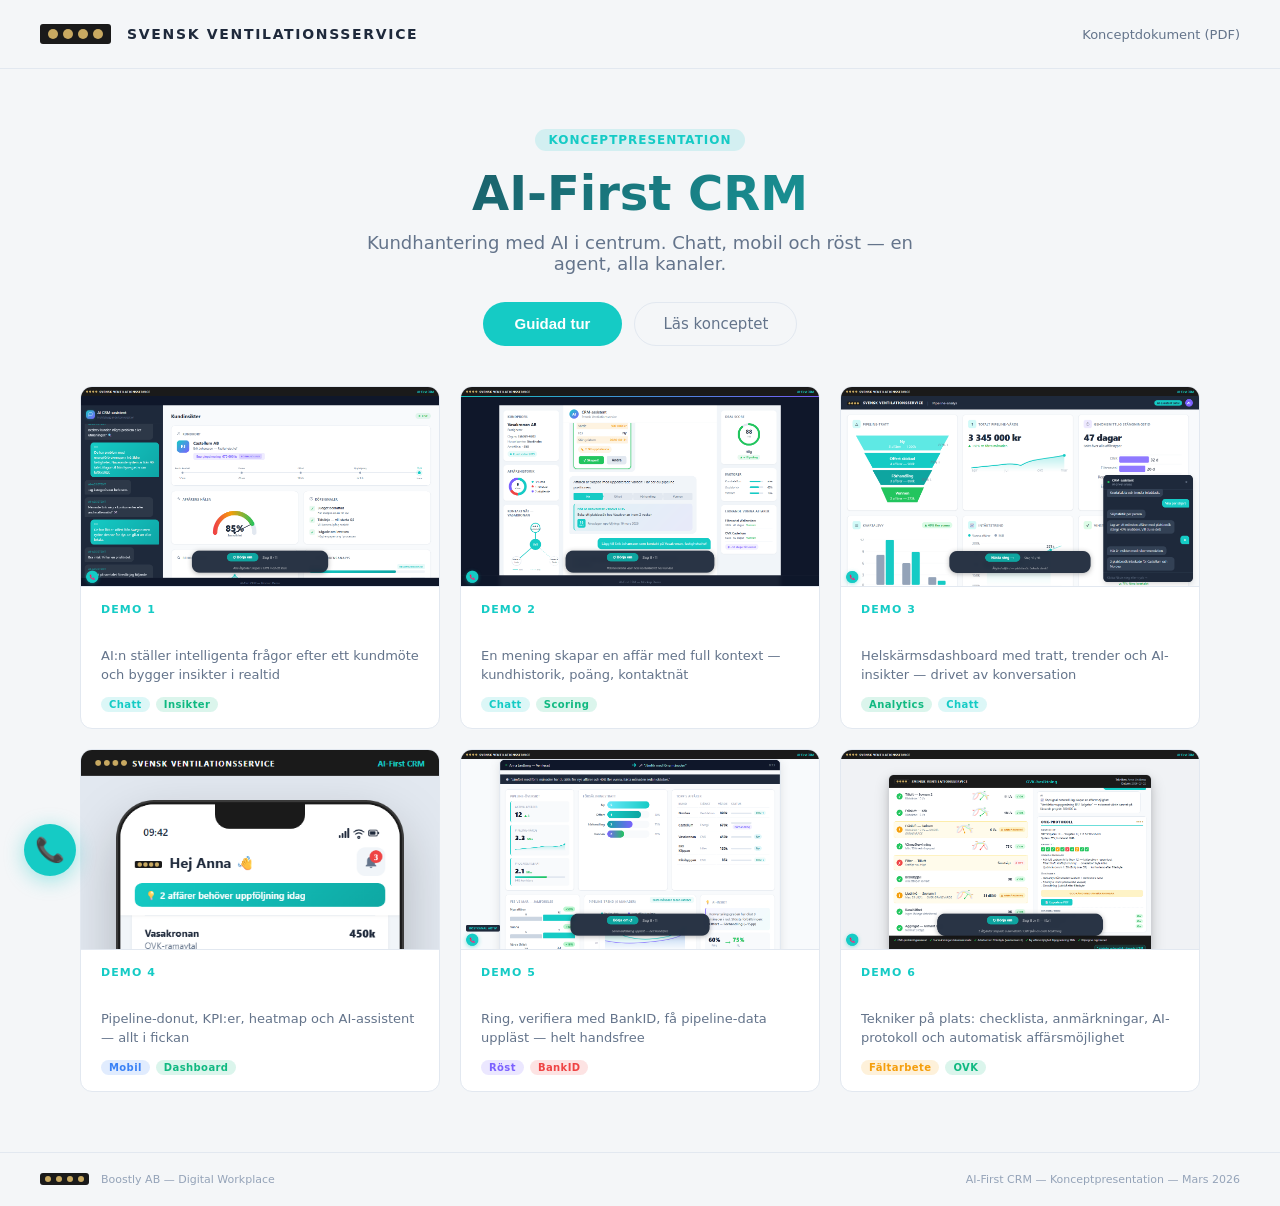
<file: index.html>
<!DOCTYPE html>
<html lang="sv">
<head>
<meta charset="UTF-8">
<meta name="viewport" content="width=device-width, initial-scale=1.0">
<title>AI-First CRM — Svensk Ventilationsservice</title>
<style>
  * { margin: 0; padding: 0; box-sizing: border-box; }
  body {
    font-family: system-ui, -apple-system, 'Segoe UI', sans-serif;
    background: #f4f6f8; color: #1e293b; min-height: 100vh;
    display: flex; flex-direction: column;
  }

  /* ===== HEADER ===== */
  .header {
    padding: 24px 40px;
    display: flex; align-items: center; justify-content: space-between;
    border-bottom: 1px solid #e2e8f0;
  }
  .header-left { display: flex; align-items: center; gap: 16px; }
  .svs-logo { display: flex; gap: 5px; background: #1a1a1a; padding: 5px 8px; border-radius: 3px; }
  .svs-logo span { width: 10px; height: 10px; border-radius: 50%; background: #c8a961; }
  .header-brand { font-size: 14px; font-weight: 700; letter-spacing: 0.12em; text-transform: uppercase; color: #1e293b; }
  .header-right { display: flex; align-items: center; gap: 20px; }
  .header-doc-link {
    color: #64748b; font-size: 13px; text-decoration: none;
    transition: color 0.2s;
  }
  .header-doc-link:hover { color: #15cbc5; }

  /* ===== HERO ===== */
  .hero {
    text-align: center; padding: 60px 40px 40px;
  }
  .hero-badge {
    display: inline-block; background: rgba(21,203,197,0.15); color: #15cbc5;
    padding: 4px 14px; border-radius: 20px; font-size: 12px; font-weight: 700;
    letter-spacing: 0.08em; text-transform: uppercase; margin-bottom: 16px;
  }
  .hero h1 {
    font-size: 48px; font-weight: 800; line-height: 1.1;
    background: linear-gradient(135deg, #1e293b 0%, #15cbc5 100%);
    -webkit-background-clip: text; -webkit-text-fill-color: transparent;
    background-clip: text;
  }
  .hero p {
    font-size: 18px; color: #64748b; font-weight: 300;
    margin-top: 12px; max-width: 600px; margin-left: auto; margin-right: auto;
  }
  .hero-actions { margin-top: 28px; display: flex; gap: 12px; justify-content: center; }
  .btn-tour {
    background: #15cbc5; color: #fff; border: none; padding: 12px 32px;
    border-radius: 24px; font-size: 15px; font-weight: 700; cursor: pointer;
    transition: background 0.2s, transform 0.15s;
  }
  .btn-tour:hover { background: #0ea5a0; transform: translateY(-1px); }
  .btn-doc {
    background: transparent; color: #64748b; border: 1px solid #e2e8f0;
    padding: 12px 28px; border-radius: 24px; font-size: 15px; font-weight: 500;
    cursor: pointer; text-decoration: none; transition: all 0.2s;
  }
  .btn-doc:hover { border-color: #15cbc5; color: #15cbc5; background: rgba(21,203,197,0.05); }

  /* ===== GRID ===== */
  .grid {
    display: grid; grid-template-columns: repeat(3, 1fr); gap: 20px;
    padding: 0 40px 60px; max-width: 1200px; margin: 0 auto; width: 100%;
  }
  .tile {
    background: #ffffff; border-radius: 12px; overflow: hidden;
    border: 1px solid #e2e8f0;
    transition: transform 0.2s, border-color 0.2s, box-shadow 0.2s;
    cursor: pointer; text-decoration: none; color: #fff;
    display: flex; flex-direction: column;
  }
  .tile:hover {
    transform: translateY(-4px);
    border-color: rgba(21,203,197,0.3);
    box-shadow: 0 12px 40px rgba(21,203,197,0.1);
  }
  .tile-img {
    width: 100%; height: 200px; object-fit: cover; object-position: top;
    border-bottom: 1px solid #e2e8f0;
  }
  .tile-body { padding: 16px 20px; flex: 1; display: flex; flex-direction: column; }
  .tile-number {
    font-size: 11px; font-weight: 700; color: #15cbc5;
    letter-spacing: 0.1em; text-transform: uppercase; margin-bottom: 4px;
  }
  .tile-title { font-size: 17px; font-weight: 700; margin-bottom: 6px; }
  .tile-desc { font-size: 13px; color: #64748b; line-height: 1.5; flex: 1; }
  .tile-tags { display: flex; gap: 6px; margin-top: 12px; flex-wrap: wrap; }
  .tile-tag {
    font-size: 10px; padding: 2px 8px; border-radius: 10px; font-weight: 600;
    letter-spacing: 0.04em;
  }
  .tag-chat { background: rgba(21,203,197,0.15); color: #15cbc5; }
  .tag-voice { background: rgba(123,97,255,0.15); color: #7B61FF; }
  .tag-mobile { background: rgba(59,130,246,0.15); color: #3b82f6; }
  .tag-field { background: rgba(245,158,11,0.15); color: #f59e0b; }
  .tag-analytics { background: rgba(16,185,129,0.15); color: #10b981; }
  .tag-auth { background: rgba(239,68,68,0.15); color: #ef4444; }

  /* ===== TOUR OVERLAY ===== */
  .tour-overlay {
    display: none; position: fixed; inset: 0; z-index: 10000;
    background: rgba(15,23,42,0.95); backdrop-filter: blur(8px);
    flex-direction: column; align-items: center; justify-content: center;
  }
  .tour-overlay.active { display: flex; }
  .tour-step-label {
    font-size: 13px; color: rgba(255,255,255,0.4); font-weight: 700;
    letter-spacing: 0.12em; text-transform: uppercase; margin-bottom: 12px;
  }
  .tour-title { font-size: 32px; font-weight: 800; margin-bottom: 8px; text-align: center; }
  .tour-desc {
    font-size: 16px; color: rgba(255,255,255,0.5); font-weight: 300;
    max-width: 500px; text-align: center; margin-bottom: 32px;
  }
  .tour-btn {
    background: #15cbc5; color: #fff; border: none; padding: 14px 40px;
    border-radius: 24px; font-size: 16px; font-weight: 700; cursor: pointer;
    transition: background 0.2s;
  }
  .tour-btn:hover { background: #0ea5a0; }
  .tour-close {
    position: absolute; top: 20px; right: 24px;
    background: none; border: none; color: rgba(255,255,255,0.4);
    font-size: 28px; cursor: pointer; transition: color 0.2s;
  }
  .tour-close:hover { color: #fff; }
  .tour-progress {
    display: flex; gap: 8px; margin-top: 24px;
  }
  .tour-dot {
    width: 8px; height: 8px; border-radius: 50%;
    background: rgba(255,255,255,0.15); transition: background 0.3s;
  }
  .tour-dot.active { background: #15cbc5; }

  /* ===== FOOTER ===== */
  .footer {
    padding: 20px 40px; border-top: 1px solid #e2e8f0;
    display: flex; justify-content: space-between; align-items: center;
    margin-top: auto;
  }
  .footer-left { display: flex; align-items: center; gap: 12px; }
  .footer-boostly { font-size: 11px; color: #94a3b8; font-weight: 300; }
  .footer-right { font-size: 11px; color: #94a3b8; }

  /* ===== VOICE FAB ===== */
  .voice-fab { position: fixed; bottom: 24px; left: 24px; z-index: 9998; cursor: pointer; }
  .voice-fab-icon {
    width: 52px; height: 52px; border-radius: 50%; background: #15cbc5;
    display: flex; align-items: center; justify-content: center;
    font-size: 24px; box-shadow: 0 4px 20px rgba(21,203,197,0.4);
    transition: transform 0.2s;
  }
  .voice-fab:hover .voice-fab-icon { transform: scale(1.1); }
  .voice-fab-tooltip {
    position: absolute; bottom: 62px; left: 0;
    background: #fff; color: #1e293b; padding: 12px 16px;
    border-radius: 10px; font-size: 13px; line-height: 1.6;
    white-space: nowrap; opacity: 0; pointer-events: none;
    transition: opacity 0.2s; box-shadow: 0 4px 20px rgba(0,0,0,0.15);
    border: 1px solid #e2e8f0;
  }
  .voice-fab.open .voice-fab-tooltip { opacity: 1; pointer-events: auto; }

  @media (max-width: 900px) { .grid { grid-template-columns: repeat(2, 1fr); } }
  @media (max-width: 600px) {
    .grid { grid-template-columns: 1fr; padding: 0 20px 40px; }
    .hero h1 { font-size: 32px; }
    .header { padding: 16px 20px; }
  }
</style>
</head>
<body>

<!-- HEADER -->
<div class="header">
  <div class="header-left">
    <div class="svs-logo"><span></span><span></span><span></span><span></span></div>
    <div class="header-brand">Svensk Ventilationsservice</div>
  </div>
  <div class="header-right">
    <a class="header-doc-link" href="AI-First-CRM-Koncept.html">Konceptdokument (PDF)</a>
  </div>
</div>

<!-- HERO -->
<div class="hero">
  <div class="hero-badge">Konceptpresentation</div>
  <h1>AI-First CRM</h1>
  <p>Kundhantering med AI i centrum. Chatt, mobil och r&ouml;st &mdash; en agent, alla kanaler.</p>
  <div class="hero-actions">
    <button class="btn-tour" onclick="startTour()">Guidad tur</button>
    <a class="btn-doc" href="AI-First-CRM-Koncept.html">L&auml;s konceptet</a>
  </div>
</div>

<!-- DEMO GRID -->
<div class="grid">

  <a class="tile" href="mockups/01-voice-transcript.html" id="tile1">
    <img class="tile-img" src="screenshots/01-smart-followup.png" alt="">
    <div class="tile-body">
      <div class="tile-number">Demo 1</div>
      <div class="tile-title">Smart uppf&ouml;ljning</div>
      <div class="tile-desc">AI:n st&auml;ller intelligenta fr&aring;gor efter ett kundm&ouml;te och bygger insikter i realtid</div>
      <div class="tile-tags">
        <span class="tile-tag tag-chat">Chatt</span>
        <span class="tile-tag tag-analytics">Insikter</span>
      </div>
    </div>
  </a>

  <a class="tile" href="mockups/02-chat-to-action.html" id="tile2">
    <img class="tile-img" src="screenshots/02-deal-creation.png" alt="">
    <div class="tile-body">
      <div class="tile-number">Demo 2</div>
      <div class="tile-title">Aff&auml;r via chatt</div>
      <div class="tile-desc">En mening skapar en aff&auml;r med full kontext &mdash; kundhistorik, po&auml;ng, kontaktn&auml;t</div>
      <div class="tile-tags">
        <span class="tile-tag tag-chat">Chatt</span>
        <span class="tile-tag tag-analytics">Scoring</span>
      </div>
    </div>
  </a>

  <a class="tile" href="mockups/03-pipeline-drilldown.html" id="tile3">
    <img class="tile-img" src="screenshots/03-analytics-trends.png" alt="">
    <div class="tile-body">
      <div class="tile-number">Demo 3</div>
      <div class="tile-title">Pipeline-analys</div>
      <div class="tile-desc">Helsk&auml;rmsdashboard med tratt, trender och AI-insikter &mdash; drivet av konversation</div>
      <div class="tile-tags">
        <span class="tile-tag tag-analytics">Analytics</span>
        <span class="tile-tag tag-chat">Chatt</span>
      </div>
    </div>
  </a>

  <a class="tile" href="mockups/04-mobile-notifications.html" id="tile4">
    <img class="tile-img" src="screenshots/04-mobile-dash.png" alt="">
    <div class="tile-body">
      <div class="tile-number">Demo 4</div>
      <div class="tile-title">Mobil dashboard</div>
      <div class="tile-desc">Pipeline-donut, KPI:er, heatmap och AI-assistent &mdash; allt i fickan</div>
      <div class="tile-tags">
        <span class="tile-tag tag-mobile">Mobil</span>
        <span class="tile-tag tag-analytics">Dashboard</span>
      </div>
    </div>
  </a>

  <a class="tile" href="mockups/05-bankid-auth.html" id="tile5">
    <img class="tile-img" src="screenshots/05-bankid.png" alt="">
    <div class="tile-body">
      <div class="tile-number">Demo 5</div>
      <div class="tile-title">R&ouml;st + BankID</div>
      <div class="tile-desc">Ring, verifiera med BankID, f&aring; pipeline-data uppläst &mdash; helt handsfree</div>
      <div class="tile-tags">
        <span class="tile-tag tag-voice">R&ouml;st</span>
        <span class="tile-tag tag-auth">BankID</span>
      </div>
    </div>
  </a>

  <a class="tile" href="mockups/06-ovk-inspection.html" id="tile6">
    <img class="tile-img" src="screenshots/06-ovk-inspection.png" alt="">
    <div class="tile-body">
      <div class="tile-number">Demo 6</div>
      <div class="tile-title">OVK-besiktning</div>
      <div class="tile-desc">Tekniker p&aring; plats: checklista, anm&auml;rkningar, AI-protokoll och automatisk aff&auml;rsm&ouml;jlighet</div>
      <div class="tile-tags">
        <span class="tile-tag tag-field">F&auml;ltarbete</span>
        <span class="tile-tag tag-analytics">OVK</span>
      </div>
    </div>
  </a>

</div>

<!-- VOICE FAB -->
<div class="voice-fab" onclick="this.classList.toggle('open')">
  <div class="voice-fab-icon">&#128222;</div>
  <div class="voice-fab-tooltip">
    <strong>Ring CRM-assistenten</strong><br>
    +46 8 123 45 67<br>
    <span style="font-size:11px;opacity:0.7">Identifiera med BankID</span>
  </div>
</div>

<!-- GUIDED TOUR OVERLAY -->
<div class="tour-overlay" id="tourOverlay">
  <button class="tour-close" onclick="closeTour()">&times;</button>
  <div class="tour-step-label" id="tourStepLabel">Steg 1 av 6</div>
  <div class="tour-title" id="tourTitle"></div>
  <div class="tour-desc" id="tourDesc"></div>
  <button class="tour-btn" id="tourBtn" onclick="tourNext()">Visa demo</button>
  <div class="tour-progress" id="tourProgress"></div>
</div>

<!-- FOOTER -->
<div class="footer">
  <div class="footer-left">
    <div class="svs-logo" style="padding:3px 5px"><span style="width:6px;height:6px"></span><span style="width:6px;height:6px"></span><span style="width:6px;height:6px"></span><span style="width:6px;height:6px"></span></div>
    <span class="footer-boostly">Boostly AB &mdash; Digital Workplace</span>
  </div>
  <div class="footer-right">AI-First CRM &mdash; Konceptpresentation &mdash; Mars 2026</div>
</div>

<script>
// Guided tour — "A day in the life of Anna"
const tourSteps = [
  {
    tile: 'tile4', title: 'Morgon: Mobil dashboard',
    desc: 'Anna \u00f6ppnar appen p\u00e5 v\u00e4g till jobbet. Pipeline-donut, KPI:er och AI-assistenten visar vad som beh\u00f6ver uppm\u00e4rksamhet idag.',
    url: 'mockups/04-mobile-notifications.html'
  },
  {
    tile: 'tile2', title: 'F\u00f6rmiddag: Ny aff\u00e4r via chatt',
    desc: 'Anna skapar en aff\u00e4r med en mening i Teams. AI:n visar kundhistorik, po\u00e4ngs\u00e4tter aff\u00e4ren och kopplar kontakter automatiskt.',
    url: 'mockups/02-chat-to-action.html'
  },
  {
    tile: 'tile6', title: 'Lunch: OVK-besiktning p\u00e5 plats',
    desc: 'Teknikern utf\u00f6r en OVK. AI:n hj\u00e4lper med checklistan, skapar arbetsordrar och uppt\u00e4cker en uppgraderingsm\u00f6jlighet v\u00e4rd 380k.',
    url: 'mockups/06-ovk-inspection.html'
  },
  {
    tile: 'tile5', title: 'Eftermiddag: R\u00f6stsamtal fr\u00e5n bilen',
    desc: 'Anna ringer CRM-assistenten, identifierar sig med BankID och f\u00e5r pipeline-data uppläst medan hon k\u00f6r.',
    url: 'mockups/05-bankid-auth.html'
  },
  {
    tile: 'tile1', title: 'Kundm\u00f6te: Smart uppf\u00f6ljning',
    desc: 'Efter m\u00f6tet loggar Anna samtalet. AI:n fr\u00e5gar om k\u00f6psignaler, problem och konkurrenter \u2014 och bygger en komplett insiktspanel.',
    url: 'mockups/01-voice-transcript.html'
  },
  {
    tile: 'tile3', title: 'Kv\u00e4ll: Pipeline-analys',
    desc: 'Anna fr\u00e5gar \u201dVisa min pipeline\u201d och f\u00e5r en helsk\u00e4rmsdashboard med tratt, trender, s\u00e4ljartavla och AI-insikter.',
    url: 'mockups/03-pipeline-drilldown.html'
  }
];

let tourStep = 0;

function startTour() {
  tourStep = 0;
  showTourStep();
  document.getElementById('tourOverlay').classList.add('active');
}

function closeTour() {
  document.getElementById('tourOverlay').classList.remove('active');
}

function showTourStep() {
  const s = tourSteps[tourStep];
  document.getElementById('tourStepLabel').textContent = `Steg ${tourStep + 1} av ${tourSteps.length}`;
  document.getElementById('tourTitle').textContent = s.title;
  document.getElementById('tourDesc').textContent = s.desc;
  document.getElementById('tourBtn').textContent = tourStep < tourSteps.length - 1 ? 'Visa demo \u2192' : 'Visa sista demo \u2192';

  // Build progress dots
  const prog = document.getElementById('tourProgress');
  prog.innerHTML = '';
  for (let i = 0; i < tourSteps.length; i++) {
    const dot = document.createElement('div');
    dot.className = 'tour-dot' + (i === tourStep ? ' active' : '');
    prog.appendChild(dot);
  }

  // Highlight the corresponding tile
  document.querySelectorAll('.tile').forEach(t => t.style.outline = 'none');
  const tile = document.getElementById(s.tile);
  if (tile) {
    tile.style.outline = '2px solid #15cbc5';
    tile.style.outlineOffset = '4px';
  }
}

function tourNext() {
  const s = tourSteps[tourStep];
  // Open the demo in a new tab
  window.open(s.url, '_blank');

  tourStep++;
  if (tourStep < tourSteps.length) {
    showTourStep();
  } else {
    closeTour();
    document.querySelectorAll('.tile').forEach(t => t.style.outline = 'none');
  }
}

// Keyboard: Escape closes tour
document.addEventListener('keydown', (e) => {
  if (e.key === 'Escape') closeTour();
});
</script>

</body>
</html>
</file>
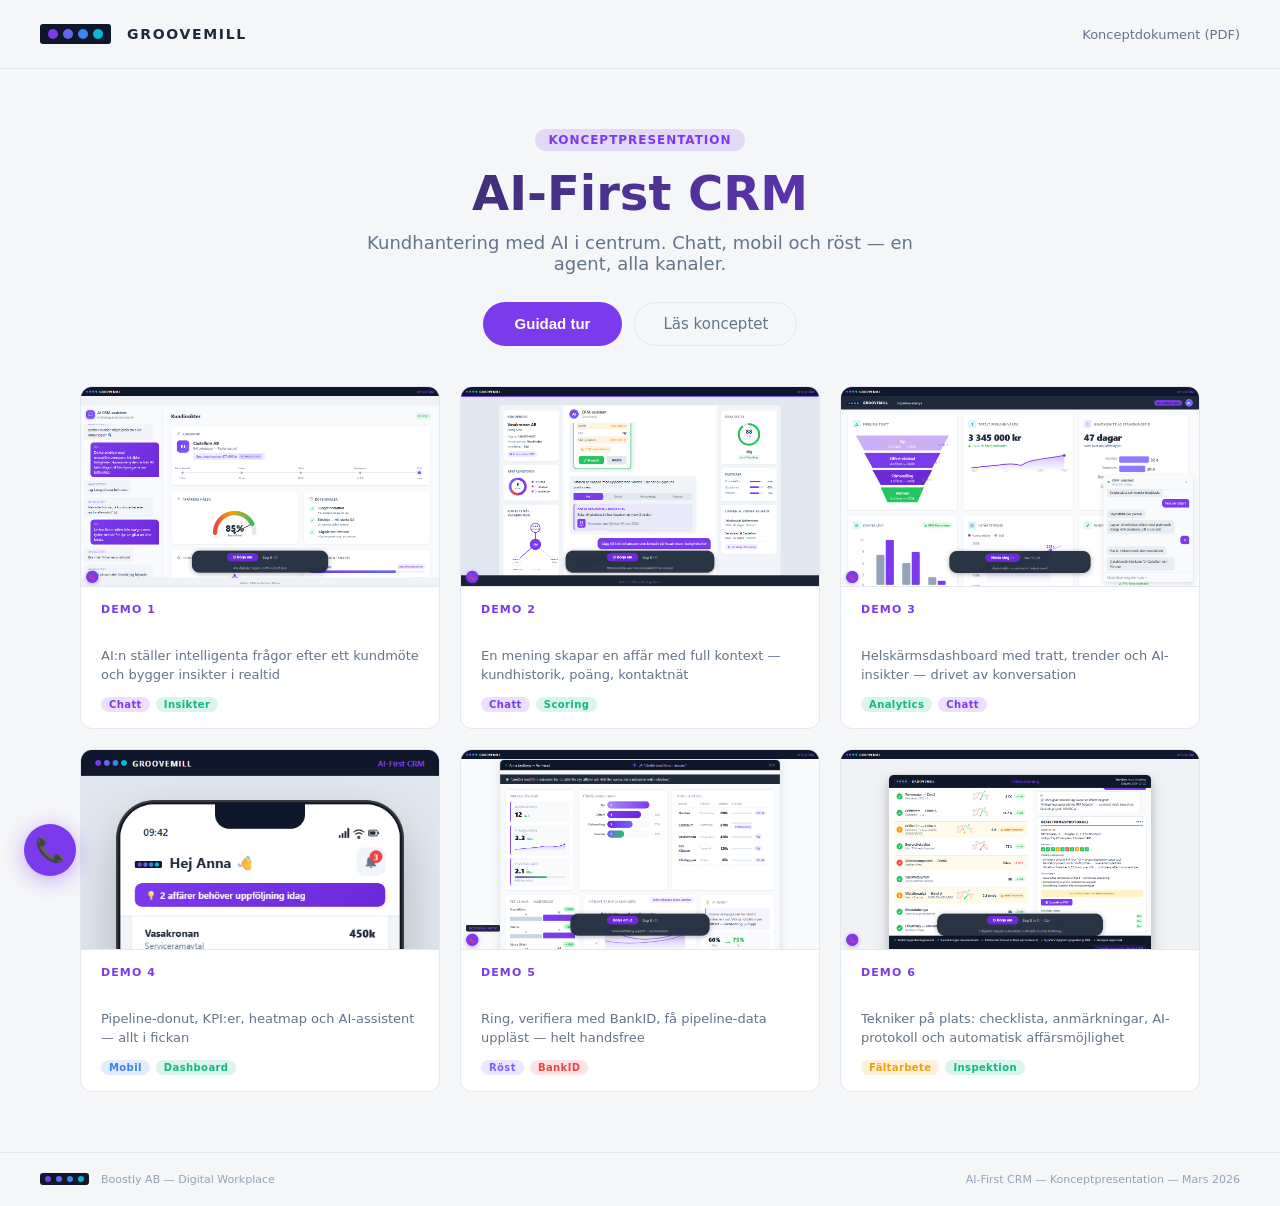
<file: Human/index.html>
<!DOCTYPE html>
<html lang="sv">
<head>
<meta charset="UTF-8">
<meta name="viewport" content="width=device-width, initial-scale=1.0">
<title>AI-First CRM — Groovemill</title>
<style>
  * { margin: 0; padding: 0; box-sizing: border-box; }
  body {
    font-family: system-ui, -apple-system, 'Segoe UI', sans-serif;
    background: #f4f6f8; color: #1e293b; min-height: 100vh;
    display: flex; flex-direction: column;
  }

  /* ===== HEADER ===== */
  .header {
    padding: 24px 40px;
    display: flex; align-items: center; justify-content: space-between;
    border-bottom: 1px solid #e2e8f0;
  }
  .header-left { display: flex; align-items: center; gap: 16px; }
  .gm-logo { display: flex; gap: 5px; background: #0F172A; padding: 5px 8px; border-radius: 3px; }
  .gm-logo span { width: 10px; height: 10px; border-radius: 50%; }
  .gm-logo span:nth-child(1) { background: #7C3AED; }
  .gm-logo span:nth-child(2) { background: #6366F1; }
  .gm-logo span:nth-child(3) { background: #3B82F6; }
  .gm-logo span:nth-child(4) { background: #06B6D4; }
  .header-brand { font-size: 14px; font-weight: 700; letter-spacing: 0.12em; text-transform: uppercase; color: #1e293b; }
  .header-right { display: flex; align-items: center; gap: 20px; }
  .header-doc-link {
    color: #64748b; font-size: 13px; text-decoration: none;
    transition: color 0.2s;
  }
  .header-doc-link:hover { color: #7C3AED; }

  /* ===== HERO ===== */
  .hero {
    text-align: center; padding: 60px 40px 40px;
  }
  .hero-badge {
    display: inline-block; background: rgba(124,58,237,0.15); color: #7C3AED;
    padding: 4px 14px; border-radius: 20px; font-size: 12px; font-weight: 700;
    letter-spacing: 0.08em; text-transform: uppercase; margin-bottom: 16px;
  }
  .hero h1 {
    font-size: 48px; font-weight: 800; line-height: 1.1;
    background: linear-gradient(135deg, #1e293b 0%, #7C3AED 100%);
    -webkit-background-clip: text; -webkit-text-fill-color: transparent;
    background-clip: text;
  }
  .hero p {
    font-size: 18px; color: #64748b; font-weight: 300;
    margin-top: 12px; max-width: 600px; margin-left: auto; margin-right: auto;
  }
  .hero-actions { margin-top: 28px; display: flex; gap: 12px; justify-content: center; }
  .btn-tour {
    background: #7C3AED; color: #fff; border: none; padding: 12px 32px;
    border-radius: 24px; font-size: 15px; font-weight: 700; cursor: pointer;
    transition: background 0.2s, transform 0.15s;
  }
  .btn-tour:hover { background: #6D28D9; transform: translateY(-1px); }
  .btn-doc {
    background: transparent; color: #64748b; border: 1px solid #e2e8f0;
    padding: 12px 28px; border-radius: 24px; font-size: 15px; font-weight: 500;
    cursor: pointer; text-decoration: none; transition: all 0.2s;
  }
  .btn-doc:hover { border-color: #7C3AED; color: #7C3AED; background: rgba(124,58,237,0.08); }

  /* ===== GRID ===== */
  .grid {
    display: grid; grid-template-columns: repeat(3, 1fr); gap: 20px;
    padding: 0 40px 60px; max-width: 1200px; margin: 0 auto; width: 100%;
  }
  .tile {
    background: #ffffff; border-radius: 12px; overflow: hidden;
    border: 1px solid #e2e8f0;
    transition: transform 0.2s, border-color 0.2s, box-shadow 0.2s;
    cursor: pointer; text-decoration: none; color: #fff;
    display: flex; flex-direction: column;
  }
  .tile:hover {
    transform: translateY(-4px);
    border-color: rgba(124,58,237,0.3);
    box-shadow: 0 12px 40px rgba(124,58,237,0.1);
  }
  .tile-img {
    width: 100%; height: 200px; object-fit: cover; object-position: top;
    border-bottom: 1px solid #e2e8f0;
  }
  .tile-body { padding: 16px 20px; flex: 1; display: flex; flex-direction: column; }
  .tile-number {
    font-size: 11px; font-weight: 700; color: #7C3AED;
    letter-spacing: 0.1em; text-transform: uppercase; margin-bottom: 4px;
  }
  .tile-title { font-size: 17px; font-weight: 700; margin-bottom: 6px; }
  .tile-desc { font-size: 13px; color: #64748b; line-height: 1.5; flex: 1; }
  .tile-tags { display: flex; gap: 6px; margin-top: 12px; flex-wrap: wrap; }
  .tile-tag {
    font-size: 10px; padding: 2px 8px; border-radius: 10px; font-weight: 600;
    letter-spacing: 0.04em;
  }
  .tag-chat { background: rgba(124,58,237,0.15); color: #7C3AED; }
  .tag-voice { background: rgba(123,97,255,0.15); color: #7B61FF; }
  .tag-mobile { background: rgba(59,130,246,0.15); color: #3b82f6; }
  .tag-field { background: rgba(245,158,11,0.15); color: #f59e0b; }
  .tag-analytics { background: rgba(16,185,129,0.15); color: #10b981; }
  .tag-auth { background: rgba(239,68,68,0.15); color: #ef4444; }

  /* ===== TOUR OVERLAY ===== */
  .tour-overlay {
    display: none; position: fixed; inset: 0; z-index: 10000;
    background: rgba(15,23,42,0.95); backdrop-filter: blur(8px);
    flex-direction: column; align-items: center; justify-content: center;
  }
  .tour-overlay.active { display: flex; }
  .tour-step-label {
    font-size: 13px; color: rgba(255,255,255,0.4); font-weight: 700;
    letter-spacing: 0.12em; text-transform: uppercase; margin-bottom: 12px;
  }
  .tour-title { font-size: 32px; font-weight: 800; margin-bottom: 8px; text-align: center; }
  .tour-desc {
    font-size: 16px; color: rgba(255,255,255,0.5); font-weight: 300;
    max-width: 500px; text-align: center; margin-bottom: 32px;
  }
  .tour-btn {
    background: #7C3AED; color: #fff; border: none; padding: 14px 40px;
    border-radius: 24px; font-size: 16px; font-weight: 700; cursor: pointer;
    transition: background 0.2s;
  }
  .tour-btn:hover { background: #6D28D9; }
  .tour-close {
    position: absolute; top: 20px; right: 24px;
    background: none; border: none; color: rgba(255,255,255,0.4);
    font-size: 28px; cursor: pointer; transition: color 0.2s;
  }
  .tour-close:hover { color: #fff; }
  .tour-progress {
    display: flex; gap: 8px; margin-top: 24px;
  }
  .tour-dot {
    width: 8px; height: 8px; border-radius: 50%;
    background: rgba(255,255,255,0.15); transition: background 0.3s;
  }
  .tour-dot.active { background: #7C3AED; }

  /* ===== FOOTER ===== */
  .footer {
    padding: 20px 40px; border-top: 1px solid #e2e8f0;
    display: flex; justify-content: space-between; align-items: center;
    margin-top: auto;
  }
  .footer-left { display: flex; align-items: center; gap: 12px; }
  .footer-boostly { font-size: 11px; color: #94a3b8; font-weight: 300; }
  .footer-right { font-size: 11px; color: #94a3b8; }

  /* ===== VOICE FAB ===== */
  .voice-fab { position: fixed; bottom: 24px; left: 24px; z-index: 9998; cursor: pointer; }
  .voice-fab-icon {
    width: 52px; height: 52px; border-radius: 50%; background: #7C3AED;
    display: flex; align-items: center; justify-content: center;
    font-size: 24px; box-shadow: 0 4px 20px rgba(124,58,237,0.4);
    transition: transform 0.2s;
  }
  .voice-fab:hover .voice-fab-icon { transform: scale(1.1); }
  .voice-fab-tooltip {
    position: absolute; bottom: 62px; left: 0;
    background: #fff; color: #1e293b; padding: 12px 16px;
    border-radius: 10px; font-size: 13px; line-height: 1.6;
    white-space: nowrap; opacity: 0; pointer-events: none;
    transition: opacity 0.2s; box-shadow: 0 4px 20px rgba(0,0,0,0.15);
    border: 1px solid #e2e8f0;
  }
  .voice-fab.open .voice-fab-tooltip { opacity: 1; pointer-events: auto; }

  @media (max-width: 900px) { .grid { grid-template-columns: repeat(2, 1fr); } }
  @media (max-width: 600px) {
    .grid { grid-template-columns: 1fr; padding: 0 20px 40px; }
    .hero h1 { font-size: 32px; }
    .header { padding: 16px 20px; }
  }
</style>
</head>
<body>

<!-- HEADER -->
<div class="header">
  <div class="header-left">
    <div class="gm-logo"><span></span><span></span><span></span><span></span></div>
    <div class="header-brand">Groovemill</div>
  </div>
  <div class="header-right">
    <a class="header-doc-link" href="AI-First-CRM-Koncept.html">Konceptdokument (PDF)</a>
  </div>
</div>

<!-- HERO -->
<div class="hero">
  <div class="hero-badge">Konceptpresentation</div>
  <h1>AI-First CRM</h1>
  <p>Kundhantering med AI i centrum. Chatt, mobil och r&ouml;st &mdash; en agent, alla kanaler.</p>
  <div class="hero-actions">
    <button class="btn-tour" onclick="startTour()">Guidad tur</button>
    <a class="btn-doc" href="AI-First-CRM-Koncept.html">L&auml;s konceptet</a>
  </div>
</div>

<!-- DEMO GRID -->
<div class="grid">

  <a class="tile" href="mockups/01-voice-transcript.html" id="tile1">
    <img class="tile-img" src="screenshots/01-smart-followup.png" alt="">
    <div class="tile-body">
      <div class="tile-number">Demo 1</div>
      <div class="tile-title">Smart uppf&ouml;ljning</div>
      <div class="tile-desc">AI:n st&auml;ller intelligenta fr&aring;gor efter ett kundm&ouml;te och bygger insikter i realtid</div>
      <div class="tile-tags">
        <span class="tile-tag tag-chat">Chatt</span>
        <span class="tile-tag tag-analytics">Insikter</span>
      </div>
    </div>
  </a>

  <a class="tile" href="mockups/02-chat-to-action.html" id="tile2">
    <img class="tile-img" src="screenshots/02-deal-creation.png" alt="">
    <div class="tile-body">
      <div class="tile-number">Demo 2</div>
      <div class="tile-title">Aff&auml;r via chatt</div>
      <div class="tile-desc">En mening skapar en aff&auml;r med full kontext &mdash; kundhistorik, po&auml;ng, kontaktn&auml;t</div>
      <div class="tile-tags">
        <span class="tile-tag tag-chat">Chatt</span>
        <span class="tile-tag tag-analytics">Scoring</span>
      </div>
    </div>
  </a>

  <a class="tile" href="mockups/03-pipeline-drilldown.html" id="tile3">
    <img class="tile-img" src="screenshots/03-analytics-trends.png" alt="">
    <div class="tile-body">
      <div class="tile-number">Demo 3</div>
      <div class="tile-title">Pipeline-analys</div>
      <div class="tile-desc">Helsk&auml;rmsdashboard med tratt, trender och AI-insikter &mdash; drivet av konversation</div>
      <div class="tile-tags">
        <span class="tile-tag tag-analytics">Analytics</span>
        <span class="tile-tag tag-chat">Chatt</span>
      </div>
    </div>
  </a>

  <a class="tile" href="mockups/04-mobile-notifications.html" id="tile4">
    <img class="tile-img" src="screenshots/04-mobile-dash.png" alt="">
    <div class="tile-body">
      <div class="tile-number">Demo 4</div>
      <div class="tile-title">Mobil dashboard</div>
      <div class="tile-desc">Pipeline-donut, KPI:er, heatmap och AI-assistent &mdash; allt i fickan</div>
      <div class="tile-tags">
        <span class="tile-tag tag-mobile">Mobil</span>
        <span class="tile-tag tag-analytics">Dashboard</span>
      </div>
    </div>
  </a>

  <a class="tile" href="mockups/05-bankid-auth.html" id="tile5">
    <img class="tile-img" src="screenshots/05-bankid.png" alt="">
    <div class="tile-body">
      <div class="tile-number">Demo 5</div>
      <div class="tile-title">R&ouml;st + BankID</div>
      <div class="tile-desc">Ring, verifiera med BankID, f&aring; pipeline-data uppläst &mdash; helt handsfree</div>
      <div class="tile-tags">
        <span class="tile-tag tag-voice">R&ouml;st</span>
        <span class="tile-tag tag-auth">BankID</span>
      </div>
    </div>
  </a>

  <a class="tile" href="mockups/06-ovk-inspection.html" id="tile6">
    <img class="tile-img" src="screenshots/06-ovk-inspection.png" alt="">
    <div class="tile-body">
      <div class="tile-number">Demo 6</div>
      <div class="tile-title">F&auml;ltbesiktning</div>
      <div class="tile-desc">Tekniker p&aring; plats: checklista, anm&auml;rkningar, AI-protokoll och automatisk aff&auml;rsm&ouml;jlighet</div>
      <div class="tile-tags">
        <span class="tile-tag tag-field">F&auml;ltarbete</span>
        <span class="tile-tag tag-analytics">Inspektion</span>
      </div>
    </div>
  </a>

</div>

<!-- VOICE FAB -->
<div class="voice-fab" onclick="this.classList.toggle('open')">
  <div class="voice-fab-icon">&#128222;</div>
  <div class="voice-fab-tooltip">
    <strong>Ring CRM-assistenten</strong><br>
    +46 8 123 45 67<br>
    <span style="font-size:11px;opacity:0.7">Identifiera med BankID</span>
  </div>
</div>

<!-- GUIDED TOUR OVERLAY -->
<div class="tour-overlay" id="tourOverlay">
  <button class="tour-close" onclick="closeTour()">&times;</button>
  <div class="tour-step-label" id="tourStepLabel">Steg 1 av 6</div>
  <div class="tour-title" id="tourTitle"></div>
  <div class="tour-desc" id="tourDesc"></div>
  <button class="tour-btn" id="tourBtn" onclick="tourNext()">Visa demo</button>
  <div class="tour-progress" id="tourProgress"></div>
</div>

<!-- FOOTER -->
<div class="footer">
  <div class="footer-left">
    <div class="gm-logo" style="padding:3px 5px"><span style="width:6px;height:6px"></span><span style="width:6px;height:6px"></span><span style="width:6px;height:6px"></span><span style="width:6px;height:6px"></span></div>
    <span class="footer-boostly">Boostly AB &mdash; Digital Workplace</span>
  </div>
  <div class="footer-right">AI-First CRM &mdash; Konceptpresentation &mdash; Mars 2026</div>
</div>

<script>
// Guided tour — "A day in the life of Anna"
const tourSteps = [
  {
    tile: 'tile4', title: 'Morgon: Mobil dashboard',
    desc: 'Anna \u00f6ppnar appen p\u00e5 v\u00e4g till jobbet. Pipeline-donut, KPI:er och AI-assistenten visar vad som beh\u00f6ver uppm\u00e4rksamhet idag.',
    url: 'mockups/04-mobile-notifications.html'
  },
  {
    tile: 'tile2', title: 'F\u00f6rmiddag: Ny aff\u00e4r via chatt',
    desc: 'Anna skapar en aff\u00e4r med en mening i Teams. AI:n visar kundhistorik, po\u00e4ngs\u00e4tter aff\u00e4ren och kopplar kontakter automatiskt.',
    url: 'mockups/02-chat-to-action.html'
  },
  {
    tile: 'tile6', title: 'Lunch: F\u00e4ltbesiktning p\u00e5 plats',
    desc: 'Teknikern utf\u00f6r en besiktning. AI:n hj\u00e4lper med checklistan, skapar arbetsordrar och uppt\u00e4cker en uppgraderingsm\u00f6jlighet v\u00e4rd 380k.',
    url: 'mockups/06-ovk-inspection.html'
  },
  {
    tile: 'tile5', title: 'Eftermiddag: R\u00f6stsamtal fr\u00e5n bilen',
    desc: 'Anna ringer CRM-assistenten, identifierar sig med BankID och f\u00e5r pipeline-data uppläst medan hon k\u00f6r.',
    url: 'mockups/05-bankid-auth.html'
  },
  {
    tile: 'tile1', title: 'Kundm\u00f6te: Smart uppf\u00f6ljning',
    desc: 'Efter m\u00f6tet loggar Anna samtalet. AI:n fr\u00e5gar om k\u00f6psignaler, problem och konkurrenter \u2014 och bygger en komplett insiktspanel.',
    url: 'mockups/01-voice-transcript.html'
  },
  {
    tile: 'tile3', title: 'Kv\u00e4ll: Pipeline-analys',
    desc: 'Anna fr\u00e5gar \u201dVisa min pipeline\u201d och f\u00e5r en helsk\u00e4rmsdashboard med tratt, trender, s\u00e4ljartavla och AI-insikter.',
    url: 'mockups/03-pipeline-drilldown.html'
  }
];

let tourStep = 0;

function startTour() {
  tourStep = 0;
  showTourStep();
  document.getElementById('tourOverlay').classList.add('active');
}

function closeTour() {
  document.getElementById('tourOverlay').classList.remove('active');
}

function showTourStep() {
  const s = tourSteps[tourStep];
  document.getElementById('tourStepLabel').textContent = `Steg ${tourStep + 1} av ${tourSteps.length}`;
  document.getElementById('tourTitle').textContent = s.title;
  document.getElementById('tourDesc').textContent = s.desc;
  document.getElementById('tourBtn').textContent = tourStep < tourSteps.length - 1 ? 'Visa demo \u2192' : 'Visa sista demo \u2192';

  // Build progress dots
  const prog = document.getElementById('tourProgress');
  prog.innerHTML = '';
  for (let i = 0; i < tourSteps.length; i++) {
    const dot = document.createElement('div');
    dot.className = 'tour-dot' + (i === tourStep ? ' active' : '');
    prog.appendChild(dot);
  }

  // Highlight the corresponding tile
  document.querySelectorAll('.tile').forEach(t => t.style.outline = 'none');
  const tile = document.getElementById(s.tile);
  if (tile) {
    tile.style.outline = '2px solid #7C3AED';
    tile.style.outlineOffset = '4px';
  }
}

function tourNext() {
  const s = tourSteps[tourStep];
  // Open the demo in a new tab
  window.open(s.url, '_blank');

  tourStep++;
  if (tourStep < tourSteps.length) {
    showTourStep();
  } else {
    closeTour();
    document.querySelectorAll('.tile').forEach(t => t.style.outline = 'none');
  }
}

// Keyboard: Escape closes tour
document.addEventListener('keydown', (e) => {
  if (e.key === 'Escape') closeTour();
});
</script>

</body>
</html>
</file>
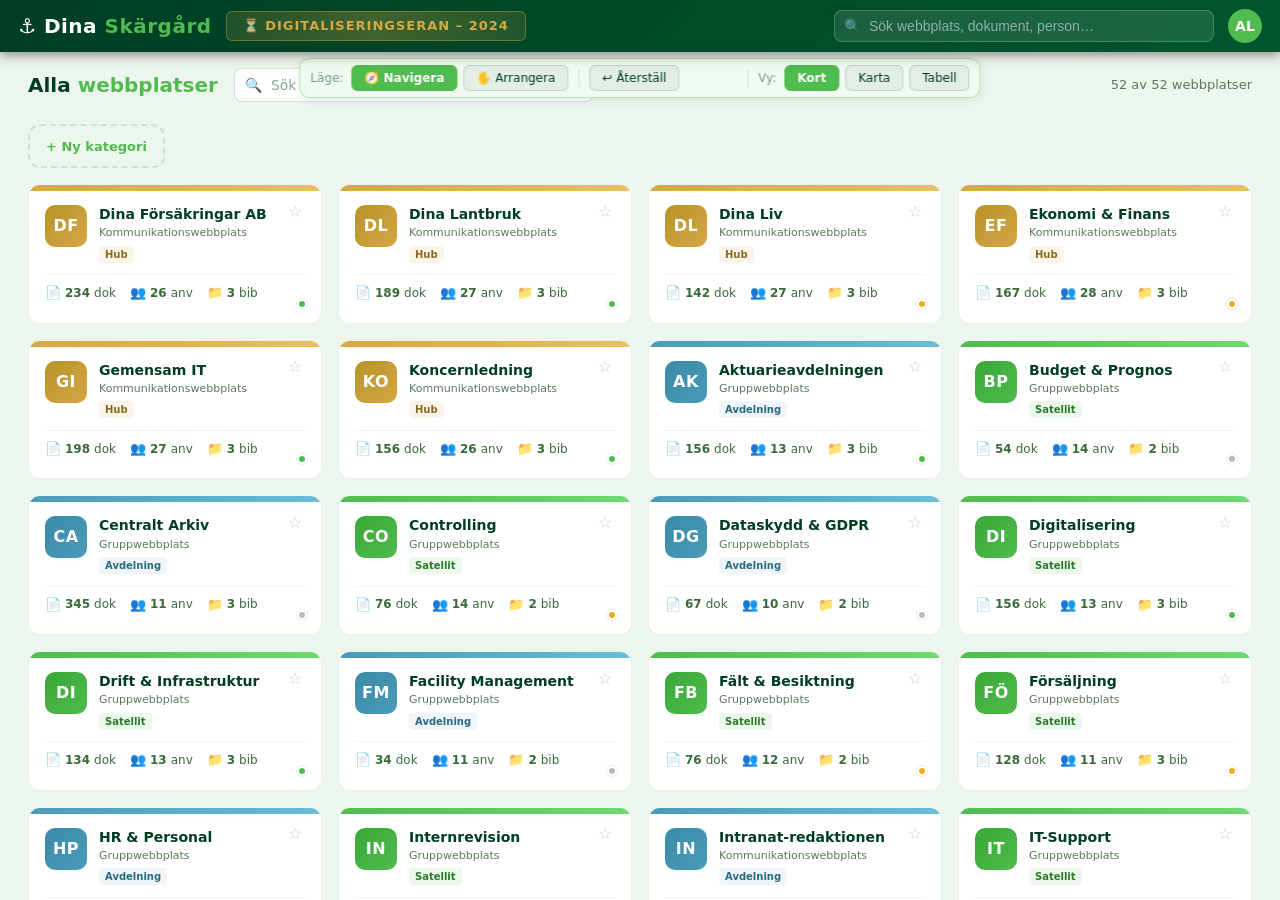
<file: mockup-10-skargard-painted.html>
<!DOCTYPE html>
<html lang="sv">
<head>
<meta charset="UTF-8">
<meta name="viewport" content="width=device-width, initial-scale=1.0">
<title>Dina Skärgård – Painted Archipelago</title>
<link rel="stylesheet" href="mockup-shared.css">
<style>
*,*::before,*::after{box-sizing:border-box;margin:0;padding:0}
:root{--dk:#003e23;--pk:#50bb4e;--pg:#edf6ed;--gold:#d4a843;--ocean1:#1a7868;--ocean2:#228870;--ocean3:#2a9878;--panelw:380px}
html,body{width:100%;height:100%;overflow:hidden;font-family:'Segoe UI',system-ui,sans-serif;background:var(--ocean1)}
#topbar{position:fixed;top:0;left:0;right:0;height:52px;background:linear-gradient(135deg,var(--dk),#00562f);display:flex;align-items:center;padding:0 18px;z-index:900;box-shadow:0 2px 12px rgba(0,0,0,.5);gap:14px}
#topbar .logo{font-size:20px;font-weight:700;color:#fff;white-space:nowrap;letter-spacing:.5px}
#topbar .logo span{color:var(--pk)}
#topbar .era-banner{background:linear-gradient(90deg,rgba(212,168,67,.15),rgba(212,168,67,.3),rgba(212,168,67,.15));border:1px solid rgba(212,168,67,.4);border-radius:6px;padding:4px 16px;color:var(--gold);font-size:13px;font-weight:600;letter-spacing:1px;text-transform:uppercase;white-space:nowrap}
#topbar .search-wrap{flex:1;max-width:380px;margin-left:auto;position:relative}
#topbar .search-wrap input{width:100%;padding:7px 14px 7px 34px;border-radius:8px;border:1px solid rgba(255,255,255,.2);background:rgba(255,255,255,.1);color:#fff;font-size:14px;outline:none;transition:all .2s}
#topbar .search-wrap input::placeholder{color:rgba(255,255,255,.5)}
#topbar .search-wrap input:focus{background:rgba(255,255,255,.18);border-color:var(--pk)}
#topbar .search-wrap .search-icon{position:absolute;left:10px;top:50%;transform:translateY(-50%);color:rgba(255,255,255,.5);font-size:14px;pointer-events:none}
#topbar .user-avatar{width:34px;height:34px;border-radius:50%;background:var(--pk);display:flex;align-items:center;justify-content:center;color:#fff;font-weight:700;font-size:14px;cursor:pointer}
#map-container{position:fixed;top:52px;left:0;right:0;bottom:0;overflow:hidden;cursor:grab;background:radial-gradient(ellipse at 50% 50%,#3aaa90,#2a8a78 45%,#1a7868 85%)}
#map-container.grabbing{cursor:grabbing}
#map-svg{position:absolute;top:0;left:0;width:100%;height:100%;touch-action:none}

/* Compass */
#compass{position:fixed;top:64px;left:14px;z-index:800;width:72px;height:72px;pointer-events:none;opacity:.7}
#compass svg{width:100%;height:100%}

/* Minimap */
#minimap{position:fixed;top:64px;right:14px;width:200px;height:150px;background:rgba(20,100,80,.75);border:2px solid rgba(80,187,78,.4);border-radius:10px;z-index:800;overflow:hidden;cursor:pointer}
#minimap canvas{width:100%;height:100%}
#minimap .viewport-rect{position:absolute;border:1.5px solid var(--pk);pointer-events:none;border-radius:2px}

/* Legend */
#legend{position:fixed;bottom:14px;left:14px;background:rgba(240,250,240,.92);border:1px solid rgba(80,187,78,.35);border-radius:12px;padding:14px 16px;z-index:800;color:var(--dk);font-size:12px;min-width:170px;backdrop-filter:blur(6px);box-shadow:0 2px 10px rgba(0,40,20,.12)}
#legend h4{font-size:13px;margin-bottom:8px;color:#8a6a20;letter-spacing:.5px}
#legend .leg-item{display:flex;align-items:center;gap:8px;margin-bottom:5px}
#legend .leg-dot{width:14px;height:14px;border-radius:50%;flex-shrink:0}
#legend .leg-line{width:20px;height:0;border-top:2.5px dashed rgba(180,140,80,.7);flex-shrink:0}

/* Zoom controls */
#zoom-ctrl{position:fixed;bottom:14px;right:14px;display:flex;flex-direction:column;gap:4px;z-index:800}
#zoom-ctrl button{width:40px;height:40px;border:1px solid rgba(80,187,78,.35);background:rgba(240,250,240,.9);color:var(--dk);font-size:20px;border-radius:8px;cursor:pointer;display:flex;align-items:center;justify-content:center;backdrop-filter:blur(6px);transition:all .15s;box-shadow:0 2px 6px rgba(0,40,20,.1)}
#zoom-ctrl button:hover{background:rgba(80,187,78,.2);border-color:var(--pk)}

/* Detail panel */
#detail-panel{position:fixed;top:52px;right:0;bottom:0;width:var(--panelw);background:linear-gradient(180deg,#f5faf5 0%,#edf6ed 100%);border-left:2px solid var(--pk);z-index:850;transform:translateX(100%);transition:transform .35s cubic-bezier(.4,0,.2,1);overflow-y:auto;color:var(--dk);backdrop-filter:blur(10px)}
#detail-panel.open{transform:translateX(0)}
#detail-panel .dp-close{position:absolute;top:12px;right:14px;width:32px;height:32px;border-radius:50%;border:1px solid rgba(0,62,35,.15);background:transparent;color:var(--dk);font-size:18px;cursor:pointer;display:flex;align-items:center;justify-content:center}
#detail-panel .dp-close:hover{background:rgba(0,62,35,.08)}
#detail-panel .dp-header{padding:24px 20px 16px;border-bottom:1px solid rgba(0,62,35,.1)}
#detail-panel .dp-emoji{font-size:40px;margin-bottom:8px}
#detail-panel .dp-name{font-size:22px;font-weight:700;margin-bottom:4px}
#detail-panel .dp-type{font-size:12px;text-transform:uppercase;letter-spacing:1px;color:#fff;background:var(--pk);display:inline-block;padding:2px 10px;border-radius:20px;margin-bottom:4px}
#detail-panel .dp-terrain{font-size:11px;color:#5a7a5a;margin-top:4px}
#detail-panel .dp-desc{padding:16px 20px;font-size:13px;color:#3a5a3a;line-height:1.5;border-bottom:1px solid rgba(0,62,35,.1)}
#detail-panel .dp-stats{display:grid;grid-template-columns:1fr 1fr 1fr;gap:10px;padding:16px 20px;border-bottom:1px solid rgba(0,62,35,.1)}
#detail-panel .dp-stat{text-align:center}
#detail-panel .dp-stat .val{font-size:22px;font-weight:700;color:var(--dk)}
#detail-panel .dp-stat .lbl{font-size:11px;color:#5a7a5a;margin-top:2px}
#detail-panel .dp-libs{padding:16px 20px;border-bottom:1px solid rgba(0,62,35,.1)}
#detail-panel .dp-libs h4{font-size:13px;margin-bottom:10px;color:var(--dk)}
#detail-panel .dp-lib{display:flex;align-items:center;gap:8px;padding:6px 0;font-size:13px}
#detail-panel .dp-lib .lib-icon{width:28px;height:28px;border-radius:6px;background:rgba(80,187,78,.12);display:flex;align-items:center;justify-content:center;font-size:14px;flex-shrink:0}
#detail-panel .dp-lib .lib-count{margin-left:auto;color:#5a7a5a;font-size:12px}
#detail-panel .dp-actions{padding:16px 20px;display:flex;flex-direction:column;gap:8px}
#detail-panel .dp-actions button{padding:10px 16px;border-radius:8px;border:none;font-size:13px;font-weight:600;cursor:pointer;transition:all .15s;display:flex;align-items:center;gap:8px;justify-content:center}
#detail-panel .dp-actions .btn-primary{background:var(--pk);color:#fff}
#detail-panel .dp-actions .btn-primary:hover{background:#45a843}
#detail-panel .dp-actions .btn-secondary{background:#fff;color:var(--dk);border:1px solid rgba(0,62,35,.2)}
#detail-panel .dp-actions .btn-secondary:hover{background:rgba(0,62,35,.05)}

/* Ship */
#ship{position:fixed;width:32px;height:32px;z-index:700;pointer-events:none;opacity:0;transition:opacity .3s}
#ship.sailing{opacity:1}
#ship svg{width:100%;height:100%}

/* Toast */
#toast{position:fixed;bottom:80px;left:50%;transform:translateX(-50%) translateY(30px);background:rgba(255,255,255,.95);color:var(--dk);padding:10px 22px;border-radius:10px;font-size:13px;opacity:0;pointer-events:none;z-index:999;border:1px solid var(--pk);transition:all .3s;white-space:nowrap;box-shadow:0 2px 12px rgba(0,40,20,.15)}
#toast.show{opacity:1;transform:translateX(-50%) translateY(0)}

/* Wave animation for water texture */
@keyframes waveShift{0%{transform:translateX(0)}100%{transform:translateX(60px)}}
@keyframes gentleWave{0%{transform:translateX(0) translateY(0)}50%{transform:translateX(30px) translateY(2px)}100%{transform:translateX(0) translateY(0)}}

/* Activity pulse */
@keyframes pulse{0%,100%{r:4;opacity:1}50%{r:7;opacity:.6}}

/* ── Toolbar (edit mode / layout) ── */
#toolbar{position:fixed;top:58px;left:50%;transform:translateX(-50%);z-index:810;display:flex;gap:6px;padding:6px 10px;background:rgba(240,250,240,.92);border:1px solid rgba(80,187,78,.35);border-radius:10px;backdrop-filter:blur(8px);font-size:12px;color:var(--dk);align-items:center;transition:all .3s;box-shadow:0 2px 10px rgba(0,40,20,.1)}
#toolbar .tb-label{color:rgba(0,62,35,.5);margin-right:2px;white-space:nowrap}
#toolbar button{padding:5px 12px;border-radius:6px;border:1px solid rgba(0,62,35,.15);background:rgba(0,62,35,.06);color:var(--dk);font-size:12px;cursor:pointer;transition:all .15s;white-space:nowrap;font-family:inherit}
#toolbar button:hover{background:rgba(80,187,78,.15)}
#toolbar button.active{background:var(--pk);color:#fff;border-color:var(--pk);font-weight:600}
#toolbar .tb-sep{width:1px;height:18px;background:rgba(0,62,35,.12);margin:0 4px}
#toolbar .save-indicator{font-size:11px;color:var(--pk);opacity:0;transition:opacity .3s;white-space:nowrap}
#toolbar .save-indicator.show{opacity:1}

/* ── Edit mode body state ── */
body.edit-mode #map-container{cursor:default}
body.edit-mode .island-group{cursor:move !important}
body.edit-mode .island-group:hover{filter:brightness(1.12)}
body.edit-mode .island-group.dragging{opacity:.85;filter:brightness(1.2) drop-shadow(0 0 12px rgba(80,187,78,.5))}

/* ── Snap-back animation ── */
@keyframes snapPulse{0%{filter:brightness(1.3) drop-shadow(0 0 10px var(--pk))}100%{filter:none}}
.snap-placed{animation:snapPulse .4s ease-out}
/* ── Label hover effect ── */
.island-label{transition:transform 0.2s ease}
.island-group:hover .island-label{transform:scale(1.08)}

/* ── Table view (light green/white theme matching Dina brand) ── */
#table-view{position:fixed;top:52px;left:0;right:0;bottom:0;background:var(--pg);z-index:790;display:none;overflow:auto;padding:20px 28px}
#table-view.active{display:block}
body.view-table #map-container,body.view-table #compass,body.view-table #minimap,body.view-table #legend,body.view-table #zoom-ctrl,body.view-table #ship{display:none}
#table-view .table-header{display:flex;align-items:center;justify-content:space-between;margin-bottom:16px}
#table-view .table-header h2{color:var(--dk);font-size:20px;font-weight:700}
#table-view .table-header h2 span{color:var(--pk)}
#table-view .table-header .table-count{color:#5a7a5a;font-size:13px}
#table-view table{width:100%;border-collapse:collapse;font-size:13px;background:#fff;border-radius:12px;overflow:hidden;box-shadow:0 2px 12px rgba(0,40,20,.08)}
#table-view thead th{position:sticky;top:0;background:var(--dk);color:#fff;font-weight:600;font-size:12px;text-transform:uppercase;letter-spacing:.5px;padding:11px 12px;text-align:left;border-bottom:2px solid var(--pk);cursor:pointer;user-select:none;white-space:nowrap;transition:background .15s}
#table-view thead th:hover{background:#00562f}
#table-view thead th .sort-arrow{display:inline-block;margin-left:4px;font-size:10px;opacity:.5;transition:opacity .15s}
#table-view thead th.sorted .sort-arrow{opacity:1;color:var(--pk)}
#table-view tbody tr{border-bottom:1px solid #e0ece0;transition:background .12s;cursor:pointer}
#table-view tbody tr:hover{background:rgba(80,187,78,.08)}
#table-view tbody tr:nth-child(even){background:#f5faf5}
#table-view tbody tr:nth-child(even):hover{background:rgba(80,187,78,.12)}
#table-view tbody td{padding:9px 12px;color:#1a3a1a;vertical-align:middle}
#table-view tbody td.name-cell{font-weight:600;white-space:nowrap;color:var(--dk)}
#table-view .type-badge{display:inline-block;padding:2px 8px;border-radius:10px;font-size:11px;font-weight:600;letter-spacing:.3px}
#table-view .type-badge.hub{background:rgba(212,168,67,.15);color:#8a6a20;border:1px solid rgba(212,168,67,.3)}
#table-view .type-badge.satellite{background:rgba(80,187,78,.12);color:#2a7a2a;border:1px solid rgba(80,187,78,.25)}
#table-view .type-badge.dept{background:rgba(60,130,160,.1);color:#2a6a80;border:1px solid rgba(60,130,160,.2)}
#table-view .type-badge.project{background:rgba(160,70,110,.1);color:#8a3a5a;border:1px solid rgba(160,70,110,.2)}
#table-view .terrain-dot{display:inline-block;width:10px;height:10px;border-radius:50%;margin-right:6px;vertical-align:middle}
#table-view .activity-dot{display:inline-block;width:8px;height:8px;border-radius:50%;margin-right:6px;vertical-align:middle}
#table-view .libs-list{font-size:11px;color:#5a7a5a;max-width:280px;overflow:hidden;text-overflow:ellipsis;white-space:nowrap}
#table-view .visited-badge{font-size:11px;padding:2px 7px;border-radius:8px}
#table-view .visited-badge.yes{background:rgba(80,187,78,.15);color:#2a7a2a}
#table-view .visited-badge.no{background:rgba(0,0,0,.04);color:#8a8a8a}

/* ── Card view ── */
#card-view{position:fixed;top:52px;left:0;right:0;bottom:0;background:var(--pg);z-index:790;display:none;overflow-y:auto;padding:0}
#card-view.active{display:block}
body.view-card #map-container,body.view-card #compass,body.view-card #minimap,body.view-card #legend,body.view-card #zoom-ctrl,body.view-card #ship{display:none}
#card-view .cv-header{display:flex;align-items:center;gap:16px;padding:16px 28px 0;flex-wrap:wrap}
#card-view .cv-header h2{color:var(--dk);font-size:20px;font-weight:700;white-space:nowrap}
#card-view .cv-header h2 span{color:var(--pk)}
#card-view .cv-search{flex:1;max-width:360px;position:relative}
#card-view .cv-search input{width:100%;padding:8px 14px 8px 36px;border-radius:8px;border:1px solid rgba(0,62,35,.15);background:#fff;color:var(--dk);font-size:14px;outline:none;transition:border-color .2s,box-shadow .2s;font-family:inherit}
#card-view .cv-search input:focus{border-color:var(--pk);box-shadow:0 0 0 3px rgba(80,187,78,.15)}
#card-view .cv-search input::placeholder{color:#8aaa8a}
#card-view .cv-search .search-icon{position:absolute;left:11px;top:50%;transform:translateY(-50%);color:#8aaa8a;font-size:14px;pointer-events:none}
#card-view .cv-count{color:#5a7a5a;font-size:13px;white-space:nowrap;margin-left:auto}

/* Buckets */
#bucket-area{padding:12px 28px 0;display:flex;flex-direction:column;gap:10px}
.bucket{background:#fff;border:2px dashed rgba(0,62,35,.15);border-radius:12px;width:100%;transition:border-color .2s,background .2s,box-shadow .2s}
.bucket.drag-over{border-color:var(--pk);background:rgba(80,187,78,.06);box-shadow:0 0 0 3px rgba(80,187,78,.12)}
.bucket .bucket-header{display:flex;align-items:center;gap:8px;padding:10px 16px;cursor:default;border-bottom:1px solid rgba(0,62,35,.06)}
.bucket .bucket-color{width:14px;height:14px;border-radius:4px;flex-shrink:0}
.bucket .bucket-name{font-size:14px;font-weight:600;color:var(--dk);flex:1;border:none;background:transparent;outline:none;font-family:inherit;cursor:text;padding:2px 4px;border-radius:4px}
.bucket .bucket-name:focus{background:rgba(80,187,78,.08);box-shadow:0 0 0 2px rgba(80,187,78,.2)}
.bucket .bucket-count{font-size:11px;color:#8aaa8a}
.bucket .bucket-del{width:22px;height:22px;border:none;background:transparent;color:#aaa;font-size:14px;cursor:pointer;border-radius:50%;display:flex;align-items:center;justify-content:center;transition:all .15s}
.bucket .bucket-del:hover{background:rgba(200,50,50,.08);color:#c44}
.bucket .bucket-cards{padding:12px 16px;display:grid;grid-template-columns:repeat(auto-fill,minmax(280px,1fr));gap:16px;min-height:40px}
.bucket .bucket-empty{grid-column:1/-1;text-align:center;color:#bbb;font-size:12px;padding:8px 0}
#addBucketBtn{padding:8px 16px;border:2px dashed rgba(0,62,35,.12);border-radius:12px;background:transparent;color:var(--pk);font-size:13px;font-weight:600;cursor:pointer;transition:all .15s;white-space:nowrap;font-family:inherit;min-height:44px;display:flex;align-items:center;justify-content:center;width:fit-content}
#addBucketBtn:hover{border-color:var(--pk);background:rgba(80,187,78,.04)}

/* Card grid */
#card-grid{display:grid;grid-template-columns:repeat(auto-fill,minmax(280px,1fr));gap:16px;padding:16px 28px 28px}
#card-grid.has-search-results{grid-template-columns:repeat(auto-fill,minmax(280px,1fr))}
.site-card{background:#fff;border-radius:12px;overflow:hidden;cursor:pointer;transition:transform .15s,box-shadow .15s;border:1px solid rgba(0,62,35,.08);position:relative;display:flex;flex-direction:column}
.site-card:hover{transform:translateY(-2px);box-shadow:0 6px 20px rgba(0,40,20,.1)}
.site-card.dragging{opacity:.4;transform:scale(.96)}
.site-card .card-stripe{height:6px;flex-shrink:0}
.site-card .card-stripe.hub{background:linear-gradient(90deg,var(--gold),#e8c060)}
.site-card .card-stripe.satellite{background:linear-gradient(90deg,var(--pk),#70d870)}
.site-card .card-stripe.dept{background:linear-gradient(90deg,#4a9ab8,#6abcd8)}
.site-card .card-stripe.project{background:linear-gradient(90deg,#a84a88,#c870a8)}
.site-card .card-body{padding:14px 16px 12px;flex:1;display:flex;flex-direction:column}
.site-card .card-top{display:flex;align-items:flex-start;gap:12px;margin-bottom:10px}
.site-card .card-initials{width:42px;height:42px;border-radius:10px;display:flex;align-items:center;justify-content:center;font-size:16px;font-weight:700;color:#fff;flex-shrink:0;letter-spacing:.5px}
.site-card .card-initials.hub{background:linear-gradient(135deg,#b8922a,var(--gold))}
.site-card .card-initials.satellite{background:linear-gradient(135deg,#38a838,var(--pk))}
.site-card .card-initials.dept{background:linear-gradient(135deg,#3a8aa8,#4a9ab8)}
.site-card .card-initials.project{background:linear-gradient(135deg,#8a3a68,#a84a88)}
.site-card .card-info{flex:1;min-width:0}
.site-card .card-name{font-size:14px;font-weight:700;color:var(--dk);line-height:1.3;margin-bottom:2px;overflow:hidden;text-overflow:ellipsis;white-space:nowrap}
.site-card .card-template{font-size:11px;color:#5a7a5a}
.site-card .card-star{position:absolute;top:12px;right:12px;width:28px;height:28px;border:none;background:transparent;cursor:pointer;font-size:16px;color:#ccc;transition:color .15s;display:flex;align-items:center;justify-content:center;border-radius:50%}
.site-card .card-star:hover{color:var(--gold)}
.site-card .card-star.starred{color:var(--gold)}
.site-card .card-stats{display:flex;gap:14px;padding:8px 0;border-top:1px solid rgba(0,62,35,.06)}
.site-card .card-stat{display:flex;align-items:center;gap:4px;font-size:12px;color:#3a6a3a;position:relative}
.site-card .card-stat .stat-icon{font-size:13px;color:#8aaa8a}
.site-card .card-stat .stat-val{font-weight:700;font-variant-numeric:tabular-nums}
.site-card .card-stat.has-tooltip{cursor:default}
.site-card .card-stat .lib-tooltip{display:none;position:absolute;bottom:calc(100% + 6px);left:50%;transform:translateX(-50%);background:#fff;border:1px solid rgba(0,62,35,.12);border-radius:8px;padding:8px 12px;min-width:180px;max-width:260px;box-shadow:0 4px 16px rgba(0,40,20,.12);z-index:20;font-size:11px;color:#3a5a3a;white-space:normal}
.site-card .card-stat.has-tooltip:hover .lib-tooltip{display:block}
.site-card .card-stat .lib-tooltip .lt-item{display:flex;align-items:center;gap:5px;padding:2px 0}
.site-card .card-stat .lib-tooltip .lt-dot{width:5px;height:5px;border-radius:50%;background:var(--pk);flex-shrink:0;opacity:.5}
.site-card .card-stat .lib-tooltip .lt-count{margin-left:auto;color:#8aaa8a;font-size:10px;flex-shrink:0}
.site-card .card-stat .lib-tooltip::after{content:'';position:absolute;top:100%;left:50%;transform:translateX(-50%);border:5px solid transparent;border-top-color:rgba(0,62,35,.12)}
.site-card .card-color-bar{height:6px;flex-shrink:0;display:none}
.site-card.has-custom-color .card-color-bar{display:block}
.site-card.has-custom-color .card-stripe{display:none}
.site-card .card-activity{position:absolute;bottom:14px;right:14px;width:10px;height:10px;border-radius:50%;border:2px solid #fff;box-shadow:0 0 0 1px rgba(0,0,0,.08)}
.site-card .card-type-badge{display:inline-block;font-size:10px;font-weight:600;padding:1px 6px;border-radius:4px;margin-top:1px}
.site-card .card-type-badge.hub{background:rgba(212,168,67,.12);color:#8a6a20}
.site-card .card-type-badge.satellite{background:rgba(80,187,78,.1);color:#2a7a2a}
.site-card .card-type-badge.dept{background:rgba(60,130,160,.08);color:#2a6a80}
.site-card .card-type-badge.project{background:rgba(160,70,110,.08);color:#8a3a5a}
.card-no-results{grid-column:1/-1;text-align:center;padding:40px 20px;color:#8aaa8a;font-size:15px}

/* Right-click color context menu */
#card-ctx-menu{position:fixed;z-index:9999;background:#fff;border:1px solid rgba(0,62,35,.12);border-radius:10px;padding:8px;box-shadow:0 6px 24px rgba(0,40,20,.15);display:none;min-width:160px}
#card-ctx-menu.open{display:block}
#card-ctx-menu .ctx-label{font-size:11px;color:#8aaa8a;padding:2px 8px 6px;font-weight:600;letter-spacing:.3px}
#card-ctx-menu .ctx-colors{display:flex;flex-wrap:wrap;gap:6px;padding:4px 6px}
#card-ctx-menu .ctx-swatch{width:24px;height:24px;border-radius:6px;cursor:pointer;border:2px solid transparent;transition:transform .1s,border-color .1s}
#card-ctx-menu .ctx-swatch:hover{transform:scale(1.15);border-color:var(--dk)}
#card-ctx-menu .ctx-swatch.active{border-color:var(--dk);box-shadow:0 0 0 2px rgba(0,62,35,.15)}
#card-ctx-menu .ctx-clear{width:100%;margin-top:4px;padding:5px 8px;border:none;background:rgba(0,0,0,.03);border-radius:6px;font-size:11px;color:#5a7a5a;cursor:pointer;font-family:inherit;transition:background .12s}
#card-ctx-menu .ctx-clear:hover{background:rgba(0,0,0,.06)}
</style>
</head>
<body>

<!-- Topbar -->
<header id="topbar">
  <div class="logo">&#9875; Dina <span>Sk&auml;rg&aring;rd</span></div>
  <div class="era-banner">&#9203; Digitaliseringseran &ndash; 2024</div>
  <div class="search-wrap">
    <span class="search-icon">&#128269;</span>
    <input type="text" id="searchInput" placeholder="S&ouml;k webbplats, dokument, person&hellip;">
  </div>
  <div class="user-avatar" title="Anna Lindberg">AL</div>
</header>

<!-- Map container -->
<div id="map-container">
  <svg id="map-svg" xmlns="http://www.w3.org/2000/svg"></svg>
</div>

<!-- Ship marker -->
<div id="ship">
  <svg viewBox="0 0 40 40" fill="none">
    <path d="M20 2 L28 22 Q24 28 20 30 Q16 28 12 22 Z" fill="var(--gold)" stroke="#8a6a20" stroke-width="1"/>
    <path d="M20 2 L20 30 L12 22 Z" fill="rgba(255,255,255,.25)"/>
    <line x1="20" y1="2" x2="20" y2="36" stroke="#6a4a20" stroke-width="2" stroke-linecap="round"/>
    <ellipse cx="20" cy="36" rx="8" ry="3" fill="#5a3a15" opacity=".8"/>
  </svg>
</div>

<!-- Compass -->
<div id="compass">
  <svg viewBox="0 0 80 80">
    <circle cx="40" cy="40" r="36" fill="rgba(0,30,15,.7)" stroke="rgba(212,168,67,.5)" stroke-width="1.5"/>
    <circle cx="40" cy="40" r="28" fill="none" stroke="rgba(212,168,67,.2)" stroke-width=".5"/>
    <polygon points="40,8 44,36 40,32 36,36" fill="var(--gold)" opacity=".9"/>
    <polygon points="40,72 44,44 40,48 36,44" fill="rgba(255,255,255,.3)"/>
    <polygon points="8,40 36,36 32,40 36,44" fill="rgba(255,255,255,.3)"/>
    <polygon points="72,40 44,36 48,40 44,44" fill="rgba(255,255,255,.3)"/>
    <text x="40" y="7" text-anchor="middle" font-size="8" fill="var(--gold)" font-weight="700">N</text>
    <text x="40" y="79" text-anchor="middle" font-size="7" fill="rgba(255,255,255,.4)">S</text>
    <text x="4" y="43" text-anchor="middle" font-size="7" fill="rgba(255,255,255,.4)">V</text>
    <text x="76" y="43" text-anchor="middle" font-size="7" fill="rgba(255,255,255,.4)">&Ouml;</text>
  </svg>
</div>

<!-- Minimap -->
<div id="minimap">
  <canvas id="minimap-canvas" width="400" height="300"></canvas>
  <div class="viewport-rect" id="minimap-vp"></div>
</div>

<!-- Legend -->
<div id="legend">
  <h4>&#128506; Teckenf&ouml;rklaring</h4>
  <div class="leg-item"><div class="leg-dot" style="background:var(--gold);border:2px solid #b8942a"></div> Hub-webbplats</div>
  <div class="leg-item"><div class="leg-dot" style="background:var(--pk)"></div> Satellit-webbplats</div>
  <div class="leg-item"><div class="leg-dot" style="background:#5a9aaa"></div> Frist&aring;ende webbplats</div>
  <div class="leg-item"><div class="leg-dot" style="background:#aa5a7a"></div> Projektwebbplats</div>
  <div class="leg-item"><div class="leg-line"></div> Brygga (hub-koppling)</div>
  <div class="leg-item"><div class="leg-dot" style="background:rgba(100,100,100,.3);border:1px dashed rgba(0,62,35,.3)"></div> Ej bes&ouml;kt (dimma)</div>
  <hr style="border:0;border-top:1px solid rgba(255,255,255,.1);margin:8px 0">
  <div class="leg-item"><div class="leg-dot" style="background:rgba(200,160,60,.3);border:2px solid rgba(212,168,67,.5)"></div> Kommunikationswebbplats</div>
  <div class="leg-item"><div class="leg-dot" style="background:rgba(80,140,200,.2);border:2px dashed rgba(100,160,210,.5)"></div> Gruppwebbplats (Team)</div>
</div>

<!-- Zoom controls -->
<div id="zoom-ctrl">
  <button id="zoomIn" title="Zooma in (+)">+</button>
  <button id="zoomOut" title="Zooma ut (&minus;)">&minus;</button>
  <button id="zoomReset" title="&Aring;terst&auml;ll vy (0)">&#8962;</button>
</div>

<!-- Toolbar -->
<div id="toolbar">
  <span class="tb-label">Läge:</span>
  <button id="btnNavigate" class="active" title="Navigera och utforska öarna">🧭 Navigera</button>
  <button id="btnArrange" title="Flytta öar och anpassa din karta">✋ Arrangera</button>
  <div class="tb-sep"></div>
  <button id="btnResetLayout" title="Återställ alla öar till originalposition">↩ Återställ</button>
  <span class="save-indicator" id="saveIndicator">✓ Sparad</span>
  <div class="tb-sep"></div>
  <span class="tb-label">Vy:</span>
  <button id="btnCardView" class="active" title="Kortvy">Kort</button>
  <button id="btnMapView" title="Kartvy">Karta</button>
  <button id="btnTableView" title="Tabellvy">Tabell</button>
</div>

<!-- Card view -->
<div id="card-view">
  <div class="cv-header">
    <h2>Alla <span>webbplatser</span></h2>
    <div class="cv-search">
      <span class="search-icon">&#128269;</span>
      <input type="text" id="cardSearch" placeholder="S&ouml;k webbplatser...">
    </div>
    <span class="cv-count" id="card-count"></span>
  </div>
  <div id="bucket-area">
    <div id="bucket-list"></div>
    <button id="addBucketBtn" title="L&auml;gg till kategori">+ Ny kategori</button>
  </div>
  <div id="card-grid"></div>
</div>

<!-- Card context menu -->
<div id="card-ctx-menu">
  <div class="ctx-label">F&auml;rgmarkera</div>
  <div class="ctx-colors" id="ctx-colors"></div>
  <button class="ctx-clear" id="ctx-clear">Ta bort f&auml;rg</button>
</div>

<!-- Detail panel -->
<div id="detail-panel">
  <button class="dp-close" id="dp-close">&#10005;</button>
  <div class="dp-header">
    <div class="dp-emoji" id="dp-emoji"></div>
    <div class="dp-name" id="dp-name"></div>
    <div class="dp-type" id="dp-type"></div>
    <div class="dp-terrain" id="dp-terrain"></div>
  </div>
  <div class="dp-desc" id="dp-desc"></div>
  <div class="dp-stats">
    <div class="dp-stat"><div class="val" id="dp-docs">0</div><div class="lbl">Dokument</div></div>
    <div class="dp-stat"><div class="val" id="dp-libcount">0</div><div class="lbl">Bibliotek</div></div>
    <div class="dp-stat"><div class="val" id="dp-activity">&ndash;</div><div class="lbl">Aktivitet</div></div>
  </div>
  <div class="dp-libs" id="dp-libs"><h4>&#128218; Dokumentbibliotek</h4><div id="dp-lib-list"></div></div>
  <div class="dp-actions">
    <button class="btn-primary" onclick="showToast('&Ouml;ppnar i SharePoint&hellip;')">&#128194; &Ouml;ppna i SharePoint</button>
    <button class="btn-secondary" onclick="showToast('&Ouml;ppnar i Teams&hellip;')">&#128172; &Ouml;ppna i Teams</button>
    <button class="btn-secondary" onclick="showToast('L&auml;nk kopierad!')">&#128279; Kopiera l&auml;nk</button>
  </div>
</div>

<!-- Table view -->
<div id="table-view">
  <div class="table-header">
    <h2>&#128506; Alla <span>webbplatser</span></h2>
    <span class="table-count" id="table-count"></span>
  </div>
  <table id="sites-table">
    <thead><tr id="table-head"></tr></thead>
    <tbody id="table-body"></tbody>
  </table>
</div>

<!-- Toast -->
<div id="toast"></div>

<script>
// ========== DATA ==========
const TERRAIN = {
  forest:   {base:'#2d7a4f', light:'#48b870', deep:'#1a4e30', beach:'#d4b06a', water:'#1a8090'},
  meadow:   {base:'#5a9a3a', light:'#7ec45a', deep:'#3a6a24', beach:'#d8c480', water:'#2090a0'},
  snow:     {base:'#7898b8', light:'#a8c8e8', deep:'#4a6888', beach:'#b0b8c0', water:'#4090b0'},
  desert:   {base:'#c4a048', light:'#e0c870', deep:'#8a6e28', beach:'#e8d8a0', water:'#3098a0'},
  volcanic: {base:'#5a4848', light:'#786060', deep:'#3a2828', beach:'#786058', water:'#2a6878'},
  tropical: {base:'#2aaa5a', light:'#50d880', deep:'#188840', beach:'#f0d878', water:'#18a0a8'},
  rocky:    {base:'#6a7a8a', light:'#8a9aaa', deep:'#4a5a6a', beach:'#a0a898', water:'#3080a0'},
  marsh:    {base:'#4a6a3a', light:'#6a8a5a', deep:'#2a4a20', beach:'#7a8868', water:'#2a7868'}
};
const TERRAIN_NAMES = {forest:'Skogsmark',meadow:'\u00c4ngsmark',snow:'Sn\u00f6landskap',desert:'\u00d6kenmark',volcanic:'Vulkaniskt',tropical:'Tropiskt',rocky:'Klippmark',marsh:'Myrmark'};

// SharePoint site template classification
// Communication Sites: hubs, broadcasting/publishing portals, intranets
// Team Sites: collaborative workspaces, departments, projects
const COMM_SITES = new Set([
  'koncern','dinab','lantbruk','liv','gemit','ekofin', // all hubs
  'komm','intranat','utbild','intro','forskning'       // publishing/broadcast sites
]);
function siteTemplate(isl) { return COMM_SITES.has(isl.id) ? 'comm' : 'team'; }
const SITE_LABELS = {comm:'Kommunikationswebbplats', team:'Gruppwebbplats'};

const islands = [
  // === HUBS (6) ===
  {id:'koncern',name:'Koncernledning',emoji:'\u{1F3DB}\uFE0F',type:'hub',group:'dina',hubId:null,x:0,y:0,rx:140,ry:88,terrain:'meadow',docs:156,
   libs:[{n:'Styrelsehandlingar',i:'\u{1F4CB}',c:42},{n:'\u00c5rsredovisningar',i:'\u{1F4CA}',c:28},{n:'Strategidokument',i:'\u{1F3AF}',c:86}],
   visited:true,activity:'high',desc:'Koncernens centrala knutpunkt. Styrelsebeslut, strategier och \u00e5rsredovisningar.'},
  {id:'dinab',name:'Dina F\u00f6rs\u00e4kringar AB',emoji:'\u{1F3E2}',type:'hub',group:'dina',hubId:null,x:-650,y:-450,rx:120,ry:75,terrain:'forest',docs:234,
   libs:[{n:'Policyer',i:'\u{1F4CB}',c:58},{n:'Rutiner',i:'\u{1F4CC}',c:72},{n:'Rapporter',i:'\u{1F4CA}',c:104}],
   visited:true,activity:'high',desc:'Huvudbolaget med k\u00e4rnverksamhetens dokumentation.'},
  {id:'lantbruk',name:'Dina Lantbruk',emoji:'\u{1F69C}',type:'hub',group:'lantbruk',hubId:null,x:700,y:-400,rx:110,ry:68,terrain:'meadow',docs:189,
   libs:[{n:'Skadehantering',i:'\u{1F6E1}\uFE0F',c:67},{n:'Riskmodeller',i:'\u{1F4CA}',c:55},{n:'Premiedok',i:'\u{1F4B9}',c:67}],
   visited:true,activity:'high',desc:'Lantbruksf\u00f6rs\u00e4kringar \u2013 specialiserade produkter f\u00f6r jord och skog.'},
  {id:'liv',name:'Dina Liv',emoji:'\u{1F49A}',type:'hub',group:'liv',hubId:null,x:750,y:500,rx:100,ry:62,terrain:'tropical',docs:142,
   libs:[{n:'Livprodukter',i:'\u{1F49A}',c:48},{n:'Villkor',i:'\u{1F4DC}',c:52},{n:'Aktuariedok',i:'\u{1F4D0}',c:42}],
   visited:true,activity:'medium',desc:'Livf\u00f6rs\u00e4kringsbolaget med produkter och villkor.'},
  {id:'gemit',name:'Gemensam IT',emoji:'\u{1F4BB}',type:'hub',group:'shared',hubId:null,x:-700,y:500,rx:110,ry:68,terrain:'rocky',docs:198,
   libs:[{n:'Arkitektur',i:'\u{1F3D7}\uFE0F',c:56},{n:'S\u00e4kerhet',i:'\u{1F512}',c:48},{n:'Projekt',i:'\u{1F4C1}',c:94}],
   visited:true,activity:'high',desc:'IT-organisationens gemensamma portal f\u00f6r teknik och system.'},
  {id:'ekofin',name:'Ekonomi & Finans',emoji:'\u{1F4B0}',type:'hub',group:'dina',hubId:null,x:50,y:600,rx:105,ry:65,terrain:'snow',docs:167,
   libs:[{n:'Budget',i:'\u{1F4B9}',c:35},{n:'Kvartalsrapporter',i:'\u{1F4CA}',c:62},{n:'Revision',i:'\u{1F50D}',c:70}],
   visited:true,activity:'medium',desc:'Ekonomistyrning, budgetarbete och finansiell rapportering.'},

  // === Satellites of Koncernledning (4) ===
  {id:'styrelse',name:'Styrelseportalen',emoji:'\u{1F4CB}',type:'satellite',group:'dina',hubId:'koncern',x:-230,y:-200,rx:60,ry:38,terrain:'meadow',docs:42,
   libs:[{n:'Protokoll',i:'\u{1F4CB}',c:22},{n:'Underlag',i:'\u{1F4C4}',c:20}],visited:true,activity:'medium',desc:'Styrelseprotokoll och beslutsunderlag.'},
  {id:'strategi',name:'Strategi & Utveckling',emoji:'\u{1F3AF}',type:'satellite',group:'dina',hubId:'koncern',x:260,y:-190,rx:70,ry:42,terrain:'forest',docs:86,
   libs:[{n:'Strategiplaner',i:'\u{1F3AF}',c:34},{n:'Aff\u00e4rsplaner',i:'\u{1F4CA}',c:28},{n:'Omv\u00e4rld',i:'\u{1F30D}',c:24}],visited:true,activity:'high',desc:'Strategisk planering och aff\u00e4rsutveckling.'},
  {id:'internrev',name:'Internrevision',emoji:'\u{1F50D}',type:'satellite',group:'dina',hubId:'koncern',x:-210,y:180,rx:55,ry:35,terrain:'rocky',docs:38,
   libs:[{n:'Revisionsrapporter',i:'\u{1F50D}',c:22},{n:'Uppf\u00f6ljning',i:'\u{1F4CB}',c:16}],visited:true,activity:'low',desc:'Internrevisionsrapporter och uppf\u00f6ljning.'},
  {id:'komm',name:'Kommunikation',emoji:'\u{1F4E3}',type:'satellite',group:'dina',hubId:'koncern',x:240,y:200,rx:58,ry:36,terrain:'tropical',docs:55,
   libs:[{n:'Mallar',i:'\u{1F4DD}',c:25},{n:'Varum\u00e4rke',i:'\u{1F3A8}',c:18},{n:'Press',i:'\u{1F4F0}',c:12}],visited:true,activity:'medium',desc:'Intern och extern kommunikation, varum\u00e4rkesguider.'},

  // === Satellites of Dina Försäkringar AB (5) ===
  {id:'skade',name:'Skadereglering',emoji:'\u{1F6E1}\uFE0F',type:'satellite',group:'dina',hubId:'dinab',x:-900,y:-600,rx:90,ry:55,terrain:'forest',docs:312,
   libs:[{n:'Handl\u00e4ggning',i:'\u{1F4CB}',c:120},{n:'Statistik',i:'\u{1F4CA}',c:92},{n:'Rutiner',i:'\u{1F4CC}',c:100}],visited:true,activity:'high',desc:'Handl\u00e4ggning av skade\u00e4renden f\u00f6r alla produktlinjer.'},
  {id:'uw',name:'Underwriting',emoji:'\u{1F4CA}',type:'satellite',group:'dina',hubId:'dinab',x:-430,y:-630,rx:75,ry:46,terrain:'snow',docs:178,
   libs:[{n:'Riskbed\u00f6mning',i:'\u{1F50D}',c:68},{n:'Premiemodeller',i:'\u{1F4B9}',c:62},{n:'Acceptregler',i:'\u2705',c:48}],visited:true,activity:'high',desc:'Riskbed\u00f6mning, premies\u00e4ttning och produktgodk\u00e4nnande.'},
  {id:'ks',name:'Kundservice',emoji:'\u{1F3A7}',type:'satellite',group:'dina',hubId:'dinab',x:-850,y:-280,rx:60,ry:38,terrain:'meadow',docs:94,
   libs:[{n:'Manus',i:'\u{1F4DD}',c:42},{n:'FAQ',i:'\u2753',c:32},{n:'Utbildning',i:'\u{1F393}',c:20}],visited:true,activity:'medium',desc:'Kundkontakt, supportmanus och \u00e4rendehantering.'},
  {id:'forsalj',name:'F\u00f6rs\u00e4ljning',emoji:'\u{1F4BC}',type:'satellite',group:'dina',hubId:'dinab',x:-440,y:-280,rx:65,ry:40,terrain:'tropical',docs:128,
   libs:[{n:'Presentationer',i:'\u{1F4CA}',c:48},{n:'Kampanjer',i:'\u{1F4E3}',c:40},{n:'Avtal',i:'\u{1F91D}',c:40}],visited:false,activity:'medium',desc:'S\u00e4ljmaterial, kampanjer och partneravtal.'},
  {id:'jurcomp',name:'Juridik & Compliance',emoji:'\u2696\uFE0F',type:'satellite',group:'dina',hubId:'dinab',x:-670,y:-680,rx:78,ry:48,terrain:'rocky',docs:201,
   libs:[{n:'Villkor',i:'\u{1F4DC}',c:82},{n:'Avtal',i:'\u{1F91D}',c:62},{n:'GDPR',i:'\u{1F512}',c:57}],visited:true,activity:'medium',desc:'F\u00f6rs\u00e4kringsvillkor, avtalsjuridik och regulatorisk efterlevnad.'},

  // === Satellites of Dina Lantbruk (4) ===
  {id:'ltskade',name:'Lantbruk Skador',emoji:'\u{1F6E1}\uFE0F',type:'satellite',group:'lantbruk',hubId:'lantbruk',x:500,y:-570,rx:72,ry:44,terrain:'meadow',docs:145,
   libs:[{n:'Besiktningar',i:'\u{1F50D}',c:58},{n:'Handl\u00e4ggning',i:'\u{1F4CB}',c:52},{n:'Statistik',i:'\u{1F4CA}',c:35}],visited:true,activity:'high',desc:'Skadehantering f\u00f6r lantbruksf\u00f6rs\u00e4kringar.'},
  {id:'ltuw',name:'Lantbruk Underwriting',emoji:'\u{1F4CA}',type:'satellite',group:'lantbruk',hubId:'lantbruk',x:920,y:-540,rx:65,ry:40,terrain:'forest',docs:98,
   libs:[{n:'Riskmodeller',i:'\u{1F4CA}',c:48},{n:'Tariffer',i:'\u{1F4B9}',c:50}],visited:true,activity:'medium',desc:'Riskbed\u00f6mning och tariffering f\u00f6r lantbruk.'},
  {id:'ltks',name:'Lantbruk Kundkontakt',emoji:'\u{1F4DE}',type:'satellite',group:'lantbruk',hubId:'lantbruk',x:520,y:-270,rx:55,ry:35,terrain:'marsh',docs:52,
   libs:[{n:'Kundmanus',i:'\u{1F4DD}',c:28},{n:'FAQ',i:'\u2753',c:24}],visited:false,activity:'low',desc:'Kundkontakt och r\u00e5dgivning f\u00f6r lantbrukskunder.'},
  {id:'ltfalt',name:'F\u00e4lt & Besiktning',emoji:'\u{1F33E}',type:'satellite',group:'lantbruk',hubId:'lantbruk',x:900,y:-260,rx:60,ry:38,terrain:'meadow',docs:76,
   libs:[{n:'Protokoll',i:'\u{1F4CB}',c:38},{n:'Checklistor',i:'\u2705',c:38}],visited:true,activity:'medium',desc:'F\u00e4ltbesiktning och riskbed\u00f6mning p\u00e5 plats.'},

  // === Satellites of Dina Liv (4) ===
  {id:'livprod',name:'Livprodukter',emoji:'\u{1F4E6}',type:'satellite',group:'liv',hubId:'liv',x:570,y:370,rx:62,ry:38,terrain:'tropical',docs:87,
   libs:[{n:'Produktblad',i:'\u{1F4C4}',c:42},{n:'Villkor',i:'\u{1F4DC}',c:45}],visited:true,activity:'medium',desc:'Livf\u00f6rs\u00e4kringsprodukter och villkorsdokumentation.'},
  {id:'livskade',name:'Liv Skadehantering',emoji:'\u{1F6E1}\uFE0F',type:'satellite',group:'liv',hubId:'liv',x:940,y:380,rx:58,ry:36,terrain:'forest',docs:65,
   libs:[{n:'Handl\u00e4ggning',i:'\u{1F4CB}',c:35},{n:'Statistik',i:'\u{1F4CA}',c:30}],visited:false,activity:'low',desc:'Skadehantering f\u00f6r livf\u00f6rs\u00e4kringar.'},
  {id:'livakt',name:'Liv Aktuarier',emoji:'\u{1F4D0}',type:'satellite',group:'liv',hubId:'liv',x:580,y:640,rx:68,ry:42,terrain:'snow',docs:112,
   libs:[{n:'Modeller',i:'\u{1F4D0}',c:52},{n:'Rapporter',i:'\u{1F4CA}',c:38},{n:'Antaganden',i:'\u{1F4CB}',c:22}],visited:true,activity:'medium',desc:'Aktuariella ber\u00e4kningar och antaganden f\u00f6r livf\u00f6rs\u00e4kring.'},
  {id:'livforsa',name:'Liv F\u00f6rs\u00e4ljning',emoji:'\u{1F4BC}',type:'satellite',group:'liv',hubId:'liv',x:920,y:630,rx:55,ry:34,terrain:'meadow',docs:48,
   libs:[{n:'Material',i:'\u{1F4CA}',c:28},{n:'Utbildning',i:'\u{1F393}',c:20}],visited:false,activity:'low',desc:'S\u00e4ljmaterial och utbildning f\u00f6r livf\u00f6rs\u00e4kring.'},

  // === Satellites of Gemensam IT (5) ===
  {id:'drift',name:'Drift & Infrastruktur',emoji:'\u{1F527}',type:'satellite',group:'shared',hubId:'gemit',x:-920,y:360,rx:70,ry:43,terrain:'rocky',docs:134,
   libs:[{n:'Driftdok',i:'\u{1F527}',c:56},{n:'N\u00e4tverkskartor',i:'\u{1F5FA}\uFE0F',c:38},{n:'Incident',i:'\u26A0\uFE0F',c:40}],visited:true,activity:'high',desc:'IT-infrastruktur, driftdokumentation och incidenthantering.'},
  {id:'utveckl',name:'Systemutveckling',emoji:'\u{1F5A5}\uFE0F',type:'satellite',group:'shared',hubId:'gemit',x:-500,y:360,rx:80,ry:48,terrain:'forest',docs:223,
   libs:[{n:'Specifikationer',i:'\u{1F4CB}',c:82},{n:'API-dok',i:'\u{1F50C}',c:68},{n:'Testplaner',i:'\u{1F9EA}',c:73}],visited:true,activity:'high',desc:'Systemutveckling, API-dokumentation och testning.'},
  {id:'itsakr',name:'IT-S\u00e4kerhet',emoji:'\u{1F512}',type:'satellite',group:'shared',hubId:'gemit',x:-900,y:620,rx:62,ry:38,terrain:'volcanic',docs:87,
   libs:[{n:'Policyer',i:'\u{1F4CB}',c:35},{n:'Incidenter',i:'\u26A0\uFE0F',c:28},{n:'Penetrationstester',i:'\u{1F50D}',c:24}],visited:true,activity:'medium',desc:'IT-s\u00e4kerhetspolicyer, incidenthantering och penetrationstester.'},
  {id:'digit',name:'Digitalisering',emoji:'\u{1F680}',type:'satellite',group:'shared',hubId:'gemit',x:-520,y:640,rx:72,ry:44,terrain:'tropical',docs:156,
   libs:[{n:'Roadmap',i:'\u{1F5FA}\uFE0F',c:42},{n:'Prototyper',i:'\u{1F3A8}',c:54},{n:'Analyser',i:'\u{1F4CA}',c:60}],visited:true,activity:'high',desc:'Digital transformation, roadmap och prototyper.'},
  {id:'support',name:'IT-Support',emoji:'\u{1F3AB}',type:'satellite',group:'shared',hubId:'gemit',x:-700,y:720,rx:50,ry:32,terrain:'meadow',docs:45,
   libs:[{n:'Guider',i:'\u{1F4DD}',c:25},{n:'FAQ',i:'\u2753',c:20}],visited:false,activity:'low',desc:'IT-supportguider och vanliga fr\u00e5gor.'},

  // === Satellites of Ekonomi & Finans (4) ===
  {id:'redovisn',name:'Redovisning',emoji:'\u{1F4D2}',type:'satellite',group:'dina',hubId:'ekofin',x:-140,y:460,rx:62,ry:38,terrain:'snow',docs:98,
   libs:[{n:'Bokslut',i:'\u{1F4CA}',c:42},{n:'Kontoplan',i:'\u{1F4D2}',c:28},{n:'Rutiner',i:'\u{1F4CC}',c:28}],visited:true,activity:'medium',desc:'Bokslut, kontoplan och redovisningsrutiner.'},
  {id:'controll',name:'Controlling',emoji:'\u{1F4C8}',type:'satellite',group:'dina',hubId:'ekofin',x:250,y:460,rx:58,ry:36,terrain:'meadow',docs:76,
   libs:[{n:'KPI-rapporter',i:'\u{1F4C8}',c:38},{n:'Analyser',i:'\u{1F4CA}',c:38}],visited:true,activity:'medium',desc:'Controlling, KPI-rapporter och verksamhetsanalyser.'},
  {id:'kapital',name:'Kapitalförvaltning',emoji:'\u{1F3E6}',type:'satellite',group:'dina',hubId:'ekofin',x:-120,y:760,rx:68,ry:42,terrain:'rocky',docs:123,
   libs:[{n:'Placeringspolicy',i:'\u{1F4CB}',c:32},{n:'Rapporter',i:'\u{1F4CA}',c:52},{n:'Mandat',i:'\u{1F4DC}',c:39}],visited:true,activity:'medium',desc:'Kapitalförvaltning, placeringspolicyer och rapporter.'},
  {id:'budget',name:'Budget & Prognos',emoji:'\u{1F5D3}\uFE0F',type:'satellite',group:'dina',hubId:'ekofin',x:230,y:760,rx:55,ry:34,terrain:'forest',docs:54,
   libs:[{n:'Budgetmallar',i:'\u{1F4CA}',c:28},{n:'Prognoser',i:'\u{1F4C8}',c:26}],visited:false,activity:'low',desc:'Budgetmallar och prognoser.'},

  // === STANDALONE (20) ===
  {id:'hr',name:'HR & Personal',emoji:'\u{1F465}',type:'dept',group:'standalone',hubId:null,x:-280,y:-480,rx:65,ry:40,terrain:'meadow',docs:128,
   libs:[{n:'Policyer',i:'\u{1F4CB}',c:42},{n:'Mallar',i:'\u{1F4DD}',c:38},{n:'Rekrytering',i:'\u{1F465}',c:48}],visited:true,activity:'medium',desc:'Personalhantering, rekrytering och kompetensutveckling.'},
  {id:'gdpr',name:'Dataskydd & GDPR',emoji:'\u{1F510}',type:'dept',group:'standalone',hubId:null,x:100,y:-400,rx:52,ry:33,terrain:'rocky',docs:67,
   libs:[{n:'Register',i:'\u{1F4CB}',c:32},{n:'Rutiner',i:'\u{1F4CC}',c:35}],visited:true,activity:'low',desc:'Dataskyddsregister och GDPR-rutiner.'},
  {id:'facility',name:'Facility Management',emoji:'\u{1F3D7}\uFE0F',type:'dept',group:'standalone',hubId:null,x:-350,y:300,rx:48,ry:30,terrain:'desert',docs:34,
   libs:[{n:'Ritningar',i:'\u{1F3D7}\uFE0F',c:18},{n:'Avtal',i:'\u{1F91D}',c:16}],visited:false,activity:'low',desc:'Fastighetsförvaltning, ritningar och avtal.'},
  {id:'projcrm',name:'Projekt: Nytt CRM',emoji:'\u{1F680}',type:'project',group:'standalone',hubId:null,x:1100,y:-100,rx:58,ry:36,terrain:'volcanic',docs:89,
   libs:[{n:'Kravspec',i:'\u{1F4CB}',c:42},{n:'Testplaner',i:'\u{1F9EA}',c:47}],visited:true,activity:'high',desc:'Pågående projekt för nytt CRM-system.'},
  {id:'projwebb',name:'Projekt: Ny Webb',emoji:'\u{1F310}',type:'project',group:'standalone',hubId:null,x:1050,y:100,rx:52,ry:33,terrain:'tropical',docs:56,
   libs:[{n:'Design',i:'\u{1F3A8}',c:28},{n:'Content',i:'\u{1F4DD}',c:28}],visited:true,activity:'high',desc:'Nytt webbprojekt med design och inneh\u00e5ll.'},
  {id:'projm365',name:'Projekt: M365 Migration',emoji:'\u2601\uFE0F',type:'project',group:'standalone',hubId:null,x:-1050,y:-100,rx:60,ry:37,terrain:'snow',docs:112,
   libs:[{n:'Migreringsplan',i:'\u{1F4CB}',c:48},{n:'Testresultat',i:'\u{1F9EA}',c:34},{n:'Guider',i:'\u{1F4DD}',c:30}],visited:true,activity:'high',desc:'Migrering till Microsoft 365 – planer och testresultat.'},
  {id:'arkiv',name:'Centralt Arkiv',emoji:'\u{1F5C4}\uFE0F',type:'dept',group:'standalone',hubId:null,x:-1000,y:-350,rx:85,ry:52,terrain:'desert',docs:345,
   libs:[{n:'Historik',i:'\u{1F5C4}\uFE0F',c:180},{n:'Avtal',i:'\u{1F4DC}',c:95},{n:'Korrespondens',i:'\u2709\uFE0F',c:70}],visited:true,activity:'low',desc:'Centralt dokumentarkiv med historiska dokument.'},
  {id:'utbild',name:'Utbildningsportalen',emoji:'\u{1F393}',type:'dept',group:'standalone',hubId:null,x:0,y:900,rx:60,ry:37,terrain:'tropical',docs:78,
   libs:[{n:'Kursmaterial',i:'\u{1F393}',c:42},{n:'E-learning',i:'\u{1F4BB}',c:36}],visited:false,activity:'medium',desc:'Utbildningsmaterial och e-learningresurser.'},
  {id:'kvalitet',name:'Kvalitet & Process',emoji:'\u2705',type:'dept',group:'standalone',hubId:null,x:-350,y:780,rx:58,ry:36,terrain:'forest',docs:93,
   libs:[{n:'Processkartor',i:'\u{1F5FA}\uFE0F',c:38},{n:'Rutiner',i:'\u{1F4CC}',c:32},{n:'Revisioner',i:'\u{1F50D}',c:23}],visited:true,activity:'medium',desc:'Kvalitetsledning, processkartor och rutiner.'},
  {id:'risk',name:'Riskhantering',emoji:'\u26A0\uFE0F',type:'dept',group:'standalone',hubId:null,x:380,y:350,rx:70,ry:43,terrain:'volcanic',docs:167,
   libs:[{n:'Riskregister',i:'\u26A0\uFE0F',c:62},{n:'Scenarioanalyser',i:'\u{1F4CA}',c:55},{n:'Policyer',i:'\u{1F4CB}',c:50}],visited:true,activity:'high',desc:'Riskregister, scenarioanalyser och riskpolicyer.'},
  {id:'miljo',name:'Milj\u00f6 & H\u00e5llbarhet',emoji:'\u{1F33F}',type:'dept',group:'standalone',hubId:null,x:-1000,y:200,rx:48,ry:30,terrain:'forest',docs:41,
   libs:[{n:'H\u00e5llbarhetsrapporter',i:'\u{1F33F}',c:22},{n:'Policyer',i:'\u{1F4CB}',c:19}],visited:false,activity:'low',desc:'H\u00e5llbarhetsrapporter och milj\u00f6policyer.'},
  {id:'intro',name:'Onboarding & Introduktion',emoji:'\u{1F392}',type:'dept',group:'standalone',hubId:null,x:400,y:-200,rx:50,ry:32,terrain:'meadow',docs:56,
   libs:[{n:'Introduktionspaket',i:'\u{1F392}',c:28},{n:'Checklistor',i:'\u2705',c:28}],visited:true,activity:'medium',desc:'Introduktionspaket och checklistor f\u00f6r nyanst\u00e4llda.'},
  {id:'intranat',name:'Intranat-redaktionen',emoji:'\u{1F4F0}',type:'dept',group:'standalone',hubId:null,x:-120,y:-450,rx:48,ry:30,terrain:'meadow',docs:38,
   libs:[{n:'Mallar',i:'\u{1F4DD}',c:20},{n:'Guider',i:'\u{1F4D6}',c:18}],visited:true,activity:'low',desc:'Intranatmallar och publiceringsguider.'},
  {id:'forskning',name:'Omv\u00e4rldsbevakning',emoji:'\u{1F52C}',type:'dept',group:'standalone',hubId:null,x:300,y:-500,rx:56,ry:35,terrain:'snow',docs:72,
   libs:[{n:'Rapporter',i:'\u{1F4CA}',c:38},{n:'Trender',i:'\u{1F4C8}',c:34}],visited:true,activity:'medium',desc:'Omv\u00e4rldsbevakning, trendrapporter och branschanalyser.'},
  {id:'leverantor',name:'Leverant\u00f6rsportal',emoji:'\u{1F91D}',type:'dept',group:'standalone',hubId:null,x:-400,y:600,rx:52,ry:33,terrain:'desert',docs:48,
   libs:[{n:'Avtal',i:'\u{1F91D}',c:28},{n:'Utv\u00e4rderingar',i:'\u{1F4CA}',c:20}],visited:false,activity:'low',desc:'Leverant\u00f6rsavtal och utv\u00e4rderingar.'},
  {id:'krisplan',name:'Krishantering & BCP',emoji:'\u{1F6A8}',type:'dept',group:'standalone',hubId:null,x:500,y:720,rx:45,ry:28,terrain:'volcanic',docs:29,
   libs:[{n:'Krisplaner',i:'\u{1F6A8}',c:15},{n:'Kontaktlistor',i:'\u{1F4DE}',c:14}],visited:false,activity:'low',desc:'Krishanteringsplaner och kontaktlistor.'},
  {id:'projhub',name:'Projektportalen',emoji:'\u{1F4C1}',type:'dept',group:'standalone',hubId:null,x:-300,y:-650,rx:55,ry:34,terrain:'rocky',docs:67,
   libs:[{n:'Projektmallar',i:'\u{1F4CB}',c:32},{n:'Statusrapporter',i:'\u{1F4CA}',c:35}],visited:true,activity:'medium',desc:'Central projektportal med mallar och statusrapporter.'},
  {id:'marknad',name:'Marknad & Analys',emoji:'\u{1F4E3}',type:'dept',group:'standalone',hubId:null,x:550,y:-100,rx:58,ry:36,terrain:'tropical',docs:83,
   libs:[{n:'Marknadsanalyser',i:'\u{1F4CA}',c:42},{n:'Kampanjmaterial',i:'\u{1F4E3}',c:41}],visited:true,activity:'medium',desc:'Marknadsanalyser och kampanjmaterial.'},
  {id:'utredning',name:'Utredning & Analys',emoji:'\u{1F50E}',type:'dept',group:'standalone',hubId:null,x:380,y:850,rx:52,ry:33,terrain:'marsh',docs:61,
   libs:[{n:'Utredningar',i:'\u{1F50E}',c:32},{n:'Sammanst\u00e4llningar',i:'\u{1F4CB}',c:29}],visited:false,activity:'low',desc:'Utredningar och analytiska sammanst\u00e4llningar.'},
  {id:'aktuarie',name:'Aktuarieavdelningen',emoji:'\u{1F4D0}',type:'dept',group:'standalone',hubId:null,x:-480,y:-150,rx:60,ry:37,terrain:'snow',docs:156,
   libs:[{n:'Ber\u00e4kningsmodeller',i:'\u{1F4D0}',c:68},{n:'Rapporter',i:'\u{1F4CA}',c:48},{n:'Antaganden',i:'\u{1F4CB}',c:40}],visited:true,activity:'high',desc:'Koncerngemensam aktuarieavdelning med ber\u00e4kningsmodeller.'}
];

// Assign user counts per site (seeded for consistency)
islands.forEach((isl, i) => {
  const rng = lcg(i * 31 + 77);
  if (isl.type === 'hub') isl.users = 20 + Math.floor(rng() * 25);
  else if (isl.type === 'satellite') isl.users = 5 + Math.floor(rng() * 15);
  else if (isl.type === 'project') isl.users = 4 + Math.floor(rng() * 8);
  else isl.users = 3 + Math.floor(rng() * 12);
});

// ========== STATE ==========
let scale = 0.55, panX = 0, panY = 0;
let isPanning = false, panStartX = 0, panStartY = 0, panStartPX = 0, panStartPY = 0;
let selectedIsland = null;
let shipAnim = null;

// Drag / edit mode state
let editMode = false;
let isDragging = false;
let dragIsland = null;
let dragStartMX = 0, dragStartMY = 0;
let dragOrigX = 0, dragOrigY = 0;
let dragMoved = false;

// Store default positions for reset
const defaultPositions = {};
islands.forEach(isl => { defaultPositions[isl.id] = {x: isl.x, y: isl.y}; });
const container = document.getElementById('map-container');
const svg = document.getElementById('map-svg');
const detailPanel = document.getElementById('detail-panel');
const shipEl = document.getElementById('ship');
const minimapCanvas = document.getElementById('minimap-canvas');
const minimapCtx = minimapCanvas.getContext('2d');

// ========== LAYOUT SAVE / LOAD ==========
function saveLayout() {
  const positions = {};
  islands.forEach(isl => { positions[isl.id] = {x: isl.x, y: isl.y}; });
  localStorage.setItem('dina-skargard-layout-v2', JSON.stringify(positions));
  const ind = document.getElementById('saveIndicator');
  ind.classList.add('show');
  setTimeout(() => ind.classList.remove('show'), 1800);
}

function loadLayout() {
  try {
    const saved = JSON.parse(localStorage.getItem('dina-skargard-layout-v2'));
    if (saved) {
      let applied = 0;
      islands.forEach(isl => {
        if (saved[isl.id]) { isl.x = saved[isl.id].x; isl.y = saved[isl.id].y; applied++; }
      });
      if (applied > 0) return true;
    }
  } catch(e) {}
  return false;
}

function resetLayout() {
  islands.forEach(isl => {
    isl.x = defaultPositions[isl.id].x;
    isl.y = defaultPositions[isl.id].y;
  });
  localStorage.removeItem('dina-skargard-layout-v2');
  buildMap();
  addAnimations();
  showToast('Layout återställd till original');
}

function rebuildBridges() {
  const bridgeLayer = svg.querySelector('#bridge-layer');
  if (!bridgeLayer) return;
  bridgeLayer.innerHTML = '';
  const hubMap = {};
  islands.forEach(i => { if (i.type === 'hub') hubMap[i.id] = i; });
  islands.forEach(i => {
    if (i.hubId && hubMap[i.hubId]) {
      drawBridge(bridgeLayer, hubMap[i.hubId], i);
    }
  });
}

// ========== EDIT MODE ==========
function setEditMode(on) {
  editMode = on;
  document.body.classList.toggle('edit-mode', on);
  document.getElementById('btnNavigate').classList.toggle('active', !on);
  document.getElementById('btnArrange').classList.toggle('active', on);
  if (on) {
    showToast('Arrangeringsläge – dra öar för att flytta dem');
    detailPanel.classList.remove('open');
    selectedIsland = null;
  } else {
    showToast('Navigeringsläge – klicka på en ö för att utforska');
  }
}

// ========== HELPERS ==========
function worldToScreen(wx, wy) {
  const cw = container.clientWidth, ch = container.clientHeight;
  return { x: cw / 2 + wx * scale + panX, y: ch / 2 + wy * scale + panY };
}
function screenToWorld(sx, sy) {
  const cw = container.clientWidth, ch = container.clientHeight;
  return { x: (sx - cw / 2 - panX) / scale, y: (sy - ch / 2 - panY) / scale };
}

function showToast(msg) {
  const t = document.getElementById('toast');
  t.textContent = msg;
  t.classList.add('show');
  clearTimeout(t._to);
  t._to = setTimeout(() => t.classList.remove('show'), 2200);
}

// ========== LCG PRNG ==========
function lcg(seed) {
  let s = seed | 0;
  return () => { s = (s * 1664525 + 1013904223) & 0xffffffff; return (s >>> 0) / 0xffffffff; };
}

// ========== BLOB PATH (Catmull-Rom to Bezier) ==========
function blobPath(cx, cy, rx, ry, seed, numPoints) {
  numPoints = numPoints || 12;
  const rng = lcg(seed);
  const pts = [];
  for (let i = 0; i < numPoints; i++) {
    const a = (i / numPoints) * Math.PI * 2;
    const jitter = 0.7 + rng() * 0.6;
    pts.push({
      x: cx + Math.cos(a) * rx * jitter,
      y: cy + Math.sin(a) * ry * jitter * 0.65
    });
  }
  let d = '';
  for (let i = 0; i < pts.length; i++) {
    const p0 = pts[(i - 1 + pts.length) % pts.length];
    const p1 = pts[i];
    const p2 = pts[(i + 1) % pts.length];
    const p3 = pts[(i + 2) % pts.length];
    if (i === 0) d += 'M' + p1.x.toFixed(1) + ',' + p1.y.toFixed(1);
    const cp1x = p1.x + (p2.x - p0.x) / 6;
    const cp1y = p1.y + (p2.y - p0.y) / 6;
    const cp2x = p2.x - (p3.x - p1.x) / 6;
    const cp2y = p2.y - (p3.y - p1.y) / 6;
    d += ' C' + cp1x.toFixed(1) + ',' + cp1y.toFixed(1) + ' ' + cp2x.toFixed(1) + ',' + cp2y.toFixed(1) + ' ' + p2.x.toFixed(1) + ',' + p2.y.toFixed(1);
  }
  return d + 'Z';
}

// ========== SVG ELEMENT BUILDER ==========
function svgEl(tag, attrs, textContent) {
  const el = document.createElementNS('http://www.w3.org/2000/svg', tag);
  for (const [k, v] of Object.entries(attrs || {})) {
    el.setAttribute(k, v);
  }
  if (textContent !== undefined) el.textContent = textContent;
  return el;
}

// ========== BUILD DEFS ==========
function buildDefs() {
  const defs = svgEl('defs');

  // Ocean radial gradient — warmer center, dark edges
  const og = svgEl('radialGradient', {id:'oceanGrad', cx:'45%', cy:'40%', r:'70%'});
  og.appendChild(svgEl('stop', {offset:'0%', 'stop-color':'#48b8a8'}));
  og.appendChild(svgEl('stop', {offset:'20%', 'stop-color':'#38a898'}));
  og.appendChild(svgEl('stop', {offset:'50%', 'stop-color':'#2a9080'}));
  og.appendChild(svgEl('stop', {offset:'80%', 'stop-color':'#1e7a6a'}));
  og.appendChild(svgEl('stop', {offset:'100%', 'stop-color':'#146858'}));
  defs.appendChild(og);

  // Deep trench gradient (dark zones) — very noticeable
  const tg = svgEl('radialGradient', {id:'trenchGrad', cx:'50%', cy:'50%', r:'50%'});
  tg.appendChild(svgEl('stop', {offset:'0%', 'stop-color':'#0a4040', 'stop-opacity':'0.35'}));
  tg.appendChild(svgEl('stop', {offset:'50%', 'stop-color':'#0e4848', 'stop-opacity':'0.15'}));
  tg.appendChild(svgEl('stop', {offset:'100%', 'stop-color':'#125050', 'stop-opacity':'0'}));
  defs.appendChild(tg);

  // Shallow warm gradient (lighter zones between islands) — prominent
  const sg = svgEl('radialGradient', {id:'shallowGrad', cx:'50%', cy:'50%', r:'50%'});
  sg.appendChild(svgEl('stop', {offset:'0%', 'stop-color':'#60d8c8', 'stop-opacity':'0.5'}));
  sg.appendChild(svgEl('stop', {offset:'40%', 'stop-color':'#48c8b8', 'stop-opacity':'0.25'}));
  sg.appendChild(svgEl('stop', {offset:'100%', 'stop-color':'#38b8a8', 'stop-opacity':'0'}));
  defs.appendChild(sg);

  // Turquoise warm spot gradient — clearly visible
  const tsg = svgEl('radialGradient', {id:'warmSpotGrad', cx:'50%', cy:'50%', r:'50%'});
  tsg.appendChild(svgEl('stop', {offset:'0%', 'stop-color':'#68e0c8', 'stop-opacity':'0.35'}));
  tsg.appendChild(svgEl('stop', {offset:'50%', 'stop-color':'#50c8b8', 'stop-opacity':'0.18'}));
  tsg.appendChild(svgEl('stop', {offset:'100%', 'stop-color':'#40b8a8', 'stop-opacity':'0'}));
  defs.appendChild(tsg);

  // Caustic light pattern — brighter and more visible
  const cp = svgEl('pattern', {id:'causticPattern', width:'150', height:'150', patternUnits:'userSpaceOnUse'});
  const cpRng = lcg(42);
  for (let i = 0; i < 30; i++) {
    const cr = 1.5 + cpRng() * 3;
    cp.appendChild(svgEl('circle', {
      cx: String(cpRng() * 150), cy: String(cpRng() * 150), r: String(cr),
      fill: 'rgba(160,210,255,' + (0.04 + cpRng() * 0.06).toFixed(3) + ')'
    }));
  }
  // Add some elongated light streaks
  for (let i = 0; i < 8; i++) {
    const sx = cpRng() * 150, sy = cpRng() * 150;
    const angle = cpRng() * Math.PI;
    const len = 8 + cpRng() * 15;
    cp.appendChild(svgEl('line', {
      x1: String(sx), y1: String(sy),
      x2: String(sx + Math.cos(angle) * len), y2: String(sy + Math.sin(angle) * len),
      stroke: 'rgba(140,200,255,0.04)', 'stroke-width': String(0.8 + cpRng() * 1.2), 'stroke-linecap': 'round'
    }));
  }
  defs.appendChild(cp);

  // Hex pattern
  const hp = svgEl('pattern', {id:'hexPattern', width:'52', height:'60', patternUnits:'userSpaceOnUse'});
  hp.appendChild(svgEl('path', {d:'M26 0 L52 15 L52 45 L26 60 L0 45 L0 15 Z', fill:'none', stroke:'rgba(100,180,255,0.025)', 'stroke-width':'0.5'}));
  defs.appendChild(hp);

  // Wave pattern — two layers with animated drift
  const wp = svgEl('pattern', {id:'wavePattern', width:'120', height:'35', patternUnits:'userSpaceOnUse'});
  wp.appendChild(svgEl('path', {d:'M0 14 Q15 6 30 14 Q45 22 60 14 Q75 6 90 14 Q105 22 120 14', fill:'none', stroke:'rgba(255,255,255,0.18)', 'stroke-width':'1.2'}));
  wp.appendChild(svgEl('path', {d:'M0 24 Q15 16 30 24 Q45 32 60 24 Q75 16 90 24 Q105 32 120 24', fill:'none', stroke:'rgba(255,255,255,0.12)', 'stroke-width':'0.9'}));
  wp.appendChild(svgEl('path', {d:'M10 8 Q25 2 40 8 Q55 14 70 8 Q85 2 100 8', fill:'none', stroke:'rgba(255,255,255,0.14)', 'stroke-width':'0.7'}));
  // Animate pattern tile offset for wave drift
  const waveAnim = svgEl('animateTransform', {attributeName:'patternTransform', type:'translate', from:'0 0', to:'120 0', dur:'20s', repeatCount:'indefinite'});
  wp.appendChild(waveAnim);
  defs.appendChild(wp);

  // Large swell pattern with animated drift
  const swp = svgEl('pattern', {id:'swellPattern', width:'250', height:'60', patternUnits:'userSpaceOnUse'});
  swp.appendChild(svgEl('path', {d:'M0 30 Q30 10 62 30 Q95 50 125 30 Q158 10 190 30 Q220 50 250 30', fill:'none', stroke:'rgba(90,180,235,0.08)', 'stroke-width':'2.5'}));
  swp.appendChild(svgEl('path', {d:'M20 45 Q55 28 90 45 Q125 62 160 45 Q195 28 230 45', fill:'none', stroke:'rgba(70,160,220,0.06)', 'stroke-width':'1.8'}));
  const swellDrift = svgEl('animateTransform', {attributeName:'patternTransform', type:'translate', from:'0 0', to:'250 3', dur:'35s', repeatCount:'indefinite'});
  swp.appendChild(swellDrift);
  defs.appendChild(swp);

  // Foam current pattern (white wispy lines)
  const fcp = svgEl('pattern', {id:'foamPattern', width:'200', height:'100', patternUnits:'userSpaceOnUse'});
  const fcRng = lcg(99);
  for (let i = 0; i < 5; i++) {
    const y = 10 + fcRng() * 80;
    const cp1x = 30 + fcRng() * 40, cp1y = y + (fcRng() - 0.5) * 30;
    const cp2x = 120 + fcRng() * 40, cp2y = y + (fcRng() - 0.5) * 30;
    fcp.appendChild(svgEl('path', {
      d: 'M0,' + y.toFixed(0) + ' C' + cp1x.toFixed(0) + ',' + cp1y.toFixed(0) + ' ' + cp2x.toFixed(0) + ',' + cp2y.toFixed(0) + ' 200,' + (y + (fcRng() - 0.5) * 20).toFixed(0),
      fill: 'none', stroke: 'rgba(255,255,255,0.02)', 'stroke-width': String(0.5 + fcRng() * 1), 'stroke-linecap': 'round'
    }));
  }
  defs.appendChild(fcp);

  // Island shadow filter
  const sf = svgEl('filter', {id:'islandShadow', x:'-30%', y:'-20%', width:'160%', height:'160%'});
  sf.appendChild(svgEl('feGaussianBlur', {'in':'SourceAlpha', stdDeviation:'8', result:'blur'}));
  sf.appendChild(svgEl('feOffset', {'in':'blur', dx:'4', dy:'8', result:'offsetBlur'}));
  sf.appendChild(svgEl('feFlood', {'flood-color':'rgba(0,0,0,0.35)', result:'color'}));
  sf.appendChild(svgEl('feComposite', {'in':'color', in2:'offsetBlur', operator:'in', result:'shadow'}));
  const sfMerge = svgEl('feMerge');
  sfMerge.appendChild(svgEl('feMergeNode', {'in':'shadow'}));
  sfMerge.appendChild(svgEl('feMergeNode', {'in':'SourceGraphic'}));
  sf.appendChild(sfMerge);
  defs.appendChild(sf);

  // Hub glow filter
  const hg = svgEl('filter', {id:'hubGlow', x:'-40%', y:'-40%', width:'180%', height:'180%'});
  hg.appendChild(svgEl('feGaussianBlur', {'in':'SourceAlpha', stdDeviation:'12', result:'blur'}));
  hg.appendChild(svgEl('feFlood', {'flood-color':'rgba(212,168,67,0.5)', result:'color'}));
  hg.appendChild(svgEl('feComposite', {'in':'color', in2:'blur', operator:'in', result:'glow'}));
  const hgMerge = svgEl('feMerge');
  hgMerge.appendChild(svgEl('feMergeNode', {'in':'glow'}));
  hgMerge.appendChild(svgEl('feMergeNode', {'in':'SourceGraphic'}));
  hg.appendChild(hgMerge);
  defs.appendChild(hg);

  // Fog filter
  const ff = svgEl('filter', {id:'fogFilter', x:'-15%', y:'-15%', width:'130%', height:'130%'});
  ff.appendChild(svgEl('feGaussianBlur', {'in':'SourceGraphic', stdDeviation:'4'}));
  ff.appendChild(svgEl('feColorMatrix', {type:'saturate', values:'0.2'}));
  defs.appendChild(ff);

  // Per-terrain island gradients
  for (const [tname, tc] of Object.entries(TERRAIN)) {
    const gr = svgEl('radialGradient', {id:'islandGrad-' + tname, cx:'40%', cy:'35%', r:'65%'});
    gr.appendChild(svgEl('stop', {offset:'0%', 'stop-color': tc.light}));
    gr.appendChild(svgEl('stop', {offset:'60%', 'stop-color': tc.base}));
    gr.appendChild(svgEl('stop', {offset:'100%', 'stop-color': tc.deep}));
    defs.appendChild(gr);
  }

  // --- Atmosphere gradients ---
  const vignetteGrad = svgEl('radialGradient', {id:'vignetteGrad', cx:'50%', cy:'45%', r:'70%'});
  vignetteGrad.appendChild(svgEl('stop', {offset:'0%', 'stop-color':'rgba(4,15,30,0)', 'stop-opacity':'0'}));
  vignetteGrad.appendChild(svgEl('stop', {offset:'60%', 'stop-color':'rgba(4,15,30,0.02)', 'stop-opacity':'0.02'}));
  vignetteGrad.appendChild(svgEl('stop', {offset:'85%', 'stop-color':'rgba(4,15,30,0.1)', 'stop-opacity':'0.1'}));
  vignetteGrad.appendChild(svgEl('stop', {offset:'100%', 'stop-color':'rgba(4,15,30,0.25)', 'stop-opacity':'0.25'}));
  defs.appendChild(vignetteGrad);

  return defs;
}

// ========== BUILD ATMOSPHERE ==========
function buildAtmosphere() {
  const g = svgEl('g', {class:'atmosphere', 'pointer-events':'none'});

  // Vignette overlay
  g.appendChild(svgEl('rect', {x:'-5000', y:'-5000', width:'10000', height:'10000', fill:'url(#vignetteGrad)'}));

  // God-rays from top-left
  const rayOX = -1200, rayOY = -800;
  [{a:18,l:2200,hw:55},{a:32,l:2400,hw:70},{a:48,l:2000,hw:40},{a:62,l:2100,hw:75}].forEach(ray => {
    const rad = ray.a * Math.PI / 180;
    const dx = Math.cos(rad), dy = Math.sin(rad);
    const px = -dy, py = dx;
    const fx = rayOX + dx * ray.l, fy = rayOY + dy * ray.l;
    g.appendChild(svgEl('polygon', {
      points: rayOX + ',' + rayOY + ' ' + (fx + px * ray.hw).toFixed(1) + ',' + (fy + py * ray.hw).toFixed(1) + ' ' + (fx - px * ray.hw).toFixed(1) + ',' + (fy - py * ray.hw).toFixed(1),
      fill: 'rgba(255,240,180,0.025)'
    }));
  });

  // Distance fog (peripheral haze)
  [{cx:-900,cy:-500,rx:380,ry:260,o:0.06},{cx:1000,cy:-300,rx:350,ry:240,o:0.055},{cx:-800,cy:600,rx:320,ry:220,o:0.05},{cx:900,cy:700,rx:400,ry:280,o:0.06},{cx:200,cy:-650,rx:360,ry:200,o:0.04},{cx:-400,cy:800,rx:340,ry:250,o:0.045}].forEach(f => {
    g.appendChild(svgEl('ellipse', {cx:String(f.cx), cy:String(f.cy), rx:String(f.rx), ry:String(f.ry), fill:'rgba(100,140,180,' + f.o + ')'}));
  });

  // Warm golden tint
  g.appendChild(svgEl('rect', {x:'-5000', y:'-5000', width:'10000', height:'10000', fill:'rgba(255,220,150,0.015)'}));

  return g;
}

// ========== BUILD OCEAN ==========
function buildOcean() {
  const g = svgEl('g', {id:'ocean-layer'});
  const W = 5000;

  // Base gradient
  g.appendChild(svgEl('rect', {x:String(-W), y:String(-W), width:String(W*2), height:String(W*2), fill:'url(#oceanGrad)'}));

  // --- Depth zones: deep trenches (dark patches) ---
  const trenches = [
    {x:-800, y:-200, rx:350, ry:180},
    {x:400, y:100, rx:280, ry:220},
    {x:-200, y:600, rx:400, ry:150},
    {x:900, y:-400, rx:250, ry:300},
    {x:-600, y:-600, rx:200, ry:200},
  ];
  trenches.forEach(t => {
    g.appendChild(svgEl('ellipse', {cx:String(t.x), cy:String(t.y), rx:String(t.rx), ry:String(t.ry), fill:'url(#trenchGrad)'}));
  });

  // --- Shallow warm zones (turquoise patches between island clusters) ---
  const shallows = [
    {x:0, y:0, rx:250, ry:200},      // center (around Koncernledning)
    {x:-650, y:-450, rx:280, ry:200}, // around Dina AB cluster
    {x:700, y:-400, rx:250, ry:180},  // around Lantbruk cluster
    {x:750, y:500, rx:220, ry:160},   // around Liv cluster
    {x:-700, y:500, rx:260, ry:190},  // around IT cluster
    {x:50, y:600, rx:230, ry:170},    // around Ekonomi cluster
  ];
  shallows.forEach(s => {
    g.appendChild(svgEl('ellipse', {cx:String(s.x), cy:String(s.y), rx:String(s.rx), ry:String(s.ry), fill:'url(#shallowGrad)'}));
  });

  // --- Warm turquoise spots (smaller, scattered for color variation) ---
  const warmRng = lcg(777);
  for (let i = 0; i < 15; i++) {
    const wx = (warmRng() - 0.5) * 2400;
    const wy = (warmRng() - 0.5) * 1800;
    const wrx = 80 + warmRng() * 180;
    const wry = 60 + warmRng() * 140;
    g.appendChild(svgEl('ellipse', {cx:String(wx), cy:String(wy), rx:String(wrx), ry:String(wry), fill:'url(#warmSpotGrad)'}));
  }

  // --- Sea current flow lines (long curved paths showing water movement) ---
  const currents = [
    {d:'M-1200,-300 C-800,-350 -400,-200 0,-250 C400,-300 800,-150 1200,-200', color:'rgba(100,190,230,0.14)', w:5},
    {d:'M-1100,200 C-700,150 -300,300 100,250 C500,200 800,350 1200,300', color:'rgba(80,180,220,0.12)', w:4},
    {d:'M-1000,-600 C-600,-550 -200,-650 200,-600 C600,-550 900,-680 1200,-620', color:'rgba(90,185,225,0.1)', w:3.5},
    {d:'M-1200,600 C-800,550 -400,680 0,620 C400,560 800,650 1200,600', color:'rgba(70,170,210,0.11)', w:4},
    {d:'M-800,800 C-400,750 0,850 400,800 C700,750 900,830 1100,780', color:'rgba(100,200,240,0.09)', w:3},
    {d:'M-1100,-100 C-700,0 -300,-150 100,-50 C500,50 900,-80 1200,20', color:'rgba(120,210,250,0.08)', w:3.5},
  ];
  currents.forEach(c => {
    g.appendChild(svgEl('path', {d:c.d, fill:'none', stroke:c.color, 'stroke-width':String(c.w), 'stroke-linecap':'round'}));
  });

  // --- Foam / white water streaks ---
  const foamRng = lcg(333);
  for (let i = 0; i < 35; i++) {
    const fx = (foamRng() - 0.5) * 2400;
    const fy = (foamRng() - 0.5) * 1800;
    const flen = 80 + foamRng() * 300;
    const fangle = foamRng() * Math.PI * 0.6 - 0.3;
    const fcx = fx + Math.cos(fangle) * flen * 0.4;
    const fcy = fy + Math.sin(fangle) * flen * 0.3 + (foamRng() - 0.5) * 50;
    const fex = fx + Math.cos(fangle) * flen;
    const fey = fy + Math.sin(fangle) * flen * 0.6;
    g.appendChild(svgEl('path', {
      d: 'M' + fx.toFixed(0) + ',' + fy.toFixed(0) + ' Q' + fcx.toFixed(0) + ',' + fcy.toFixed(0) + ' ' + fex.toFixed(0) + ',' + fey.toFixed(0),
      fill:'none', stroke:'rgba(200,230,255,0.06)', 'stroke-width':String(1 + foamRng() * 2.5), 'stroke-linecap':'round'
    }));
  }

  // --- Pattern overlays ---
  // Caustic lights
  const causticRect = svgEl('rect', {x:String(-W), y:String(-W), width:String(W*2), height:String(W*2), fill:'url(#causticPattern)'});
  // SMIL opacity pulse
  const causticAnim = svgEl('animate', {attributeName:'opacity', values:'0.6;1;0.6', dur:'8s', repeatCount:'indefinite'});
  causticRect.appendChild(causticAnim);
  g.appendChild(causticRect);
  // Hex grid
  g.appendChild(svgEl('rect', {x:String(-W), y:String(-W), width:String(W*2), height:String(W*2), fill:'url(#hexPattern)'}));
  // Wave ripples
  g.appendChild(svgEl('rect', {x:String(-W), y:String(-W), width:String(W*2), height:String(W*2), fill:'url(#wavePattern)'}));
  // Large swells
  g.appendChild(svgEl('rect', {x:String(-W), y:String(-W), width:String(W*2), height:String(W*2), fill:'url(#swellPattern)'}));
  // Foam current overlay
  g.appendChild(svgEl('rect', {x:String(-W), y:String(-W), width:String(W*2), height:String(W*2), fill:'url(#foamPattern)'}));

  // --- Sunlight sparkles on water surface (SMIL animated) ---
  const sparkleG = svgEl('g', {id:'sparkle-layer'});
  const sparkRng = lcg(555);
  for (let i = 0; i < 15; i++) {
    const sx = (sparkRng() - 0.5) * 2400;
    const sy = (sparkRng() - 0.5) * 1800;
    const delay = (sparkRng() * 8).toFixed(1) + 's';
    const dur = (4 + sparkRng() * 5).toFixed(1) + 's';
    const sparkle = svgEl('circle', {cx:String(sx), cy:String(sy), r:'1', fill:'rgba(255,255,240,0.8)', opacity:'0'});
    sparkle.appendChild(svgEl('animate', {attributeName:'opacity', values:'0;0.8;0.5;0', dur:dur, begin:delay, repeatCount:'indefinite'}));
    sparkle.appendChild(svgEl('animate', {attributeName:'r', values:'1;3;2.5;1', dur:dur, begin:delay, repeatCount:'indefinite'}));
    sparkleG.appendChild(sparkle);
  }
  g.appendChild(sparkleG);

  // --- Shipping lanes between hub-satellite pairs ---
  const laneG = svgEl('g', {id:'shipping-lanes'});
  islands.forEach(sat => {
    if (!sat.hubId) return;
    const hub = islands.find(h => h.id === sat.hubId);
    if (!hub) return;
    const ldx = sat.x - hub.x, ldy = sat.y - hub.y;
    const ldist = Math.sqrt(ldx * ldx + ldy * ldy);
    if (ldist === 0) return;
    const perpX = (-ldy / ldist) * 15, perpY = (ldx / ldist) * 15;
    laneG.appendChild(svgEl('path', {
      d: 'M' + (hub.x + perpX).toFixed(1) + ',' + (hub.y + perpY).toFixed(1) + ' L' + (sat.x + perpX).toFixed(1) + ',' + (sat.y + perpY).toFixed(1),
      fill: 'none', stroke: 'rgba(180,210,240,0.06)', 'stroke-width': '1', 'stroke-dasharray': '2 6', 'stroke-linecap': 'round'
    }));
  });
  g.appendChild(laneG);

  // --- Decorative boats ---
  const boatG = svgEl('g', {id:'decorative-boats'});
  [{x:-400,y:-100,rot:25},{x:200,y:400,rot:-15},{x:800,y:-200,rot:10}].forEach(bp => {
    const boat = svgEl('g', {transform:'translate(' + bp.x + ',' + bp.y + ') rotate(' + bp.rot + ')', opacity:'0.5'});
    boat.appendChild(svgEl('path', {d:'M-4,0 Q-3,-2 0,-2.5 Q3,-2 4,0 Q2,1.5 -2,1.5 Z', fill:'#6b4226', stroke:'#4a2e14', 'stroke-width':'0.3'}));
    boat.appendChild(svgEl('line', {x1:'0',y1:'-2.5',x2:'0',y2:'-10', stroke:'#5a3a1a','stroke-width':'0.6','stroke-linecap':'round'}));
    boat.appendChild(svgEl('path', {d:'M0,-9.5 L0,-3 L4,-5 Z', fill:'rgba(255,255,255,0.85)', stroke:'rgba(200,200,200,0.5)', 'stroke-width':'0.3'}));
    boat.appendChild(svgEl('path', {d:'M0,-10 L2.5,-9 L0,-8', fill:'rgba(180,60,60,0.7)'}));
    boatG.appendChild(boat);
  });
  g.appendChild(boatG);

  // --- Whirlpool effects near deep trenches ---
  const whirlG = svgEl('g', {id:'whirlpool-effects'});
  [{x:-800,y:-200},{x:400,y:100}].forEach(wp => {
    [30,50,70].forEach((r, i) => {
      const opac = [0.08, 0.05, 0.03][i];
      const sa = Math.PI * 0.2 * (i + 1);
      const sw = Math.PI * 1.5;
      whirlG.appendChild(svgEl('path', {
        d: 'M' + (wp.x + Math.cos(sa) * r).toFixed(1) + ',' + (wp.y + Math.sin(sa) * r).toFixed(1) + ' A' + r + ',' + r + ' 0 1,1 ' + (wp.x + Math.cos(sa + sw) * r).toFixed(1) + ',' + (wp.y + Math.sin(sa + sw) * r).toFixed(1),
        fill: 'none', stroke: 'rgba(120,180,220,' + opac + ')', 'stroke-width': String(1.5 - i * 0.3), 'stroke-dasharray': '4 3', 'stroke-linecap': 'round'
      }));
    });
  });
  g.appendChild(whirlG);

  // --- Kelp / seaweed patches near island shores ---
  const kelpG = svgEl('g', {id:'kelp-patches'});
  const kelpRng = lcg(456);
  for (let ki = 0; ki < 8; ki++) {
    const isle = islands[Math.floor(kelpRng() * islands.length)];
    for (let s = 0; s < 3 + Math.floor(kelpRng() * 3); s++) {
      const ka = kelpRng() * Math.PI * 2;
      const bx = isle.x + Math.cos(ka) * (isle.rx + 8) + (kelpRng() - 0.5) * 20;
      const by = isle.y + Math.sin(ka) * (isle.ry + 8) * 0.65 + (kelpRng() - 0.5) * 12;
      const klen = 20 + kelpRng() * 20;
      const odx = Math.cos(ka) * klen, ody = Math.sin(ka) * klen * 0.65;
      const wave = (kelpRng() - 0.5) * 14;
      kelpG.appendChild(svgEl('path', {
        d: 'M' + bx.toFixed(1) + ',' + by.toFixed(1) + ' C' + (bx + odx * 0.35 + wave).toFixed(1) + ',' + (by + ody * 0.35 - wave * 0.6).toFixed(1) + ' ' + (bx + odx * 0.7 - wave * 0.5).toFixed(1) + ',' + (by + ody * 0.7 + wave * 0.4).toFixed(1) + ' ' + (bx + odx).toFixed(1) + ',' + (by + ody).toFixed(1),
        fill: 'none', stroke: 'rgba(30,90,50,0.12)', 'stroke-width': (1.2 + kelpRng() * 1.5).toFixed(1), 'stroke-linecap': 'round'
      }));
    }
  }
  g.appendChild(kelpG);

  return g;
}

// ========== DRAW BRIDGE ==========
function drawBridge(g, hub, sat) {
  const dx = sat.x - hub.x, dy = sat.y - hub.y;
  const dist = Math.sqrt(dx * dx + dy * dy);
  const mx = (hub.x + sat.x) / 2, my = (hub.y + sat.y) / 2;
  const nLen = dist || 1;
  const nx = -dy / nLen, ny = dx / nLen;
  const off = dist * 0.12;
  const bcx = mx + nx * off, bcy = my + ny * off;
  const pathD = 'M' + hub.x + ',' + hub.y + ' Q' + bcx + ',' + bcy + ' ' + sat.x + ',' + sat.y;

  // Evaluate quadratic bezier at parameter t
  function bezAt(t) {
    const u = 1 - t;
    return { x: u * u * hub.x + 2 * u * t * bcx + t * t * sat.x, y: u * u * hub.y + 2 * u * t * bcy + t * t * sat.y };
  }
  // Evenly-spaced t values along arc length
  function evenTValues(spacing) {
    const N = 100; let prev = bezAt(0); const lens = [0];
    for (let i = 1; i <= N; i++) { const pt = bezAt(i / N); lens.push(lens[i - 1] + Math.sqrt((pt.x - prev.x) ** 2 + (pt.y - prev.y) ** 2)); prev = pt; }
    const total = lens[N]; const count = Math.max(1, Math.floor(total / spacing)); const step = total / count; const ts = [];
    for (let j = 0; j <= count; j++) {
      const target = j * step; let lo = 0, hi = N;
      while (lo < hi) { const mid = (lo + hi) >> 1; if (lens[mid] < target) lo = mid + 1; else hi = mid; }
      const s0 = lo > 0 ? lo - 1 : 0, segLen = lens[lo] - lens[s0];
      ts.push(Math.min(1, Math.max(0, (s0 + (segLen > 0 ? (target - lens[s0]) / segLen : 0)) / N)));
    }
    return ts;
  }

  // Shadow
  g.appendChild(svgEl('path', { d: pathD, fill: 'none', stroke: 'rgba(0,0,0,0.18)', 'stroke-width': '6', 'stroke-linecap': 'round', transform: 'translate(3,6)' }));

  if (dist < 250) {
    // SHORT: Wooden plank bridge
    g.appendChild(svgEl('path', { d: pathD, fill: 'none', stroke: '#8B6914', 'stroke-width': '3', 'stroke-dasharray': '10,5', 'stroke-linecap': 'round' }));
    g.appendChild(svgEl('path', { d: pathD, fill: 'none', stroke: '#A0782A', 'stroke-width': '1.2', 'stroke-dasharray': '4,8', 'stroke-linecap': 'round' }));
    evenTValues(40).forEach(t => { const pt = bezAt(t); g.appendChild(svgEl('circle', { cx: String(pt.x), cy: String(pt.y), r: '2.5', fill: '#6B4F1D', stroke: '#4A3510', 'stroke-width': '0.5' })); });
  } else if (dist <= 500) {
    // MEDIUM: Rope bridge
    const deepOff = dist * 0.18;
    const dcx = mx + nx * deepOff, dcy = my + ny * deepOff;
    const ropeD = 'M' + hub.x + ',' + hub.y + ' Q' + dcx + ',' + dcy + ' ' + sat.x + ',' + sat.y;
    function ropeBezAt(t) { const u = 1 - t; return { x: u * u * hub.x + 2 * u * t * dcx + t * t * sat.x, y: u * u * hub.y + 2 * u * t * dcy + t * t * sat.y }; }
    g.appendChild(svgEl('path', { d: ropeD, fill: 'none', stroke: '#7A6232', 'stroke-width': '2', 'stroke-linecap': 'round' }));
    g.appendChild(svgEl('path', { d: pathD, fill: 'none', stroke: '#9A8252', 'stroke-width': '1', 'stroke-dasharray': '6,4', 'stroke-linecap': 'round' }));
    const ropeCount = Math.min(6, Math.max(4, Math.round(dist / 80)));
    for (let r = 1; r <= ropeCount; r++) { const t = r / (ropeCount + 1); const tp = bezAt(t); const bp = ropeBezAt(t); g.appendChild(svgEl('line', { x1: String(tp.x), y1: String(tp.y), x2: String(bp.x), y2: String(bp.y), stroke: '#8A7242', 'stroke-width': '0.8', 'stroke-linecap': 'round' })); }
    evenTValues(50).forEach(t => { const pt = ropeBezAt(t); g.appendChild(svgEl('circle', { cx: String(pt.x), cy: String(pt.y), r: '2.8', fill: '#5C4A20', stroke: '#3E3010', 'stroke-width': '0.5' })); });
  } else {
    // LONG: Stone arch bridge
    g.appendChild(svgEl('path', { d: pathD, fill: 'none', stroke: '#5A5A5A', 'stroke-width': '5.5', 'stroke-linecap': 'round', opacity: '0.3' }));
    g.appendChild(svgEl('path', { d: pathD, fill: 'none', stroke: '#7A7A7A', 'stroke-width': '4', 'stroke-linecap': 'round' }));
    const archCount = dist > 700 ? 3 : 2;
    for (let a = 1; a <= archCount; a++) {
      const t = a / (archCount + 1); const ac = bezAt(t);
      const tanX = 2 * (1 - t) * (bcx - hub.x) + 2 * t * (sat.x - bcx);
      const tanY = 2 * (1 - t) * (bcy - hub.y) + 2 * t * (sat.y - bcy);
      const tLen = Math.sqrt(tanX * tanX + tanY * tanY) || 1;
      const tdx = tanX / tLen, tdy = tanY / tLen;
      const archR = 14 + (dist > 700 ? 4 : 0);
      const asx = ac.x - tdx * archR, asy = ac.y - tdy * archR;
      const aex = ac.x + tdx * archR, aey = ac.y + tdy * archR;
      g.appendChild(svgEl('path', { d: 'M' + asx + ',' + asy + ' A' + archR + ',' + archR + ' 0 0,1 ' + aex + ',' + aey, fill: 'none', stroke: '#6A6A6A', 'stroke-width': '1.5', opacity: '0.7' }));
    }
    evenTValues(60).forEach(t => { const pt = bezAt(t); g.appendChild(svgEl('circle', { cx: String(pt.x), cy: String(pt.y), r: '3.5', fill: '#8A8A8A', stroke: '#5A5A5A', 'stroke-width': '0.7' })); });
  }

  // Endpoint pillars
  const pFill = dist < 250 ? '#6B4F1D' : dist <= 500 ? '#5C4A20' : '#8A8A8A';
  g.appendChild(svgEl('circle', { cx: String(hub.x), cy: String(hub.y), r: '3.5', fill: pFill, stroke: '#333', 'stroke-width': '0.8' }));
  g.appendChild(svgEl('circle', { cx: String(sat.x), cy: String(sat.y), r: '3.5', fill: pFill, stroke: '#333', 'stroke-width': '0.8' }));

  // Flag at hub end
  g.appendChild(svgEl('line', { x1: String(hub.x), y1: String(hub.y), x2: String(hub.x), y2: String(hub.y - 12), stroke: '#8B7332', 'stroke-width': '1', 'stroke-linecap': 'round' }));
  g.appendChild(svgEl('polygon', { points: hub.x + ',' + (hub.y - 12) + ' ' + (hub.x + 5) + ',' + (hub.y - 8) + ' ' + hub.x + ',' + (hub.y - 4), fill: 'rgba(212,168,67,0.7)', stroke: 'rgba(180,140,50,0.5)', 'stroke-width': '0.5' }));
}

// ========== DRAW VEGETATION ==========
function drawVegetation(g, isl, tc, rng) {
  const { rx, ry, terrain } = isl;
  const innerRx = rx * 0.7;
  const innerRy = ry * 0.55;

  switch (terrain) {
    case 'forest': {
      const count = Math.min(14, Math.max(5, Math.floor(rx / 7)));
      // Fallen logs
      const logCount = 1 + Math.floor(rng() * 2);
      for (let i = 0; i < logCount; i++) {
        const lx = (rng() - 0.5) * innerRx * 1.0;
        const ly = (rng() - 0.5) * innerRy * 0.8 + ry * 0.05;
        const lLen = 5 + rng() * 8;
        const lAngle = rng() * Math.PI;
        g.appendChild(svgEl('line', {
          x1: String(lx), y1: String(ly),
          x2: String(lx + Math.cos(lAngle) * lLen), y2: String(ly + Math.sin(lAngle) * lLen * 0.4),
          stroke: '#5a3a18', 'stroke-width': '1.8', 'stroke-linecap': 'round', opacity: '0.45'
        }));
      }
      for (let i = 0; i < count; i++) {
        const angle = rng() * Math.PI * 2;
        const dist = rng() * 0.7;
        const tx = Math.cos(angle) * innerRx * dist;
        const ty = Math.sin(angle) * innerRy * dist - ry * 0.1;
        const h = 8 + rng() * 10;
        const w = 4 + rng() * 4;
        const rot = (rng() - 0.5) * 10;
        // Wrap tree in group; animate every 3rd tree for performance
        const doSway = (i % 3 === 0);
        const swayDeg = doSway ? (0.8 + rng() * 1.2).toFixed(1) : 0;
        const swayDur = doSway ? (4 + rng() * 3).toFixed(1) + 's' : '0s';
        const swayDelay = doSway ? (rng() * 4).toFixed(1) + 's' : '0s';
        const treeG = doSway ? svgEl('g') : g; // only wrap animated trees
        // Deciduous tree (2-3 per island)
        if (i < 3 && rng() > 0.55) {
          treeG.appendChild(svgEl('ellipse', { cx: String(tx), cy: String(ty + 2), rx: String(w * 0.8), ry: String(w * 0.25), fill: '#000', opacity: '0.12' }));
          treeG.appendChild(svgEl('line', { x1: String(tx), y1: String(ty), x2: String(tx), y2: String(ty - h * 0.4), stroke: '#5a3a18', 'stroke-width': '2', 'stroke-linecap': 'round', transform: 'rotate(' + rot + ' ' + tx + ' ' + ty + ')' }));
          const canR = w * 0.9 + rng() * 2;
          const canY = ty - h * 0.55;
          treeG.appendChild(svgEl('circle', { cx: String(tx), cy: String(canY), r: String(canR), fill: tc.base, opacity: '0.8', transform: 'rotate(' + rot + ' ' + tx + ' ' + ty + ')' }));
          treeG.appendChild(svgEl('path', { d: 'M' + (tx - canR) + ',' + canY + ' A' + canR + ',' + canR + ' 0 0,0 ' + (tx + canR) + ',' + canY + ' Z', fill: tc.deep, opacity: '0.4', transform: 'rotate(' + rot + ' ' + tx + ' ' + ty + ')' }));
          if (doSway) {
            treeG.appendChild(svgEl('animateTransform', { attributeName:'transform', type:'rotate', values: '-'+swayDeg+' '+tx+' '+ty+';'+swayDeg+' '+tx+' '+ty+';-'+swayDeg+' '+tx+' '+ty, dur:swayDur, begin:swayDelay, repeatCount:'indefinite' }));
            g.appendChild(treeG);
          }
          continue;
        }
        // Conifer shadow + trunk
        treeG.appendChild(svgEl('ellipse', { cx: String(tx), cy: String(ty + 2), rx: String(w * 0.7), ry: String(w * 0.2), fill: '#000', opacity: '0.15' }));
        treeG.appendChild(svgEl('line', { x1: String(tx), y1: String(ty), x2: String(tx), y2: String(ty + h * 0.3), stroke: '#5a3a18', 'stroke-width': '1.5', 'stroke-linecap': 'round', transform: 'rotate(' + rot + ' ' + tx + ' ' + ty + ')' }));
        // Conifer layers with bezier curves
        const shades = [tc.deep, tc.base, tc.light];
        for (let layer = 0; layer < 3; layer++) {
          const lh = h * (0.5 - layer * 0.12);
          const lw = w * (1 - layer * 0.25);
          const ly = ty - h * 0.15 + layer * h * 0.18;
          const peakY = ly - lh;
          const curveOut = lw * 0.35;
          treeG.appendChild(svgEl('path', {
            d: 'M' + tx + ',' + peakY + ' C' + (tx + curveOut * 0.3) + ',' + (peakY + lh * 0.3) + ' ' + (tx + lw + curveOut * 0.15) + ',' + (ly - lh * 0.15) + ' ' + (tx + lw) + ',' + ly + ' L' + (tx - lw) + ',' + ly + ' C' + (tx - lw - curveOut * 0.15) + ',' + (ly - lh * 0.15) + ' ' + (tx - curveOut * 0.3) + ',' + (peakY + lh * 0.3) + ' ' + tx + ',' + peakY + ' Z',
            fill: shades[layer], opacity: String(0.85 - layer * 0.08), transform: 'rotate(' + rot + ' ' + tx + ' ' + ty + ')'
          }));
        }
        if (doSway) {
          treeG.appendChild(svgEl('animateTransform', { attributeName:'transform', type:'rotate', values: '-'+swayDeg+' '+tx+' '+ty+';'+swayDeg+' '+tx+' '+ty+';-'+swayDeg+' '+tx+' '+ty, dur:swayDur, begin:swayDelay, repeatCount:'indefinite' }));
          g.appendChild(treeG);
        }
      }
      break;
    }
    case 'tropical': {
      const count = Math.min(9, Math.max(3, Math.floor(rx / 9)));
      // Undergrowth bushes
      const bushCount = 3 + Math.floor(rng() * 3);
      for (let b = 0; b < bushCount; b++) {
        const bx = (rng() - 0.5) * innerRx * 1.1;
        const by = (rng() - 0.5) * innerRy * 0.8;
        const br = 2 + rng() * 3;
        g.appendChild(svgEl('circle', { cx: String(bx), cy: String(by), r: String(br), fill: tc.base, opacity: String(0.4 + rng() * 0.2) }));
        g.appendChild(svgEl('circle', { cx: String(bx - br * 0.2), cy: String(by + br * 0.15), r: String(br * 0.6), fill: tc.deep, opacity: '0.3' }));
      }
      for (let i = 0; i < count; i++) {
        const angle = rng() * Math.PI * 2;
        const dist = rng() * 0.65;
        const tx = Math.cos(angle) * innerRx * dist;
        const ty = Math.sin(angle) * innerRy * dist - ry * 0.1;
        const h = 12 + rng() * 10;
        const curve = (rng() - 0.5) * 8;
        // Only animate every 3rd palm for performance
        const doSway = (i % 3 === 0);
        const swayDeg = doSway ? (1 + rng() * 1.5).toFixed(1) : 0;
        const swayDur = doSway ? (3.5 + rng() * 3).toFixed(1) + 's' : '0s';
        const swayDelay = doSway ? (rng() * 4).toFixed(1) + 's' : '0s';
        const palmG = doSway ? svgEl('g') : g;
        palmG.appendChild(svgEl('path', { d: 'M' + tx + ',' + ty + ' Q' + (tx + curve) + ',' + (ty - h * 0.5) + ' ' + (tx + curve * 0.5) + ',' + (ty - h), fill: 'none', stroke: '#7a5a2a', 'stroke-width': '2.5', 'stroke-linecap': 'round' }));
        palmG.appendChild(svgEl('path', { d: 'M' + tx + ',' + ty + ' Q' + (tx + curve) + ',' + (ty - h * 0.5) + ' ' + (tx + curve * 0.5) + ',' + (ty - h), fill: 'none', stroke: '#5a3a1a', 'stroke-width': '0.5', opacity: '0.3' }));
        const topX = tx + curve * 0.5;
        const topY = ty - h;
        const frondCount = 7 + Math.floor(rng() * 2);
        for (let f = 0; f < frondCount; f++) {
          const fa = (f / frondCount) * Math.PI * 2;
          const fl = 7 + rng() * 6;
          const droopY = 3 + rng() * 2;
          const fx = topX + Math.cos(fa) * fl;
          const fy = topY + Math.sin(fa) * fl * 0.6 + droopY;
          const midX = (topX + fx) / 2 + (rng() - 0.5) * 3;
          const midY = (topY + fy) / 2 - 2;
          palmG.appendChild(svgEl('path', { d: 'M' + topX + ',' + topY + ' Q' + midX + ',' + midY + ' ' + fx + ',' + fy, fill: 'none', stroke: tc.base, 'stroke-width': '3', 'stroke-linecap': 'round', opacity: '0.75' }));
          palmG.appendChild(svgEl('path', { d: 'M' + topX + ',' + topY + ' Q' + midX + ',' + midY + ' ' + fx + ',' + fy, fill: 'none', stroke: tc.deep, 'stroke-width': '0.7', 'stroke-linecap': 'round', opacity: '0.5' }));
        }
        if (rng() > 0.5) {
          palmG.appendChild(svgEl('circle', {cx: String(topX + 1), cy: String(topY + 2), r: '1.5', fill: '#8a6a28'}));
          palmG.appendChild(svgEl('circle', {cx: String(topX - 1.5), cy: String(topY + 3), r: '1.2', fill: '#7a5a20'}));
        }
        if (rng() > 0.4) {
          const flowerColors = ['#ff6088', '#ffcc44', '#ff80c0', '#cc44ff'];
          for (let fl = 0; fl < 2 + Math.floor(rng() * 2); fl++) {
            palmG.appendChild(svgEl('circle', { cx: String(tx + (rng() - 0.5) * 5), cy: String(ty + rng() * 2), r: String(0.8 + rng() * 0.8), fill: flowerColors[Math.floor(rng() * flowerColors.length)], opacity: '0.7' }));
          }
        }
        if (doSway) {
          palmG.appendChild(svgEl('animateTransform', { attributeName:'transform', type:'rotate', values: '-'+swayDeg+' '+tx+' '+ty+';'+swayDeg+' '+tx+' '+ty+';-'+swayDeg+' '+tx+' '+ty, dur:swayDur, begin:swayDelay, repeatCount:'indefinite' }));
          g.appendChild(palmG);
        }
      }
      break;
    }
    case 'meadow': {
      const count = Math.min(20, Math.max(8, Math.floor(rx / 4)));
      for (let i = 0; i < count; i++) {
        const angle = rng() * Math.PI * 2;
        const dist = rng() * 0.75;
        const tx = Math.cos(angle) * innerRx * dist;
        const ty = Math.sin(angle) * innerRy * dist;
        const bladeCount = 3 + Math.floor(rng() * 3);
        for (let b = 0; b < bladeCount; b++) {
          const bAngle = (b - bladeCount / 2) * 0.25 + (rng() - 0.5) * 0.3;
          const bLen = 4 + rng() * 4;
          const tipSway = (rng() - 0.5) * 3;
          g.appendChild(svgEl('path', {
            d: 'M' + tx + ',' + ty + ' C' + (tx + tipSway * 0.3) + ',' + (ty - bLen * 0.4) + ' ' + (tx + Math.sin(bAngle) * bLen * 0.5 + tipSway * 0.6) + ',' + (ty - bLen * 0.7) + ' ' + (tx + Math.sin(bAngle) * bLen + tipSway) + ',' + (ty - bLen),
            fill: 'none', stroke: rng() > 0.3 ? tc.base : tc.light, 'stroke-width': String(0.7 + rng() * 0.6), 'stroke-linecap': 'round', opacity: String(0.5 + rng() * 0.3)
          }));
        }
        if (rng() > 0.6) {
          const clusterColors = ['#e8d040', '#e06080', '#c080e0', '#6090e0'];
          const cc = clusterColors[Math.floor(rng() * clusterColors.length)];
          for (let fl = 0; fl < 3 + Math.floor(rng() * 3); fl++) {
            g.appendChild(svgEl('circle', { cx: String(tx + (rng() - 0.5) * 4), cy: String(ty - 3 - rng() * 5), r: String(0.8 + rng() * 1.0), fill: cc, opacity: String(0.6 + rng() * 0.3) }));
          }
        }
      }
      // Bushes
      const bushCount = 2 + Math.floor(rng() * 2);
      for (let b = 0; b < bushCount; b++) {
        const bx = (rng() - 0.5) * innerRx;
        const by = (rng() - 0.5) * innerRy * 0.8;
        const br = 2.5 + rng() * 2.5;
        g.appendChild(svgEl('circle', { cx: String(bx), cy: String(by), r: String(br), fill: tc.base, opacity: '0.5' }));
        g.appendChild(svgEl('circle', { cx: String(bx), cy: String(by), r: String(br), fill: 'none', stroke: tc.deep, 'stroke-width': '0.6', opacity: '0.4' }));
      }
      // Butterflies
      for (let bf = 0; bf < 1 + Math.floor(rng() * 2); bf++) {
        const bfx = (rng() - 0.5) * innerRx * 0.8;
        const bfy = (rng() - 0.5) * innerRy * 0.6 - 6;
        const bfc = ['#ff8844', '#ee55aa', '#44aaff', '#ffdd22'][Math.floor(rng() * 4)];
        const ws = 2 + rng() * 1.5;
        g.appendChild(svgEl('path', { d: 'M' + (bfx - ws) + ',' + (bfy - ws * 0.6) + ' L' + bfx + ',' + bfy + ' L' + (bfx + ws) + ',' + (bfy - ws * 0.6), fill: 'none', stroke: bfc, 'stroke-width': '0.8', 'stroke-linecap': 'round', opacity: '0.7' }));
      }
      break;
    }
    case 'snow': {
      const patchCount = Math.min(8, Math.max(3, Math.floor(rx / 8)));
      for (let i = 0; i < patchCount; i++) {
        const angle = rng() * Math.PI * 2;
        const dist = rng() * 0.7;
        g.appendChild(svgEl('ellipse', { cx: String(Math.cos(angle) * innerRx * dist), cy: String(Math.sin(angle) * innerRy * dist), rx: String(3 + rng() * 6), ry: String(2 + rng() * 3), fill: '#dce8ff', opacity: String(0.3 + rng() * 0.2) }));
      }
      // Ice crystals
      for (let i = 0; i < 4 + Math.floor(rng() * 4); i++) {
        const cx0 = (rng() - 0.5) * innerRx * 1.3;
        const cy0 = (rng() - 0.5) * innerRy;
        const cr = 1.5 + rng() * 2;
        for (let a = 0; a < 3; a++) {
          const ang = (a / 3) * Math.PI;
          g.appendChild(svgEl('line', { x1: String(cx0 + Math.cos(ang) * cr), y1: String(cy0 + Math.sin(ang) * cr), x2: String(cx0 - Math.cos(ang) * cr), y2: String(cy0 - Math.sin(ang) * cr), stroke: '#c0d8ff', 'stroke-width': '0.6', opacity: String(0.4 + rng() * 0.3), 'stroke-linecap': 'round' }));
        }
      }
      // Frost rocks with icicles
      for (let i = 0; i < 3 + Math.floor(rng() * 3); i++) {
        const rkx = (rng() - 0.5) * innerRx;
        const rky = (rng() - 0.5) * innerRy * 0.8;
        const rs = 2 + rng() * 3;
        const nv = 4 + Math.floor(rng() * 2);
        const pts = [];
        for (let v = 0; v < nv; v++) { const va = (v / nv) * Math.PI * 2; pts.push((rkx + Math.cos(va) * rs * (0.6 + rng() * 0.4)).toFixed(1) + ',' + (rky + Math.sin(va) * rs * 0.55 * (0.6 + rng() * 0.4)).toFixed(1)); }
        g.appendChild(svgEl('polygon', { points: pts.join(' '), fill: '#8090a0', opacity: '0.5' }));
        g.appendChild(svgEl('polyline', { points: pts.slice(0, Math.ceil(pts.length / 2)).join(' '), fill: 'none', stroke: '#e8f0ff', 'stroke-width': '0.8', opacity: '0.6', 'stroke-linecap': 'round' }));
        for (let ic = 0; ic < 2 + Math.floor(rng() * 2); ic++) {
          const icx = rkx + (rng() - 0.5) * rs * 1.2;
          g.appendChild(svgEl('line', { x1: String(icx), y1: String(rky + rs * 0.3), x2: String(icx), y2: String(rky + rs * 0.3 + 1.5 + rng() * 2.5), stroke: '#d0e4ff', 'stroke-width': '0.5', opacity: '0.5', 'stroke-linecap': 'round' }));
        }
      }
      // Bare trees
      for (let i = 0; i < 2 + Math.floor(rng() * 2); i++) {
        const btx = (rng() - 0.5) * innerRx * 0.9;
        const bty = (rng() - 0.5) * innerRy * 0.7;
        const bth = 6 + rng() * 6;
        g.appendChild(svgEl('line', { x1: String(btx), y1: String(bty), x2: String(btx), y2: String(bty - bth), stroke: '#5a4a40', 'stroke-width': '1.2', 'stroke-linecap': 'round', opacity: '0.6' }));
        for (let br = 0; br < 3 + Math.floor(rng() * 2); br++) {
          const brY = bty - bth * (0.4 + br * 0.18);
          const brDir = (br % 2 === 0) ? 1 : -1;
          const brLen = 2 + rng() * 4;
          g.appendChild(svgEl('line', { x1: String(btx), y1: String(brY), x2: String(btx + brDir * brLen), y2: String(brY - brLen * 0.5 + (rng() - 0.5) * brLen), stroke: '#5a4a40', 'stroke-width': '0.7', 'stroke-linecap': 'round', opacity: '0.5' }));
        }
      }
      break;
    }
    case 'desert': {
      // Sand ripples
      for (let i = 0; i < 3 + Math.floor(rng() * 3); i++) {
        const ry0 = (rng() - 0.5) * innerRy * 1.2;
        const rWidth = innerRx * (0.6 + rng() * 0.5);
        g.appendChild(svgEl('path', { d: 'M' + (-rWidth) + ',' + ry0 + ' Q0,' + (ry0 + (rng() - 0.5) * 4) + ' ' + rWidth + ',' + ry0, fill: 'none', stroke: tc.light, 'stroke-width': '1', opacity: '0.3' }));
      }
      // Cacti
      for (let i = 0; i < Math.min(4, Math.max(1, Math.floor(rx / 12))); i++) {
        if (rng() > 0.3) {
          const cx0 = (rng() - 0.5) * innerRx;
          const cy0 = (rng() - 0.5) * innerRy * 0.6;
          const ch = 6 + rng() * 8;
          const cw = 1.5;
          g.appendChild(svgEl('path', { d: 'M' + (cx0 - cw) + ',' + cy0 + ' L' + (cx0 - cw) + ',' + (cy0 - ch + cw) + ' Q' + (cx0 - cw) + ',' + (cy0 - ch) + ' ' + cx0 + ',' + (cy0 - ch) + ' Q' + (cx0 + cw) + ',' + (cy0 - ch) + ' ' + (cx0 + cw) + ',' + (cy0 - ch + cw) + ' L' + (cx0 + cw) + ',' + cy0 + ' Z', fill: '#4a7a30', opacity: '0.8' }));
          const armY1 = cy0 - ch * 0.5;
          g.appendChild(svgEl('path', { d: 'M' + (cx0 - cw) + ',' + armY1 + ' L' + (cx0 - cw - 3) + ',' + armY1 + ' L' + (cx0 - cw - 3) + ',' + (armY1 - 3 - rng() * 2), fill: 'none', stroke: '#4a7a30', 'stroke-width': String(cw * 1.5), 'stroke-linecap': 'round', opacity: '0.8' }));
          const armY2 = cy0 - ch * 0.65;
          g.appendChild(svgEl('path', { d: 'M' + (cx0 + cw) + ',' + armY2 + ' L' + (cx0 + cw + 3) + ',' + armY2 + ' L' + (cx0 + cw + 3) + ',' + (armY2 - 3 - rng() * 2), fill: 'none', stroke: '#4a7a30', 'stroke-width': String(cw * 1.5), 'stroke-linecap': 'round', opacity: '0.8' }));
        }
      }
      // Tumbleweeds
      for (let i = 0; i < 1 + Math.floor(rng() * 2); i++) {
        const twx = (rng() - 0.5) * innerRx * 0.9;
        const twy = (rng() - 0.5) * innerRy * 0.7;
        const twr = 2 + rng() * 2;
        g.appendChild(svgEl('circle', { cx: String(twx), cy: String(twy), r: String(twr), fill: 'none', stroke: '#8a6a30', 'stroke-width': '0.6', opacity: '0.5' }));
        for (let s = 0; s < 3; s++) { const sa = rng() * Math.PI * 2; g.appendChild(svgEl('line', { x1: String(twx + Math.cos(sa) * twr * 0.7), y1: String(twy + Math.sin(sa) * twr * 0.7), x2: String(twx + Math.cos(sa + 2) * twr * 0.8), y2: String(twy + Math.sin(sa + 2) * twr * 0.8), stroke: '#8a6a30', 'stroke-width': '0.4', opacity: '0.4' })); }
      }
      // Skull
      { const skx = (rng() - 0.5) * innerRx * 0.6; const sky = (rng() - 0.5) * innerRy * 0.5;
        g.appendChild(svgEl('ellipse', { cx: String(skx), cy: String(sky), rx: '1.8', ry: '1.4', fill: '#f0ece0', opacity: '0.5' }));
        g.appendChild(svgEl('circle', {cx: String(skx - 0.6), cy: String(sky - 0.2), r: '0.3', fill: '#666', opacity: '0.4'}));
        g.appendChild(svgEl('circle', {cx: String(skx + 0.6), cy: String(sky - 0.2), r: '0.3', fill: '#666', opacity: '0.4'})); }
      // Heat shimmer
      { const shY = (rng() - 0.5) * innerRy * 0.4 - ry * 0.15; const shW = innerRx * 0.7;
        g.appendChild(svgEl('path', { d: 'M' + (-shW) + ',' + shY + ' C' + (-shW * 0.5) + ',' + (shY - 2) + ' ' + (-shW * 0.2) + ',' + (shY + 2) + ' 0,' + shY + ' C' + (shW * 0.2) + ',' + (shY - 2) + ' ' + (shW * 0.5) + ',' + (shY + 2) + ' ' + shW + ',' + shY, fill: 'none', stroke: 'rgba(255,240,200,0.2)', 'stroke-width': '1.5', 'stroke-linecap': 'round' })); }
      break;
    }
    case 'volcanic': {
      // Charred rocks
      for (let i = 0; i < 3 + Math.floor(rng() * 3); i++) {
        const rkx = (rng() - 0.5) * innerRx; const rky = (rng() - 0.5) * innerRy * 0.8;
        const rs = 2 + rng() * 4; const nv = 4 + Math.floor(rng() * 3);
        const pts = []; for (let v = 0; v < nv; v++) { const va = (v / nv) * Math.PI * 2; const vr = rs * (0.5 + rng() * 0.5); pts.push((rkx + Math.cos(va) * vr).toFixed(1) + ',' + (rky + Math.sin(va) * vr * 0.6).toFixed(1)); }
        g.appendChild(svgEl('polygon', { points: pts.join(' '), fill: '#2a2020', opacity: '0.6' }));
        g.appendChild(svgEl('polygon', { points: pts.join(' '), fill: 'none', stroke: '#8a3020', 'stroke-width': '0.6', opacity: '0.4' }));
      }
      // Lava glow (3 concentric ellipses)
      const glowR = rx * 0.35; const glowY = -ry * 0.1;
      g.appendChild(svgEl('ellipse', { cx: '0', cy: String(glowY), rx: String(glowR * 1.2), ry: String(glowR * 0.8), fill: 'rgba(255,60,10,0.08)' }));
      g.appendChild(svgEl('ellipse', { cx: '0', cy: String(glowY), rx: String(glowR * 0.7), ry: String(glowR * 0.5), fill: 'rgba(255,80,20,0.15)' }));
      g.appendChild(svgEl('ellipse', { cx: '0', cy: String(glowY), rx: String(glowR * 0.35), ry: String(glowR * 0.25), fill: 'rgba(255,140,40,0.25)' }));
      // Lava cracks (branching)
      for (let i = 0; i < 5; i++) {
        const sx = (rng() - 0.5) * innerRx * 0.8; const sy = (rng() - 0.5) * innerRy * 0.6;
        const len = 6 + rng() * 10; const ang = rng() * Math.PI * 2;
        const ex = sx + Math.cos(ang) * len; const ey = sy + Math.sin(ang) * len * 0.6;
        const mx = (sx + ex) / 2 + (rng() - 0.5) * 4; const my = (sy + ey) / 2 + (rng() - 0.5) * 3;
        g.appendChild(svgEl('path', { d: 'M' + sx.toFixed(1) + ',' + sy.toFixed(1) + ' Q' + mx.toFixed(1) + ',' + my.toFixed(1) + ' ' + ex.toFixed(1) + ',' + ey.toFixed(1), fill: 'none', stroke: '#ff5020', 'stroke-width': '1.5', opacity: '0.5', 'stroke-linecap': 'round' }));
        if (rng() > 0.4) g.appendChild(svgEl('line', { x1: mx.toFixed(1), y1: my.toFixed(1), x2: (mx + (rng() - 0.5) * 5).toFixed(1), y2: (my + (rng() - 0.5) * 4).toFixed(1), stroke: '#ff6030', 'stroke-width': '0.8', opacity: '0.4', 'stroke-linecap': 'round' }));
      }
      // Smoke plumes
      const smokeX = (rng() - 0.5) * innerRx * 0.3; const smokeBaseY = -ry * 0.25;
      for (let i = 0; i < 4 + Math.floor(rng() * 3); i++) {
        const sr = (3.5 - i * 0.45) + rng() * 1.5;
        g.appendChild(svgEl('circle', { cx: String(smokeX + (rng() - 0.5) * i * 1.5), cy: String(smokeBaseY - i * 4.5 - rng() * 2), r: String(Math.max(0.5, sr)), fill: 'rgba(100,100,100,' + Math.max(0.02, 0.18 - i * 0.025).toFixed(3) + ')' }));
      }
      // Embers
      for (let i = 0; i < 3 + Math.floor(rng() * 3); i++) {
        g.appendChild(svgEl('circle', { cx: String((rng() - 0.5) * innerRx * 0.6), cy: String(-ry * 0.2 - rng() * ry * 0.35), r: String(0.5 + rng() * 0.8), fill: '#ff8820', opacity: String(0.4 + rng() * 0.4) }));
      }
      break;
    }
    case 'rocky': {
      // Layered cliff faces
      for (let l = 0; l < 3 + Math.floor(rng() * 2); l++) {
        const lFrac = l / (3 + Math.floor(rng()));
        const lx = (rng() - 0.5) * innerRx * 0.8;
        const ly = -innerRy * 0.3 + lFrac * innerRy * 0.7;
        const lw = innerRx * (0.4 + rng() * 0.4);
        const lh = 3 + rng() * 5;
        const jag1 = (rng() - 0.5) * 3; const jag2 = (rng() - 0.5) * 3;
        g.appendChild(svgEl('path', { d: 'M' + (lx - lw * 0.5) + ',' + (ly + lh) + ' L' + (lx - lw * 0.45 + jag1) + ',' + ly + ' L' + (lx - lw * 0.1 + jag2) + ',' + (ly - 1 - rng() * 2) + ' L' + (lx + lw * 0.2) + ',' + (ly + rng()) + ' L' + (lx + lw * 0.5) + ',' + (ly + lh) + ' Z', fill: rng() > 0.5 ? tc.light : tc.deep, opacity: String(0.4 + rng() * 0.15) }));
        g.appendChild(svgEl('path', { d: 'M' + (lx - lw * 0.45 + jag1) + ',' + ly + ' L' + (lx - lw * 0.1 + jag2) + ',' + (ly - 1 - rng() * 2) + ' L' + (lx + lw * 0.2) + ',' + (ly + rng()), fill: 'none', stroke: tc.light, 'stroke-width': '0.8', opacity: '0.5', 'stroke-linecap': 'round' }));
      }
      // Fissures
      for (let i = 0; i < 3 + Math.floor(rng() * 3); i++) {
        const fx = (rng() - 0.5) * innerRx * 0.9; const fy = (rng() - 0.5) * innerRy * 0.8;
        const fLen = 3 + rng() * 6;
        g.appendChild(svgEl('line', { x1: String(fx), y1: String(fy), x2: String(fx + fLen), y2: String(fy + (-0.3 + rng() * 0.6) * fLen), stroke: '#2a2820', 'stroke-width': '0.5', opacity: '0.35', 'stroke-linecap': 'round' }));
      }
      // Lichen
      for (let i = 0; i < 5 + Math.floor(rng() * 5); i++) {
        g.appendChild(svgEl('circle', { cx: String((rng() - 0.5) * innerRx), cy: String((rng() - 0.5) * innerRy * 0.9), r: String(0.5 + rng() * 1.2), fill: '#a0b848', opacity: String(0.3 + rng() * 0.25) }));
      }
      // Hardy grass
      for (let i = 0; i < 2 + Math.floor(rng() * 2); i++) {
        const gx = (rng() - 0.5) * innerRx * 0.8; const gy = (rng() - 0.5) * innerRy * 0.7;
        for (let b = 0; b < 3; b++) { const bAng = (b - 1) * 0.4 + (rng() - 0.5) * 0.3; g.appendChild(svgEl('line', { x1: String(gx), y1: String(gy), x2: String(gx + Math.sin(bAng) * (2 + rng() * 3)), y2: String(gy - 2 - rng() * 3), stroke: '#5a8838', 'stroke-width': '0.7', 'stroke-linecap': 'round', opacity: '0.5' })); }
      }
      break;
    }
    case 'marsh': {
      // Standing water pools
      for (let i = 0; i < 3 + Math.floor(rng() * 3); i++) {
        const px = (rng() - 0.5) * innerRx; const py = (rng() - 0.5) * innerRy;
        const prx = 3 + rng() * 5; const pry = 2 + rng() * 3;
        g.appendChild(svgEl('ellipse', { cx: String(px), cy: String(py), rx: String(prx), ry: String(pry), fill: 'rgba(40,100,120,0.3)', stroke: 'rgba(60,130,150,0.2)', 'stroke-width': '0.5' }));
        g.appendChild(svgEl('ellipse', { cx: String(px - prx * 0.2), cy: String(py - pry * 0.25), rx: String(prx * 0.4), ry: String(pry * 0.3), fill: 'rgba(180,220,240,0.15)' }));
      }
      // Moss patches
      for (let i = 0; i < 4 + Math.floor(rng() * 4); i++) {
        g.appendChild(svgEl('ellipse', { cx: String((rng() - 0.5) * innerRx * 1.1), cy: String((rng() - 0.5) * innerRy * 0.9), rx: String(1.5 + rng() * 2.5), ry: String(1 + rng() * 1.5), fill: '#4a7a38', opacity: String(0.25 + rng() * 0.2) }));
      }
      // Lily pads with notch
      for (let i = 0; i < 3 + Math.floor(rng() * 4); i++) {
        const lx = (rng() - 0.5) * innerRx * 0.9; const ly = (rng() - 0.5) * innerRy * 0.8;
        const lr = 2.5 + rng() * 3;
        const na = rng() * Math.PI * 2;
        g.appendChild(svgEl('path', { d: 'M' + lx + ',' + ly + ' L' + (lx + Math.cos(na + 0.25) * lr) + ',' + (ly + Math.sin(na + 0.25) * lr * 0.6) + ' A' + lr + ',' + (lr * 0.6) + ' 0 1,1 ' + (lx + Math.cos(na - 0.25) * lr) + ',' + (ly + Math.sin(na - 0.25) * lr * 0.6) + ' Z', fill: '#4a8a38', opacity: String(0.5 + rng() * 0.2) }));
      }
      // Reeds and cattails
      for (let i = 0; i < Math.min(10, Math.max(4, Math.floor(rx / 7))); i++) {
        const angle = rng() * Math.PI * 2; const dist = rng() * 0.7;
        const tx = Math.cos(angle) * innerRx * dist; const ty = Math.sin(angle) * innerRy * dist;
        const h = 5 + rng() * 8; const curv = (rng() - 0.5) * 4;
        const topX = tx + curv; const topY = ty - h;
        if (Math.abs(curv) > 1) g.appendChild(svgEl('path', { d: 'M' + tx + ',' + ty + ' Q' + (tx + curv * 0.5) + ',' + (ty - h * 0.5) + ' ' + topX + ',' + topY, fill: 'none', stroke: '#6a8a40', 'stroke-width': '1', 'stroke-linecap': 'round', opacity: '0.7' }));
        else g.appendChild(svgEl('line', { x1: String(tx), y1: String(ty), x2: String(topX), y2: String(topY), stroke: '#6a8a40', 'stroke-width': '1', 'stroke-linecap': 'round', opacity: '0.7' }));
        if (rng() > 0.4) {
          g.appendChild(svgEl('ellipse', { cx: String(topX), cy: String(topY - 1.5), rx: '1.3', ry: '3', fill: '#5a4020', opacity: '0.7' }));
          g.appendChild(svgEl('line', { x1: String(topX), y1: String(topY - 4.5), x2: String(topX), y2: String(topY - 6), stroke: '#6a8a40', 'stroke-width': '0.4', 'stroke-linecap': 'round', opacity: '0.5' }));
        }
      }
      // Dragonfly
      { const dfx = (rng() - 0.5) * innerRx * 0.6; const dfy = (rng() - 0.5) * innerRy * 0.5 - 5;
        const dfLen = 4 + rng() * 2; const dfAng = (rng() - 0.5) * 0.4;
        g.appendChild(svgEl('line', { x1: String(dfx), y1: String(dfy), x2: String(dfx + Math.cos(dfAng) * dfLen), y2: String(dfy + Math.sin(dfAng) * dfLen), stroke: '#3060a0', 'stroke-width': '0.8', 'stroke-linecap': 'round', opacity: '0.6' }));
        const wmx = dfx + Math.cos(dfAng) * dfLen * 0.35; const wmy = dfy + Math.sin(dfAng) * dfLen * 0.35;
        const wl = 2 + rng(); const px = -Math.sin(dfAng); const py = Math.cos(dfAng);
        g.appendChild(svgEl('line', { x1: String(wmx), y1: String(wmy), x2: String(wmx + px * wl), y2: String(wmy + py * wl), stroke: 'rgba(100,160,220,0.5)', 'stroke-width': '0.5', 'stroke-linecap': 'round' }));
        g.appendChild(svgEl('line', { x1: String(wmx), y1: String(wmy), x2: String(wmx - px * wl), y2: String(wmy - py * wl), stroke: 'rgba(100,160,220,0.5)', 'stroke-width': '0.5', 'stroke-linecap': 'round' }));
      }
      break;
    }
  }
}

// ========== DRAW MOUNTAINS ==========
function drawMountains(g, isl, tc, rng) {
  const { rx, ry, docs } = isl;
  const numPeaks = Math.min(5, Math.max(1, Math.floor(docs / 60)));
  const baseHeight = Math.sqrt(docs) * 3;

  // Pre-compute all peaks for back-to-front sorting
  const peaks = [];
  for (let p = 0; p < numPeaks; p++) {
    const peakFrac = (p + 0.5) / numPeaks;
    const px = (peakFrac - 0.5) * rx * 1.2;
    const py = -ry * 0.15 - rng() * ry * 0.15;
    const h = baseHeight * (0.6 + rng() * 0.5);
    const w = rx * 0.25 + rng() * rx * 0.15;
    const peakX = px + (rng() - 0.5) * w * 0.3;
    const peakY = py - h;
    const baseY = py + h * 0.15;
    peaks.push({ px, py, h, w, peakX, peakY, baseY, baseLeft: px - w, baseRight: px + w });
  }
  peaks.sort((a, b) => a.baseY - b.baseY);

  // Background ridgelines (depth silhouettes)
  const numRidges = 1 + Math.floor(rng() * 1.5);
  for (let r = 0; r < numRidges; r++) {
    const ridgeY = -ry * 0.08 - rng() * ry * 0.12;
    const ridgeH = baseHeight * 0.6 * (0.7 + rng() * 0.4);
    const ridgeW = rx * 0.9 + rng() * rx * 0.3;
    const ridgeCx = (rng() - 0.5) * rx * 0.3;
    const ridgeBaseY = ridgeY + ridgeH * 0.1;
    const subPeaks = 3 + Math.floor(rng() * 3);
    let ridgePath = 'M' + (ridgeCx - ridgeW).toFixed(1) + ',' + ridgeBaseY.toFixed(1);
    for (let s = 0; s < subPeaks; s++) {
      const frac = (s + 0.5) / subPeaks;
      const sx = ridgeCx - ridgeW + frac * ridgeW * 2;
      const sh = ridgeH * (0.4 + rng() * 0.6);
      ridgePath += ' C' + (sx - ridgeW / subPeaks * 0.3).toFixed(1) + ',' + (ridgeBaseY - sh * 0.6).toFixed(1) +
        ' ' + (sx - ridgeW / subPeaks * 0.1).toFixed(1) + ',' + (ridgeBaseY - sh).toFixed(1) +
        ' ' + sx.toFixed(1) + ',' + (ridgeBaseY - sh).toFixed(1);
      ridgePath += ' C' + (sx + ridgeW / subPeaks * 0.1).toFixed(1) + ',' + (ridgeBaseY - sh).toFixed(1) +
        ' ' + (sx + ridgeW / subPeaks * 0.3).toFixed(1) + ',' + (ridgeBaseY - sh * 0.6).toFixed(1) +
        ' ' + (sx + ridgeW / subPeaks * 0.4).toFixed(1) + ',' + ridgeBaseY.toFixed(1);
    }
    ridgePath += ' L' + (ridgeCx + ridgeW).toFixed(1) + ',' + ridgeBaseY.toFixed(1) + ' Z';
    g.appendChild(svgEl('path', { d: ridgePath, fill: tc.deep, opacity: String(0.25 - r * 0.08) }));
  }

  // Main peaks (back-to-front)
  for (let i = 0; i < peaks.length; i++) {
    const pk = peaks[i];
    const { h, w, peakX, peakY, baseY, baseLeft, baseRight } = pk;
    const depthFade = i < peaks.length / 2 ? 0.15 : 0;

    // Base shadow
    g.appendChild(svgEl('ellipse', {
      cx: ((baseLeft + baseRight) / 2).toFixed(1), cy: (baseY + 2).toFixed(1),
      rx: (w * 1.5).toFixed(1), ry: '4', fill: 'rgba(0,0,0,0.2)'
    }));

    // Dark face
    const darkPath = 'M' + peakX.toFixed(1) + ',' + peakY.toFixed(1) +
      ' C' + (peakX + w * 0.15).toFixed(1) + ',' + (peakY + h * 0.1).toFixed(1) +
      ' ' + ((peakX + baseRight) / 2).toFixed(1) + ',' + (baseY - h * 0.2).toFixed(1) +
      ' ' + baseRight.toFixed(1) + ',' + baseY.toFixed(1) +
      ' L' + peakX.toFixed(1) + ',' + baseY.toFixed(1) + ' Z';
    g.appendChild(svgEl('path', { d: darkPath, fill: tc.deep, opacity: String(0.85 - depthFade) }));

    // Rock texture (scree on dark face)
    const numScree = 8 + Math.floor(rng() * 8);
    for (let s = 0; s < numScree; s++) {
      const t = 0.2 + rng() * 0.7;
      const yPos = peakY + t * (baseY - peakY);
      const xRight = peakX + (baseRight - peakX) * t;
      const xStart = peakX + (xRight - peakX) * (0.1 + rng() * 0.8);
      const lineLen = 2 + rng() * 5;
      const ang = -0.5 + rng() * 1.0;
      g.appendChild(svgEl('line', {
        x1: xStart.toFixed(1), y1: yPos.toFixed(1),
        x2: (xStart + lineLen * Math.cos(ang)).toFixed(1), y2: (yPos + lineLen * Math.sin(ang)).toFixed(1),
        stroke: rng() > 0.5 ? '#5a5040' : '#6a6050',
        'stroke-width': (0.5 + rng() * 0.5).toFixed(2), opacity: (0.2 + rng() * 0.2).toFixed(2)
      }));
    }

    // Light face
    const lightPath = 'M' + baseLeft.toFixed(1) + ',' + baseY.toFixed(1) +
      ' C' + ((baseLeft + peakX) / 2).toFixed(1) + ',' + (baseY - h * 0.3).toFixed(1) +
      ' ' + (peakX - w * 0.15).toFixed(1) + ',' + (peakY + h * 0.1).toFixed(1) +
      ' ' + peakX.toFixed(1) + ',' + peakY.toFixed(1) +
      ' L' + peakX.toFixed(1) + ',' + baseY.toFixed(1) + ' Z';
    g.appendChild(svgEl('path', { d: lightPath, fill: tc.base, opacity: String(0.9 - depthFade) }));

    // Rim lighting (sun-facing left edge)
    g.appendChild(svgEl('path', {
      d: 'M' + baseLeft.toFixed(1) + ',' + baseY.toFixed(1) +
        ' C' + ((baseLeft + peakX) / 2).toFixed(1) + ',' + (baseY - h * 0.3).toFixed(1) +
        ' ' + (peakX - w * 0.15).toFixed(1) + ',' + (peakY + h * 0.1).toFixed(1) +
        ' ' + peakX.toFixed(1) + ',' + peakY.toFixed(1),
      fill: 'none', stroke: tc.light, 'stroke-width': '1.5', opacity: (0.6 - depthFade).toFixed(2)
    }));
    g.appendChild(svgEl('path', {
      d: 'M' + baseLeft.toFixed(1) + ',' + baseY.toFixed(1) +
        ' C' + ((baseLeft + peakX) / 2).toFixed(1) + ',' + (baseY - h * 0.3).toFixed(1) +
        ' ' + (peakX - w * 0.15).toFixed(1) + ',' + (peakY + h * 0.1).toFixed(1) +
        ' ' + peakX.toFixed(1) + ',' + peakY.toFixed(1),
      fill: 'none', stroke: '#fff', 'stroke-width': '0.6', opacity: (0.25 - depthFade).toFixed(2)
    }));

    // Snow cap (wavy bottom edge + blue shadow)
    if (h > 20) {
      const snowFrac = 0.25;
      const snowY = peakY + h * snowFrac;
      const snowLeftX = peakX - w * snowFrac * 0.7;
      const snowRightX = peakX + w * snowFrac * 0.6;
      const midX = (snowLeftX + snowRightX) / 2;
      const wave1X = snowLeftX + (midX - snowLeftX) * 0.5;
      const wave2X = midX + (snowRightX - midX) * 0.5;
      const waveDip1 = 2 + rng() * 2;
      const waveDip2 = 1.5 + rng() * 2;

      // Blue shadow under snow
      g.appendChild(svgEl('path', {
        d: 'M' + snowLeftX.toFixed(1) + ',' + (snowY + 1).toFixed(1) +
          ' Q' + wave1X.toFixed(1) + ',' + (snowY + waveDip1 + 1.5).toFixed(1) + ' ' + midX.toFixed(1) + ',' + (snowY + 1).toFixed(1) +
          ' Q' + wave2X.toFixed(1) + ',' + (snowY + waveDip2 + 1.5).toFixed(1) + ' ' + snowRightX.toFixed(1) + ',' + (snowY + 1).toFixed(1),
        fill: 'none', stroke: 'rgba(80,100,160,0.35)', 'stroke-width': '1.5'
      }));
      // Snow body
      g.appendChild(svgEl('path', {
        d: 'M' + peakX.toFixed(1) + ',' + peakY.toFixed(1) +
          ' C' + (peakX - w * 0.08).toFixed(1) + ',' + (peakY + h * 0.05).toFixed(1) + ' ' + snowLeftX.toFixed(1) + ',' + (snowY - 2).toFixed(1) + ' ' + snowLeftX.toFixed(1) + ',' + snowY.toFixed(1) +
          ' Q' + wave1X.toFixed(1) + ',' + (snowY + waveDip1).toFixed(1) + ' ' + midX.toFixed(1) + ',' + (snowY - 0.5).toFixed(1) +
          ' Q' + wave2X.toFixed(1) + ',' + (snowY + waveDip2).toFixed(1) + ' ' + snowRightX.toFixed(1) + ',' + snowY.toFixed(1) +
          ' C' + snowRightX.toFixed(1) + ',' + (snowY - 2).toFixed(1) + ' ' + (peakX + w * 0.08).toFixed(1) + ',' + (peakY + h * 0.05).toFixed(1) + ' ' + peakX.toFixed(1) + ',' + peakY.toFixed(1) + ' Z',
        fill: '#e8eef8', opacity: (0.85 - depthFade).toFixed(2), stroke: 'rgba(200,210,230,0.3)', 'stroke-width': '0.5'
      }));
    }

    // Cloud wisps on tall peaks
    if (h > 30) {
      const numClouds = 2 + Math.floor(rng() * 2);
      for (let c = 0; c < numClouds; c++) {
        const cloudY = peakY + h * (1 - (0.6 + rng() * 0.15));
        const cloudX = peakX + (rng() - 0.4) * w * 1.2;
        g.appendChild(svgEl('ellipse', {
          cx: cloudX.toFixed(1), cy: cloudY.toFixed(1),
          rx: (8 + rng() * 7).toFixed(1), ry: (3 + rng() * 3).toFixed(1),
          fill: '#fff', opacity: (0.15 + rng() * 0.10).toFixed(2)
        }));
      }
    }

    // Tree line at base
    const numTreeline = 3 + Math.floor(rng() * 4);
    for (let t = 0; t < numTreeline; t++) {
      const treeFrac = (t + 0.5) / numTreeline;
      const treeX = baseLeft + treeFrac * (baseRight - baseLeft);
      const treeH = 3 + rng() * 2;
      const treeW = treeH * 0.6;
      g.appendChild(svgEl('path', {
        d: 'M' + treeX.toFixed(1) + ',' + (baseY - treeH).toFixed(1) + ' L' + (treeX - treeW / 2).toFixed(1) + ',' + baseY.toFixed(1) + ' L' + (treeX + treeW / 2).toFixed(1) + ',' + baseY.toFixed(1) + ' Z',
        fill: rng() > 0.5 ? '#2a6a3a' : '#3a7a4a', opacity: (0.6 + rng() * 0.3).toFixed(2)
      }));
    }
  }
}

// ========== DRAW SINGLE ISLAND ==========
function drawIsland(parentG, isl, idx) {
  const tc = TERRAIN[isl.terrain];
  const { rx, ry } = isl;
  const rng = lcg(idx * 7919 + 1337);
  const seed = idx * 7919 + 1337;

  const g = svgEl('g', {
    transform: 'translate(' + isl.x + ',' + isl.y + ')',
    class: 'island-group',
    'data-id': isl.id,
    cursor: 'pointer'
  });

  const isHub = isl.type === 'hub';

  // === Layer 1: Water shadow (dark ellipse below) ===
  g.appendChild(svgEl('path', {
    d: blobPath(4, 10, rx + 20, ry + 14, seed + 100, 14),
    fill: 'rgba(0,10,30,0.3)',
    filter: 'url(#islandShadow)'
  }));

  // === Layer 2: Shallow water glow ===
  g.appendChild(svgEl('path', {
    d: blobPath(0, 0, rx + 22, ry + 16, seed + 200, 16),
    fill: tc.water,
    opacity: '0.2'
  }));

  // === Layer 3: Foam/surf line ===
  g.appendChild(svgEl('path', {
    d: blobPath(0, 0, rx + 14, ry + 10, seed + 300, 14),
    fill: 'none',
    stroke: 'rgba(255,255,255,0.25)',
    'stroke-width': '2',
    'stroke-dasharray': '4 3'
  }));

  // === Layer 3a: Rocky shoreline (jagged irregular edge) ===
  const shoreRng = lcg(seed + 350);
  g.appendChild(svgEl('path', {
    d: blobPath(0, 0, rx + 9, ry + 7, seed + 350, 18),
    fill: tc.deep, opacity: '0.18'
  }));

  // === Layer 3b: Shore rocks ===
  const numRocks = Math.floor(4 + shoreRng() * 5);
  for (let r = 0; r < numRocks; r++) {
    const rAngle = shoreRng() * Math.PI * 2;
    const rDist = rx + 4 + shoreRng() * 6;
    const rDistY = (ry + 4 + shoreRng() * 6) * 0.65;
    const rcx = Math.cos(rAngle) * rDist;
    const rcy = Math.sin(rAngle) * rDistY;
    const rockVerts = 4 + Math.floor(shoreRng() * 3);
    const rockR = 2 + shoreRng() * 3;
    let rockD = '';
    for (let v = 0; v < rockVerts; v++) {
      const va = (v / rockVerts) * Math.PI * 2;
      const vr = rockR * (0.6 + shoreRng() * 0.8);
      rockD += (v === 0 ? 'M' : 'L') + (rcx + Math.cos(va) * vr).toFixed(1) + ',' + (rcy + Math.sin(va) * vr).toFixed(1);
    }
    g.appendChild(svgEl('path', { d: rockD + 'Z', fill: tc.deep, opacity: (0.4 + shoreRng() * 0.2).toFixed(2) }));
  }

  // === Layer 3c: Tidal pools (medium+ islands) ===
  if (rx > 50) {
    const numPools = 2 + Math.floor(shoreRng() * 3);
    for (let p = 0; p < numPools; p++) {
      const poolAngle = shoreRng() * Math.PI * 2;
      const poolDist = rx * (0.85 + shoreRng() * 0.15);
      const poolDistY = ry * (0.85 + shoreRng() * 0.15) * 0.65;
      g.appendChild(svgEl('ellipse', {
        cx: (Math.cos(poolAngle) * poolDist).toFixed(1), cy: (Math.sin(poolAngle) * poolDistY).toFixed(1),
        rx: (3 + shoreRng() * 4).toFixed(1), ry: (2 + shoreRng() * 3).toFixed(1),
        fill: tc.water, opacity: '0.35'
      }));
    }
  }

  // === Layer 3d: Wave-break arcs (windward side) ===
  const numArcs = 3 + Math.floor(shoreRng() * 3);
  for (let a = 0; a < numArcs; a++) {
    const arcCenter = Math.PI * 0.67 + shoreRng() * Math.PI * 0.83;
    const arcSpan = (30 + shoreRng() * 20) * (Math.PI / 180);
    const arcDist = rx + 16 + shoreRng() * 4;
    const arcDistY = (ry + 16 + shoreRng() * 4) * 0.65;
    const ax1 = Math.cos(arcCenter - arcSpan / 2) * arcDist;
    const ay1 = Math.sin(arcCenter - arcSpan / 2) * arcDistY;
    const ax2 = Math.cos(arcCenter + arcSpan / 2) * arcDist;
    const ay2 = Math.sin(arcCenter + arcSpan / 2) * arcDistY;
    g.appendChild(svgEl('path', {
      d: 'M' + ax1.toFixed(1) + ',' + ay1.toFixed(1) + ' A' + arcDist.toFixed(1) + ',' + arcDistY.toFixed(1) + ' 0 0,1 ' + ax2.toFixed(1) + ',' + ay2.toFixed(1),
      fill: 'none', stroke: 'rgba(255,255,255,' + (0.15 + shoreRng() * 0.10).toFixed(2) + ')',
      'stroke-width': (1 + shoreRng() * 0.5).toFixed(1), 'stroke-dasharray': '3 2', 'stroke-linecap': 'round'
    }));
  }

  // === Layer 4: Beach ring ===
  g.appendChild(svgEl('path', {
    d: blobPath(0, 0, rx + 6, ry + 5, seed + 400, 12),
    fill: tc.beach,
    opacity: '0.75'
  }));

  // === Layer 5: Main island body with gradient ===
  const mainPath = blobPath(0, 0, rx, ry, seed, 12);
  // Clip path for this island
  const clipId = 'clip-' + isl.id;
  const clip = svgEl('clipPath', {id: clipId});
  clip.appendChild(svgEl('path', {d: mainPath}));
  g.appendChild(clip);

  g.appendChild(svgEl('path', {
    d: mainPath,
    fill: 'url(#islandGrad-' + isl.terrain + ')',
    stroke: tc.deep,
    'stroke-width': '1',
    opacity: '0.95'
  }));

  // === Layer 6: Terrain highlight (upper-left) ===
  g.appendChild(svgEl('path', {
    d: blobPath(-rx * 0.15, -ry * 0.2, rx * 0.7, ry * 0.6, seed + 500, 10),
    fill: tc.light,
    opacity: '0.25',
    'clip-path': 'url(#' + clipId + ')'
  }));

  // === Layer 7: Vegetation ===
  const vegG = svgEl('g', {'clip-path': 'url(#' + clipId + ')'});
  const vegRng = lcg(seed + 600);
  drawVegetation(vegG, isl, tc, vegRng);
  g.appendChild(vegG);

  // === Layer 8: Mountains ===
  const mtG = svgEl('g', {'clip-path': 'url(#' + clipId + ')'});
  const mtRng = lcg(seed + 700);
  drawMountains(mtG, isl, tc, mtRng);
  g.appendChild(mtG);

  // === Layer 8b: Library buildings ===
  const libRng = lcg(seed + 750);
  const numLibs = isl.libs.length;
  const libScale = isHub ? 1.2 : 0.85;
  const libSpread = rx * 0.55; // horizontal spread
  const libBaseY = ry * 0.12; // vertical center for buildings (lower half)
  isl.libs.forEach((lib, li) => {
    // Position: evenly distributed horizontally, slight random offset
    const libFrac = numLibs === 1 ? 0 : (li / (numLibs - 1)) - 0.5; // -0.5 to 0.5
    const bx = libFrac * libSpread * 1.6 + (libRng() - 0.5) * 6;
    const by = libBaseY + (libRng() - 0.5) * ry * 0.25;

    const bW = (10 + Math.min(lib.c, 100) * 0.06) * libScale; // wider for more docs
    const bH = (10 + Math.min(lib.c, 100) * 0.08) * libScale; // taller for more docs
    const roofH = bH * 0.45;

    const bldgG = svgEl('g', {
      transform: 'translate(' + bx.toFixed(1) + ',' + by.toFixed(1) + ')'
    });
    // Tooltip with library name and doc count
    bldgG.appendChild(svgEl('title', {}, lib.n + ' (' + lib.c + ' dok)'));

    // Building shadow
    bldgG.appendChild(svgEl('rect', {
      x: String((-bW / 2 + 1).toFixed(1)), y: String((-bH + 2).toFixed(1)),
      width: String(bW.toFixed(1)), height: String(bH.toFixed(1)),
      rx: '1', fill: 'rgba(0,0,0,0.2)'
    }));

    // Building body
    const wallColor = isHub ? '#c8a850' : '#b8a878';
    const wallDark = isHub ? '#8a7030' : '#7a6a50';
    bldgG.appendChild(svgEl('rect', {
      x: String((-bW / 2).toFixed(1)), y: String((-bH).toFixed(1)),
      width: String(bW.toFixed(1)), height: String(bH.toFixed(1)),
      rx: '1', fill: wallColor, stroke: wallDark, 'stroke-width': '0.5'
    }));

    // Window / door detail (small dark rect)
    const doorW = bW * 0.25;
    const doorH = bH * 0.35;
    bldgG.appendChild(svgEl('rect', {
      x: String((-doorW / 2).toFixed(1)), y: String((-doorH - 1).toFixed(1)),
      width: String(doorW.toFixed(1)), height: String(doorH.toFixed(1)),
      rx: '0.5', fill: wallDark, opacity: '0.5'
    }));

    // Windows (one on each side of door for wider buildings)
    if (bW > 10) {
      const winS = 2 * libScale;
      bldgG.appendChild(svgEl('rect', {
        x: String((-bW / 2 + 2).toFixed(1)), y: String((-bH + 3).toFixed(1)),
        width: String(winS.toFixed(1)), height: String(winS.toFixed(1)),
        fill: '#5a8aa8', stroke: wallDark, 'stroke-width': '0.3', opacity: '0.8'
      }));
      bldgG.appendChild(svgEl('rect', {
        x: String((bW / 2 - 2 - winS).toFixed(1)), y: String((-bH + 3).toFixed(1)),
        width: String(winS.toFixed(1)), height: String(winS.toFixed(1)),
        fill: '#5a8aa8', stroke: wallDark, 'stroke-width': '0.3', opacity: '0.8'
      }));
    }

    // Roof (triangle)
    const roofColor = isHub ? '#6a4a28' : '#5a5048';
    const roofLeft = -bW / 2 - 2;
    const roofRight = bW / 2 + 2;
    const roofTop = -bH - roofH;
    bldgG.appendChild(svgEl('path', {
      d: 'M' + roofLeft.toFixed(1) + ',' + (-bH).toFixed(1) +
         ' L0,' + roofTop.toFixed(1) +
         ' L' + roofRight.toFixed(1) + ',' + (-bH).toFixed(1) + ' Z',
      fill: roofColor, stroke: wallDark, 'stroke-width': '0.4'
    }));

    // Library name initial on roof peak
    bldgG.appendChild(svgEl('text', {
      x: '0', y: String((roofTop + roofH * 0.45).toFixed(1)),
      'text-anchor': 'middle', 'dominant-baseline': 'central',
      fill: '#fff', 'font-size': String((4 * libScale).toFixed(1)),
      'font-weight': '700', opacity: '0.7',
      'font-family': "'Segoe UI',system-ui,sans-serif",
      style: 'pointer-events:none'
    }, lib.n.charAt(0).toUpperCase()));

    // Document count badge
    const badgeY = -bH / 2;
    const countStr = String(lib.c);
    const badgeW = Math.max(8, countStr.length * 4 + 4) * libScale;
    const badgeH = 6 * libScale;
    bldgG.appendChild(svgEl('rect', {
      x: String((-badgeW / 2).toFixed(1)), y: String((badgeY - badgeH / 2).toFixed(1)),
      width: String(badgeW.toFixed(1)), height: String(badgeH.toFixed(1)),
      rx: String((badgeH / 2).toFixed(1)), fill: 'rgba(0,0,0,0.55)'
    }));
    bldgG.appendChild(svgEl('text', {
      x: '0', y: String((badgeY + 0.5).toFixed(1)),
      'text-anchor': 'middle', 'dominant-baseline': 'central',
      fill: '#fff', 'font-size': String((4.5 * libScale).toFixed(1)),
      'font-weight': '700',
      'font-family': "'Segoe UI',system-ui,sans-serif",
      style: 'pointer-events:none'
    }, countStr));

    g.appendChild(bldgG);
  });

  // === Layer 9: Site type icon (Team Site vs Communication Site) ===
  const stIcon = svgEl('g', {
    transform: 'translate(0,' + (-ry * 0.35) + ')',
    opacity: '0.7', style: 'pointer-events:none'
  });
  const stIsComm = COMM_SITES.has(isl.id);
  const stS = isHub ? 1.3 : 0.9; // scale factor
  if (stIsComm) {
    // Communication Site: broadcast tower / megaphone icon
    const mc = isHub ? '#d4a843' : '#a0b8c8';
    // Tower base
    stIcon.appendChild(svgEl('rect', {
      x: String(-2 * stS), y: String(-2 * stS), width: String(4 * stS), height: String(12 * stS),
      rx: '1', fill: mc
    }));
    // Tower top disc
    stIcon.appendChild(svgEl('ellipse', {
      cx: '0', cy: String(-3 * stS), rx: String(3.5 * stS), ry: String(2 * stS),
      fill: 'none', stroke: mc, 'stroke-width': String(1.2 * stS)
    }));
    // Broadcast waves (3 arcs)
    for (let w = 0; w < 3; w++) {
      const wr = (6 + w * 4) * stS;
      stIcon.appendChild(svgEl('path', {
        d: 'M' + (-wr * 0.7).toFixed(1) + ',' + (-3 * stS - wr * 0.4).toFixed(1) +
           ' A' + wr.toFixed(1) + ',' + wr.toFixed(1) + ' 0 0,1 ' +
           (wr * 0.7).toFixed(1) + ',' + (-3 * stS - wr * 0.4).toFixed(1),
        fill: 'none', stroke: mc, 'stroke-width': String(0.8 * stS),
        opacity: String((0.6 - w * 0.15).toFixed(2))
      }));
    }
  } else {
    // Team Site: people silhouettes icon
    const pc = '#8ab8d8';
    // Center person (slightly larger)
    stIcon.appendChild(svgEl('circle', { cx: '0', cy: String(-1 * stS), r: String(3 * stS), fill: pc }));
    stIcon.appendChild(svgEl('path', {
      d: 'M' + (-5 * stS) + ',' + (9 * stS) + ' Q' + (-5 * stS) + ',' + (3 * stS) + ' 0,' + (3 * stS) +
         ' Q' + (5 * stS) + ',' + (3 * stS) + ' ' + (5 * stS) + ',' + (9 * stS),
      fill: pc
    }));
    // Left person (smaller, behind)
    stIcon.appendChild(svgEl('circle', { cx: String(-7 * stS), cy: String(0 * stS), r: String(2.3 * stS), fill: pc, opacity: '0.6' }));
    stIcon.appendChild(svgEl('path', {
      d: 'M' + (-11 * stS) + ',' + (9 * stS) + ' Q' + (-11 * stS) + ',' + (4 * stS) + ' ' + (-7 * stS) + ',' + (4 * stS) +
         ' Q' + (-3 * stS) + ',' + (4 * stS) + ' ' + (-3 * stS) + ',' + (9 * stS),
      fill: pc, opacity: '0.6'
    }));
    // Right person (smaller, behind)
    stIcon.appendChild(svgEl('circle', { cx: String(7 * stS), cy: String(0 * stS), r: String(2.3 * stS), fill: pc, opacity: '0.6' }));
    stIcon.appendChild(svgEl('path', {
      d: 'M' + (3 * stS) + ',' + (9 * stS) + ' Q' + (3 * stS) + ',' + (4 * stS) + ' ' + (7 * stS) + ',' + (4 * stS) +
         ' Q' + (11 * stS) + ',' + (4 * stS) + ' ' + (11 * stS) + ',' + (9 * stS),
      fill: pc, opacity: '0.6'
    }));
  }
  g.appendChild(stIcon);

  // === Layer 10: Activity indicator ===
  const actColors = {high:'#50bb4e', medium:'#e8b020', low:'#888'};
  const actColor = actColors[isl.activity] || '#888';
  const actG = svgEl('g');
  actG.appendChild(svgEl('circle', {
    cx: String(rx * 0.55), cy: String(-ry * 0.55), r: '5',
    fill: actColor, stroke: '#fff', 'stroke-width': '1.5', opacity: '0.9'
  }));
  if (isl.activity === 'high') {
    actG.appendChild(svgEl('circle', {
      cx: String(rx * 0.55), cy: String(-ry * 0.55), r: '5',
      fill: 'none', stroke: actColor, 'stroke-width': '2', opacity: '0.6'
    })).innerHTML = '<animate attributeName="r" values="5;10;5" dur="2s" repeatCount="indefinite"/><animate attributeName="opacity" values="0.6;0;0.6" dur="2s" repeatCount="indefinite"/>';
    // Manually create animated pulse
    const pulseCircle = svgEl('circle', {
      cx: String(rx * 0.55), cy: String(-ry * 0.55), r: '5',
      fill: 'none', stroke: actColor, 'stroke-width': '2', opacity: '0.6'
    });
    const animR = svgEl('animate', {attributeName: 'r', values: '5;11;5', dur: '2s', repeatCount: 'indefinite'});
    const animO = svgEl('animate', {attributeName: 'opacity', values: '0.6;0;0.6', dur: '2s', repeatCount: 'indefinite'});
    pulseCircle.appendChild(animR);
    pulseCircle.appendChild(animO);
    actG.appendChild(pulseCircle);
  }
  g.appendChild(actG);

  // === Site type ring (Comm = gold/amber, Team = blue) ===
  const stRingComm = COMM_SITES.has(isl.id);
  if (isHub) {
    // Hub: bold ring
    g.appendChild(svgEl('path', {
      d: blobPath(0, 0, rx + 4, ry + 3, seed + 50, 12),
      fill: 'none',
      stroke: stRingComm ? 'rgba(212,168,67,0.45)' : 'rgba(100,160,210,0.45)',
      'stroke-width': '2.5'
    }));
  } else {
    // Non-hub: thinner dashed ring
    g.appendChild(svgEl('path', {
      d: blobPath(0, 0, rx + 3, ry + 2, seed + 50, 12),
      fill: 'none',
      stroke: stRingComm ? 'rgba(200,160,60,0.25)' : 'rgba(80,140,200,0.25)',
      'stroke-width': '1.5',
      'stroke-dasharray': stRingComm ? 'none' : '4 3'
    }));
  }

  // === Fog of War (unvisited) ===
  if (!isl.visited) {
    const fogG = svgEl('g', {filter: 'url(#fogFilter)', opacity: '0.6'});
    fogG.appendChild(svgEl('path', {
      d: blobPath(0, 0, rx + 15, ry + 12, seed + 800, 12),
      fill: 'rgba(20,30,50,0.55)'
    }));
    g.appendChild(fogG);
  }

  // === Label ===
  const labelY = ry * 0.65 + 18;
  const labelBg = isHub ? 'rgba(120,95,35,0.88)' : 'rgba(20,35,25,0.82)';
  const labelBorder = isHub ? 'rgba(180,150,80,0.3)' : 'rgba(100,130,100,0.2)';
  const labelColor = isHub ? '#ffe080' : '#e0e8e0';
  const fontSize = isHub ? 12 : 10;
  const stPrefix = COMM_SITES.has(isl.id) ? (isHub ? '\u2605 ' : '\u25C8 ') : '\u25CB ';
  const labelText = stPrefix + isl.name;
  const textWidth = labelText.length * fontSize * 0.52;
  const pillW = textWidth + 20;
  const pillH = fontSize + 12;

  // Sub-label (document count)
  const subFontSize = isHub ? 8 : 7;
  const stLabel = COMM_SITES.has(isl.id) ? 'Komm' : 'Team';
  const subText = stLabel + ' \u00b7 ' + isl.docs + ' dok';
  const subTextWidth = subText.length * subFontSize * 0.52;
  const subPillW = subTextWidth + 12;
  const subPillH = subFontSize + 8;
  const subLabelY = labelY + pillH / 2 + subPillH / 2 + 2;

  // Label sub-group with transform-origin for hover scaling
  const labelGroup = svgEl('g', {
    class: 'island-label',
    style: 'transform-origin: 0px ' + labelY + 'px'
  });

  // --- Parchment path helper ---
  function parchmentRect(cx, cy, w, h, rngRef) {
    const hw = w / 2;
    const hh = h / 2;
    const steps = 8;
    const sx = w / steps;
    const jV = h * 0.08;
    const jH = w * 0.04;
    let d = 'M ' + (-hw + 3) + ' ' + (cy - hh);
    for (let i = 1; i < steps; i++) {
      const px = -hw + i * sx;
      const py = cy - hh + (rngRef() - 0.5) * jV;
      d += ' L ' + px.toFixed(1) + ' ' + py.toFixed(1);
    }
    d += ' L ' + (hw - 3) + ' ' + (cy - hh);
    d += ' Q ' + (hw + (rngRef() - 0.5) * jH).toFixed(1) + ' ' + cy.toFixed(1) + ' ' + (hw - 3) + ' ' + (cy + hh);
    for (let i = steps - 1; i > 0; i--) {
      const px = -hw + i * sx;
      const py = cy + hh + (rngRef() - 0.5) * jV;
      d += ' L ' + px.toFixed(1) + ' ' + py.toFixed(1);
    }
    d += ' L ' + (-hw + 3) + ' ' + (cy + hh);
    d += ' Q ' + (-hw + (rngRef() - 0.5) * jH).toFixed(1) + ' ' + cy.toFixed(1) + ' ' + (-hw + 3) + ' ' + (cy - hh);
    d += ' Z';
    return d;
  }

  // --- Drop shadow ---
  labelGroup.appendChild(svgEl('path', {
    d: parchmentRect(1, labelY + 1, pillW, pillH, rng),
    fill: 'rgba(0,0,0,0.35)', 'stroke-width': '0'
  }));

  // --- Parchment label background ---
  labelGroup.appendChild(svgEl('path', {
    d: parchmentRect(0, labelY, pillW, pillH, rng),
    fill: labelBg, stroke: labelBorder, 'stroke-width': '1'
  }));

  // --- Main label text ---
  if (isHub) {
    const mainTextEl = svgEl('text', {
      x: '0', y: String(labelY + 1),
      'text-anchor': 'middle', 'dominant-baseline': 'central',
      'font-size': String(fontSize), 'font-weight': '700',
      'font-family': "'Segoe UI',system-ui,sans-serif",
      style: 'pointer-events:none'
    });
    const starSpan = svgEl('tspan', { fill: '#d4a843' }, '\u2605 ');
    const restSpan = svgEl('tspan', { fill: labelColor }, isl.name);
    mainTextEl.appendChild(starSpan);
    mainTextEl.appendChild(restSpan);
    labelGroup.appendChild(mainTextEl);
  } else {
    labelGroup.appendChild(svgEl('text', {
      x: '0', y: String(labelY + 1),
      'text-anchor': 'middle', 'dominant-baseline': 'central',
      fill: labelColor, 'font-size': String(fontSize),
      'font-weight': '500',
      'font-family': "'Segoe UI',system-ui,sans-serif",
      style: 'pointer-events:none'
    }, isl.name));
  }

  // --- Sub-label shadow ---
  labelGroup.appendChild(svgEl('path', {
    d: parchmentRect(1, subLabelY + 1, subPillW, subPillH, rng),
    fill: 'rgba(0,0,0,0.2)', 'stroke-width': '0'
  }));

  // --- Sub-label background ---
  labelGroup.appendChild(svgEl('path', {
    d: parchmentRect(0, subLabelY, subPillW, subPillH, rng),
    fill: isHub ? 'rgba(120,95,35,0.7)' : 'rgba(20,35,25,0.65)',
    stroke: isHub ? 'rgba(180,150,80,0.2)' : 'rgba(100,130,100,0.15)',
    'stroke-width': '0.5'
  }));

  // --- Sub-label text (doc count) ---
  labelGroup.appendChild(svgEl('text', {
    x: '0', y: String(subLabelY + 1),
    'text-anchor': 'middle', 'dominant-baseline': 'central',
    fill: isHub ? 'rgba(255,224,128,0.7)' : 'rgba(200,215,200,0.6)',
    'font-size': String(subFontSize), 'font-weight': '400',
    'font-family': "'Segoe UI',system-ui,sans-serif",
    style: 'pointer-events:none'
  }, subText));

  g.appendChild(labelGroup);

  // Click handler (navigate mode)
  g.addEventListener('click', (e) => {
    e.stopPropagation();
    if (dragMoved) { dragMoved = false; return; }
    if (editMode) return;
    selectIsland(isl);
  });

  // Drag handler (edit/arrange mode)
  g.addEventListener('mousedown', (e) => {
    if (!editMode) return;
    e.stopPropagation();
    e.preventDefault();
    isDragging = true;
    dragIsland = isl;
    dragStartMX = e.clientX;
    dragStartMY = e.clientY;
    dragOrigX = isl.x;
    dragOrigY = isl.y;
    dragMoved = false;
    g.classList.add('dragging');
    container.classList.add('grabbing');
  });

  parentG.appendChild(g);
}

// ========== BUILD DECORATIONS ==========
function buildDecorations() {
  const g = svgEl('g', {class: 'decorations', 'pointer-events': 'none'});

  // ── 1. Sea Monster / Kraken ──
  const kraken = svgEl('g', {transform: 'translate(-800,-200)', opacity: '0.18'});

  // Body — large oval
  kraken.appendChild(svgEl('ellipse', {cx: '0', cy: '0', rx: '55', ry: '30', fill: '#0a3d4a', stroke: '#072e38', 'stroke-width': '1.5'}));
  // Head bump
  kraken.appendChild(svgEl('ellipse', {cx: '42', cy: '-8', rx: '22', ry: '18', fill: '#0c4456'}));

  // Eyes — gold/yellow
  kraken.appendChild(svgEl('circle', {cx: '50', cy: '-14', r: '5', fill: '#d4a843'}));
  kraken.appendChild(svgEl('circle', {cx: '50', cy: '-14', r: '2.5', fill: '#1a1a1a'}));
  kraken.appendChild(svgEl('circle', {cx: '38', cy: '-14', r: '4.5', fill: '#d4a843'}));
  kraken.appendChild(svgEl('circle', {cx: '38', cy: '-14', r: '2.2', fill: '#1a1a1a'}));

  // Tentacles — 5 curved bezier paths radiating outward
  const tentacles = [
    'M -50,10 C -90,30 -130,15 -145,40',
    'M -45,22 C -80,55 -115,50 -135,75',
    'M -30,28 C -50,65 -75,80 -90,110',
    'M 15,28 C 30,60 55,75 45,105',
    'M 35,22 C 60,50 85,55 100,80'
  ];
  tentacles.forEach(d => {
    kraken.appendChild(svgEl('path', {d: d, fill: 'none', stroke: '#0a3d4a', 'stroke-width': '5', 'stroke-linecap': 'round'}));
    // Thinner inner stroke for depth
    kraken.appendChild(svgEl('path', {d: d, fill: 'none', stroke: '#0e4e5c', 'stroke-width': '2.5', 'stroke-linecap': 'round'}));
  });

  // Suction cups on tentacles (small circles along paths)
  const cups = [
    {cx: -100, cy: 22}, {cx: -125, cy: 30}, {cx: -140, cy: 38},
    {cx: -85, cy: 48}, {cx: -115, cy: 55}, {cx: -130, cy: 70},
    {cx: -55, cy: 60}, {cx: -75, cy: 82}, {cx: -88, cy: 105},
    {cx: 35, cy: 55}, {cx: 42, cy: 80}, {cx: 44, cy: 100},
    {cx: 65, cy: 50}, {cx: 85, cy: 58}, {cx: 95, cy: 75}
  ];
  cups.forEach(c => {
    kraken.appendChild(svgEl('circle', {cx: String(c.cx), cy: String(c.cy), r: '2.5', fill: 'none', stroke: '#0e5560', 'stroke-width': '0.8'}));
  });

  g.appendChild(kraken);

  // ── 2. "Här bor drakar" text ──
  const drakarText = svgEl('text', {
    x: '100', y: '-700',
    fill: 'rgba(180,160,120,0.12)',
    'font-family': 'Georgia, serif',
    'font-size': '30',
    'font-style': 'italic',
    transform: 'rotate(5, 100, -700)',
    'letter-spacing': '3'
  }, 'Här bor drakar');
  g.appendChild(drakarText);

  // ── 3. Wind Rose Lines ──
  const windRose = svgEl('g', {transform: 'translate(-1100,-700)'});
  const directions = [
    {x2: 0, y2: -600},    // N
    {x2: 0, y2: 600},     // S
    {x2: 600, y2: 0},     // E
    {x2: -600, y2: 0}     // W
  ];
  directions.forEach(dir => {
    windRose.appendChild(svgEl('line', {
      x1: '0', y1: '0',
      x2: String(dir.x2), y2: String(dir.y2),
      stroke: 'rgba(200,180,140,0.05)',
      'stroke-width': '0.4',
      'stroke-dasharray': '12,8'
    }));
  });
  g.appendChild(windRose);

  // ── 4. Decorative Map Border ──
  const border = svgEl('g', {class: 'map-border'});
  const bx1 = -1300, by1 = -900, bx2 = 1300, by2 = 1000;
  const borderColor = 'rgba(180,160,120,0.08)';
  const borderW = '0.5';

  // Outer frame
  border.appendChild(svgEl('rect', {
    x: String(bx1), y: String(by1),
    width: String(bx2 - bx1), height: String(by2 - by1),
    fill: 'none', stroke: borderColor, 'stroke-width': borderW
  }));
  // Inner frame (inset 12px)
  const ins = 12;
  border.appendChild(svgEl('rect', {
    x: String(bx1 + ins), y: String(by1 + ins),
    width: String(bx2 - bx1 - ins * 2), height: String(by2 - by1 - ins * 2),
    fill: 'none', stroke: borderColor, 'stroke-width': borderW
  }));

  // Corner flourishes — baroque scrollwork spirals
  const cornerPositions = [
    {x: bx1, y: by1, sx: 1, sy: 1},    // top-left
    {x: bx2, y: by1, sx: -1, sy: 1},    // top-right
    {x: bx1, y: by2, sx: 1, sy: -1},    // bottom-left
    {x: bx2, y: by2, sx: -1, sy: -1}    // bottom-right
  ];

  cornerPositions.forEach(corner => {
    const cf = svgEl('g', {
      transform: 'translate(' + corner.x + ',' + corner.y + ') scale(' + corner.sx + ',' + corner.sy + ')'
    });

    // Main spiral scroll
    cf.appendChild(svgEl('path', {
      d: 'M 0,0 C 5,20 15,35 30,40 C 40,42 45,35 40,25 C 35,18 25,18 22,25 C 20,30 25,34 30,32',
      fill: 'none', stroke: borderColor, 'stroke-width': '0.7'
    }));
    // Second outward curl
    cf.appendChild(svgEl('path', {
      d: 'M 0,0 C 20,5 35,15 40,30 C 42,40 35,45 25,40 C 18,35 18,25 25,22 C 30,20 34,25 32,30',
      fill: 'none', stroke: borderColor, 'stroke-width': '0.7'
    }));
    // Small inner ornament dot
    cf.appendChild(svgEl('circle', {
      cx: '8', cy: '8', r: '2',
      fill: 'none', stroke: borderColor, 'stroke-width': '0.5'
    }));
    // Filigree leaf
    cf.appendChild(svgEl('path', {
      d: 'M 12,2 C 18,6 24,4 28,10 C 24,12 18,10 12,2 Z',
      fill: borderColor, stroke: 'none'
    }));
    // Outer accent arc
    cf.appendChild(svgEl('path', {
      d: 'M 0,50 C 10,48 40,48 50,0',
      fill: 'none', stroke: borderColor, 'stroke-width': '0.4'
    }));

    border.appendChild(cf);
  });

  g.appendChild(border);

  // ── 5. Lighthouses ──
  const lighthouses = [
    {x: -960, y: -580},
    {x: 810, y: 480},
    {x: -760, y: 700}
  ];

  lighthouses.forEach(pos => {
    const lh = svgEl('g', {transform: 'translate(' + pos.x + ',' + pos.y + ')', opacity: '0.35'});

    // Glow behind the light
    lh.appendChild(svgEl('circle', {
      cx: '0', cy: '-22', r: '10',
      fill: 'rgba(255,240,150,0.3)'
    }));

    // Base — vertical rectangle (tapered slightly)
    lh.appendChild(svgEl('path', {
      d: 'M -4,0 L -3,-18 L 3,-18 L 4,0 Z',
      fill: '#8b7355', stroke: '#6b5540', 'stroke-width': '0.5'
    }));

    // Red/white stripes on tower
    lh.appendChild(svgEl('rect', {x: '-3', y: '-14', width: '6', height: '3', fill: '#b34040', opacity: '0.8'}));
    lh.appendChild(svgEl('rect', {x: '-3', y: '-8', width: '6', height: '3', fill: '#b34040', opacity: '0.8'}));

    // Roof — triangle
    lh.appendChild(svgEl('polygon', {
      points: '0,-25 -5,-18 5,-18',
      fill: '#5a4a3a', stroke: '#4a3a2a', 'stroke-width': '0.5'
    }));

    // Gallery/balcony ledge
    lh.appendChild(svgEl('line', {
      x1: '-5', y1: '-18', x2: '5', y2: '-18',
      stroke: '#6b5540', 'stroke-width': '1'
    }));

    // Light — bright circle
    lh.appendChild(svgEl('circle', {
      cx: '0', cy: '-20', r: '2.5',
      fill: '#ffe680', stroke: '#d4a843', 'stroke-width': '0.5'
    }));

    // Light rays (subtle)
    [-35, 0, 35].forEach(angle => {
      const rad = (angle - 90) * Math.PI / 180;
      const x2 = Math.cos(rad) * 14;
      const y2 = -20 + Math.sin(rad) * 14;
      lh.appendChild(svgEl('line', {
        x1: '0', y1: '-20',
        x2: String(x2.toFixed(1)), y2: String(y2.toFixed(1)),
        stroke: 'rgba(255,230,130,0.25)',
        'stroke-width': '0.6'
      }));
    });

    g.appendChild(lh);
  });

  return g;
}

// ========== SMIL ANIMATIONS (post-build overlay) ==========
function addAnimations() {
  // Remove any previous animation overlay (in case of rebuild)
  const prev = svg.querySelector('#animation-overlay');
  if (prev) prev.remove();

  const ag = svgEl('g', {id: 'animation-overlay', 'pointer-events': 'none'});
  const animRng = lcg(31415);

  // ── 1. Flying Birds — V-shaped silhouettes along bezier paths ──
  const birdPaths = [
    {id: 'birdPath1', d: 'M-1400,-500 C-800,-600 -200,-200 400,-450 C800,-600 1100,-300 1500,-400'},
    {id: 'birdPath2', d: 'M1500,300 C1000,150 500,400 0,200 C-500,0 -900,250 -1400,100'},
    {id: 'birdPath3', d: 'M-1300,700 C-700,500 -100,750 500,550 C900,400 1200,600 1500,500'}
  ];

  // Add bird motion paths to defs
  const defs = svg.querySelector('defs');
  birdPaths.forEach(bp => {
    // Remove old one if exists (rebuild case)
    const oldPath = defs.querySelector('#' + bp.id);
    if (oldPath) oldPath.remove();
    defs.appendChild(svgEl('path', {id: bp.id, d: bp.d, fill: 'none', stroke: 'none'}));
  });

  birdPaths.forEach((bp, i) => {
    const dur = (35 + animRng() * 25).toFixed(0) + 's';
    const delay = (animRng() * 10).toFixed(1) + 's';
    const birdG = svgEl('g', {opacity: '0.35'});

    // Bird shape: simple V
    const bird = svgEl('path', {
      d: 'M-3,-1 L0,1 L3,-1',
      fill: 'none', stroke: '#1a2a1a', 'stroke-width': '0.8', 'stroke-linecap': 'round', 'stroke-linejoin': 'round'
    });

    // animateMotion with mpath
    const motion = svgEl('animateMotion', {
      dur: dur,
      begin: delay,
      repeatCount: 'indefinite',
      rotate: 'auto'
    });
    const mpath = svgEl('mpath', {'href': '#' + bp.id});
    // Also set xlink:href for broader browser support
    mpath.setAttributeNS('http://www.w3.org/1999/xlink', 'xlink:href', '#' + bp.id);
    motion.appendChild(mpath);
    bird.appendChild(motion);

    birdG.appendChild(bird);

    // Second bird slightly offset (flock effect)
    const bird2 = svgEl('path', {
      d: 'M-2.5,-0.8 L0,0.8 L2.5,-0.8',
      fill: 'none', stroke: '#1a2a1a', 'stroke-width': '0.7', 'stroke-linecap': 'round', 'stroke-linejoin': 'round'
    });
    const motion2 = svgEl('animateMotion', {
      dur: dur,
      begin: (parseFloat(delay) + 1.5).toFixed(1) + 's',
      repeatCount: 'indefinite',
      rotate: 'auto',
      keyPoints: '0.02;1;0.02',
      keyTimes: '0;0.98;1'
    });
    const mpath2 = svgEl('mpath', {'href': '#' + bp.id});
    mpath2.setAttributeNS('http://www.w3.org/1999/xlink', 'xlink:href', '#' + bp.id);
    motion2.appendChild(mpath2);
    bird2.appendChild(motion2);
    birdG.appendChild(bird2);

    ag.appendChild(birdG);
  });

  // ── 3. Wave Lap on Shores — animated arcs near large islands ──
  const largeIslands = islands.filter(isl => isl.rx >= 60).slice(0, 8);
  let waveLapIdx = 0;
  largeIslands.forEach(isl => {
    const numLaps = 3 + Math.floor(animRng() * 3); // 3-5
    for (let w = 0; w < numLaps; w++) {
      const wAngle = animRng() * Math.PI * 2;
      const wDist = isl.rx + 12 + animRng() * 8;
      const wDistY = (isl.ry + 12 + animRng() * 8) * 0.65;
      const wcx = isl.x + Math.cos(wAngle) * wDist;
      const wcy = isl.y + Math.sin(wAngle) * wDistY;
      const arcSpan = 18 + animRng() * 14;
      const arcRad = arcSpan * (Math.PI / 180);
      const arcR = 8 + animRng() * 6;
      const ax1 = wcx + Math.cos(wAngle - arcRad / 2) * arcR;
      const ay1 = wcy + Math.sin(wAngle - arcRad / 2) * arcR * 0.65;
      const ax2 = wcx + Math.cos(wAngle + arcRad / 2) * arcR;
      const ay2 = wcy + Math.sin(wAngle + arcRad / 2) * arcR * 0.65;

      const waveArc = svgEl('path', {
        d: 'M' + ax1.toFixed(1) + ',' + ay1.toFixed(1) + ' A' + arcR.toFixed(1) + ',' + (arcR * 0.65).toFixed(1) + ' 0 0,1 ' + ax2.toFixed(1) + ',' + ay2.toFixed(1),
        fill: 'none', stroke: 'rgba(255,255,255,0.2)', 'stroke-width': '1.2', 'stroke-linecap': 'round',
        opacity: '0'
      });

      const stagger = (waveLapIdx * 1.3).toFixed(1) + 's';
      const dur = (3.5 + animRng() * 1.5).toFixed(1) + 's';
      waveArc.appendChild(svgEl('animate', {
        attributeName: 'opacity', values: '0;0.18;0', dur: dur, begin: stagger, repeatCount: 'indefinite'
      }));
      ag.appendChild(waveArc);
      waveLapIdx++;
    }
  });

  // ── 4. Volcanic Smoke Drift — smoke puffs rising from volcanic islands ──
  const volcanicIslands = islands.filter(isl => isl.terrain === 'volcanic');
  volcanicIslands.forEach(isl => {
    const numPuffs = 2 + Math.floor(animRng() * 2); // 2-3
    for (let p = 0; p < numPuffs; p++) {
      const px = isl.x + (animRng() - 0.5) * 10;
      const py = isl.y - isl.ry * 0.65 - 5; // above the island
      const puffR = 3 + animRng() * 2;
      const dur = (5 + animRng() * 3).toFixed(1) + 's';
      const delay = (p * 1.8 + animRng() * 1).toFixed(1) + 's';
      const driftX = (animRng() - 0.3) * 8; // slight horizontal drift

      const puff = svgEl('circle', {
        cx: String(px.toFixed(1)), cy: String(py.toFixed(1)), r: String(puffR.toFixed(1)),
        fill: 'rgba(80,80,80,0.2)', opacity: '0'
      });

      // Rise + drift
      puff.appendChild(svgEl('animateTransform', {
        attributeName: 'transform',
        type: 'translate',
        values: '0,0;' + (driftX * 0.5).toFixed(1) + ',-15;' + driftX.toFixed(1) + ',-30',
        dur: dur, begin: delay, repeatCount: 'indefinite'
      }));

      // Fade in then out
      puff.appendChild(svgEl('animate', {
        attributeName: 'opacity', values: '0;0.2;0.15;0', dur: dur, begin: delay, repeatCount: 'indefinite'
      }));

      // Expand slightly as it rises
      puff.appendChild(svgEl('animate', {
        attributeName: 'r',
        values: puffR.toFixed(1) + ';' + (puffR * 1.3).toFixed(1) + ';' + (puffR * 1.8).toFixed(1),
        dur: dur, begin: delay, repeatCount: 'indefinite'
      }));

      ag.appendChild(puff);
    }
  });

  // ── 5. Boat Bobbing — gentle vertical motion on decorative boats ──
  const boatGroup = svg.querySelector('#decorative-boats');
  if (boatGroup) {
    const boats = boatGroup.querySelectorAll('g');
    boats.forEach((boat, i) => {
      const dur = (2.5 + i * 0.5).toFixed(1) + 's';
      const delay = (i * 0.8).toFixed(1) + 's';

      // Add bobbing translate animation
      const bob = svgEl('animateTransform', {
        attributeName: 'transform',
        type: 'translate',
        values: '0,0;0,-2;0,0',
        dur: dur,
        begin: delay,
        repeatCount: 'indefinite',
        additive: 'sum'
      });
      boat.appendChild(bob);

      // Add very slight rotation for realistic rocking
      const rock = svgEl('animateTransform', {
        attributeName: 'transform',
        type: 'rotate',
        values: '0;2;0;-1.5;0',
        dur: (parseFloat(dur) * 1.3).toFixed(1) + 's',
        begin: delay,
        repeatCount: 'indefinite',
        additive: 'sum'
      });
      boat.appendChild(rock);
    });
  }

  svg.appendChild(ag);
  // Immediately apply current transform so the layer is visible
  updateTransform();
}

// ========== BUILD ENTIRE MAP ==========
function buildMap() {
  svg.innerHTML = '';
  svg.appendChild(buildDefs());
  svg.appendChild(buildOcean());

  // Bridges layer
  const bridgeG = svgEl('g', {id: 'bridge-layer'});
  const hubMap = {};
  islands.forEach(i => { if (i.type === 'hub') hubMap[i.id] = i; });
  islands.forEach(i => {
    if (i.hubId && hubMap[i.hubId]) {
      drawBridge(bridgeG, hubMap[i.hubId], i);
    }
  });
  svg.appendChild(bridgeG);

  // Decorations layer (sea monster, text, wind lines, border, lighthouses)
  svg.appendChild(buildDecorations());

  // Islands layer - sort by y for depth
  const sorted = [...islands].sort((a, b) => a.y - b.y);
  const islandG = svgEl('g', {id: 'island-layer'});
  sorted.forEach((isl, idx) => {
    const origIdx = islands.indexOf(isl);
    drawIsland(islandG, isl, origIdx);
  });
  svg.appendChild(islandG);

  // Atmosphere overlay (vignette, god-rays, fog, tint)
  svg.appendChild(buildAtmosphere());

  updateTransform();
}

// ========== TRANSFORM ==========
function updateTransform() {
  const cw = container.clientWidth, ch = container.clientHeight;
  const tx = cw / 2 + panX;
  const ty = ch / 2 + panY;
  // Apply transform to all SVG content via a viewBox-independent approach
  const layers = svg.querySelectorAll('#ocean-layer, #bridge-layer, .decorations, #island-layer, .atmosphere, #animation-overlay');
  layers.forEach(l => {
    l.setAttribute('transform', 'translate(' + tx + ',' + ty + ') scale(' + scale + ')');
  });
  updateMinimap();
}


// ========== ISLAND SELECTION ==========
function selectIsland(isl) {
  selectedIsland = isl;
  isl.visited = true;

  // Update detail panel
  const stTpl = COMM_SITES.has(isl.id) ? 'Kommunikationswebbplats' : 'Gruppwebbplats';
  document.getElementById('dp-emoji').textContent = COMM_SITES.has(isl.id) ? '\u{1F4E1}' : '\u{1F465}';
  document.getElementById('dp-name').textContent = isl.name;
  const typeLabels = {hub:'Hub',satellite:'Satellit',dept:'Avdelning',project:'Projekt'};
  document.getElementById('dp-type').textContent = (typeLabels[isl.type] || isl.type) + ' \u00b7 ' + stTpl;
  document.getElementById('dp-terrain').textContent = 'Terrängtyp: ' + (TERRAIN_NAMES[isl.terrain] || isl.terrain);
  document.getElementById('dp-desc').textContent = isl.desc;
  document.getElementById('dp-docs').textContent = String(isl.docs);
  document.getElementById('dp-libcount').textContent = String(isl.libs.length);
  const actLabels = {high:'Hög', medium:'Medel', low:'Låg'};
  document.getElementById('dp-activity').textContent = actLabels[isl.activity] || isl.activity;

  const libList = document.getElementById('dp-lib-list');
  libList.innerHTML = '';
  isl.libs.forEach(lib => {
    const row = document.createElement('div');
    row.className = 'dp-lib';
    row.innerHTML = '<div class="lib-icon">' + lib.i + '</div><span>' + lib.n + '</span><span class="lib-count">' + lib.c + ' dok</span>';
    libList.appendChild(row);
  });

  detailPanel.classList.add('open');

  // Animate ship
  animateShip(isl);

  // Remove fog overlay from this island
  removeFog(isl);

  showToast('Navigerar till ' + isl.name);
}

function removeFog(isl) {
  // Re-render could be expensive; simpler to just remove fog overlay from the DOM
  const groups = svg.querySelectorAll('[data-id="' + isl.id + '"]');
  groups.forEach(g => {
    const fogChildren = g.querySelectorAll('[filter="url(#fogFilter)"]');
    fogChildren.forEach(f => f.remove());
  });
}

function animateShip(isl) {
  if (shipAnim) cancelAnimationFrame(shipAnim);
  const ship = shipEl;
  const startPos = ship.style.left ? {x: parseFloat(ship.style.left), y: parseFloat(ship.style.top)} : worldToScreen(0, 0);
  const endPos = worldToScreen(isl.x, isl.y);

  ship.classList.add('sailing');
  const duration = 1200;
  const startTime = performance.now();

  function step(time) {
    const t = Math.min(1, (time - startTime) / duration);
    const ease = t < 0.5 ? 2 * t * t : 1 - Math.pow(-2 * t + 2, 2) / 2;
    const cx = startPos.x + (endPos.x - startPos.x) * ease;
    const cy = startPos.y + (endPos.y - startPos.y) * ease;
    ship.style.left = (cx - 16) + 'px';
    ship.style.top = (cy - 16) + 'px';

    if (t < 1) {
      shipAnim = requestAnimationFrame(step);
    } else {
      // Bob animation
      ship.style.transition = 'transform 2s ease-in-out';
    }
  }
  shipAnim = requestAnimationFrame(step);
}

// ========== MINIMAP ==========
function updateMinimap() {
  const ctx = minimapCtx;
  const cw = 400, ch = 300;
  ctx.clearRect(0, 0, cw, ch);

  // Background
  ctx.fillStyle = '#0a2a4a';
  ctx.fillRect(0, 0, cw, ch);

  // Map bounds
  const mapMinX = -1150, mapMaxX = 1200, mapMinY = -750, mapMaxY = 950;
  const mapW = mapMaxX - mapMinX, mapH = mapMaxY - mapMinY;
  const sx = cw / mapW, sy = ch / mapH;
  const ms = Math.min(sx, sy) * 0.9;
  const ox = cw / 2, oy = ch / 2;

  // Draw islands
  islands.forEach(isl => {
    const ix = ox + isl.x * ms;
    const iy = oy + isl.y * ms;
    const r = Math.max(2, Math.sqrt(isl.rx * isl.ry) * ms * 0.3);

    ctx.fillStyle = isl.type === 'hub' ? '#d4a843' : (isl.visited ? '#50bb4e' : '#556');
    ctx.beginPath();
    ctx.arc(ix, iy, r, 0, Math.PI * 2);
    ctx.fill();
  });

  // Viewport rectangle
  const containerW = container.clientWidth, containerH = container.clientHeight;
  const tlWorld = screenToWorld(0, 0);
  const brWorld = screenToWorld(containerW, containerH);

  const vpLeft = ox + tlWorld.x * ms;
  const vpTop = oy + tlWorld.y * ms;
  const vpW = (brWorld.x - tlWorld.x) * ms;
  const vpH = (brWorld.y - tlWorld.y) * ms;

  const vpEl = document.getElementById('minimap-vp');
  vpEl.style.left = Math.max(0, vpLeft) + 'px';
  vpEl.style.top = Math.max(0, vpTop) + 'px';
  vpEl.style.width = Math.min(cw, vpW) + 'px';
  vpEl.style.height = Math.min(ch, vpH) + 'px';
}

// ========== PAN & ZOOM ==========
container.addEventListener('mousedown', e => {
  if (e.target.closest('.island-group')) return;
  isPanning = true;
  panStartX = e.clientX;
  panStartY = e.clientY;
  panStartPX = panX;
  panStartPY = panY;
  container.classList.add('grabbing');
});

window.addEventListener('mousemove', e => {
  // Handle island dragging (edit mode)
  if (isDragging && dragIsland) {
    const dx = (e.clientX - dragStartMX) / scale;
    const dy = (e.clientY - dragStartMY) / scale;
    if (Math.abs(dx) > 2 || Math.abs(dy) > 2) dragMoved = true;
    if (dragMoved) {
      dragIsland.x = dragOrigX + dx;
      dragIsland.y = dragOrigY + dy;
      // Live-update the island SVG group transform
      const el = svg.querySelector('.island-group[data-id="' + dragIsland.id + '"]');
      if (el) el.setAttribute('transform', 'translate(' + dragIsland.x + ',' + dragIsland.y + ')');
      // Live-update bridges connected to this island
      rebuildBridges();
    }
    return;
  }
  if (!isPanning) return;
  panX = panStartPX + (e.clientX - panStartX);
  panY = panStartPY + (e.clientY - panStartY);
  updateTransform();
});

window.addEventListener('mouseup', () => {
  // End island drag
  if (isDragging) {
    const el = dragIsland && svg.querySelector('.island-group[data-id="' + dragIsland.id + '"]');
    if (el) {
      el.classList.remove('dragging');
      if (dragMoved) el.classList.add('snap-placed');
      setTimeout(() => el && el.classList.remove('snap-placed'), 400);
    }
    if (dragMoved) {
      saveLayout();
      updateMinimap();
    }
    isDragging = false;
    dragIsland = null;
    container.classList.remove('grabbing');
    return;
  }
  isPanning = false;
  container.classList.remove('grabbing');
});

container.addEventListener('wheel', e => {
  e.preventDefault();
  const rect = container.getBoundingClientRect();
  const mx = e.clientX - rect.left;
  const my = e.clientY - rect.top;
  const worldBefore = screenToWorld(mx, my);

  const zoomFactor = e.deltaY < 0 ? 1.12 : 1 / 1.12;
  scale = Math.max(0.15, Math.min(8, scale * zoomFactor));

  const worldAfter = screenToWorld(mx, my);
  panX += (worldAfter.x - worldBefore.x) * scale;
  panY += (worldAfter.y - worldBefore.y) * scale;

  updateTransform();
}, {passive: false});

// Touch support
let lastTouchDist = 0;
let lastTouchX = 0, lastTouchY = 0;

container.addEventListener('touchstart', e => {
  if (e.touches.length === 1) {
    // Check if touching an island in edit mode
    if (editMode) {
      const el = document.elementFromPoint(e.touches[0].clientX, e.touches[0].clientY);
      const islandEl = el && el.closest && el.closest('.island-group');
      if (islandEl) {
        const id = islandEl.getAttribute('data-id');
        const isl = islands.find(i => i.id === id);
        if (isl) {
          isDragging = true;
          dragIsland = isl;
          dragStartMX = e.touches[0].clientX;
          dragStartMY = e.touches[0].clientY;
          dragOrigX = isl.x;
          dragOrigY = isl.y;
          dragMoved = false;
          islandEl.classList.add('dragging');
          return;
        }
      }
    }
    isPanning = true;
    panStartX = e.touches[0].clientX;
    panStartY = e.touches[0].clientY;
    panStartPX = panX;
    panStartPY = panY;
  } else if (e.touches.length === 2) {
    isPanning = false;
    isDragging = false;
    const dx = e.touches[1].clientX - e.touches[0].clientX;
    const dy = e.touches[1].clientY - e.touches[0].clientY;
    lastTouchDist = Math.sqrt(dx * dx + dy * dy);
    lastTouchX = (e.touches[0].clientX + e.touches[1].clientX) / 2;
    lastTouchY = (e.touches[0].clientY + e.touches[1].clientY) / 2;
  }
}, {passive: true});

container.addEventListener('touchmove', e => {
  e.preventDefault();
  // Touch drag
  if (isDragging && dragIsland && e.touches.length === 1) {
    const dx = (e.touches[0].clientX - dragStartMX) / scale;
    const dy = (e.touches[0].clientY - dragStartMY) / scale;
    if (Math.abs(dx) > 2 || Math.abs(dy) > 2) dragMoved = true;
    if (dragMoved) {
      dragIsland.x = dragOrigX + dx;
      dragIsland.y = dragOrigY + dy;
      const el = svg.querySelector('.island-group[data-id="' + dragIsland.id + '"]');
      if (el) el.setAttribute('transform', 'translate(' + dragIsland.x + ',' + dragIsland.y + ')');
      rebuildBridges();
    }
    return;
  }
  if (e.touches.length === 1 && isPanning) {
    panX = panStartPX + (e.touches[0].clientX - panStartX);
    panY = panStartPY + (e.touches[0].clientY - panStartY);
    updateTransform();
  } else if (e.touches.length === 2) {
    const dx = e.touches[1].clientX - e.touches[0].clientX;
    const dy = e.touches[1].clientY - e.touches[0].clientY;
    const dist = Math.sqrt(dx * dx + dy * dy);
    if (lastTouchDist > 0) {
      const factor = dist / lastTouchDist;
      scale = Math.max(0.15, Math.min(8, scale * factor));
      updateTransform();
    }
    lastTouchDist = dist;
  }
}, {passive: false});

container.addEventListener('touchend', () => {
  if (isDragging) {
    const el = dragIsland && svg.querySelector('.island-group[data-id="' + dragIsland.id + '"]');
    if (el) { el.classList.remove('dragging'); }
    if (dragMoved) { saveLayout(); updateMinimap(); }
    isDragging = false;
    dragIsland = null;
  }
  isPanning = false;
  lastTouchDist = 0;
});

// Zoom controls
document.getElementById('zoomIn').addEventListener('click', () => {
  scale = Math.min(8, scale * 1.3);
  updateTransform();
});
document.getElementById('zoomOut').addEventListener('click', () => {
  scale = Math.max(0.15, scale / 1.3);
  updateTransform();
});
document.getElementById('zoomReset').addEventListener('click', () => {
  scale = 0.55; panX = 0; panY = 0;
  updateTransform();
});

// Close panel
document.getElementById('dp-close').addEventListener('click', () => {
  detailPanel.classList.remove('open');
  selectedIsland = null;
});

// Click background to close panel
container.addEventListener('click', e => {
  if (!e.target.closest('.island-group') && !isPanning) {
    detailPanel.classList.remove('open');
    selectedIsland = null;
  }
});

// Keyboard
document.addEventListener('keydown', e => {
  if (e.key === 'Escape') {
    detailPanel.classList.remove('open');
    selectedIsland = null;
  } else if (e.key === '+' || e.key === '=') {
    scale = Math.min(8, scale * 1.2);
    updateTransform();
  } else if (e.key === '-') {
    scale = Math.max(0.15, scale / 1.2);
    updateTransform();
  } else if (e.key === '0') {
    scale = 0.55; panX = 0; panY = 0;
    updateTransform();
  }
});

// Minimap click to navigate
document.getElementById('minimap').addEventListener('click', e => {
  const rect = e.currentTarget.getBoundingClientRect();
  const mx = (e.clientX - rect.left) / rect.width;
  const my = (e.clientY - rect.top) / rect.height;
  const mapMinX = -1150, mapMaxX = 1200, mapMinY = -750, mapMaxY = 950;
  const worldX = mapMinX + mx * (mapMaxX - mapMinX);
  const worldY = mapMinY + my * (mapMaxY - mapMinY);
  panX = -worldX * scale;
  panY = -worldY * scale;
  updateTransform();
});

// Search
document.getElementById('searchInput').addEventListener('input', e => {
  const q = e.target.value.toLowerCase().trim();
  if (q.length < 2) return;
  const match = islands.find(i => i.name.toLowerCase().includes(q) || i.id.includes(q));
  if (match) {
    showToast('Hittade: ' + match.emoji + ' ' + match.name);
  }
});
document.getElementById('searchInput').addEventListener('keydown', e => {
  if (e.key === 'Enter') {
    const q = e.target.value.toLowerCase().trim();
    const match = islands.find(i => i.name.toLowerCase().includes(q) || i.id.includes(q));
    if (match) {
      // Navigate to island
      panX = -match.x * scale;
      panY = -match.y * scale;
      updateTransform();
      selectIsland(match);
    } else {
      showToast('Ingen tr\u00e4ff f\u00f6r "' + e.target.value + '"');
    }
  }
});

// ========== TOOLBAR ==========
document.getElementById('btnNavigate').addEventListener('click', () => setEditMode(false));
document.getElementById('btnArrange').addEventListener('click', () => setEditMode(true));
document.getElementById('btnResetLayout').addEventListener('click', () => {
  if (confirm('Vill du återställa alla öar till sina originalpositioner?')) {
    resetLayout();
  }
});

// ========== TABLE VIEW ==========
const tableColumns = [
  {key:'name',    label:'Webbplats',    sortFn: (a,b) => a.name.localeCompare(b.name, 'sv')},
  {key:'template',label:'Webbplatstyp', sortFn: (a,b) => {const sa=COMM_SITES.has(a.id)?1:0, sb=COMM_SITES.has(b.id)?1:0; return sa-sb;}},
  {key:'type',    label:'Roll',         sortFn: (a,b) => a.type.localeCompare(b.type)},
  {key:'group',   label:'Grupp',        sortFn: (a,b) => (a.hubId||a.id).localeCompare(b.hubId||b.id)},
  {key:'docs',    label:'Dokument',     sortFn: (a,b) => a.docs - b.docs},
  {key:'libs',    label:'Bibliotek',    sortFn: (a,b) => a.libs.length - b.libs.length},
  {key:'activity',label:'Aktivitet',    sortFn: (a,b) => {const o={high:3,medium:2,low:1}; return (o[a.activity]||0)-(o[b.activity]||0);}},
  {key:'visited', label:'Besökt',       sortFn: (a,b) => (a.visited?1:0)-(b.visited?1:0)}
];
let tableSortCol = 'name';
let tableSortAsc = true;
let currentView = 'card'; // 'card' | 'map' | 'table'

function buildTableHead() {
  const tr = document.getElementById('table-head');
  tr.innerHTML = '';
  tableColumns.forEach(col => {
    const th = document.createElement('th');
    th.dataset.col = col.key;
    const arrow = tableSortCol === col.key ? (tableSortAsc ? ' \u25B2' : ' \u25BC') : ' \u25B4';
    th.innerHTML = col.label + '<span class="sort-arrow">' + arrow + '</span>';
    if (tableSortCol === col.key) th.classList.add('sorted');
    th.addEventListener('click', () => {
      if (tableSortCol === col.key) { tableSortAsc = !tableSortAsc; }
      else { tableSortCol = col.key; tableSortAsc = true; }
      buildTableHead();
      renderTableBody();
    });
    tr.appendChild(th);
  });
}

function renderTableBody() {
  const tbody = document.getElementById('table-body');
  tbody.innerHTML = '';
  const col = tableColumns.find(c => c.key === tableSortCol);
  const sorted = [...islands].sort((a, b) => {
    const r = col.sortFn(a, b);
    return tableSortAsc ? r : -r;
  });
  const typeLabels = {hub:'Hub',satellite:'Satellit',dept:'Avdelning',project:'Projekt'};
  const actLabels = {high:'Hög',medium:'Medel',low:'Låg'};
  const actColors = {high:'#50bb4e',medium:'#e8b020',low:'#888'};
  const hubMap = {};
  islands.forEach(i => { if (i.type === 'hub') hubMap[i.id] = i; });

  sorted.forEach(isl => {
    const tr = document.createElement('tr');
    const isComm = COMM_SITES.has(isl.id);
    // Name
    const tdName = document.createElement('td');
    tdName.className = 'name-cell';
    tdName.textContent = isl.name;
    tr.appendChild(tdName);
    // Site template
    const tdTpl = document.createElement('td');
    if (isComm) {
      tdTpl.innerHTML = '<span class="type-badge" style="background:rgba(212,168,67,.15);color:var(--gold);border:1px solid rgba(212,168,67,.3)">\u{1F4E1} Kommunikation</span>';
    } else {
      tdTpl.innerHTML = '<span class="type-badge" style="background:rgba(80,140,200,.15);color:#8ac;border:1px solid rgba(80,140,200,.3)">\u{1F465} Grupp (Team)</span>';
    }
    tr.appendChild(tdTpl);
    // Role/Type
    const tdType = document.createElement('td');
    tdType.innerHTML = '<span class="type-badge ' + isl.type + '">' + (typeLabels[isl.type]||isl.type) + '</span>';
    tr.appendChild(tdType);
    // Group (hub name)
    const tdGroup = document.createElement('td');
    const hub = isl.hubId ? hubMap[isl.hubId] : null;
    tdGroup.textContent = isl.type === 'hub' ? '(egen hub)' : hub ? hub.name : '\u2014';
    tdGroup.style.color = hub ? 'rgba(255,255,255,.7)' : 'rgba(255,255,255,.35)';
    tr.appendChild(tdGroup);
    // Docs
    const tdDocs = document.createElement('td');
    tdDocs.textContent = String(isl.docs);
    tdDocs.style.fontVariantNumeric = 'tabular-nums';
    tr.appendChild(tdDocs);
    // Libs
    const tdLibs = document.createElement('td');
    const libNames = isl.libs.map(l => l.n).join(', ');
    tdLibs.innerHTML = '<span style="color:var(--pk);font-weight:600;margin-right:6px">' + isl.libs.length + '</span><span class="libs-list">' + libNames + '</span>';
    tr.appendChild(tdLibs);
    // Activity
    const tdAct = document.createElement('td');
    tdAct.innerHTML = '<span class="activity-dot" style="background:' + (actColors[isl.activity]||'#888') + '"></span>' + (actLabels[isl.activity]||isl.activity);
    tr.appendChild(tdAct);
    // Visited
    const tdVis = document.createElement('td');
    tdVis.innerHTML = isl.visited
      ? '<span class="visited-badge yes">\u2713 Ja</span>'
      : '<span class="visited-badge no">Nej</span>';
    tr.appendChild(tdVis);

    // Click row to open detail panel + navigate on map
    tr.addEventListener('click', () => {
      selectIsland(isl);
      // Also center map on this island for when user switches back
      panX = -isl.x * scale;
      panY = -isl.y * scale;
      updateTransform();
    });
    tbody.appendChild(tr);
  });
  document.getElementById('table-count').textContent = sorted.length + ' webbplatser';
}

// ========== CARD VIEW: BUCKETS ==========
let cardBuckets = []; // [{id, name, color, siteIds:[]}]
const BUCKET_COLORS = ['#50bb4e','#4a9ab8','#d4a843','#a84a88','#e07040','#6a8aaa','#aa6a3a','#7a5ab8'];
let cardStarred = new Set();
let siteColors = {}; // {siteId: '#color'}
const CTX_SWATCHES = ['#50bb4e','#d4a843','#4a9ab8','#a84a88','#e07040','#6a8aaa','#c94040','#7a5ab8','#2aaa5a','#aa6a3a','#3a8aa8','#e0a030'];

function loadBuckets() {
  try {
    const raw = localStorage.getItem('dina-skargard-buckets');
    if (raw) cardBuckets = JSON.parse(raw);
  } catch(e) {}
  try {
    const raw = localStorage.getItem('dina-skargard-starred');
    if (raw) cardStarred = new Set(JSON.parse(raw));
  } catch(e) {}
  try {
    const raw = localStorage.getItem('dina-skargard-sitecolors');
    if (raw) siteColors = JSON.parse(raw);
  } catch(e) {}
}
function saveBuckets() {
  localStorage.setItem('dina-skargard-buckets', JSON.stringify(cardBuckets));
}
function saveStarred() {
  localStorage.setItem('dina-skargard-starred', JSON.stringify([...cardStarred]));
}

function saveSiteColors() {
  localStorage.setItem('dina-skargard-sitecolors', JSON.stringify(siteColors));
}

// ========== CONTEXT MENU ==========
let ctxTargetSiteId = null;
function showCardContextMenu(x, y, siteId) {
  ctxTargetSiteId = siteId;
  const menu = document.getElementById('card-ctx-menu');
  const colorsDiv = document.getElementById('ctx-colors');
  colorsDiv.innerHTML = '';
  CTX_SWATCHES.forEach(color => {
    const swatch = document.createElement('div');
    swatch.className = 'ctx-swatch' + (siteColors[siteId] === color ? ' active' : '');
    swatch.style.background = color;
    swatch.addEventListener('click', (e) => {
      e.stopPropagation();
      siteColors[siteId] = color;
      saveSiteColors();
      menu.classList.remove('open');
      renderBuckets();
      renderCardGrid();
    });
    colorsDiv.appendChild(swatch);
  });
  // Position menu
  menu.style.left = Math.min(x, window.innerWidth - 180) + 'px';
  menu.style.top = Math.min(y, window.innerHeight - 200) + 'px';
  menu.classList.add('open');
}
document.getElementById('ctx-clear').addEventListener('click', () => {
  if (ctxTargetSiteId) {
    delete siteColors[ctxTargetSiteId];
    saveSiteColors();
    document.getElementById('card-ctx-menu').classList.remove('open');
    renderBuckets();
    renderCardGrid();
  }
});
// Close context menu on click elsewhere
document.addEventListener('click', () => {
  document.getElementById('card-ctx-menu').classList.remove('open');
});

function addBucket() {
  const id = 'b' + Date.now();
  const color = BUCKET_COLORS[cardBuckets.length % BUCKET_COLORS.length];
  cardBuckets.push({id, name:'Ny kategori', color, siteIds:[]});
  saveBuckets();
  renderBuckets();
  renderCardGrid();
}
function deleteBucket(bid) {
  cardBuckets = cardBuckets.filter(b => b.id !== bid);
  saveBuckets();
  renderBuckets();
  renderCardGrid();
}
function renameBucket(bid, name) {
  const b = cardBuckets.find(b => b.id === bid);
  if (b) { b.name = name; saveBuckets(); }
}

function bucketForSite(siteId) {
  return cardBuckets.find(b => b.siteIds.includes(siteId));
}
function removeSiteFromBuckets(siteId) {
  cardBuckets.forEach(b => { b.siteIds = b.siteIds.filter(s => s !== siteId); });
}

function renderBuckets() {
  const list = document.getElementById('bucket-list');
  list.innerHTML = '';
  cardBuckets.forEach(bucket => {
    const el = document.createElement('div');
    el.className = 'bucket';
    el.dataset.bid = bucket.id;

    // Header
    const header = document.createElement('div');
    header.className = 'bucket-header';
    const dot = document.createElement('div');
    dot.className = 'bucket-color';
    dot.style.background = bucket.color;
    header.appendChild(dot);
    const nameInput = document.createElement('input');
    nameInput.className = 'bucket-name';
    nameInput.value = bucket.name;
    nameInput.addEventListener('change', () => renameBucket(bucket.id, nameInput.value));
    header.appendChild(nameInput);
    const countSpan = document.createElement('span');
    countSpan.className = 'bucket-count';
    countSpan.textContent = bucket.siteIds.length + ' st';
    header.appendChild(countSpan);
    const delBtn = document.createElement('button');
    delBtn.className = 'bucket-del';
    delBtn.textContent = '\u00d7';
    delBtn.title = 'Ta bort kategori';
    delBtn.addEventListener('click', (e) => { e.stopPropagation(); deleteBucket(bucket.id); });
    header.appendChild(delBtn);
    el.appendChild(header);

    // Cards area (full-size cards)
    const cardsArea = document.createElement('div');
    cardsArea.className = 'bucket-cards';
    const actColors = {high:'#50bb4e', medium:'#e8b020', low:'#bbb'};
    const typeLabels = {hub:'Hub', satellite:'Satellit', dept:'Avdelning', project:'Projekt'};
    if (bucket.siteIds.length === 0) {
      const empty = document.createElement('div');
      empty.className = 'bucket-empty';
      empty.textContent = 'Dra kort hit...';
      cardsArea.appendChild(empty);
    }
    bucket.siteIds.forEach(sid => {
      const isl = islands.find(i => i.id === sid);
      if (!isl) return;
      const card = buildSiteCard(isl, actColors, typeLabels);
      cardsArea.appendChild(card);
    });
    el.appendChild(cardsArea);

    // Drop zone
    el.addEventListener('dragover', (e) => { e.preventDefault(); el.classList.add('drag-over'); });
    el.addEventListener('dragenter', (e) => { e.preventDefault(); el.classList.add('drag-over'); });
    el.addEventListener('dragleave', (e) => {
      if (!el.contains(e.relatedTarget)) el.classList.remove('drag-over');
    });
    el.addEventListener('drop', (e) => {
      e.preventDefault();
      el.classList.remove('drag-over');
      const sid = e.dataTransfer.getData('text/plain');
      if (sid) {
        removeSiteFromBuckets(sid);
        bucket.siteIds.push(sid);
        saveBuckets();
        renderBuckets();
        renderCardGrid();
      }
    });

    list.appendChild(el);
  });
}

function typeColor(type) {
  return type === 'hub' ? '#d4a843' : type === 'satellite' ? '#50bb4e' : type === 'project' ? '#a84a88' : '#4a9ab8';
}

function renderCardGrid() {
  const grid = document.getElementById('card-grid');
  grid.innerHTML = '';
  const query = (document.getElementById('cardSearch').value || '').toLowerCase().trim();
  const actColors = {high:'#50bb4e', medium:'#e8b020', low:'#bbb'};
  const typeLabels = {hub:'Hub', satellite:'Satellit', dept:'Avdelning', project:'Projekt'};

  // Sites NOT in any bucket
  const bucketed = new Set();
  cardBuckets.forEach(b => b.siteIds.forEach(s => bucketed.add(s)));

  let list = islands.filter(isl => !bucketed.has(isl.id));

  // Search filter
  if (query.length >= 2) {
    list = list.filter(isl =>
      isl.name.toLowerCase().includes(query) ||
      isl.id.includes(query) ||
      (isl.type && isl.type.includes(query)) ||
      (isl.group && isl.group.includes(query)) ||
      (isl.desc && isl.desc.toLowerCase().includes(query))
    );
  }

  // Sort: starred first, then hubs, then alpha
  list.sort((a, b) => {
    const sa = cardStarred.has(a.id) ? 0 : 1;
    const sb = cardStarred.has(b.id) ? 0 : 1;
    if (sa !== sb) return sa - sb;
    const ta = a.type === 'hub' ? 0 : 1;
    const tb = b.type === 'hub' ? 0 : 1;
    if (ta !== tb) return ta - tb;
    return a.name.localeCompare(b.name, 'sv');
  });

  if (list.length === 0 && query.length >= 2) {
    const noRes = document.createElement('div');
    noRes.className = 'card-no-results';
    noRes.textContent = 'Inga webbplatser matchar "' + query + '"';
    grid.appendChild(noRes);
  }

  list.forEach(isl => {
    const card = buildSiteCard(isl, actColors, typeLabels);
    grid.appendChild(card);
  });

  const total = islands.length;
  const showing = list.length + bucketed.size;
  document.getElementById('card-count').textContent = showing + ' av ' + total + ' webbplatser';
}

function buildSiteCard(isl, actColors, typeLabels) {
  const card = document.createElement('div');
  const customColor = siteColors[isl.id];
  card.className = 'site-card' + (customColor ? ' has-custom-color' : '');
  card.draggable = true;
  card.dataset.id = isl.id;

  // Custom color bar (shown if user assigned a color)
  const colorBar = document.createElement('div');
  colorBar.className = 'card-color-bar';
  if (customColor) colorBar.style.background = customColor;
  card.appendChild(colorBar);

  // Type stripe (hidden when custom color active)
  const stripe = document.createElement('div');
  stripe.className = 'card-stripe ' + isl.type;
  card.appendChild(stripe);

  // Body
  const body = document.createElement('div');
  body.className = 'card-body';

  // Top: initials + info
  const top = document.createElement('div');
  top.className = 'card-top';
  const initials = document.createElement('div');
  initials.className = 'card-initials ' + isl.type;
  const parts = isl.name.split(/[\s&]+/);
  initials.textContent = parts.length >= 2
    ? (parts[0][0] + parts[1][0]).toUpperCase()
    : isl.name.substring(0, 2).toUpperCase();
  top.appendChild(initials);

  const info = document.createElement('div');
  info.className = 'card-info';
  const nameEl = document.createElement('div');
  nameEl.className = 'card-name';
  nameEl.textContent = isl.name;
  info.appendChild(nameEl);
  const tplEl = document.createElement('div');
  tplEl.className = 'card-template';
  tplEl.textContent = COMM_SITES.has(isl.id) ? 'Kommunikationswebbplats' : 'Gruppwebbplats';
  info.appendChild(tplEl);
  const badge = document.createElement('span');
  badge.className = 'card-type-badge ' + isl.type;
  badge.textContent = typeLabels[isl.type] || isl.type;
  info.appendChild(badge);
  top.appendChild(info);
  body.appendChild(top);

  // Star
  const star = document.createElement('button');
  star.className = 'card-star' + (cardStarred.has(isl.id) ? ' starred' : '');
  star.textContent = cardStarred.has(isl.id) ? '\u2605' : '\u2606';
  star.addEventListener('click', (e) => {
    e.stopPropagation();
    if (cardStarred.has(isl.id)) { cardStarred.delete(isl.id); }
    else { cardStarred.add(isl.id); }
    saveStarred();
    renderBuckets();
    renderCardGrid();
  });
  card.appendChild(star);

  // Stats row
  const stats = document.createElement('div');
  stats.className = 'card-stats';

  // Docs stat
  const docStat = document.createElement('div');
  docStat.className = 'card-stat';
  docStat.innerHTML = '<span class="stat-icon">\u{1F4C4}</span><span class="stat-val">' + isl.docs + '</span> dok';
  stats.appendChild(docStat);

  // Users stat
  const usrStat = document.createElement('div');
  usrStat.className = 'card-stat';
  usrStat.innerHTML = '<span class="stat-icon">\u{1F465}</span><span class="stat-val">' + (isl.users || 0) + '</span> anv';
  stats.appendChild(usrStat);

  // Libs stat with hover tooltip
  const libStat = document.createElement('div');
  libStat.className = 'card-stat has-tooltip';
  libStat.innerHTML = '<span class="stat-icon">\u{1F4C1}</span><span class="stat-val">' + isl.libs.length + '</span> bib';

  const tooltip = document.createElement('div');
  tooltip.className = 'lib-tooltip';
  isl.libs.forEach(lib => {
    const item = document.createElement('div');
    item.className = 'lt-item';
    item.innerHTML = '<span class="lt-dot"></span>' + lib.n + '<span class="lt-count">' + lib.c + ' dok</span>';
    tooltip.appendChild(item);
  });
  libStat.appendChild(tooltip);
  stats.appendChild(libStat);

  body.appendChild(stats);
  card.appendChild(body);

  // Activity dot
  const actDot = document.createElement('div');
  actDot.className = 'card-activity';
  actDot.style.background = actColors[isl.activity] || '#bbb';
  actDot.title = 'Aktivitet: ' + (isl.activity === 'high' ? 'H\u00f6g' : isl.activity === 'medium' ? 'Medel' : 'L\u00e5g');
  card.appendChild(actDot);

  // Click
  card.addEventListener('click', () => selectIsland(isl));

  // Right-click: show color menu
  card.addEventListener('contextmenu', (e) => {
    e.preventDefault();
    showCardContextMenu(e.clientX, e.clientY, isl.id);
  });

  // Drag
  card.addEventListener('dragstart', (e) => {
    e.dataTransfer.setData('text/plain', isl.id);
    card.classList.add('dragging');
  });
  card.addEventListener('dragend', () => card.classList.remove('dragging'));

  return card;
}

// ========== VIEW SWITCHING ==========
function switchView(view) {
  currentView = view;
  document.body.classList.remove('view-table', 'view-card');
  document.getElementById('table-view').classList.remove('active');
  document.getElementById('card-view').classList.remove('active');
  ['btnCardView','btnMapView','btnTableView'].forEach(id =>
    document.getElementById(id).classList.remove('active'));

  if (view === 'card') {
    document.body.classList.add('view-card');
    document.getElementById('card-view').classList.add('active');
    document.getElementById('btnCardView').classList.add('active');
    renderBuckets();
    renderCardGrid();
  } else if (view === 'table') {
    document.body.classList.add('view-table');
    document.getElementById('table-view').classList.add('active');
    document.getElementById('btnTableView').classList.add('active');
    buildTableHead();
    renderTableBody();
  } else {
    document.getElementById('btnMapView').classList.add('active');
  }
}

document.getElementById('btnCardView').addEventListener('click', () => switchView('card'));
document.getElementById('btnMapView').addEventListener('click', () => switchView('map'));
document.getElementById('btnTableView').addEventListener('click', () => switchView('table'));

// Card search
document.getElementById('cardSearch').addEventListener('input', () => renderCardGrid());

// Add bucket button
document.getElementById('addBucketBtn').addEventListener('click', () => addBucket());

// Card grid drop zone (remove from bucket)
document.getElementById('card-grid').addEventListener('dragover', (e) => e.preventDefault());
document.getElementById('card-grid').addEventListener('drop', (e) => {
  e.preventDefault();
  const sid = e.dataTransfer.getData('text/plain');
  if (sid) {
    removeSiteFromBuckets(sid);
    saveBuckets();
    renderBuckets();
    renderCardGrid();
  }
});

// ========== INIT ==========
// Load saved layout before building map
const hadSaved = loadLayout();
loadBuckets();
buildMap();
addAnimations();
updateMinimap();
if (hadSaved) showToast('Din sparade layout har laddats');

// Default to card view
switchView('card');

// Handle resize
window.addEventListener('resize', () => {
  updateTransform();
});

</script>
</body>
</html>
</file>
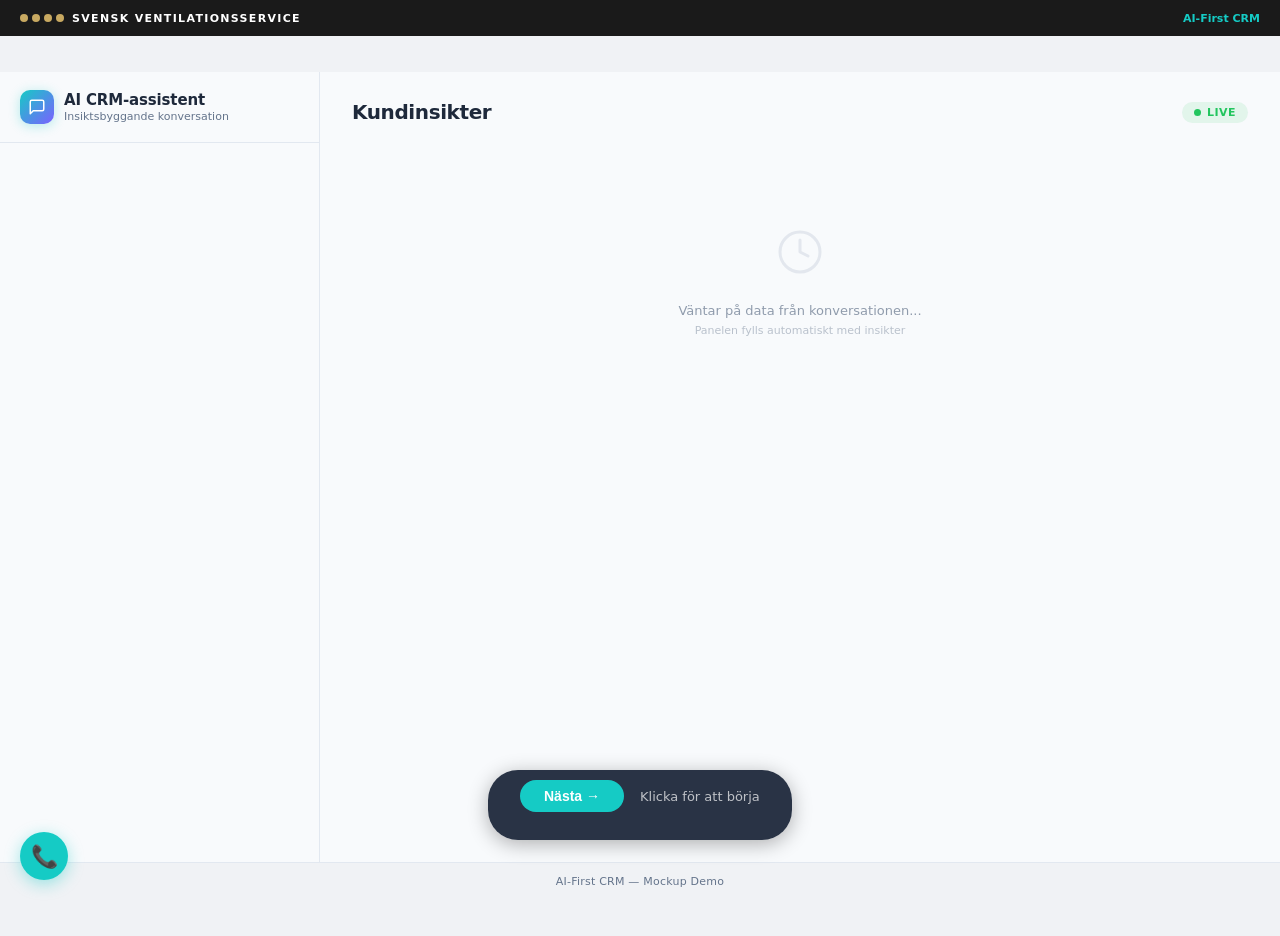
<file: mockups/01-voice-transcript.html>
<!DOCTYPE html>
<html lang="sv">
<head>
<meta charset="UTF-8">
<meta name="viewport" content="width=device-width, initial-scale=1.0">
<title>AI CRM-assistent — Mötesinsikter</title>
<style>
  *, *::before, *::after { box-sizing: border-box; margin: 0; padding: 0; }

  :root {
    --teal: #15cbc5;
    --teal-light: rgba(21, 203, 197, 0.15);
    --teal-mid: rgba(21, 203, 197, 0.4);
    --purple: #7B61FF;
    --purple-light: rgba(123, 97, 255, 0.12);
    --dark-bg: #f8fafc;
    --dark-bg2: #f0f2f5;
    --light-bg: #f8fafc;
    --card-bg: #ffffff;
    --text-dark: #1e293b;
    --text-muted: #64748b;
    --text-light: #cbd5e1;
    --red: #ef4444;
    --yellow: #f59e0b;
    --green: #22c55e;
    --border: #e2e8f0;
  }

  html, body {
    height: 100%;
    font-family: system-ui, -apple-system, 'Segoe UI', Roboto, sans-serif;
    background: var(--dark-bg2);
    color: var(--text-dark);
    overflow: hidden;
    padding-top: 36px;
  }

  /* ============ LAYOUT ============ */
  .app {
    display: flex;
    height: 100vh;
    width: 100%;
  }

  /* LEFT PANEL — Chat */
  .chat-panel {
    width: 320px;
    min-width: 320px;
    background: var(--dark-bg);
    display: flex;
    flex-direction: column;
    border-right: 1px solid #e2e8f0;
    position: relative;
    z-index: 2;
  }

  .chat-header {
    padding: 18px 20px;
    border-bottom: 1px solid #e2e8f0;
    display: flex;
    align-items: center;
    gap: 10px;
    flex-shrink: 0;
  }

  .chat-header-icon {
    width: 34px; height: 34px;
    background: linear-gradient(135deg, var(--teal), var(--purple));
    border-radius: 10px;
    display: flex; align-items: center; justify-content: center;
    font-size: 16px;
    box-shadow: 0 2px 12px rgba(21, 203, 197, 0.3);
  }

  .chat-header h2 {
    color: var(--text-dark);
    font-size: 15px;
    font-weight: 600;
    letter-spacing: -0.01em;
  }
  .chat-header small {
    color: var(--text-muted);
    font-size: 11px;
    display: block;
    margin-top: 1px;
  }

  .chat-messages {
    flex: 1;
    overflow-y: auto;
    padding: 16px 14px;
    display: flex;
    flex-direction: column;
    gap: 10px;
    scroll-behavior: smooth;
  }

  .chat-messages::-webkit-scrollbar { width: 4px; }
  .chat-messages::-webkit-scrollbar-track { background: transparent; }
  .chat-messages::-webkit-scrollbar-thumb { background: #e2e8f0; border-radius: 4px; }

  /* Chat bubbles */
  .msg {
    max-width: 92%;
    padding: 10px 14px;
    border-radius: 14px;
    font-size: 13px;
    line-height: 1.5;
    opacity: 0;
    transform: translateY(10px);
    animation: msgIn 0.35s ease forwards;
  }

  .msg.user {
    align-self: flex-end;
    background: linear-gradient(135deg, var(--teal), #0ea5a5);
    color: #fff;
    border-bottom-right-radius: 4px;
  }

  .msg.agent {
    align-self: flex-start;
    background: #f1f5f9;
    color: var(--text-dark);
    border-bottom-left-radius: 4px;
  }

  .msg .label {
    font-size: 10px;
    font-weight: 600;
    text-transform: uppercase;
    letter-spacing: 0.05em;
    margin-bottom: 4px;
    opacity: 0.6;
  }

  .msg.user .label { color: rgba(255,255,255,0.7); }
  .msg.agent .label { color: var(--teal); }

  @keyframes msgIn {
    to { opacity: 1; transform: translateY(0); }
  }

  /* Typing indicator */
  .typing-indicator {
    display: inline-flex;
    gap: 4px;
    padding: 10px 16px;
    align-self: flex-start;
    background: #f1f5f9;
    border-radius: 14px;
    border-bottom-left-radius: 4px;
  }
  .typing-indicator span {
    width: 6px; height: 6px;
    background: var(--teal);
    border-radius: 50%;
    animation: typingBounce 1.2s ease-in-out infinite;
  }
  .typing-indicator span:nth-child(2) { animation-delay: 0.2s; }
  .typing-indicator span:nth-child(3) { animation-delay: 0.4s; }
  @keyframes typingBounce {
    0%, 60%, 100% { transform: translateY(0); opacity: 0.3; }
    30% { transform: translateY(-6px); opacity: 1; }
  }

  .chat-footer {
    padding: 14px;
    border-top: 1px solid #e2e8f0;
    flex-shrink: 0;
  }
  .chat-input-fake {
    background: #f1f5f9;
    border: 1px solid #e2e8f0;
    border-radius: 10px;
    padding: 10px 14px;
    color: var(--text-muted);
    font-size: 12px;
    display: flex;
    align-items: center;
    gap: 8px;
  }
  .chat-input-fake .mic { color: var(--teal); font-size: 14px; }

  /* ============ RIGHT PANEL — Dashboard ============ */
  .dashboard-panel {
    flex: 1;
    background: var(--light-bg);
    overflow-y: auto;
    padding: 28px 32px;
    position: relative;
  }

  .dashboard-panel::-webkit-scrollbar { width: 6px; }
  .dashboard-panel::-webkit-scrollbar-track { background: transparent; }
  .dashboard-panel::-webkit-scrollbar-thumb { background: var(--border); border-radius: 4px; }

  .dashboard-header {
    display: flex;
    align-items: center;
    justify-content: space-between;
    margin-bottom: 24px;
  }

  .dashboard-header h1 {
    font-size: 20px;
    font-weight: 700;
    color: var(--text-dark);
    letter-spacing: -0.02em;
  }

  .live-badge {
    display: inline-flex;
    align-items: center;
    gap: 6px;
    font-size: 11px;
    font-weight: 600;
    color: var(--green);
    background: rgba(34, 197, 94, 0.1);
    padding: 4px 12px;
    border-radius: 20px;
    text-transform: uppercase;
    letter-spacing: 0.04em;
  }
  .live-badge::before {
    content: '';
    width: 7px; height: 7px;
    background: var(--green);
    border-radius: 50%;
    animation: livePulse 2s ease-in-out infinite;
  }
  @keyframes livePulse {
    0%, 100% { opacity: 1; }
    50% { opacity: 0.3; }
  }

  /* Dashboard grid */
  .dashboard-grid {
    display: grid;
    grid-template-columns: 1fr 1fr;
    gap: 20px;
    position: relative;
  }

  .dash-card {
    background: var(--card-bg);
    border-radius: 16px;
    border: 1px solid var(--border);
    padding: 22px;
    opacity: 0;
    transform: translateY(20px) scale(0.97);
    transition: all 0.5s cubic-bezier(0.22, 1, 0.36, 1);
    box-shadow: 0 1px 3px rgba(0,0,0,0.04);
    position: relative;
    overflow: hidden;
  }

  .dash-card.visible {
    opacity: 1;
    transform: translateY(0) scale(1);
  }

  .dash-card.full-width {
    grid-column: 1 / -1;
  }

  .dash-card .card-title {
    font-size: 12px;
    font-weight: 700;
    text-transform: uppercase;
    letter-spacing: 0.06em;
    color: var(--text-muted);
    margin-bottom: 16px;
    display: flex;
    align-items: center;
    gap: 8px;
  }

  .card-title .icon {
    font-size: 14px;
  }

  /* ---- Customer Card ---- */
  .customer-info {
    display: flex;
    gap: 16px;
    align-items: flex-start;
  }

  .customer-avatar {
    width: 48px; height: 48px;
    border-radius: 12px;
    background: linear-gradient(135deg, var(--teal), var(--purple));
    display: flex; align-items: center; justify-content: center;
    color: #fff;
    font-weight: 700;
    font-size: 18px;
    flex-shrink: 0;
  }

  .customer-details h3 {
    font-size: 16px;
    font-weight: 700;
    color: var(--text-dark);
    margin-bottom: 2px;
  }
  .customer-details .role {
    font-size: 12px;
    color: var(--text-muted);
    margin-bottom: 10px;
  }

  .deal-tag {
    display: inline-flex;
    align-items: center;
    gap: 6px;
    background: var(--purple-light);
    color: var(--purple);
    font-size: 12px;
    font-weight: 600;
    padding: 5px 12px;
    border-radius: 8px;
  }

  .deal-amount {
    font-weight: 700;
  }

  .deal-stage {
    font-size: 10px;
    background: rgba(123, 97, 255, 0.2);
    padding: 2px 8px;
    border-radius: 4px;
    font-weight: 600;
    text-transform: uppercase;
    letter-spacing: 0.03em;
  }

  /* ---- Timeline ---- */
  .timeline-track {
    position: relative;
    display: flex;
    align-items: center;
    justify-content: space-between;
    padding: 30px 10px 0 10px;
    margin-top: 12px;
  }

  .timeline-line {
    position: absolute;
    top: 36px;
    left: 20px;
    right: 20px;
    height: 2px;
    background: var(--border);
  }

  .timeline-dot {
    position: relative;
    display: flex;
    flex-direction: column;
    align-items: center;
    z-index: 1;
  }

  .timeline-dot .dot {
    width: 12px; height: 12px;
    border-radius: 50%;
    background: #94a3b8;
    border: 2px solid var(--card-bg);
    transition: all 0.3s ease;
  }

  .timeline-dot.active .dot {
    width: 16px; height: 16px;
    background: var(--teal);
    box-shadow: 0 0 0 4px var(--teal-light);
  }

  .timeline-dot.new .dot {
    width: 16px; height: 16px;
    background: var(--teal);
    box-shadow: 0 0 0 4px var(--teal-light);
    animation: dotPop 0.4s cubic-bezier(0.22, 1, 0.36, 1);
  }

  @keyframes dotPop {
    0% { transform: scale(0); }
    60% { transform: scale(1.3); }
    100% { transform: scale(1); }
  }

  .timeline-dot .date-label {
    font-size: 9px;
    color: var(--text-muted);
    margin-top: 8px;
    white-space: nowrap;
    font-weight: 500;
  }

  .timeline-dot .event-label {
    font-size: 9px;
    color: var(--text-muted);
    margin-bottom: 6px;
    white-space: nowrap;
    font-weight: 500;
    position: absolute;
    top: -18px;
  }

  .timeline-dot.active .event-label,
  .timeline-dot.new .event-label {
    color: var(--teal);
    font-weight: 600;
  }

  /* ---- Waiting state ---- */
  .waiting-state {
    grid-column: 1 / -1;
    text-align: center;
    padding: 80px 20px;
    color: var(--text-muted);
    font-size: 14px;
    opacity: 0.7;
  }
  .waiting-state .waiting-icon {
    font-size: 48px;
    margin-bottom: 16px;
    opacity: 0.3;
    animation: waitPulse 3s ease-in-out infinite;
  }
  @keyframes waitPulse {
    0%, 100% { opacity: 0.15; transform: scale(1); }
    50% { opacity: 0.4; transform: scale(1.05); }
  }
  .waiting-state p {
    font-size: 13px;
    color: var(--text-muted);
  }

  /* ---- Deal Health Gauge ---- */
  .gauge-container {
    display: flex;
    flex-direction: column;
    align-items: center;
    padding: 10px 0 0 0;
  }

  .gauge-svg {
    width: 200px;
    height: 115px;
    overflow: visible;
  }

  .gauge-bg {
    fill: none;
    stroke: #e2e8f0;
    stroke-width: 18;
    stroke-linecap: round;
  }

  .gauge-fill {
    fill: none;
    stroke-width: 18;
    stroke-linecap: round;
    transition: stroke-dashoffset 1.2s cubic-bezier(0.22, 1, 0.36, 1);
  }

  .gauge-needle {
    transition: transform 1.2s cubic-bezier(0.22, 1, 0.36, 1);
    transform-origin: 100px 100px;
  }

  .gauge-value {
    font-size: 36px;
    font-weight: 800;
    fill: var(--text-dark);
    text-anchor: middle;
  }

  .gauge-label {
    font-size: 11px;
    fill: var(--text-muted);
    text-anchor: middle;
    font-weight: 500;
  }

  /* Buy signals */
  .signals-list {
    list-style: none;
    display: flex;
    flex-direction: column;
    gap: 10px;
    margin-top: 4px;
  }

  .signal-item {
    display: flex;
    align-items: flex-start;
    gap: 10px;
    font-size: 13px;
    color: var(--text-dark);
    opacity: 0;
    transform: translateX(-10px);
    transition: all 0.35s ease;
  }

  .signal-item.show {
    opacity: 1;
    transform: translateX(0);
  }

  .signal-check {
    width: 22px; height: 22px;
    border-radius: 6px;
    background: rgba(34, 197, 94, 0.1);
    color: var(--green);
    display: flex;
    align-items: center;
    justify-content: center;
    flex-shrink: 0;
    font-size: 12px;
    font-weight: 700;
  }

  .signal-text {
    line-height: 1.4;
  }
  .signal-text strong {
    display: block;
    font-size: 13px;
    font-weight: 600;
  }
  .signal-text span {
    font-size: 11px;
    color: var(--text-muted);
  }

  /* ---- Radar Chart ---- */
  .radar-container {
    display: flex;
    justify-content: center;
    align-items: center;
    padding: 10px 0;
  }

  .radar-svg {
    width: 240px;
    height: 220px;
    overflow: visible;
  }

  .radar-grid {
    fill: none;
    stroke: #e2e8f0;
    stroke-width: 1;
  }

  .radar-axis {
    stroke: #e2e8f0;
    stroke-width: 1;
  }

  .radar-area {
    fill: var(--teal-mid);
    stroke: var(--teal);
    stroke-width: 2;
    transition: all 0.8s cubic-bezier(0.22, 1, 0.36, 1);
  }

  .radar-point {
    fill: var(--teal);
    transition: all 0.8s cubic-bezier(0.22, 1, 0.36, 1);
  }

  .radar-label {
    font-size: 11px;
    font-weight: 600;
    fill: var(--text-dark);
    text-anchor: middle;
  }

  .radar-value {
    font-size: 9px;
    font-weight: 700;
    fill: var(--teal);
    text-anchor: middle;
  }

  /* ---- Competition bars ---- */
  .comp-bars {
    display: flex;
    flex-direction: column;
    gap: 16px;
    margin-top: 8px;
  }

  .comp-row {
    display: flex;
    flex-direction: column;
    gap: 6px;
  }

  .comp-label {
    display: flex;
    justify-content: space-between;
    align-items: center;
    font-size: 13px;
    font-weight: 600;
    color: var(--text-dark);
  }

  .comp-label .comp-tag {
    font-size: 10px;
    padding: 2px 8px;
    border-radius: 4px;
    font-weight: 600;
    text-transform: uppercase;
    letter-spacing: 0.03em;
  }

  .comp-bar-track {
    height: 10px;
    background: #f1f5f9;
    border-radius: 5px;
    overflow: hidden;
  }

  .comp-bar-fill {
    height: 100%;
    border-radius: 5px;
    transition: width 0.8s cubic-bezier(0.22, 1, 0.36, 1);
    width: 0%;
  }

  .comp-bar-fill.svs {
    background: linear-gradient(90deg, var(--teal), #0ea5a5);
  }
  .comp-bar-fill.competitor {
    background: #94a3b8;
  }

  .advantage-badge {
    display: inline-flex;
    align-items: center;
    gap: 6px;
    background: rgba(34, 197, 94, 0.1);
    color: var(--green);
    font-size: 12px;
    font-weight: 600;
    padding: 8px 14px;
    border-radius: 8px;
    margin-top: 12px;
    opacity: 0;
    transition: opacity 0.4s ease;
  }

  .advantage-badge.show {
    opacity: 1;
  }

  /* ---- Summary Card ---- */
  .summary-card-inner {
    position: relative;
  }

  .summary-description {
    font-size: 13px;
    color: var(--text-muted);
    margin-bottom: 18px;
    line-height: 1.5;
  }

  .action-items {
    display: flex;
    flex-direction: column;
    gap: 12px;
    margin-bottom: 20px;
  }

  .action-item {
    display: flex;
    align-items: flex-start;
    gap: 12px;
    padding: 12px 14px;
    background: #f8fafc;
    border-radius: 10px;
    border: 1px solid var(--border);
    opacity: 0;
    transform: translateY(8px);
    transition: all 0.35s ease;
  }

  .action-item.show {
    opacity: 1;
    transform: translateY(0);
  }

  .action-priority {
    width: 8px;
    height: 8px;
    border-radius: 50%;
    margin-top: 5px;
    flex-shrink: 0;
  }

  .action-priority.high { background: var(--red); box-shadow: 0 0 0 3px rgba(239, 68, 68, 0.15); }
  .action-priority.medium { background: var(--yellow); box-shadow: 0 0 0 3px rgba(245, 158, 11, 0.15); }
  .action-priority.low { background: var(--green); box-shadow: 0 0 0 3px rgba(34, 197, 94, 0.15); }

  .action-text {
    font-size: 13px;
    color: var(--text-dark);
    line-height: 1.4;
  }

  .confidence-bar-row {
    display: flex;
    align-items: center;
    gap: 12px;
    margin-bottom: 20px;
  }

  .confidence-label {
    font-size: 12px;
    font-weight: 600;
    color: var(--text-muted);
    white-space: nowrap;
  }

  .confidence-track {
    flex: 1;
    height: 8px;
    background: #f1f5f9;
    border-radius: 4px;
    overflow: hidden;
  }

  .confidence-fill {
    height: 100%;
    background: linear-gradient(90deg, var(--teal), var(--green));
    border-radius: 4px;
    transition: width 0.8s ease;
    width: 0%;
  }

  .confidence-value {
    font-size: 14px;
    font-weight: 700;
    color: var(--teal);
    white-space: nowrap;
  }

  .summary-actions {
    display: flex;
    gap: 10px;
  }

  .btn {
    padding: 10px 22px;
    border-radius: 10px;
    font-size: 13px;
    font-weight: 600;
    border: none;
    cursor: pointer;
    transition: all 0.25s ease;
    display: inline-flex;
    align-items: center;
    gap: 6px;
  }

  .btn-primary {
    background: linear-gradient(135deg, var(--teal), #0ea5a5);
    color: #fff;
    box-shadow: 0 2px 12px rgba(21, 203, 197, 0.3);
  }

  .btn-primary:hover {
    transform: translateY(-1px);
    box-shadow: 0 4px 20px rgba(21, 203, 197, 0.4);
  }

  .btn-primary.clicked {
    animation: btnClick 0.3s ease;
  }

  @keyframes btnClick {
    0% { transform: scale(1); }
    50% { transform: scale(0.95); }
    100% { transform: scale(1); }
  }

  .btn-secondary {
    background: #f1f5f9;
    color: var(--text-dark);
    border: 1px solid var(--border);
  }

  .success-banner {
    display: none;
    align-items: center;
    gap: 8px;
    padding: 12px 18px;
    background: rgba(34, 197, 94, 0.1);
    border: 1px solid rgba(34, 197, 94, 0.2);
    border-radius: 10px;
    color: var(--green);
    font-size: 13px;
    font-weight: 600;
    margin-top: 14px;
    animation: bannerIn 0.4s ease;
  }

  .success-banner.show {
    display: flex;
  }

  @keyframes bannerIn {
    from { opacity: 0; transform: translateY(8px); }
    to { opacity: 1; transform: translateY(0); }
  }

  /* ---- Next step countdown ---- */
  .next-step {
    display: flex;
    align-items: center;
    gap: 10px;
    padding: 10px 14px;
    background: var(--purple-light);
    border-radius: 10px;
    border: 1px solid rgba(123, 97, 255, 0.15);
    margin-top: 14px;
    opacity: 0;
    transition: opacity 0.4s ease;
  }

  .next-step.show {
    opacity: 1;
  }

  .next-step .ns-icon {
    font-size: 16px;
  }
  .next-step .ns-text {
    font-size: 12px;
    color: var(--purple);
    font-weight: 600;
  }
  .next-step .ns-time {
    margin-left: auto;
    font-size: 13px;
    font-weight: 700;
    color: var(--purple);
  }

  /* ---- Bottom bar ---- */
  .bottom-bar {
    position: fixed;
    bottom: 0;
    left: 0;
    right: 0;
    display: flex;
    justify-content: center;
    align-items: center;
    gap: 24px;
    padding: 12px 20px;
    background: var(--dark-bg2);
    border-top: 1px solid #e2e8f0;
    z-index: 10;
  }

  .bottom-bar .footer-text {
    font-size: 11px;
    color: var(--text-muted);
    letter-spacing: 0.02em;
  }

  /* ---- Responsive ---- */
  @media (max-width: 900px) {
    .app { flex-direction: column; }
    .chat-panel { width: 100%; min-width: 100%; max-height: 45vh; }
    .dashboard-panel { padding: 20px 16px; }
    .dashboard-grid { grid-template-columns: 1fr; }
  }
.svs-global-header{position:fixed;top:0;left:0;right:0;height:36px;background:#1a1a1a;display:flex;align-items:center;justify-content:space-between;padding:0 20px;z-index:9999;font-family:system-ui,-apple-system,sans-serif}
.svs-global-header .svs-logo-dots{display:flex;gap:4px;margin-right:8px}
.svs-global-header .svs-logo-dots span{width:8px;height:8px;border-radius:50%;background:#c8a961}
.svs-global-header .svs-left{display:flex;align-items:center}
.svs-global-header .svs-brand-text{color:#fff;font-size:11px;font-weight:700;letter-spacing:0.12em;text-transform:uppercase}
.svs-global-header .svs-right{color:#15cbc5;font-size:11px;font-weight:700}

  /* ---- Step Controls ---- */
  .step-controls {
    position: fixed; bottom: 60px; left: 50%; transform: translateX(-50%);
    display: flex; align-items: center; gap: 16px; z-index: 9998;
    background: rgba(30,41,59,0.95); padding: 10px 24px; border-radius: 30px;
    flex-wrap: wrap; justify-content: center;
    box-shadow: 0 4px 20px rgba(0,0,0,0.3); backdrop-filter: blur(8px);
  }
  .step-controls button {
    background: #15cbc5; color: #fff; border: none; padding: 8px 24px;
    border-radius: 20px; font-size: 14px; font-weight: 700; cursor: pointer;
    transition: background 0.2s;
  }
  .step-controls button:hover { background: #0ea5a0; }
  #stepCounter { color: rgba(255,255,255,0.7); font-size: 13px; font-weight: 300; min-width: 120px; }
  .step-note{width:100%;text-align:center;color:rgba(255,255,255,0.5);font-size:12px;font-style:italic;line-height:1.3;margin-top:2px}

  /* ---- Voice FAB ---- */
  .voice-fab {
    position: fixed; bottom: 20px; left: 20px; z-index: 9998;
    cursor: pointer;
  }
  .voice-fab-icon {
    width: 48px; height: 48px; border-radius: 50%;
    background: #15cbc5; display: flex; align-items: center; justify-content: center;
    font-size: 22px; box-shadow: 0 4px 16px rgba(21,203,197,0.4);
    transition: transform 0.2s;
  }
  .voice-fab:hover .voice-fab-icon { transform: scale(1.1); }
  .voice-fab-tooltip {
    position: absolute; bottom: 56px; left: 0;
    background: #1e293b; color: #fff; padding: 10px 14px;
    border-radius: 8px; font-size: 13px; line-height: 1.5;
    white-space: nowrap; opacity: 0; pointer-events: none;
    transition: opacity 0.2s; box-shadow: 0 4px 16px rgba(0,0,0,0.3);
  }
  .voice-fab.open .voice-fab-tooltip { opacity: 1; pointer-events: auto; }
</style>
</head>
<body>
<div class="svs-global-header"><div class="svs-left"><div class="svs-logo-dots"><span></span><span></span><span></span><span></span></div><span class="svs-brand-text">Svensk Ventilationsservice</span></div><div class="svs-right">AI-First CRM</div></div>

<div class="app">

  <!-- ===================== LEFT: Chat ===================== -->
  <div class="chat-panel">
    <div class="chat-header">
      <div class="chat-header-icon">
        <svg width="18" height="18" viewBox="0 0 24 24" fill="none" stroke="#fff" stroke-width="2" stroke-linecap="round" stroke-linejoin="round"><path d="M21 15a2 2 0 0 1-2 2H7l-4 4V5a2 2 0 0 1 2-2h14a2 2 0 0 1 2 2z"/></svg>
      </div>
      <div>
        <h2>AI CRM-assistent</h2>
        <small>Insiktsbyggande konversation</small>
      </div>
    </div>
    <div class="chat-messages" id="chatMessages"></div>
    <div class="chat-footer">
      <div class="chat-input-fake">
        <span class="mic">
          <svg width="14" height="14" viewBox="0 0 24 24" fill="none" stroke="currentColor" stroke-width="2" stroke-linecap="round" stroke-linejoin="round"><path d="M12 1a3 3 0 0 0-3 3v8a3 3 0 0 0 6 0V4a3 3 0 0 0-3-3z"/><path d="M19 10v2a7 7 0 0 1-14 0v-2"/><line x1="12" y1="19" x2="12" y2="23"/><line x1="8" y1="23" x2="16" y2="23"/></svg>
        </span>
        Skriv ett meddelande...
      </div>
    </div>
  </div>

  <!-- ===================== RIGHT: Dashboard ===================== -->
  <div class="dashboard-panel" id="dashboardPanel">
    <div class="dashboard-header">
      <h1>Kundinsikter</h1>
      <span class="live-badge" id="liveBadge">Live</span>
    </div>

    <div class="dashboard-grid" id="dashGrid">

      <!-- Waiting state (shown initially) -->
      <div class="waiting-state" id="waitingState">
        <div class="waiting-icon">
          <svg width="48" height="48" viewBox="0 0 24 24" fill="none" stroke="#94a3b8" stroke-width="1.5" stroke-linecap="round" stroke-linejoin="round"><circle cx="12" cy="12" r="10"/><polyline points="12 6 12 12 16 14"/></svg>
        </div>
        <p>Väntar på data från konversationen...</p>
        <p style="font-size:11px;margin-top:6px;opacity:0.6;">Panelen fylls automatiskt med insikter</p>
      </div>

      <!-- CARD 1: Customer + Timeline (full width) -->
      <div class="dash-card full-width" id="cardCustomer">
        <div class="card-title"><span class="icon">
          <svg width="14" height="14" viewBox="0 0 24 24" fill="none" stroke="currentColor" stroke-width="2" stroke-linecap="round" stroke-linejoin="round"><path d="M20 21v-2a4 4 0 0 0-4-4H8a4 4 0 0 0-4 4v2"/><circle cx="12" cy="7" r="4"/></svg>
        </span> Kundkort</div>
        <div class="customer-info">
          <div class="customer-avatar">EJ</div>
          <div class="customer-details">
            <h3>Castellum AB</h3>
            <div class="role">Erik Johansson &mdash; Fastighetschef</div>
            <div class="deal-tag">
              <span>Energioptimering</span>
              <span class="deal-amount">670 000 kr</span>
              <span class="deal-stage">Förhandling</span>
            </div>
          </div>
        </div>
        <!-- Timeline -->
        <div class="timeline-track">
          <div class="timeline-line"></div>
          <div class="timeline-dot">
            <span class="event-label">Första kontakt</span>
            <span class="dot"></span>
            <span class="date-label">12 jan</span>
          </div>
          <div class="timeline-dot">
            <span class="event-label">Demo</span>
            <span class="dot"></span>
            <span class="date-label">28 jan</span>
          </div>
          <div class="timeline-dot">
            <span class="event-label">Offert</span>
            <span class="dot"></span>
            <span class="date-label">10 feb</span>
          </div>
          <div class="timeline-dot">
            <span class="event-label">Uppföljning</span>
            <span class="dot"></span>
            <span class="date-label">22 feb</span>
          </div>
          <div class="timeline-dot active" id="timelineCurrent">
            <span class="event-label">Idag</span>
            <span class="dot"></span>
            <span class="date-label">2 mar</span>
          </div>
        </div>
      </div>

      <!-- CARD 2: Deal Health Gauge -->
      <div class="dash-card" id="cardGauge">
        <div class="card-title"><span class="icon">
          <svg width="14" height="14" viewBox="0 0 24 24" fill="none" stroke="currentColor" stroke-width="2" stroke-linecap="round" stroke-linejoin="round"><path d="M22 12h-4l-3 9L9 3l-3 9H2"/></svg>
        </span> Affärens hälsa</div>
        <div class="gauge-container">
          <svg class="gauge-svg" viewBox="0 0 200 120">
            <defs>
              <linearGradient id="gaugeGrad" x1="0%" y1="0%" x2="100%" y2="0%">
                <stop offset="0%" stop-color="#ef4444"/>
                <stop offset="40%" stop-color="#f59e0b"/>
                <stop offset="100%" stop-color="#22c55e"/>
              </linearGradient>
            </defs>
            <!-- Background arc -->
            <path class="gauge-bg" d="M 20 100 A 80 80 0 0 1 180 100"/>
            <!-- Filled arc -->
            <path id="gaugeFill" class="gauge-fill" d="M 20 100 A 80 80 0 0 1 180 100"
                  stroke="url(#gaugeGrad)"
                  stroke-dasharray="251.2"
                  stroke-dashoffset="251.2"/>
            <!-- Needle -->
            <g class="gauge-needle" id="gaugeNeedle">
              <line x1="100" y1="100" x2="100" y2="28" stroke="#1e293b" stroke-width="2.5" stroke-linecap="round"/>
              <circle cx="100" cy="100" r="5" fill="#1e293b"/>
            </g>
            <!-- Value -->
            <text id="gaugeValueText" class="gauge-value" x="100" y="96">0%</text>
            <text class="gauge-label" x="100" y="116">Sannolikhet</text>
          </svg>
        </div>
      </div>

      <!-- CARD 3: Buy Signals -->
      <div class="dash-card" id="cardSignals">
        <div class="card-title"><span class="icon">
          <svg width="14" height="14" viewBox="0 0 24 24" fill="none" stroke="currentColor" stroke-width="2" stroke-linecap="round" stroke-linejoin="round"><path d="M22 11.08V12a10 10 0 1 1-5.93-9.14"/><polyline points="22 4 12 14.01 9 11.01"/></svg>
        </span> Köpsignaler</div>
        <ul class="signals-list">
          <li class="signal-item" id="sig1">
            <div class="signal-check">&#10003;</div>
            <div class="signal-text">
              <strong>Budget bekräftad</strong>
              <span>Har budget avsatt för Q2</span>
            </div>
          </li>
          <li class="signal-item" id="sig2">
            <div class="signal-check">&#10003;</div>
            <div class="signal-text">
              <strong>Tidslinje &mdash; vill starta Q2</strong>
              <span>Vill komma igång snabbt</span>
            </div>
          </li>
          <li class="signal-item" id="sig3">
            <div class="signal-check">&#10003;</div>
            <div class="signal-text">
              <strong>Frågade om leverans</strong>
              <span>Högt engagemang i processen</span>
            </div>
          </li>
        </ul>
      </div>

      <!-- CARD 4: Radar / Needs Analysis -->
      <div class="dash-card" id="cardRadar">
        <div class="card-title"><span class="icon">
          <svg width="14" height="14" viewBox="0 0 24 24" fill="none" stroke="currentColor" stroke-width="2" stroke-linecap="round" stroke-linejoin="round"><polygon points="12 2 15.09 8.26 22 9.27 17 14.14 18.18 21.02 12 17.77 5.82 21.02 7 14.14 2 9.27 8.91 8.26 12 2"/></svg>
        </span> Behovsanalys</div>
        <div class="radar-container">
          <svg class="radar-svg" viewBox="0 0 240 220">
            <g transform="translate(120,105)">
              <!-- Grid rings -->
              <polygon class="radar-grid" points="0,-80 76,-24.7 47,64.7 -47,64.7 -76,-24.7"/>
              <polygon class="radar-grid" points="0,-60 57,-18.5 35.3,48.5 -35.3,48.5 -57,-18.5"/>
              <polygon class="radar-grid" points="0,-40 38,-12.4 23.5,32.4 -23.5,32.4 -38,-12.4"/>
              <polygon class="radar-grid" points="0,-20 19,-6.2 11.8,16.2 -11.8,16.2 -19,-6.2"/>
              <!-- Axes -->
              <line class="radar-axis" x1="0" y1="0" x2="0" y2="-80"/>
              <line class="radar-axis" x1="0" y1="0" x2="76" y2="-24.7"/>
              <line class="radar-axis" x1="0" y1="0" x2="47" y2="64.7"/>
              <line class="radar-axis" x1="0" y1="0" x2="-47" y2="64.7"/>
              <line class="radar-axis" x1="0" y1="0" x2="-76" y2="-24.7"/>
              <!-- Data polygon -->
              <polygon id="radarArea" class="radar-area"
                       points="0,0 0,0 0,0 0,0 0,0"/>
              <!-- Data points -->
              <circle id="rp1" class="radar-point" cx="0" cy="0" r="4"/>
              <circle id="rp2" class="radar-point" cx="0" cy="0" r="4"/>
              <circle id="rp3" class="radar-point" cx="0" cy="0" r="4"/>
              <circle id="rp4" class="radar-point" cx="0" cy="0" r="4"/>
              <circle id="rp5" class="radar-point" cx="0" cy="0" r="4"/>
            </g>
            <!-- Labels -->
            <text class="radar-label" x="120" y="12">Energi</text>
            <text id="rv1" class="radar-value" x="120" y="23">9/10</text>

            <text class="radar-label" x="220" y="73">Luftkvalitet</text>
            <text id="rv2" class="radar-value" x="220" y="84">8/10</text>

            <text class="radar-label" x="187" y="185">Ålder system</text>
            <text id="rv3" class="radar-value" x="187" y="196">9/10</text>

            <text class="radar-label" x="53" y="185">Brådskande</text>
            <text id="rv4" class="radar-value" x="53" y="196">7/10</text>

            <text class="radar-label" x="20" y="73">Budget</text>
            <text id="rv5" class="radar-value" x="20" y="84">8/10</text>
          </svg>
        </div>
      </div>

      <!-- CARD 5: Competition Analysis -->
      <div class="dash-card" id="cardCompetition">
        <div class="card-title"><span class="icon">
          <svg width="14" height="14" viewBox="0 0 24 24" fill="none" stroke="currentColor" stroke-width="2" stroke-linecap="round" stroke-linejoin="round"><line x1="18" y1="20" x2="18" y2="10"/><line x1="12" y1="20" x2="12" y2="4"/><line x1="6" y1="20" x2="6" y2="14"/></svg>
        </span> Konkurrensanalys</div>
        <div class="comp-bars">
          <div class="comp-row">
            <div class="comp-label">
              <span>SVS (vi)</span>
              <span class="comp-tag" style="background:rgba(21,203,197,0.1);color:var(--teal);">Rekommenderad</span>
            </div>
            <div class="comp-bar-track">
              <div class="comp-bar-fill svs" id="barSVS"></div>
            </div>
          </div>
          <div class="comp-row">
            <div class="comp-label">
              <span>Swegon</span>
              <span class="comp-tag" style="background:#f1f5f9;color:#94a3b8;">Dyrare</span>
            </div>
            <div class="comp-bar-track">
              <div class="comp-bar-fill competitor" id="barSwegon"></div>
            </div>
          </div>
        </div>
        <div class="advantage-badge" id="advantageBadge">
          <svg width="14" height="14" viewBox="0 0 24 24" fill="none" stroke="currentColor" stroke-width="2" stroke-linecap="round" stroke-linejoin="round"><path d="M22 11.08V12a10 10 0 1 1-5.93-9.14"/><polyline points="22 4 12 14.01 9 11.01"/></svg>
          Vår fördel: Pris + Lokal närvaro
        </div>
      </div>

      <!-- CARD 6: Summary (full width) -->
      <div class="dash-card full-width" id="cardSummary">
        <div class="card-title"><span class="icon">
          <svg width="14" height="14" viewBox="0 0 24 24" fill="none" stroke="currentColor" stroke-width="2" stroke-linecap="round" stroke-linejoin="round"><path d="M14 2H6a2 2 0 0 0-2 2v16a2 2 0 0 0 2 2h12a2 2 0 0 0 2-2V8z"/><polyline points="14 2 14 8 20 8"/><line x1="16" y1="13" x2="8" y2="13"/><line x1="16" y1="17" x2="8" y2="17"/></svg>
        </span> AI-genererad mötessammanfattning</div>
        <div class="summary-card-inner">
          <p class="summary-description">Baserat på konversationen har följande åtgärder identifierats för att driva affären framåt.</p>
          <div class="action-items">
            <div class="action-item" id="act1">
              <div class="action-priority high"></div>
              <div class="action-text">Skicka uppdaterad offert inom 48h &mdash; pressa på prisfördelen gentemot Swegon</div>
            </div>
            <div class="action-item" id="act2">
              <div class="action-priority medium"></div>
              <div class="action-text">Boka platsbesök på de två äldre fastigheterna för behovsanalys</div>
            </div>
            <div class="action-item" id="act3">
              <div class="action-priority low"></div>
              <div class="action-text">Flytta affären till &laquo;Offert skickad&raquo; efter offertutskick</div>
            </div>
          </div>
          <div class="confidence-bar-row">
            <span class="confidence-label">Konfidens</span>
            <div class="confidence-track">
              <div class="confidence-fill" id="confidenceFill"></div>
            </div>
            <span class="confidence-value" id="confidenceValue">0%</span>
          </div>
          <div class="summary-actions">
            <button class="btn btn-primary" id="btnExecute">&#10003; Utför alla</button>
            <button class="btn btn-secondary">&#9998; Redigera</button>
          </div>
          <div class="success-banner" id="successBanner">
            <svg width="16" height="16" viewBox="0 0 24 24" fill="none" stroke="currentColor" stroke-width="2" stroke-linecap="round" stroke-linejoin="round"><path d="M22 11.08V12a10 10 0 1 1-5.93-9.14"/><polyline points="22 4 12 14.01 9 11.01"/></svg>
            3 åtgärder skapade i CRM
          </div>
          <div class="next-step" id="nextStep">
            <span class="ns-icon">
              <svg width="16" height="16" viewBox="0 0 24 24" fill="none" stroke="#7B61FF" stroke-width="2" stroke-linecap="round" stroke-linejoin="round"><circle cx="12" cy="12" r="10"/><polyline points="12 6 12 12 16 14"/></svg>
            </span>
            <span class="ns-text">Offert deadline</span>
            <span class="ns-time">2 dagar</span>
          </div>
        </div>
      </div>

    </div><!-- /dashboard-grid -->
  </div><!-- /dashboard-panel -->

</div><!-- /app -->

<!-- Step Controls -->
<div class="step-controls">
  <button id="btnNext" onclick="nextStep()">N&auml;sta &rarr;</button>
  <span id="stepCounter">Klicka f&ouml;r att b&ouml;rja</span>
  <div id="stepNote" class="step-note"></div>
</div>

<!-- Voice FAB -->
<div class="voice-fab" id="voiceFab" onclick="this.classList.toggle('open')">
  <div class="voice-fab-icon">&#128222;</div>
  <div class="voice-fab-tooltip">
    <strong>Ring CRM-assistenten</strong><br>
    +46 8 123 45 67<br>
    <span style="font-size:11px;opacity:0.7">Identifiera med BankID</span>
  </div>
</div>

<!-- Bottom bar -->
<div class="bottom-bar">
  <span class="footer-text">AI-First CRM &mdash; Mockup Demo</span>
</div>

<script>
(function() {
  // ============ REFERENCES ============
  const chatEl = document.getElementById('chatMessages');
  const waitingEl = document.getElementById('waitingState');
  const dashGrid = document.getElementById('dashGrid');

  // Cards
  const cardCustomer = document.getElementById('cardCustomer');
  const cardGauge = document.getElementById('cardGauge');
  const cardSignals = document.getElementById('cardSignals');
  const cardRadar = document.getElementById('cardRadar');
  const cardCompetition = document.getElementById('cardCompetition');
  const cardSummary = document.getElementById('cardSummary');

  // Gauge
  const gaugeFill = document.getElementById('gaugeFill');
  const gaugeNeedle = document.getElementById('gaugeNeedle');
  const gaugeValueText = document.getElementById('gaugeValueText');

  // Radar
  const radarArea = document.getElementById('radarArea');
  const radarPoints = [
    document.getElementById('rp1'),
    document.getElementById('rp2'),
    document.getElementById('rp3'),
    document.getElementById('rp4'),
    document.getElementById('rp5')
  ];

  // Competition
  const barSVS = document.getElementById('barSVS');
  const barSwegon = document.getElementById('barSwegon');
  const advantageBadge = document.getElementById('advantageBadge');

  // Summary
  const confidenceFill = document.getElementById('confidenceFill');
  const confidenceValue = document.getElementById('confidenceValue');
  const btnExecute = document.getElementById('btnExecute');
  const successBanner = document.getElementById('successBanner');
  const nextStepEl = document.getElementById('nextStep');

  // Step controls
  const btnNext = document.getElementById('btnNext');
  const stepCounter = document.getElementById('stepCounter');

  // ============ HELPERS ============
  function addMessageNow(type, text) {
    // Remove any existing typing indicator
    const existingTyping = chatEl.querySelector('.typing-indicator');
    if (existingTyping) existingTyping.remove();

    const div = document.createElement('div');
    div.className = 'msg ' + type;
    const label = type === 'user' ? 'Du' : 'AI-assistent';
    div.innerHTML = '<div class="label">' + label + '</div>' + text;
    chatEl.appendChild(div);
    chatEl.scrollTop = chatEl.scrollHeight;
  }

  function showTypingNow() {
    // Remove existing
    const existing = chatEl.querySelector('.typing-indicator');
    if (existing) existing.remove();

    const div = document.createElement('div');
    div.className = 'typing-indicator';
    div.innerHTML = '<span></span><span></span><span></span>';
    chatEl.appendChild(div);
    chatEl.scrollTop = chatEl.scrollHeight;
  }

  function showCardNow(card) {
    card.classList.add('visible');
  }

  // Gauge animation
  function setGaugeNow(percent) {
    const arcLen = 251.2;
    const offset = arcLen * (1 - percent / 100);
    gaugeFill.style.strokeDashoffset = offset;

    const angle = -90 + (percent / 100) * 180;
    gaugeNeedle.style.transform = 'rotate(' + angle + 'deg)';

    animateNumber(gaugeValueText, percent, '%');
  }

  function animateNumber(el, target, suffix) {
    const start = parseInt(el.textContent) || 0;
    const diff = target - start;
    const duration = 1000;
    const startTime = performance.now();

    function tick(now) {
      const elapsed = now - startTime;
      const progress = Math.min(elapsed / duration, 1);
      const eased = 1 - Math.pow(1 - progress, 3);
      const current = Math.round(start + diff * eased);
      el.textContent = current + suffix;
      if (progress < 1) requestAnimationFrame(tick);
    }
    requestAnimationFrame(tick);
  }

  // Radar chart
  function setRadarNow(values) {
    const angles = [-90, -18, 54, 126, 198].map(a => a * Math.PI / 180);
    const maxR = 80;

    const pts = values.map((v, i) => {
      const r = (v / 10) * maxR;
      const x = Math.cos(angles[i]) * r;
      const y = Math.sin(angles[i]) * r;
      return x.toFixed(1) + ',' + y.toFixed(1);
    });

    radarArea.setAttribute('points', pts.join(' '));

    values.forEach((v, i) => {
      const r = (v / 10) * maxR;
      const x = Math.cos(angles[i]) * r;
      const y = Math.sin(angles[i]) * r;
      radarPoints[i].setAttribute('cx', x.toFixed(1));
      radarPoints[i].setAttribute('cy', y.toFixed(1));
    });
  }

  // ============ RESET ============
  function resetAll() {
    // Clear chat
    chatEl.innerHTML = '';

    // Show waiting
    waitingEl.style.display = '';

    // Hide all cards
    [cardCustomer, cardGauge, cardSignals, cardRadar, cardCompetition, cardSummary].forEach(c => {
      c.classList.remove('visible');
    });

    // Reset gauge
    gaugeFill.style.strokeDashoffset = '251.2';
    gaugeNeedle.style.transform = 'rotate(-90deg)';
    gaugeValueText.textContent = '0%';

    // Reset radar
    radarArea.setAttribute('points', '0,0 0,0 0,0 0,0 0,0');
    radarPoints.forEach(p => { p.setAttribute('cx', '0'); p.setAttribute('cy', '0'); });

    // Reset signals
    ['sig1','sig2','sig3'].forEach(id => document.getElementById(id).classList.remove('show'));

    // Reset comp bars
    barSVS.style.width = '0%';
    barSwegon.style.width = '0%';
    advantageBadge.classList.remove('show');

    // Reset summary
    ['act1','act2','act3'].forEach(id => document.getElementById(id).classList.remove('show'));
    confidenceFill.style.width = '0%';
    confidenceValue.textContent = '0%';
    successBanner.classList.remove('show');
    nextStepEl.classList.remove('show');
    btnExecute.classList.remove('clicked');
    btnExecute.innerHTML = '&#10003; Utför alla';
    btnExecute.disabled = false;
    btnExecute.style.opacity = '';

    // Reset timeline new dot
    const tdot = document.getElementById('timelineCurrent');
    tdot.classList.remove('new');
    tdot.classList.add('active');
  }

  // ============ STEP-BASED ANIMATION ============
  const steps = [
    // Step 1: User sends meeting log message
    () => {
      addMessageNow('user',
        'Jag hade just ett m\u00f6te med Erik Johansson p\u00e5 Castellum, 45 minuter, om deras ventilationsrenoveringsprojekt.');
      showTypingNow();
    },

    // Step 2: Agent confirms, customer card appears
    () => {
      addMessageNow('agent',
        'Noterat! M\u00f6tet \u00e4r loggat. Jag hittade kunden i CRM.');
      waitingEl.style.display = 'none';
      showCardNow(cardCustomer);
    },

    // Step 3: Agent asks about buy signals
    () => {
      showTypingNow();
      setTimeout(() => {
        addMessageNow('agent', 'Fick du n\u00e5gra k\u00f6psignaler fr\u00e5n kunden? &#127919;');
      }, 400);
    },

    // Step 4: User describes buy signals
    () => {
      addMessageNow('user',
        'Ja, Erik sa att de har budget avsatt f\u00f6r Q2 och vill komma ig\u00e5ng snabbt. Han fr\u00e5gade om leveranstider.');
      showTypingNow();
    },

    // Step 5: Agent confirms buy signals, gauge + signals cards appear
    () => {
      addMessageNow('agent',
        'Stark k\u00f6psignal &mdash; jag uppdaterar sannolikheten.');
      showCardNow(cardGauge);
      setGaugeNow(85);
      showCardNow(cardSignals);
      setTimeout(() => { document.getElementById('sig1').classList.add('show'); }, 100);
      setTimeout(() => { document.getElementById('sig2').classList.add('show'); }, 400);
      setTimeout(() => { document.getElementById('sig3').classList.add('show'); }, 700);
    },

    // Step 6: Agent asks about problems, user responds
    () => {
      showTypingNow();
      setTimeout(() => {
        addMessageNow('agent', 'Beskrev kunden n\u00e5gra problem eller utmaningar? &#128269;');
      }, 400);
    },

    // Step 7: User describes problems, radar chart appears
    () => {
      addMessageNow('user',
        'De har problem med energif\u00f6rbrukningen i tv\u00e5 \u00e4ldre fastigheter. Nuvarande system \u00e4r fr\u00e5n 90-talet. Klagom\u00e5l fr\u00e5n hyresg\u00e4ster om luftkvalitet.');
      showTypingNow();
      setTimeout(() => {
        addMessageNow('agent', 'Jag kategoriserar behoven.');
        showCardNow(cardRadar);
        setRadarNow([9, 8, 9, 7, 8]);
      }, 500);
    },

    // Step 8: Agent asks about competition
    () => {
      showTypingNow();
      setTimeout(() => {
        addMessageNow('agent', 'N\u00e4mnde Erik n\u00e5gra konkurrenter eller andra alternativ? &#9876;&#65039;');
      }, 400);
    },

    // Step 9: User describes competition, competition card appears
    () => {
      addMessageNow('user',
        'De har f\u00e5tt en offert fr\u00e5n Swegon men tyckte den var f\u00f6r dyr. De gillar att vi \u00e4r lokala.');
      showTypingNow();
      setTimeout(() => {
        addMessageNow('agent', 'Bra intel. Vi har en prisf\u00f6rdel.');
        showCardNow(cardCompetition);
        barSVS.style.width = '75%';
        barSwegon.style.width = '92%';
        setTimeout(() => { advantageBadge.classList.add('show'); }, 500);
      }, 500);
    },

    // Step 10: Summary card with actions
    () => {
      showTypingNow();
      setTimeout(() => {
        addMessageNow('agent', 'Baserat p\u00e5 samtalet f\u00f6resl\u00e5r jag f\u00f6ljande \u00e5tg\u00e4rder:');
        showCardNow(cardSummary);
        setTimeout(() => { document.getElementById('act1').classList.add('show'); }, 200);
        setTimeout(() => { document.getElementById('act2').classList.add('show'); }, 500);
        setTimeout(() => { document.getElementById('act3').classList.add('show'); }, 800);
        setTimeout(() => {
          confidenceFill.style.width = '85%';
          animateNumber(confidenceValue, 85, '%');
        }, 1000);
      }, 400);
    },

    // Step 11: Auto-execute button, success state, next step
    () => {
      btnExecute.classList.add('clicked');
      setTimeout(() => {
        btnExecute.innerHTML = '&#10003; Klart!';
        btnExecute.disabled = true;
        btnExecute.style.opacity = '0.6';
        successBanner.classList.add('show');
      }, 400);
      setTimeout(() => {
        nextStepEl.classList.add('show');
        const tdot = document.getElementById('timelineCurrent');
        tdot.classList.remove('active');
        tdot.classList.add('new');
      }, 800);
    }
  ];

  let currentStep = -1;

  var stepNotes = [
    "Anv\u00e4ndaren loggar ett kundm\u00f6te med en mening",
    "AI:n bekr\u00e4ftar och visar kundkort med interaktionshistorik",
    "AI:n st\u00e4ller proaktiv fr\u00e5ga om k\u00f6psignaler",
    "Anv\u00e4ndaren beskriver positiva signaler",
    "Sannolikheten h\u00f6js automatiskt \u2014 k\u00f6psignalerna dokumenteras",
    "AI:n fr\u00e5gar om utmaningar och problem",
    "Behovsanalysen visualiseras som radardiagram",
    "AI:n fr\u00e5gar om konkurrenter",
    "Konkurrensanalys med prisf\u00f6rdel identifierad",
    "AI:n f\u00f6resl\u00e5r tre konkreta \u00e5tg\u00e4rder med prioritering",
    "Alla \u00e5tg\u00e4rder skapas i CRM med ett klick"
  ];

  function updateStepUI() {
    stepCounter.textContent = 'Steg ' + (currentStep + 1) + ' / ' + steps.length;
    if (currentStep >= steps.length - 1) {
      btnNext.innerHTML = '&#8634; B\u00f6rja om';
    } else {
      btnNext.innerHTML = 'N\u00e4sta &rarr;';
    }
    document.getElementById('stepNote').textContent = stepNotes[currentStep] || '';
  }

  function resetDemo() {
    currentStep = -1;
    resetAll();
    stepCounter.textContent = 'Klicka f\u00f6r att b\u00f6rja';
    btnNext.innerHTML = 'N\u00e4sta &rarr;';
    document.getElementById('stepNote').textContent = '';
  }

  window.nextStep = function() {
    // If we're at the end, reset
    if (currentStep >= steps.length - 1) {
      resetDemo();
      return;
    }
    currentStep++;
    steps[currentStep]();
    updateStepUI();
  };

  // Keyboard support
  document.addEventListener('keydown', function(e) {
    if (e.key === 'ArrowRight' || e.key === ' ') {
      e.preventDefault();
      window.nextStep();
    }
    if (e.key === 'r') {
      resetDemo();
    }
  });
})();
</script>

</body>
</html>
</file>
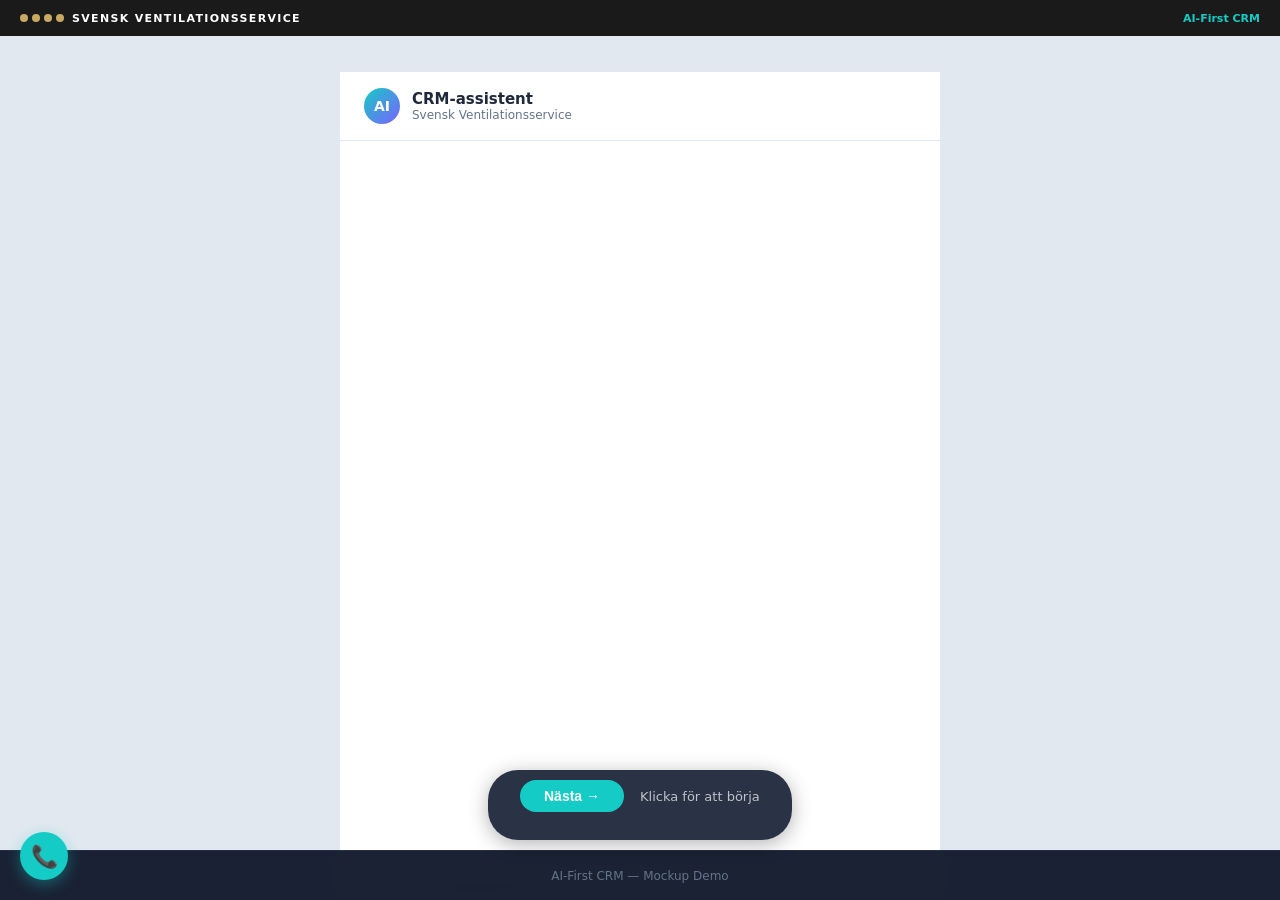
<file: mockups/02-chat-to-action.html>
<!DOCTYPE html>
<html lang="sv">
<head>
<meta charset="UTF-8">
<meta name="viewport" content="width=device-width, initial-scale=1.0">
<title>Svensk Ventilationsservice — Chat-to-Action Context Panel</title>
<style>
  /* ── Reset & base ──────────────────────────────────── */
  *, *::before, *::after { box-sizing: border-box; margin: 0; padding: 0; }

  :root {
    --teal:    #15cbc5;
    --purple:  #7B61FF;
    --dark-bg: #e2e8f0;
    --card-bg: #1e293b;
    --sidebar: #f1f5f9;
    --chat-bg: #ffffff;
    --text:    #1e293b;
    --muted:   #64748b;
    --success: #22c55e;
    --danger:  #ef4444;
    --warning: #f59e0b;
    --font:    system-ui, -apple-system, "Segoe UI", sans-serif;
  }

  html, body {
    height: 100%;
    background: var(--dark-bg);
    color: var(--text);
    font-family: var(--font);
    overflow-x: hidden;
    padding-top: 36px;
  }

  /* ── App layout ─────────────────────────────────────── */
  .app {
    display: flex;
    height: calc(100vh - 50px);
    max-width: 1100px;
    margin: 0 auto;
    position: relative;
  }

  /* ── LEFT SIDEBAR ───────────────────────────────────── */
  .sidebar-left {
    width: 250px;
    min-width: 250px;
    background: var(--sidebar);
    border-right: 1px solid #e2e8f0;
    display: flex;
    flex-direction: column;
    gap: 16px;
    padding: 20px 16px;
    overflow-y: auto;
    transform: translateX(-260px);
    opacity: 0;
    transition: transform 0.5s cubic-bezier(0.22, 1, 0.36, 1), opacity 0.4s ease;
  }
  .sidebar-left.visible {
    transform: translateX(0);
    opacity: 1;
  }

  /* ── CENTER CHAT ────────────────────────────────────── */
  .chat-center {
    flex: 1;
    min-width: 0;
    max-width: 600px;
    background: var(--chat-bg);
    display: flex;
    flex-direction: column;
    position: relative;
  }

  .chat-header {
    padding: 16px 24px;
    border-bottom: 1px solid #e2e8f0;
    display: flex;
    align-items: center;
    gap: 12px;
  }
  .chat-header .avatar {
    width: 36px; height: 36px;
    border-radius: 50%;
    background: linear-gradient(135deg, var(--teal), var(--purple));
    display: flex; align-items: center; justify-content: center;
    color: #fff; font-weight: 700; font-size: 14px;
  }
  .chat-header .title { font-weight: 600; font-size: 15px; }
  .chat-header .subtitle { font-size: 12px; color: var(--muted); }

  .chat-messages {
    flex: 1;
    overflow-y: auto;
    padding: 20px 24px;
    display: flex;
    flex-direction: column;
    gap: 16px;
  }

  .msg {
    max-width: 90%;
    padding: 12px 16px;
    border-radius: 16px;
    font-size: 14px;
    line-height: 1.5;
    opacity: 0;
    transform: translateY(12px);
    transition: opacity 0.35s ease, transform 0.35s ease;
  }
  .msg.visible {
    opacity: 1;
    transform: translateY(0);
  }
  .msg.agent {
    background: #f1f5f9;
    color: var(--text);
    align-self: flex-start;
    border-bottom-left-radius: 4px;
  }
  .msg.user {
    background: var(--teal);
    color: #fff;
    align-self: flex-end;
    border-bottom-right-radius: 4px;
  }

  /* ── Confirmation card ──────────────────────────────── */
  .deal-card {
    background: #fff;
    border: 2px solid #e2e8f0;
    border-radius: 12px;
    padding: 16px;
    margin-top: 8px;
    transition: border-color 0.4s ease, box-shadow 0.4s ease;
  }
  .deal-card.success {
    border-color: var(--success);
    box-shadow: 0 0 0 3px rgba(34,197,94,0.15);
  }
  .deal-card .row {
    display: flex;
    justify-content: space-between;
    padding: 4px 0;
    font-size: 13px;
  }
  .deal-card .row .label { color: var(--muted); }
  .deal-card .row .value { font-weight: 600; }
  .deal-card .actions {
    display: flex;
    gap: 8px;
    margin-top: 12px;
  }
  .deal-card .btn {
    padding: 8px 20px;
    border-radius: 8px;
    font-size: 13px;
    font-weight: 600;
    border: none;
    cursor: pointer;
    transition: all 0.2s;
  }
  .deal-card .btn-primary {
    background: var(--teal);
    color: #fff;
  }
  .deal-card .btn-secondary {
    background: #e2e8f0;
    color: var(--text);
  }
  .deal-card .btn.clicked {
    background: var(--success);
    color: #fff;
    transform: scale(0.95);
  }
  .deal-card .btn-secondary.clicked {
    background: var(--warning);
    color: #fff;
    transform: scale(0.95);
  }
  .deal-card .row.modified {
    background: rgba(245,158,11,0.12);
    border-radius: 4px;
    padding: 4px 6px;
    margin: 0 -6px;
  }
  .deal-card .row.modified .value {
    color: var(--warning);
  }
  .deal-card .fields-updated {
    display: inline-flex;
    align-items: center;
    gap: 5px;
    margin-top: 10px;
    padding: 4px 10px;
    border-radius: 20px;
    background: rgba(245,158,11,0.1);
    color: var(--warning);
    font-size: 11px;
    font-weight: 600;
  }
  .deal-card .fields-updated::before {
    content: "\270E";
    font-size: 13px;
  }

  /* ── Funnel visualization ───────────────────────────── */
  .funnel-viz {
    margin-top: 12px;
    opacity: 0;
    transform: translateY(10px);
    transition: opacity 0.4s ease, transform 0.4s ease;
  }
  .funnel-viz.visible {
    opacity: 1;
    transform: translateY(0);
  }
  .funnel-stages {
    display: flex;
    gap: 3px;
    margin-bottom: 12px;
  }
  .funnel-stage-item {
    flex: 1;
    text-align: center;
  }
  .funnel-bar {
    height: 28px;
    border-radius: 4px;
    background: #e2e8f0;
    display: flex;
    align-items: center;
    justify-content: center;
    font-size: 11px;
    font-weight: 600;
    color: var(--muted);
    transition: background 0.4s ease, color 0.4s ease;
    position: relative;
  }
  .funnel-bar.active {
    background: var(--teal);
    color: #fff;
  }
  .funnel-bar::after {
    content: "";
    position: absolute;
    right: -5px;
    top: 50%;
    transform: translateY(-50%);
    width: 0;
    height: 0;
    border-top: 6px solid transparent;
    border-bottom: 6px solid transparent;
    border-left: 5px solid #e2e8f0;
  }
  .funnel-bar.active::after {
    border-left-color: var(--teal);
  }
  .funnel-stage-item:last-child .funnel-bar::after {
    display: none;
  }

  .next-step {
    margin-top: 14px;
    padding: 12px;
    background: linear-gradient(135deg, rgba(21,203,197,0.08), rgba(123,97,255,0.08));
    border-radius: 10px;
    border-left: 3px solid var(--teal);
  }
  .next-step .ns-label {
    font-size: 11px;
    font-weight: 700;
    color: var(--teal);
    text-transform: uppercase;
    letter-spacing: 0.5px;
    margin-bottom: 4px;
  }
  .next-step .ns-text {
    font-size: 13px;
    color: var(--text);
  }
  .next-step .ns-date {
    margin-top: 8px;
    display: flex;
    align-items: center;
    gap: 8px;
    font-size: 12px;
    color: var(--muted);
  }
  .cal-icon {
    width: 32px; height: 34px;
    border-radius: 6px;
    background: var(--teal);
    color: #fff;
    display: flex; flex-direction: column;
    align-items: center; justify-content: center;
    font-size: 13px; font-weight: 700;
    line-height: 1;
    flex-shrink: 0;
  }
  .cal-icon .cal-month {
    font-size: 7px;
    font-weight: 500;
    letter-spacing: 0.5px;
    opacity: 0.85;
    margin-top: 1px;
  }

  /* ── RIGHT SIDEBAR ──────────────────────────────────── */
  .sidebar-right {
    width: 250px;
    min-width: 250px;
    background: var(--sidebar);
    border-left: 1px solid #e2e8f0;
    display: flex;
    flex-direction: column;
    gap: 16px;
    padding: 20px 16px;
    overflow-y: auto;
    transform: translateX(260px);
    opacity: 0;
    transition: transform 0.5s cubic-bezier(0.22, 1, 0.36, 1), opacity 0.4s ease;
  }
  .sidebar-right.visible {
    transform: translateX(0);
    opacity: 1;
  }

  /* ── Sidebar cards ──────────────────────────────────── */
  .side-card {
    background: #fff;
    border-radius: 12px;
    padding: 16px;
    box-shadow: 0 1px 3px rgba(0,0,0,0.06);
  }
  .side-card h3 {
    font-size: 12px;
    font-weight: 700;
    text-transform: uppercase;
    letter-spacing: 0.5px;
    color: var(--muted);
    margin-bottom: 12px;
  }

  /* company card */
  .company-card .company-name {
    font-size: 16px;
    font-weight: 700;
    color: var(--text);
    margin-bottom: 2px;
  }
  .company-card .company-industry {
    font-size: 12px;
    color: var(--muted);
    margin-bottom: 8px;
  }
  .company-card .company-detail {
    font-size: 12px;
    color: var(--muted);
    padding: 2px 0;
  }
  .company-card .company-detail span {
    color: var(--text);
    font-weight: 500;
  }
  .relationship-badge {
    display: inline-flex;
    align-items: center;
    gap: 5px;
    margin-top: 8px;
    padding: 4px 10px;
    border-radius: 20px;
    background: rgba(21,203,197,0.1);
    color: var(--teal);
    font-size: 11px;
    font-weight: 600;
  }
  .relationship-badge::before {
    content: "";
    width: 6px; height: 6px;
    border-radius: 50%;
    background: var(--teal);
  }

  /* donut chart area */
  .donut-area {
    display: flex;
    align-items: center;
    gap: 14px;
    margin-top: 8px;
  }
  .donut-svg { flex-shrink: 0; }
  .donut-legend {
    display: flex;
    flex-direction: column;
    gap: 4px;
  }
  .donut-legend .leg-item {
    display: flex;
    align-items: center;
    gap: 6px;
    font-size: 11px;
    color: var(--text);
  }
  .leg-dot {
    width: 8px; height: 8px;
    border-radius: 50%;
    flex-shrink: 0;
  }

  /* deal score */
  .score-area {
    display: flex;
    flex-direction: column;
    align-items: center;
    gap: 4px;
  }
  .score-label {
    font-size: 13px;
    font-weight: 600;
    color: var(--text);
    margin-top: 4px;
  }
  .score-sublabel {
    font-size: 11px;
    color: var(--muted);
  }
  .score-change {
    display: inline-flex;
    align-items: center;
    gap: 3px;
    padding: 3px 10px;
    border-radius: 10px;
    background: rgba(34,197,94,0.1);
    color: var(--success);
    font-size: 11px;
    font-weight: 700;
    opacity: 0;
    transform: translateY(4px);
    transition: opacity 0.4s ease, transform 0.4s ease;
  }
  .score-change.visible {
    opacity: 1;
    transform: translateY(0);
  }

  /* factor bars */
  .factor {
    display: flex;
    align-items: center;
    gap: 8px;
    margin-bottom: 8px;
    opacity: 0;
    transform: translateX(10px);
    transition: opacity 0.3s ease, transform 0.3s ease;
  }
  .factor.visible {
    opacity: 1;
    transform: translateX(0);
  }
  .factor .f-label {
    font-size: 11px;
    color: var(--muted);
    width: 88px;
    flex-shrink: 0;
  }
  .factor .f-bar-bg {
    flex: 1;
    height: 6px;
    background: #e2e8f0;
    border-radius: 3px;
    overflow: hidden;
  }
  .factor .f-bar-fill {
    height: 100%;
    border-radius: 3px;
    background: var(--teal);
    transition: width 0.6s ease;
    width: 0;
  }
  .factor .f-pct {
    font-size: 10px;
    font-weight: 600;
    color: var(--text);
    width: 28px;
    text-align: right;
  }

  /* similar deals */
  .similar-deal {
    padding: 8px 0;
    border-bottom: 1px solid #f1f5f9;
    opacity: 0;
    transform: translateY(6px);
    transition: opacity 0.3s ease, transform 0.3s ease;
  }
  .similar-deal.visible { opacity: 1; transform: translateY(0); }
  .similar-deal:last-child { border-bottom: none; }
  .similar-deal .sd-name {
    font-size: 12px;
    font-weight: 600;
    color: var(--text);
  }
  .similar-deal .sd-detail {
    font-size: 11px;
    color: var(--muted);
    display: flex;
    gap: 8px;
    margin-top: 2px;
  }
  .sd-won {
    color: var(--success) !important;
    font-weight: 600;
  }
  .avg-badge {
    display: inline-flex;
    align-items: center;
    gap: 4px;
    margin-top: 8px;
    padding: 4px 10px;
    border-radius: 20px;
    background: rgba(123,97,255,0.1);
    color: var(--purple);
    font-size: 11px;
    font-weight: 600;
  }

  /* relationship map */
  .rel-map-container {
    opacity: 0;
    transform: translateY(8px);
    transition: opacity 0.5s ease, transform 0.5s ease;
  }
  .rel-map-container.visible { opacity: 1; transform: translateY(0); }

  /* ── Typing indicator ───────────────────────────────── */
  .typing {
    display: flex;
    gap: 4px;
    padding: 12px 16px;
    background: #f1f5f9;
    border-radius: 16px;
    border-bottom-left-radius: 4px;
    align-self: flex-start;
    opacity: 0;
    animation: fadeInUp 0.25s ease forwards;
  }
  @keyframes fadeInUp {
    from { opacity: 0; transform: translateY(8px); }
    to { opacity: 1; transform: translateY(0); }
  }
  .typing .dot {
    width: 7px; height: 7px;
    border-radius: 50%;
    background: #94a3b8;
    animation: typingBounce 1.2s infinite ease-in-out;
  }
  .typing .dot:nth-child(2) { animation-delay: 0.2s; }
  .typing .dot:nth-child(3) { animation-delay: 0.4s; }
  @keyframes typingBounce {
    0%, 60%, 100% { transform: translateY(0); }
    30% { transform: translateY(-6px); }
  }

  /* ── Footer ─────────────────────────────────────────── */
  .footer {
    position: fixed;
    bottom: 0;
    left: 0; right: 0;
    height: 50px;
    padding: 0 24px;
    display: flex;
    justify-content: center;
    align-items: center;
    gap: 24px;
    background: rgba(15,23,42,0.95);
    backdrop-filter: blur(8px);
    border-top: 1px solid rgba(255,255,255,0.06);
    z-index: 100;
  }
  .footer .replay-btn {
    display: inline-flex;
    align-items: center;
    gap: 8px;
    padding: 8px 20px;
    border-radius: 8px;
    background: rgba(21,203,197,0.15);
    color: var(--teal);
    font-size: 13px;
    font-weight: 600;
    border: none;
    cursor: pointer;
    transition: background 0.2s;
  }
  .replay-btn:hover { background: rgba(21,203,197,0.25); }
  .footer .brand {
    font-size: 12px;
    color: #64748b;
  }

  /* ── Chat input area ────────────────────────────────── */
  .chat-input-area {
    padding: 16px 24px;
    border-top: 1px solid #e2e8f0;
    display: flex;
    align-items: center;
    gap: 10px;
  }
  .chat-input-area input {
    flex: 1;
    padding: 10px 16px;
    border: 1px solid #e2e8f0;
    border-radius: 24px;
    font-size: 13px;
    font-family: var(--font);
    outline: none;
    color: var(--text);
    background: #fff;
  }
  .chat-input-area input:focus { border-color: var(--teal); }

  /* ── Responsive ─────────────────────────────────────── */
  @media (max-width: 900px) {
    .sidebar-left, .sidebar-right {
      position: absolute;
      top: 0;
      height: 100%;
      z-index: 10;
      box-shadow: 4px 0 20px rgba(0,0,0,0.12);
    }
    .sidebar-left { left: 0; }
    .sidebar-right { right: 0; }
    .chat-center { max-width: 100%; }
  }

  /* ── Progress bar (top) ─────────────────────────────── */
  .progress-bar {
    position: fixed;
    top: 36px; left: 0;
    height: 3px;
    background: linear-gradient(90deg, var(--teal), var(--purple));
    z-index: 200;
    transition: width 0.5s ease;
    width: 0;
    border-radius: 0 2px 2px 0;
  }
.svs-global-header{position:fixed;top:0;left:0;right:0;height:36px;background:#1a1a1a;display:flex;align-items:center;justify-content:space-between;padding:0 20px;z-index:9999;font-family:system-ui,-apple-system,sans-serif}
.svs-global-header .svs-logo-dots{display:flex;gap:4px;margin-right:8px}
.svs-global-header .svs-logo-dots span{width:8px;height:8px;border-radius:50%;background:#c8a961}
.svs-global-header .svs-left{display:flex;align-items:center}
.svs-global-header .svs-brand-text{color:#fff;font-size:11px;font-weight:700;letter-spacing:0.12em;text-transform:uppercase}
.svs-global-header .svs-right{color:#15cbc5;font-size:11px;font-weight:700}

  /* ── Step controls ───────────────────────────────────── */
  .step-controls{position:fixed;bottom:60px;left:50%;transform:translateX(-50%);display:flex;align-items:center;gap:16px;z-index:9998;background:rgba(30,41,59,0.95);padding:10px 24px;border-radius:30px;box-shadow:0 4px 20px rgba(0,0,0,0.3);backdrop-filter:blur(8px);flex-wrap:wrap;justify-content:center}
  .step-controls button{background:#15cbc5;color:#fff;border:none;padding:8px 24px;border-radius:20px;font-size:14px;font-weight:700;cursor:pointer;transition:background 0.2s}
  .step-controls button:hover{background:#0ea5a0}
  #stepCounter{color:rgba(255,255,255,0.7);font-size:13px;font-weight:300;min-width:120px}
  .step-note{width:100%;text-align:center;color:rgba(255,255,255,0.5);font-size:12px;font-style:italic;line-height:1.3;margin-top:2px}

  /* ── Voice FAB ───────────────────────────────────────── */
  .voice-fab{position:fixed;bottom:20px;left:20px;z-index:9998;cursor:pointer}
  .voice-fab-icon{width:48px;height:48px;border-radius:50%;background:#15cbc5;display:flex;align-items:center;justify-content:center;font-size:22px;box-shadow:0 4px 16px rgba(21,203,197,0.4);transition:transform 0.2s}
  .voice-fab:hover .voice-fab-icon{transform:scale(1.1)}
  .voice-fab-tooltip{position:absolute;bottom:56px;left:0;background:#1e293b;color:#fff;padding:10px 14px;border-radius:8px;font-size:13px;line-height:1.5;white-space:nowrap;opacity:0;pointer-events:none;transition:opacity 0.2s;box-shadow:0 4px 16px rgba(0,0,0,0.3)}
  .voice-fab.open .voice-fab-tooltip{opacity:1;pointer-events:auto}
</style>
</head>
<body>
<div class="svs-global-header"><div class="svs-left"><div class="svs-logo-dots"><span></span><span></span><span></span><span></span></div><span class="svs-brand-text">Svensk Ventilationsservice</span></div><div class="svs-right">AI-First CRM</div></div>

<div class="progress-bar" id="progressBar"></div>

<div class="app">
  <!-- LEFT SIDEBAR -->
  <aside class="sidebar-left" id="sideLeft">
    <!-- Company card -->
    <div class="side-card company-card" id="companyCard">
      <h3>Kundprofil</h3>
      <div class="company-name">Vasakronan AB</div>
      <div class="company-industry">Fastigheter</div>
      <div class="company-detail">Org.nr: <span>556061-4603</span></div>
      <div class="company-detail">Huvudkontor: <span>Stockholm</span></div>
      <div class="company-detail">Anst&auml;llda: <span>~350</span></div>
      <div class="relationship-badge">Kund sedan 2019</div>
    </div>

    <!-- Deal history donut -->
    <div class="side-card" id="donutCard">
      <h3>Aff&auml;rshistorik</h3>
      <div class="donut-area">
        <svg class="donut-svg" width="80" height="80" viewBox="0 0 80 80">
          <circle cx="40" cy="40" r="30" fill="none" stroke="#e2e8f0" stroke-width="10"/>
          <!-- won: 3/6 -->
          <circle cx="40" cy="40" r="30" fill="none" stroke="#15cbc5" stroke-width="10"
            stroke-dasharray="0 188.5" stroke-dashoffset="0"
            transform="rotate(-90 40 40)" id="donutWon"
            style="transition: stroke-dasharray 0.8s ease 0.2s"/>
          <!-- lost: 1/6 -->
          <circle cx="40" cy="40" r="30" fill="none" stroke="#ef4444" stroke-width="10"
            stroke-dasharray="0 188.5" stroke-dashoffset="0"
            transform="rotate(-90 40 40)" id="donutLost"
            style="transition: stroke-dasharray 0.8s ease 0.5s"/>
          <!-- active: 2/6 -->
          <circle cx="40" cy="40" r="30" fill="none" stroke="#7B61FF" stroke-width="10"
            stroke-dasharray="0 188.5" stroke-dashoffset="0"
            transform="rotate(-90 40 40)" id="donutActive"
            style="transition: stroke-dasharray 0.8s ease 0.8s"/>
          <text x="40" y="37" text-anchor="middle" font-size="14" font-weight="700" fill="#1e293b">6</text>
          <text x="40" y="49" text-anchor="middle" font-size="8" fill="#64748b">aff&auml;rer</text>
        </svg>
        <div class="donut-legend">
          <div class="leg-item"><div class="leg-dot" style="background:#15cbc5"></div>3 vunna</div>
          <div class="leg-item"><div class="leg-dot" style="background:#ef4444"></div>1 f&ouml;rlorad</div>
          <div class="leg-item"><div class="leg-dot" style="background:#7B61FF"></div>2 p&aring;g&aring;ende</div>
        </div>
      </div>
    </div>

    <!-- Relationship Map (appears Phase 5) -->
    <div class="side-card rel-map-container" id="relMapCard">
      <h3>Kontaktn&auml;t &mdash; Vasakronan</h3>
      <svg id="relMapSvg" width="218" height="200" viewBox="0 0 218 200">
        <!-- Connection lines -->
        <line id="relLine1" x1="109" y1="95" x2="109" y2="30"
          stroke="#15cbc5" stroke-width="2.5"
          stroke-dasharray="65" stroke-dashoffset="65"
          style="transition: stroke-dashoffset 0.6s ease 0.3s"/>
        <line id="relLine2" x1="109" y1="95" x2="35" y2="160"
          stroke="#15cbc5" stroke-width="2.5"
          stroke-dasharray="95" stroke-dashoffset="95"
          style="transition: stroke-dashoffset 0.6s ease 0.6s"/>
        <line id="relLine3" x1="109" y1="95" x2="183" y2="160"
          stroke="#15cbc5" stroke-width="1.5" stroke-dasharray="4 4"
          stroke-dashoffset="95" opacity="0.5"
          style="transition: stroke-dashoffset 0.6s ease 0.9s"/>

        <!-- Center node: SVS -->
        <circle id="relNodeCenter" cx="109" cy="95" r="22" fill="#15cbc5" opacity="0"
          style="transition: opacity 0.4s ease 0.1s"/>
        <text id="relTextCenter" x="109" y="99" text-anchor="middle" font-size="10" font-weight="700"
          fill="#fff" opacity="0" style="transition: opacity 0.3s ease 0.2s">SVS</text>

        <!-- Erik node (top, highlighted) -->
        <circle id="relNodeErik" cx="109" cy="30" r="18" fill="#fff" stroke="#15cbc5" stroke-width="3" opacity="0"
          style="transition: opacity 0.4s ease 0.4s"/>
        <text x="109" y="27" text-anchor="middle" font-size="8" font-weight="700" fill="#1e293b"
          id="relTextErik1" opacity="0" style="transition: opacity 0.3s ease 0.5s">Erik J.</text>
        <text x="109" y="37" text-anchor="middle" font-size="6.5" fill="#64748b"
          id="relTextErik2" opacity="0" style="transition: opacity 0.3s ease 0.5s">Fastighetschef</text>

        <!-- Maria node (bottom-left) -->
        <circle id="relNodeMaria" cx="35" cy="160" r="18" fill="#fff" stroke="#e2e8f0" stroke-width="2" opacity="0"
          style="transition: opacity 0.4s ease 0.7s"/>
        <text x="35" y="157" text-anchor="middle" font-size="8" font-weight="600" fill="#1e293b"
          id="relTextMaria1" opacity="0" style="transition: opacity 0.3s ease 0.8s">Maria S.</text>
        <text x="35" y="167" text-anchor="middle" font-size="6.5" fill="#64748b"
          id="relTextMaria2" opacity="0" style="transition: opacity 0.3s ease 0.8s">Ink&ouml;p</text>

        <!-- Johan node (bottom-right) -->
        <circle id="relNodeJohan" cx="183" cy="160" r="18" fill="#fff" stroke="#e2e8f0" stroke-width="2"
          stroke-dasharray="3 3" opacity="0"
          style="transition: opacity 0.4s ease 1s"/>
        <text x="183" y="157" text-anchor="middle" font-size="8" font-weight="600" fill="#1e293b"
          id="relTextJohan1" opacity="0" style="transition: opacity 0.3s ease 1.1s">Johan B.</text>
        <text x="183" y="167" text-anchor="middle" font-size="6.5" fill="#64748b"
          id="relTextJohan2" opacity="0" style="transition: opacity 0.3s ease 1.1s">Teknik</text>

        <!-- Legend -->
        <line x1="20" y1="193" x2="40" y2="193" stroke="#15cbc5" stroke-width="2"/>
        <text x="44" y="196" font-size="7" fill="#64748b">Stark</text>
        <line x1="90" y1="193" x2="110" y2="193" stroke="#15cbc5" stroke-width="1.5" stroke-dasharray="3 3" opacity="0.5"/>
        <text x="114" y="196" font-size="7" fill="#64748b">Svag</text>
      </svg>
    </div>
  </aside>

  <!-- CENTER CHAT -->
  <main class="chat-center">
    <div class="chat-header">
      <div class="avatar">AI</div>
      <div>
        <div class="title">CRM-assistent</div>
        <div class="subtitle">Svensk Ventilationsservice</div>
      </div>
    </div>

    <div class="chat-messages" id="chatMessages"></div>

    <div class="chat-input-area">
      <input type="text" placeholder="Skriv ett meddelande..." disabled />
    </div>
  </main>

  <!-- RIGHT SIDEBAR -->
  <aside class="sidebar-right" id="sideRight">
    <!-- Deal Score -->
    <div class="side-card" id="scoreCard">
      <h3>Deal Score</h3>
      <div class="score-area">
        <svg width="100" height="100" viewBox="0 0 100 100">
          <circle cx="50" cy="50" r="40" fill="none" stroke="#e2e8f0" stroke-width="8"/>
          <circle cx="50" cy="50" r="40" fill="none" stroke-width="8"
            id="scoreRing"
            stroke="#f59e0b"
            stroke-linecap="round"
            stroke-dasharray="0 251.3"
            transform="rotate(-90 50 50)"
            style="transition: stroke-dasharray 1s ease, stroke 0.6s ease"/>
          <text id="scoreNum" x="50" y="47" text-anchor="middle" font-size="22" font-weight="700" fill="#1e293b">0</text>
          <text x="50" y="61" text-anchor="middle" font-size="8" fill="#64748b">/100</text>
        </svg>
        <div class="score-label" id="scoreLabel">Medium-h&ouml;g</div>
        <div class="score-change" id="scoreChange">&#9650; +16 po&auml;ng</div>
      </div>
    </div>

    <!-- Factors -->
    <div class="side-card" id="factorsCard">
      <h3>Faktorer</h3>
      <div id="factorsList">
        <div class="factor" id="fKund">
          <div class="f-label">Kundrelation</div>
          <div class="f-bar-bg"><div class="f-bar-fill" id="fKundBar"></div></div>
          <div class="f-pct">80%</div>
        </div>
        <div class="factor" id="fSize">
          <div class="f-label">Dealstorlek</div>
          <div class="f-bar-bg"><div class="f-bar-fill" id="fSizeBar"></div></div>
          <div class="f-pct">60%</div>
        </div>
        <div class="factor" id="fTime">
          <div class="f-label">Tidsram</div>
          <div class="f-bar-bg"><div class="f-bar-fill" id="fTimeBar"></div></div>
          <div class="f-pct">70%</div>
        </div>
      </div>
    </div>

    <!-- Similar deals -->
    <div class="side-card" id="similarCard">
      <h3>Liknande vunna aff&auml;rer</h3>
      <div class="similar-deal" id="simDeal1">
        <div class="sd-name">Filteravtal Wallenstam</div>
        <div class="sd-detail">
          <span>380k</span>
          <span>45 dagar</span>
          <span class="sd-won">Vunnen</span>
        </div>
      </div>
      <div class="similar-deal" id="simDeal2">
        <div class="sd-name">OVK Castellum</div>
        <div class="sd-detail">
          <span>520k</span>
          <span>62 dagar</span>
          <span class="sd-won">Vunnen</span>
        </div>
      </div>
      <div class="avg-badge">&#8709; ~53 dagar till avslut</div>
    </div>
  </aside>
</div>

<!-- VOICE FAB -->
<div class="voice-fab" id="voiceFab" onclick="this.classList.toggle('open')">
  <div class="voice-fab-icon">&#128222;</div>
  <div class="voice-fab-tooltip"><strong>Ring CRM-assistenten</strong><br>+46 8 123 45 67<br><span style="font-size:11px;opacity:0.7">Identifiera med BankID</span></div>
</div>

<!-- STEP CONTROLS -->
<div class="step-controls">
  <button id="btnNext" onclick="nextStep()">N&auml;sta &rarr;</button>
  <span id="stepCounter">Klicka f&ouml;r att b&ouml;rja</span>
  <div id="stepNote" class="step-note"></div>
</div>

<!-- FOOTER -->
<div class="footer">
  <span class="brand">AI-First CRM &mdash; Mockup Demo</span>
</div>

<script>
(function () {
  "use strict";

  /* ── Helpers ────────────────────────────────────────── */
  var $ = function (id) { return document.getElementById(id); };
  var chat = $("chatMessages");

  /* ── Create message DOM ─────────────────────────────── */
  function addMsg(type, html) {
    var div = document.createElement("div");
    div.className = "msg " + type;
    div.innerHTML = html;
    chat.appendChild(div);
    chat.scrollTop = chat.scrollHeight;
    void div.offsetWidth;
    div.classList.add("visible");
    return div;
  }

  function addTyping() {
    var div = document.createElement("div");
    div.className = "typing";
    div.id = "typingIndicator";
    div.innerHTML = '<div class="dot"></div><div class="dot"></div><div class="dot"></div>';
    chat.appendChild(div);
    chat.scrollTop = chat.scrollHeight;
    return div;
  }

  function removeTyping() {
    var el = $("typingIndicator");
    if (el) el.remove();
  }

  /* ── Progress bar ───────────────────────────────────── */
  function setProgress(pct) {
    $("progressBar").style.width = pct + "%";
  }

  /* ── Donut chart animation ──────────────────────────── */
  var C = 2 * Math.PI * 30; // ~188.5
  function animateDonut() {
    var wonLen = (3 / 6) * C;
    var lostLen = (1 / 6) * C;
    var activeLen = (2 / 6) * C;

    $("donutWon").setAttribute("stroke-dasharray", wonLen + " " + (C - wonLen));
    $("donutLost").setAttribute("stroke-dasharray", lostLen + " " + (C - lostLen));
    $("donutLost").setAttribute("stroke-dashoffset", String(-wonLen));
    $("donutActive").setAttribute("stroke-dasharray", activeLen + " " + (C - activeLen));
    $("donutActive").setAttribute("stroke-dashoffset", String(-(wonLen + lostLen)));
  }

  /* ── Score ring ─────────────────────────────────────── */
  var RING_C = 2 * Math.PI * 40; // ~251.3
  var currentScore = 0;

  function animateScore(target, color) {
    var dashLen = (target / 100) * RING_C;
    $("scoreRing").setAttribute("stroke-dasharray", dashLen + " " + (RING_C - dashLen));
    $("scoreRing").setAttribute("stroke", color);

    var start = currentScore;
    var dur = 900;
    var t0 = performance.now();
    function tick(now) {
      var p = Math.min((now - t0) / dur, 1);
      var eased = 1 - Math.pow(1 - p, 3);
      var v = Math.round(start + (target - start) * eased);
      $("scoreNum").textContent = String(v);
      if (p < 1) requestAnimationFrame(tick);
    }
    requestAnimationFrame(tick);
    currentScore = target;
  }

  /* ── Factor bars ────────────────────────────────────── */
  function showFactor(id, barId, widthPct) {
    var el = $(id);
    el.classList.add("visible");
    setTimeout(function () { $(barId).style.width = widthPct + "%"; }, 100);
  }

  /* ── Relationship map ───────────────────────────────── */
  function animateRelMap() {
    $("relMapCard").classList.add("visible");

    $("relNodeCenter").setAttribute("opacity", "1");
    $("relTextCenter").setAttribute("opacity", "1");

    $("relLine1").style.strokeDashoffset = "0";
    $("relLine2").style.strokeDashoffset = "0";
    $("relLine3").style.strokeDashoffset = "0";

    $("relNodeErik").setAttribute("opacity", "1");
    $("relTextErik1").setAttribute("opacity", "1");
    $("relTextErik2").setAttribute("opacity", "1");

    $("relNodeMaria").setAttribute("opacity", "1");
    $("relTextMaria1").setAttribute("opacity", "1");
    $("relTextMaria2").setAttribute("opacity", "1");

    $("relNodeJohan").setAttribute("opacity", "1");
    $("relTextJohan1").setAttribute("opacity", "1");
    $("relTextJohan2").setAttribute("opacity", "1");
  }

  /* ── Reset everything ───────────────────────────────── */
  function resetAll() {
    chat.innerHTML = "";
    currentScore = 0;

    $("sideLeft").classList.remove("visible");
    $("sideRight").classList.remove("visible");

    $("scoreRing").setAttribute("stroke-dasharray", "0 251.3");
    $("scoreRing").setAttribute("stroke", "#f59e0b");
    $("scoreNum").textContent = "0";
    $("scoreLabel").textContent = "Medium-h\u00f6g";
    $("scoreChange").classList.remove("visible");

    document.querySelectorAll(".factor").forEach(function (f) { f.classList.remove("visible"); });
    $("fKundBar").style.width = "0";
    $("fSizeBar").style.width = "0";
    $("fTimeBar").style.width = "0";
    document.querySelectorAll(".factor-extra").forEach(function (e) { e.remove(); });

    $("simDeal1").classList.remove("visible");
    $("simDeal2").classList.remove("visible");

    $("donutWon").setAttribute("stroke-dasharray", "0 188.5");
    $("donutLost").setAttribute("stroke-dasharray", "0 188.5");
    $("donutActive").setAttribute("stroke-dasharray", "0 188.5");
    $("donutLost").setAttribute("stroke-dashoffset", "0");
    $("donutActive").setAttribute("stroke-dashoffset", "0");

    $("relMapCard").classList.remove("visible");
    var relIds = ["relNodeCenter","relTextCenter","relNodeErik","relTextErik1","relTextErik2",
     "relNodeMaria","relTextMaria1","relTextMaria2","relNodeJohan","relTextJohan1","relTextJohan2"];
    relIds.forEach(function (id) { $(id).setAttribute("opacity", "0"); });
    $("relLine1").style.strokeDashoffset = "65";
    $("relLine2").style.strokeDashoffset = "95";
    $("relLine3").style.strokeDashoffset = "95";

    setProgress(0);
  }

  /* ── Deal card HTML ─────────────────────────────────── */
  var dealCardHTML =
    '<div class="deal-card" id="dealCard1">' +
      '<div class="row"><span class="label">F\u00f6retag</span><span class="value">Vasakronan AB</span></div>' +
      '<div class="row"><span class="label">Kontakt</span><span class="value">Erik Johansson</span></div>' +
      '<div class="row"><span class="label">Aff\u00e4r</span><span class="value">Ventilationsavtal</span></div>' +
      '<div class="row"><span class="label">V\u00e4rde</span><span class="value">450 000 kr</span></div>' +
      '<div class="row"><span class="label">Fas</span><span class="value">Ny</span></div>' +
      '<div class="actions">' +
        '<button class="btn btn-primary" id="btnCreate1">Skapa aff\u00e4r</button>' +
        '<button class="btn btn-secondary" id="btnEdit1">\u00c4ndra</button>' +
      '</div>' +
    '</div>';

  var dealCardUpdatedHTML =
    '<div class="deal-card" id="dealCard1Updated">' +
      '<div class="row"><span class="label">F\u00f6retag</span><span class="value">Vasakronan AB</span></div>' +
      '<div class="row"><span class="label">Kontakt</span><span class="value">Erik Johansson</span></div>' +
      '<div class="row"><span class="label">Aff\u00e4r</span><span class="value">Ventilationsavtal</span></div>' +
      '<div class="row modified"><span class="label">V\u00e4rde</span><span class="value">500 000 kr</span></div>' +
      '<div class="row"><span class="label">Fas</span><span class="value">Ny</span></div>' +
      '<div class="row modified"><span class="label">St\u00e4ngdatum</span><span class="value">2026-08-31</span></div>' +
      '<div class="fields-updated">2 f\u00e4lt uppdaterade</div>' +
      '<div class="actions">' +
        '<button class="btn btn-primary" id="btnCreate1Updated">Skapa aff\u00e4r</button>' +
        '<button class="btn btn-secondary">\u00c4ndra</button>' +
      '</div>' +
    '</div>';

  var funnelHTML =
    '<div class="funnel-viz" id="funnelViz">' +
      '<div class="funnel-stages">' +
        '<div class="funnel-stage-item"><div class="funnel-bar active">Ny</div></div>' +
        '<div class="funnel-stage-item"><div class="funnel-bar">Offert</div></div>' +
        '<div class="funnel-stage-item"><div class="funnel-bar">F\u00f6rhandling</div></div>' +
        '<div class="funnel-stage-item"><div class="funnel-bar">Vunnen</div></div>' +
      '</div>' +
      '<div class="next-step">' +
        '<div class="ns-label">N\u00e4sta rekommenderade steg</div>' +
        '<div class="ns-text">Boka ett platsbes\u00f6k hos Vasakronan inom 2 veckor</div>' +
        '<div class="ns-date">' +
          '<div class="cal-icon">16<span class="cal-month">MAR</span></div>' +
          '<span>F\u00f6reslagen uppf\u00f6ljning: 16 mars 2026</span>' +
        '</div>' +
      '</div>' +
    '</div>';

  /* ── Step-based demo system ─────────────────────────── */
  var steps = [
    // Step 1: Welcome message
    function () {
      setProgress(5);
      addMsg("agent", "Hej! Jag \u00e4r din CRM-assistent. Vad kan jag hj\u00e4lpa dig med idag?");
    },

    // Step 2: User types deal request
    function () {
      setProgress(12);
      addMsg("user",
        "Skapa en aff\u00e4r f\u00f6r nytt ventilationsavtal med Vasakronan, kontakt Erik, 450k");
    },

    // Step 3: Left sidebar slides in + donut animates
    function () {
      setProgress(20);
      $("sideLeft").classList.add("visible");
      setTimeout(function () { animateDonut(); }, 300);
    },

    // Step 4: Agent responds with deal card + right sidebar + score + factors + similar deals
    function () {
      setProgress(35);
      removeTyping();
      addMsg("agent",
        "Jag hittar <strong>Vasakronan AB</strong> i CRM:et och skapar aff\u00e4ren:" +
        dealCardHTML);

      setTimeout(function () {
        $("sideRight").classList.add("visible");
      }, 300);
      setTimeout(function () {
        animateScore(72, "#f59e0b");
      }, 700);
      setTimeout(function () {
        showFactor("fKund", "fKundBar", 80);
      }, 1000);
      setTimeout(function () {
        showFactor("fSize", "fSizeBar", 60);
      }, 1200);
      setTimeout(function () {
        showFactor("fTime", "fTimeBar", 70);
      }, 1400);
      setTimeout(function () {
        $("simDeal1").classList.add("visible");
      }, 1600);
      setTimeout(function () {
        $("simDeal2").classList.add("visible");
      }, 1800);
    },

    // Step 5: User clicks "Andra" button
    function () {
      setProgress(48);
      var btnEdit = document.getElementById("btnEdit1");
      if (btnEdit) {
        btnEdit.classList.add("clicked");
      }
    },

    // Step 6: User types modification request
    function () {
      setProgress(55);
      addMsg("user",
        "\u00c4ndra v\u00e4rdet till 500k och st\u00e4ngdatum till augusti");
    },

    // Step 7: Agent shows updated card + score/factor update
    function () {
      setProgress(62);
      removeTyping();
      addMsg("agent",
        "Uppdaterat:" +
        dealCardUpdatedHTML);

      setTimeout(function () {
        animateScore(76, "#f59e0b");
      }, 400);
      setTimeout(function () {
        $("fSizeBar").style.width = "0";
      }, 600);
      setTimeout(function () {
        showFactor("fSize", "fSizeBar", 68);
      }, 800);
    },

    // Step 8: User confirms — clicks "Skapa affar" on updated card + success
    function () {
      setProgress(75);
      var btnCreateUpdated = document.getElementById("btnCreate1Updated");
      if (btnCreateUpdated) {
        btnCreateUpdated.classList.add("clicked");
        btnCreateUpdated.textContent = "\u2713 Skapad!";
      }
      setTimeout(function () {
        var dcUpdated = document.getElementById("dealCard1Updated");
        if (dcUpdated) dcUpdated.classList.add("success");
      }, 400);
    },

    // Step 9: Agent shows funnel + pipeline + score goes high
    function () {
      setProgress(82);
      removeTyping();
      addMsg("agent",
        "Aff\u00e4ren \u00e4r skapad med uppdaterade v\u00e4rden! H\u00e4r ser du pipeline-positionen:" +
        funnelHTML);

      setTimeout(function () {
        var fv = document.getElementById("funnelViz");
        if (fv) fv.classList.add("visible");
      }, 250);
      setTimeout(function () {
        animateScore(88, "#22c55e");
        $("scoreLabel").textContent = "H\u00f6g";
      }, 600);
      setTimeout(function () {
        $("scoreChange").classList.add("visible");
      }, 1000);
    },

    // Step 10: User asks to add contact
    function () {
      setProgress(88);
      addMsg("user",
        "L\u00e4gg till Erik Johansson som kontakt p\u00e5 Vasakronan, fastighetschef");
    },

    // Step 11: Agent responds + relationship map animates
    function () {
      setProgress(100);
      removeTyping();
      addMsg("agent",
        "Kontakten <strong>Erik Johansson</strong> \u00e4r tillagd p\u00e5 Vasakronan AB. " +
        "H\u00e4r \u00e4r ert kontaktn\u00e4t:");

      setTimeout(function () {
        animateRelMap();
      }, 400);
    }
  ];

  var currentStep = -1;

  var stepNotes = [
    "AI-assistenten v\u00e4lkomnar anv\u00e4ndaren",
    "En mening skapar en komplett aff\u00e4r \u2014 AI:n tolkar alla f\u00e4lt",
    "Kundprofil med historik och donutdiagram visas automatiskt",
    "Aff\u00e4rspo\u00e4ng, liknande vunna aff\u00e4rer och riskbed\u00f6mning",
    "Anv\u00e4ndaren vill \u00e4ndra \u2014 klickar '\u00c4ndra' ist\u00e4llet f\u00f6r att bekr\u00e4fta",
    "Korrigering via naturligt spr\u00e5k: '\u00c4ndra v\u00e4rdet till 500k'",
    "Uppdaterat kort med markerade \u00e4ndringar \u2014 po\u00e4ngen justeras",
    "Nu bekr\u00e4ftas aff\u00e4ren \u2014 skapas direkt i SharePoint",
    "Pipeline-vy och AI:s rekommenderade n\u00e4sta steg",
    "Kontaktperson l\u00e4ggs till med en mening",
    "Relationskarta visar hela kontaktn\u00e4tet hos kunden"
  ];

  function resetDemo() {
    currentStep = -1;
    resetAll();
    $("stepCounter").textContent = "Klicka f\u00f6r att b\u00f6rja";
    $("btnNext").textContent = "N\u00e4sta \u2192";
    document.getElementById('stepNote').textContent = '';
  }

  window.nextStep = function () {
    // If at end, reset
    if (currentStep >= steps.length - 1) {
      resetDemo();
      return;
    }
    currentStep++;
    steps[currentStep]();
    $("stepCounter").textContent = "Steg " + (currentStep + 1) + " / " + steps.length;
    $("btnNext").textContent = currentStep >= steps.length - 1 ? "\u21BA B\u00f6rja om" : "N\u00e4sta \u2192";
    document.getElementById('stepNote').textContent = stepNotes[currentStep] || '';
  };

  /* ── Keyboard shortcuts ─────────────────────────────── */
  document.addEventListener("keydown", function (e) {
    if (e.key === "ArrowRight" || e.key === " ") {
      e.preventDefault();
      window.nextStep();
    } else if (e.key === "r" || e.key === "R") {
      resetDemo();
    }
  });

})();
</script>
</body>
</html>
</file>
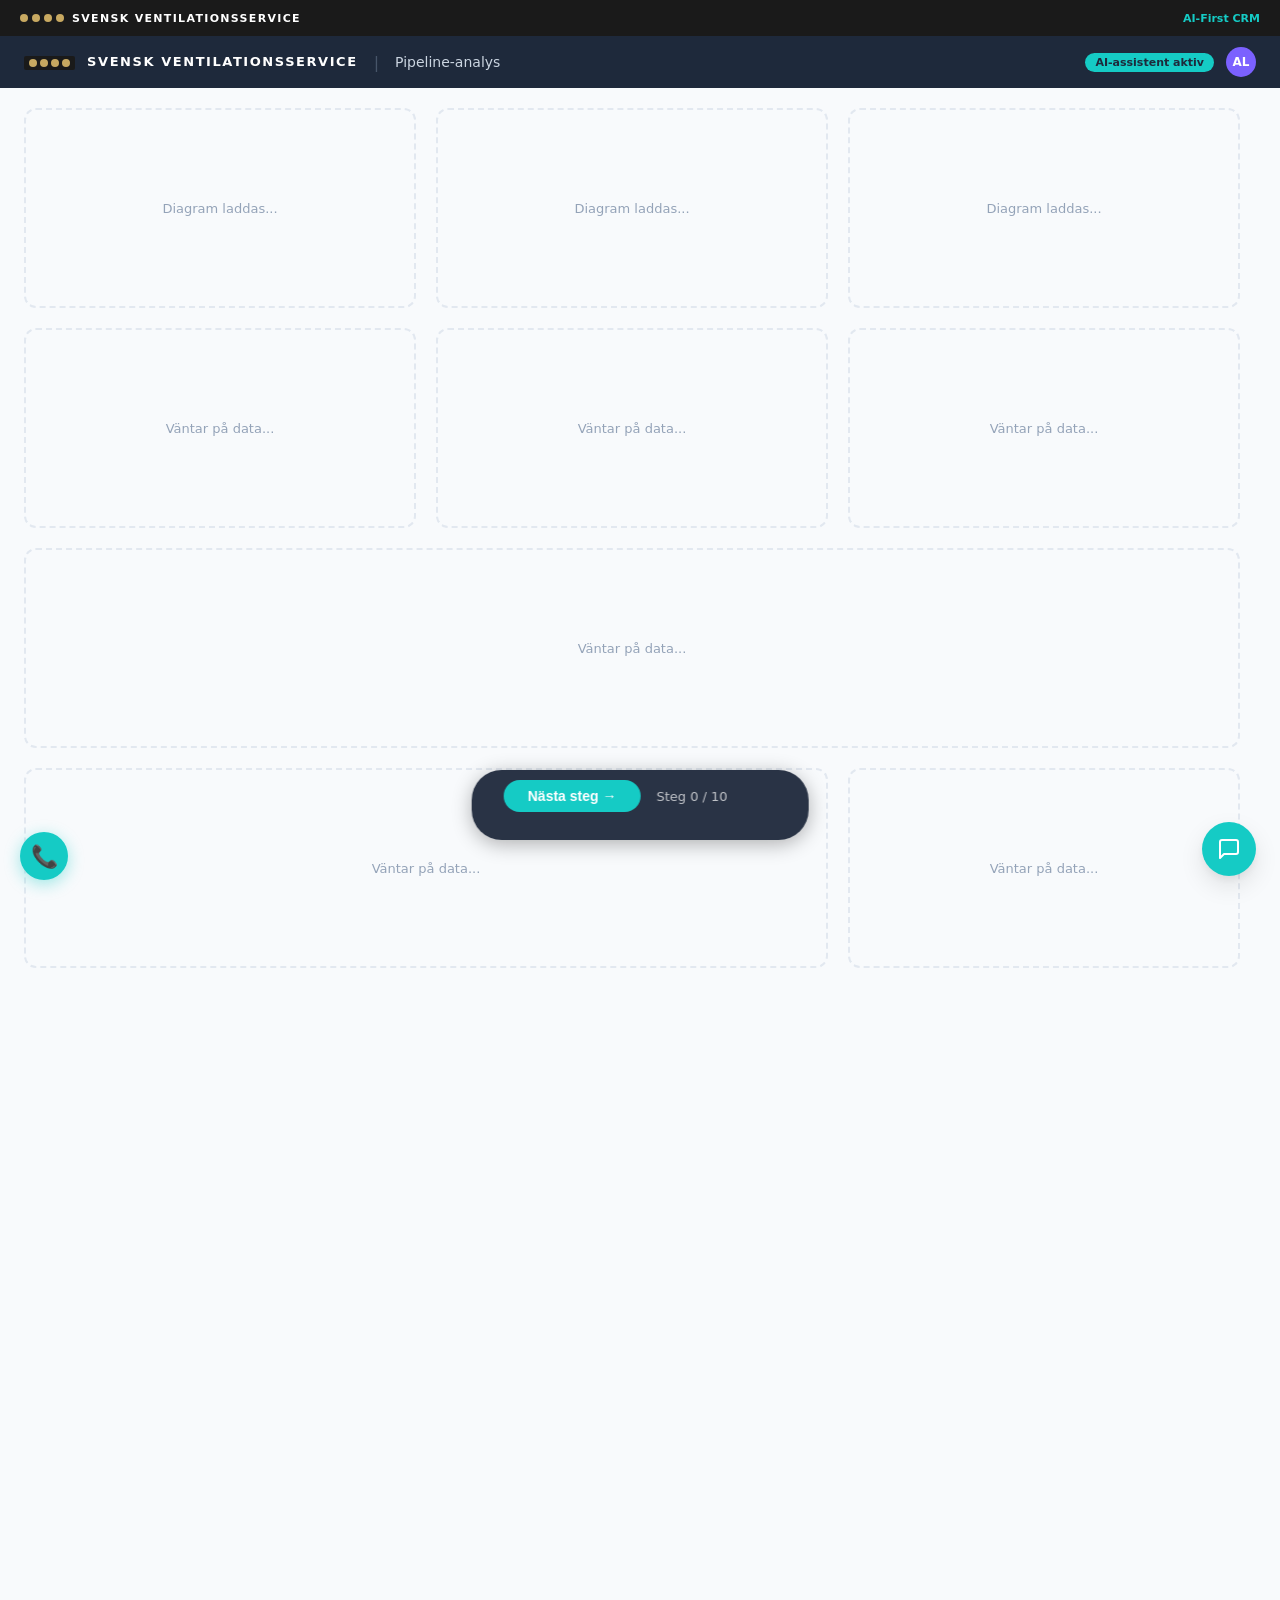
<file: mockups/03-pipeline-drilldown.html>
<!DOCTYPE html>
<html lang="sv">
<head>
<meta charset="UTF-8">
<meta name="viewport" content="width=device-width, initial-scale=1.0">
<title>Pipeline-analys — SvenskVent CRM</title>
<style>
  *, *::before, *::after { box-sizing: border-box; margin: 0; padding: 0; }

  :root {
    --teal: #15cbc5;
    --teal-dark: #0ea5a0;
    --teal-light: #d1faf8;
    --purple: #7B61FF;
    --purple-light: #ede8ff;
    --bg: #f8fafc;
    --card-bg: #fff;
    --text: #1e293b;
    --text-muted: #64748b;
    --text-light: #94a3b8;
    --border: #e2e8f0;
    --green: #22c55e;
    --green-bg: #dcfce7;
    --red: #ef4444;
    --red-bg: #fee2e2;
    --chat-bg: #f8fafc;
    --chat-bubble-agent: #e8edf2;
    --chat-bubble-user: var(--teal);
    --shadow-sm: 0 1px 3px rgba(0,0,0,.06), 0 1px 2px rgba(0,0,0,.04);
    --shadow-md: 0 4px 12px rgba(0,0,0,.07), 0 2px 4px rgba(0,0,0,.04);
    --shadow-lg: 0 10px 25px rgba(0,0,0,.1), 0 4px 10px rgba(0,0,0,.05);
    --shadow-glow: 0 0 20px rgba(21,203,197,.25), 0 0 40px rgba(21,203,197,.1);
    --radius: 12px;
    --radius-sm: 8px;
  }

  body {
    font-family: system-ui, 'Segoe UI', sans-serif;
    background: var(--bg);
    color: var(--text);
    min-height: 100vh;
    overflow-x: hidden;
    padding-top: 36px;
  }

  /* ── Top bar ────────────────────────────── */
  .topbar {
    background: var(--text);
    color: #fff;
    display: flex;
    align-items: center;
    padding: 0 24px;
    height: 52px;
    position: fixed;
    top: 36px; left: 0; right: 0;
    z-index: 100;
    gap: 16px;
  }
  .svs-dots{display:inline-flex;gap:3px;background:#1a1a1a;padding:3px 5px;border-radius:2px;vertical-align:middle;margin-right:6px}
  .svs-dots span{width:8px;height:8px;border-radius:50%;background:#c8a961}
  .topbar-logo {
    font-weight: 700;
    font-size: 13px;
    color: #fff;
    letter-spacing: 0.12em;
  }
  .topbar-sep { color: #475569; }
  .topbar-title { font-size: 14px; color: #cbd5e1; font-weight: 500; }
  .topbar-right { margin-left: auto; display: flex; gap: 12px; align-items: center; }
  .topbar-badge {
    background: var(--teal);
    color: var(--text);
    font-size: 11px;
    font-weight: 700;
    padding: 3px 10px;
    border-radius: 20px;
  }
  .topbar-avatar {
    width: 30px; height: 30px;
    border-radius: 50%;
    background: var(--purple);
    display: flex; align-items: center; justify-content: center;
    font-size: 12px; font-weight: 700; color: #fff;
  }

  /* ── Dashboard grid ─────────────────────── */
  .dashboard {
    padding: 72px 24px 24px;
    max-width: 1400px;
    margin: 0 auto;
    display: grid;
    grid-template-columns: repeat(3, 1fr);
    gap: 20px;
    padding-right: 40px;
  }
  @media (max-width: 1024px) {
    .dashboard { grid-template-columns: repeat(2, 1fr); }
  }
  @media (max-width: 640px) {
    .dashboard { grid-template-columns: 1fr; padding: 64px 12px 12px; }
  }

  /* ── Cards ──────────────────────────────── */
  .card {
    background: var(--card-bg);
    border-radius: var(--radius);
    box-shadow: var(--shadow-sm);
    border: 1px solid var(--border);
    padding: 20px;
    opacity: 0;
    transform: translateY(24px) scale(.97);
    transition: opacity .5s ease, transform .5s ease, box-shadow .3s ease;
    position: relative;
    overflow: hidden;
  }
  .card.visible {
    opacity: 1;
    transform: translateY(0) scale(1);
  }
  .card:hover {
    box-shadow: var(--shadow-md);
  }
  .card-header {
    display: flex;
    align-items: center;
    gap: 8px;
    margin-bottom: 16px;
  }
  .card-icon {
    width: 32px; height: 32px;
    border-radius: var(--radius-sm);
    display: flex; align-items: center; justify-content: center;
    font-size: 15px;
  }
  .card-icon.teal { background: var(--teal-light); }
  .card-icon.purple { background: var(--purple-light); }
  .card-icon.green { background: var(--green-bg); }
  .card-title {
    font-size: 13px;
    font-weight: 600;
    color: var(--text-muted);
    text-transform: uppercase;
    letter-spacing: 0.5px;
  }
  .card-span2 { grid-column: span 2; }
  .card-span3 { grid-column: span 3; }
  @media (max-width: 1024px) {
    .card-span3 { grid-column: span 2; }
  }
  @media (max-width: 640px) {
    .card-span2, .card-span3 { grid-column: span 1; }
  }

  .big-number {
    font-size: 36px;
    font-weight: 800;
    letter-spacing: -1px;
    color: var(--text);
    line-height: 1.1;
  }
  .big-subtitle {
    font-size: 13px;
    color: var(--green);
    font-weight: 600;
    margin-top: 4px;
  }
  .big-subtitle.neutral { color: var(--text-muted); }

  /* ── Placeholder cards (empty outlines) ── */
  .placeholder-card {
    background: transparent;
    border: 2px dashed var(--border);
    border-radius: var(--radius);
    padding: 20px;
    min-height: 200px;
    display: flex;
    align-items: center;
    justify-content: center;
    opacity: 0;
    transform: translateY(12px);
    transition: opacity .4s ease, transform .4s ease;
  }
  .placeholder-card.visible { opacity: 1; transform: translateY(0); }
  .placeholder-card.hidden { display: none; }
  .placeholder-label {
    font-size: 13px;
    color: var(--text-light);
    text-align: center;
  }

  /* ── SVG chart helpers ──────────────────── */
  .chart-svg { width: 100%; display: block; }

  /* Funnel animation */
  .funnel-stage {
    opacity: 0;
    transform: translateX(-30px);
  }
  .funnel-stage.animate {
    animation: funnel-in .5s ease forwards;
  }
  @keyframes funnel-in {
    to { opacity: 1; transform: translateX(0); }
  }

  /* Bar grow animation */
  .bar-grow {
    transform-origin: bottom;
    transform: scaleY(0);
  }
  .bar-grow.animate {
    animation: bar-in .6s cubic-bezier(.34,1.56,.64,1) forwards;
  }
  @keyframes bar-in {
    to { transform: scaleY(1); }
  }

  /* Horizontal bar grow */
  .hbar-grow {
    transform-origin: left;
    transform: scaleX(0);
  }
  .hbar-grow.animate {
    animation: hbar-in .7s cubic-bezier(.25,.46,.45,.94) forwards;
  }
  @keyframes hbar-in {
    to { transform: scaleX(1); }
  }

  /* Line draw animation */
  .line-draw {
    stroke-dasharray: 1000;
    stroke-dashoffset: 1000;
  }
  .line-draw.animate {
    animation: draw-line 1.2s ease forwards;
  }
  @keyframes draw-line {
    to { stroke-dashoffset: 0; }
  }

  /* Area fade */
  .area-fade {
    opacity: 0;
  }
  .area-fade.animate {
    animation: fade-in .8s ease .4s forwards;
  }

  /* Donut animation */
  .donut-segment {
    stroke-dashoffset: var(--dash-full);
    transition: stroke-dashoffset 1s ease;
  }
  .donut-segment.animate {
    stroke-dashoffset: var(--dash-target);
  }

  /* Sparkline */
  .sparkline-draw {
    stroke-dasharray: 500;
    stroke-dashoffset: 500;
  }
  .sparkline-draw.animate {
    animation: draw-line .8s ease forwards;
  }
  .spark-area-fade { opacity: 0; }
  .spark-area-fade.animate { animation: fade-in .6s ease .3s forwards; }

  @keyframes fade-in {
    to { opacity: 1; }
  }

  /* ── Badge ──────────────────────────────── */
  .badge {
    display: inline-flex;
    align-items: center;
    gap: 4px;
    font-size: 12px;
    font-weight: 700;
    padding: 4px 10px;
    border-radius: 20px;
  }
  .badge.green { background: var(--green-bg); color: #16a34a; }
  .badge.red { background: var(--red-bg); color: var(--red); }

  /* ── Legend ─────────────────────────────── */
  .legend {
    display: flex;
    gap: 16px;
    flex-wrap: wrap;
    margin-top: 12px;
  }
  .legend-item {
    display: flex;
    align-items: center;
    gap: 6px;
    font-size: 12px;
    color: var(--text-muted);
  }
  .legend-dot {
    width: 10px; height: 10px;
    border-radius: 50%;
  }

  /* ── Insight card glow ──────────────────── */
  .card.insight {
    border: 2px solid var(--teal);
    box-shadow: var(--shadow-glow);
  }
  .card.insight:hover {
    box-shadow: var(--shadow-glow), var(--shadow-md);
  }
  .insight-rec {
    background: var(--teal-light);
    border-radius: var(--radius-sm);
    padding: 12px 16px;
    margin-top: 16px;
    font-size: 13px;
    color: var(--teal-dark);
    font-weight: 500;
  }
  .insight-btn {
    display: inline-flex;
    align-items: center;
    gap: 6px;
    background: var(--teal);
    color: #fff;
    border: none;
    padding: 8px 18px;
    border-radius: var(--radius-sm);
    font-size: 13px;
    font-weight: 600;
    cursor: pointer;
    margin-top: 12px;
    transition: background .2s, transform .1s;
  }
  .insight-btn:hover { background: var(--teal-dark); }
  .insight-btn:active { transform: scale(.97); }
  .insight-btn.success {
    background: var(--green);
    pointer-events: none;
  }

  /* ── Salesperson avatars ────────────────── */
  .sp-row {
    display: flex;
    align-items: center;
    gap: 12px;
    margin-bottom: 14px;
  }
  .sp-row:last-child { margin-bottom: 0; }
  .sp-avatar {
    width: 34px; height: 34px;
    border-radius: 50%;
    display: flex; align-items: center; justify-content: center;
    font-size: 12px; font-weight: 700; color: #fff;
    flex-shrink: 0;
  }
  .sp-name {
    width: 110px;
    flex-shrink: 0;
    font-size: 13px;
    font-weight: 600;
    color: var(--text);
  }
  .sp-bar-container {
    flex: 1;
    height: 26px;
    display: flex;
    border-radius: 4px;
    overflow: hidden;
  }
  .sp-bar-seg {
    height: 100%;
    transform-origin: left;
    transform: scaleX(0);
  }
  .sp-bar-seg.animate {
    animation: hbar-in .7s cubic-bezier(.25,.46,.45,.94) forwards;
  }
  .sp-value {
    font-size: 13px;
    font-weight: 700;
    color: var(--text);
    width: 60px;
    text-align: right;
    flex-shrink: 0;
  }

  /* ── Floating chat widget ───────────────── */
  .chat-fab {
    position: fixed;
    bottom: 24px;
    right: 24px;
    width: 54px; height: 54px;
    border-radius: 50%;
    background: var(--teal);
    color: #fff;
    border: none;
    cursor: pointer;
    box-shadow: var(--shadow-lg);
    z-index: 200;
    display: flex;
    align-items: center;
    justify-content: center;
    transition: transform .2s, background .2s;
  }
  .chat-fab:hover { transform: scale(1.08); }
  .chat-fab svg { width: 24px; height: 24px; }
  .chat-fab.hidden { display: none; }

  .chat-panel {
    position: fixed;
    bottom: 24px;
    right: 24px;
    width: 350px;
    height: 420px;
    background: var(--chat-bg);
    border-radius: 16px;
    box-shadow: var(--shadow-lg);
    z-index: 200;
    display: flex;
    flex-direction: column;
    overflow: hidden;
    opacity: 0;
    transform: translateY(20px) scale(.95);
    pointer-events: none;
    transition: opacity .3s ease, transform .3s ease;
  }
  .chat-panel.open {
    opacity: 1;
    transform: translateY(0) scale(1);
    pointer-events: all;
  }

  .chat-head {
    display: flex;
    align-items: center;
    justify-content: space-between;
    padding: 12px 16px;
    border-bottom: 1px solid #e2e8f0;
  }
  .chat-head-left {
    display: flex; align-items: center; gap: 10px;
  }
  .chat-head-dot {
    width: 8px; height: 8px;
    border-radius: 50%;
    background: var(--green);
  }
  .chat-head-title {
    font-size: 13px;
    font-weight: 600;
    color: var(--text);
  }
  .chat-head-sub {
    font-size: 11px;
    color: #94a3b8;
  }
  .chat-close {
    background: none;
    border: none;
    color: #94a3b8;
    cursor: pointer;
    font-size: 18px;
    padding: 4px;
    line-height: 1;
    transition: color .2s;
  }
  .chat-close:hover { color: var(--text); }

  .chat-body {
    flex: 1;
    overflow-y: auto;
    padding: 14px 14px 8px;
    display: flex;
    flex-direction: column;
    gap: 8px;
  }
  .chat-body::-webkit-scrollbar { width: 4px; }
  .chat-body::-webkit-scrollbar-thumb { background: #cbd5e1; border-radius: 4px; }

  .chat-msg {
    max-width: 82%;
    padding: 8px 12px;
    border-radius: 12px;
    font-size: 12.5px;
    line-height: 1.45;
    opacity: 0;
    transform: translateY(8px);
    transition: opacity .3s ease, transform .3s ease;
    word-wrap: break-word;
  }
  .chat-msg.visible {
    opacity: 1;
    transform: translateY(0);
  }
  .chat-msg.agent {
    background: var(--chat-bubble-agent);
    color: var(--text);
    align-self: flex-start;
    border-bottom-left-radius: 4px;
  }
  .chat-msg.user {
    background: var(--teal);
    color: #fff;
    align-self: flex-end;
    border-bottom-right-radius: 4px;
  }

  .chat-footer {
    padding: 10px 14px;
    border-top: 1px solid #e2e8f0;
    display: flex;
    align-items: center;
    gap: 8px;
  }
  .chat-typing {
    display: flex;
    gap: 4px;
    align-items: center;
    padding: 8px 14px;
    align-self: flex-start;
    opacity: 0;
    transition: opacity .3s;
  }
  .chat-typing.visible { opacity: 1; }
  .chat-typing span {
    width: 6px; height: 6px;
    border-radius: 50%;
    background: #64748b;
    animation: typing-bounce .8s ease infinite;
  }
  .chat-typing span:nth-child(2) { animation-delay: .15s; }
  .chat-typing span:nth-child(3) { animation-delay: .3s; }
  @keyframes typing-bounce {
    0%, 60%, 100% { transform: translateY(0); }
    30% { transform: translateY(-4px); }
  }

  /* ── Bar chart labels ──────────────────── */
  .chart-label {
    font-size: 11px;
    fill: var(--text-muted);
    font-family: system-ui, 'Segoe UI', sans-serif;
  }
  .chart-value {
    font-size: 11px;
    fill: var(--text);
    font-weight: 600;
    font-family: system-ui, 'Segoe UI', sans-serif;
  }
  .chart-grid {
    stroke: #e2e8f0;
    stroke-width: 1;
  }

  /* ── Funnel labels ─────────────────────── */
  .funnel-label {
    font-size: 12px;
    fill: #fff;
    font-weight: 600;
    font-family: system-ui, 'Segoe UI', sans-serif;
  }
  .funnel-detail {
    font-size: 10px;
    fill: rgba(255,255,255,.8);
    font-family: system-ui, 'Segoe UI', sans-serif;
  }
  .funnel-pct {
    font-size: 11px;
    fill: var(--text-muted);
    font-weight: 600;
    font-family: system-ui, 'Segoe UI', sans-serif;
  }

  /* ── Insight comparison ─────────────────── */
  .insight-compare {
    display: flex;
    gap: 24px;
    margin-top: 16px;
  }
  .insight-group { flex: 1; }
  .insight-group-label {
    font-size: 12px;
    color: var(--text-muted);
    margin-bottom: 6px;
    font-weight: 500;
  }
  .insight-group-val {
    font-size: 24px;
    font-weight: 800;
    color: var(--text);
  }
  .insight-group-val.good { color: var(--green); }

  /* ── Responsive chat ────────────────────── */
  @media (max-width: 640px) {
    .chat-panel { width: calc(100vw - 24px); right: 12px; bottom: 12px; }
    .chat-fab { bottom: 12px; right: 12px; }
  }
.svs-global-header{position:fixed;top:0;left:0;right:0;height:36px;background:#1a1a1a;display:flex;align-items:center;justify-content:space-between;padding:0 20px;z-index:9999;font-family:system-ui,-apple-system,sans-serif}
.svs-global-header .svs-logo-dots{display:flex;gap:4px;margin-right:8px}
.svs-global-header .svs-logo-dots span{width:8px;height:8px;border-radius:50%;background:#c8a961}
.svs-global-header .svs-left{display:flex;align-items:center}
.svs-global-header .svs-brand-text{color:#fff;font-size:11px;font-weight:700;letter-spacing:0.12em;text-transform:uppercase}
.svs-global-header .svs-right{color:#15cbc5;font-size:11px;font-weight:700}

  /* ── Step controls ──────────────────────── */
  .step-controls{position:fixed;bottom:60px;left:50%;transform:translateX(-50%);display:flex;align-items:center;gap:16px;z-index:9998;background:rgba(30,41,59,0.95);padding:10px 24px;border-radius:30px;box-shadow:0 4px 20px rgba(0,0,0,0.3);backdrop-filter:blur(8px);flex-wrap:wrap;justify-content:center}
  .step-controls button{background:#15cbc5;color:#fff;border:none;padding:8px 24px;border-radius:20px;font-size:14px;font-weight:700;cursor:pointer;transition:background 0.2s}
  .step-controls button:hover{background:#0ea5a0}
  #stepCounter{color:rgba(255,255,255,0.7);font-size:13px;font-weight:300;min-width:120px}
  .step-note{width:100%;text-align:center;color:rgba(255,255,255,0.5);font-size:12px;font-style:italic;line-height:1.3;margin-top:2px}

  /* ── Voice FAB ──────────────────────────── */
  .voice-fab{position:fixed;bottom:20px;left:20px;z-index:9998;cursor:pointer}
  .voice-fab-icon{width:48px;height:48px;border-radius:50%;background:#15cbc5;display:flex;align-items:center;justify-content:center;font-size:22px;box-shadow:0 4px 16px rgba(21,203,197,0.4);transition:transform 0.2s}
  .voice-fab:hover .voice-fab-icon{transform:scale(1.1)}
  .voice-fab-tooltip{position:absolute;bottom:56px;left:0;background:#1e293b;color:#fff;padding:10px 14px;border-radius:8px;font-size:13px;line-height:1.5;white-space:nowrap;opacity:0;pointer-events:none;transition:opacity 0.2s;box-shadow:0 4px 16px rgba(0,0,0,0.3)}
  .voice-fab.open .voice-fab-tooltip{opacity:1;pointer-events:auto}
</style>
</head>
<body>
<div class="svs-global-header"><div class="svs-left"><div class="svs-logo-dots"><span></span><span></span><span></span><span></span></div><span class="svs-brand-text">Svensk Ventilationsservice</span></div><div class="svs-right">AI-First CRM</div></div>

<!-- Top bar -->
<div class="topbar">
  <span class="topbar-logo"><span class="svs-dots"><span></span><span></span><span></span><span></span></span> SVENSK VENTILATIONSSERVICE</span>
  <span class="topbar-sep">|</span>
  <span class="topbar-title">Pipeline-analys</span>
  <div class="topbar-right">
    <span class="topbar-badge">AI-assistent aktiv</span>
    <div class="topbar-avatar">AL</div>
  </div>
</div>

<!-- Dashboard grid -->
<div class="dashboard" id="dashboard">

  <!-- Row 1 placeholders (replaced by real cards) -->
  <div class="placeholder-card visible" id="ph1"><span class="placeholder-label">Diagram laddas...</span></div>
  <div class="placeholder-card visible" id="ph2"><span class="placeholder-label">Diagram laddas...</span></div>
  <div class="placeholder-card visible" id="ph3"><span class="placeholder-label">Diagram laddas...</span></div>

  <!-- Row 2 placeholders -->
  <div class="placeholder-card visible" id="ph4"><span class="placeholder-label">V&auml;ntar p&aring; data...</span></div>
  <div class="placeholder-card visible" id="ph5"><span class="placeholder-label">V&auml;ntar p&aring; data...</span></div>
  <div class="placeholder-card visible" id="ph6"><span class="placeholder-label">V&auml;ntar p&aring; data...</span></div>

  <!-- Row 3 placeholder -->
  <div class="placeholder-card visible card-span3" id="ph7"><span class="placeholder-label">V&auml;ntar p&aring; data...</span></div>

  <!-- Row 4 placeholder -->
  <div class="placeholder-card visible card-span2" id="ph8"><span class="placeholder-label">V&auml;ntar p&aring; data...</span></div>
  <div class="placeholder-card visible" id="ph9"><span class="placeholder-label">V&auml;ntar p&aring; data...</span></div>

  <!-- ====== REAL CARDS (hidden initially) ====== -->

  <!-- Card 1: Pipeline funnel -->
  <div class="card" id="card1">
    <div class="card-header">
      <div class="card-icon teal">&#x25B3;</div>
      <span class="card-title">Pipeline-tratt</span>
    </div>
    <svg class="chart-svg" viewBox="0 0 300 220" id="funnelSvg">
      <!-- Funnel trapezoids -->
      <g class="funnel-stage" id="fs1">
        <polygon points="10,10 290,10 265,55 35,55" fill="#5ee9e4"/>
        <text x="150" y="32" text-anchor="middle" class="funnel-label">Ny</text>
        <text x="150" y="47" text-anchor="middle" class="funnel-detail">5 aff&auml;rer &mdash; 1 200k</text>
      </g>
      <g class="funnel-stage" id="fs2">
        <polygon points="35,62 265,62 240,107 60,107" fill="#15cbc5"/>
        <text x="150" y="84" text-anchor="middle" class="funnel-label">Offert skickad</text>
        <text x="150" y="99" text-anchor="middle" class="funnel-detail">4 aff&auml;rer &mdash; 980k</text>
      </g>
      <g class="funnel-stage" id="fs3">
        <polygon points="60,114 240,114 215,159 85,159" fill="#0ea5a0"/>
        <text x="150" y="136" text-anchor="middle" class="funnel-label">F&ouml;rhandling</text>
        <text x="150" y="151" text-anchor="middle" class="funnel-detail">3 aff&auml;rer &mdash; 890k</text>
      </g>
      <g class="funnel-stage" id="fs4">
        <polygon points="85,166 215,166 195,211 105,211" fill="#22c55e"/>
        <text x="150" y="188" text-anchor="middle" class="funnel-label">Vunnen</text>
        <text x="150" y="203" text-anchor="middle" class="funnel-detail">2 aff&auml;rer &mdash; 275k</text>
      </g>
      <!-- Conversion percentages -->
      <text x="288" y="42" class="funnel-pct" text-anchor="end">80% &#x2193;</text>
      <text x="263" y="94" class="funnel-pct" text-anchor="end">75% &#x2193;</text>
      <text x="238" y="146" class="funnel-pct" text-anchor="end">67% &#x2193;</text>
    </svg>
  </div>

  <!-- Card 2: Total pipeline value -->
  <div class="card" id="card2">
    <div class="card-header">
      <div class="card-icon teal">&#x2B06;</div>
      <span class="card-title">Totalt pipeline-v&auml;rde</span>
    </div>
    <div class="big-number">3 345 000 kr</div>
    <div class="big-subtitle">&#x25B2; +12% vs f&ouml;rra m&aring;naden</div>
    <svg class="chart-svg" viewBox="0 0 280 60" style="margin-top:16px;" id="sparkSvg">
      <defs>
        <linearGradient id="sparkGrad" x1="0" y1="0" x2="0" y2="1">
          <stop offset="0%" stop-color="#15cbc5" stop-opacity="0.3"/>
          <stop offset="100%" stop-color="#15cbc5" stop-opacity="0"/>
        </linearGradient>
      </defs>
      <!-- area -->
      <path class="spark-area-fade" id="sparkArea"
        d="M10,45 Q33,42 56,40 Q79,38 102,35 Q125,32 148,38 Q171,25 194,22 Q217,18 240,15 Q258,12 270,10 L270,55 L10,55 Z"
        fill="url(#sparkGrad)"/>
      <!-- line -->
      <path class="sparkline-draw" id="sparkLine"
        d="M10,45 Q33,42 56,40 Q79,38 102,35 Q125,32 148,38 Q171,25 194,22 Q217,18 240,15 Q258,12 270,10"
        fill="none" stroke="#15cbc5" stroke-width="2.5" stroke-linecap="round"/>
      <!-- current month dot -->
      <circle id="sparkDot" cx="270" cy="10" r="4" fill="#15cbc5" opacity="0"/>
      <!-- month labels -->
      <text x="10" y="55" class="chart-label" font-size="9" opacity=".5">apr</text>
      <text x="102" y="55" class="chart-label" font-size="9" opacity=".5">jul</text>
      <text x="194" y="55" class="chart-label" font-size="9" opacity=".5">okt</text>
      <text x="260" y="55" class="chart-label" font-size="9" opacity=".5">mar</text>
    </svg>
  </div>

  <!-- Card 3: Average close time -->
  <div class="card" id="card3">
    <div class="card-header">
      <div class="card-icon purple">&#x23F1;</div>
      <span class="card-title">Genomsnittlig st&auml;ngningstid</span>
    </div>
    <div class="big-number">47 dagar</div>
    <div class="big-subtitle neutral">Snitt &ouml;ver alla aff&auml;rstyper</div>
    <svg class="chart-svg" viewBox="0 0 280 120" style="margin-top:14px;" id="closeSvg">
      <!-- Grid -->
      <line x1="100" y1="10" x2="275" y2="10" class="chart-grid" opacity=".3"/>
      <line x1="100" y1="36" x2="275" y2="36" class="chart-grid" opacity=".3"/>
      <line x1="100" y1="62" x2="275" y2="62" class="chart-grid" opacity=".3"/>
      <line x1="100" y1="88" x2="275" y2="88" class="chart-grid" opacity=".3"/>
      <!-- Labels -->
      <text x="95" y="24" text-anchor="end" class="chart-label">OVK</text>
      <text x="95" y="50" text-anchor="end" class="chart-label">Filteravtal</text>
      <text x="95" y="76" text-anchor="end" class="chart-label">Renovering</text>
      <text x="95" y="102" text-anchor="end" class="chart-label">Energiopt</text>
      <!-- Bars -->
      <rect class="hbar-grow" id="cb1" x="100" y="14" width="83" height="18" rx="3" fill="#7B61FF" opacity=".85"/>
      <rect class="hbar-grow" id="cb2" x="100" y="40" width="73" height="18" rx="3" fill="#7B61FF" opacity=".85"/>
      <rect class="hbar-grow" id="cb3" x="100" y="66" width="175" height="18" rx="3" fill="#7B61FF" opacity=".85"/>
      <rect class="hbar-grow" id="cb4" x="100" y="92" width="151" height="18" rx="3" fill="#7B61FF" opacity=".85"/>
      <!-- Values -->
      <text class="chart-value" x="188" y="28" opacity="0" id="cv1">32 d</text>
      <text class="chart-value" x="178" y="54" opacity="0" id="cv2">28 d</text>
      <text class="chart-value" x="280" y="80" opacity="0" id="cv3" text-anchor="end">67 d</text>
      <text class="chart-value" x="256" y="106" opacity="0" id="cv4">58 d</text>
    </svg>
  </div>

  <!-- Card 4: Quarterly comparison -->
  <div class="card" id="card4">
    <div class="card-header">
      <div class="card-icon teal">&#x2630;</div>
      <span class="card-title">Kvartalsvy</span>
      <span class="badge green" style="margin-left:auto;">&#x25B2; 40% fler vunna</span>
    </div>
    <svg class="chart-svg" viewBox="0 0 300 180" id="quartSvg">
      <!-- Y-axis grid -->
      <line x1="40" y1="20" x2="290" y2="20" class="chart-grid" opacity=".2"/>
      <line x1="40" y1="55" x2="290" y2="55" class="chart-grid" opacity=".2"/>
      <line x1="40" y1="90" x2="290" y2="90" class="chart-grid" opacity=".2"/>
      <line x1="40" y1="125" x2="290" y2="125" class="chart-grid" opacity=".2"/>
      <line x1="40" y1="155" x2="290" y2="155" class="chart-grid" opacity=".3"/>
      <!-- Y labels -->
      <text x="35" y="24" text-anchor="end" class="chart-label">12</text>
      <text x="35" y="59" text-anchor="end" class="chart-label">9</text>
      <text x="35" y="94" text-anchor="end" class="chart-label">6</text>
      <text x="35" y="129" text-anchor="end" class="chart-label">3</text>
      <text x="35" y="159" text-anchor="end" class="chart-label">0</text>
      <!-- Group 1: Nya -->
      <text x="100" y="173" text-anchor="middle" class="chart-label">Nya</text>
      <rect class="bar-grow" id="qb1" x="72" y="65" width="24" height="90" rx="3" fill="#94a3b8"/>
      <rect class="bar-grow" id="qb2" x="100" y="20" width="24" height="135" rx="3" fill="#15cbc5"/>
      <!-- Group 2: Vunna -->
      <text x="178" y="173" text-anchor="middle" class="chart-label">Vunna</text>
      <rect class="bar-grow" id="qb3" x="150" y="90" width="24" height="65" rx="3" fill="#94a3b8"/>
      <rect class="bar-grow" id="qb4" x="178" y="56" width="24" height="99" rx="3" fill="#15cbc5"/>
      <!-- Group 3: Forlorade -->
      <text x="255" y="173" text-anchor="middle" class="chart-label">F&ouml;rlorade</text>
      <rect class="bar-grow" id="qb5" x="228" y="132" width="24" height="23" rx="3" fill="#94a3b8"/>
      <rect class="bar-grow" id="qb6" x="256" y="143" width="24" height="12" rx="3" fill="#15cbc5"/>
    </svg>
    <div class="legend">
      <div class="legend-item"><div class="legend-dot" style="background:#94a3b8"></div>Q4 2025</div>
      <div class="legend-item"><div class="legend-dot" style="background:#15cbc5"></div>Q1 2026</div>
    </div>
  </div>

  <!-- Card 5: Revenue trend line chart -->
  <div class="card" id="card5">
    <div class="card-header">
      <div class="card-icon teal">&#x1F4C8;</div>
      <span class="card-title">Int&auml;ktstrend</span>
    </div>
    <div class="legend" style="margin-top:0;margin-bottom:10px;">
      <div class="legend-item"><div class="legend-dot" style="background:#15cbc5"></div>Vunna aff&auml;rer</div>
      <div class="legend-item"><div class="legend-dot" style="background:#94a3b8"></div>M&aring;l</div>
    </div>
    <svg class="chart-svg" viewBox="0 0 300 160" id="trendSvg">
      <defs>
        <linearGradient id="trendGrad" x1="0" y1="0" x2="0" y2="1">
          <stop offset="0%" stop-color="#15cbc5" stop-opacity="0.25"/>
          <stop offset="100%" stop-color="#15cbc5" stop-opacity="0"/>
        </linearGradient>
      </defs>
      <!-- Grid -->
      <line x1="40" y1="10" x2="280" y2="10" class="chart-grid" opacity=".15"/>
      <line x1="40" y1="42" x2="280" y2="42" class="chart-grid" opacity=".15"/>
      <line x1="40" y1="74" x2="280" y2="74" class="chart-grid" opacity=".15"/>
      <line x1="40" y1="106" x2="280" y2="106" class="chart-grid" opacity=".15"/>
      <line x1="40" y1="138" x2="280" y2="138" class="chart-grid" opacity=".2"/>
      <!-- Y labels -->
      <text x="35" y="14" text-anchor="end" class="chart-label">300k</text>
      <text x="35" y="46" text-anchor="end" class="chart-label">250k</text>
      <text x="35" y="78" text-anchor="end" class="chart-label">200k</text>
      <text x="35" y="110" text-anchor="end" class="chart-label">150k</text>
      <text x="35" y="142" text-anchor="end" class="chart-label">100k</text>
      <!-- X labels (months) -->
      <text x="56" y="152" text-anchor="middle" class="chart-label">okt</text>
      <text x="104" y="152" text-anchor="middle" class="chart-label">nov</text>
      <text x="152" y="152" text-anchor="middle" class="chart-label">dec</text>
      <text x="200" y="152" text-anchor="middle" class="chart-label">jan</text>
      <text x="248" y="152" text-anchor="middle" class="chart-label">feb</text>
      <!-- Target line (dashed) -->
      <line x1="40" y1="42" x2="280" y2="42" stroke="#94a3b8" stroke-width="1.5" stroke-dasharray="6,4" opacity=".6"/>
      <!-- Area under trend line -->
      <path class="area-fade" id="trendArea"
        d="M56,82 L104,66 L152,74 L200,50 L248,30 L248,138 L56,138 Z"
        fill="url(#trendGrad)"/>
      <!-- Trend line -->
      <path class="line-draw" id="trendLine"
        d="M56,82 L104,66 L152,74 L200,50 L248,30"
        fill="none" stroke="#15cbc5" stroke-width="2.5" stroke-linecap="round" stroke-linejoin="round"/>
      <!-- Projected dashed -->
      <path class="line-draw" id="trendProj"
        d="M248,30 L280,18"
        fill="none" stroke="#15cbc5" stroke-width="2" stroke-dasharray="5,4" stroke-linecap="round" opacity=".5"/>
      <!-- Data points -->
      <g id="trendDots" opacity="0">
        <circle cx="56" cy="82" r="4" fill="#fff" stroke="#15cbc5" stroke-width="2"/>
        <circle cx="104" cy="66" r="4" fill="#fff" stroke="#15cbc5" stroke-width="2"/>
        <circle cx="152" cy="74" r="4" fill="#fff" stroke="#15cbc5" stroke-width="2"/>
        <circle cx="200" cy="50" r="4" fill="#fff" stroke="#15cbc5" stroke-width="2"/>
        <circle cx="248" cy="30" r="5" fill="#15cbc5" stroke="#fff" stroke-width="2"/>
      </g>
      <!-- Value labels -->
      <g id="trendVals" opacity="0">
        <text x="56" y="76" text-anchor="middle" class="chart-value" font-size="9">180k</text>
        <text x="104" y="60" text-anchor="middle" class="chart-value" font-size="9">210k</text>
        <text x="152" y="68" text-anchor="middle" class="chart-value" font-size="9">195k</text>
        <text x="200" y="44" text-anchor="middle" class="chart-value" font-size="9">240k</text>
        <text x="248" y="24" text-anchor="middle" class="chart-value" font-size="9">275k</text>
      </g>
    </svg>
  </div>

  <!-- Card 6: Win rate donut -->
  <div class="card" id="card6">
    <div class="card-header">
      <div class="card-icon green">&#x2714;</div>
      <span class="card-title">Vinstkvot</span>
    </div>
    <div style="position:relative;width:100%;display:flex;justify-content:center;">
      <svg viewBox="0 0 180 180" width="180" height="180" id="donutSvg">
        <!-- Background circle -->
        <circle cx="90" cy="90" r="70" fill="none" stroke="#e2e8f0" stroke-width="18"/>
        <!-- Won segment: 78% of 439.82 circumference = 343.06 visible, dashoffset = 439.82 - 343.06 = 96.76 -->
        <circle class="donut-segment" id="doSeg1" cx="90" cy="90" r="70"
          fill="none" stroke="#15cbc5" stroke-width="18"
          stroke-linecap="round"
          stroke-dasharray="439.82"
          style="--dash-full:439.82;--dash-target:96.76"
          transform="rotate(-90 90 90)"/>
        <!-- Lost segment: 8% = 35.19, offset = 439.82 - 35.19 = 404.63 -->
        <circle class="donut-segment" id="doSeg2" cx="90" cy="90" r="70"
          fill="none" stroke="#ef4444" stroke-width="18"
          stroke-linecap="round"
          stroke-dasharray="439.82"
          style="--dash-full:439.82;--dash-target:404.63"
          transform="rotate(190.8 90 90)"/>
        <!-- Ongoing segment: 14% = 61.57, offset = 439.82 - 61.57 = 378.25 -->
        <circle class="donut-segment" id="doSeg3" cx="90" cy="90" r="70"
          fill="none" stroke="#94a3b8" stroke-width="18"
          stroke-linecap="round"
          stroke-dasharray="439.82"
          style="--dash-full:439.82;--dash-target:378.25"
          transform="rotate(219.6 90 90)"/>
        <!-- Center text -->
        <text x="90" y="82" text-anchor="middle" font-size="32" font-weight="800" fill="#1e293b" font-family="system-ui,'Segoe UI',sans-serif" id="donutPct" opacity="0">78%</text>
        <text x="90" y="102" text-anchor="middle" font-size="11" fill="#64748b" font-family="system-ui,'Segoe UI',sans-serif" id="donutSub" opacity="0">Vinstkvot</text>
      </svg>
    </div>
    <div style="text-align:center;margin-top:4px;">
      <span class="big-subtitle" style="font-size:12px;">vs 71% f&ouml;rra kvartalet</span>
    </div>
    <div class="legend" style="justify-content:center;margin-top:8px;">
      <div class="legend-item"><div class="legend-dot" style="background:#15cbc5"></div>Vunna</div>
      <div class="legend-item"><div class="legend-dot" style="background:#ef4444"></div>F&ouml;rlorade</div>
      <div class="legend-item"><div class="legend-dot" style="background:#94a3b8"></div>P&aring;g&aring;ende</div>
    </div>
  </div>

  <!-- Card 7: Salesperson board (full width) -->
  <div class="card card-span3" id="card7">
    <div class="card-header">
      <div class="card-icon purple">&#x1F465;</div>
      <span class="card-title">S&auml;ljartavla</span>
    </div>
    <div class="legend" style="margin-bottom:14px;">
      <div class="legend-item"><div class="legend-dot" style="background:#15cbc5"></div>Vunna</div>
      <div class="legend-item"><div class="legend-dot" style="background:#7B61FF"></div>P&aring;g&aring;ende</div>
      <div class="legend-item"><div class="legend-dot" style="background:#cbd5e1"></div>F&ouml;rlorade</div>
    </div>
    <div id="spRows">
      <div class="sp-row">
        <div class="sp-avatar" style="background:#15cbc5">AL</div>
        <div class="sp-name">Anna Lindberg</div>
        <div class="sp-bar-container">
          <div class="sp-bar-seg hbar-grow" style="width:50%;background:#15cbc5;" id="sb1a"></div>
          <div class="sp-bar-seg hbar-grow" style="width:35%;background:#7B61FF;" id="sb1b"></div>
          <div class="sp-bar-seg hbar-grow" style="width:15%;background:#cbd5e1;" id="sb1c"></div>
        </div>
        <div class="sp-value">1,2M</div>
      </div>
      <div class="sp-row">
        <div class="sp-avatar" style="background:#7B61FF">JB</div>
        <div class="sp-name">Johan Berg</div>
        <div class="sp-bar-container">
          <div class="sp-bar-seg hbar-grow" style="width:45%;background:#15cbc5;" id="sb2a"></div>
          <div class="sp-bar-seg hbar-grow" style="width:38%;background:#7B61FF;" id="sb2b"></div>
          <div class="sp-bar-seg hbar-grow" style="width:17%;background:#cbd5e1;" id="sb2c"></div>
        </div>
        <div class="sp-value">890k</div>
      </div>
      <div class="sp-row">
        <div class="sp-avatar" style="background:#f59e0b">ME</div>
        <div class="sp-name">Maria Ek</div>
        <div class="sp-bar-container">
          <div class="sp-bar-seg hbar-grow" style="width:40%;background:#15cbc5;" id="sb3a"></div>
          <div class="sp-bar-seg hbar-grow" style="width:42%;background:#7B61FF;" id="sb3b"></div>
          <div class="sp-bar-seg hbar-grow" style="width:18%;background:#cbd5e1;" id="sb3c"></div>
        </div>
        <div class="sp-value">670k</div>
      </div>
      <div class="sp-row">
        <div class="sp-avatar" style="background:#ec4899">SN</div>
        <div class="sp-name">Sara Nils</div>
        <div class="sp-bar-container">
          <div class="sp-bar-seg hbar-grow" style="width:38%;background:#15cbc5;" id="sb4a"></div>
          <div class="sp-bar-seg hbar-grow" style="width:40%;background:#7B61FF;" id="sb4b"></div>
          <div class="sp-bar-seg hbar-grow" style="width:22%;background:#cbd5e1;" id="sb4c"></div>
        </div>
        <div class="sp-value">520k</div>
      </div>
    </div>
  </div>

  <!-- Card 8: AI Insight (spans 2 cols) -->
  <div class="card card-span2 insight" id="card8">
    <div class="card-header">
      <div class="card-icon" style="background:#fef9c3;font-size:18px;">&#x1F4A1;</div>
      <span class="card-title">AI-insikt</span>
    </div>
    <div style="font-size:15px;font-weight:700;color:var(--text);margin-bottom:4px;">Platsbes&ouml;k korrelerar med snabbare st&auml;ngning</div>
    <div style="font-size:13px;color:var(--text-muted);margin-bottom:12px;">Aff&auml;rer med platsbes&ouml;k st&auml;ngs i snitt 40% snabbare</div>

    <svg class="chart-svg" viewBox="0 0 400 80" id="insightSvg">
      <!-- With visit -->
      <text x="0" y="24" class="chart-label" font-size="12">Med platsbes&ouml;k</text>
      <rect class="hbar-grow" id="ib1" x="120" y="10" width="130" height="24" rx="4" fill="#22c55e"/>
      <text class="chart-value" x="258" y="27" id="iv1" opacity="0" font-size="12">34 dagar</text>
      <!-- Without visit -->
      <text x="0" y="64" class="chart-label" font-size="12">Utan platsbes&ouml;k</text>
      <rect class="hbar-grow" id="ib2" x="120" y="50" width="225" height="24" rx="4" fill="#94a3b8"/>
      <text class="chart-value" x="352" y="67" id="iv2" opacity="0" font-size="12">58 dagar</text>
    </svg>

    <div class="insight-rec">
      <strong>Rekommendation:</strong> Boka platsbes&ouml;k f&ouml;r Castellum och Nordea-aff&auml;rerna
    </div>
    <button class="insight-btn" id="bookBtn" onclick="bookVisits()">&#x1F4C5; Boka platsbes&ouml;k</button>
  </div>

  <!-- Card 9: Confirmation card -->
  <div class="card" id="card9" style="display:flex;align-items:center;justify-content:center;min-height:200px;">
    <div style="text-align:center;">
      <div style="font-size:40px;margin-bottom:8px;">&#x2705;</div>
      <div class="big-number" style="font-size:20px;" id="bookMsg">2 platsbes&ouml;k</div>
      <div class="big-subtitle" id="bookSub">Inbokade</div>
    </div>
  </div>

</div>

<!-- Chat FAB -->
<button class="chat-fab" id="chatFab" onclick="toggleChat()">
  <svg viewBox="0 0 24 24" fill="none" stroke="currentColor" stroke-width="2" stroke-linecap="round" stroke-linejoin="round">
    <path d="M21 15a2 2 0 0 1-2 2H7l-4 4V5a2 2 0 0 1 2-2h14a2 2 0 0 1 2 2z"/>
  </svg>
</button>

<!-- Chat panel -->
<div class="chat-panel" id="chatPanel">
  <div class="chat-head">
    <div class="chat-head-left">
      <div class="chat-head-dot"></div>
      <div>
        <div class="chat-head-title">CRM-assistent</div>
        <div class="chat-head-sub">AI-driven analys</div>
      </div>
    </div>
    <button class="chat-close" onclick="toggleChat()">&times;</button>
  </div>
  <div class="chat-body" id="chatBody">
    <!-- Messages injected by JS -->
  </div>
  <div class="chat-footer">
    <span style="font-size:12px;color:#64748b;">Klicka N&auml;sta steg eller tryck &rarr;</span>
  </div>
</div>

<!-- Voice channel FAB -->
<div class="voice-fab" id="voiceFab" onclick="this.classList.toggle('open')">
  <div class="voice-fab-icon">&#x1F4DE;</div>
  <div class="voice-fab-tooltip"><strong>Ring CRM-assistenten</strong><br>+46 8 123 45 67<br><span style="font-size:11px;opacity:0.7">Identifiera med BankID</span></div>
</div>

<!-- Step controls -->
<div class="step-controls">
  <button onclick="nextStep()">N&auml;sta steg &rarr;</button>
  <span id="stepCounter">Steg 0 / 10</span>
  <div id="stepNote" class="step-note"></div>
</div>

<script>
(function() {
  'use strict';

  // ── State ──────────────────────────────────────
  var chatOpen = false;
  var currentStep = 0;
  var totalSteps = 10;

  // ── Chat helpers ───────────────────────────────
  var chatBody = document.getElementById('chatBody');

  function addMsg(type, text) {
    var div = document.createElement('div');
    div.className = 'chat-msg ' + type;
    div.textContent = text;
    chatBody.appendChild(div);
    chatBody.scrollTop = chatBody.scrollHeight;
    requestAnimationFrame(function() {
      requestAnimationFrame(function() { div.classList.add('visible'); });
    });
  }

  // ── Dashboard card helpers ─────────────────────
  function showCard(id) {
    var el = document.getElementById(id);
    if (el) el.classList.add('visible');
  }

  function hidePlaceholder(id) {
    var el = document.getElementById(id);
    if (el) { el.classList.remove('visible'); el.classList.add('hidden'); }
  }

  function animStagger(ids, cls, stagger) {
    ids.forEach(function(id, i) {
      setTimeout(function() {
        var el = document.getElementById(id);
        if (el) el.classList.add(cls);
      }, i * stagger);
    });
  }

  function setOpacity(id, val) {
    var el = document.getElementById(id);
    if (el) el.style.opacity = val;
  }

  // ── Reset everything ───────────────────────────
  function resetAll() {
    currentStep = 0;
    updateCounter();

    // Reset chat
    chatBody.innerHTML = '';

    // Hide all real cards
    document.querySelectorAll('.card').forEach(function(c) {
      c.classList.remove('visible');
    });

    // Show all placeholders
    document.querySelectorAll('.placeholder-card').forEach(function(p) {
      p.classList.remove('hidden');
      p.classList.add('visible');
    });

    // Reset funnel
    document.querySelectorAll('.funnel-stage').forEach(function(s) { s.classList.remove('animate'); });

    // Reset sparkline
    var sparkLine = document.getElementById('sparkLine');
    var sparkArea = document.getElementById('sparkArea');
    if (sparkLine) sparkLine.classList.remove('animate');
    if (sparkArea) sparkArea.classList.remove('animate');
    setOpacity('sparkDot', '0');

    // Reset close time bars
    ['cb1','cb2','cb3','cb4'].forEach(function(id) {
      var el = document.getElementById(id);
      if (el) el.classList.remove('animate');
    });
    ['cv1','cv2','cv3','cv4'].forEach(function(id) { setOpacity(id, '0'); });

    // Reset quarterly bars
    ['qb1','qb2','qb3','qb4','qb5','qb6'].forEach(function(id) {
      var el = document.getElementById(id);
      if (el) el.classList.remove('animate');
    });

    // Reset trend
    ['trendLine','trendProj'].forEach(function(id) {
      var el = document.getElementById(id);
      if (el) el.classList.remove('animate');
    });
    var trendArea = document.getElementById('trendArea');
    if (trendArea) trendArea.classList.remove('animate');
    ['trendDots','trendVals'].forEach(function(id) { setOpacity(id, '0'); });

    // Reset donut
    ['doSeg1','doSeg2','doSeg3'].forEach(function(id) {
      var el = document.getElementById(id);
      if (el) el.classList.remove('animate');
    });
    ['donutPct','donutSub'].forEach(function(id) { setOpacity(id, '0'); });

    // Reset salesperson bars
    document.querySelectorAll('.sp-bar-seg').forEach(function(s) { s.classList.remove('animate'); });

    // Reset insight bars
    ['ib1','ib2'].forEach(function(id) {
      var el = document.getElementById(id);
      if (el) el.classList.remove('animate');
    });
    ['iv1','iv2'].forEach(function(id) { setOpacity(id, '0'); });

    // Reset book button
    var bookBtn = document.getElementById('bookBtn');
    if (bookBtn) {
      bookBtn.classList.remove('success');
      bookBtn.innerHTML = '&#x1F4C5; Boka platsbes\u00f6k';
    }

    // Close and reopen chat
    if (!chatOpen) toggleChatFn();
  }

  // ── Steps ──────────────────────────────────────
  var steps = [
    // Step 1: Chat opens, agent greets
    function() {
      if (!chatOpen) toggleChatFn();
      addMsg('agent', 'Hej Anna! Vad vill du analysera idag?');
    },
    // Step 2: User asks "Visa pipeline"
    function() {
      addMsg('user', 'Visa pipeline-\u00f6versikt');
      addMsg('agent', 'Laddar pipeline-data...');
    },
    // Step 3: Row 1 dashboard cards appear (funnel, value, close time)
    function() {
      hidePlaceholder('ph1');
      hidePlaceholder('ph2');
      hidePlaceholder('ph3');
      showCard('card1');
      animStagger(['fs1','fs2','fs3','fs4'], 'animate', 200);
      setTimeout(function() { showCard('card2'); }, 200);
      var sl = document.getElementById('sparkLine');
      var sa = document.getElementById('sparkArea');
      if (sl) setTimeout(function() { sl.classList.add('animate'); }, 300);
      if (sa) setTimeout(function() { sa.classList.add('animate'); }, 300);
      setTimeout(function() { setOpacity('sparkDot', '1'); }, 1100);
      setTimeout(function() { showCard('card3'); }, 400);
      animStagger(['cb1','cb2','cb3','cb4'], 'animate', 150);
      ['cv1','cv2','cv3','cv4'].forEach(function(id, i) {
        setTimeout(function() { setOpacity(id, '1'); }, 800 + i * 150);
      });
    },
    // Step 4: User asks "Jamfor med forra kvartalet"
    function() {
      addMsg('user', 'J\u00e4mf\u00f6r med f\u00f6rra kvartalet');
      addMsg('agent', 'Kvartalsdata och trender inladdade.');
    },
    // Step 5: Row 2 cards appear (quarterly, trends, win rate)
    function() {
      hidePlaceholder('ph4');
      hidePlaceholder('ph5');
      hidePlaceholder('ph6');
      showCard('card4');
      animStagger(['qb1','qb2','qb3','qb4','qb5','qb6'], 'animate', 120);
      setTimeout(function() { showCard('card5'); }, 300);
      var ta = document.getElementById('trendArea');
      var tl = document.getElementById('trendLine');
      var tp = document.getElementById('trendProj');
      if (ta) setTimeout(function() { ta.classList.add('animate'); }, 400);
      if (tl) setTimeout(function() { tl.classList.add('animate'); }, 400);
      if (tp) setTimeout(function() { tp.classList.add('animate'); }, 400);
      setTimeout(function() {
        setOpacity('trendDots', '1');
        setOpacity('trendVals', '1');
      }, 1200);
      setTimeout(function() { showCard('card6'); }, 500);
      ['doSeg1','doSeg2','doSeg3'].forEach(function(id, i) {
        setTimeout(function() {
          var el = document.getElementById(id);
          if (el) el.classList.add('animate');
        }, 600 + i * 200);
      });
      setTimeout(function() {
        setOpacity('donutPct', '1');
        setOpacity('donutSub', '1');
      }, 1400);
    },
    // Step 6: User asks "Visa per saljare"
    function() {
      addMsg('user', 'Visa per s\u00e4ljare');
      addMsg('agent', 'S\u00e4ljstatistik per person.');
    },
    // Step 7: Row 3 salesperson chart appears
    function() {
      hidePlaceholder('ph7');
      showCard('card7');
      var spBars = document.querySelectorAll('.sp-bar-seg');
      spBars.forEach(function(bar, i) {
        setTimeout(function() { bar.classList.add('animate'); }, 200 + i * 100);
      });
    },
    // Step 8: Agent offers AI insight
    function() {
      addMsg('agent', 'Jag ser ett m\u00f6nster: aff\u00e4rer med platsbes\u00f6k st\u00e4ngs 40% snabbare. Vill du se det?');
    },
    // Step 9: User accepts, insight card appears
    function() {
      addMsg('user', 'Ja');
      addMsg('agent', 'H\u00e4r \u00e4r insikten med rekommendation.');
      hidePlaceholder('ph8');
      hidePlaceholder('ph9');
      showCard('card8');
      setTimeout(function() {
        var ib1 = document.getElementById('ib1');
        if (ib1) ib1.classList.add('animate');
      }, 300);
      setTimeout(function() {
        var ib2 = document.getElementById('ib2');
        if (ib2) ib2.classList.add('animate');
      }, 500);
      setTimeout(function() {
        setOpacity('iv1', '1');
        setOpacity('iv2', '1');
      }, 1000);
    },
    // Step 10: Action confirmed
    function() {
      showCard('card9');
      var btn = document.getElementById('bookBtn');
      if (btn && !btn.classList.contains('success')) {
        btn.classList.add('success');
        btn.innerHTML = '&#x2705; 2 platsbes\u00f6k inbokade';
      }
      addMsg('agent', '2 platsbes\u00f6k inbokade f\u00f6r Castellum och Nordea.');
    }
  ];

  // ── Step notes ─────────────────────────────────
  var stepNotes = [
    "AI-assistenten \u00f6ppnas \u2014 redo att analysera",
    "Anv\u00e4ndaren ber om pipeline-\u00f6versikt",
    "Tratt, totalv\u00e4rde med sparkline och st\u00e4ngningstider per typ",
    "Anv\u00e4ndaren ber om kvartalsj\u00e4mf\u00f6relse",
    "Stapeldiagram, int\u00e4ktstrend och vinstkvot \u2014 allt animerat",
    "Anv\u00e4ndaren vill se per s\u00e4ljare",
    "S\u00e4ljartavla med individuella resultat",
    "AI:n erbjuder en automatisk insikt",
    "Platsbes\u00f6k korrelerar med snabbare st\u00e4ngning \u2014 data bevisar det",
    "\u00c5tg\u00e4rd utf\u00f6rd \u2014 platsbes\u00f6k bokade direkt"
  ];

  // ── Step counter ───────────────────────────────
  function updateCounter() {
    var el = document.getElementById('stepCounter');
    if (el) el.textContent = 'Steg ' + currentStep + ' / ' + totalSteps;
    document.getElementById('stepNote').textContent = stepNotes[currentStep - 1] || '';
  }

  // ── Next step ──────────────────────────────────
  function advanceStep() {
    if (currentStep >= totalSteps) return;
    steps[currentStep]();
    currentStep++;
    updateCounter();
    chatBody.scrollTop = chatBody.scrollHeight;
  }

  window.nextStep = advanceStep;

  // ── Book visits (manual click on insight button) ──
  window.bookVisits = function() {
    var btn = document.getElementById('bookBtn');
    if (!btn || btn.classList.contains('success')) return;
    btn.classList.add('success');
    btn.innerHTML = '&#x2705; 2 platsbes\u00f6k inbokade';
  };

  // ── Toggle chat ────────────────────────────────
  function toggleChatFn() {
    chatOpen = !chatOpen;
    document.getElementById('chatPanel').classList.toggle('open', chatOpen);
    document.getElementById('chatFab').classList.toggle('hidden', chatOpen);
  }

  window.toggleChat = toggleChatFn;

  // ── Keyboard navigation ────────────────────────
  document.addEventListener('keydown', function(e) {
    if (e.key === 'ArrowRight' || e.key === ' ' || e.key === 'Enter') {
      e.preventDefault();
      advanceStep();
    } else if (e.key === 'r' || e.key === 'R') {
      resetAll();
    }
  });

  // ── Initial state ──────────────────────────────
  updateCounter();

})();
</script>
</body>
</html>
</file>
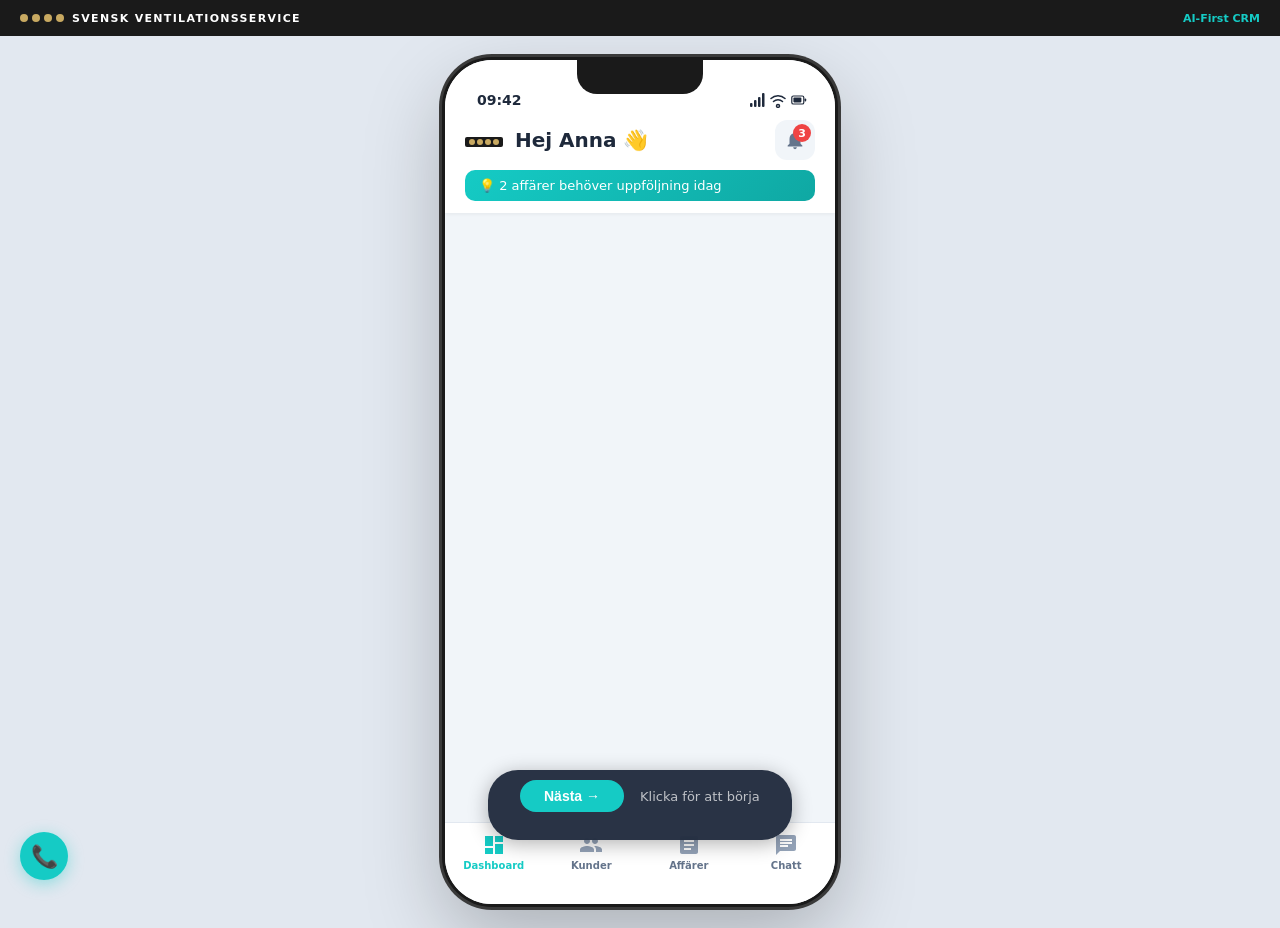
<file: mockups/04-mobile-notifications.html>
<!DOCTYPE html>
<html lang="sv">
<head>
<meta charset="UTF-8">
<meta name="viewport" content="width=device-width, initial-scale=1.0">
<title>SvenskVent CRM — Mobil Dashboard</title>
<style>
  /* ── Reset & Page ── */
  *, *::before, *::after { box-sizing: border-box; margin: 0; padding: 0; }

  :root {
    --teal:        #15cbc5;
    --teal-light:  #b2f0ee;
    --teal-dark:   #0fa8a3;
    --purple:      #7B61FF;
    --purple-light:#c4b5fd;
    --green:       #22c55e;
    --green-light: #bbf7d0;
    --orange:      #f97316;
    --orange-light:#fed7aa;
    --red:         #ef4444;
    --app-bg:      #f1f5f9;
    --card-bg:     #ffffff;
    --text:        #1e293b;
    --text-muted:  #64748b;
    --page-bg:     #e2e8f0;
    --font:        system-ui, -apple-system, 'SF Pro Display', 'Segoe UI', sans-serif;
  }

  body {
    font-family: var(--font);
    background: var(--page-bg);
    display: flex;
    flex-direction: column;
    align-items: center;
    justify-content: center;
    min-height: 100vh;
    padding: 24px 12px;
    padding-top: 60px;
    color: var(--text);
    -webkit-font-smoothing: antialiased;
  }

  /* ── Phone Frame ── */
  .phone-frame {
    position: relative;
    width: 390px;
    height: 844px;
    background: var(--app-bg);
    border-radius: 47px;
    box-shadow:
      0 0 0 3px #1a1a1a,
      0 0 0 6px #3a3a3a,
      0 30px 80px rgba(0,0,0,.25);
    overflow: hidden;
    display: flex;
    flex-direction: column;
  }

  /* ── Notch ── */
  .phone-notch {
    position: absolute;
    top: 0; left: 50%;
    transform: translateX(-50%);
    width: 126px; height: 34px;
    background: #1a1a1a;
    border-radius: 0 0 20px 20px;
    z-index: 100;
  }

  /* ── Status Bar ── */
  .status-bar {
    flex-shrink: 0;
    height: 54px;
    background: var(--card-bg);
    display: flex;
    align-items: flex-end;
    justify-content: space-between;
    padding: 0 28px 6px;
    font-size: 14px;
    font-weight: 600;
    z-index: 50;
  }
  .status-bar .time { margin-left: 4px; }
  .status-bar .icons { display: flex; gap: 5px; align-items: center; }
  .status-bar .icons svg { width: 16px; height: 16px; fill: var(--text); }

  /* ── Top Bar ── */
  .top-bar {
    flex-shrink: 0;
    background: var(--card-bg);
    padding: 6px 20px 12px;
    box-shadow: 0 1px 4px rgba(0,0,0,.06);
    z-index: 40;
  }
  .top-bar-row {
    display: flex;
    align-items: center;
    justify-content: space-between;
  }
  .svs-m{display:inline-flex;gap:2px;background:#1a1a1a;padding:2px 4px;border-radius:2px;vertical-align:middle;margin-right:5px}
  .svs-d{width:6px;height:6px;border-radius:50%;background:#c8a961}
  .greeting { font-size: 20px; font-weight: 700; }
  .bell-wrap {
    position: relative;
    width: 40px; height: 40px;
    display: flex; align-items: center; justify-content: center;
    background: var(--app-bg);
    border-radius: 12px;
    cursor: pointer;
  }
  .bell-wrap svg { width: 22px; height: 22px; fill: var(--text-muted); }
  .bell-badge {
    position: absolute; top: 4px; right: 4px;
    width: 18px; height: 18px;
    background: var(--red);
    color: #fff;
    font-size: 11px; font-weight: 700;
    border-radius: 50%;
    display: flex; align-items: center; justify-content: center;
    line-height: 1;
  }

  /* AI suggestion ribbon */
  .ai-ribbon {
    margin-top: 10px;
    background: linear-gradient(135deg, var(--teal), var(--teal-dark));
    color: #fff;
    font-size: 13px;
    font-weight: 500;
    padding: 8px 14px;
    border-radius: 10px;
    display: flex;
    align-items: center;
    gap: 6px;
  }

  /* ── Scrollable Content ── */
  .dashboard-scroll {
    flex: 1;
    overflow-y: auto;
    overflow-x: hidden;
    padding: 16px 16px 100px;
    display: flex;
    flex-direction: column;
    gap: 16px;
    -webkit-overflow-scrolling: touch;
    scroll-behavior: smooth;
  }
  .dashboard-scroll::-webkit-scrollbar { width: 0; }

  /* ── Widget card base ── */
  .widget {
    background: var(--card-bg);
    border-radius: 16px;
    padding: 18px;
    box-shadow: 0 1px 4px rgba(0,0,0,.05);
    opacity: 0;
    transform: translateY(20px);
    transition: none;
  }
  .widget.visible {
    animation: widgetIn .65s cubic-bezier(.34,1.56,.64,1) forwards;
  }
  @keyframes widgetIn {
    to { opacity: 1; transform: translateY(0); }
  }

  .widget-title {
    font-size: 15px;
    font-weight: 700;
    margin-bottom: 14px;
    display: flex;
    align-items: center;
    gap: 6px;
  }

  /* ── Widget 1: Pipeline Donut ── */
  .donut-wrap {
    display: flex;
    flex-direction: column;
    align-items: center;
  }
  .donut-container {
    position: relative;
    width: 180px; height: 180px;
  }
  .donut-container svg { width: 100%; height: 100%; }
  .donut-center {
    position: absolute;
    inset: 0;
    display: flex;
    flex-direction: column;
    align-items: center;
    justify-content: center;
    pointer-events: none;
  }
  .donut-center .value { font-size: 26px; font-weight: 800; }
  .donut-center .label { font-size: 12px; color: var(--text-muted); }

  .legend {
    display: flex;
    gap: 14px;
    margin-top: 14px;
    flex-wrap: wrap;
    justify-content: center;
  }
  .legend-item {
    display: flex;
    align-items: center;
    gap: 5px;
    font-size: 12px;
    color: var(--text-muted);
  }
  .legend-dot {
    width: 10px; height: 10px;
    border-radius: 3px;
    flex-shrink: 0;
  }

  /* ── Widget 2: KPI Row ── */
  .kpi-row {
    display: grid;
    grid-template-columns: 1fr 1fr 1fr;
    gap: 10px;
  }
  .kpi-card {
    background: var(--card-bg);
    border-radius: 14px;
    padding: 14px 12px;
    box-shadow: 0 1px 4px rgba(0,0,0,.05);
    text-align: center;
    position: relative;
    overflow: hidden;
    opacity: 0;
    transform: translateY(16px);
  }
  .kpi-card.visible {
    animation: widgetIn .55s cubic-bezier(.34,1.56,.64,1) forwards;
  }
  .kpi-card::before {
    content: '';
    position: absolute;
    top: 0; left: 0; right: 0;
    height: 3px;
  }
  .kpi-card:nth-child(1)::before { background: var(--teal); }
  .kpi-card:nth-child(2)::before { background: var(--purple); }
  .kpi-card:nth-child(3)::before { background: var(--green); }
  .kpi-label { font-size: 11px; color: var(--text-muted); font-weight: 600; text-transform: uppercase; letter-spacing: .5px; }
  .kpi-value { font-size: 28px; font-weight: 800; margin: 4px 0 2px; }
  .kpi-badge {
    display: inline-flex;
    align-items: center;
    gap: 2px;
    font-size: 11px;
    font-weight: 600;
    padding: 2px 7px;
    border-radius: 6px;
    margin-bottom: 6px;
  }
  .kpi-badge.up { background: var(--green-light); color: #16a34a; }
  .kpi-sparkline { margin-top: 6px; }
  .kpi-sparkline svg { width: 100%; height: 32px; }
  .kpi-minibar { display: flex; gap: 4px; justify-content: center; margin-top: 6px; height: 32px; align-items: flex-end; }
  .kpi-minibar .bar {
    width: 14px;
    border-radius: 3px 3px 0 0;
    transform-origin: bottom;
    transform: scaleY(0);
  }
  .kpi-minibar .bar.animate { animation: growBar .6s ease-out forwards; }
  @keyframes growBar {
    to { transform: scaleY(1); }
  }
  .kpi-arc { margin-top: 4px; }
  .kpi-arc svg { width: 64px; height: 36px; }

  /* ── Widget 3: Heatmap ── */
  .heatmap-grid {
    display: grid;
    grid-template-columns: 90px repeat(7, 1fr);
    gap: 3px;
    font-size: 11px;
  }
  .hm-header {
    font-weight: 700;
    color: var(--text-muted);
    text-align: center;
    padding: 4px 0;
    font-size: 10px;
    text-transform: uppercase;
  }
  .hm-row-label {
    font-weight: 600;
    font-size: 11px;
    display: flex;
    align-items: center;
    color: var(--text);
  }
  .hm-cell {
    width: 100%;
    aspect-ratio: 1;
    border-radius: 5px;
    display: flex;
    align-items: center;
    justify-content: center;
    font-weight: 600;
    font-size: 11px;
    color: var(--text);
    transition: none;
    opacity: 0;
  }
  .hm-cell.visible {
    animation: cellPop .3s ease forwards;
  }
  @keyframes cellPop {
    from { opacity: 0; transform: scale(.7); }
    to   { opacity: 1; transform: scale(1); }
  }
  .hm-cell.today {
    outline: 2px solid var(--teal);
    outline-offset: -1px;
  }
  .hm-total {
    text-align: center;
    font-size: 13px;
    color: var(--text-muted);
    margin-top: 10px;
    font-weight: 600;
  }

  /* ── Widget 4: Deals ── */
  .deal-card {
    padding: 14px 0;
    border-bottom: 1px solid #f1f5f9;
  }
  .deal-card:last-child { border-bottom: none; padding-bottom: 0; }
  .deal-header {
    display: flex;
    justify-content: space-between;
    align-items: flex-start;
    margin-bottom: 4px;
  }
  .deal-name { font-weight: 700; font-size: 14px; }
  .deal-sub { font-size: 12px; color: var(--text-muted); }
  .deal-amount { font-weight: 800; font-size: 15px; color: var(--text); }
  .deal-progress-track {
    height: 6px;
    background: #e2e8f0;
    border-radius: 3px;
    margin: 8px 0;
    overflow: hidden;
  }
  .deal-progress-fill {
    height: 100%;
    border-radius: 3px;
    width: 0%;
    transition: width 1s ease-out, background .5s;
  }
  .deal-tags { display: flex; gap: 6px; flex-wrap: wrap; align-items: center; }
  .tag {
    display: inline-flex;
    align-items: center;
    gap: 3px;
    font-size: 11px;
    font-weight: 600;
    padding: 3px 8px;
    border-radius: 6px;
  }
  .tag-stage { background: #e0f2fe; color: #0284c7; }
  .tag-warning { background: var(--orange-light); color: #c2410c; }
  .tag-good { background: var(--green-light); color: #16a34a; }
  .tag-new { background: var(--purple-light); color: #6d28d9; }
  .tag-signal { background: #fef3c7; color: #b45309; }

  /* ── Widget 5: AI Chat ── */
  .ai-chat {
    display: flex;
    flex-direction: column;
    gap: 10px;
  }
  .chat-msg {
    max-width: 92%;
    font-size: 13px;
    line-height: 1.45;
    padding: 10px 14px;
    border-radius: 16px;
    opacity: 0;
    transform: translateY(10px);
  }
  .chat-msg.visible {
    animation: msgIn .4s ease forwards;
  }
  @keyframes msgIn {
    to { opacity: 1; transform: translateY(0); }
  }
  .chat-msg.agent {
    background: #f1f5f9;
    color: var(--text);
    border-bottom-left-radius: 4px;
    align-self: flex-start;
  }
  .chat-msg.user {
    background: var(--teal);
    color: #fff;
    border-bottom-right-radius: 4px;
    align-self: flex-end;
  }
  .quick-replies {
    display: flex;
    gap: 8px;
    flex-wrap: wrap;
    opacity: 0;
    transform: translateY(8px);
  }
  .quick-replies.visible {
    animation: msgIn .35s ease forwards;
  }
  .qr-pill {
    font-size: 13px;
    font-weight: 600;
    padding: 8px 14px;
    border-radius: 20px;
    background: #fff;
    border: 1.5px solid var(--teal);
    color: var(--teal-dark);
    cursor: pointer;
    transition: all .15s;
  }
  .qr-pill:hover { background: var(--teal); color: #fff; }
  .qr-pill.tapped {
    background: var(--teal);
    color: #fff;
    transform: scale(.95);
    pointer-events: none;
  }
  .call-btn {
    display: inline-flex;
    align-items: center;
    gap: 5px;
    background: var(--teal);
    color: #fff;
    padding: 8px 16px;
    border-radius: 10px;
    font-weight: 700;
    font-size: 13px;
    margin-top: 4px;
  }

  /* ── Bottom Nav ── */
  .bottom-nav {
    flex-shrink: 0;
    height: 82px;
    background: var(--card-bg);
    border-top: 1px solid #e2e8f0;
    display: grid;
    grid-template-columns: repeat(4, 1fr);
    align-items: start;
    padding-top: 10px;
    z-index: 40;
  }
  .nav-item {
    display: flex;
    flex-direction: column;
    align-items: center;
    gap: 3px;
    font-size: 10px;
    font-weight: 600;
    color: var(--text-muted);
    cursor: pointer;
    transition: color .2s;
  }
  .nav-item.active { color: var(--teal); }
  .nav-item svg { width: 24px; height: 24px; }
  .nav-item.active svg { fill: var(--teal); }
  .nav-item:not(.active) svg { fill: #94a3b8; }

  /* ── Step Controls ── */
  .step-controls{position:fixed;bottom:60px;left:50%;transform:translateX(-50%);display:flex;align-items:center;gap:16px;z-index:9998;background:rgba(30,41,59,0.95);padding:10px 24px;border-radius:30px;box-shadow:0 4px 20px rgba(0,0,0,0.3);backdrop-filter:blur(8px);flex-wrap:wrap;justify-content:center}
  .step-controls button{background:#15cbc5;color:#fff;border:none;padding:8px 24px;border-radius:20px;font-size:14px;font-weight:700;cursor:pointer;transition:background 0.2s}
  .step-controls button:hover{background:#0ea5a0}
  #stepCounter{color:rgba(255,255,255,0.7);font-size:13px;font-weight:300;min-width:120px}
  .step-note{width:100%;text-align:center;color:rgba(255,255,255,0.5);font-size:12px;font-style:italic;line-height:1.3;margin-top:2px}

  /* ── Voice FAB ── */
  .voice-fab{position:fixed;bottom:20px;left:20px;z-index:9998;cursor:pointer}
  .voice-fab-icon{width:48px;height:48px;border-radius:50%;background:#15cbc5;display:flex;align-items:center;justify-content:center;font-size:22px;box-shadow:0 4px 16px rgba(21,203,197,0.4);transition:transform 0.2s}
  .voice-fab:hover .voice-fab-icon{transform:scale(1.1)}
  .voice-fab-tooltip{position:absolute;bottom:56px;left:0;background:#1e293b;color:#fff;padding:10px 14px;border-radius:8px;font-size:13px;line-height:1.5;white-space:nowrap;opacity:0;pointer-events:none;transition:opacity 0.2s;box-shadow:0 4px 16px rgba(0,0,0,0.3)}
  .voice-fab.open .voice-fab-tooltip{opacity:1;pointer-events:auto}

  /* ── Responsive ── */
  @media (max-width: 420px) {
    .phone-frame {
      width: 100%;
      height: 100vh;
      border-radius: 0;
      box-shadow: none;
    }
    .phone-notch { display: none; }
    body { padding: 0; }
    .step-controls { bottom: 20px; padding: 8px 16px; }
    .voice-fab { bottom: 10px; left: 10px; }
  }
.svs-global-header{position:fixed;top:0;left:0;right:0;height:36px;background:#1a1a1a;display:flex;align-items:center;justify-content:space-between;padding:0 20px;z-index:9999;font-family:system-ui,-apple-system,sans-serif}
.svs-global-header .svs-logo-dots{display:flex;gap:4px;margin-right:8px}
.svs-global-header .svs-logo-dots span{width:8px;height:8px;border-radius:50%;background:#c8a961}
.svs-global-header .svs-left{display:flex;align-items:center}
.svs-global-header .svs-brand-text{color:#fff;font-size:11px;font-weight:700;letter-spacing:0.12em;text-transform:uppercase}
.svs-global-header .svs-right{color:#15cbc5;font-size:11px;font-weight:700}
</style>
</head>
<body>
<div class="svs-global-header"><div class="svs-left"><div class="svs-logo-dots"><span></span><span></span><span></span><span></span></div><span class="svs-brand-text">Svensk Ventilationsservice</span></div><div class="svs-right">AI-First CRM</div></div>

<!-- Phone Frame -->
<div class="phone-frame">
  <div class="phone-notch"></div>

  <!-- Status Bar -->
  <div class="status-bar">
    <span class="time">09:42</span>
    <div class="icons">
      <svg viewBox="0 0 16 16"><rect x="1" y="11" width="2.5" height="4" rx="1"/><rect x="5" y="8" width="2.5" height="7" rx="1"/><rect x="9" y="5" width="2.5" height="10" rx="1"/><rect x="13" y="1" width="2.5" height="14" rx="1"/></svg>
      <svg viewBox="0 0 16 16"><path d="M8 12.5a1.5 1.5 0 110 3 1.5 1.5 0 010-3zM3.5 9.5a6.5 6.5 0 019 0" fill="none" stroke="currentColor" stroke-width="1.5" stroke-linecap="round"/><path d="M1 6.5a10 10 0 0114 0" fill="none" stroke="currentColor" stroke-width="1.5" stroke-linecap="round"/></svg>
      <svg viewBox="0 0 20 16"><rect x="1" y="3" width="15" height="10" rx="2" fill="none" stroke="currentColor" stroke-width="1.5"/><rect x="3" y="5" width="10" height="6" rx="1"/><rect x="17" y="6" width="2" height="4" rx="1"/></svg>
    </div>
  </div>

  <!-- Top Bar -->
  <div class="top-bar">
    <div class="top-bar-row">
      <span class="greeting"><span class="svs-m"><span class="svs-d"></span><span class="svs-d"></span><span class="svs-d"></span><span class="svs-d"></span></span> Hej Anna &#x1F44B;</span>
      <div class="bell-wrap">
        <svg viewBox="0 0 24 24"><path d="M12 22c1.1 0 2-.9 2-2h-4a2 2 0 002 2zm6-6v-5c0-3.07-1.63-5.64-4.5-6.32V4a1.5 1.5 0 00-3 0v.68C7.64 5.36 6 7.92 6 11v5l-2 2v1h16v-1l-2-2z"/></svg>
        <span class="bell-badge">3</span>
      </div>
    </div>
    <div class="ai-ribbon">&#x1F4A1; 2 affärer behöver uppföljning idag</div>
  </div>

  <!-- Dashboard Scroll Area -->
  <div class="dashboard-scroll" id="dashScroll">

    <!-- Widget 1: Pipeline Donut -->
    <div class="widget" id="w1">
      <div class="widget-title">Pipeline-fördelning</div>
      <div class="donut-wrap">
        <div class="donut-container">
          <svg viewBox="0 0 200 200" id="donutSvg">
            <!-- Donut segments drawn by JS -->
          </svg>
          <div class="donut-center">
            <span class="value">2.5 Mkr</span>
            <span class="label">Totalt pipeline</span>
          </div>
        </div>
        <div class="legend">
          <div class="legend-item"><span class="legend-dot" style="background:#b2f0ee"></span>Ny 15%</div>
          <div class="legend-item"><span class="legend-dot" style="background:#15cbc5"></span>Offert 30%</div>
          <div class="legend-item"><span class="legend-dot" style="background:#7B61FF"></span>Förhandling 35%</div>
          <div class="legend-item"><span class="legend-dot" style="background:#22c55e"></span>Vunnen 20%</div>
        </div>
      </div>
    </div>

    <!-- Widget 2: KPI Row -->
    <div class="kpi-row" id="w2">
      <!-- Card A -->
      <div class="kpi-card" id="kpi-a">
        <div class="kpi-label">Nya</div>
        <div class="kpi-value">5</div>
        <span class="kpi-badge up">&#9650; 2</span>
        <div class="kpi-sparkline">
          <svg viewBox="0 0 80 32" preserveAspectRatio="none">
            <defs>
              <linearGradient id="sparkGrad" x1="0" y1="0" x2="0" y2="1">
                <stop offset="0%" stop-color="#15cbc5" stop-opacity=".25"/>
                <stop offset="100%" stop-color="#15cbc5" stop-opacity="0"/>
              </linearGradient>
            </defs>
            <polygon id="sparkAfill" points="" fill="url(#sparkGrad)"/>
            <polyline id="sparkA" points="" fill="none" stroke="#15cbc5" stroke-width="2" stroke-linecap="round" stroke-linejoin="round"/>
          </svg>
        </div>
      </div>
      <!-- Card B -->
      <div class="kpi-card" id="kpi-b">
        <div class="kpi-label">Stängda</div>
        <div class="kpi-value">7</div>
        <div style="font-size:12px;color:var(--text-muted);font-weight:600">275k</div>
        <div class="kpi-minibar">
          <div class="bar" id="bar1" style="height:20px;background:var(--purple-light)"></div>
          <div class="bar" id="bar2" style="height:28px;background:var(--purple)"></div>
          <div class="bar" id="bar3" style="height:32px;background:var(--purple)"></div>
        </div>
      </div>
      <!-- Card C -->
      <div class="kpi-card" id="kpi-c">
        <div class="kpi-label">Win rate</div>
        <div class="kpi-value">78%</div>
        <div class="kpi-arc">
          <svg viewBox="0 0 64 36">
            <path d="M6 34 A26 26 0 0 1 58 34" fill="none" stroke="#e2e8f0" stroke-width="5" stroke-linecap="round"/>
            <path id="arcFill" d="M6 34 A26 26 0 0 1 58 34" fill="none" stroke="#15cbc5" stroke-width="5" stroke-linecap="round"
              stroke-dasharray="82" stroke-dashoffset="82"/>
          </svg>
        </div>
      </div>
    </div>

    <!-- Widget 3: Heatmap -->
    <div class="widget" id="w3">
      <div class="widget-title">Din vecka &#x1F4C5;</div>
      <div class="heatmap-grid" id="heatmap">
        <!-- Header row -->
        <div class="hm-header"></div>
        <div class="hm-header">Mån</div>
        <div class="hm-header">Tis</div>
        <div class="hm-header">Ons</div>
        <div class="hm-header">Tor</div>
        <div class="hm-header">Fre</div>
        <div class="hm-header">Lör</div>
        <div class="hm-header" style="color:var(--teal);font-weight:800">Sön</div>
        <!-- Rows injected by JS -->
      </div>
      <div class="hm-total">23 aktiviteter denna vecka</div>
    </div>

    <!-- Widget 4: Hot Deals -->
    <div class="widget" id="w4">
      <div class="widget-title">Heta affärer &#x1F525;</div>

      <!-- Deal 1: Castellum -->
      <div class="deal-card" id="deal-castellum">
        <div class="deal-header">
          <div>
            <div class="deal-name">Castellum</div>
            <div class="deal-sub">Energioptimering</div>
          </div>
          <div class="deal-amount">670k</div>
        </div>
        <div class="deal-progress-track">
          <div class="deal-progress-fill" id="dp-cast" style="background:var(--teal)"></div>
        </div>
        <div class="deal-tags">
          <span class="tag tag-stage">Förhandling</span>
          <span class="tag tag-warning" id="cast-warning">&#x26A0;&#xFE0F; Inaktiv 5 dagar</span>
          <span class="tag tag-good" id="cast-updated" style="display:none">&#x2705; Uppdaterad idag</span>
        </div>
      </div>

      <!-- Deal 2: Nordea -->
      <div class="deal-card">
        <div class="deal-header">
          <div>
            <div class="deal-name">Nordea</div>
            <div class="deal-sub">Ventilationsservice</div>
          </div>
          <div class="deal-amount">890k</div>
        </div>
        <div class="deal-progress-track">
          <div class="deal-progress-fill" id="dp-nord" style="background:var(--purple)"></div>
        </div>
        <div class="deal-tags">
          <span class="tag tag-stage">Offert skickad</span>
        </div>
      </div>

      <!-- Deal 3: Vasakronan -->
      <div class="deal-card">
        <div class="deal-header">
          <div>
            <div class="deal-name">Vasakronan</div>
            <div class="deal-sub">OVK-ramavtal</div>
          </div>
          <div class="deal-amount">450k</div>
        </div>
        <div class="deal-progress-track">
          <div class="deal-progress-fill" id="dp-vasa" style="background:var(--purple-light)"></div>
        </div>
        <div class="deal-tags">
          <span class="tag tag-new">Ny</span>
          <span class="tag tag-signal">&#x2B50; Hög köpsignal</span>
        </div>
      </div>
    </div>

    <!-- Widget 5: AI Chat -->
    <div class="widget" id="w5">
      <div class="widget-title">
        <svg width="20" height="20" viewBox="0 0 20 20" fill="#15cbc5"><rect x="2" y="4" width="16" height="11" rx="3"/><polygon points="6,15 10,19 10,15"/><circle cx="7" cy="9.5" r="1.2" fill="#fff"/><circle cx="13" cy="9.5" r="1.2" fill="#fff"/></svg>
        AI-assistent
      </div>
      <div class="ai-chat" id="aiChat">
        <!-- Messages injected by JS -->
      </div>
    </div>

  </div>

  <!-- Bottom Nav -->
  <div class="bottom-nav">
    <div class="nav-item active">
      <svg viewBox="0 0 24 24"><path d="M3 13h8V3H3v10zm0 8h8v-6H3v6zm10 0h8V11h-8v10zm0-18v6h8V3h-8z"/></svg>
      Dashboard
    </div>
    <div class="nav-item">
      <svg viewBox="0 0 24 24"><path d="M16 11c1.66 0 2.99-1.34 2.99-3S17.66 5 16 5c-1.66 0-3 1.34-3 3s1.34 3 3 3zm-8 0c1.66 0 2.99-1.34 2.99-3S9.66 5 8 5C6.34 5 5 6.34 5 8s1.34 3 3 3zm0 2c-2.33 0-7 1.17-7 3.5V19h14v-2.5c0-2.33-4.67-3.5-7-3.5zm8 0c-.29 0-.62.02-.97.05 1.16.84 1.97 1.97 1.97 3.45V19h6v-2.5c0-2.33-4.67-3.5-7-3.5z"/></svg>
      Kunder
    </div>
    <div class="nav-item">
      <svg viewBox="0 0 24 24"><path d="M19 3H5c-1.1 0-2 .9-2 2v14c0 1.1.9 2 2 2h14c1.1 0 2-.9 2-2V5c0-1.1-.9-2-2-2zm-5 14H7v-2h7v2zm3-4H7v-2h10v2zm0-4H7V7h10v2z"/></svg>
      Affärer
    </div>
    <div class="nav-item">
      <svg viewBox="0 0 24 24"><path d="M20 2H4c-1.1 0-1.99.9-1.99 2L2 22l4-4h14c1.1 0 2-.9 2-2V4c0-1.1-.9-2-2-2zM6 9h12v2H6V9zm8 5H6v-2h8v2zm4-6H6V6h12v2z"/></svg>
      Chatt
    </div>
  </div>
</div>

<div class="step-controls">
  <button id="btnNext" onclick="nextStep()">Nästa →</button>
  <span id="stepCounter">Klicka för att börja</span>
  <div id="stepNote" class="step-note"></div>
</div>

<div class="voice-fab" id="voiceFab" onclick="this.classList.toggle('open')">
  <div class="voice-fab-icon">📞</div>
  <div class="voice-fab-tooltip"><strong>Ring CRM-assistenten</strong><br>+46 8 123 45 67<br><span style="font-size:11px;opacity:0.7">Identifiera med BankID</span></div>
</div>

<script>
(function() {
  /* ── Helpers ── */
  var $ = function(id) { return document.getElementById(id); };
  var qsa = function(sel, ctx) { return (ctx || document).querySelectorAll(sel); };

  var TOTAL_STEPS = 11;
  var currentStep = 0;

  /* ── Donut Data ── */
  var donutData = [
    { pct: 15, color: '#b2f0ee' },
    { pct: 30, color: '#15cbc5' },
    { pct: 35, color: '#7B61FF' },
    { pct: 20, color: '#22c55e' }
  ];
  var R = 72;
  var C = 2 * Math.PI * R;

  function buildDonutSVG() {
    var svg = $('donutSvg');
    svg.innerHTML = '';
    var cumulativePct = 0;
    donutData.forEach(function(seg, i) {
      var arc = (seg.pct / 100) * C;
      var gap = C - arc;
      var rotDeg = (cumulativePct / 100) * 360 - 90;
      var circle = document.createElementNS('http://www.w3.org/2000/svg', 'circle');
      circle.setAttribute('cx', '100');
      circle.setAttribute('cy', '100');
      circle.setAttribute('r', String(R));
      circle.setAttribute('fill', 'none');
      circle.setAttribute('stroke', seg.color);
      circle.setAttribute('stroke-width', '28');
      circle.setAttribute('stroke-dasharray', arc + ' ' + gap);
      circle.setAttribute('stroke-dashoffset', String(arc));
      circle.style.transformOrigin = '100px 100px';
      circle.style.transform = 'rotate(' + rotDeg + 'deg)';
      circle.id = 'dseg-' + i;
      svg.appendChild(circle);
      cumulativePct += seg.pct;
    });
  }

  function animateDonut() {
    donutData.forEach(function(seg, i) {
      var el = $('dseg-' + i);
      if (!el) return;
      setTimeout(function() {
        el.style.transition = 'stroke-dashoffset 0.8s ease-out';
        el.style.strokeDashoffset = '0';
      }, i * 200);
    });
  }

  /* ── Sparkline ── */
  var sparkPts = [24, 20, 22, 16, 18, 10, 8, 4];
  function drawSparkline() {
    var w = 80, h = 32, pad = 2;
    var pts = sparkPts.map(function(v, i) {
      var x = pad + (i / (sparkPts.length - 1)) * (w - pad * 2);
      var y = pad + (v / 28) * (h - pad * 2);
      return x + ',' + y;
    });
    $('sparkA').setAttribute('points', pts.join(' '));
    $('sparkAfill').setAttribute('points', pad + ',' + h + ' ' + pts.join(' ') + ' ' + (w - pad) + ',' + h);
  }
  drawSparkline();

  /* ── Win rate arc ── */
  function animateArc() {
    var arc = $('arcFill');
    var target = 82 * (1 - 0.78);
    arc.style.transition = 'stroke-dashoffset 1s ease-out';
    arc.style.strokeDashoffset = String(target);
  }

  /* ── Heatmap ── */
  var hmData = [
    { label: 'Samtal',        vals: [3, 2, 1, 4, 2, 0, 1] },
    { label: 'Möten',         vals: [1, 0, 2, 1, 1, 0, 0] },
    { label: 'Offerter',      vals: [0, 1, 0, 1, 1, 0, 0] },
    { label: 'Uppföljningar', vals: [1, 0, 1, 0, 2, 0, 0] }
  ];
  var todayCol = 6;

  function heatColor(v) {
    if (v === 0) return '#f8fafc';
    if (v <= 1) return '#ccfbf1';
    if (v <= 2) return '#5eead4';
    return '#0d9488';
  }
  function heatText(v) { return v >= 3 ? '#fff' : '#1e293b'; }

  function buildHeatmap() {
    var grid = $('heatmap');
    var old = qsa('.hm-row-label, .hm-cell', grid);
    for (var k = 0; k < old.length; k++) old[k].remove();

    hmData.forEach(function(row) {
      var label = document.createElement('div');
      label.className = 'hm-row-label';
      label.textContent = row.label;
      grid.appendChild(label);

      row.vals.forEach(function(v, ci) {
        var cell = document.createElement('div');
        cell.className = 'hm-cell' + (ci === todayCol ? ' today' : '');
        cell.style.background = heatColor(v);
        cell.style.color = heatText(v);
        cell.textContent = v;
        grid.appendChild(cell);
      });
    });
  }
  buildHeatmap();

  /* ── Deal progress ── */
  function animateDeals() {
    $('dp-cast').style.width = '75%';
    $('dp-nord').style.width = '50%';
    $('dp-vasa').style.width = '25%';
  }

  /* ── Build chat DOM (all hidden initially) ── */
  var chatElements = [
    { type: 'agent',   text: 'Castellum har inte haft kontakt p\u00e5 5 dagar. Vill du ringa Erik?', id: 'cmsg-0' },
    { type: 'replies', pills: [
        { text: '&#x1F4DE; Ring nu', id: 'pill-ring' },
        { text: '&#x23F0; P\u00e5minn imorgon', id: 'pill-remind' }
      ], id: 'cmsg-1' },
    { type: 'agent',   text: 'Erik Johansson: <span class="call-btn">&#x1F4DE; 070-234 5678</span>', id: 'cmsg-3' },
    { type: 'agent',   text: 'Fick du tag p\u00e5 Erik? Hur gick samtalet?', id: 'cmsg-4' },
    { type: 'replies', pills: [
        { text: 'Ja, positivt', id: 'pill-pos' },
        { text: 'Nej, inget svar', id: 'pill-neg' }
      ], id: 'cmsg-5' },
    { type: 'agent',   text: 'Toppen! Fick du n\u00e5gra k\u00f6psignaler?', id: 'cmsg-7' },
    { type: 'replies', pills: [
        { text: '&#x2705; Ja, starka', id: 'pill-strong' },
        { text: '&#x1F937; Oklart', id: 'pill-unclear' },
        { text: '&#x274C; Nej', id: 'pill-nosig' }
      ], id: 'cmsg-8' },
    { type: 'agent',   text: '&#x2728; Uppdaterat! Sannolikhet h\u00f6jd till 90%.', id: 'cmsg-10' }
  ];

  function buildChat() {
    var chat = $('aiChat');
    chat.innerHTML = '';
    chatElements.forEach(function(msg) {
      if (msg.type === 'agent') {
        var div = document.createElement('div');
        div.className = 'chat-msg agent';
        div.innerHTML = msg.text;
        div.id = msg.id;
        chat.appendChild(div);
      } else if (msg.type === 'replies') {
        var wrap = document.createElement('div');
        wrap.className = 'quick-replies';
        wrap.id = msg.id;
        msg.pills.forEach(function(p) {
          var pill = document.createElement('span');
          pill.className = 'qr-pill';
          pill.innerHTML = p.text;
          pill.id = p.id;
          wrap.appendChild(pill);
        });
        chat.appendChild(wrap);
      }
    });
  }

  /* ── Helper: simulate pill tap ── */
  function tapPill(pillId) {
    var pill = $(pillId);
    if (!pill) return;
    pill.classList.add('tapped');
    setTimeout(function() {
      var userMsg = document.createElement('div');
      userMsg.className = 'chat-msg user visible';
      userMsg.innerHTML = pill.innerHTML;
      pill.parentElement.style.display = 'none';
      pill.parentElement.after(userMsg);
      setTimeout(function() {
        userMsg.scrollIntoView({ behavior: 'smooth', block: 'end' });
      }, 50);
    }, 200);
  }

  /* ── Helper: show chat element ── */
  function showChatMsg(id) {
    var el = $(id);
    if (el) {
      el.classList.add('visible');
      setTimeout(function() {
        el.scrollIntoView({ behavior: 'smooth', block: 'end' });
      }, 50);
    }
  }

  /* ── Helper: update Castellum deal card ── */
  function updateCastellum() {
    var warning = $('cast-warning');
    var updated = $('cast-updated');
    var bar = $('dp-cast');
    if (warning) warning.style.display = 'none';
    if (updated) updated.style.display = 'inline-flex';
    if (bar) {
      bar.style.transition = 'width 1s ease-out, background 0.5s';
      bar.style.width = '90%';
      bar.style.background = '#22c55e';
    }
  }

  /* ── Step definitions (1-indexed for display, 0-indexed in array) ── */
  var stepLabels = [
    'Pipeline-donut',
    'KPI-kort',
    'Vecko-heatmap',
    'Heta aff\u00e4rer',
    'AI-assistenten startar',
    'Anv\u00e4ndaren trycker "Ring nu"',
    'Agenten visar telefonnummer',
    'Agenten fr\u00e5gar hur samtalet gick',
    'Anv\u00e4ndaren svarar positivt',
    'Agenten fr\u00e5gar om k\u00f6psignaler',
    'Anv\u00e4ndaren bekr\u00e4ftar \u2013 aff\u00e4r uppdateras'
  ];

  var stepActions = [
    /* Step 1: Pipeline donut appears */
    function() {
      $('w1').classList.add('visible');
      setTimeout(animateDonut, 300);
    },
    /* Step 2: KPI row cards appear */
    function() {
      $('kpi-a').classList.add('visible');
      setTimeout(function() {
        $('kpi-b').classList.add('visible');
        setTimeout(function() {
          ['bar1','bar2','bar3'].forEach(function(id, i) {
            setTimeout(function() {
              $(id).style.transform = '';
              $(id).classList.add('animate');
            }, i * 150);
          });
        }, 200);
      }, 300);
      setTimeout(function() {
        $('kpi-c').classList.add('visible');
        setTimeout(animateArc, 200);
      }, 600);
    },
    /* Step 3: Weekly heatmap appears */
    function() {
      $('w3').classList.add('visible');
      var hmCells = qsa('.hm-cell', $('heatmap'));
      for (var i = 0; i < hmCells.length; i++) {
        (function(idx, cell) {
          setTimeout(function() { cell.classList.add('visible'); }, 100 + idx * 40);
        })(i, hmCells[i]);
      }
    },
    /* Step 4: Hot deals list appears */
    function() {
      $('w4').classList.add('visible');
      setTimeout(function() {
        ['dp-cast','dp-nord','dp-vasa'].forEach(function(id) {
          $(id).style.transition = 'width 1s ease-out';
        });
        animateDeals();
      }, 300);
    },
    /* Step 5: AI assistant starts conversation */
    function() {
      $('w5').classList.add('visible');
      setTimeout(function() {
        showChatMsg('cmsg-0');
        setTimeout(function() { showChatMsg('cmsg-1'); }, 400);
      }, 300);
    },
    /* Step 6: User taps "Ring nu" */
    function() {
      tapPill('pill-ring');
    },
    /* Step 7: Agent shows phone number */
    function() {
      showChatMsg('cmsg-3');
    },
    /* Step 8: Agent asks "Hur gick samtalet?" */
    function() {
      showChatMsg('cmsg-4');
      setTimeout(function() { showChatMsg('cmsg-5'); }, 400);
    },
    /* Step 9: User responds positively */
    function() {
      tapPill('pill-pos');
    },
    /* Step 10: Agent asks about kopsignaler */
    function() {
      showChatMsg('cmsg-7');
      setTimeout(function() { showChatMsg('cmsg-8'); }, 400);
    },
    /* Step 11: User confirms strong signals, deal updates */
    function() {
      tapPill('pill-strong');
      setTimeout(function() {
        showChatMsg('cmsg-10');
        setTimeout(updateCastellum, 200);
      }, 500);
    }
  ];

  /* ── Step notes ── */
  var stepNotes = [
    "Pipeline-donut visar f\u00f6rdelning per fas",
    "KPI-kort: nya aff\u00e4rer, st\u00e4ngda och win rate",
    "Veckoaktivitet som heatmap \u2014 dagens kolumn markerad",
    "Heta aff\u00e4rer med progressbarer och varningsflaggor",
    "AI-assistenten f\u00f6resl\u00e5r att ringa en inaktiv kund",
    "Anv\u00e4ndaren trycker 'Ring nu'",
    "Telefonnummer visas \u2014 redo att ringa",
    "AI:n fr\u00e5gar hur samtalet gick",
    "Positivt svar fr\u00e5n anv\u00e4ndaren",
    "AI:n fr\u00e5gar specifikt om k\u00f6psignaler",
    "Aff\u00e4rskortets sannolikhet uppdateras live fr\u00e5n 75% till 90%"
  ];

  /* ── UI update ── */
  function updateStepUI() {
    var counter = $('stepCounter');
    var btn = $('btnNext');
    if (currentStep === 0) {
      counter.textContent = 'Klicka f\u00f6r att b\u00f6rja';
      btn.textContent = 'N\u00e4sta \u2192';
      document.getElementById('stepNote').textContent = '';
    } else if (currentStep >= TOTAL_STEPS) {
      counter.textContent = 'Steg ' + TOTAL_STEPS + ' / ' + TOTAL_STEPS + ' \u2014 Klar!';
      btn.textContent = '\u21BA Starta om';
      document.getElementById('stepNote').textContent = stepNotes[currentStep - 1] || '';
    } else {
      counter.textContent = 'Steg ' + currentStep + ' / ' + TOTAL_STEPS + ' \u2014 ' + stepLabels[currentStep - 1];
      btn.textContent = 'N\u00e4sta \u2192';
      document.getElementById('stepNote').textContent = stepNotes[currentStep - 1] || '';
    }
  }

  /* ── Reset everything ── */
  function resetAll() {
    currentStep = 0;

    /* Reset widgets */
    var widgets = qsa('.widget');
    for (var w = 0; w < widgets.length; w++) widgets[w].classList.remove('visible');
    var kpis = qsa('.kpi-card');
    for (var k = 0; k < kpis.length; k++) kpis[k].classList.remove('visible');
    var cells = qsa('.hm-cell');
    for (var c = 0; c < cells.length; c++) cells[c].classList.remove('visible');

    /* Reset donut */
    buildDonutSVG();

    /* Reset KPI bars */
    ['bar1','bar2','bar3'].forEach(function(id) {
      var el = $(id);
      el.classList.remove('animate');
      el.style.transform = 'scaleY(0)';
    });

    /* Reset arc */
    var arcEl = $('arcFill');
    arcEl.style.transition = 'none';
    arcEl.style.strokeDashoffset = '82';

    /* Reset deal bars */
    ['dp-cast','dp-nord','dp-vasa'].forEach(function(id) {
      var el = $(id);
      el.style.transition = 'none';
      el.style.width = '0%';
    });
    $('dp-cast').style.background = 'var(--teal)';
    $('dp-nord').style.background = 'var(--purple)';
    $('dp-vasa').style.background = 'var(--purple-light)';

    /* Reset Castellum tags */
    $('cast-warning').style.display = 'inline-flex';
    $('cast-updated').style.display = 'none';

    /* Rebuild chat */
    buildChat();

    /* Scroll to top */
    $('dashScroll').scrollTop = 0;

    updateStepUI();
  }

  /* ── Advance one step ── */
  function nextStep() {
    if (currentStep >= TOTAL_STEPS) {
      resetAll();
      return;
    }
    stepActions[currentStep]();
    currentStep++;
    updateStepUI();
  }

  /* ── Keyboard shortcuts ── */
  document.addEventListener('keydown', function(e) {
    if (e.key === 'ArrowRight' || e.key === ' ') {
      e.preventDefault();
      nextStep();
    } else if (e.key === 'r' || e.key === 'R') {
      e.preventDefault();
      resetAll();
    }
  });

  /* ── Init ── */
  buildChat();
  buildDonutSVG();
  updateStepUI();

  /* Expose for onclick */
  window.nextStep = nextStep;
})();
</script>
</body>
</html>
</file>
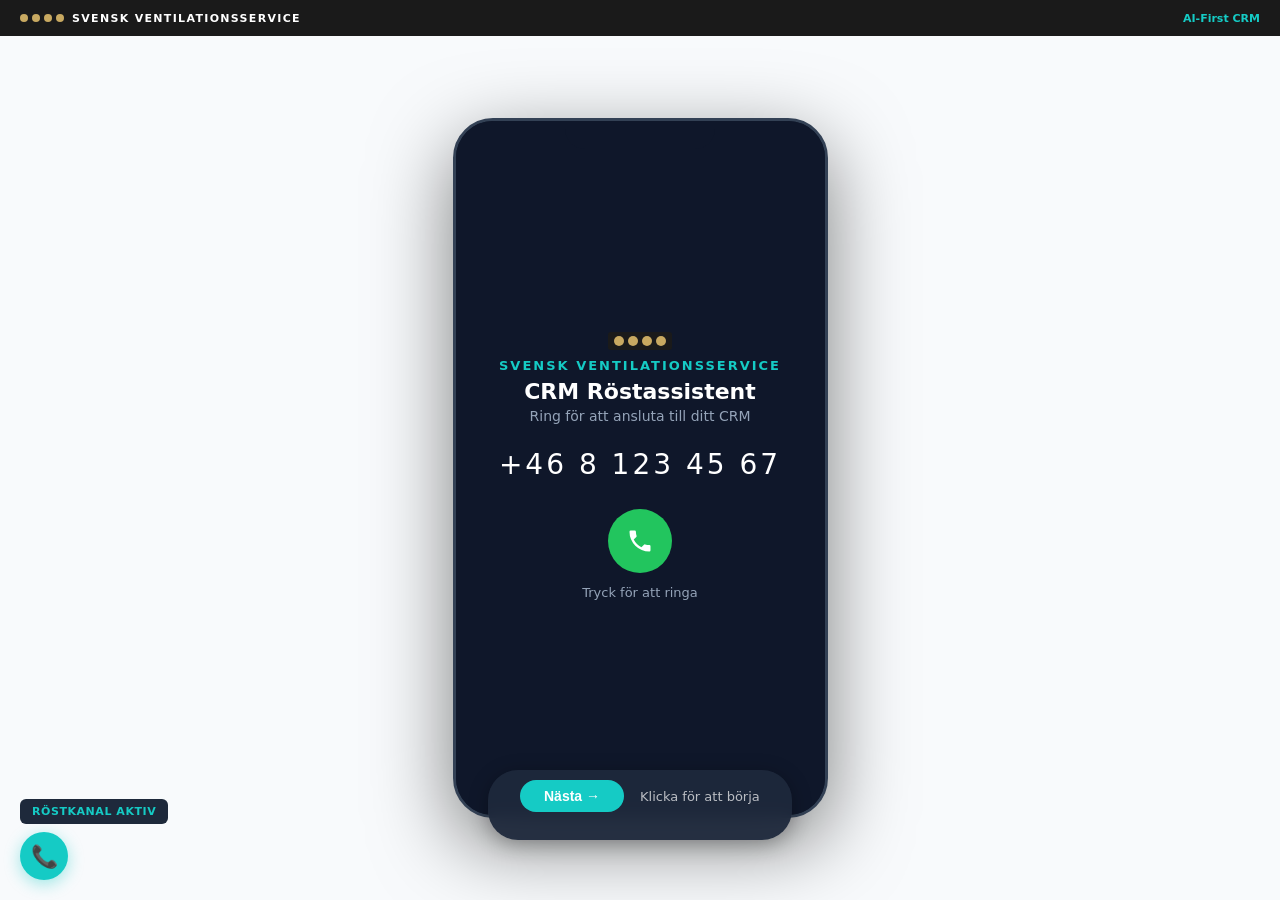
<file: mockups/05-bankid-auth.html>
<!DOCTYPE html>
<html lang="sv">
<head>
<meta charset="UTF-8">
<meta name="viewport" content="width=device-width, initial-scale=1.0">
<title>BankID Auth + Voice CRM Dashboard</title>
<style>
/* ── Reset & Base ── */
*,*::before,*::after{box-sizing:border-box;margin:0;padding:0}
:root{
  --teal:#15cbc5;--teal-dark:#0ea5a0;--teal-light:#a7f3f0;--teal-bg:rgba(21,203,197,.08);
  --purple:#7B61FF;--purple-light:#c4b5fd;
  --dark:#0f172a;--dark2:#1e293b;--dark3:#334155;
  --light:#f8fafc;--light2:#e2e8f0;--light3:#cbd5e1;
  --text:#0f172a;--text2:#475569;--text3:#94a3b8;
  --green:#22c55e;--green-light:#bbf7d0;
  --red:#ef4444;--orange:#f97316;
  --font:system-ui,'Segoe UI',sans-serif;
  --radius:12px;--radius-sm:8px;--radius-xs:6px;
}
html{font-size:16px}
body{
  font-family:var(--font);background:var(--light);color:#fff;
  min-height:100vh;display:flex;flex-direction:column;align-items:center;justify-content:center;
  overflow-x:hidden;transition:background .8s ease;padding-top:36px;
}
body.dashboard-mode{background:var(--light);color:var(--text)}

/* ── Phone Frame ── */
.phone-frame{
  position:relative;width:375px;height:700px;
  background:var(--dark);border:3px solid #334155;border-radius:40px;
  overflow:hidden;box-shadow:0 25px 80px rgba(0,0,0,.5);
  transition:all 1s cubic-bezier(.4,0,.2,1);
}
.phone-frame.expanding{
  width:min(1100px,95vw);height:auto;min-height:90vh;
  border-radius:16px;border-color:var(--light2);
  box-shadow:0 8px 40px rgba(0,0,0,.1);
}
.phone-notch{
  position:absolute;top:0;left:50%;transform:translateX(-50%);
  width:150px;height:28px;background:var(--dark);border-radius:0 0 20px 20px;z-index:20;
  transition:opacity .5s;
}
.expanding .phone-notch{opacity:0}
.phone-content{
  position:relative;width:100%;height:100%;
  display:flex;flex-direction:column;
}

/* ── Auth Screens (shared) ── */
.auth-screen{
  position:absolute;inset:0;display:flex;flex-direction:column;
  align-items:center;justify-content:center;padding:40px 30px;
  opacity:0;transition:opacity .4s ease;pointer-events:none;
  background:var(--dark);
}
.auth-screen.active{opacity:1;pointer-events:auto}

.svs-dots-auth{display:inline-flex;gap:4px;background:#1a1a1a;padding:4px 6px;border-radius:3px;margin-bottom:8px}
.svs-dots-auth span{width:10px;height:10px;border-radius:50%;background:#c8a961}
.auth-brand{font-size:13px;color:var(--teal);font-weight:700;letter-spacing:2px;text-transform:uppercase;margin-bottom:6px;text-align:center}
.auth-title{font-size:22px;font-weight:700;margin-bottom:4px;text-align:center}
.auth-subtitle{font-size:14px;color:var(--text3);text-align:center;margin-bottom:24px}

/* ── Screen 1: Dial ── */
.dial-number{font-size:28px;font-weight:300;letter-spacing:3px;margin-bottom:8px;color:#fff}
.call-btn{
  width:64px;height:64px;border-radius:50%;background:var(--green);
  display:flex;align-items:center;justify-content:center;
  margin-top:20px;cursor:pointer;transition:transform .15s;
  animation:callPulse 1s ease-in-out infinite;
}
.call-btn svg{width:28px;height:28px;fill:#fff}
@keyframes callPulse{
  0%,100%{box-shadow:0 0 0 0 rgba(34,197,94,.5)}
  50%{box-shadow:0 0 0 14px rgba(34,197,94,0)}
}
.call-status{font-size:13px;color:var(--text3);margin-top:12px;min-height:20px}

/* ── Screen 2: BankID ── */
.bankid-icon{
  width:80px;height:80px;border-radius:50%;
  background:linear-gradient(135deg,var(--teal),var(--purple));
  display:flex;align-items:center;justify-content:center;margin-bottom:20px;
  position:relative;
}
.bankid-spinner{
  position:absolute;inset:-4px;border-radius:50%;
  border:3px solid transparent;border-top-color:var(--teal);
  animation:spin 1s linear infinite;
}
@keyframes spin{to{transform:rotate(360deg)}}
.bankid-check{
  opacity:0;transform:scale(0);transition:all .4s cubic-bezier(.34,1.56,.64,1);
}
.bankid-check.show{opacity:1;transform:scale(1)}
.bankid-status{font-size:15px;color:var(--teal);font-weight:600;margin-top:12px;min-height:22px}

/* ── Screen 3: Welcome ── */
.welcome-avatar{
  width:72px;height:72px;border-radius:50%;
  background:linear-gradient(135deg,var(--teal),var(--green));
  display:flex;align-items:center;justify-content:center;
  font-size:28px;font-weight:700;color:#fff;margin-bottom:16px;
  box-shadow:0 0 0 4px rgba(34,197,94,.25);
}
.welcome-name{font-size:24px;font-weight:700;margin-bottom:4px}
.welcome-role{font-size:14px;color:var(--text3);margin-bottom:16px;text-align:center}
.welcome-badge{
  display:inline-flex;align-items:center;gap:6px;
  background:rgba(34,197,94,.15);color:var(--green);
  padding:6px 14px;border-radius:20px;font-size:13px;font-weight:600;
}
.welcome-badge svg{width:14px;height:14px;fill:var(--green)}

/* ── Dashboard Layout ── */
.dashboard-wrapper{
  display:none;flex-direction:column;width:100%;min-height:90vh;
  background:var(--light);
}
.dashboard-wrapper.active{display:flex}

/* Top voice bar */
.voice-bar{
  display:flex;align-items:center;justify-content:space-between;
  background:var(--dark);color:#fff;padding:10px 20px;
  font-size:13px;position:sticky;top:0;z-index:30;
  border-radius:16px 16px 0 0;
}
.vb-left{display:flex;align-items:center;gap:8px}
.vb-dot{width:8px;height:8px;border-radius:50%;background:var(--green);animation:dotPulse 2s infinite}
@keyframes dotPulse{0%,100%{opacity:1}50%{opacity:.4}}
.vb-center{display:flex;align-items:center;gap:10px}
.voice-bars{display:flex;align-items:center;gap:2px;height:20px}
.voice-bars span{
  display:block;width:3px;border-radius:2px;background:var(--teal);
  animation:vbar 1.2s ease-in-out infinite;
}
.voice-bars span:nth-child(1){height:6px;animation-delay:0s}
.voice-bars span:nth-child(2){height:10px;animation-delay:.15s}
.voice-bars span:nth-child(3){height:6px;animation-delay:.3s}
@keyframes vbar{0%,100%{transform:scaleY(1)}50%{transform:scaleY(1.8)}}
.vb-transcript{
  font-size:13px;color:var(--teal-light);max-width:400px;
  white-space:nowrap;overflow:hidden;text-overflow:ellipsis;
  opacity:0;transition:opacity .3s;
}
.vb-transcript.show{opacity:1}
.vb-right{color:var(--text3);font-size:12px;display:flex;align-items:center;gap:12px}
.vb-timer{font-variant-numeric:tabular-nums}
/* Voice response */
.voice-response{
  background:var(--dark2);color:var(--light2);font-size:13px;
  padding:8px 20px;border-bottom:1px solid var(--dark3);
  opacity:0;max-height:0;overflow:hidden;transition:all .4s ease;
}
.voice-response.show{opacity:1;max-height:60px;padding:10px 20px}

/* Dashboard content */
.dash-content{
  flex:1;padding:20px;display:flex;flex-direction:column;gap:16px;
  background:var(--light);
}
.dash-row{
  display:grid;gap:16px;
  opacity:0;transform:translateY(20px);
  transition:all .6s cubic-bezier(.4,0,.2,1);
}
.dash-row.show{opacity:1;transform:translateY(0)}
.dash-row.row1{grid-template-columns:1fr 1.3fr 1.5fr}
.dash-row.row2{grid-template-columns:1fr 1.5fr 1fr}

/* Cards */
.card{
  background:#fff;border-radius:var(--radius);padding:18px;
  box-shadow:0 1px 3px rgba(0,0,0,.06);border:1px solid var(--light2);
}
.card-title{
  font-size:12px;font-weight:600;color:var(--text3);
  text-transform:uppercase;letter-spacing:.5px;margin-bottom:12px;
}

/* KPI cards */
.kpi-group{display:flex;flex-direction:column;gap:10px}
.kpi{
  background:var(--light);border-radius:var(--radius-sm);padding:14px 16px;
  border-left:3px solid var(--teal);
}
.kpi-label{font-size:11px;color:var(--text3);margin-bottom:4px;text-transform:uppercase;letter-spacing:.5px}
.kpi-row{display:flex;align-items:baseline;gap:8px}
.kpi-value{font-size:26px;font-weight:800;color:var(--text)}
.kpi-trend{
  font-size:12px;font-weight:700;color:var(--green);
  display:flex;align-items:center;gap:2px;
}
.kpi-trend.down{color:var(--red)}
.kpi-extra{margin-top:4px}

/* Funnel */
.funnel-bars{display:flex;flex-direction:column;gap:10px}
.funnel-row{display:flex;align-items:center;gap:10px}
.funnel-label{font-size:12px;color:var(--text2);width:85px;text-align:right;font-weight:500}
.funnel-bar-wrap{flex:1;height:28px;background:var(--light);border-radius:14px;overflow:hidden;position:relative}
.funnel-bar{
  height:100%;border-radius:14px;
  display:flex;align-items:center;padding-left:12px;
  font-size:12px;font-weight:700;color:#fff;
  width:0;transition:width 1.2s cubic-bezier(.4,0,.2,1);
}
.funnel-conv{font-size:11px;color:var(--text3);width:42px;text-align:center}

/* Top deals table */
.deals-table{width:100%;font-size:13px}
.deals-table th{
  text-align:left;font-size:11px;color:var(--text3);font-weight:600;
  text-transform:uppercase;letter-spacing:.5px;padding:0 6px 8px;
  border-bottom:1px solid var(--light2);
}
.deals-table td{padding:8px 6px;border-bottom:1px solid var(--light);vertical-align:middle}
.deals-table .deal-name{font-weight:600;color:var(--text)}
.deals-table .deal-type{color:var(--text3);font-size:12px}
.deals-table .deal-amount{font-weight:700;color:var(--text);font-variant-numeric:tabular-nums;text-align:right}
.deal-stage-bar{height:6px;border-radius:3px;background:var(--light2);width:80px;overflow:hidden;display:inline-block;vertical-align:middle}
.deal-stage-fill{height:100%;border-radius:3px;width:0;transition:width 1s ease}
.stage-badge{
  display:inline-block;font-size:11px;font-weight:600;padding:2px 8px;
  border-radius:10px;margin-left:6px;
}
.stage-ny{background:#e0f7fa;color:#00838f}
.stage-offert{background:var(--teal-bg);color:var(--teal-dark)}
.stage-forhandling{background:rgba(123,97,255,.1);color:var(--purple)}
.stage-vunnen{background:var(--green-light);color:#16a34a}

/* Comparison bars */
.comp-group{display:flex;flex-direction:column;gap:14px}
.comp-item{display:flex;flex-direction:column;gap:4px}
.comp-header{display:flex;justify-content:space-between;align-items:center}
.comp-label{font-size:12px;font-weight:600;color:var(--text2)}
.comp-change{
  font-size:11px;font-weight:700;padding:2px 8px;border-radius:10px;
}
.comp-change.up{background:var(--green-light);color:#16a34a}
.comp-change.down{background:#fecaca;color:var(--red)}
.comp-bars{display:flex;gap:4px;align-items:flex-end;height:32px}
.comp-bar{
  border-radius:4px 4px 0 0;min-width:0;
  display:flex;flex-direction:column;align-items:center;justify-content:flex-end;
  position:relative;height:0;transition:height 1s cubic-bezier(.4,0,.2,1);
}
.comp-bar-label{
  position:absolute;top:-16px;font-size:10px;font-weight:700;
  white-space:nowrap;color:var(--text2);
}
.comp-bar.prev{background:var(--light3);flex:1}
.comp-bar.curr{background:var(--teal);flex:1}
.comp-legend{display:flex;gap:12px;margin-top:8px;font-size:11px;color:var(--text3)}
.comp-legend span{display:flex;align-items:center;gap:4px}
.comp-legend .dot{width:8px;height:8px;border-radius:2px}
.comp-legend .dot.prev{background:var(--light3)}
.comp-legend .dot.curr{background:var(--teal)}

/* Trend chart */
.trend-chart{position:relative}
.trend-callout{
  position:absolute;top:8px;right:8px;
  background:var(--teal-bg);color:var(--teal-dark);
  font-size:11px;font-weight:600;padding:4px 10px;border-radius:6px;
  opacity:0;transition:opacity .5s;
}
.trend-callout.show{opacity:1}

/* AI Insight */
.insight-card{display:flex;flex-direction:column;gap:10px}
.insight-main{
  background:linear-gradient(135deg,rgba(123,97,255,.06),rgba(21,203,197,.06));
  border-radius:var(--radius-sm);padding:14px;border-left:3px solid var(--purple);
  font-size:13px;line-height:1.5;color:var(--text2);
}
.insight-compare{
  display:flex;align-items:center;gap:12px;
  background:var(--light);border-radius:var(--radius-sm);padding:12px 14px;
}
.insight-val{font-size:22px;font-weight:800;color:var(--text)}
.insight-arrow{color:var(--green);font-size:20px;animation:insightArrow 1.5s ease-in-out infinite}
@keyframes insightArrow{0%,100%{transform:translateX(0)}50%{transform:translateX(6px)}}
.insight-label{font-size:11px;color:var(--text3)}
.insight-suggestion{
  font-size:12px;color:var(--text3);line-height:1.5;
  padding:10px 14px;background:var(--light);border-radius:var(--radius-sm);
}

/* ── Responsive ── */
@media(max-width:900px){
  .dash-row.row1,.dash-row.row2{grid-template-columns:1fr}
  .phone-frame.expanding{width:98vw}
  .voice-bar{border-radius:0;font-size:12px;padding:8px 12px}
}
@media(max-width:500px){
  .phone-frame{width:95vw;height:85vh}
}
.svs-global-header{position:fixed;top:0;left:0;right:0;height:36px;background:#1a1a1a;display:flex;align-items:center;justify-content:space-between;padding:0 20px;z-index:9999;font-family:system-ui,-apple-system,sans-serif}
.svs-global-header .svs-logo-dots{display:flex;gap:4px;margin-right:8px}
.svs-global-header .svs-logo-dots span{width:8px;height:8px;border-radius:50%;background:#c8a961}
.svs-global-header .svs-left{display:flex;align-items:center}
.svs-global-header .svs-brand-text{color:#fff;font-size:11px;font-weight:700;letter-spacing:0.12em;text-transform:uppercase}
.svs-global-header .svs-right{color:#15cbc5;font-size:11px;font-weight:700}

/* ── Step Controls ── */
.step-controls{position:fixed;bottom:60px;left:50%;transform:translateX(-50%);display:flex;align-items:center;gap:16px;z-index:9998;background:rgba(30,41,59,0.95);padding:10px 24px;border-radius:30px;box-shadow:0 4px 20px rgba(0,0,0,0.3);backdrop-filter:blur(8px);flex-wrap:wrap;justify-content:center}
.step-controls button{background:#15cbc5;color:#fff;border:none;padding:8px 24px;border-radius:20px;font-size:14px;font-weight:700;cursor:pointer;transition:background 0.2s}
.step-controls button:hover{background:#0ea5a0}
#stepCounter{color:rgba(255,255,255,0.7);font-size:13px;font-weight:300;min-width:120px}
.step-note{width:100%;text-align:center;color:rgba(255,255,255,0.5);font-size:12px;font-style:italic;line-height:1.3;margin-top:2px}

/* ── Voice FAB (active indicator) ── */
.voice-fab{position:fixed;bottom:20px;left:20px;z-index:9998}
.voice-fab-icon{width:48px;height:48px;border-radius:50%;background:#15cbc5;display:flex;align-items:center;justify-content:center;font-size:22px;box-shadow:0 4px 16px rgba(21,203,197,0.4);animation:pulse-voice 2s infinite}
.voice-fab-label{position:absolute;bottom:56px;left:0;background:#1e293b;color:#15cbc5;padding:6px 12px;border-radius:6px;font-size:11px;font-weight:700;white-space:nowrap;letter-spacing:0.05em;text-transform:uppercase}
@keyframes pulse-voice{0%,100%{box-shadow:0 4px 16px rgba(21,203,197,0.4)}50%{box-shadow:0 4px 24px rgba(21,203,197,0.7)}}
</style>
</head>
<body>
<div class="svs-global-header"><div class="svs-left"><div class="svs-logo-dots"><span></span><span></span><span></span><span></span></div><span class="svs-brand-text">Svensk Ventilationsservice</span></div><div class="svs-right">AI-First CRM</div></div>

<!-- ════════════════════════════════════════════ -->
<!-- PHONE FRAME (holds auth screens + dashboard) -->
<!-- ════════════════════════════════════════════ -->
<div class="phone-frame" id="phoneFrame">
  <div class="phone-notch"></div>
  <div class="phone-content">

    <!-- ── Auth Screen 1: Dial ── -->
    <div class="auth-screen active" id="screen1">
      <div class="auth-brand"><span class="svs-dots-auth"><span></span><span></span><span></span><span></span></span><br>Svensk Ventilationsservice</div>
      <div class="auth-title">CRM Röstassistent</div>
      <div class="auth-subtitle">Ring för att ansluta till ditt CRM</div>
      <div class="dial-number" id="dialNumber">+46 8 123 45 67</div>
      <div class="call-btn" id="callBtn">
        <svg viewBox="0 0 24 24"><path d="M6.62 10.79a15.05 15.05 0 006.59 6.59l2.2-2.2a1 1 0 011.01-.24 11.36 11.36 0 003.58.57 1 1 0 011 1V20a1 1 0 01-1 1A17 17 0 013 4a1 1 0 011-1h3.5a1 1 0 011 1 11.36 11.36 0 00.57 3.58 1 1 0 01-.25 1.01l-2.2 2.2z"/></svg>
      </div>
      <div class="call-status" id="callStatus">Tryck för att ringa</div>
    </div>

    <!-- ── Auth Screen 2: BankID ── -->
    <div class="auth-screen" id="screen2">
      <div class="bankid-icon" id="bankidIcon">
        <div class="bankid-spinner" id="bankidSpinner"></div>
        <svg width="36" height="36" viewBox="0 0 24 24" fill="#fff" id="bankidLock">
          <path d="M12 1a5 5 0 00-5 5v2H6a2 2 0 00-2 2v10a2 2 0 002 2h12a2 2 0 002-2V10a2 2 0 00-2-2h-1V6a5 5 0 00-5-5zm0 2a3 3 0 013 3v2H9V6a3 3 0 013-3zm0 10a2 2 0 110 4 2 2 0 010-4z"/>
        </svg>
        <svg class="bankid-check" id="bankidCheck" width="40" height="40" viewBox="0 0 40 40" style="position:absolute">
          <circle cx="20" cy="20" r="20" fill="var(--green)"/>
          <path d="M12 20l5 5 11-11" stroke="#fff" stroke-width="3" fill="none" stroke-linecap="round" stroke-linejoin="round"/>
        </svg>
      </div>
      <div class="auth-title" id="bankidTitle">Identifiera med BankID</div>
      <div class="auth-subtitle">Öppna BankID-appen på din enhet</div>
      <div class="bankid-status" id="bankidStatus">Väntar på BankID...</div>
    </div>

    <!-- ── Auth Screen 3: Welcome ── -->
    <div class="auth-screen" id="screen3">
      <div class="welcome-avatar">AL</div>
      <div class="welcome-name">Anna Lindberg</div>
      <div class="welcome-role">Försäljningschef — Svensk Ventilationsservice</div>
      <div class="welcome-badge">
        <svg viewBox="0 0 24 24"><path d="M9 16.17L4.83 12l-1.42 1.41L9 19 21 7l-1.41-1.41L9 16.17z"/></svg>
        Full CRM-åtkomst beviljad
      </div>
    </div>

    <!-- ── Dashboard ── -->
    <div class="dashboard-wrapper" id="dashboard">
      <!-- Voice bar -->
      <div class="voice-bar">
        <div class="vb-left">
          <span class="vb-dot"></span>
          <span>Anna Lindberg — Verifierad</span>
        </div>
        <div class="vb-center">
          <div class="voice-bars" id="voiceBars">
            <span></span><span></span><span></span>
          </div>
          <div class="vb-transcript" id="transcript"></div>
        </div>
        <div class="vb-right">
          <span class="vb-timer" id="timer">0:08</span>
          <!-- replay removed: using step-controls -->
        </div>
      </div>

      <!-- Voice response -->
      <div class="voice-response" id="voiceResp1"></div>
      <div class="voice-response" id="voiceResp2"></div>

      <!-- Dashboard content -->
      <div class="dash-content">

        <!-- ═══ ROW 1: Pipeline overview ═══ -->
        <div class="dash-row row1" id="row1">

          <!-- KPI cards -->
          <div class="card">
            <div class="card-title">Pipeline-översikt</div>
            <div class="kpi-group">
              <div class="kpi">
                <div class="kpi-label">Aktiva affärer</div>
                <div class="kpi-row">
                  <span class="kpi-value" id="kpiDeals">0</span>
                  <span class="kpi-trend">&#9650; 3</span>
                </div>
              </div>
              <div class="kpi">
                <div class="kpi-label">Pipeline-värde</div>
                <div class="kpi-row">
                  <span class="kpi-value" id="kpiValue">0</span>
                  <span class="kpi-trend">Mkr</span>
                </div>
                <div class="kpi-extra">
                  <svg id="sparkline1" width="100%" height="30" viewBox="0 0 160 30" preserveAspectRatio="none">
                    <defs>
                      <linearGradient id="sparkGrad" x1="0" y1="0" x2="0" y2="1">
                        <stop offset="0%" stop-color="var(--teal)" stop-opacity=".3"/>
                        <stop offset="100%" stop-color="var(--teal)" stop-opacity="0"/>
                      </linearGradient>
                    </defs>
                    <path d="M0,25 C20,22 40,20 60,18 C80,16 100,8 120,12 C140,16 155,6 160,4" fill="none" stroke="var(--teal)" stroke-width="2" class="spark-line"/>
                    <path d="M0,25 C20,22 40,20 60,18 C80,16 100,8 120,12 C140,16 155,6 160,4 L160,30 L0,30Z" fill="url(#sparkGrad)" class="spark-area"/>
                    <circle cx="160" cy="4" r="3" fill="var(--teal)" class="spark-dot"/>
                  </svg>
                </div>
              </div>
              <div class="kpi">
                <div class="kpi-label">Prognostiserat</div>
                <div class="kpi-row">
                  <span class="kpi-value" id="kpiForecast">0</span>
                  <span class="kpi-trend">Mkr</span>
                </div>
                <div class="kpi-extra">
                  <div style="height:6px;border-radius:3px;background:var(--light2);overflow:hidden;margin-top:4px">
                    <div id="confBar" style="height:100%;width:0;border-radius:3px;background:linear-gradient(90deg,var(--teal),var(--green));transition:width 1.5s ease"></div>
                  </div>
                  <div style="font-size:11px;color:var(--text3);margin-top:2px">64% konfidens</div>
                </div>
              </div>
            </div>
          </div>

          <!-- Funnel -->
          <div class="card">
            <div class="card-title">Försäljningstratt</div>
            <div class="funnel-bars">
              <div class="funnel-row">
                <span class="funnel-label">Ny</span>
                <div class="funnel-bar-wrap">
                  <div class="funnel-bar" id="fb1" style="background:linear-gradient(90deg,#67e8f9,var(--teal))">5</div>
                </div>
                <span class="funnel-conv"></span>
              </div>
              <div class="funnel-row">
                <span class="funnel-label">Offert</span>
                <div class="funnel-bar-wrap">
                  <div class="funnel-bar" id="fb2" style="background:linear-gradient(90deg,var(--teal),var(--teal-dark))">4</div>
                </div>
                <span class="funnel-conv">80%</span>
              </div>
              <div class="funnel-row">
                <span class="funnel-label">Förhandling</span>
                <div class="funnel-bar-wrap">
                  <div class="funnel-bar" id="fb3" style="background:linear-gradient(90deg,var(--teal-dark),var(--purple))">3</div>
                </div>
                <span class="funnel-conv">75%</span>
              </div>
              <div class="funnel-row">
                <span class="funnel-label">Vunnen</span>
                <div class="funnel-bar-wrap">
                  <div class="funnel-bar" id="fb4" style="background:linear-gradient(90deg,var(--purple),var(--green))">2</div>
                </div>
                <span class="funnel-conv">67%</span>
              </div>
            </div>
          </div>

          <!-- Top 5 Deals -->
          <div class="card">
            <div class="card-title">Topp 5 affärer</div>
            <table class="deals-table">
              <thead>
                <tr><th>Kund</th><th>Tjänst</th><th style="text-align:right">Värde</th><th>Status</th></tr>
              </thead>
              <tbody id="dealsBody">
              </tbody>
            </table>
          </div>
        </div>

        <!-- ═══ ROW 2: Comparison ═══ -->
        <div class="dash-row row2" id="row2">

          <!-- Month comparison -->
          <div class="card">
            <div class="card-title">Feb vs Mar — Jämförelse</div>
            <div class="comp-group" id="compGroup">
            </div>
            <div class="comp-legend" style="margin-top:12px">
              <span><span class="dot prev"></span> Feb</span>
              <span><span class="dot curr"></span> Mar</span>
            </div>
          </div>

          <!-- Trend chart -->
          <div class="card trend-chart">
            <div class="card-title">Pipeline-trend (6 månader)</div>
            <div class="trend-callout" id="trendCallout">Bästa månaden sedan oktober</div>
            <svg id="trendSVG" width="100%" height="220" viewBox="0 0 500 220" preserveAspectRatio="xMidYMid meet">
              <defs>
                <linearGradient id="tealGrad" x1="0" y1="0" x2="0" y2="1">
                  <stop offset="0%" stop-color="var(--teal)" stop-opacity=".25"/>
                  <stop offset="100%" stop-color="var(--teal)" stop-opacity="0"/>
                </linearGradient>
                <linearGradient id="purpleGrad" x1="0" y1="0" x2="0" y2="1">
                  <stop offset="0%" stop-color="var(--purple)" stop-opacity=".2"/>
                  <stop offset="100%" stop-color="var(--purple)" stop-opacity="0"/>
                </linearGradient>
              </defs>
              <!-- Grid -->
              <line x1="50" y1="30" x2="50" y2="190" stroke="var(--light2)" stroke-width="1"/>
              <line x1="50" y1="190" x2="480" y2="190" stroke="var(--light2)" stroke-width="1"/>
              <line x1="50" y1="110" x2="480" y2="110" stroke="var(--light2)" stroke-width="1" stroke-dasharray="4,4" opacity=".5"/>
              <line x1="50" y1="70" x2="480" y2="70" stroke="var(--light2)" stroke-width="1" stroke-dasharray="4,4" opacity=".5"/>
              <line x1="50" y1="150" x2="480" y2="150" stroke="var(--light2)" stroke-width="1" stroke-dasharray="4,4" opacity=".5"/>
              <!-- Y axis labels -->
              <text x="44" y="74" text-anchor="end" font-size="10" fill="var(--text3)">4M</text>
              <text x="44" y="114" text-anchor="end" font-size="10" fill="var(--text3)">3M</text>
              <text x="44" y="154" text-anchor="end" font-size="10" fill="var(--text3)">2M</text>
              <text x="44" y="194" text-anchor="end" font-size="10" fill="var(--text3)">1M</text>
              <!-- X axis labels -->
              <text x="80" y="210" text-anchor="middle" font-size="11" fill="var(--text3)">Okt</text>
              <text x="160" y="210" text-anchor="middle" font-size="11" fill="var(--text3)">Nov</text>
              <text x="240" y="210" text-anchor="middle" font-size="11" fill="var(--text3)">Dec</text>
              <text x="320" y="210" text-anchor="middle" font-size="11" fill="var(--text3)">Jan</text>
              <text x="400" y="210" text-anchor="middle" font-size="11" fill="var(--text3)">Feb</text>
              <text x="470" y="210" text-anchor="middle" font-size="11" fill="var(--text3)" font-weight="700">Mar</text>
              <!-- Pipeline line (teal) -->
              <path id="trendArea1" d="M80,80 C120,95 160,120 240,130 C300,136 360,125 400,115 C430,108 455,88 470,75 L470,190 L80,190Z" fill="url(#tealGrad)" opacity="0">
                <animate attributeName="opacity" from="0" to="1" dur="1s" begin="0s" fill="freeze"/>
              </path>
              <path id="trendLine1" d="M80,80 C120,95 160,120 240,130 C300,136 360,125 400,115 C430,108 455,88 470,75"
                fill="none" stroke="var(--teal)" stroke-width="2.5" stroke-linecap="round"
                stroke-dasharray="600" stroke-dashoffset="600">
              </path>
              <!-- Vunna line (purple) -->
              <path id="trendArea2" d="M80,140 C120,145 160,155 240,150 C300,146 360,140 400,130 C430,124 455,112 470,105 L470,190 L80,190Z" fill="url(#purpleGrad)" opacity="0">
                <animate attributeName="opacity" from="0" to="1" dur="1s" begin="0s" fill="freeze"/>
              </path>
              <path id="trendLine2" d="M80,140 C120,145 160,155 240,150 C300,146 360,140 400,130 C430,124 455,112 470,105"
                fill="none" stroke="var(--purple)" stroke-width="2.5" stroke-linecap="round"
                stroke-dasharray="600" stroke-dashoffset="600">
              </path>
              <!-- Data dots March -->
              <circle id="dot1" cx="470" cy="75" r="0" fill="var(--teal)" stroke="#fff" stroke-width="2"/>
              <circle id="dot2" cx="470" cy="105" r="0" fill="var(--purple)" stroke="#fff" stroke-width="2"/>
              <!-- Legend -->
              <rect x="60" y="2" width="10" height="10" rx="2" fill="var(--teal)"/>
              <text x="75" y="11" font-size="11" fill="var(--text2)">Pipeline-värde</text>
              <rect x="190" y="2" width="10" height="10" rx="2" fill="var(--purple)"/>
              <text x="205" y="11" font-size="11" fill="var(--text2)">Vunna affärer kumulativt</text>
            </svg>
          </div>

          <!-- AI Insight -->
          <div class="card">
            <div class="card-title" style="display:flex;align-items:center;gap:6px">
              <span style="font-size:16px">&#128161;</span> AI-insikt
            </div>
            <div class="insight-card" id="insightCard">
              <div class="insight-main">
                Konverteringsgraden har ökat 3 månader i rad. Största förbättringen: <strong>Offert &#8594; Förhandling (+15pp)</strong>
              </div>
              <div class="insight-compare">
                <div style="text-align:center">
                  <div class="insight-val">60%</div>
                  <div class="insight-label">Före</div>
                </div>
                <div class="insight-arrow" style="font-size:28px">&#8594;</div>
                <div style="text-align:center">
                  <div class="insight-val" style="color:var(--green)">75%</div>
                  <div class="insight-label">Nu</div>
                </div>
              </div>
              <div class="insight-suggestion">
                &#128203; <strong>Rekommendation:</strong> Fortsätt med samma strategi — fler platsbesök tidigt i processen ger högre konvertering från offert till förhandling.
              </div>
            </div>
          </div>
        </div>

      </div><!-- /dash-content -->
    </div><!-- /dashboard -->

  </div><!-- /phone-content -->
</div><!-- /phone-frame -->

<!-- ── Step Controls ── -->
<div class="step-controls">
  <button id="btnNext" onclick="nextStep()">Nästa →</button>
  <span id="stepCounter">Klicka för att börja</span>
  <div id="stepNote" class="step-note"></div>
</div>

<!-- ── Voice FAB (active indicator) ── -->
<div class="voice-fab active">
  <div class="voice-fab-icon">📞</div>
  <div class="voice-fab-label">Röstkanal aktiv</div>
</div>

<script>
// ══════════════════════════════════════════════
// CLICK-TO-ADVANCE ENGINE
// ══════════════════════════════════════════════

const $ = id => document.getElementById(id);
const frame = $('phoneFrame');
let timerSec = 8;
let timerInterval = null;
const timeouts = [];
const TOTAL_STEPS = 11;
let currentStep = 0;

function schedule(fn, ms) {
  const t = setTimeout(fn, ms);
  timeouts.push(t);
  return t;
}

// ── Deals data ──
const deals = [
  { name: 'Nordea', type: 'Ventilation', amount: '890k', pct: 100, stage: 'Offert', cls: 'stage-offert' },
  { name: 'Castellum', type: 'Energi', amount: '670k', pct: 80, stage: 'Förhandling', cls: 'stage-forhandling' },
  { name: 'Vasakronan', type: 'OVK', amount: '450k', pct: 40, stage: 'Ny', cls: 'stage-ny' },
  { name: 'BRF Klippan', type: 'Filter', amount: '120k', pct: 30, stage: 'Ny', cls: 'stage-ny' },
  { name: 'Riksbyggen', type: 'OVK', amount: '85k', pct: 80, stage: 'Offert', cls: 'stage-offert' },
];

function buildDealsTable() {
  const tbody = $('dealsBody');
  tbody.innerHTML = '';
  deals.forEach((d, i) => {
    const tr = document.createElement('tr');
    tr.innerHTML = `
      <td class="deal-name">${d.name}</td>
      <td class="deal-type">${d.type}</td>
      <td class="deal-amount">${d.amount}</td>
      <td>
        <span class="deal-stage-bar"><span class="deal-stage-fill" id="dsf${i}"></span></span>
        <span class="stage-badge ${d.cls}">${d.stage}</span>
      </td>`;
    tbody.appendChild(tr);
  });
}

// ── Comparison data ──
const compData = [
  { label: 'Nya affärer', prev: 8, curr: 12, max: 14, change: '+50%', up: true },
  { label: 'Vunna', prev: 5, curr: 7, max: 9, change: '+40%', up: true },
  { label: 'Värde (Mkr)', prev: 2.8, curr: 3.3, max: 4, change: '+18%', up: true },
  { label: 'Win rate (%)', prev: 71, curr: 78, max: 100, change: '+10%', up: true },
];

function buildComparison() {
  const group = $('compGroup');
  group.innerHTML = '';
  compData.forEach((d, i) => {
    const div = document.createElement('div');
    div.className = 'comp-item';
    div.innerHTML = `
      <div class="comp-header">
        <span class="comp-label">${d.label}</span>
        <span class="comp-change ${d.up ? 'up' : 'down'}">${d.change}</span>
      </div>
      <div class="comp-bars">
        <div class="comp-bar prev" id="cprev${i}" style="height:0">
          <span class="comp-bar-label">${typeof d.prev === 'number' && d.prev % 1 !== 0 ? d.prev.toFixed(1) : d.prev}</span>
        </div>
        <div class="comp-bar curr" id="ccurr${i}" style="height:0">
          <span class="comp-bar-label">${typeof d.curr === 'number' && d.curr % 1 !== 0 ? d.curr.toFixed(1) : d.curr}</span>
        </div>
      </div>`;
    group.appendChild(div);
  });
}

// ── Counter animation ──
function animateCounter(el, target, suffix, duration) {
  const isFloat = target % 1 !== 0;
  const start = performance.now();
  function step(now) {
    const p = Math.min((now - start) / duration, 1);
    const eased = 1 - Math.pow(1 - p, 3);
    const v = eased * target;
    el.textContent = isFloat ? v.toFixed(1) : Math.round(v);
    if (suffix) el.textContent += suffix;
    if (p < 1) requestAnimationFrame(step);
  }
  requestAnimationFrame(step);
}

// ── Transcript typing ──
function typeTranscript(text, speed) {
  const el = $('transcript');
  el.textContent = '';
  el.classList.add('show');
  let i = 0;
  function tick() {
    if (i <= text.length) {
      el.textContent = text.substring(0, i);
      i++;
      schedule(tick, speed || 35);
    }
  }
  tick();
}

// ── Timer ──
function startTimer() {
  if (timerInterval) clearInterval(timerInterval);
  timerInterval = setInterval(() => {
    timerSec++;
    const m = Math.floor(timerSec / 60);
    const s = timerSec % 60;
    $('timer').textContent = m + ':' + (s < 10 ? '0' : '') + s;
  }, 1000);
}

// ══════════════════════════════════════════════
// SCREEN HELPERS
// ══════════════════════════════════════════════

function showScreen(id) {
  document.querySelectorAll('.auth-screen').forEach(s => s.classList.remove('active'));
  $(id).classList.add('active');
}

const stepNotes = [
  "Anv\u00e4ndaren ringer CRM-assistentens telefonnummer",
  "BankID-verifiering startar automatiskt",
  "Identifiering klar \u2014 snabb och s\u00e4ker",
  "V\u00e4lkomstsk\u00e4rm med namn och roll",
  "\u00d6verg\u00e5ng till full dashboard \u2014 r\u00f6stkanal aktiv",
  "Anv\u00e4ndaren fr\u00e5gar om pipeline via r\u00f6st",
  "KPI-kort, f\u00f6rs\u00e4ljningstratt och topplista \u2014 allt visuellt",
  "AI:n l\u00e4ser upp sammanfattningen",
  "F\u00f6ljdfr\u00e5ga: j\u00e4mf\u00f6r med f\u00f6rra m\u00e5naden",
  "J\u00e4mf\u00f6relsediagram, trendlinjer och AI-insikt",
  "Sammanfattning uppl\u00e4st \u2014 helt handsfree"
];

function updateCounter() {
  $('stepCounter').textContent = 'Steg ' + currentStep + ' / ' + TOTAL_STEPS;
  $('btnNext').textContent = currentStep >= TOTAL_STEPS ? 'Börja om ↺' : 'Nästa →';
  document.getElementById('stepNote').textContent = stepNotes[currentStep - 1] || '';
}

// ══════════════════════════════════════════════
// RESET
// ══════════════════════════════════════════════

function resetAll() {
  timeouts.forEach(t => clearTimeout(t));
  timeouts.length = 0;
  if (timerInterval) { clearInterval(timerInterval); timerInterval = null; }
  timerSec = 8;
  currentStep = 0;

  // Reset auth
  document.querySelectorAll('.auth-screen').forEach(s => s.classList.remove('active'));
  $('screen1').classList.add('active');
  $('callStatus').textContent = 'Tryck för att ringa';
  $('callStatus').style.color = '';
  $('callBtn').style.animation = 'callPulse 1s ease-in-out infinite';
  $('bankidSpinner').style.display = '';
  $('bankidLock').style.display = '';
  $('bankidCheck').classList.remove('show');
  $('bankidTitle').textContent = 'Identifiera med BankID';
  $('bankidStatus').textContent = 'Väntar på BankID...';

  // Reset frame
  frame.classList.remove('expanding');
  document.body.classList.remove('dashboard-mode');
  $('dashboard').classList.remove('active');

  // Reset dashboard
  $('row1').classList.remove('show');
  $('row2').classList.remove('show');
  $('transcript').classList.remove('show');
  $('transcript').textContent = '';
  $('voiceResp1').classList.remove('show');
  $('voiceResp1').textContent = '';
  $('voiceResp2').classList.remove('show');
  $('voiceResp2').textContent = '';
  $('trendCallout').classList.remove('show');
  $('timer').textContent = '0:08';

  // Reset trend lines
  $('trendLine1').style.transition = 'none';
  $('trendLine1').style.strokeDashoffset = '600';
  $('trendLine2').style.transition = 'none';
  $('trendLine2').style.strokeDashoffset = '600';
  $('trendArea1').style.transition = 'none';
  $('trendArea1').style.opacity = '0';
  $('trendArea2').style.transition = 'none';
  $('trendArea2').style.opacity = '0';
  $('dot1').setAttribute('r', '0');
  $('dot2').setAttribute('r', '0');

  // Reset funnel bars
  ['fb1','fb2','fb3','fb4'].forEach(id => { const e = $(id); if (e) e.style.width = '0'; });
  // Reset confidence bar
  const cb = $('confBar'); if (cb) cb.style.width = '0';

  $('stepCounter').textContent = 'Klicka för att börja';
  $('btnNext').textContent = 'Nästa →';
  document.getElementById('stepNote').textContent = '';
}

// ══════════════════════════════════════════════
// STEP DEFINITIONS (11 steps)
// ══════════════════════════════════════════════

function runStep(step) {
  switch (step) {

    // 1 — Dial screen: call initiates
    case 1:
      $('callBtn').style.animation = 'none';
      $('callStatus').textContent = 'Ringer...';
      schedule(() => { $('callStatus').textContent = 'Ansluter...'; }, 400);
      schedule(() => {
        $('callStatus').textContent = 'Ansluten \u2713';
        $('callStatus').style.color = 'var(--green)';
      }, 800);
      break;

    // 2 — BankID verification starts
    case 2:
      $('callStatus').style.color = '';
      showScreen('screen2');
      schedule(() => { $('bankidStatus').textContent = 'Identifierar...'; }, 300);
      break;

    // 3 — BankID checkmark, verified
    case 3:
      $('bankidSpinner').style.display = 'none';
      $('bankidLock').style.display = 'none';
      $('bankidCheck').classList.add('show');
      $('bankidTitle').textContent = 'Identifiering klar!';
      $('bankidStatus').textContent = '';
      $('bankidStatus').innerHTML = '<span style="color:var(--green)">&#10003; Verifierad</span>';
      break;

    // 4 — Welcome screen with identity
    case 4:
      showScreen('screen3');
      break;

    // 5 — Phone expands to dashboard
    case 5:
      document.querySelectorAll('.auth-screen').forEach(s => s.classList.remove('active'));
      document.body.classList.add('dashboard-mode');
      frame.classList.add('expanding');
      $('dashboard').classList.add('active');
      startTimer();
      break;

    // 6 — Voice query transcript: "Hur ser min pipeline ut?"
    case 6:
      typeTranscript('\uD83C\uDFA4 "Hur ser min pipeline ut denna m\u00e5nad?"', 30);
      break;

    // 7 — Row 1 KPI cards + funnel + deals table appear
    case 7:
      buildDealsTable();
      $('row1').classList.add('show');

      // Animate KPIs
      animateCounter($('kpiDeals'), 12, '', 800);
      animateCounter($('kpiValue'), 3.3, '', 1000);
      animateCounter($('kpiForecast'), 2.1, '', 1000);
      schedule(() => { $('confBar').style.width = '64%'; }, 200);

      // Animate funnel bars
      schedule(() => { $('fb1').style.width = '100%'; }, 100);
      schedule(() => { $('fb2').style.width = '80%'; }, 250);
      schedule(() => { $('fb3').style.width = '60%'; }, 400);
      schedule(() => { $('fb4').style.width = '40%'; }, 550);

      // Animate deal stage bars
      deals.forEach((d, i) => {
        schedule(() => {
          const el = $('dsf' + i);
          if (el) {
            el.style.width = d.pct + '%';
            el.style.background = d.cls.includes('ny') ? '#67e8f9' :
              d.cls.includes('offert') ? 'var(--teal)' :
              d.cls.includes('forhandling') ? 'var(--purple)' : 'var(--green)';
          }
        }, 300 + i * 120);
      });
      break;

    // 8 — Voice response text (query 1)
    case 8:
      $('voiceResp1').textContent = '\uD83D\uDD0A "Du har 12 aktiva aff\u00e4rer v\u00e4rda 3,3 miljoner. Tre aff\u00e4rer \u00e4r i f\u00f6rhandling."';
      $('voiceResp1').classList.add('show');
      break;

    // 9 — Second query: "Jämför med förra månaden"
    case 9:
      $('voiceResp1').classList.remove('show');
      typeTranscript('\uD83C\uDFA4 "J\u00e4mf\u00f6r med f\u00f6rra m\u00e5naden"', 30);
      break;

    // 10 — Row 2 comparison + trends + AI insight appear
    case 10:
      buildComparison();
      $('row2').classList.add('show');

      // Animate comparison bars
      compData.forEach((d, i) => {
        const maxH = 28;
        schedule(() => {
          const prevEl = $('cprev' + i);
          const currEl = $('ccurr' + i);
          if (prevEl) prevEl.style.height = Math.round((d.prev / d.max) * maxH) + 'px';
          if (currEl) currEl.style.height = Math.round((d.curr / d.max) * maxH) + 'px';
        }, 200 + i * 150);
      });

      // Animate trend lines
      schedule(() => {
        $('trendLine1').style.transition = 'stroke-dashoffset 1.5s ease';
        $('trendLine1').style.strokeDashoffset = '0';
        $('trendArea1').style.transition = 'opacity 1s ease .5s';
        $('trendArea1').style.opacity = '1';
      }, 300);

      schedule(() => {
        $('trendLine2').style.transition = 'stroke-dashoffset 1.5s ease';
        $('trendLine2').style.strokeDashoffset = '0';
        $('trendArea2').style.transition = 'opacity 1s ease .5s';
        $('trendArea2').style.opacity = '1';
      }, 600);

      schedule(() => {
        $('dot1').setAttribute('r', '5');
        $('dot1').style.transition = 'r .3s';
        $('dot2').setAttribute('r', '5');
        $('dot2').style.transition = 'r .3s';
        $('trendCallout').classList.add('show');
      }, 2200);
      break;

    // 11 — Voice response text (query 2)
    case 11:
      $('voiceResp2').textContent = '\uD83D\uDD0A "J\u00e4mf\u00f6rt med f\u00f6rra m\u00e5naden har du 50% fler nya aff\u00e4rer och 40% fler vunna. B\u00e4sta m\u00e5naden sedan oktober."';
      $('voiceResp2').classList.add('show');
      if (timerInterval) { clearInterval(timerInterval); timerInterval = null; }
      break;
  }
}

// ══════════════════════════════════════════════
// CLICK / KEYBOARD HANDLERS
// ══════════════════════════════════════════════

function nextStep() {
  if (currentStep >= TOTAL_STEPS) {
    // Reset and start over
    resetAll();
    return;
  }
  currentStep++;
  updateCounter();
  runStep(currentStep);
}

// Keyboard: ArrowRight/Space = advance, 'r' = reset
document.addEventListener('keydown', e => {
  if (e.key === 'ArrowRight' || e.key === ' ') {
    e.preventDefault();
    nextStep();
  } else if (e.key === 'r' || e.key === 'R') {
    resetAll();
  }
});

// ── Init on load ──
window.addEventListener('DOMContentLoaded', () => {
  resetAll();
});
</script>
</body>
</html>
</file>
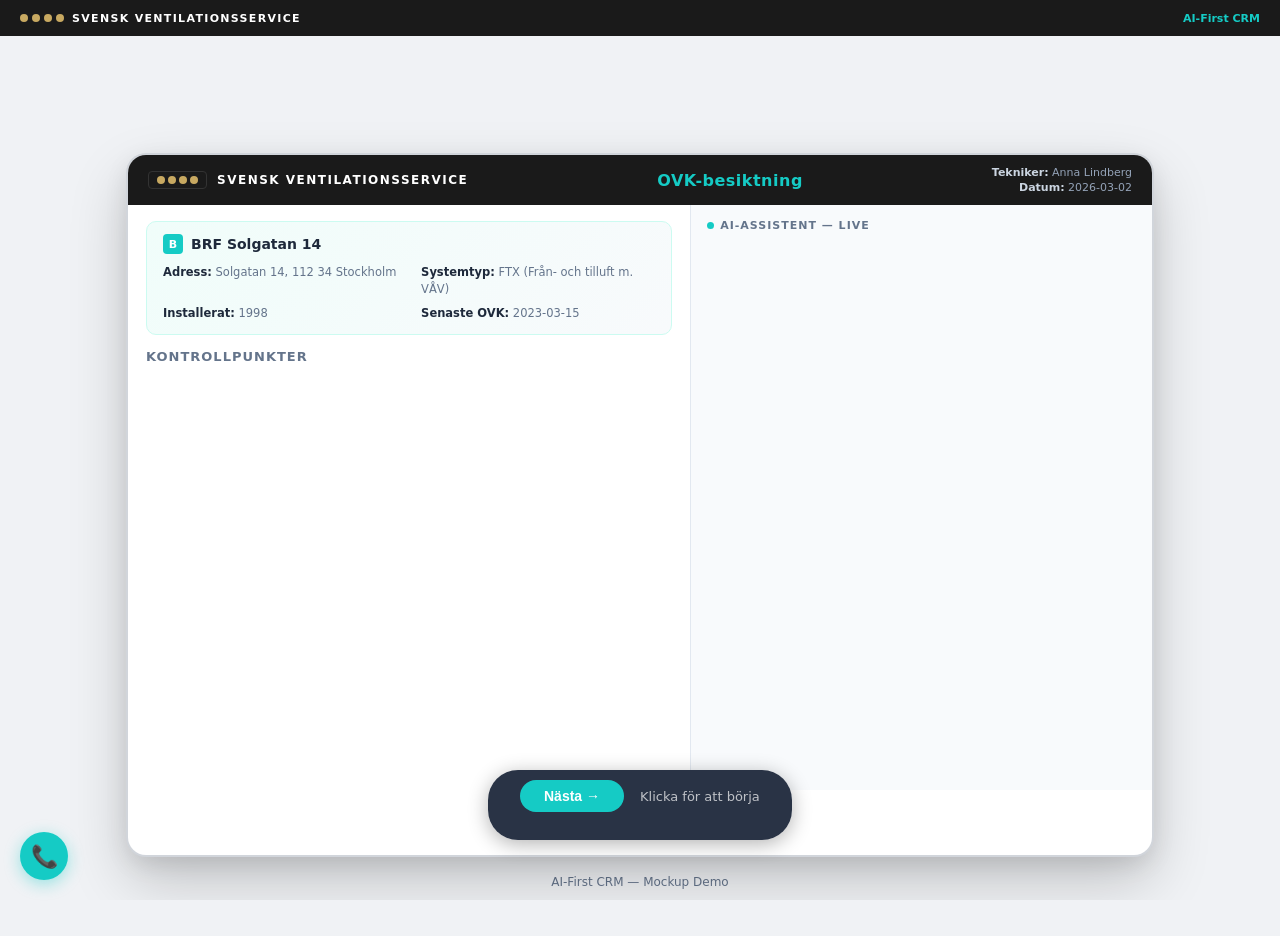
<file: mockups/06-ovk-inspection.html>
<!DOCTYPE html>
<html lang="sv">
<head>
<meta charset="UTF-8">
<meta name="viewport" content="width=device-width, initial-scale=1.0">
<title>OVK-besiktning — Svensk Ventilationsservice</title>
<style>
  /* ── Reset & base ──────────────────────────────────── */
  *, *::before, *::after { box-sizing: border-box; margin: 0; padding: 0; }

  :root {
    --teal:    #15cbc5;
    --teal-dark: #11a8a3;
    --gold:    #c8a961;
    --dark:    #1a1a1a;
    --bg:      #f0f2f5;
    --white:   #ffffff;
    --panel-r: #f8fafc;
    --text:    #1e293b;
    --muted:   #64748b;
    --green:   #22c55e;
    --green-bg:#dcfce7;
    --orange:  #f59e0b;
    --orange-bg:#fef3c7;
    --red:     #ef4444;
    --red-bg:  #fef2f2;
    --font:    system-ui, 'Segoe UI', -apple-system, sans-serif;
  }

  html, body {
    height: 100%;
    background: var(--bg);
    color: var(--text);
    font-family: var(--font);
    overflow-x: hidden;
    padding-top: 36px;
  }

  .page {
    display: flex;
    flex-direction: column;
    align-items: center;
    justify-content: center;
    min-height: 100vh;
    padding: 24px 16px;
    gap: 20px;
  }

  /* ── Tablet frame ──────────────────────────────────── */
  .tablet-frame {
    width: 1024px;
    height: 700px;
    background: var(--white);
    border-radius: 18px;
    box-shadow:
      0 0 0 2px #d1d5db,
      0 25px 60px rgba(0,0,0,.2),
      0 8px 24px rgba(0,0,0,.1);
    position: relative;
    overflow: hidden;
    display: flex;
    flex-direction: column;
  }

  /* ── Header bar ────────────────────────────────────── */
  .header {
    height: 50px;
    background: var(--dark);
    display: flex;
    align-items: center;
    justify-content: space-between;
    padding: 0 20px;
    flex-shrink: 0;
    z-index: 10;
  }

  .header-left {
    display: flex;
    align-items: center;
    gap: 10px;
  }

  .svs-logo-mark {
    display: flex;
    align-items: center;
    gap: 3px;
    background: var(--dark);
    padding: 4px 8px;
    border-radius: 4px;
    border: 1px solid #333;
  }
  .svs-logo-mark .dot {
    width: 8px;
    height: 8px;
    border-radius: 50%;
    background: var(--gold);
  }

  .svs-company-name {
    color: #fff;
    font-size: 12px;
    font-weight: 700;
    letter-spacing: 1.5px;
    text-transform: uppercase;
  }

  .header-center {
    font-size: 16px;
    font-weight: 600;
    color: var(--teal);
    letter-spacing: 0.5px;
  }

  .header-right {
    color: #94a3b8;
    font-size: 11px;
    text-align: right;
    line-height: 1.4;
  }
  .header-right strong { color: #cbd5e1; font-weight: 600; }

  /* ── Main panels ───────────────────────────────────── */
  .panels {
    flex: 1;
    display: grid;
    grid-template-columns: 55% 45%;
    overflow: hidden;
  }

  .panel-left {
    background: var(--white);
    overflow-y: auto;
    padding: 16px 18px;
    border-right: 1px solid #e2e8f0;
  }

  .panel-right {
    background: var(--panel-r);
    overflow-y: auto;
    padding: 14px 16px;
    display: flex;
    flex-direction: column;
    gap: 12px;
  }

  /* ── Property info card ────────────────────────────── */
  .property-card {
    background: linear-gradient(135deg, #f0fdfa 0%, #f8fafc 100%);
    border: 1px solid #ccfbf1;
    border-radius: 10px;
    padding: 12px 16px;
    margin-bottom: 14px;
    display: grid;
    grid-template-columns: 1fr 1fr;
    gap: 6px 24px;
  }
  .property-card h3 {
    grid-column: 1 / -1;
    font-size: 14px;
    font-weight: 700;
    color: var(--text);
    margin-bottom: 4px;
    display: flex;
    align-items: center;
    gap: 8px;
  }
  .property-card h3 .building-icon {
    width: 20px; height: 20px;
    background: var(--teal);
    border-radius: 4px;
    display: flex; align-items: center; justify-content: center;
    color: #fff; font-size: 11px; font-weight: 700;
  }
  .prop-item {
    font-size: 11.5px;
    color: var(--muted);
    line-height: 1.5;
  }
  .prop-item strong {
    color: var(--text);
    font-weight: 600;
  }

  /* ── Checklist ─────────────────────────────────────── */
  .checklist-title {
    font-size: 13px;
    font-weight: 700;
    color: var(--muted);
    text-transform: uppercase;
    letter-spacing: 1px;
    margin-bottom: 10px;
  }

  .checklist-item {
    display: flex;
    align-items: center;
    gap: 10px;
    padding: 8px 10px;
    border-radius: 8px;
    margin-bottom: 4px;
    opacity: 0;
    transform: translateX(-15px);
    transition: background 0.2s;
    border: 1px solid transparent;
  }
  .checklist-item.visible {
    opacity: 1;
    transform: translateX(0);
    animation: slideInItem 0.4s ease forwards;
  }
  .checklist-item:hover {
    background: #f8fafc;
  }
  .checklist-item.warn {
    background: #fffbeb;
    border-color: #fde68a;
  }

  @keyframes slideInItem {
    from { opacity: 0; transform: translateX(-15px); }
    to   { opacity: 1; transform: translateX(0); }
  }

  .check-icon {
    width: 24px;
    height: 24px;
    border-radius: 50%;
    display: flex;
    align-items: center;
    justify-content: center;
    font-size: 12px;
    font-weight: 700;
    color: #fff;
    flex-shrink: 0;
  }
  .check-icon.ok { background: var(--green); }
  .check-icon.warn-icon { background: var(--orange); }
  .check-icon.fail { background: var(--red); }

  .check-info {
    flex: 1;
    min-width: 0;
  }
  .check-name {
    font-size: 12.5px;
    font-weight: 600;
    color: var(--text);
    line-height: 1.3;
  }
  .check-detail {
    font-size: 11px;
    color: var(--muted);
  }

  .check-value {
    font-size: 12px;
    font-weight: 700;
    color: var(--text);
    text-align: right;
    white-space: nowrap;
    min-width: 80px;
  }

  .status-badge {
    font-size: 10px;
    font-weight: 700;
    padding: 3px 8px;
    border-radius: 10px;
    text-transform: uppercase;
    letter-spacing: 0.5px;
    white-space: nowrap;
  }
  .status-badge.ok {
    background: var(--green-bg);
    color: #16a34a;
  }
  .status-badge.anm {
    background: var(--orange-bg);
    color: #d97706;
  }
  .status-badge.byt {
    background: var(--red-bg);
    color: var(--red);
  }

  /* ── Gauge ─────────────────────────────────────────── */
  .gauge-wrap {
    width: 68px;
    height: 42px;
    flex-shrink: 0;
  }
  .gauge-wrap svg { display: block; }

  /* ── Summary bar ───────────────────────────────────── */
  .summary-bar {
    margin-top: 12px;
    padding: 12px 14px;
    background: #f8fafc;
    border-radius: 10px;
    border: 1px solid #e2e8f0;
    opacity: 0;
    transform: translateY(10px);
  }
  .summary-bar.visible {
    opacity: 1;
    transform: translateY(0);
    animation: fadeUp 0.5s ease forwards;
  }
  .summary-top {
    display: flex;
    align-items: center;
    justify-content: space-between;
    margin-bottom: 8px;
  }
  .summary-text {
    font-size: 12px;
    font-weight: 600;
    color: var(--text);
  }
  .result-badge {
    font-size: 10px;
    font-weight: 700;
    padding: 4px 10px;
    border-radius: 12px;
    letter-spacing: 0.5px;
  }
  .result-badge.anm-result {
    background: var(--orange-bg);
    color: #d97706;
    border: 1px solid #fde68a;
  }
  .mini-bar {
    display: flex;
    gap: 2px;
    height: 20px;
    border-radius: 4px;
    overflow: hidden;
    margin-top: 4px;
  }
  .mini-bar .seg {
    flex: 1;
    border-radius: 2px;
    transition: width 0.4s ease;
    display: flex;
    align-items: center;
    justify-content: center;
    font-size: 9px;
    font-weight: 700;
    color: #fff;
    line-height: 1;
  }
  .mini-bar .seg.g { background: var(--green); }
  .mini-bar .seg.o { background: var(--orange); }
  .mini-bar .seg.r { background: var(--red); }

  /* ── Right panel: AI chat ──────────────────────────── */
  .ai-section-title {
    font-size: 11px;
    font-weight: 700;
    color: var(--muted);
    text-transform: uppercase;
    letter-spacing: 1px;
    margin-bottom: 6px;
    display: flex;
    align-items: center;
    gap: 6px;
  }
  .ai-section-title .ai-dot {
    width: 7px; height: 7px;
    border-radius: 50%;
    background: var(--teal);
    animation: pulse 2s infinite;
  }

  @keyframes pulse {
    0%, 100% { opacity: 1; }
    50%      { opacity: 0.4; }
  }

  .chat-messages {
    display: flex;
    flex-direction: column;
    gap: 6px;
    max-height: 260px;
    overflow-y: auto;
    padding-right: 4px;
  }

  .chat-msg {
    padding: 8px 11px;
    border-radius: 10px;
    font-size: 11.5px;
    line-height: 1.5;
    max-width: 95%;
    opacity: 0;
    transform: translateY(8px);
  }
  .chat-msg.visible {
    opacity: 1;
    transform: translateY(0);
    animation: fadeUp 0.35s ease forwards;
  }
  .chat-msg.agent {
    background: #fff;
    border: 1px solid #e2e8f0;
    align-self: flex-start;
    border-bottom-left-radius: 3px;
    color: var(--text);
  }
  .chat-msg.user {
    background: var(--teal);
    color: #fff;
    align-self: flex-end;
    border-bottom-right-radius: 3px;
  }
  .chat-msg .msg-label {
    font-size: 9.5px;
    font-weight: 700;
    text-transform: uppercase;
    letter-spacing: 0.5px;
    margin-bottom: 2px;
    opacity: 0.7;
  }

  @keyframes fadeUp {
    from { opacity: 0; transform: translateY(8px); }
    to   { opacity: 1; transform: translateY(0); }
  }

  /* ── Report preview ────────────────────────────────── */
  .report-preview {
    background: #fff;
    border: 1px solid #e2e8f0;
    border-radius: 10px;
    padding: 12px 14px;
    opacity: 0;
    transform: translateY(10px);
    flex-shrink: 0;
  }
  .report-preview.visible {
    opacity: 1;
    transform: translateY(0);
    animation: fadeUp 0.5s ease forwards;
  }
  .report-header {
    display: flex;
    align-items: center;
    justify-content: space-between;
    margin-bottom: 8px;
    padding-bottom: 6px;
    border-bottom: 2px solid var(--teal);
  }
  .report-title {
    font-size: 13px;
    font-weight: 800;
    color: var(--text);
    letter-spacing: 1px;
  }
  .report-logo-mini {
    display: flex;
    align-items: center;
    gap: 2px;
  }
  .report-logo-mini .dot {
    width: 5px; height: 5px;
    border-radius: 50%;
    background: var(--gold);
  }

  .report-section {
    margin-bottom: 8px;
  }
  .report-section h4 {
    font-size: 10px;
    font-weight: 700;
    color: var(--muted);
    text-transform: uppercase;
    letter-spacing: 0.5px;
    margin-bottom: 3px;
  }
  .report-section p, .report-section li {
    font-size: 10.5px;
    color: var(--text);
    line-height: 1.5;
  }
  .report-section ul {
    list-style: none;
    padding: 0;
  }
  .report-section li::before {
    content: "- ";
    color: var(--muted);
  }

  .report-results-mini {
    display: flex;
    gap: 3px;
    margin: 4px 0;
  }
  .report-results-mini .mini-result {
    width: 16px;
    height: 16px;
    border-radius: 3px;
    display: flex;
    align-items: center;
    justify-content: center;
    font-size: 9px;
    font-weight: 700;
    color: #fff;
  }
  .mini-result.ok-r { background: var(--green); }
  .mini-result.fail-r { background: var(--orange); }
  .mini-result.fail-red { background: var(--red); }

  .report-status {
    text-align: center;
    padding: 6px;
    background: var(--orange-bg);
    border-radius: 6px;
    font-size: 10px;
    font-weight: 700;
    color: #d97706;
    letter-spacing: 0.5px;
    margin: 8px 0;
  }

  .btn-export {
    display: inline-flex;
    align-items: center;
    gap: 5px;
    background: var(--teal);
    color: #fff;
    border: none;
    border-radius: 6px;
    padding: 6px 14px;
    font-size: 11px;
    font-weight: 600;
    cursor: pointer;
    transition: background 0.2s;
  }
  .btn-export:hover { background: var(--teal-dark); }

  .distribution-section {
    margin-top: 6px;
    padding-top: 6px;
    border-top: 1px dashed #e2e8f0;
    opacity: 0;
  }
  .distribution-section.visible {
    opacity: 1;
    animation: fadeUp 0.4s ease forwards;
  }
  .dist-row {
    display: flex;
    align-items: center;
    justify-content: space-between;
    font-size: 10px;
    padding: 2px 0;
    color: var(--text);
  }
  .dist-badge {
    font-size: 9px;
    font-weight: 700;
    padding: 2px 6px;
    border-radius: 8px;
    background: var(--green-bg);
    color: #16a34a;
  }

  /* ── Bottom action bar ─────────────────────────────── */
  .action-bar {
    background: var(--dark);
    padding: 10px 20px;
    display: flex;
    align-items: center;
    gap: 12px;
    flex-wrap: wrap;
    opacity: 0;
    transform: translateY(10px);
    flex-shrink: 0;
  }
  .action-bar.visible {
    opacity: 1;
    transform: translateY(0);
    animation: fadeUp 0.5s ease forwards;
  }
  .action-item {
    display: flex;
    align-items: center;
    gap: 5px;
    font-size: 10.5px;
    color: #e2e8f0;
    white-space: nowrap;
  }
  .action-item .action-check {
    color: var(--green);
    font-weight: 700;
  }
  .action-summary-badge {
    margin-left: auto;
    font-size: 10px;
    font-weight: 700;
    padding: 4px 10px;
    border-radius: 10px;
    background: rgba(21, 203, 197, 0.15);
    color: var(--teal);
    border: 1px solid rgba(21, 203, 197, 0.3);
    white-space: nowrap;
  }

  /* ── Footer ───────────────────────────────────────── */
  .footer-text {
    font-size: 12px;
    color: var(--muted);
    font-weight: 500;
  }

  /* ── Scrollbar styling ─────────────────────────────── */
  .panel-left::-webkit-scrollbar,
  .panel-right::-webkit-scrollbar,
  .chat-messages::-webkit-scrollbar {
    width: 4px;
  }
  .panel-left::-webkit-scrollbar-thumb,
  .panel-right::-webkit-scrollbar-thumb,
  .chat-messages::-webkit-scrollbar-thumb {
    background: #cbd5e1;
    border-radius: 4px;
  }
.svs-global-header{position:fixed;top:0;left:0;right:0;height:36px;background:#1a1a1a;display:flex;align-items:center;justify-content:space-between;padding:0 20px;z-index:9999;font-family:system-ui,-apple-system,sans-serif}
.svs-global-header .svs-logo-dots{display:flex;gap:4px;margin-right:8px}
.svs-global-header .svs-logo-dots span{width:8px;height:8px;border-radius:50%;background:#c8a961}
.svs-global-header .svs-left{display:flex;align-items:center}
.svs-global-header .svs-brand-text{color:#fff;font-size:11px;font-weight:700;letter-spacing:0.12em;text-transform:uppercase}
.svs-global-header .svs-right{color:#15cbc5;font-size:11px;font-weight:700}

/* ── Step controls (click-to-advance) ──────────────── */
.step-controls{position:fixed;bottom:60px;left:50%;transform:translateX(-50%);display:flex;align-items:center;gap:16px;z-index:9998;background:rgba(30,41,59,0.95);padding:10px 24px;border-radius:30px;box-shadow:0 4px 20px rgba(0,0,0,0.3);backdrop-filter:blur(8px);flex-wrap:wrap;justify-content:center}
.step-controls button{background:#15cbc5;color:#fff;border:none;padding:8px 24px;border-radius:20px;font-size:14px;font-weight:700;cursor:pointer;transition:background 0.2s}
.step-controls button:hover{background:#0ea5a0}
#stepCounter{color:rgba(255,255,255,0.7);font-size:13px;font-weight:300;min-width:120px}
.step-note{width:100%;text-align:center;color:rgba(255,255,255,0.5);font-size:12px;font-style:italic;line-height:1.3;margin-top:2px}

/* ── Voice FAB (bottom-left) ───────────────────────── */
.voice-fab{position:fixed;bottom:20px;left:20px;z-index:9998;cursor:pointer}
.voice-fab-icon{width:48px;height:48px;border-radius:50%;background:#15cbc5;display:flex;align-items:center;justify-content:center;font-size:22px;box-shadow:0 4px 16px rgba(21,203,197,0.4);transition:transform 0.2s}
.voice-fab:hover .voice-fab-icon{transform:scale(1.1)}
.voice-fab-tooltip{position:absolute;bottom:56px;left:0;background:#1e293b;color:#fff;padding:10px 14px;border-radius:8px;font-size:13px;line-height:1.5;white-space:nowrap;opacity:0;pointer-events:none;transition:opacity 0.2s;box-shadow:0 4px 16px rgba(0,0,0,0.3)}
.voice-fab.open .voice-fab-tooltip{opacity:1;pointer-events:auto}
</style>
</head>
<body>
<div class="svs-global-header"><div class="svs-left"><div class="svs-logo-dots"><span></span><span></span><span></span><span></span></div><span class="svs-brand-text">Svensk Ventilationsservice</span></div><div class="svs-right">AI-First CRM</div></div>

<div class="page">

  <!-- ── Tablet Frame ─────────────────────────────────── -->
  <div class="tablet-frame">

    <!-- Header -->
    <div class="header">
      <div class="header-left">
        <div class="svs-logo-mark">
          <div class="dot"></div>
          <div class="dot"></div>
          <div class="dot"></div>
          <div class="dot"></div>
        </div>
        <span class="svs-company-name">Svensk Ventilationsservice</span>
      </div>
      <div class="header-center">OVK-besiktning</div>
      <div class="header-right">
        <strong>Tekniker:</strong> Anna Lindberg<br>
        <strong>Datum:</strong> 2026-03-02
      </div>
    </div>

    <!-- Panels -->
    <div class="panels">

      <!-- ── LEFT PANEL: Inspection Checklist ──────────── -->
      <div class="panel-left">
        <!-- Property card -->
        <div class="property-card">
          <h3>
            <span class="building-icon">B</span>
            BRF Solgatan 14
          </h3>
          <div class="prop-item"><strong>Adress:</strong> Solgatan 14, 112 34 Stockholm</div>
          <div class="prop-item"><strong>Systemtyp:</strong> FTX (Från- och tilluft m. VÅV)</div>
          <div class="prop-item"><strong>Installerat:</strong> 1998</div>
          <div class="prop-item"><strong>Senaste OVK:</strong> 2023-03-15</div>
        </div>

        <div class="checklist-title">Kontrollpunkter</div>

        <!-- 1. Tilluft Sovrum 1 -->
        <div class="checklist-item" data-delay="1000" id="ci1">
          <div class="check-icon ok">&#10003;</div>
          <div class="check-info">
            <div class="check-name">Tilluft &mdash; Sovrum 1</div>
            <div class="check-detail">Riktvärde: 10 l/s</div>
          </div>
          <div class="gauge-wrap" id="gauge1"></div>
          <div class="check-value">12 l/s</div>
          <span class="status-badge ok">&#10003; OK</span>
        </div>

        <!-- 2. Tilluft Sovrum 2 -->
        <div class="checklist-item" data-delay="2500" id="ci2">
          <div class="check-icon ok">&#10003;</div>
          <div class="check-info">
            <div class="check-name">Tilluft &mdash; Sovrum 2</div>
            <div class="check-detail">Riktvärde: 10 l/s</div>
          </div>
          <div class="gauge-wrap" id="gauge2"></div>
          <div class="check-value">11 l/s</div>
          <span class="status-badge ok">&#10003; OK</span>
        </div>

        <!-- 3. Frånluft Kök -->
        <div class="checklist-item" data-delay="4000" id="ci3">
          <div class="check-icon ok">&#10003;</div>
          <div class="check-info">
            <div class="check-name">Frånluft &mdash; Kök</div>
            <div class="check-detail">Riktvärde: 15 l/s</div>
          </div>
          <div class="gauge-wrap" id="gauge3"></div>
          <div class="check-value">18 l/s</div>
          <span class="status-badge ok">&#10003; OK</span>
        </div>

        <!-- 4. Frånluft Badrum (FAIL) -->
        <div class="checklist-item warn" data-delay="5500" id="ci4">
          <div class="check-icon warn-icon">!</div>
          <div class="check-info">
            <div class="check-name">Frånluft &mdash; Badrum</div>
            <div class="check-detail">Riktvärde: 10 l/s &mdash; UNDER GRÄNSVÄRDE</div>
          </div>
          <div class="gauge-wrap" id="gauge4"></div>
          <div class="check-value">6 l/s</div>
          <span class="status-badge anm">&#9888; Anm&auml;rkning</span>
        </div>

        <!-- 5. Värmeåtervinning -->
        <div class="checklist-item" data-delay="7000" id="ci5">
          <div class="check-icon ok">&#10003;</div>
          <div class="check-info">
            <div class="check-name">Värmeåtervinning</div>
            <div class="check-detail">Min: 50% verkningsgrad</div>
          </div>
          <div class="gauge-wrap" id="gauge5"></div>
          <div class="check-value">72%</div>
          <span class="status-badge ok">&#10003; OK</span>
        </div>

        <!-- 6. Filter Tilluft (FAIL) -->
        <div class="checklist-item warn" data-delay="8500" id="ci6">
          <div class="check-icon fail">&#10007;</div>
          <div class="check-info">
            <div class="check-name">Filter &mdash; Tilluft</div>
            <div class="check-detail">Kraftigt smutsigt</div>
          </div>
          <div class="gauge-wrap"></div>
          <div class="check-value">Smutsigt</div>
          <span class="status-badge byt">&#10007; BYT</span>
        </div>

        <!-- 7. Brandspjäll -->
        <div class="checklist-item" data-delay="10000" id="ci7">
          <div class="check-icon ok">&#10003;</div>
          <div class="check-info">
            <div class="check-name">Brandspjäll</div>
            <div class="check-detail">Alla stänger korrekt</div>
          </div>
          <div class="gauge-wrap"></div>
          <div class="check-value">OK</div>
          <span class="status-badge ok">&#10003; OK</span>
        </div>

        <!-- 8. Ljudnivå Sovrum 1 (FAIL) -->
        <div class="checklist-item warn" data-delay="11500" id="ci8">
          <div class="check-icon warn-icon">!</div>
          <div class="check-info">
            <div class="check-name">Ljudnivå &mdash; Sovrum 1</div>
            <div class="check-detail">Max: 35 dB(A) &mdash; ÖVER GRÄNSVÄRDE</div>
          </div>
          <div class="gauge-wrap" id="gauge8"></div>
          <div class="check-value">38 dB(A)</div>
          <span class="status-badge anm">&#9888; Anm&auml;rkning</span>
        </div>

        <!-- 9. Kanaltäthet -->
        <div class="checklist-item" data-delay="13000" id="ci9">
          <div class="check-icon ok">&#10003;</div>
          <div class="check-info">
            <div class="check-name">Kanaltäthet</div>
            <div class="check-detail">Ingen läckage detekterad</div>
          </div>
          <div class="gauge-wrap"></div>
          <div class="check-value">OK</div>
          <span class="status-badge ok">&#10003; OK</span>
        </div>

        <!-- 10. Aggregat -->
        <div class="checklist-item" data-delay="14500" id="ci10">
          <div class="check-icon ok">&#10003;</div>
          <div class="check-info">
            <div class="check-name">Aggregat &mdash; Allmänt skick</div>
            <div class="check-detail">Normalt slitage</div>
          </div>
          <div class="gauge-wrap"></div>
          <div class="check-value">OK</div>
          <span class="status-badge ok">&#10003; OK</span>
        </div>

        <!-- Summary bar -->
        <div class="summary-bar" id="summaryBar">
          <div class="summary-top">
            <span class="summary-text">7 av 10 godkända &nbsp;|&nbsp; 3 anmärkningar</span>
            <span class="result-badge anm-result">GODKÄND MED ANMÄRKNINGAR</span>
          </div>
          <div class="mini-bar">
            <div class="seg g">&#10003;</div><div class="seg g">&#10003;</div><div class="seg g">&#10003;</div>
            <div class="seg g">&#10003;</div><div class="seg g">&#10003;</div><div class="seg g">&#10003;</div>
            <div class="seg g">&#10003;</div><div class="seg o">&#9888;</div><div class="seg r">&#10007;</div>
            <div class="seg o">&#9888;</div>
          </div>
          <div style="display:flex;gap:12px;margin-top:4px;font-size:9px;color:var(--muted);">
            <span><span style="color:var(--green);font-weight:700;">&#10003;</span> Godk&auml;nd (7)</span>
            <span><span style="color:var(--orange);font-weight:700;">&#9888;</span> Anm&auml;rkning (2)</span>
            <span><span style="color:var(--red);font-weight:700;">&#10007;</span> Byt/&Aring;tg&auml;rd (1)</span>
          </div>
        </div>
      </div>

      <!-- ── RIGHT PANEL: AI + Report ──────────────────── -->
      <div class="panel-right">

        <!-- AI Assistant Chat -->
        <div>
          <div class="ai-section-title">
            <span class="ai-dot"></span>
            AI-Assistent &mdash; Live
          </div>
          <div class="chat-messages" id="chatMessages">
            <!-- Messages inserted by JS -->
          </div>
        </div>

        <!-- Report Preview -->
        <div class="report-preview" id="reportPreview">
          <div class="report-header">
            <span class="report-title">OVK-PROTOKOLL</span>
            <div class="report-logo-mini">
              <div class="dot"></div><div class="dot"></div>
              <div class="dot"></div><div class="dot"></div>
            </div>
          </div>
          <div class="report-section">
            <h4>Fastighet</h4>
            <p>BRF Solgatan 14 &mdash; Solgatan 14, 112 34 Stockholm<br>System: FTX, installerat 1998</p>
          </div>
          <div class="report-section">
            <h4>Resultat</h4>
            <div class="report-results-mini" id="reportResults">
              <!-- filled by JS -->
            </div>
          </div>
          <div class="report-section">
            <h4>Anmärkningar</h4>
            <ul id="reportAnm">
              <li>Frånluft badrum: 6 l/s (krav 10) &mdash; fuktproblem rapporterat</li>
              <li>Filter tilluft: Kraftigt smutsigt &mdash; omedelbart byte krävs</li>
              <li>Ljudnivå sovrum 1: 38 dB(A) (max 35) &mdash; kontrolleras efter filterbyte</li>
            </ul>
          </div>
          <div class="report-section">
            <h4>Åtgärder</h4>
            <ul>
              <li>Rensa/byt frånluftsdon badrum + kontrollera kanal</li>
              <li>Filterbyte tilluft (arbetsorder skapad)</li>
              <li>Ommätning ljudnivå efter filterbyte</li>
            </ul>
          </div>
          <div class="report-status">GODKÄND MED ANMÄRKNINGAR</div>
          <button class="btn-export" onclick="void(0)">&#128196; Exportera PDF</button>

          <!-- Distribution (appears later) -->
          <div class="distribution-section" id="distSection">
            <h4 style="font-size:10px;font-weight:700;color:var(--muted);text-transform:uppercase;letter-spacing:0.5px;margin-bottom:4px;">Distribution</h4>
            <div class="dist-row">
              <span>Byggnadsnämnden (kommunen)</span>
              <span class="dist-badge">Klar</span>
            </div>
            <div class="dist-row">
              <span>BRF Solgatan (styrelse)</span>
              <span class="dist-badge">Klar</span>
            </div>
            <div class="dist-row">
              <span>SVS intern (CRM)</span>
              <span class="dist-badge">Klar</span>
            </div>
          </div>
        </div>
      </div>
    </div>

    <!-- Bottom action bar -->
    <div class="action-bar" id="actionBar">
      <div class="action-item"><span class="action-check">&#10003;</span> OVK-protokoll genererat</div>
      <div class="action-item"><span class="action-check">&#10003;</span> 3 anmärkningar dokumenterade</div>
      <div class="action-item"><span class="action-check">&#10003;</span> Arbetsorder: Filterbyte (serviceteam 2)</div>
      <div class="action-item"><span class="action-check">&#10003;</span> Ny affärsmöjlighet: Uppgradering 380k</div>
      <div class="action-item"><span class="action-check">&#10003;</span> Köpsignal registrerad</div>
      <span class="action-summary-badge">5 åtgärder automatiskt skapade i CRM</span>
    </div>
  </div>

  <span class="footer-text" style="font-size:12px;color:var(--muted);font-weight:500;">AI-First CRM &mdash; Mockup Demo</span>
</div>

<!-- Step controls (fixed bottom-center) -->
<div class="step-controls">
  <button id="btnNext" onclick="nextStep()">N&auml;sta &rarr;</button>
  <span id="stepCounter">Klicka f&ouml;r att b&ouml;rja</span>
  <div id="stepNote" class="step-note"></div>
</div>

<!-- Voice FAB (fixed bottom-left) -->
<div class="voice-fab" id="voiceFab" onclick="this.classList.toggle('open')">
  <div class="voice-fab-icon">&#128222;</div>
  <div class="voice-fab-tooltip"><strong>Ring CRM-assistenten</strong><br>+46 8 123 45 67<br><span style="font-size:11px;opacity:0.7">Identifiera med BankID</span></div>
</div>

<script>
(function() {
  "use strict";

  /* ── Gauge SVG builder ────────────────────────────── */
  function buildGauge(containerId, measured, target, maxScale) {
    var el = document.getElementById(containerId);
    if (!el) return;
    var max = maxScale || target * 1.5;
    var ratio = measured / target;
    var angle = Math.min((measured / max) * 180, 180);

    var color;
    if (ratio >= 0.8 && ratio <= 1.2) color = "#22c55e";
    else if (ratio >= 0.6 && ratio <= 1.4) color = "#f59e0b";
    else color = "#ef4444";

    var warnLowDeg = Math.max((target * 0.6 / max) * 180, 0);
    var okStartDeg = Math.max((target * 0.8 / max) * 180, 0);
    var okEndDeg   = Math.min((target * 1.2 / max) * 180, 180);
    var warnHighDeg = Math.min((target * 1.4 / max) * 180, 180);

    var svg = '<svg viewBox="0 0 70 40" width="68" height="42">';
    svg += '<path d="M6,32 A26,26 0 0,1 64,32" fill="none" stroke="#e2e8f0" stroke-width="5" stroke-linecap="round"/>';
    svg += drawArcG(0, warnLowDeg, "#fecaca", 4.5);
    if (warnHighDeg < 180) svg += drawArcG(warnHighDeg, 180, "#fecaca", 4.5);
    svg += drawArcG(warnLowDeg, okStartDeg, "#fde68a", 4.5);
    svg += drawArcG(okEndDeg, warnHighDeg, "#fde68a", 4.5);
    svg += drawArcG(okStartDeg, okEndDeg, "#bbf7d0", 4.5);

    function labelPos(deg, rOffset) {
      var rad = (180 - deg) * Math.PI / 180;
      var r = 26 + (rOffset || 7);
      return { x: 35 + r * Math.cos(rad), y: 32 - r * Math.sin(rad) };
    }

    var felPos = labelPos(warnLowDeg / 2, 8);
    svg += '<text x="' + felPos.x.toFixed(1) + '" y="' + felPos.y.toFixed(1) + '" font-size="5" font-weight="700" fill="#ef4444" text-anchor="middle">Fel</text>';
    var varnLowPos = labelPos((warnLowDeg + okStartDeg) / 2, 8);
    svg += '<text x="' + varnLowPos.x.toFixed(1) + '" y="' + varnLowPos.y.toFixed(1) + '" font-size="4.5" font-weight="600" fill="#d97706" text-anchor="middle">Varn.</text>';
    var okPos = labelPos((okStartDeg + okEndDeg) / 2, 8);
    svg += '<text x="' + okPos.x.toFixed(1) + '" y="' + okPos.y.toFixed(1) + '" font-size="5.5" font-weight="700" fill="#16a34a" text-anchor="middle">OK</text>';
    if (warnHighDeg < 178) {
      var varnHighPos = labelPos((okEndDeg + warnHighDeg) / 2, 8);
      svg += '<text x="' + varnHighPos.x.toFixed(1) + '" y="' + varnHighPos.y.toFixed(1) + '" font-size="4.5" font-weight="600" fill="#d97706" text-anchor="middle">Varn.</text>';
    }

    var needleAngle = 180 - angle;
    var rad = needleAngle * Math.PI / 180;
    var nx = 35 + 22 * Math.cos(rad);
    var ny = 32 - 22 * Math.sin(rad);
    svg += '<line x1="35" y1="32" x2="' + nx.toFixed(1) + '" y2="' + ny.toFixed(1) + '" stroke="' + color + '" stroke-width="2" stroke-linecap="round">';
    svg += '<animate attributeName="x2" from="35" to="' + nx.toFixed(1) + '" dur="0.6s" fill="freeze"/>';
    svg += '<animate attributeName="y2" from="32" to="' + ny.toFixed(1) + '" dur="0.6s" fill="freeze"/>';
    svg += '</line>';
    svg += '<circle cx="35" cy="32" r="3" fill="' + color + '"/>';
    svg += '</svg>';
    el.innerHTML = svg;
  }

  /* drawArcG: gauge arc helper for the larger viewBox (cx=35, cy=32, r=26) */
  function drawArcG(startDeg, endDeg, col, sw) {
    if (endDeg - startDeg < 0.5) return '';
    var r = 26;
    var cx = 35, cy = 32;
    function pt(deg) {
      var rad = (180 - deg) * Math.PI / 180;
      return { x: cx + r * Math.cos(rad), y: cy - r * Math.sin(rad) };
    }
    var s = pt(startDeg);
    var e = pt(endDeg);
    var large = (endDeg - startDeg) > 180 ? 1 : 0;
    return '<path d="M' + s.x.toFixed(1) + ',' + s.y.toFixed(1) +
      ' A' + r + ',' + r + ' 0 ' + large + ',0 ' +
      e.x.toFixed(1) + ',' + e.y.toFixed(1) + '"' +
      ' fill="none" stroke="' + col + '" stroke-width="' + sw + '"/>';
  }

  /* ── Report results mini-icons ────────────────────── */
  function buildReportResults() {
    var cont = document.getElementById("reportResults");
    if (!cont) return;
    var statuses = ["ok","ok","ok","fail","ok","fail-red","ok","fail","ok","ok"];
    var labels   = ["T1","T2","FK","FB","V\u00c5","Fi","Br","Lj","Ka","Ag"];
    cont.innerHTML = "";
    for (var i = 0; i < statuses.length; i++) {
      var cls = statuses[i] === "ok" ? "ok-r" :
                statuses[i] === "fail-red" ? "fail-red" : "fail-r";
      var sym = statuses[i] === "ok" ? "&#10003;" : "&#10007;";
      var d = document.createElement("div");
      d.className = "mini-result " + cls;
      d.title = labels[i];
      d.innerHTML = sym;
      cont.appendChild(d);
    }
  }

  /* ── Chat message helper ──────────────────────────── */
  function addChatMsg(role, text) {
    var chatContainer = document.getElementById("chatMessages");
    var div = document.createElement("div");
    div.className = "chat-msg " + role;
    var label = role === "agent" ? "AI" : "Anna";
    div.innerHTML = '<div class="msg-label">' + label + '</div>' + text;
    chatContainer.appendChild(div);
    requestAnimationFrame(function() {
      div.classList.add("visible");
    });
    chatContainer.scrollTop = chatContainer.scrollHeight;
  }

  /* ── Show checklist items with staggered animation ── */
  function showCheckItems(ids) {
    for (var i = 0; i < ids.length; i++) {
      (function(idx) {
        var el = document.getElementById(ids[idx]);
        if (!el) return;
        setTimeout(function() {
          el.classList.add("visible");
          el.scrollIntoView({ behavior: "smooth", block: "nearest" });
        }, idx * 400);
      })(i);
    }
  }

  /* ── Step definitions (11 steps) ──────────────────── */
  var TOTAL_STEPS = 11;
  var currentStep = 0;

  var stepActions = [
    /* Step 1: Property info + Tilluft Sovrum 1 & 2 (OK) */
    function() {
      showCheckItems(["ci1", "ci2"]);
      setTimeout(function() { buildGauge("gauge1", 12, 10, 15); }, 200);
      setTimeout(function() { buildGauge("gauge2", 11, 10, 15); }, 600);
      addChatMsg("agent", "Bra start \u2014 tilluft sovrum ser bra ut! Fl\u00f6dena ligger v\u00e4l inom gr\u00e4nsv\u00e4rdena.");
    },

    /* Step 2: Fr\u00e5nluft K\u00f6k (OK) + Fr\u00e5nluft Badrum (ANM\u00c4RKNING) + AI asks about fukt */
    function() {
      showCheckItems(["ci3", "ci4"]);
      setTimeout(function() { buildGauge("gauge3", 18, 15, 22.5); }, 200);
      setTimeout(function() { buildGauge("gauge4", 6, 10, 15); }, 600);
      setTimeout(function() {
        addChatMsg("agent", "\u26a0\ufe0f Fr\u00e5nluft badrum \u00e4r under gr\u00e4nsv\u00e4rdet (6 l/s mot krav 10). Beskrev kunden n\u00e5gra problem med fukt eller lukt?");
      }, 800);
    },

    /* Step 3: User confirms fukt, AI responds */
    function() {
      addChatMsg("user", "Ja, klagom\u00e5l p\u00e5 fukt i taket");
      setTimeout(function() {
        addChatMsg("agent", "Noterat. Jag l\u00e4gger till fuktproblem som orsak i anm\u00e4rkningen. Rekommendation: Rensa/byt fr\u00e5nluftsdon + kontrollera kanalens dragning.");
      }, 600);
    },

    /* Step 4: V\u00e4rme\u00e5tervinning (OK) + Filter (BYT!) + AI suggests work order */
    function() {
      showCheckItems(["ci5", "ci6"]);
      setTimeout(function() { buildGauge("gauge5", 72, 50, 100); }, 200);
      setTimeout(function() {
        addChatMsg("agent", "Filtret beh\u00f6ver bytas omedelbart. Vill du skapa en arbetsorder?");
      }, 800);
    },

    /* Step 5: User confirms, work order created */
    function() {
      addChatMsg("user", "Ja");
      setTimeout(function() {
        addChatMsg("agent", "\u2705 Arbetsorder skapad: Filterbyte BRF Solgatan \u2014 tilldelad serviceteam 2.");
      }, 600);
    },

    /* Step 6: Brandsj\u00e4ll (OK) + Ljudniv\u00e5 (ANM\u00c4RKNING) + AI comments on filter correlation */
    function() {
      showCheckItems(["ci7", "ci8"]);
      setTimeout(function() { buildGauge("gauge8", 38, 35, 52.5); }, 600);
      setTimeout(function() {
        addChatMsg("agent", "Ljudniv\u00e5n i sovrum 1 ligger 3 dB \u00f6ver gr\u00e4nsen. Det kan bero p\u00e5 det smutsiga filtret \u2014 efter filterbyte b\u00f6r ni m\u00e4ta om.");
      }, 800);
    },

    /* Step 7: Kanalt\u00e4thet + Aggregat (both OK) */
    function() {
      showCheckItems(["ci9", "ci10"]);
    },

    /* Step 8: Summary bar + AI asks about upgrade interest */
    function() {
      document.getElementById("summaryBar").classList.add("visible");
      addChatMsg("agent", "Fick du intryck av att styrelsen \u00e4r intresserade av en uppgradering av systemet? Det \u00e4r 28 \u00e5r gammalt.");
    },

    /* Step 9: User confirms, AI creates aff\u00e4rsm\u00f6jlighet (380k) */
    function() {
      addChatMsg("user", "Ja, de fr\u00e5gade om kostnader");
      setTimeout(function() {
        addChatMsg("agent", "\ud83d\udcc8 K\u00f6psignal noterad! Jag skapar en aff\u00e4rsm\u00f6jlighet: \u201cVentilationsuppgradering BRF Solgatan\u201d \u2014 estimerat v\u00e4rde baserat p\u00e5 liknande projekt: 380 000 kr.");
      }, 600);
    },

    /* Step 10: Report preview + distribution */
    function() {
      var rp = document.getElementById("reportPreview");
      rp.classList.add("visible");
      buildReportResults();
      setTimeout(function() {
        document.getElementById("distSection").classList.add("visible");
        document.querySelector(".panel-right").scrollTop = document.querySelector(".panel-right").scrollHeight;
      }, 600);
    },

    /* Step 11: Final action summary bar */
    function() {
      document.getElementById("actionBar").classList.add("visible");
    }
  ];

  /* ── Step notes ───────────────────────────────────── */
  var stepNotes = [
    "F\u00f6rsta kontrollpunkterna \u2014 tilluft godk\u00e4nd",
    "Fr\u00e5nluft badrum UNDER gr\u00e4nsv\u00e4rdet \u2014 AI fr\u00e5gar om fuktproblem",
    "Bekr\u00e4ftat: fuktskada i taket. AI dokumenterar orsak och l\u00f6sning",
    "Filter beh\u00f6ver bytas \u2014 AI f\u00f6resl\u00e5r arbetsorder",
    "Arbetsorder skapad automatiskt till serviceteam 2",
    "Ljudniv\u00e5 \u00f6ver gr\u00e4nsen \u2014 AI kopplar till det smutsiga filtret",
    "Sista kontrollpunkterna \u2014 alla godk\u00e4nda",
    "Sammanfattning: 7 av 10 OK, 3 anm\u00e4rkningar. AI fr\u00e5gar om uppgradering",
    "K\u00f6psignal! AI skapar aff\u00e4rsm\u00f6jlighet v\u00e4rd 380 000 kr",
    "OVK-protokoll genererat med distribution till kommun och styrelse",
    "5 \u00e5tg\u00e4rder skapade automatiskt i CRM fr\u00e5n en enda besiktning"
  ];

  /* ── Step counter display update ──────────────────── */
  function updateStepCounter() {
    var counter = document.getElementById("stepCounter");
    var btn = document.getElementById("btnNext");
    var noteEl = document.getElementById('stepNote');
    if (currentStep === 0) {
      counter.textContent = "Klicka f\u00f6r att b\u00f6rja";
      btn.textContent = "N\u00e4sta \u2192";
      noteEl.textContent = '';
    } else if (currentStep >= TOTAL_STEPS) {
      counter.textContent = "Steg " + TOTAL_STEPS + " av " + TOTAL_STEPS + " \u2014 Klar!";
      btn.textContent = "\u21bb B\u00f6rja om";
      noteEl.textContent = stepNotes[currentStep - 1] || '';
    } else {
      counter.textContent = "Steg " + currentStep + " av " + TOTAL_STEPS;
      btn.textContent = "N\u00e4sta \u2192";
      noteEl.textContent = stepNotes[currentStep - 1] || '';
    }
  }

  /* ── Reset everything to initial state ────────────── */
  function resetAll() {
    currentStep = 0;

    var checkItems = document.querySelectorAll(".checklist-item[data-delay]");
    for (var i = 0; i < checkItems.length; i++) {
      checkItems[i].classList.remove("visible");
    }

    document.getElementById("summaryBar").classList.remove("visible");
    document.getElementById("reportPreview").classList.remove("visible");
    document.getElementById("distSection").classList.remove("visible");
    document.getElementById("actionBar").classList.remove("visible");
    document.getElementById("chatMessages").innerHTML = "";
    document.getElementById("reportResults").innerHTML = "";

    var gaugeIds = ["gauge1","gauge2","gauge3","gauge4","gauge5","gauge8"];
    for (var g = 0; g < gaugeIds.length; g++) {
      var gel = document.getElementById(gaugeIds[g]);
      if (gel) gel.innerHTML = "";
    }

    document.querySelector(".panel-left").scrollTop = 0;
    document.querySelector(".panel-right").scrollTop = 0;

    updateStepCounter();
  }

  /* ── Advance to next step (or reset if finished) ──── */
  function advanceStep() {
    if (currentStep >= TOTAL_STEPS) {
      resetAll();
      return;
    }
    stepActions[currentStep]();
    currentStep++;
    updateStepCounter();
  }

  /* ── Expose to global scope ───────────────────────── */
  window.nextStep = advanceStep;

  /* ── Keyboard controls ────────────────────────────── */
  document.addEventListener("keydown", function(e) {
    if (e.key === "ArrowRight" || e.key === " ") {
      e.preventDefault();
      advanceStep();
    } else if (e.key === "r" || e.key === "R") {
      resetAll();
    }
  });

  /* ── Initial state on load ────────────────────────── */
  resetAll();
})();
</script>

</body>
</html>
</file>
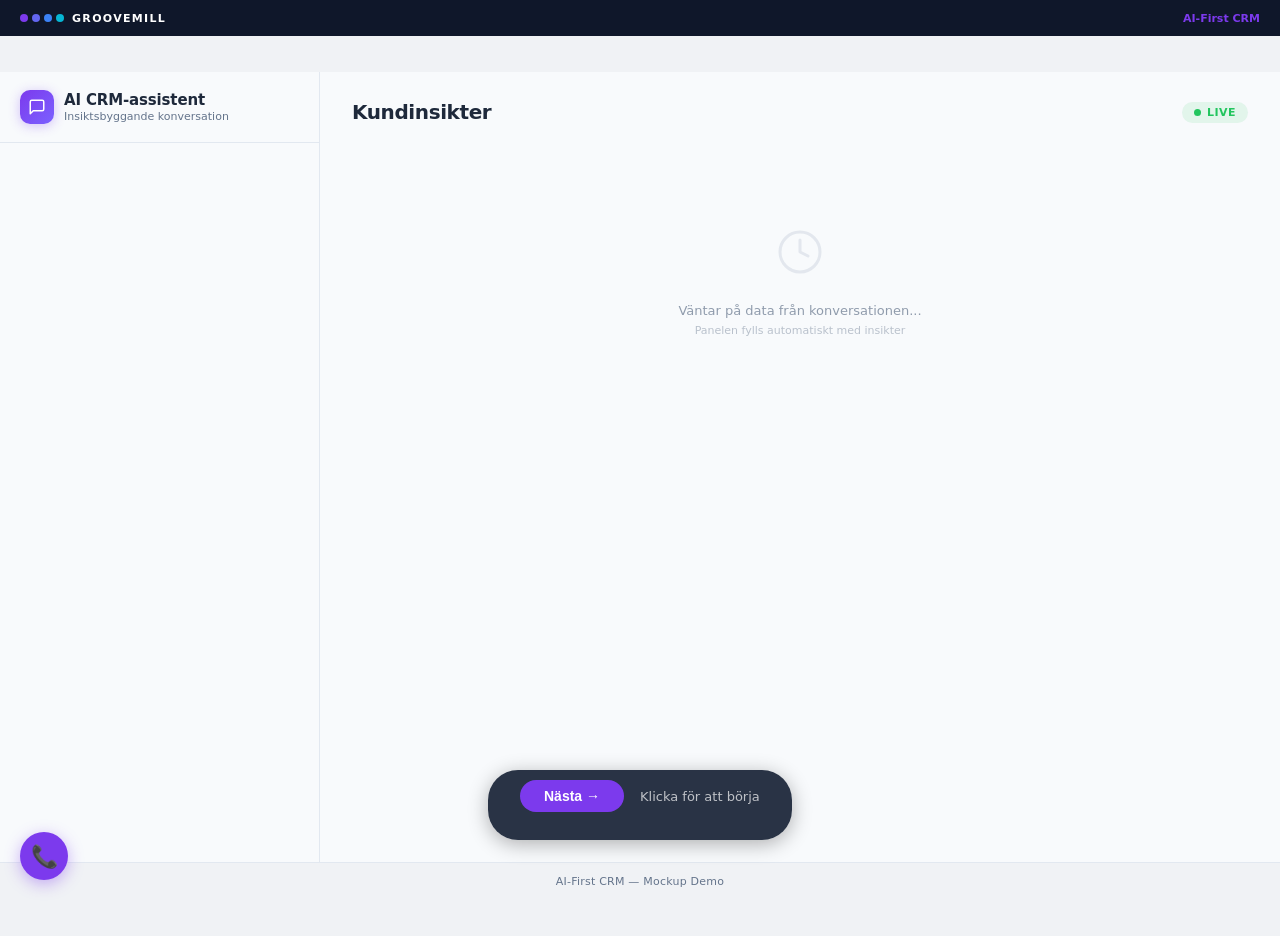
<file: Human/mockups/01-voice-transcript.html>
<!DOCTYPE html>
<html lang="sv">
<head>
<meta charset="UTF-8">
<meta name="viewport" content="width=device-width, initial-scale=1.0">
<title>AI CRM-assistent — Mötesinsikter</title>
<style>
  *, *::before, *::after { box-sizing: border-box; margin: 0; padding: 0; }

  :root {
    --teal: #7C3AED;
    --teal-light: rgba(124, 58, 237, 0.15);
    --teal-mid: rgba(124, 58, 237, 0.4);
    --purple: #7B61FF;
    --purple-light: rgba(123, 97, 255, 0.12);
    --dark-bg: #f8fafc;
    --dark-bg2: #f0f2f5;
    --light-bg: #f8fafc;
    --card-bg: #ffffff;
    --text-dark: #1e293b;
    --text-muted: #64748b;
    --text-light: #cbd5e1;
    --red: #ef4444;
    --yellow: #f59e0b;
    --green: #22c55e;
    --border: #e2e8f0;
  }

  html, body {
    height: 100%;
    font-family: system-ui, -apple-system, 'Segoe UI', Roboto, sans-serif;
    background: var(--dark-bg2);
    color: var(--text-dark);
    overflow: hidden;
    padding-top: 36px;
  }

  /* ============ LAYOUT ============ */
  .app {
    display: flex;
    height: 100vh;
    width: 100%;
  }

  /* LEFT PANEL — Chat */
  .chat-panel {
    width: 320px;
    min-width: 320px;
    background: var(--dark-bg);
    display: flex;
    flex-direction: column;
    border-right: 1px solid #e2e8f0;
    position: relative;
    z-index: 2;
  }

  .chat-header {
    padding: 18px 20px;
    border-bottom: 1px solid #e2e8f0;
    display: flex;
    align-items: center;
    gap: 10px;
    flex-shrink: 0;
  }

  .chat-header-icon {
    width: 34px; height: 34px;
    background: linear-gradient(135deg, var(--teal), var(--purple));
    border-radius: 10px;
    display: flex; align-items: center; justify-content: center;
    font-size: 16px;
    box-shadow: 0 2px 12px rgba(124, 58, 237, 0.3);
  }

  .chat-header h2 {
    color: var(--text-dark);
    font-size: 15px;
    font-weight: 600;
    letter-spacing: -0.01em;
  }
  .chat-header small {
    color: var(--text-muted);
    font-size: 11px;
    display: block;
    margin-top: 1px;
  }

  .chat-messages {
    flex: 1;
    overflow-y: auto;
    padding: 16px 14px;
    display: flex;
    flex-direction: column;
    gap: 10px;
    scroll-behavior: smooth;
  }

  .chat-messages::-webkit-scrollbar { width: 4px; }
  .chat-messages::-webkit-scrollbar-track { background: transparent; }
  .chat-messages::-webkit-scrollbar-thumb { background: #e2e8f0; border-radius: 4px; }

  /* Chat bubbles */
  .msg {
    max-width: 92%;
    padding: 10px 14px;
    border-radius: 14px;
    font-size: 13px;
    line-height: 1.5;
    opacity: 0;
    transform: translateY(10px);
    animation: msgIn 0.35s ease forwards;
  }

  .msg.user {
    align-self: flex-end;
    background: linear-gradient(135deg, var(--teal), #6D28D9);
    color: #fff;
    border-bottom-right-radius: 4px;
  }

  .msg.agent {
    align-self: flex-start;
    background: #f1f5f9;
    color: var(--text-dark);
    border-bottom-left-radius: 4px;
  }

  .msg .label {
    font-size: 10px;
    font-weight: 600;
    text-transform: uppercase;
    letter-spacing: 0.05em;
    margin-bottom: 4px;
    opacity: 0.6;
  }

  .msg.user .label { color: rgba(255,255,255,0.7); }
  .msg.agent .label { color: var(--teal); }

  @keyframes msgIn {
    to { opacity: 1; transform: translateY(0); }
  }

  /* Typing indicator */
  .typing-indicator {
    display: inline-flex;
    gap: 4px;
    padding: 10px 16px;
    align-self: flex-start;
    background: #f1f5f9;
    border-radius: 14px;
    border-bottom-left-radius: 4px;
  }
  .typing-indicator span {
    width: 6px; height: 6px;
    background: var(--teal);
    border-radius: 50%;
    animation: typingBounce 1.2s ease-in-out infinite;
  }
  .typing-indicator span:nth-child(2) { animation-delay: 0.2s; }
  .typing-indicator span:nth-child(3) { animation-delay: 0.4s; }
  @keyframes typingBounce {
    0%, 60%, 100% { transform: translateY(0); opacity: 0.3; }
    30% { transform: translateY(-6px); opacity: 1; }
  }

  .chat-footer {
    padding: 14px;
    border-top: 1px solid #e2e8f0;
    flex-shrink: 0;
  }
  .chat-input-fake {
    background: #f1f5f9;
    border: 1px solid #e2e8f0;
    border-radius: 10px;
    padding: 10px 14px;
    color: var(--text-muted);
    font-size: 12px;
    display: flex;
    align-items: center;
    gap: 8px;
  }
  .chat-input-fake .mic { color: var(--teal); font-size: 14px; }

  /* ============ RIGHT PANEL — Dashboard ============ */
  .dashboard-panel {
    flex: 1;
    background: var(--light-bg);
    overflow-y: auto;
    padding: 28px 32px;
    position: relative;
  }

  .dashboard-panel::-webkit-scrollbar { width: 6px; }
  .dashboard-panel::-webkit-scrollbar-track { background: transparent; }
  .dashboard-panel::-webkit-scrollbar-thumb { background: var(--border); border-radius: 4px; }

  .dashboard-header {
    display: flex;
    align-items: center;
    justify-content: space-between;
    margin-bottom: 24px;
  }

  .dashboard-header h1 {
    font-size: 20px;
    font-weight: 700;
    color: var(--text-dark);
    letter-spacing: -0.02em;
  }

  .live-badge {
    display: inline-flex;
    align-items: center;
    gap: 6px;
    font-size: 11px;
    font-weight: 600;
    color: var(--green);
    background: rgba(34, 197, 94, 0.1);
    padding: 4px 12px;
    border-radius: 20px;
    text-transform: uppercase;
    letter-spacing: 0.04em;
  }
  .live-badge::before {
    content: '';
    width: 7px; height: 7px;
    background: var(--green);
    border-radius: 50%;
    animation: livePulse 2s ease-in-out infinite;
  }
  @keyframes livePulse {
    0%, 100% { opacity: 1; }
    50% { opacity: 0.3; }
  }

  /* Dashboard grid */
  .dashboard-grid {
    display: grid;
    grid-template-columns: 1fr 1fr;
    gap: 20px;
    position: relative;
  }

  .dash-card {
    background: var(--card-bg);
    border-radius: 16px;
    border: 1px solid var(--border);
    padding: 22px;
    opacity: 0;
    transform: translateY(20px) scale(0.97);
    transition: all 0.5s cubic-bezier(0.22, 1, 0.36, 1);
    box-shadow: 0 1px 3px rgba(0,0,0,0.04);
    position: relative;
    overflow: hidden;
  }

  .dash-card.visible {
    opacity: 1;
    transform: translateY(0) scale(1);
  }

  .dash-card.full-width {
    grid-column: 1 / -1;
  }

  .dash-card .card-title {
    font-size: 12px;
    font-weight: 700;
    text-transform: uppercase;
    letter-spacing: 0.06em;
    color: var(--text-muted);
    margin-bottom: 16px;
    display: flex;
    align-items: center;
    gap: 8px;
  }

  .card-title .icon {
    font-size: 14px;
  }

  /* ---- Customer Card ---- */
  .customer-info {
    display: flex;
    gap: 16px;
    align-items: flex-start;
  }

  .customer-avatar {
    width: 48px; height: 48px;
    border-radius: 12px;
    background: linear-gradient(135deg, var(--teal), var(--purple));
    display: flex; align-items: center; justify-content: center;
    color: #fff;
    font-weight: 700;
    font-size: 18px;
    flex-shrink: 0;
  }

  .customer-details h3 {
    font-size: 16px;
    font-weight: 700;
    color: var(--text-dark);
    margin-bottom: 2px;
  }
  .customer-details .role {
    font-size: 12px;
    color: var(--text-muted);
    margin-bottom: 10px;
  }

  .deal-tag {
    display: inline-flex;
    align-items: center;
    gap: 6px;
    background: var(--purple-light);
    color: var(--purple);
    font-size: 12px;
    font-weight: 600;
    padding: 5px 12px;
    border-radius: 8px;
  }

  .deal-amount {
    font-weight: 700;
  }

  .deal-stage {
    font-size: 10px;
    background: rgba(123, 97, 255, 0.2);
    padding: 2px 8px;
    border-radius: 4px;
    font-weight: 600;
    text-transform: uppercase;
    letter-spacing: 0.03em;
  }

  /* ---- Timeline ---- */
  .timeline-track {
    position: relative;
    display: flex;
    align-items: center;
    justify-content: space-between;
    padding: 30px 10px 0 10px;
    margin-top: 12px;
  }

  .timeline-line {
    position: absolute;
    top: 36px;
    left: 20px;
    right: 20px;
    height: 2px;
    background: var(--border);
  }

  .timeline-dot {
    position: relative;
    display: flex;
    flex-direction: column;
    align-items: center;
    z-index: 1;
  }

  .timeline-dot .dot {
    width: 12px; height: 12px;
    border-radius: 50%;
    background: #94a3b8;
    border: 2px solid var(--card-bg);
    transition: all 0.3s ease;
  }

  .timeline-dot.active .dot {
    width: 16px; height: 16px;
    background: var(--teal);
    box-shadow: 0 0 0 4px var(--teal-light);
  }

  .timeline-dot.new .dot {
    width: 16px; height: 16px;
    background: var(--teal);
    box-shadow: 0 0 0 4px var(--teal-light);
    animation: dotPop 0.4s cubic-bezier(0.22, 1, 0.36, 1);
  }

  @keyframes dotPop {
    0% { transform: scale(0); }
    60% { transform: scale(1.3); }
    100% { transform: scale(1); }
  }

  .timeline-dot .date-label {
    font-size: 9px;
    color: var(--text-muted);
    margin-top: 8px;
    white-space: nowrap;
    font-weight: 500;
  }

  .timeline-dot .event-label {
    font-size: 9px;
    color: var(--text-muted);
    margin-bottom: 6px;
    white-space: nowrap;
    font-weight: 500;
    position: absolute;
    top: -18px;
  }

  .timeline-dot.active .event-label,
  .timeline-dot.new .event-label {
    color: var(--teal);
    font-weight: 600;
  }

  /* ---- Waiting state ---- */
  .waiting-state {
    grid-column: 1 / -1;
    text-align: center;
    padding: 80px 20px;
    color: var(--text-muted);
    font-size: 14px;
    opacity: 0.7;
  }
  .waiting-state .waiting-icon {
    font-size: 48px;
    margin-bottom: 16px;
    opacity: 0.3;
    animation: waitPulse 3s ease-in-out infinite;
  }
  @keyframes waitPulse {
    0%, 100% { opacity: 0.15; transform: scale(1); }
    50% { opacity: 0.4; transform: scale(1.05); }
  }
  .waiting-state p {
    font-size: 13px;
    color: var(--text-muted);
  }

  /* ---- Deal Health Gauge ---- */
  .gauge-container {
    display: flex;
    flex-direction: column;
    align-items: center;
    padding: 10px 0 0 0;
  }

  .gauge-svg {
    width: 200px;
    height: 115px;
    overflow: visible;
  }

  .gauge-bg {
    fill: none;
    stroke: #e2e8f0;
    stroke-width: 18;
    stroke-linecap: round;
  }

  .gauge-fill {
    fill: none;
    stroke-width: 18;
    stroke-linecap: round;
    transition: stroke-dashoffset 1.2s cubic-bezier(0.22, 1, 0.36, 1);
  }

  .gauge-needle {
    transition: transform 1.2s cubic-bezier(0.22, 1, 0.36, 1);
    transform-origin: 100px 100px;
  }

  .gauge-value {
    font-size: 36px;
    font-weight: 800;
    fill: var(--text-dark);
    text-anchor: middle;
  }

  .gauge-label {
    font-size: 11px;
    fill: var(--text-muted);
    text-anchor: middle;
    font-weight: 500;
  }

  /* Buy signals */
  .signals-list {
    list-style: none;
    display: flex;
    flex-direction: column;
    gap: 10px;
    margin-top: 4px;
  }

  .signal-item {
    display: flex;
    align-items: flex-start;
    gap: 10px;
    font-size: 13px;
    color: var(--text-dark);
    opacity: 0;
    transform: translateX(-10px);
    transition: all 0.35s ease;
  }

  .signal-item.show {
    opacity: 1;
    transform: translateX(0);
  }

  .signal-check {
    width: 22px; height: 22px;
    border-radius: 6px;
    background: rgba(34, 197, 94, 0.1);
    color: var(--green);
    display: flex;
    align-items: center;
    justify-content: center;
    flex-shrink: 0;
    font-size: 12px;
    font-weight: 700;
  }

  .signal-text {
    line-height: 1.4;
  }
  .signal-text strong {
    display: block;
    font-size: 13px;
    font-weight: 600;
  }
  .signal-text span {
    font-size: 11px;
    color: var(--text-muted);
  }

  /* ---- Radar Chart ---- */
  .radar-container {
    display: flex;
    justify-content: center;
    align-items: center;
    padding: 10px 0;
  }

  .radar-svg {
    width: 240px;
    height: 220px;
    overflow: visible;
  }

  .radar-grid {
    fill: none;
    stroke: #e2e8f0;
    stroke-width: 1;
  }

  .radar-axis {
    stroke: #e2e8f0;
    stroke-width: 1;
  }

  .radar-area {
    fill: var(--teal-mid);
    stroke: var(--teal);
    stroke-width: 2;
    transition: all 0.8s cubic-bezier(0.22, 1, 0.36, 1);
  }

  .radar-point {
    fill: var(--teal);
    transition: all 0.8s cubic-bezier(0.22, 1, 0.36, 1);
  }

  .radar-label {
    font-size: 11px;
    font-weight: 600;
    fill: var(--text-dark);
    text-anchor: middle;
  }

  .radar-value {
    font-size: 9px;
    font-weight: 700;
    fill: var(--teal);
    text-anchor: middle;
  }

  /* ---- Competition bars ---- */
  .comp-bars {
    display: flex;
    flex-direction: column;
    gap: 16px;
    margin-top: 8px;
  }

  .comp-row {
    display: flex;
    flex-direction: column;
    gap: 6px;
  }

  .comp-label {
    display: flex;
    justify-content: space-between;
    align-items: center;
    font-size: 13px;
    font-weight: 600;
    color: var(--text-dark);
  }

  .comp-label .comp-tag {
    font-size: 10px;
    padding: 2px 8px;
    border-radius: 4px;
    font-weight: 600;
    text-transform: uppercase;
    letter-spacing: 0.03em;
  }

  .comp-bar-track {
    height: 10px;
    background: #f1f5f9;
    border-radius: 5px;
    overflow: hidden;
  }

  .comp-bar-fill {
    height: 100%;
    border-radius: 5px;
    transition: width 0.8s cubic-bezier(0.22, 1, 0.36, 1);
    width: 0%;
  }

  .comp-bar-fill.gm {
    background: linear-gradient(90deg, var(--teal), #6366F1);
  }
  .comp-bar-fill.competitor {
    background: #94a3b8;
  }

  .advantage-badge {
    display: inline-flex;
    align-items: center;
    gap: 6px;
    background: rgba(34, 197, 94, 0.1);
    color: var(--green);
    font-size: 12px;
    font-weight: 600;
    padding: 8px 14px;
    border-radius: 8px;
    margin-top: 12px;
    opacity: 0;
    transition: opacity 0.4s ease;
  }

  .advantage-badge.show {
    opacity: 1;
  }

  /* ---- Summary Card ---- */
  .summary-card-inner {
    position: relative;
  }

  .summary-description {
    font-size: 13px;
    color: var(--text-muted);
    margin-bottom: 18px;
    line-height: 1.5;
  }

  .action-items {
    display: flex;
    flex-direction: column;
    gap: 12px;
    margin-bottom: 20px;
  }

  .action-item {
    display: flex;
    align-items: flex-start;
    gap: 12px;
    padding: 12px 14px;
    background: #f8fafc;
    border-radius: 10px;
    border: 1px solid var(--border);
    opacity: 0;
    transform: translateY(8px);
    transition: all 0.35s ease;
  }

  .action-item.show {
    opacity: 1;
    transform: translateY(0);
  }

  .action-priority {
    width: 8px;
    height: 8px;
    border-radius: 50%;
    margin-top: 5px;
    flex-shrink: 0;
  }

  .action-priority.high { background: var(--red); box-shadow: 0 0 0 3px rgba(239, 68, 68, 0.15); }
  .action-priority.medium { background: var(--yellow); box-shadow: 0 0 0 3px rgba(245, 158, 11, 0.15); }
  .action-priority.low { background: var(--green); box-shadow: 0 0 0 3px rgba(34, 197, 94, 0.15); }

  .action-text {
    font-size: 13px;
    color: var(--text-dark);
    line-height: 1.4;
  }

  .confidence-bar-row {
    display: flex;
    align-items: center;
    gap: 12px;
    margin-bottom: 20px;
  }

  .confidence-label {
    font-size: 12px;
    font-weight: 600;
    color: var(--text-muted);
    white-space: nowrap;
  }

  .confidence-track {
    flex: 1;
    height: 8px;
    background: #f1f5f9;
    border-radius: 4px;
    overflow: hidden;
  }

  .confidence-fill {
    height: 100%;
    background: linear-gradient(90deg, var(--teal), var(--green));
    border-radius: 4px;
    transition: width 0.8s ease;
    width: 0%;
  }

  .confidence-value {
    font-size: 14px;
    font-weight: 700;
    color: var(--teal);
    white-space: nowrap;
  }

  .summary-actions {
    display: flex;
    gap: 10px;
  }

  .btn {
    padding: 10px 22px;
    border-radius: 10px;
    font-size: 13px;
    font-weight: 600;
    border: none;
    cursor: pointer;
    transition: all 0.25s ease;
    display: inline-flex;
    align-items: center;
    gap: 6px;
  }

  .btn-primary {
    background: linear-gradient(135deg, var(--teal), #6D28D9);
    color: #fff;
    box-shadow: 0 2px 12px rgba(124, 58, 237, 0.3);
  }

  .btn-primary:hover {
    transform: translateY(-1px);
    box-shadow: 0 4px 20px rgba(124, 58, 237, 0.4);
  }

  .btn-primary.clicked {
    animation: btnClick 0.3s ease;
  }

  @keyframes btnClick {
    0% { transform: scale(1); }
    50% { transform: scale(0.95); }
    100% { transform: scale(1); }
  }

  .btn-secondary {
    background: #f1f5f9;
    color: var(--text-dark);
    border: 1px solid var(--border);
  }

  .success-banner {
    display: none;
    align-items: center;
    gap: 8px;
    padding: 12px 18px;
    background: rgba(34, 197, 94, 0.1);
    border: 1px solid rgba(34, 197, 94, 0.2);
    border-radius: 10px;
    color: var(--green);
    font-size: 13px;
    font-weight: 600;
    margin-top: 14px;
    animation: bannerIn 0.4s ease;
  }

  .success-banner.show {
    display: flex;
  }

  @keyframes bannerIn {
    from { opacity: 0; transform: translateY(8px); }
    to { opacity: 1; transform: translateY(0); }
  }

  /* ---- Next step countdown ---- */
  .next-step {
    display: flex;
    align-items: center;
    gap: 10px;
    padding: 10px 14px;
    background: var(--purple-light);
    border-radius: 10px;
    border: 1px solid rgba(123, 97, 255, 0.15);
    margin-top: 14px;
    opacity: 0;
    transition: opacity 0.4s ease;
  }

  .next-step.show {
    opacity: 1;
  }

  .next-step .ns-icon {
    font-size: 16px;
  }
  .next-step .ns-text {
    font-size: 12px;
    color: var(--purple);
    font-weight: 600;
  }
  .next-step .ns-time {
    margin-left: auto;
    font-size: 13px;
    font-weight: 700;
    color: var(--purple);
  }

  /* ---- Bottom bar ---- */
  .bottom-bar {
    position: fixed;
    bottom: 0;
    left: 0;
    right: 0;
    display: flex;
    justify-content: center;
    align-items: center;
    gap: 24px;
    padding: 12px 20px;
    background: var(--dark-bg2);
    border-top: 1px solid #e2e8f0;
    z-index: 10;
  }

  .bottom-bar .footer-text {
    font-size: 11px;
    color: var(--text-muted);
    letter-spacing: 0.02em;
  }

  /* ---- Responsive ---- */
  @media (max-width: 900px) {
    .app { flex-direction: column; }
    .chat-panel { width: 100%; min-width: 100%; max-height: 45vh; }
    .dashboard-panel { padding: 20px 16px; }
    .dashboard-grid { grid-template-columns: 1fr; }
  }
.gm-global-header{position:fixed;top:0;left:0;right:0;height:36px;background:#0F172A;display:flex;align-items:center;justify-content:space-between;padding:0 20px;z-index:9999;font-family:system-ui,-apple-system,sans-serif}
.gm-global-header .gm-logo-dots{display:flex;gap:4px;margin-right:8px}
.gm-global-header .gm-logo-dots span{width:8px;height:8px;border-radius:50%}
.gm-global-header .gm-logo-dots span:nth-child(1){background:#7C3AED}
.gm-global-header .gm-logo-dots span:nth-child(2){background:#6366F1}
.gm-global-header .gm-logo-dots span:nth-child(3){background:#3B82F6}
.gm-global-header .gm-logo-dots span:nth-child(4){background:#06B6D4}
.gm-global-header .gm-left{display:flex;align-items:center}
.gm-global-header .gm-brand-text{color:#fff;font-size:11px;font-weight:700;letter-spacing:0.12em;text-transform:uppercase}
.gm-global-header .gm-right{color:#7C3AED;font-size:11px;font-weight:700}

  /* ---- Step Controls ---- */
  .step-controls {
    position: fixed; bottom: 60px; left: 50%; transform: translateX(-50%);
    display: flex; align-items: center; gap: 16px; z-index: 9998;
    background: rgba(30,41,59,0.95); padding: 10px 24px; border-radius: 30px;
    flex-wrap: wrap; justify-content: center;
    box-shadow: 0 4px 20px rgba(0,0,0,0.3); backdrop-filter: blur(8px);
  }
  .step-controls button {
    background: #7C3AED; color: #fff; border: none; padding: 8px 24px;
    border-radius: 20px; font-size: 14px; font-weight: 700; cursor: pointer;
    transition: background 0.2s;
  }
  .step-controls button:hover { background: #6D28D9; }
  #stepCounter { color: rgba(255,255,255,0.7); font-size: 13px; font-weight: 300; min-width: 120px; }
  .step-note{width:100%;text-align:center;color:rgba(255,255,255,0.5);font-size:12px;font-style:italic;line-height:1.3;margin-top:2px}

  /* ---- Voice FAB ---- */
  .voice-fab {
    position: fixed; bottom: 20px; left: 20px; z-index: 9998;
    cursor: pointer;
  }
  .voice-fab-icon {
    width: 48px; height: 48px; border-radius: 50%;
    background: #7C3AED; display: flex; align-items: center; justify-content: center;
    font-size: 22px; box-shadow: 0 4px 16px rgba(124,58,237,0.4);
    transition: transform 0.2s;
  }
  .voice-fab:hover .voice-fab-icon { transform: scale(1.1); }
  .voice-fab-tooltip {
    position: absolute; bottom: 56px; left: 0;
    background: #1e293b; color: #fff; padding: 10px 14px;
    border-radius: 8px; font-size: 13px; line-height: 1.5;
    white-space: nowrap; opacity: 0; pointer-events: none;
    transition: opacity 0.2s; box-shadow: 0 4px 16px rgba(0,0,0,0.3);
  }
  .voice-fab.open .voice-fab-tooltip { opacity: 1; pointer-events: auto; }
</style>
</head>
<body>
<div class="gm-global-header"><div class="gm-left"><div class="gm-logo-dots"><span></span><span></span><span></span><span></span></div><span class="gm-brand-text">Groovemill</span></div><div class="gm-right">AI-First CRM</div></div>

<div class="app">

  <!-- ===================== LEFT: Chat ===================== -->
  <div class="chat-panel">
    <div class="chat-header">
      <div class="chat-header-icon">
        <svg width="18" height="18" viewBox="0 0 24 24" fill="none" stroke="#fff" stroke-width="2" stroke-linecap="round" stroke-linejoin="round"><path d="M21 15a2 2 0 0 1-2 2H7l-4 4V5a2 2 0 0 1 2-2h14a2 2 0 0 1 2 2z"/></svg>
      </div>
      <div>
        <h2>AI CRM-assistent</h2>
        <small>Insiktsbyggande konversation</small>
      </div>
    </div>
    <div class="chat-messages" id="chatMessages"></div>
    <div class="chat-footer">
      <div class="chat-input-fake">
        <span class="mic">
          <svg width="14" height="14" viewBox="0 0 24 24" fill="none" stroke="currentColor" stroke-width="2" stroke-linecap="round" stroke-linejoin="round"><path d="M12 1a3 3 0 0 0-3 3v8a3 3 0 0 0 6 0V4a3 3 0 0 0-3-3z"/><path d="M19 10v2a7 7 0 0 1-14 0v-2"/><line x1="12" y1="19" x2="12" y2="23"/><line x1="8" y1="23" x2="16" y2="23"/></svg>
        </span>
        Skriv ett meddelande...
      </div>
    </div>
  </div>

  <!-- ===================== RIGHT: Dashboard ===================== -->
  <div class="dashboard-panel" id="dashboardPanel">
    <div class="dashboard-header">
      <h1>Kundinsikter</h1>
      <span class="live-badge" id="liveBadge">Live</span>
    </div>

    <div class="dashboard-grid" id="dashGrid">

      <!-- Waiting state (shown initially) -->
      <div class="waiting-state" id="waitingState">
        <div class="waiting-icon">
          <svg width="48" height="48" viewBox="0 0 24 24" fill="none" stroke="#94a3b8" stroke-width="1.5" stroke-linecap="round" stroke-linejoin="round"><circle cx="12" cy="12" r="10"/><polyline points="12 6 12 12 16 14"/></svg>
        </div>
        <p>Väntar på data från konversationen...</p>
        <p style="font-size:11px;margin-top:6px;opacity:0.6;">Panelen fylls automatiskt med insikter</p>
      </div>

      <!-- CARD 1: Customer + Timeline (full width) -->
      <div class="dash-card full-width" id="cardCustomer">
        <div class="card-title"><span class="icon">
          <svg width="14" height="14" viewBox="0 0 24 24" fill="none" stroke="currentColor" stroke-width="2" stroke-linecap="round" stroke-linejoin="round"><path d="M20 21v-2a4 4 0 0 0-4-4H8a4 4 0 0 0-4 4v2"/><circle cx="12" cy="7" r="4"/></svg>
        </span> Kundkort</div>
        <div class="customer-info">
          <div class="customer-avatar">EJ</div>
          <div class="customer-details">
            <h3>Castellum AB</h3>
            <div class="role">Erik Johansson &mdash; Fastighetschef</div>
            <div class="deal-tag">
              <span>Energioptimering</span>
              <span class="deal-amount">670 000 kr</span>
              <span class="deal-stage">Förhandling</span>
            </div>
          </div>
        </div>
        <!-- Timeline -->
        <div class="timeline-track">
          <div class="timeline-line"></div>
          <div class="timeline-dot">
            <span class="event-label">Första kontakt</span>
            <span class="dot"></span>
            <span class="date-label">12 jan</span>
          </div>
          <div class="timeline-dot">
            <span class="event-label">Demo</span>
            <span class="dot"></span>
            <span class="date-label">28 jan</span>
          </div>
          <div class="timeline-dot">
            <span class="event-label">Offert</span>
            <span class="dot"></span>
            <span class="date-label">10 feb</span>
          </div>
          <div class="timeline-dot">
            <span class="event-label">Uppföljning</span>
            <span class="dot"></span>
            <span class="date-label">22 feb</span>
          </div>
          <div class="timeline-dot active" id="timelineCurrent">
            <span class="event-label">Idag</span>
            <span class="dot"></span>
            <span class="date-label">2 mar</span>
          </div>
        </div>
      </div>

      <!-- CARD 2: Deal Health Gauge -->
      <div class="dash-card" id="cardGauge">
        <div class="card-title"><span class="icon">
          <svg width="14" height="14" viewBox="0 0 24 24" fill="none" stroke="currentColor" stroke-width="2" stroke-linecap="round" stroke-linejoin="round"><path d="M22 12h-4l-3 9L9 3l-3 9H2"/></svg>
        </span> Affärens hälsa</div>
        <div class="gauge-container">
          <svg class="gauge-svg" viewBox="0 0 200 120">
            <defs>
              <linearGradient id="gaugeGrad" x1="0%" y1="0%" x2="100%" y2="0%">
                <stop offset="0%" stop-color="#ef4444"/>
                <stop offset="40%" stop-color="#f59e0b"/>
                <stop offset="100%" stop-color="#22c55e"/>
              </linearGradient>
            </defs>
            <!-- Background arc -->
            <path class="gauge-bg" d="M 20 100 A 80 80 0 0 1 180 100"/>
            <!-- Filled arc -->
            <path id="gaugeFill" class="gauge-fill" d="M 20 100 A 80 80 0 0 1 180 100"
                  stroke="url(#gaugeGrad)"
                  stroke-dasharray="251.2"
                  stroke-dashoffset="251.2"/>
            <!-- Needle -->
            <g class="gauge-needle" id="gaugeNeedle">
              <line x1="100" y1="100" x2="100" y2="28" stroke="#1e293b" stroke-width="2.5" stroke-linecap="round"/>
              <circle cx="100" cy="100" r="5" fill="#1e293b"/>
            </g>
            <!-- Value -->
            <text id="gaugeValueText" class="gauge-value" x="100" y="96">0%</text>
            <text class="gauge-label" x="100" y="116">Sannolikhet</text>
          </svg>
        </div>
      </div>

      <!-- CARD 3: Buy Signals -->
      <div class="dash-card" id="cardSignals">
        <div class="card-title"><span class="icon">
          <svg width="14" height="14" viewBox="0 0 24 24" fill="none" stroke="currentColor" stroke-width="2" stroke-linecap="round" stroke-linejoin="round"><path d="M22 11.08V12a10 10 0 1 1-5.93-9.14"/><polyline points="22 4 12 14.01 9 11.01"/></svg>
        </span> Köpsignaler</div>
        <ul class="signals-list">
          <li class="signal-item" id="sig1">
            <div class="signal-check">&#10003;</div>
            <div class="signal-text">
              <strong>Budget bekräftad</strong>
              <span>Har budget avsatt för Q2</span>
            </div>
          </li>
          <li class="signal-item" id="sig2">
            <div class="signal-check">&#10003;</div>
            <div class="signal-text">
              <strong>Tidslinje &mdash; vill starta Q2</strong>
              <span>Vill komma igång snabbt</span>
            </div>
          </li>
          <li class="signal-item" id="sig3">
            <div class="signal-check">&#10003;</div>
            <div class="signal-text">
              <strong>Frågade om leverans</strong>
              <span>Högt engagemang i processen</span>
            </div>
          </li>
        </ul>
      </div>

      <!-- CARD 4: Radar / Needs Analysis -->
      <div class="dash-card" id="cardRadar">
        <div class="card-title"><span class="icon">
          <svg width="14" height="14" viewBox="0 0 24 24" fill="none" stroke="currentColor" stroke-width="2" stroke-linecap="round" stroke-linejoin="round"><polygon points="12 2 15.09 8.26 22 9.27 17 14.14 18.18 21.02 12 17.77 5.82 21.02 7 14.14 2 9.27 8.91 8.26 12 2"/></svg>
        </span> Behovsanalys</div>
        <div class="radar-container">
          <svg class="radar-svg" viewBox="0 0 240 220">
            <g transform="translate(120,105)">
              <!-- Grid rings -->
              <polygon class="radar-grid" points="0,-80 76,-24.7 47,64.7 -47,64.7 -76,-24.7"/>
              <polygon class="radar-grid" points="0,-60 57,-18.5 35.3,48.5 -35.3,48.5 -57,-18.5"/>
              <polygon class="radar-grid" points="0,-40 38,-12.4 23.5,32.4 -23.5,32.4 -38,-12.4"/>
              <polygon class="radar-grid" points="0,-20 19,-6.2 11.8,16.2 -11.8,16.2 -19,-6.2"/>
              <!-- Axes -->
              <line class="radar-axis" x1="0" y1="0" x2="0" y2="-80"/>
              <line class="radar-axis" x1="0" y1="0" x2="76" y2="-24.7"/>
              <line class="radar-axis" x1="0" y1="0" x2="47" y2="64.7"/>
              <line class="radar-axis" x1="0" y1="0" x2="-47" y2="64.7"/>
              <line class="radar-axis" x1="0" y1="0" x2="-76" y2="-24.7"/>
              <!-- Data polygon -->
              <polygon id="radarArea" class="radar-area"
                       points="0,0 0,0 0,0 0,0 0,0"/>
              <!-- Data points -->
              <circle id="rp1" class="radar-point" cx="0" cy="0" r="4"/>
              <circle id="rp2" class="radar-point" cx="0" cy="0" r="4"/>
              <circle id="rp3" class="radar-point" cx="0" cy="0" r="4"/>
              <circle id="rp4" class="radar-point" cx="0" cy="0" r="4"/>
              <circle id="rp5" class="radar-point" cx="0" cy="0" r="4"/>
            </g>
            <!-- Labels -->
            <text class="radar-label" x="120" y="12">Energi</text>
            <text id="rv1" class="radar-value" x="120" y="23">9/10</text>

            <text class="radar-label" x="220" y="73">Luftkvalitet</text>
            <text id="rv2" class="radar-value" x="220" y="84">8/10</text>

            <text class="radar-label" x="187" y="185">Ålder system</text>
            <text id="rv3" class="radar-value" x="187" y="196">9/10</text>

            <text class="radar-label" x="53" y="185">Brådskande</text>
            <text id="rv4" class="radar-value" x="53" y="196">7/10</text>

            <text class="radar-label" x="20" y="73">Budget</text>
            <text id="rv5" class="radar-value" x="20" y="84">8/10</text>
          </svg>
        </div>
      </div>

      <!-- CARD 5: Competition Analysis -->
      <div class="dash-card" id="cardCompetition">
        <div class="card-title"><span class="icon">
          <svg width="14" height="14" viewBox="0 0 24 24" fill="none" stroke="currentColor" stroke-width="2" stroke-linecap="round" stroke-linejoin="round"><line x1="18" y1="20" x2="18" y2="10"/><line x1="12" y1="20" x2="12" y2="4"/><line x1="6" y1="20" x2="6" y2="14"/></svg>
        </span> Konkurrensanalys</div>
        <div class="comp-bars">
          <div class="comp-row">
            <div class="comp-label">
              <span>Groovemill (vi)</span>
              <span class="comp-tag" style="background:rgba(124,58,237,0.1);color:var(--teal);">Rekommenderad</span>
            </div>
            <div class="comp-bar-track">
              <div class="comp-bar-fill gm" id="barGM"></div>
            </div>
          </div>
          <div class="comp-row">
            <div class="comp-label">
              <span>Swegon</span>
              <span class="comp-tag" style="background:#f1f5f9;color:#94a3b8;">Dyrare</span>
            </div>
            <div class="comp-bar-track">
              <div class="comp-bar-fill competitor" id="barSwegon"></div>
            </div>
          </div>
        </div>
        <div class="advantage-badge" id="advantageBadge">
          <svg width="14" height="14" viewBox="0 0 24 24" fill="none" stroke="currentColor" stroke-width="2" stroke-linecap="round" stroke-linejoin="round"><path d="M22 11.08V12a10 10 0 1 1-5.93-9.14"/><polyline points="22 4 12 14.01 9 11.01"/></svg>
          Vår fördel: Pris + Lokal närvaro
        </div>
      </div>

      <!-- CARD 6: Summary (full width) -->
      <div class="dash-card full-width" id="cardSummary">
        <div class="card-title"><span class="icon">
          <svg width="14" height="14" viewBox="0 0 24 24" fill="none" stroke="currentColor" stroke-width="2" stroke-linecap="round" stroke-linejoin="round"><path d="M14 2H6a2 2 0 0 0-2 2v16a2 2 0 0 0 2 2h12a2 2 0 0 0 2-2V8z"/><polyline points="14 2 14 8 20 8"/><line x1="16" y1="13" x2="8" y2="13"/><line x1="16" y1="17" x2="8" y2="17"/></svg>
        </span> AI-genererad mötessammanfattning</div>
        <div class="summary-card-inner">
          <p class="summary-description">Baserat på konversationen har följande åtgärder identifierats för att driva affären framåt.</p>
          <div class="action-items">
            <div class="action-item" id="act1">
              <div class="action-priority high"></div>
              <div class="action-text">Skicka uppdaterad offert inom 48h &mdash; pressa på prisfördelen gentemot Swegon</div>
            </div>
            <div class="action-item" id="act2">
              <div class="action-priority medium"></div>
              <div class="action-text">Boka platsbesök på de två äldre fastigheterna för behovsanalys</div>
            </div>
            <div class="action-item" id="act3">
              <div class="action-priority low"></div>
              <div class="action-text">Flytta affären till &laquo;Offert skickad&raquo; efter offertutskick</div>
            </div>
          </div>
          <div class="confidence-bar-row">
            <span class="confidence-label">Konfidens</span>
            <div class="confidence-track">
              <div class="confidence-fill" id="confidenceFill"></div>
            </div>
            <span class="confidence-value" id="confidenceValue">0%</span>
          </div>
          <div class="summary-actions">
            <button class="btn btn-primary" id="btnExecute">&#10003; Utför alla</button>
            <button class="btn btn-secondary">&#9998; Redigera</button>
          </div>
          <div class="success-banner" id="successBanner">
            <svg width="16" height="16" viewBox="0 0 24 24" fill="none" stroke="currentColor" stroke-width="2" stroke-linecap="round" stroke-linejoin="round"><path d="M22 11.08V12a10 10 0 1 1-5.93-9.14"/><polyline points="22 4 12 14.01 9 11.01"/></svg>
            3 åtgärder skapade i CRM
          </div>
          <div class="next-step" id="nextStep">
            <span class="ns-icon">
              <svg width="16" height="16" viewBox="0 0 24 24" fill="none" stroke="#7B61FF" stroke-width="2" stroke-linecap="round" stroke-linejoin="round"><circle cx="12" cy="12" r="10"/><polyline points="12 6 12 12 16 14"/></svg>
            </span>
            <span class="ns-text">Offert deadline</span>
            <span class="ns-time">2 dagar</span>
          </div>
        </div>
      </div>

    </div><!-- /dashboard-grid -->
  </div><!-- /dashboard-panel -->

</div><!-- /app -->

<!-- Step Controls -->
<div class="step-controls">
  <button id="btnNext" onclick="nextStep()">N&auml;sta &rarr;</button>
  <span id="stepCounter">Klicka f&ouml;r att b&ouml;rja</span>
  <div id="stepNote" class="step-note"></div>
</div>

<!-- Voice FAB -->
<div class="voice-fab" id="voiceFab" onclick="this.classList.toggle('open')">
  <div class="voice-fab-icon">&#128222;</div>
  <div class="voice-fab-tooltip">
    <strong>Ring CRM-assistenten</strong><br>
    +46 8 123 45 67<br>
    <span style="font-size:11px;opacity:0.7">Identifiera med BankID</span>
  </div>
</div>

<!-- Bottom bar -->
<div class="bottom-bar">
  <span class="footer-text">AI-First CRM &mdash; Mockup Demo</span>
</div>

<script>
(function() {
  // ============ REFERENCES ============
  const chatEl = document.getElementById('chatMessages');
  const waitingEl = document.getElementById('waitingState');
  const dashGrid = document.getElementById('dashGrid');

  // Cards
  const cardCustomer = document.getElementById('cardCustomer');
  const cardGauge = document.getElementById('cardGauge');
  const cardSignals = document.getElementById('cardSignals');
  const cardRadar = document.getElementById('cardRadar');
  const cardCompetition = document.getElementById('cardCompetition');
  const cardSummary = document.getElementById('cardSummary');

  // Gauge
  const gaugeFill = document.getElementById('gaugeFill');
  const gaugeNeedle = document.getElementById('gaugeNeedle');
  const gaugeValueText = document.getElementById('gaugeValueText');

  // Radar
  const radarArea = document.getElementById('radarArea');
  const radarPoints = [
    document.getElementById('rp1'),
    document.getElementById('rp2'),
    document.getElementById('rp3'),
    document.getElementById('rp4'),
    document.getElementById('rp5')
  ];

  // Competition
  const barGM = document.getElementById('barGM');
  const barSwegon = document.getElementById('barSwegon');
  const advantageBadge = document.getElementById('advantageBadge');

  // Summary
  const confidenceFill = document.getElementById('confidenceFill');
  const confidenceValue = document.getElementById('confidenceValue');
  const btnExecute = document.getElementById('btnExecute');
  const successBanner = document.getElementById('successBanner');
  const nextStepEl = document.getElementById('nextStep');

  // Step controls
  const btnNext = document.getElementById('btnNext');
  const stepCounter = document.getElementById('stepCounter');

  // ============ HELPERS ============
  function addMessageNow(type, text) {
    // Remove any existing typing indicator
    const existingTyping = chatEl.querySelector('.typing-indicator');
    if (existingTyping) existingTyping.remove();

    const div = document.createElement('div');
    div.className = 'msg ' + type;
    const label = type === 'user' ? 'Du' : 'AI-assistent';
    div.innerHTML = '<div class="label">' + label + '</div>' + text;
    chatEl.appendChild(div);
    chatEl.scrollTop = chatEl.scrollHeight;
  }

  function showTypingNow() {
    // Remove existing
    const existing = chatEl.querySelector('.typing-indicator');
    if (existing) existing.remove();

    const div = document.createElement('div');
    div.className = 'typing-indicator';
    div.innerHTML = '<span></span><span></span><span></span>';
    chatEl.appendChild(div);
    chatEl.scrollTop = chatEl.scrollHeight;
  }

  function showCardNow(card) {
    card.classList.add('visible');
  }

  // Gauge animation
  function setGaugeNow(percent) {
    const arcLen = 251.2;
    const offset = arcLen * (1 - percent / 100);
    gaugeFill.style.strokeDashoffset = offset;

    const angle = -90 + (percent / 100) * 180;
    gaugeNeedle.style.transform = 'rotate(' + angle + 'deg)';

    animateNumber(gaugeValueText, percent, '%');
  }

  function animateNumber(el, target, suffix) {
    const start = parseInt(el.textContent) || 0;
    const diff = target - start;
    const duration = 1000;
    const startTime = performance.now();

    function tick(now) {
      const elapsed = now - startTime;
      const progress = Math.min(elapsed / duration, 1);
      const eased = 1 - Math.pow(1 - progress, 3);
      const current = Math.round(start + diff * eased);
      el.textContent = current + suffix;
      if (progress < 1) requestAnimationFrame(tick);
    }
    requestAnimationFrame(tick);
  }

  // Radar chart
  function setRadarNow(values) {
    const angles = [-90, -18, 54, 126, 198].map(a => a * Math.PI / 180);
    const maxR = 80;

    const pts = values.map((v, i) => {
      const r = (v / 10) * maxR;
      const x = Math.cos(angles[i]) * r;
      const y = Math.sin(angles[i]) * r;
      return x.toFixed(1) + ',' + y.toFixed(1);
    });

    radarArea.setAttribute('points', pts.join(' '));

    values.forEach((v, i) => {
      const r = (v / 10) * maxR;
      const x = Math.cos(angles[i]) * r;
      const y = Math.sin(angles[i]) * r;
      radarPoints[i].setAttribute('cx', x.toFixed(1));
      radarPoints[i].setAttribute('cy', y.toFixed(1));
    });
  }

  // ============ RESET ============
  function resetAll() {
    // Clear chat
    chatEl.innerHTML = '';

    // Show waiting
    waitingEl.style.display = '';

    // Hide all cards
    [cardCustomer, cardGauge, cardSignals, cardRadar, cardCompetition, cardSummary].forEach(c => {
      c.classList.remove('visible');
    });

    // Reset gauge
    gaugeFill.style.strokeDashoffset = '251.2';
    gaugeNeedle.style.transform = 'rotate(-90deg)';
    gaugeValueText.textContent = '0%';

    // Reset radar
    radarArea.setAttribute('points', '0,0 0,0 0,0 0,0 0,0');
    radarPoints.forEach(p => { p.setAttribute('cx', '0'); p.setAttribute('cy', '0'); });

    // Reset signals
    ['sig1','sig2','sig3'].forEach(id => document.getElementById(id).classList.remove('show'));

    // Reset comp bars
    barGM.style.width = '0%';
    barSwegon.style.width = '0%';
    advantageBadge.classList.remove('show');

    // Reset summary
    ['act1','act2','act3'].forEach(id => document.getElementById(id).classList.remove('show'));
    confidenceFill.style.width = '0%';
    confidenceValue.textContent = '0%';
    successBanner.classList.remove('show');
    nextStepEl.classList.remove('show');
    btnExecute.classList.remove('clicked');
    btnExecute.innerHTML = '&#10003; Utför alla';
    btnExecute.disabled = false;
    btnExecute.style.opacity = '';

    // Reset timeline new dot
    const tdot = document.getElementById('timelineCurrent');
    tdot.classList.remove('new');
    tdot.classList.add('active');
  }

  // ============ STEP-BASED ANIMATION ============
  const steps = [
    // Step 1: User sends meeting log message
    () => {
      addMessageNow('user',
        'Jag hade just ett m\u00f6te med Erik Johansson p\u00e5 Castellum, 45 minuter, om deras renoveringsprojekt.');
      showTypingNow();
    },

    // Step 2: Agent confirms, customer card appears
    () => {
      addMessageNow('agent',
        'Noterat! M\u00f6tet \u00e4r loggat. Jag hittade kunden i CRM.');
      waitingEl.style.display = 'none';
      showCardNow(cardCustomer);
    },

    // Step 3: Agent asks about buy signals
    () => {
      showTypingNow();
      setTimeout(() => {
        addMessageNow('agent', 'Fick du n\u00e5gra k\u00f6psignaler fr\u00e5n kunden? &#127919;');
      }, 400);
    },

    // Step 4: User describes buy signals
    () => {
      addMessageNow('user',
        'Ja, Erik sa att de har budget avsatt f\u00f6r Q2 och vill komma ig\u00e5ng snabbt. Han fr\u00e5gade om leveranstider.');
      showTypingNow();
    },

    // Step 5: Agent confirms buy signals, gauge + signals cards appear
    () => {
      addMessageNow('agent',
        'Stark k\u00f6psignal &mdash; jag uppdaterar sannolikheten.');
      showCardNow(cardGauge);
      setGaugeNow(85);
      showCardNow(cardSignals);
      setTimeout(() => { document.getElementById('sig1').classList.add('show'); }, 100);
      setTimeout(() => { document.getElementById('sig2').classList.add('show'); }, 400);
      setTimeout(() => { document.getElementById('sig3').classList.add('show'); }, 700);
    },

    // Step 6: Agent asks about problems, user responds
    () => {
      showTypingNow();
      setTimeout(() => {
        addMessageNow('agent', 'Beskrev kunden n\u00e5gra problem eller utmaningar? &#128269;');
      }, 400);
    },

    // Step 7: User describes problems, radar chart appears
    () => {
      addMessageNow('user',
        'De har problem med energif\u00f6rbrukningen i tv\u00e5 \u00e4ldre fastigheter. Nuvarande system \u00e4r fr\u00e5n 90-talet. Klagom\u00e5l fr\u00e5n hyresg\u00e4ster om luftkvalitet.');
      showTypingNow();
      setTimeout(() => {
        addMessageNow('agent', 'Jag kategoriserar behoven.');
        showCardNow(cardRadar);
        setRadarNow([9, 8, 9, 7, 8]);
      }, 500);
    },

    // Step 8: Agent asks about competition
    () => {
      showTypingNow();
      setTimeout(() => {
        addMessageNow('agent', 'N\u00e4mnde Erik n\u00e5gra konkurrenter eller andra alternativ? &#9876;&#65039;');
      }, 400);
    },

    // Step 9: User describes competition, competition card appears
    () => {
      addMessageNow('user',
        'De har f\u00e5tt en offert fr\u00e5n Swegon men tyckte den var f\u00f6r dyr. De gillar att vi \u00e4r lokala.');
      showTypingNow();
      setTimeout(() => {
        addMessageNow('agent', 'Bra intel. Vi har en prisf\u00f6rdel.');
        showCardNow(cardCompetition);
        barGM.style.width = '75%';
        barSwegon.style.width = '92%';
        setTimeout(() => { advantageBadge.classList.add('show'); }, 500);
      }, 500);
    },

    // Step 10: Summary card with actions
    () => {
      showTypingNow();
      setTimeout(() => {
        addMessageNow('agent', 'Baserat p\u00e5 samtalet f\u00f6resl\u00e5r jag f\u00f6ljande \u00e5tg\u00e4rder:');
        showCardNow(cardSummary);
        setTimeout(() => { document.getElementById('act1').classList.add('show'); }, 200);
        setTimeout(() => { document.getElementById('act2').classList.add('show'); }, 500);
        setTimeout(() => { document.getElementById('act3').classList.add('show'); }, 800);
        setTimeout(() => {
          confidenceFill.style.width = '85%';
          animateNumber(confidenceValue, 85, '%');
        }, 1000);
      }, 400);
    },

    // Step 11: Auto-execute button, success state, next step
    () => {
      btnExecute.classList.add('clicked');
      setTimeout(() => {
        btnExecute.innerHTML = '&#10003; Klart!';
        btnExecute.disabled = true;
        btnExecute.style.opacity = '0.6';
        successBanner.classList.add('show');
      }, 400);
      setTimeout(() => {
        nextStepEl.classList.add('show');
        const tdot = document.getElementById('timelineCurrent');
        tdot.classList.remove('active');
        tdot.classList.add('new');
      }, 800);
    }
  ];

  let currentStep = -1;

  var stepNotes = [
    "Anv\u00e4ndaren loggar ett kundm\u00f6te med en mening",
    "AI:n bekr\u00e4ftar och visar kundkort med interaktionshistorik",
    "AI:n st\u00e4ller proaktiv fr\u00e5ga om k\u00f6psignaler",
    "Anv\u00e4ndaren beskriver positiva signaler",
    "Sannolikheten h\u00f6js automatiskt \u2014 k\u00f6psignalerna dokumenteras",
    "AI:n fr\u00e5gar om utmaningar och problem",
    "Behovsanalysen visualiseras som radardiagram",
    "AI:n fr\u00e5gar om konkurrenter",
    "Konkurrensanalys med prisf\u00f6rdel identifierad",
    "AI:n f\u00f6resl\u00e5r tre konkreta \u00e5tg\u00e4rder med prioritering",
    "Alla \u00e5tg\u00e4rder skapas i CRM med ett klick"
  ];

  function updateStepUI() {
    stepCounter.textContent = 'Steg ' + (currentStep + 1) + ' / ' + steps.length;
    if (currentStep >= steps.length - 1) {
      btnNext.innerHTML = '&#8634; B\u00f6rja om';
    } else {
      btnNext.innerHTML = 'N\u00e4sta &rarr;';
    }
    document.getElementById('stepNote').textContent = stepNotes[currentStep] || '';
  }

  function resetDemo() {
    currentStep = -1;
    resetAll();
    stepCounter.textContent = 'Klicka f\u00f6r att b\u00f6rja';
    btnNext.innerHTML = 'N\u00e4sta &rarr;';
    document.getElementById('stepNote').textContent = '';
  }

  window.nextStep = function() {
    // If we're at the end, reset
    if (currentStep >= steps.length - 1) {
      resetDemo();
      return;
    }
    currentStep++;
    steps[currentStep]();
    updateStepUI();
  };

  // Keyboard support
  document.addEventListener('keydown', function(e) {
    if (e.key === 'ArrowRight' || e.key === ' ') {
      e.preventDefault();
      window.nextStep();
    }
    if (e.key === 'r') {
      resetDemo();
    }
  });
})();
</script>

</body>
</html>
</file>
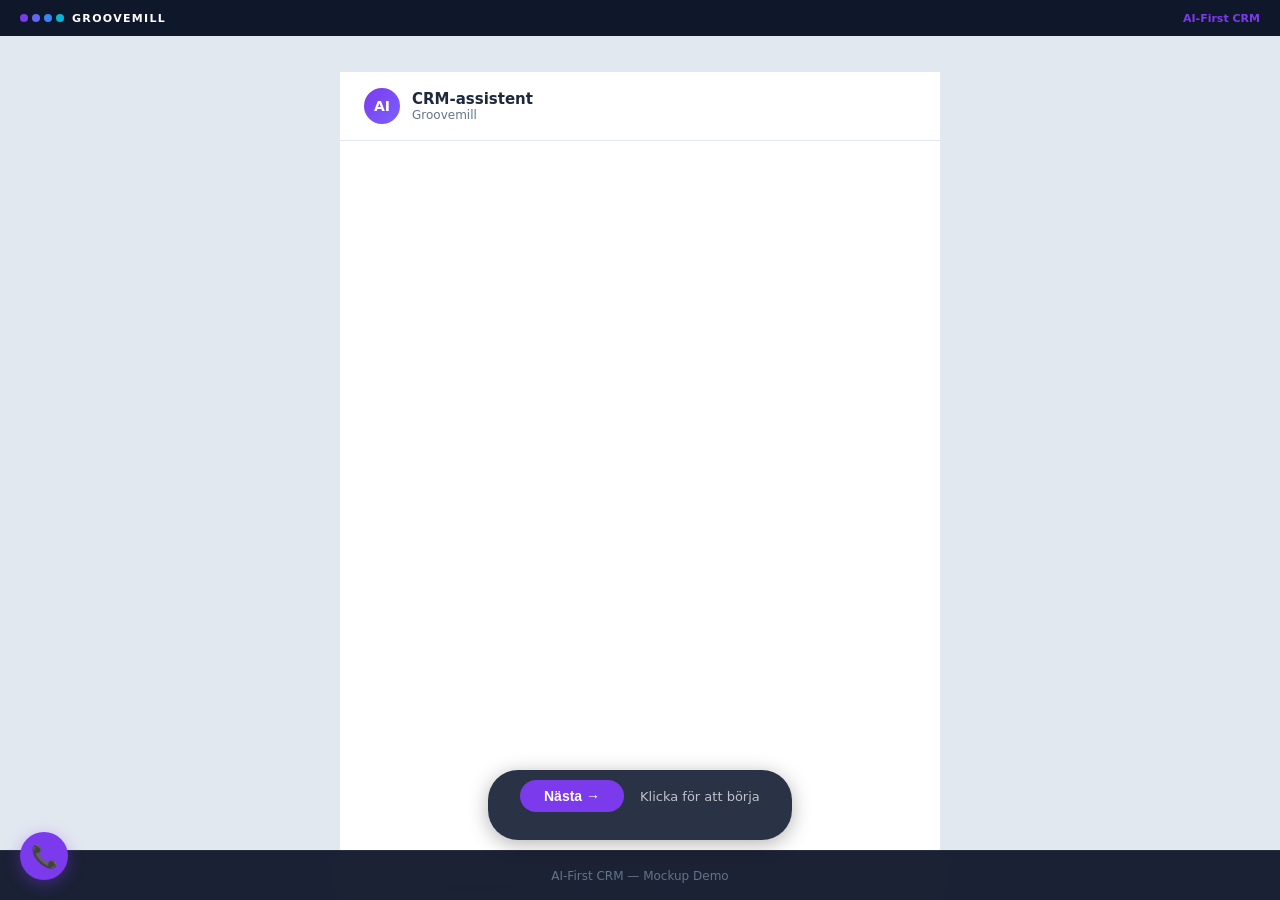
<file: Human/mockups/02-chat-to-action.html>
<!DOCTYPE html>
<html lang="sv">
<head>
<meta charset="UTF-8">
<meta name="viewport" content="width=device-width, initial-scale=1.0">
<title>Groovemill — Chat-to-Action Context Panel</title>
<style>
  /* ── Reset & base ──────────────────────────────────── */
  *, *::before, *::after { box-sizing: border-box; margin: 0; padding: 0; }

  :root {
    --teal:    #7C3AED;
    --purple:  #7B61FF;
    --dark-bg: #e2e8f0;
    --card-bg: #1e293b;
    --sidebar: #f1f5f9;
    --chat-bg: #ffffff;
    --text:    #1e293b;
    --muted:   #64748b;
    --success: #22c55e;
    --danger:  #ef4444;
    --warning: #f59e0b;
    --font:    system-ui, -apple-system, "Segoe UI", sans-serif;
  }

  html, body {
    height: 100%;
    background: var(--dark-bg);
    color: var(--text);
    font-family: var(--font);
    overflow-x: hidden;
    padding-top: 36px;
  }

  /* ── App layout ─────────────────────────────────────── */
  .app {
    display: flex;
    height: calc(100vh - 50px);
    max-width: 1100px;
    margin: 0 auto;
    position: relative;
  }

  /* ── LEFT SIDEBAR ───────────────────────────────────── */
  .sidebar-left {
    width: 250px;
    min-width: 250px;
    background: var(--sidebar);
    border-right: 1px solid #e2e8f0;
    display: flex;
    flex-direction: column;
    gap: 16px;
    padding: 20px 16px;
    overflow-y: auto;
    transform: translateX(-260px);
    opacity: 0;
    transition: transform 0.5s cubic-bezier(0.22, 1, 0.36, 1), opacity 0.4s ease;
  }
  .sidebar-left.visible {
    transform: translateX(0);
    opacity: 1;
  }

  /* ── CENTER CHAT ────────────────────────────────────── */
  .chat-center {
    flex: 1;
    min-width: 0;
    max-width: 600px;
    background: var(--chat-bg);
    display: flex;
    flex-direction: column;
    position: relative;
  }

  .chat-header {
    padding: 16px 24px;
    border-bottom: 1px solid #e2e8f0;
    display: flex;
    align-items: center;
    gap: 12px;
  }
  .chat-header .avatar {
    width: 36px; height: 36px;
    border-radius: 50%;
    background: linear-gradient(135deg, var(--teal), var(--purple));
    display: flex; align-items: center; justify-content: center;
    color: #fff; font-weight: 700; font-size: 14px;
  }
  .chat-header .title { font-weight: 600; font-size: 15px; }
  .chat-header .subtitle { font-size: 12px; color: var(--muted); }

  .chat-messages {
    flex: 1;
    overflow-y: auto;
    padding: 20px 24px;
    display: flex;
    flex-direction: column;
    gap: 16px;
  }

  .msg {
    max-width: 90%;
    padding: 12px 16px;
    border-radius: 16px;
    font-size: 14px;
    line-height: 1.5;
    opacity: 0;
    transform: translateY(12px);
    transition: opacity 0.35s ease, transform 0.35s ease;
  }
  .msg.visible {
    opacity: 1;
    transform: translateY(0);
  }
  .msg.agent {
    background: #f1f5f9;
    color: var(--text);
    align-self: flex-start;
    border-bottom-left-radius: 4px;
  }
  .msg.user {
    background: var(--teal);
    color: #fff;
    align-self: flex-end;
    border-bottom-right-radius: 4px;
  }

  /* ── Confirmation card ──────────────────────────────── */
  .deal-card {
    background: #fff;
    border: 2px solid #e2e8f0;
    border-radius: 12px;
    padding: 16px;
    margin-top: 8px;
    transition: border-color 0.4s ease, box-shadow 0.4s ease;
  }
  .deal-card.success {
    border-color: var(--success);
    box-shadow: 0 0 0 3px rgba(34,197,94,0.15);
  }
  .deal-card .row {
    display: flex;
    justify-content: space-between;
    padding: 4px 0;
    font-size: 13px;
  }
  .deal-card .row .label { color: var(--muted); }
  .deal-card .row .value { font-weight: 600; }
  .deal-card .actions {
    display: flex;
    gap: 8px;
    margin-top: 12px;
  }
  .deal-card .btn {
    padding: 8px 20px;
    border-radius: 8px;
    font-size: 13px;
    font-weight: 600;
    border: none;
    cursor: pointer;
    transition: all 0.2s;
  }
  .deal-card .btn-primary {
    background: var(--teal);
    color: #fff;
  }
  .deal-card .btn-secondary {
    background: #e2e8f0;
    color: var(--text);
  }
  .deal-card .btn.clicked {
    background: var(--success);
    color: #fff;
    transform: scale(0.95);
  }
  .deal-card .btn-secondary.clicked {
    background: var(--warning);
    color: #fff;
    transform: scale(0.95);
  }
  .deal-card .row.modified {
    background: rgba(245,158,11,0.12);
    border-radius: 4px;
    padding: 4px 6px;
    margin: 0 -6px;
  }
  .deal-card .row.modified .value {
    color: var(--warning);
  }
  .deal-card .fields-updated {
    display: inline-flex;
    align-items: center;
    gap: 5px;
    margin-top: 10px;
    padding: 4px 10px;
    border-radius: 20px;
    background: rgba(245,158,11,0.1);
    color: var(--warning);
    font-size: 11px;
    font-weight: 600;
  }
  .deal-card .fields-updated::before {
    content: "\270E";
    font-size: 13px;
  }

  /* ── Funnel visualization ───────────────────────────── */
  .funnel-viz {
    margin-top: 12px;
    opacity: 0;
    transform: translateY(10px);
    transition: opacity 0.4s ease, transform 0.4s ease;
  }
  .funnel-viz.visible {
    opacity: 1;
    transform: translateY(0);
  }
  .funnel-stages {
    display: flex;
    gap: 3px;
    margin-bottom: 12px;
  }
  .funnel-stage-item {
    flex: 1;
    text-align: center;
  }
  .funnel-bar {
    height: 28px;
    border-radius: 4px;
    background: #e2e8f0;
    display: flex;
    align-items: center;
    justify-content: center;
    font-size: 11px;
    font-weight: 600;
    color: var(--muted);
    transition: background 0.4s ease, color 0.4s ease;
    position: relative;
  }
  .funnel-bar.active {
    background: var(--teal);
    color: #fff;
  }
  .funnel-bar::after {
    content: "";
    position: absolute;
    right: -5px;
    top: 50%;
    transform: translateY(-50%);
    width: 0;
    height: 0;
    border-top: 6px solid transparent;
    border-bottom: 6px solid transparent;
    border-left: 5px solid #e2e8f0;
  }
  .funnel-bar.active::after {
    border-left-color: var(--teal);
  }
  .funnel-stage-item:last-child .funnel-bar::after {
    display: none;
  }

  .next-step {
    margin-top: 14px;
    padding: 12px;
    background: linear-gradient(135deg, rgba(124,58,237,0.08), rgba(123,97,255,0.08));
    border-radius: 10px;
    border-left: 3px solid var(--teal);
  }
  .next-step .ns-label {
    font-size: 11px;
    font-weight: 700;
    color: var(--teal);
    text-transform: uppercase;
    letter-spacing: 0.5px;
    margin-bottom: 4px;
  }
  .next-step .ns-text {
    font-size: 13px;
    color: var(--text);
  }
  .next-step .ns-date {
    margin-top: 8px;
    display: flex;
    align-items: center;
    gap: 8px;
    font-size: 12px;
    color: var(--muted);
  }
  .cal-icon {
    width: 32px; height: 34px;
    border-radius: 6px;
    background: var(--teal);
    color: #fff;
    display: flex; flex-direction: column;
    align-items: center; justify-content: center;
    font-size: 13px; font-weight: 700;
    line-height: 1;
    flex-shrink: 0;
  }
  .cal-icon .cal-month {
    font-size: 7px;
    font-weight: 500;
    letter-spacing: 0.5px;
    opacity: 0.85;
    margin-top: 1px;
  }

  /* ── RIGHT SIDEBAR ──────────────────────────────────── */
  .sidebar-right {
    width: 250px;
    min-width: 250px;
    background: var(--sidebar);
    border-left: 1px solid #e2e8f0;
    display: flex;
    flex-direction: column;
    gap: 16px;
    padding: 20px 16px;
    overflow-y: auto;
    transform: translateX(260px);
    opacity: 0;
    transition: transform 0.5s cubic-bezier(0.22, 1, 0.36, 1), opacity 0.4s ease;
  }
  .sidebar-right.visible {
    transform: translateX(0);
    opacity: 1;
  }

  /* ── Sidebar cards ──────────────────────────────────── */
  .side-card {
    background: #fff;
    border-radius: 12px;
    padding: 16px;
    box-shadow: 0 1px 3px rgba(0,0,0,0.06);
  }
  .side-card h3 {
    font-size: 12px;
    font-weight: 700;
    text-transform: uppercase;
    letter-spacing: 0.5px;
    color: var(--muted);
    margin-bottom: 12px;
  }

  /* company card */
  .company-card .company-name {
    font-size: 16px;
    font-weight: 700;
    color: var(--text);
    margin-bottom: 2px;
  }
  .company-card .company-industry {
    font-size: 12px;
    color: var(--muted);
    margin-bottom: 8px;
  }
  .company-card .company-detail {
    font-size: 12px;
    color: var(--muted);
    padding: 2px 0;
  }
  .company-card .company-detail span {
    color: var(--text);
    font-weight: 500;
  }
  .relationship-badge {
    display: inline-flex;
    align-items: center;
    gap: 5px;
    margin-top: 8px;
    padding: 4px 10px;
    border-radius: 20px;
    background: rgba(124,58,237,0.1);
    color: var(--teal);
    font-size: 11px;
    font-weight: 600;
  }
  .relationship-badge::before {
    content: "";
    width: 6px; height: 6px;
    border-radius: 50%;
    background: var(--teal);
  }

  /* donut chart area */
  .donut-area {
    display: flex;
    align-items: center;
    gap: 14px;
    margin-top: 8px;
  }
  .donut-svg { flex-shrink: 0; }
  .donut-legend {
    display: flex;
    flex-direction: column;
    gap: 4px;
  }
  .donut-legend .leg-item {
    display: flex;
    align-items: center;
    gap: 6px;
    font-size: 11px;
    color: var(--text);
  }
  .leg-dot {
    width: 8px; height: 8px;
    border-radius: 50%;
    flex-shrink: 0;
  }

  /* deal score */
  .score-area {
    display: flex;
    flex-direction: column;
    align-items: center;
    gap: 4px;
  }
  .score-label {
    font-size: 13px;
    font-weight: 600;
    color: var(--text);
    margin-top: 4px;
  }
  .score-sublabel {
    font-size: 11px;
    color: var(--muted);
  }
  .score-change {
    display: inline-flex;
    align-items: center;
    gap: 3px;
    padding: 3px 10px;
    border-radius: 10px;
    background: rgba(34,197,94,0.1);
    color: var(--success);
    font-size: 11px;
    font-weight: 700;
    opacity: 0;
    transform: translateY(4px);
    transition: opacity 0.4s ease, transform 0.4s ease;
  }
  .score-change.visible {
    opacity: 1;
    transform: translateY(0);
  }

  /* factor bars */
  .factor {
    display: flex;
    align-items: center;
    gap: 8px;
    margin-bottom: 8px;
    opacity: 0;
    transform: translateX(10px);
    transition: opacity 0.3s ease, transform 0.3s ease;
  }
  .factor.visible {
    opacity: 1;
    transform: translateX(0);
  }
  .factor .f-label {
    font-size: 11px;
    color: var(--muted);
    width: 88px;
    flex-shrink: 0;
  }
  .factor .f-bar-bg {
    flex: 1;
    height: 6px;
    background: #e2e8f0;
    border-radius: 3px;
    overflow: hidden;
  }
  .factor .f-bar-fill {
    height: 100%;
    border-radius: 3px;
    background: var(--teal);
    transition: width 0.6s ease;
    width: 0;
  }
  .factor .f-pct {
    font-size: 10px;
    font-weight: 600;
    color: var(--text);
    width: 28px;
    text-align: right;
  }

  /* similar deals */
  .similar-deal {
    padding: 8px 0;
    border-bottom: 1px solid #f1f5f9;
    opacity: 0;
    transform: translateY(6px);
    transition: opacity 0.3s ease, transform 0.3s ease;
  }
  .similar-deal.visible { opacity: 1; transform: translateY(0); }
  .similar-deal:last-child { border-bottom: none; }
  .similar-deal .sd-name {
    font-size: 12px;
    font-weight: 600;
    color: var(--text);
  }
  .similar-deal .sd-detail {
    font-size: 11px;
    color: var(--muted);
    display: flex;
    gap: 8px;
    margin-top: 2px;
  }
  .sd-won {
    color: var(--success) !important;
    font-weight: 600;
  }
  .avg-badge {
    display: inline-flex;
    align-items: center;
    gap: 4px;
    margin-top: 8px;
    padding: 4px 10px;
    border-radius: 20px;
    background: rgba(123,97,255,0.1);
    color: var(--purple);
    font-size: 11px;
    font-weight: 600;
  }

  /* relationship map */
  .rel-map-container {
    opacity: 0;
    transform: translateY(8px);
    transition: opacity 0.5s ease, transform 0.5s ease;
  }
  .rel-map-container.visible { opacity: 1; transform: translateY(0); }

  /* ── Typing indicator ───────────────────────────────── */
  .typing {
    display: flex;
    gap: 4px;
    padding: 12px 16px;
    background: #f1f5f9;
    border-radius: 16px;
    border-bottom-left-radius: 4px;
    align-self: flex-start;
    opacity: 0;
    animation: fadeInUp 0.25s ease forwards;
  }
  @keyframes fadeInUp {
    from { opacity: 0; transform: translateY(8px); }
    to { opacity: 1; transform: translateY(0); }
  }
  .typing .dot {
    width: 7px; height: 7px;
    border-radius: 50%;
    background: #94a3b8;
    animation: typingBounce 1.2s infinite ease-in-out;
  }
  .typing .dot:nth-child(2) { animation-delay: 0.2s; }
  .typing .dot:nth-child(3) { animation-delay: 0.4s; }
  @keyframes typingBounce {
    0%, 60%, 100% { transform: translateY(0); }
    30% { transform: translateY(-6px); }
  }

  /* ── Footer ─────────────────────────────────────────── */
  .footer {
    position: fixed;
    bottom: 0;
    left: 0; right: 0;
    height: 50px;
    padding: 0 24px;
    display: flex;
    justify-content: center;
    align-items: center;
    gap: 24px;
    background: rgba(15,23,42,0.95);
    backdrop-filter: blur(8px);
    border-top: 1px solid rgba(255,255,255,0.06);
    z-index: 100;
  }
  .footer .replay-btn {
    display: inline-flex;
    align-items: center;
    gap: 8px;
    padding: 8px 20px;
    border-radius: 8px;
    background: rgba(124,58,237,0.15);
    color: var(--teal);
    font-size: 13px;
    font-weight: 600;
    border: none;
    cursor: pointer;
    transition: background 0.2s;
  }
  .replay-btn:hover { background: rgba(124,58,237,0.25); }
  .footer .brand {
    font-size: 12px;
    color: #64748b;
  }

  /* ── Chat input area ────────────────────────────────── */
  .chat-input-area {
    padding: 16px 24px;
    border-top: 1px solid #e2e8f0;
    display: flex;
    align-items: center;
    gap: 10px;
  }
  .chat-input-area input {
    flex: 1;
    padding: 10px 16px;
    border: 1px solid #e2e8f0;
    border-radius: 24px;
    font-size: 13px;
    font-family: var(--font);
    outline: none;
    color: var(--text);
    background: #fff;
  }
  .chat-input-area input:focus { border-color: var(--teal); }

  /* ── Responsive ─────────────────────────────────────── */
  @media (max-width: 900px) {
    .sidebar-left, .sidebar-right {
      position: absolute;
      top: 0;
      height: 100%;
      z-index: 10;
      box-shadow: 4px 0 20px rgba(0,0,0,0.12);
    }
    .sidebar-left { left: 0; }
    .sidebar-right { right: 0; }
    .chat-center { max-width: 100%; }
  }

  /* ── Progress bar (top) ─────────────────────────────── */
  .progress-bar {
    position: fixed;
    top: 36px; left: 0;
    height: 3px;
    background: linear-gradient(90deg, var(--teal), var(--purple));
    z-index: 200;
    transition: width 0.5s ease;
    width: 0;
    border-radius: 0 2px 2px 0;
  }
.gm-global-header{position:fixed;top:0;left:0;right:0;height:36px;background:#0F172A;display:flex;align-items:center;justify-content:space-between;padding:0 20px;z-index:9999;font-family:system-ui,-apple-system,sans-serif}
.gm-global-header .gm-logo-dots{display:flex;gap:4px;margin-right:8px}
.gm-global-header .gm-logo-dots span{width:8px;height:8px;border-radius:50%}
.gm-global-header .gm-logo-dots span:nth-child(1){background:#7C3AED}
.gm-global-header .gm-logo-dots span:nth-child(2){background:#6366F1}
.gm-global-header .gm-logo-dots span:nth-child(3){background:#3B82F6}
.gm-global-header .gm-logo-dots span:nth-child(4){background:#06B6D4}
.gm-global-header .gm-left{display:flex;align-items:center}
.gm-global-header .gm-brand-text{color:#fff;font-size:11px;font-weight:700;letter-spacing:0.12em;text-transform:uppercase}
.gm-global-header .gm-right{color:#7C3AED;font-size:11px;font-weight:700}

  /* ── Step controls ───────────────────────────────────── */
  .step-controls{position:fixed;bottom:60px;left:50%;transform:translateX(-50%);display:flex;align-items:center;gap:16px;z-index:9998;background:rgba(30,41,59,0.95);padding:10px 24px;border-radius:30px;box-shadow:0 4px 20px rgba(0,0,0,0.3);backdrop-filter:blur(8px);flex-wrap:wrap;justify-content:center}
  .step-controls button{background:#7C3AED;color:#fff;border:none;padding:8px 24px;border-radius:20px;font-size:14px;font-weight:700;cursor:pointer;transition:background 0.2s}
  .step-controls button:hover{background:#6D28D9}
  #stepCounter{color:rgba(255,255,255,0.7);font-size:13px;font-weight:300;min-width:120px}
  .step-note{width:100%;text-align:center;color:rgba(255,255,255,0.5);font-size:12px;font-style:italic;line-height:1.3;margin-top:2px}

  /* ── Voice FAB ───────────────────────────────────────── */
  .voice-fab{position:fixed;bottom:20px;left:20px;z-index:9998;cursor:pointer}
  .voice-fab-icon{width:48px;height:48px;border-radius:50%;background:#7C3AED;display:flex;align-items:center;justify-content:center;font-size:22px;box-shadow:0 4px 16px rgba(124,58,237,0.4);transition:transform 0.2s}
  .voice-fab:hover .voice-fab-icon{transform:scale(1.1)}
  .voice-fab-tooltip{position:absolute;bottom:56px;left:0;background:#1e293b;color:#fff;padding:10px 14px;border-radius:8px;font-size:13px;line-height:1.5;white-space:nowrap;opacity:0;pointer-events:none;transition:opacity 0.2s;box-shadow:0 4px 16px rgba(0,0,0,0.3)}
  .voice-fab.open .voice-fab-tooltip{opacity:1;pointer-events:auto}
</style>
</head>
<body>
<div class="gm-global-header"><div class="gm-left"><div class="gm-logo-dots"><span></span><span></span><span></span><span></span></div><span class="gm-brand-text">Groovemill</span></div><div class="gm-right">AI-First CRM</div></div>

<div class="progress-bar" id="progressBar"></div>

<div class="app">
  <!-- LEFT SIDEBAR -->
  <aside class="sidebar-left" id="sideLeft">
    <!-- Company card -->
    <div class="side-card company-card" id="companyCard">
      <h3>Kundprofil</h3>
      <div class="company-name">Vasakronan AB</div>
      <div class="company-industry">Fastigheter</div>
      <div class="company-detail">Org.nr: <span>556061-4603</span></div>
      <div class="company-detail">Huvudkontor: <span>Stockholm</span></div>
      <div class="company-detail">Anst&auml;llda: <span>~350</span></div>
      <div class="relationship-badge">Kund sedan 2019</div>
    </div>

    <!-- Deal history donut -->
    <div class="side-card" id="donutCard">
      <h3>Aff&auml;rshistorik</h3>
      <div class="donut-area">
        <svg class="donut-svg" width="80" height="80" viewBox="0 0 80 80">
          <circle cx="40" cy="40" r="30" fill="none" stroke="#e2e8f0" stroke-width="10"/>
          <!-- won: 3/6 -->
          <circle cx="40" cy="40" r="30" fill="none" stroke="#7C3AED" stroke-width="10"
            stroke-dasharray="0 188.5" stroke-dashoffset="0"
            transform="rotate(-90 40 40)" id="donutWon"
            style="transition: stroke-dasharray 0.8s ease 0.2s"/>
          <!-- lost: 1/6 -->
          <circle cx="40" cy="40" r="30" fill="none" stroke="#ef4444" stroke-width="10"
            stroke-dasharray="0 188.5" stroke-dashoffset="0"
            transform="rotate(-90 40 40)" id="donutLost"
            style="transition: stroke-dasharray 0.8s ease 0.5s"/>
          <!-- active: 2/6 -->
          <circle cx="40" cy="40" r="30" fill="none" stroke="#7B61FF" stroke-width="10"
            stroke-dasharray="0 188.5" stroke-dashoffset="0"
            transform="rotate(-90 40 40)" id="donutActive"
            style="transition: stroke-dasharray 0.8s ease 0.8s"/>
          <text x="40" y="37" text-anchor="middle" font-size="14" font-weight="700" fill="#1e293b">6</text>
          <text x="40" y="49" text-anchor="middle" font-size="8" fill="#64748b">aff&auml;rer</text>
        </svg>
        <div class="donut-legend">
          <div class="leg-item"><div class="leg-dot" style="background:#7C3AED"></div>3 vunna</div>
          <div class="leg-item"><div class="leg-dot" style="background:#ef4444"></div>1 f&ouml;rlorad</div>
          <div class="leg-item"><div class="leg-dot" style="background:#7B61FF"></div>2 p&aring;g&aring;ende</div>
        </div>
      </div>
    </div>

    <!-- Relationship Map (appears Phase 5) -->
    <div class="side-card rel-map-container" id="relMapCard">
      <h3>Kontaktn&auml;t &mdash; Vasakronan</h3>
      <svg id="relMapSvg" width="218" height="200" viewBox="0 0 218 200">
        <!-- Connection lines -->
        <line id="relLine1" x1="109" y1="95" x2="109" y2="30"
          stroke="#7C3AED" stroke-width="2.5"
          stroke-dasharray="65" stroke-dashoffset="65"
          style="transition: stroke-dashoffset 0.6s ease 0.3s"/>
        <line id="relLine2" x1="109" y1="95" x2="35" y2="160"
          stroke="#7C3AED" stroke-width="2.5"
          stroke-dasharray="95" stroke-dashoffset="95"
          style="transition: stroke-dashoffset 0.6s ease 0.6s"/>
        <line id="relLine3" x1="109" y1="95" x2="183" y2="160"
          stroke="#7C3AED" stroke-width="1.5" stroke-dasharray="4 4"
          stroke-dashoffset="95" opacity="0.5"
          style="transition: stroke-dashoffset 0.6s ease 0.9s"/>

        <!-- Center node: GM -->
        <circle id="relNodeCenter" cx="109" cy="95" r="22" fill="#7C3AED" opacity="0"
          style="transition: opacity 0.4s ease 0.1s"/>
        <text id="relTextCenter" x="109" y="99" text-anchor="middle" font-size="10" font-weight="700"
          fill="#fff" opacity="0" style="transition: opacity 0.3s ease 0.2s">GM</text>

        <!-- Erik node (top, highlighted) -->
        <circle id="relNodeErik" cx="109" cy="30" r="18" fill="#fff" stroke="#7C3AED" stroke-width="3" opacity="0"
          style="transition: opacity 0.4s ease 0.4s"/>
        <text x="109" y="27" text-anchor="middle" font-size="8" font-weight="700" fill="#1e293b"
          id="relTextErik1" opacity="0" style="transition: opacity 0.3s ease 0.5s">Erik J.</text>
        <text x="109" y="37" text-anchor="middle" font-size="6.5" fill="#64748b"
          id="relTextErik2" opacity="0" style="transition: opacity 0.3s ease 0.5s">Fastighetschef</text>

        <!-- Maria node (bottom-left) -->
        <circle id="relNodeMaria" cx="35" cy="160" r="18" fill="#fff" stroke="#e2e8f0" stroke-width="2" opacity="0"
          style="transition: opacity 0.4s ease 0.7s"/>
        <text x="35" y="157" text-anchor="middle" font-size="8" font-weight="600" fill="#1e293b"
          id="relTextMaria1" opacity="0" style="transition: opacity 0.3s ease 0.8s">Maria S.</text>
        <text x="35" y="167" text-anchor="middle" font-size="6.5" fill="#64748b"
          id="relTextMaria2" opacity="0" style="transition: opacity 0.3s ease 0.8s">Ink&ouml;p</text>

        <!-- Johan node (bottom-right) -->
        <circle id="relNodeJohan" cx="183" cy="160" r="18" fill="#fff" stroke="#e2e8f0" stroke-width="2"
          stroke-dasharray="3 3" opacity="0"
          style="transition: opacity 0.4s ease 1s"/>
        <text x="183" y="157" text-anchor="middle" font-size="8" font-weight="600" fill="#1e293b"
          id="relTextJohan1" opacity="0" style="transition: opacity 0.3s ease 1.1s">Johan B.</text>
        <text x="183" y="167" text-anchor="middle" font-size="6.5" fill="#64748b"
          id="relTextJohan2" opacity="0" style="transition: opacity 0.3s ease 1.1s">Teknik</text>

        <!-- Legend -->
        <line x1="20" y1="193" x2="40" y2="193" stroke="#7C3AED" stroke-width="2"/>
        <text x="44" y="196" font-size="7" fill="#64748b">Stark</text>
        <line x1="90" y1="193" x2="110" y2="193" stroke="#7C3AED" stroke-width="1.5" stroke-dasharray="3 3" opacity="0.5"/>
        <text x="114" y="196" font-size="7" fill="#64748b">Svag</text>
      </svg>
    </div>
  </aside>

  <!-- CENTER CHAT -->
  <main class="chat-center">
    <div class="chat-header">
      <div class="avatar">AI</div>
      <div>
        <div class="title">CRM-assistent</div>
        <div class="subtitle">Groovemill</div>
      </div>
    </div>

    <div class="chat-messages" id="chatMessages"></div>

    <div class="chat-input-area">
      <input type="text" placeholder="Skriv ett meddelande..." disabled />
    </div>
  </main>

  <!-- RIGHT SIDEBAR -->
  <aside class="sidebar-right" id="sideRight">
    <!-- Deal Score -->
    <div class="side-card" id="scoreCard">
      <h3>Deal Score</h3>
      <div class="score-area">
        <svg width="100" height="100" viewBox="0 0 100 100">
          <circle cx="50" cy="50" r="40" fill="none" stroke="#e2e8f0" stroke-width="8"/>
          <circle cx="50" cy="50" r="40" fill="none" stroke-width="8"
            id="scoreRing"
            stroke="#f59e0b"
            stroke-linecap="round"
            stroke-dasharray="0 251.3"
            transform="rotate(-90 50 50)"
            style="transition: stroke-dasharray 1s ease, stroke 0.6s ease"/>
          <text id="scoreNum" x="50" y="47" text-anchor="middle" font-size="22" font-weight="700" fill="#1e293b">0</text>
          <text x="50" y="61" text-anchor="middle" font-size="8" fill="#64748b">/100</text>
        </svg>
        <div class="score-label" id="scoreLabel">Medium-h&ouml;g</div>
        <div class="score-change" id="scoreChange">&#9650; +16 po&auml;ng</div>
      </div>
    </div>

    <!-- Factors -->
    <div class="side-card" id="factorsCard">
      <h3>Faktorer</h3>
      <div id="factorsList">
        <div class="factor" id="fKund">
          <div class="f-label">Kundrelation</div>
          <div class="f-bar-bg"><div class="f-bar-fill" id="fKundBar"></div></div>
          <div class="f-pct">80%</div>
        </div>
        <div class="factor" id="fSize">
          <div class="f-label">Dealstorlek</div>
          <div class="f-bar-bg"><div class="f-bar-fill" id="fSizeBar"></div></div>
          <div class="f-pct">60%</div>
        </div>
        <div class="factor" id="fTime">
          <div class="f-label">Tidsram</div>
          <div class="f-bar-bg"><div class="f-bar-fill" id="fTimeBar"></div></div>
          <div class="f-pct">70%</div>
        </div>
      </div>
    </div>

    <!-- Similar deals -->
    <div class="side-card" id="similarCard">
      <h3>Liknande vunna aff&auml;rer</h3>
      <div class="similar-deal" id="simDeal1">
        <div class="sd-name">Teknikavtal Wallenstam</div>
        <div class="sd-detail">
          <span>380k</span>
          <span>45 dagar</span>
          <span class="sd-won">Vunnen</span>
        </div>
      </div>
      <div class="similar-deal" id="simDeal2">
        <div class="sd-name">Serviceavtal Castellum</div>
        <div class="sd-detail">
          <span>520k</span>
          <span>62 dagar</span>
          <span class="sd-won">Vunnen</span>
        </div>
      </div>
      <div class="avg-badge">&#8709; ~53 dagar till avslut</div>
    </div>
  </aside>
</div>

<!-- VOICE FAB -->
<div class="voice-fab" id="voiceFab" onclick="this.classList.toggle('open')">
  <div class="voice-fab-icon">&#128222;</div>
  <div class="voice-fab-tooltip"><strong>Ring CRM-assistenten</strong><br>+46 8 123 45 67<br><span style="font-size:11px;opacity:0.7">Identifiera med BankID</span></div>
</div>

<!-- STEP CONTROLS -->
<div class="step-controls">
  <button id="btnNext" onclick="nextStep()">N&auml;sta &rarr;</button>
  <span id="stepCounter">Klicka f&ouml;r att b&ouml;rja</span>
  <div id="stepNote" class="step-note"></div>
</div>

<!-- FOOTER -->
<div class="footer">
  <span class="brand">AI-First CRM &mdash; Mockup Demo</span>
</div>

<script>
(function () {
  "use strict";

  /* ── Helpers ────────────────────────────────────────── */
  var $ = function (id) { return document.getElementById(id); };
  var chat = $("chatMessages");

  /* ── Create message DOM ─────────────────────────────── */
  function addMsg(type, html) {
    var div = document.createElement("div");
    div.className = "msg " + type;
    div.innerHTML = html;
    chat.appendChild(div);
    chat.scrollTop = chat.scrollHeight;
    void div.offsetWidth;
    div.classList.add("visible");
    return div;
  }

  function addTyping() {
    var div = document.createElement("div");
    div.className = "typing";
    div.id = "typingIndicator";
    div.innerHTML = '<div class="dot"></div><div class="dot"></div><div class="dot"></div>';
    chat.appendChild(div);
    chat.scrollTop = chat.scrollHeight;
    return div;
  }

  function removeTyping() {
    var el = $("typingIndicator");
    if (el) el.remove();
  }

  /* ── Progress bar ───────────────────────────────────── */
  function setProgress(pct) {
    $("progressBar").style.width = pct + "%";
  }

  /* ── Donut chart animation ──────────────────────────── */
  var C = 2 * Math.PI * 30; // ~188.5
  function animateDonut() {
    var wonLen = (3 / 6) * C;
    var lostLen = (1 / 6) * C;
    var activeLen = (2 / 6) * C;

    $("donutWon").setAttribute("stroke-dasharray", wonLen + " " + (C - wonLen));
    $("donutLost").setAttribute("stroke-dasharray", lostLen + " " + (C - lostLen));
    $("donutLost").setAttribute("stroke-dashoffset", String(-wonLen));
    $("donutActive").setAttribute("stroke-dasharray", activeLen + " " + (C - activeLen));
    $("donutActive").setAttribute("stroke-dashoffset", String(-(wonLen + lostLen)));
  }

  /* ── Score ring ─────────────────────────────────────── */
  var RING_C = 2 * Math.PI * 40; // ~251.3
  var currentScore = 0;

  function animateScore(target, color) {
    var dashLen = (target / 100) * RING_C;
    $("scoreRing").setAttribute("stroke-dasharray", dashLen + " " + (RING_C - dashLen));
    $("scoreRing").setAttribute("stroke", color);

    var start = currentScore;
    var dur = 900;
    var t0 = performance.now();
    function tick(now) {
      var p = Math.min((now - t0) / dur, 1);
      var eased = 1 - Math.pow(1 - p, 3);
      var v = Math.round(start + (target - start) * eased);
      $("scoreNum").textContent = String(v);
      if (p < 1) requestAnimationFrame(tick);
    }
    requestAnimationFrame(tick);
    currentScore = target;
  }

  /* ── Factor bars ────────────────────────────────────── */
  function showFactor(id, barId, widthPct) {
    var el = $(id);
    el.classList.add("visible");
    setTimeout(function () { $(barId).style.width = widthPct + "%"; }, 100);
  }

  /* ── Relationship map ───────────────────────────────── */
  function animateRelMap() {
    $("relMapCard").classList.add("visible");

    $("relNodeCenter").setAttribute("opacity", "1");
    $("relTextCenter").setAttribute("opacity", "1");

    $("relLine1").style.strokeDashoffset = "0";
    $("relLine2").style.strokeDashoffset = "0";
    $("relLine3").style.strokeDashoffset = "0";

    $("relNodeErik").setAttribute("opacity", "1");
    $("relTextErik1").setAttribute("opacity", "1");
    $("relTextErik2").setAttribute("opacity", "1");

    $("relNodeMaria").setAttribute("opacity", "1");
    $("relTextMaria1").setAttribute("opacity", "1");
    $("relTextMaria2").setAttribute("opacity", "1");

    $("relNodeJohan").setAttribute("opacity", "1");
    $("relTextJohan1").setAttribute("opacity", "1");
    $("relTextJohan2").setAttribute("opacity", "1");
  }

  /* ── Reset everything ───────────────────────────────── */
  function resetAll() {
    chat.innerHTML = "";
    currentScore = 0;

    $("sideLeft").classList.remove("visible");
    $("sideRight").classList.remove("visible");

    $("scoreRing").setAttribute("stroke-dasharray", "0 251.3");
    $("scoreRing").setAttribute("stroke", "#f59e0b");
    $("scoreNum").textContent = "0";
    $("scoreLabel").textContent = "Medium-h\u00f6g";
    $("scoreChange").classList.remove("visible");

    document.querySelectorAll(".factor").forEach(function (f) { f.classList.remove("visible"); });
    $("fKundBar").style.width = "0";
    $("fSizeBar").style.width = "0";
    $("fTimeBar").style.width = "0";
    document.querySelectorAll(".factor-extra").forEach(function (e) { e.remove(); });

    $("simDeal1").classList.remove("visible");
    $("simDeal2").classList.remove("visible");

    $("donutWon").setAttribute("stroke-dasharray", "0 188.5");
    $("donutLost").setAttribute("stroke-dasharray", "0 188.5");
    $("donutActive").setAttribute("stroke-dasharray", "0 188.5");
    $("donutLost").setAttribute("stroke-dashoffset", "0");
    $("donutActive").setAttribute("stroke-dashoffset", "0");

    $("relMapCard").classList.remove("visible");
    var relIds = ["relNodeCenter","relTextCenter","relNodeErik","relTextErik1","relTextErik2",
     "relNodeMaria","relTextMaria1","relTextMaria2","relNodeJohan","relTextJohan1","relTextJohan2"];
    relIds.forEach(function (id) { $(id).setAttribute("opacity", "0"); });
    $("relLine1").style.strokeDashoffset = "65";
    $("relLine2").style.strokeDashoffset = "95";
    $("relLine3").style.strokeDashoffset = "95";

    setProgress(0);
  }

  /* ── Deal card HTML ─────────────────────────────────── */
  var dealCardHTML =
    '<div class="deal-card" id="dealCard1">' +
      '<div class="row"><span class="label">F\u00f6retag</span><span class="value">Vasakronan AB</span></div>' +
      '<div class="row"><span class="label">Kontakt</span><span class="value">Erik Johansson</span></div>' +
      '<div class="row"><span class="label">Aff\u00e4r</span><span class="value">Serviceavtal</span></div>' +
      '<div class="row"><span class="label">V\u00e4rde</span><span class="value">450 000 kr</span></div>' +
      '<div class="row"><span class="label">Fas</span><span class="value">Ny</span></div>' +
      '<div class="actions">' +
        '<button class="btn btn-primary" id="btnCreate1">Skapa aff\u00e4r</button>' +
        '<button class="btn btn-secondary" id="btnEdit1">\u00c4ndra</button>' +
      '</div>' +
    '</div>';

  var dealCardUpdatedHTML =
    '<div class="deal-card" id="dealCard1Updated">' +
      '<div class="row"><span class="label">F\u00f6retag</span><span class="value">Vasakronan AB</span></div>' +
      '<div class="row"><span class="label">Kontakt</span><span class="value">Erik Johansson</span></div>' +
      '<div class="row"><span class="label">Aff\u00e4r</span><span class="value">Serviceavtal</span></div>' +
      '<div class="row modified"><span class="label">V\u00e4rde</span><span class="value">500 000 kr</span></div>' +
      '<div class="row"><span class="label">Fas</span><span class="value">Ny</span></div>' +
      '<div class="row modified"><span class="label">St\u00e4ngdatum</span><span class="value">2026-08-31</span></div>' +
      '<div class="fields-updated">2 f\u00e4lt uppdaterade</div>' +
      '<div class="actions">' +
        '<button class="btn btn-primary" id="btnCreate1Updated">Skapa aff\u00e4r</button>' +
        '<button class="btn btn-secondary">\u00c4ndra</button>' +
      '</div>' +
    '</div>';

  var funnelHTML =
    '<div class="funnel-viz" id="funnelViz">' +
      '<div class="funnel-stages">' +
        '<div class="funnel-stage-item"><div class="funnel-bar active">Ny</div></div>' +
        '<div class="funnel-stage-item"><div class="funnel-bar">Offert</div></div>' +
        '<div class="funnel-stage-item"><div class="funnel-bar">F\u00f6rhandling</div></div>' +
        '<div class="funnel-stage-item"><div class="funnel-bar">Vunnen</div></div>' +
      '</div>' +
      '<div class="next-step">' +
        '<div class="ns-label">N\u00e4sta rekommenderade steg</div>' +
        '<div class="ns-text">Boka ett platsbes\u00f6k hos Vasakronan inom 2 veckor</div>' +
        '<div class="ns-date">' +
          '<div class="cal-icon">16<span class="cal-month">MAR</span></div>' +
          '<span>F\u00f6reslagen uppf\u00f6ljning: 16 mars 2026</span>' +
        '</div>' +
      '</div>' +
    '</div>';

  /* ── Step-based demo system ─────────────────────────── */
  var steps = [
    // Step 1: Welcome message
    function () {
      setProgress(5);
      addMsg("agent", "Hej! Jag \u00e4r din CRM-assistent. Vad kan jag hj\u00e4lpa dig med idag?");
    },

    // Step 2: User types deal request
    function () {
      setProgress(12);
      addMsg("user",
        "Skapa en aff\u00e4r f\u00f6r nytt serviceavtal med Vasakronan, kontakt Erik, 450k");
    },

    // Step 3: Left sidebar slides in + donut animates
    function () {
      setProgress(20);
      $("sideLeft").classList.add("visible");
      setTimeout(function () { animateDonut(); }, 300);
    },

    // Step 4: Agent responds with deal card + right sidebar + score + factors + similar deals
    function () {
      setProgress(35);
      removeTyping();
      addMsg("agent",
        "Jag hittar <strong>Vasakronan AB</strong> i CRM:et och skapar aff\u00e4ren:" +
        dealCardHTML);

      setTimeout(function () {
        $("sideRight").classList.add("visible");
      }, 300);
      setTimeout(function () {
        animateScore(72, "#f59e0b");
      }, 700);
      setTimeout(function () {
        showFactor("fKund", "fKundBar", 80);
      }, 1000);
      setTimeout(function () {
        showFactor("fSize", "fSizeBar", 60);
      }, 1200);
      setTimeout(function () {
        showFactor("fTime", "fTimeBar", 70);
      }, 1400);
      setTimeout(function () {
        $("simDeal1").classList.add("visible");
      }, 1600);
      setTimeout(function () {
        $("simDeal2").classList.add("visible");
      }, 1800);
    },

    // Step 5: User clicks "Andra" button
    function () {
      setProgress(48);
      var btnEdit = document.getElementById("btnEdit1");
      if (btnEdit) {
        btnEdit.classList.add("clicked");
      }
    },

    // Step 6: User types modification request
    function () {
      setProgress(55);
      addMsg("user",
        "\u00c4ndra v\u00e4rdet till 500k och st\u00e4ngdatum till augusti");
    },

    // Step 7: Agent shows updated card + score/factor update
    function () {
      setProgress(62);
      removeTyping();
      addMsg("agent",
        "Uppdaterat:" +
        dealCardUpdatedHTML);

      setTimeout(function () {
        animateScore(76, "#f59e0b");
      }, 400);
      setTimeout(function () {
        $("fSizeBar").style.width = "0";
      }, 600);
      setTimeout(function () {
        showFactor("fSize", "fSizeBar", 68);
      }, 800);
    },

    // Step 8: User confirms — clicks "Skapa affar" on updated card + success
    function () {
      setProgress(75);
      var btnCreateUpdated = document.getElementById("btnCreate1Updated");
      if (btnCreateUpdated) {
        btnCreateUpdated.classList.add("clicked");
        btnCreateUpdated.textContent = "\u2713 Skapad!";
      }
      setTimeout(function () {
        var dcUpdated = document.getElementById("dealCard1Updated");
        if (dcUpdated) dcUpdated.classList.add("success");
      }, 400);
    },

    // Step 9: Agent shows funnel + pipeline + score goes high
    function () {
      setProgress(82);
      removeTyping();
      addMsg("agent",
        "Aff\u00e4ren \u00e4r skapad med uppdaterade v\u00e4rden! H\u00e4r ser du pipeline-positionen:" +
        funnelHTML);

      setTimeout(function () {
        var fv = document.getElementById("funnelViz");
        if (fv) fv.classList.add("visible");
      }, 250);
      setTimeout(function () {
        animateScore(88, "#22c55e");
        $("scoreLabel").textContent = "H\u00f6g";
      }, 600);
      setTimeout(function () {
        $("scoreChange").classList.add("visible");
      }, 1000);
    },

    // Step 10: User asks to add contact
    function () {
      setProgress(88);
      addMsg("user",
        "L\u00e4gg till Erik Johansson som kontakt p\u00e5 Vasakronan, fastighetschef");
    },

    // Step 11: Agent responds + relationship map animates
    function () {
      setProgress(100);
      removeTyping();
      addMsg("agent",
        "Kontakten <strong>Erik Johansson</strong> \u00e4r tillagd p\u00e5 Vasakronan AB. " +
        "H\u00e4r \u00e4r ert kontaktn\u00e4t:");

      setTimeout(function () {
        animateRelMap();
      }, 400);
    }
  ];

  var currentStep = -1;

  var stepNotes = [
    "AI-assistenten v\u00e4lkomnar anv\u00e4ndaren",
    "En mening skapar en komplett aff\u00e4r \u2014 AI:n tolkar alla f\u00e4lt",
    "Kundprofil med historik och donutdiagram visas automatiskt",
    "Aff\u00e4rspo\u00e4ng, liknande vunna aff\u00e4rer och riskbed\u00f6mning",
    "Anv\u00e4ndaren vill \u00e4ndra \u2014 klickar '\u00c4ndra' ist\u00e4llet f\u00f6r att bekr\u00e4fta",
    "Korrigering via naturligt spr\u00e5k: '\u00c4ndra v\u00e4rdet till 500k'",
    "Uppdaterat kort med markerade \u00e4ndringar \u2014 po\u00e4ngen justeras",
    "Nu bekr\u00e4ftas aff\u00e4ren \u2014 skapas direkt i SharePoint",
    "Pipeline-vy och AI:s rekommenderade n\u00e4sta steg",
    "Kontaktperson l\u00e4ggs till med en mening",
    "Relationskarta visar hela kontaktn\u00e4tet hos kunden"
  ];

  function resetDemo() {
    currentStep = -1;
    resetAll();
    $("stepCounter").textContent = "Klicka f\u00f6r att b\u00f6rja";
    $("btnNext").textContent = "N\u00e4sta \u2192";
    document.getElementById('stepNote').textContent = '';
  }

  window.nextStep = function () {
    // If at end, reset
    if (currentStep >= steps.length - 1) {
      resetDemo();
      return;
    }
    currentStep++;
    steps[currentStep]();
    $("stepCounter").textContent = "Steg " + (currentStep + 1) + " / " + steps.length;
    $("btnNext").textContent = currentStep >= steps.length - 1 ? "\u21BA B\u00f6rja om" : "N\u00e4sta \u2192";
    document.getElementById('stepNote').textContent = stepNotes[currentStep] || '';
  };

  /* ── Keyboard shortcuts ─────────────────────────────── */
  document.addEventListener("keydown", function (e) {
    if (e.key === "ArrowRight" || e.key === " ") {
      e.preventDefault();
      window.nextStep();
    } else if (e.key === "r" || e.key === "R") {
      resetDemo();
    }
  });

})();
</script>
</body>
</html>
</file>
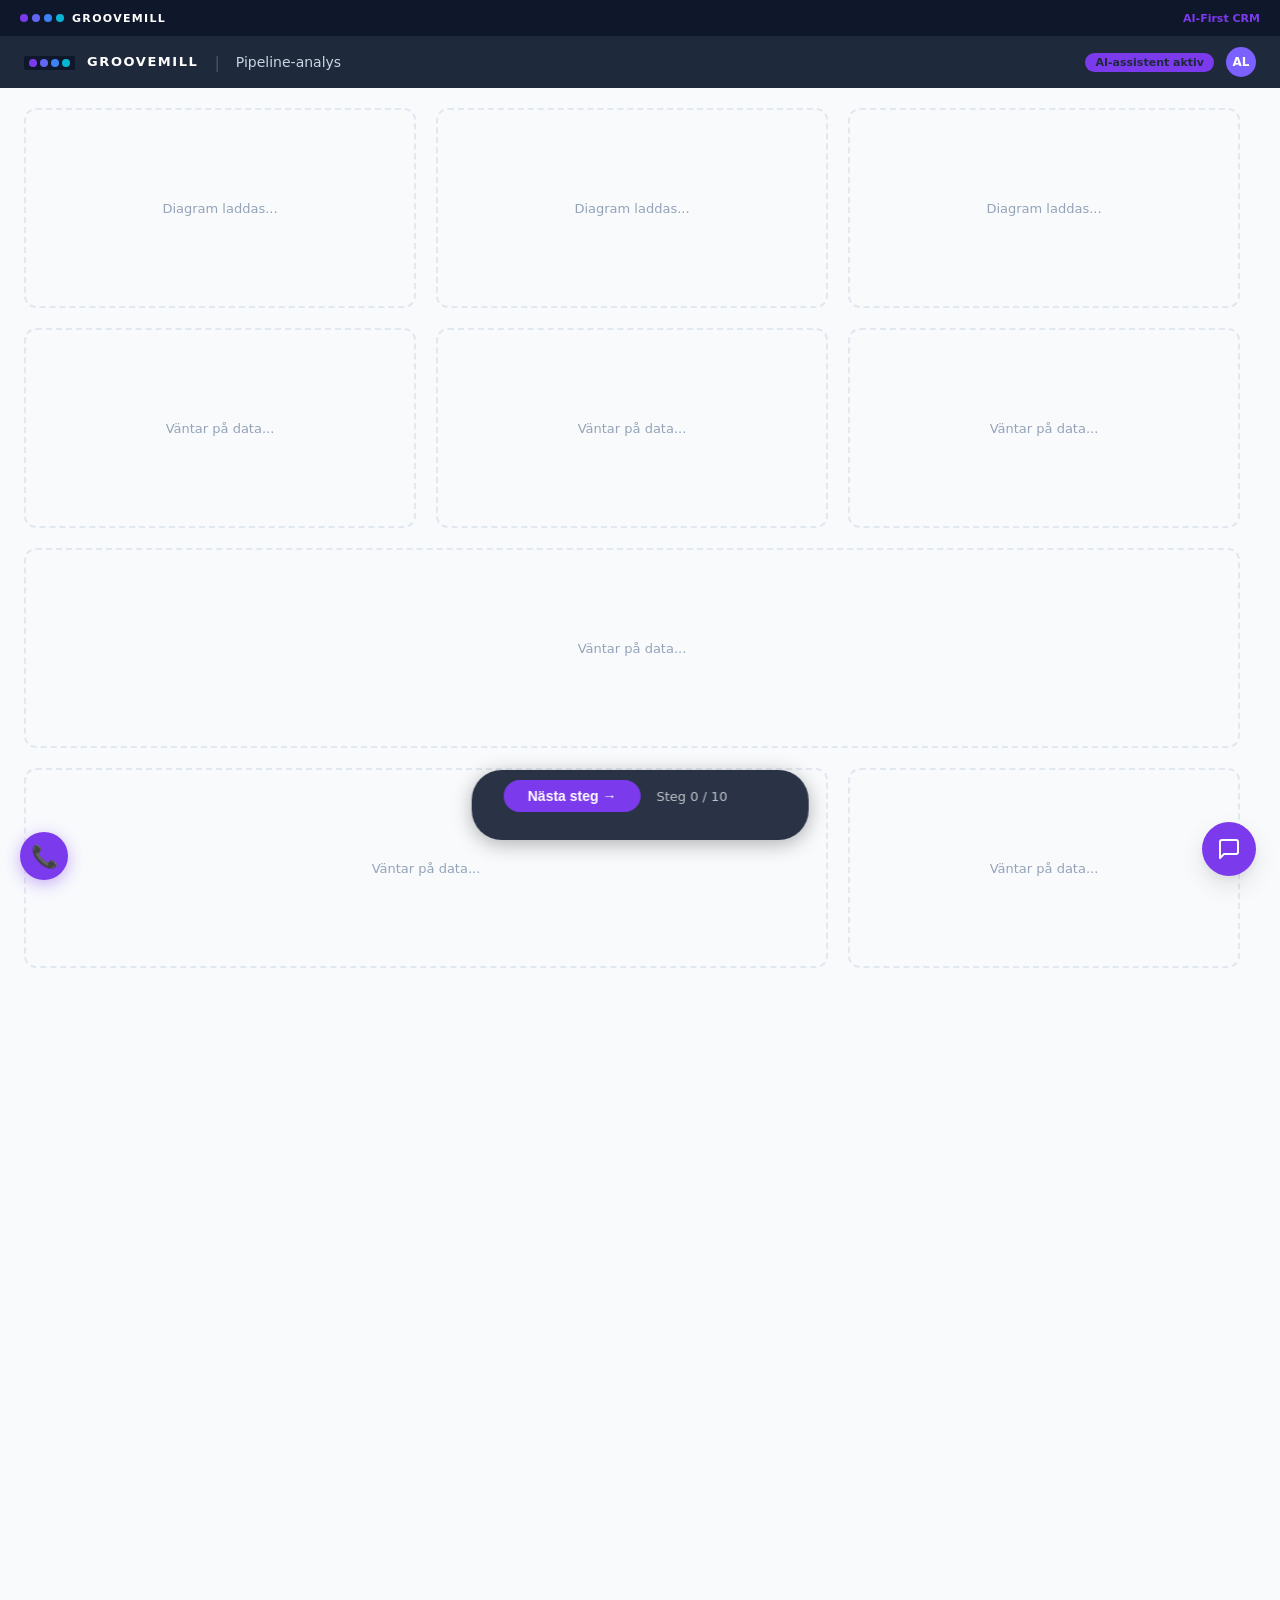
<file: Human/mockups/03-pipeline-drilldown.html>
<!DOCTYPE html>
<html lang="sv">
<head>
<meta charset="UTF-8">
<meta name="viewport" content="width=device-width, initial-scale=1.0">
<title>Pipeline-analys — Groovemill CRM</title>
<style>
  *, *::before, *::after { box-sizing: border-box; margin: 0; padding: 0; }

  :root {
    --teal: #7C3AED;
    --teal-dark: #6D28D9;
    --teal-light: #d1faf8;
    --purple: #7B61FF;
    --purple-light: #ede8ff;
    --bg: #f8fafc;
    --card-bg: #fff;
    --text: #1e293b;
    --text-muted: #64748b;
    --text-light: #94a3b8;
    --border: #e2e8f0;
    --green: #22c55e;
    --green-bg: #dcfce7;
    --red: #ef4444;
    --red-bg: #fee2e2;
    --chat-bg: #f8fafc;
    --chat-bubble-agent: #e8edf2;
    --chat-bubble-user: var(--teal);
    --shadow-sm: 0 1px 3px rgba(0,0,0,.06), 0 1px 2px rgba(0,0,0,.04);
    --shadow-md: 0 4px 12px rgba(0,0,0,.07), 0 2px 4px rgba(0,0,0,.04);
    --shadow-lg: 0 10px 25px rgba(0,0,0,.1), 0 4px 10px rgba(0,0,0,.05);
    --shadow-glow: 0 0 20px rgba(124,58,237,.25), 0 0 40px rgba(124,58,237,.1);
    --radius: 12px;
    --radius-sm: 8px;
  }

  body {
    font-family: system-ui, 'Segoe UI', sans-serif;
    background: var(--bg);
    color: var(--text);
    min-height: 100vh;
    overflow-x: hidden;
    padding-top: 36px;
  }

  /* ── Top bar ────────────────────────────── */
  .topbar {
    background: var(--text);
    color: #fff;
    display: flex;
    align-items: center;
    padding: 0 24px;
    height: 52px;
    position: fixed;
    top: 36px; left: 0; right: 0;
    z-index: 100;
    gap: 16px;
  }
  .gm-dots{display:inline-flex;gap:3px;background:#0F172A;padding:3px 5px;border-radius:2px;vertical-align:middle;margin-right:6px}
  .gm-dots span{width:8px;height:8px;border-radius:50%;background:#06B6D4}
  .gm-dots span:nth-child(1){background:#7C3AED}
  .gm-dots span:nth-child(2){background:#6366F1}
  .gm-dots span:nth-child(3){background:#3B82F6}
  .gm-dots span:nth-child(4){background:#06B6D4}
  .topbar-logo {
    font-weight: 700;
    font-size: 13px;
    color: #fff;
    letter-spacing: 0.12em;
  }
  .topbar-sep { color: #475569; }
  .topbar-title { font-size: 14px; color: #cbd5e1; font-weight: 500; }
  .topbar-right { margin-left: auto; display: flex; gap: 12px; align-items: center; }
  .topbar-badge {
    background: var(--teal);
    color: var(--text);
    font-size: 11px;
    font-weight: 700;
    padding: 3px 10px;
    border-radius: 20px;
  }
  .topbar-avatar {
    width: 30px; height: 30px;
    border-radius: 50%;
    background: var(--purple);
    display: flex; align-items: center; justify-content: center;
    font-size: 12px; font-weight: 700; color: #fff;
  }

  /* ── Dashboard grid ─────────────────────── */
  .dashboard {
    padding: 72px 24px 24px;
    max-width: 1400px;
    margin: 0 auto;
    display: grid;
    grid-template-columns: repeat(3, 1fr);
    gap: 20px;
    padding-right: 40px;
  }
  @media (max-width: 1024px) {
    .dashboard { grid-template-columns: repeat(2, 1fr); }
  }
  @media (max-width: 640px) {
    .dashboard { grid-template-columns: 1fr; padding: 64px 12px 12px; }
  }

  /* ── Cards ──────────────────────────────── */
  .card {
    background: var(--card-bg);
    border-radius: var(--radius);
    box-shadow: var(--shadow-sm);
    border: 1px solid var(--border);
    padding: 20px;
    opacity: 0;
    transform: translateY(24px) scale(.97);
    transition: opacity .5s ease, transform .5s ease, box-shadow .3s ease;
    position: relative;
    overflow: hidden;
  }
  .card.visible {
    opacity: 1;
    transform: translateY(0) scale(1);
  }
  .card:hover {
    box-shadow: var(--shadow-md);
  }
  .card-header {
    display: flex;
    align-items: center;
    gap: 8px;
    margin-bottom: 16px;
  }
  .card-icon {
    width: 32px; height: 32px;
    border-radius: var(--radius-sm);
    display: flex; align-items: center; justify-content: center;
    font-size: 15px;
  }
  .card-icon.teal { background: var(--teal-light); }
  .card-icon.purple { background: var(--purple-light); }
  .card-icon.green { background: var(--green-bg); }
  .card-title {
    font-size: 13px;
    font-weight: 600;
    color: var(--text-muted);
    text-transform: uppercase;
    letter-spacing: 0.5px;
  }
  .card-span2 { grid-column: span 2; }
  .card-span3 { grid-column: span 3; }
  @media (max-width: 1024px) {
    .card-span3 { grid-column: span 2; }
  }
  @media (max-width: 640px) {
    .card-span2, .card-span3 { grid-column: span 1; }
  }

  .big-number {
    font-size: 36px;
    font-weight: 800;
    letter-spacing: -1px;
    color: var(--text);
    line-height: 1.1;
  }
  .big-subtitle {
    font-size: 13px;
    color: var(--green);
    font-weight: 600;
    margin-top: 4px;
  }
  .big-subtitle.neutral { color: var(--text-muted); }

  /* ── Placeholder cards (empty outlines) ── */
  .placeholder-card {
    background: transparent;
    border: 2px dashed var(--border);
    border-radius: var(--radius);
    padding: 20px;
    min-height: 200px;
    display: flex;
    align-items: center;
    justify-content: center;
    opacity: 0;
    transform: translateY(12px);
    transition: opacity .4s ease, transform .4s ease;
  }
  .placeholder-card.visible { opacity: 1; transform: translateY(0); }
  .placeholder-card.hidden { display: none; }
  .placeholder-label {
    font-size: 13px;
    color: var(--text-light);
    text-align: center;
  }

  /* ── SVG chart helpers ──────────────────── */
  .chart-svg { width: 100%; display: block; }

  /* Funnel animation */
  .funnel-stage {
    opacity: 0;
    transform: translateX(-30px);
  }
  .funnel-stage.animate {
    animation: funnel-in .5s ease forwards;
  }
  @keyframes funnel-in {
    to { opacity: 1; transform: translateX(0); }
  }

  /* Bar grow animation */
  .bar-grow {
    transform-origin: bottom;
    transform: scaleY(0);
  }
  .bar-grow.animate {
    animation: bar-in .6s cubic-bezier(.34,1.56,.64,1) forwards;
  }
  @keyframes bar-in {
    to { transform: scaleY(1); }
  }

  /* Horizontal bar grow */
  .hbar-grow {
    transform-origin: left;
    transform: scaleX(0);
  }
  .hbar-grow.animate {
    animation: hbar-in .7s cubic-bezier(.25,.46,.45,.94) forwards;
  }
  @keyframes hbar-in {
    to { transform: scaleX(1); }
  }

  /* Line draw animation */
  .line-draw {
    stroke-dasharray: 1000;
    stroke-dashoffset: 1000;
  }
  .line-draw.animate {
    animation: draw-line 1.2s ease forwards;
  }
  @keyframes draw-line {
    to { stroke-dashoffset: 0; }
  }

  /* Area fade */
  .area-fade {
    opacity: 0;
  }
  .area-fade.animate {
    animation: fade-in .8s ease .4s forwards;
  }

  /* Donut animation */
  .donut-segment {
    stroke-dashoffset: var(--dash-full);
    transition: stroke-dashoffset 1s ease;
  }
  .donut-segment.animate {
    stroke-dashoffset: var(--dash-target);
  }

  /* Sparkline */
  .sparkline-draw {
    stroke-dasharray: 500;
    stroke-dashoffset: 500;
  }
  .sparkline-draw.animate {
    animation: draw-line .8s ease forwards;
  }
  .spark-area-fade { opacity: 0; }
  .spark-area-fade.animate { animation: fade-in .6s ease .3s forwards; }

  @keyframes fade-in {
    to { opacity: 1; }
  }

  /* ── Badge ──────────────────────────────── */
  .badge {
    display: inline-flex;
    align-items: center;
    gap: 4px;
    font-size: 12px;
    font-weight: 700;
    padding: 4px 10px;
    border-radius: 20px;
  }
  .badge.green { background: var(--green-bg); color: #16a34a; }
  .badge.red { background: var(--red-bg); color: var(--red); }

  /* ── Legend ─────────────────────────────── */
  .legend {
    display: flex;
    gap: 16px;
    flex-wrap: wrap;
    margin-top: 12px;
  }
  .legend-item {
    display: flex;
    align-items: center;
    gap: 6px;
    font-size: 12px;
    color: var(--text-muted);
  }
  .legend-dot {
    width: 10px; height: 10px;
    border-radius: 50%;
  }

  /* ── Insight card glow ──────────────────── */
  .card.insight {
    border: 2px solid var(--teal);
    box-shadow: var(--shadow-glow);
  }
  .card.insight:hover {
    box-shadow: var(--shadow-glow), var(--shadow-md);
  }
  .insight-rec {
    background: var(--teal-light);
    border-radius: var(--radius-sm);
    padding: 12px 16px;
    margin-top: 16px;
    font-size: 13px;
    color: var(--teal-dark);
    font-weight: 500;
  }
  .insight-btn {
    display: inline-flex;
    align-items: center;
    gap: 6px;
    background: var(--teal);
    color: #fff;
    border: none;
    padding: 8px 18px;
    border-radius: var(--radius-sm);
    font-size: 13px;
    font-weight: 600;
    cursor: pointer;
    margin-top: 12px;
    transition: background .2s, transform .1s;
  }
  .insight-btn:hover { background: var(--teal-dark); }
  .insight-btn:active { transform: scale(.97); }
  .insight-btn.success {
    background: var(--green);
    pointer-events: none;
  }

  /* ── Salesperson avatars ────────────────── */
  .sp-row {
    display: flex;
    align-items: center;
    gap: 12px;
    margin-bottom: 14px;
  }
  .sp-row:last-child { margin-bottom: 0; }
  .sp-avatar {
    width: 34px; height: 34px;
    border-radius: 50%;
    display: flex; align-items: center; justify-content: center;
    font-size: 12px; font-weight: 700; color: #fff;
    flex-shrink: 0;
  }
  .sp-name {
    width: 110px;
    flex-shrink: 0;
    font-size: 13px;
    font-weight: 600;
    color: var(--text);
  }
  .sp-bar-container {
    flex: 1;
    height: 26px;
    display: flex;
    border-radius: 4px;
    overflow: hidden;
  }
  .sp-bar-seg {
    height: 100%;
    transform-origin: left;
    transform: scaleX(0);
  }
  .sp-bar-seg.animate {
    animation: hbar-in .7s cubic-bezier(.25,.46,.45,.94) forwards;
  }
  .sp-value {
    font-size: 13px;
    font-weight: 700;
    color: var(--text);
    width: 60px;
    text-align: right;
    flex-shrink: 0;
  }

  /* ── Floating chat widget ───────────────── */
  .chat-fab {
    position: fixed;
    bottom: 24px;
    right: 24px;
    width: 54px; height: 54px;
    border-radius: 50%;
    background: var(--teal);
    color: #fff;
    border: none;
    cursor: pointer;
    box-shadow: var(--shadow-lg);
    z-index: 200;
    display: flex;
    align-items: center;
    justify-content: center;
    transition: transform .2s, background .2s;
  }
  .chat-fab:hover { transform: scale(1.08); }
  .chat-fab svg { width: 24px; height: 24px; }
  .chat-fab.hidden { display: none; }

  .chat-panel {
    position: fixed;
    bottom: 24px;
    right: 24px;
    width: 350px;
    height: 420px;
    background: var(--chat-bg);
    border-radius: 16px;
    box-shadow: var(--shadow-lg);
    z-index: 200;
    display: flex;
    flex-direction: column;
    overflow: hidden;
    opacity: 0;
    transform: translateY(20px) scale(.95);
    pointer-events: none;
    transition: opacity .3s ease, transform .3s ease;
  }
  .chat-panel.open {
    opacity: 1;
    transform: translateY(0) scale(1);
    pointer-events: all;
  }

  .chat-head {
    display: flex;
    align-items: center;
    justify-content: space-between;
    padding: 12px 16px;
    border-bottom: 1px solid #e2e8f0;
  }
  .chat-head-left {
    display: flex; align-items: center; gap: 10px;
  }
  .chat-head-dot {
    width: 8px; height: 8px;
    border-radius: 50%;
    background: var(--green);
  }
  .chat-head-title {
    font-size: 13px;
    font-weight: 600;
    color: var(--text);
  }
  .chat-head-sub {
    font-size: 11px;
    color: #94a3b8;
  }
  .chat-close {
    background: none;
    border: none;
    color: #94a3b8;
    cursor: pointer;
    font-size: 18px;
    padding: 4px;
    line-height: 1;
    transition: color .2s;
  }
  .chat-close:hover { color: var(--text); }

  .chat-body {
    flex: 1;
    overflow-y: auto;
    padding: 14px 14px 8px;
    display: flex;
    flex-direction: column;
    gap: 8px;
  }
  .chat-body::-webkit-scrollbar { width: 4px; }
  .chat-body::-webkit-scrollbar-thumb { background: #cbd5e1; border-radius: 4px; }

  .chat-msg {
    max-width: 82%;
    padding: 8px 12px;
    border-radius: 12px;
    font-size: 12.5px;
    line-height: 1.45;
    opacity: 0;
    transform: translateY(8px);
    transition: opacity .3s ease, transform .3s ease;
    word-wrap: break-word;
  }
  .chat-msg.visible {
    opacity: 1;
    transform: translateY(0);
  }
  .chat-msg.agent {
    background: var(--chat-bubble-agent);
    color: var(--text);
    align-self: flex-start;
    border-bottom-left-radius: 4px;
  }
  .chat-msg.user {
    background: var(--teal);
    color: #fff;
    align-self: flex-end;
    border-bottom-right-radius: 4px;
  }

  .chat-footer {
    padding: 10px 14px;
    border-top: 1px solid #e2e8f0;
    display: flex;
    align-items: center;
    gap: 8px;
  }
  .chat-typing {
    display: flex;
    gap: 4px;
    align-items: center;
    padding: 8px 14px;
    align-self: flex-start;
    opacity: 0;
    transition: opacity .3s;
  }
  .chat-typing.visible { opacity: 1; }
  .chat-typing span {
    width: 6px; height: 6px;
    border-radius: 50%;
    background: #64748b;
    animation: typing-bounce .8s ease infinite;
  }
  .chat-typing span:nth-child(2) { animation-delay: .15s; }
  .chat-typing span:nth-child(3) { animation-delay: .3s; }
  @keyframes typing-bounce {
    0%, 60%, 100% { transform: translateY(0); }
    30% { transform: translateY(-4px); }
  }

  /* ── Bar chart labels ──────────────────── */
  .chart-label {
    font-size: 11px;
    fill: var(--text-muted);
    font-family: system-ui, 'Segoe UI', sans-serif;
  }
  .chart-value {
    font-size: 11px;
    fill: var(--text);
    font-weight: 600;
    font-family: system-ui, 'Segoe UI', sans-serif;
  }
  .chart-grid {
    stroke: #e2e8f0;
    stroke-width: 1;
  }

  /* ── Funnel labels ─────────────────────── */
  .funnel-label {
    font-size: 12px;
    fill: #fff;
    font-weight: 600;
    font-family: system-ui, 'Segoe UI', sans-serif;
  }
  .funnel-detail {
    font-size: 10px;
    fill: rgba(255,255,255,.8);
    font-family: system-ui, 'Segoe UI', sans-serif;
  }
  .funnel-pct {
    font-size: 11px;
    fill: var(--text-muted);
    font-weight: 600;
    font-family: system-ui, 'Segoe UI', sans-serif;
  }

  /* ── Insight comparison ─────────────────── */
  .insight-compare {
    display: flex;
    gap: 24px;
    margin-top: 16px;
  }
  .insight-group { flex: 1; }
  .insight-group-label {
    font-size: 12px;
    color: var(--text-muted);
    margin-bottom: 6px;
    font-weight: 500;
  }
  .insight-group-val {
    font-size: 24px;
    font-weight: 800;
    color: var(--text);
  }
  .insight-group-val.good { color: var(--green); }

  /* ── Responsive chat ────────────────────── */
  @media (max-width: 640px) {
    .chat-panel { width: calc(100vw - 24px); right: 12px; bottom: 12px; }
    .chat-fab { bottom: 12px; right: 12px; }
  }
.gm-global-header{position:fixed;top:0;left:0;right:0;height:36px;background:#0F172A;display:flex;align-items:center;justify-content:space-between;padding:0 20px;z-index:9999;font-family:system-ui,-apple-system,sans-serif}
.gm-global-header .gm-logo-dots{display:flex;gap:4px;margin-right:8px}
.gm-global-header .gm-logo-dots span{width:8px;height:8px;border-radius:50%;background:#06B6D4}
.gm-global-header .gm-logo-dots span:nth-child(1){background:#7C3AED}
.gm-global-header .gm-logo-dots span:nth-child(2){background:#6366F1}
.gm-global-header .gm-logo-dots span:nth-child(3){background:#3B82F6}
.gm-global-header .gm-logo-dots span:nth-child(4){background:#06B6D4}
.gm-global-header .gm-left{display:flex;align-items:center}
.gm-global-header .gm-brand-text{color:#fff;font-size:11px;font-weight:700;letter-spacing:0.12em;text-transform:uppercase}
.gm-global-header .gm-right{color:#7C3AED;font-size:11px;font-weight:700}

  /* ── Step controls ──────────────────────── */
  .step-controls{position:fixed;bottom:60px;left:50%;transform:translateX(-50%);display:flex;align-items:center;gap:16px;z-index:9998;background:rgba(30,41,59,0.95);padding:10px 24px;border-radius:30px;box-shadow:0 4px 20px rgba(0,0,0,0.3);backdrop-filter:blur(8px);flex-wrap:wrap;justify-content:center}
  .step-controls button{background:#7C3AED;color:#fff;border:none;padding:8px 24px;border-radius:20px;font-size:14px;font-weight:700;cursor:pointer;transition:background 0.2s}
  .step-controls button:hover{background:#6D28D9}
  #stepCounter{color:rgba(255,255,255,0.7);font-size:13px;font-weight:300;min-width:120px}
  .step-note{width:100%;text-align:center;color:rgba(255,255,255,0.5);font-size:12px;font-style:italic;line-height:1.3;margin-top:2px}

  /* ── Voice FAB ──────────────────────────── */
  .voice-fab{position:fixed;bottom:20px;left:20px;z-index:9998;cursor:pointer}
  .voice-fab-icon{width:48px;height:48px;border-radius:50%;background:#7C3AED;display:flex;align-items:center;justify-content:center;font-size:22px;box-shadow:0 4px 16px rgba(124,58,237,0.4);transition:transform 0.2s}
  .voice-fab:hover .voice-fab-icon{transform:scale(1.1)}
  .voice-fab-tooltip{position:absolute;bottom:56px;left:0;background:#1e293b;color:#fff;padding:10px 14px;border-radius:8px;font-size:13px;line-height:1.5;white-space:nowrap;opacity:0;pointer-events:none;transition:opacity 0.2s;box-shadow:0 4px 16px rgba(0,0,0,0.3)}
  .voice-fab.open .voice-fab-tooltip{opacity:1;pointer-events:auto}
</style>
</head>
<body>
<div class="gm-global-header"><div class="gm-left"><div class="gm-logo-dots"><span></span><span></span><span></span><span></span></div><span class="gm-brand-text">Groovemill</span></div><div class="gm-right">AI-First CRM</div></div>

<!-- Top bar -->
<div class="topbar">
  <span class="topbar-logo"><span class="gm-dots"><span></span><span></span><span></span><span></span></span> GROOVEMILL</span>
  <span class="topbar-sep">|</span>
  <span class="topbar-title">Pipeline-analys</span>
  <div class="topbar-right">
    <span class="topbar-badge">AI-assistent aktiv</span>
    <div class="topbar-avatar">AL</div>
  </div>
</div>

<!-- Dashboard grid -->
<div class="dashboard" id="dashboard">

  <!-- Row 1 placeholders (replaced by real cards) -->
  <div class="placeholder-card visible" id="ph1"><span class="placeholder-label">Diagram laddas...</span></div>
  <div class="placeholder-card visible" id="ph2"><span class="placeholder-label">Diagram laddas...</span></div>
  <div class="placeholder-card visible" id="ph3"><span class="placeholder-label">Diagram laddas...</span></div>

  <!-- Row 2 placeholders -->
  <div class="placeholder-card visible" id="ph4"><span class="placeholder-label">V&auml;ntar p&aring; data...</span></div>
  <div class="placeholder-card visible" id="ph5"><span class="placeholder-label">V&auml;ntar p&aring; data...</span></div>
  <div class="placeholder-card visible" id="ph6"><span class="placeholder-label">V&auml;ntar p&aring; data...</span></div>

  <!-- Row 3 placeholder -->
  <div class="placeholder-card visible card-span3" id="ph7"><span class="placeholder-label">V&auml;ntar p&aring; data...</span></div>

  <!-- Row 4 placeholder -->
  <div class="placeholder-card visible card-span2" id="ph8"><span class="placeholder-label">V&auml;ntar p&aring; data...</span></div>
  <div class="placeholder-card visible" id="ph9"><span class="placeholder-label">V&auml;ntar p&aring; data...</span></div>

  <!-- ====== REAL CARDS (hidden initially) ====== -->

  <!-- Card 1: Pipeline funnel -->
  <div class="card" id="card1">
    <div class="card-header">
      <div class="card-icon teal">&#x25B3;</div>
      <span class="card-title">Pipeline-tratt</span>
    </div>
    <svg class="chart-svg" viewBox="0 0 300 220" id="funnelSvg">
      <!-- Funnel trapezoids -->
      <g class="funnel-stage" id="fs1">
        <polygon points="10,10 290,10 265,55 35,55" fill="#7C3AED" opacity=".4"/>
        <text x="150" y="32" text-anchor="middle" class="funnel-label">Ny</text>
        <text x="150" y="47" text-anchor="middle" class="funnel-detail">5 aff&auml;rer &mdash; 1 200k</text>
      </g>
      <g class="funnel-stage" id="fs2">
        <polygon points="35,62 265,62 240,107 60,107" fill="#7C3AED"/>
        <text x="150" y="84" text-anchor="middle" class="funnel-label">Offert skickad</text>
        <text x="150" y="99" text-anchor="middle" class="funnel-detail">4 aff&auml;rer &mdash; 980k</text>
      </g>
      <g class="funnel-stage" id="fs3">
        <polygon points="60,114 240,114 215,159 85,159" fill="#6D28D9"/>
        <text x="150" y="136" text-anchor="middle" class="funnel-label">F&ouml;rhandling</text>
        <text x="150" y="151" text-anchor="middle" class="funnel-detail">3 aff&auml;rer &mdash; 890k</text>
      </g>
      <g class="funnel-stage" id="fs4">
        <polygon points="85,166 215,166 195,211 105,211" fill="#22c55e"/>
        <text x="150" y="188" text-anchor="middle" class="funnel-label">Vunnen</text>
        <text x="150" y="203" text-anchor="middle" class="funnel-detail">2 aff&auml;rer &mdash; 275k</text>
      </g>
      <!-- Conversion percentages -->
      <text x="288" y="42" class="funnel-pct" text-anchor="end">80% &#x2193;</text>
      <text x="263" y="94" class="funnel-pct" text-anchor="end">75% &#x2193;</text>
      <text x="238" y="146" class="funnel-pct" text-anchor="end">67% &#x2193;</text>
    </svg>
  </div>

  <!-- Card 2: Total pipeline value -->
  <div class="card" id="card2">
    <div class="card-header">
      <div class="card-icon teal">&#x2B06;</div>
      <span class="card-title">Totalt pipeline-v&auml;rde</span>
    </div>
    <div class="big-number">3 345 000 kr</div>
    <div class="big-subtitle">&#x25B2; +12% vs f&ouml;rra m&aring;naden</div>
    <svg class="chart-svg" viewBox="0 0 280 60" style="margin-top:16px;" id="sparkSvg">
      <defs>
        <linearGradient id="sparkGrad" x1="0" y1="0" x2="0" y2="1">
          <stop offset="0%" stop-color="#7C3AED" stop-opacity="0.3"/>
          <stop offset="100%" stop-color="#7C3AED" stop-opacity="0"/>
        </linearGradient>
      </defs>
      <!-- area -->
      <path class="spark-area-fade" id="sparkArea"
        d="M10,45 Q33,42 56,40 Q79,38 102,35 Q125,32 148,38 Q171,25 194,22 Q217,18 240,15 Q258,12 270,10 L270,55 L10,55 Z"
        fill="url(#sparkGrad)"/>
      <!-- line -->
      <path class="sparkline-draw" id="sparkLine"
        d="M10,45 Q33,42 56,40 Q79,38 102,35 Q125,32 148,38 Q171,25 194,22 Q217,18 240,15 Q258,12 270,10"
        fill="none" stroke="#7C3AED" stroke-width="2.5" stroke-linecap="round"/>
      <!-- current month dot -->
      <circle id="sparkDot" cx="270" cy="10" r="4" fill="#7C3AED" opacity="0"/>
      <!-- month labels -->
      <text x="10" y="55" class="chart-label" font-size="9" opacity=".5">apr</text>
      <text x="102" y="55" class="chart-label" font-size="9" opacity=".5">jul</text>
      <text x="194" y="55" class="chart-label" font-size="9" opacity=".5">okt</text>
      <text x="260" y="55" class="chart-label" font-size="9" opacity=".5">mar</text>
    </svg>
  </div>

  <!-- Card 3: Average close time -->
  <div class="card" id="card3">
    <div class="card-header">
      <div class="card-icon purple">&#x23F1;</div>
      <span class="card-title">Genomsnittlig st&auml;ngningstid</span>
    </div>
    <div class="big-number">47 dagar</div>
    <div class="big-subtitle neutral">Snitt &ouml;ver alla aff&auml;rstyper</div>
    <svg class="chart-svg" viewBox="0 0 280 120" style="margin-top:14px;" id="closeSvg">
      <!-- Grid -->
      <line x1="100" y1="10" x2="275" y2="10" class="chart-grid" opacity=".3"/>
      <line x1="100" y1="36" x2="275" y2="36" class="chart-grid" opacity=".3"/>
      <line x1="100" y1="62" x2="275" y2="62" class="chart-grid" opacity=".3"/>
      <line x1="100" y1="88" x2="275" y2="88" class="chart-grid" opacity=".3"/>
      <!-- Labels -->
      <text x="95" y="24" text-anchor="end" class="chart-label">Service</text>
      <text x="95" y="50" text-anchor="end" class="chart-label">Ramavtal</text>
      <text x="95" y="76" text-anchor="end" class="chart-label">Renovering</text>
      <text x="95" y="102" text-anchor="end" class="chart-label">Energiopt</text>
      <!-- Bars -->
      <rect class="hbar-grow" id="cb1" x="100" y="14" width="83" height="18" rx="3" fill="#7B61FF" opacity=".85"/>
      <rect class="hbar-grow" id="cb2" x="100" y="40" width="73" height="18" rx="3" fill="#7B61FF" opacity=".85"/>
      <rect class="hbar-grow" id="cb3" x="100" y="66" width="175" height="18" rx="3" fill="#7B61FF" opacity=".85"/>
      <rect class="hbar-grow" id="cb4" x="100" y="92" width="151" height="18" rx="3" fill="#7B61FF" opacity=".85"/>
      <!-- Values -->
      <text class="chart-value" x="188" y="28" opacity="0" id="cv1">32 d</text>
      <text class="chart-value" x="178" y="54" opacity="0" id="cv2">28 d</text>
      <text class="chart-value" x="280" y="80" opacity="0" id="cv3" text-anchor="end">67 d</text>
      <text class="chart-value" x="256" y="106" opacity="0" id="cv4">58 d</text>
    </svg>
  </div>

  <!-- Card 4: Quarterly comparison -->
  <div class="card" id="card4">
    <div class="card-header">
      <div class="card-icon teal">&#x2630;</div>
      <span class="card-title">Kvartalsvy</span>
      <span class="badge green" style="margin-left:auto;">&#x25B2; 40% fler vunna</span>
    </div>
    <svg class="chart-svg" viewBox="0 0 300 180" id="quartSvg">
      <!-- Y-axis grid -->
      <line x1="40" y1="20" x2="290" y2="20" class="chart-grid" opacity=".2"/>
      <line x1="40" y1="55" x2="290" y2="55" class="chart-grid" opacity=".2"/>
      <line x1="40" y1="90" x2="290" y2="90" class="chart-grid" opacity=".2"/>
      <line x1="40" y1="125" x2="290" y2="125" class="chart-grid" opacity=".2"/>
      <line x1="40" y1="155" x2="290" y2="155" class="chart-grid" opacity=".3"/>
      <!-- Y labels -->
      <text x="35" y="24" text-anchor="end" class="chart-label">12</text>
      <text x="35" y="59" text-anchor="end" class="chart-label">9</text>
      <text x="35" y="94" text-anchor="end" class="chart-label">6</text>
      <text x="35" y="129" text-anchor="end" class="chart-label">3</text>
      <text x="35" y="159" text-anchor="end" class="chart-label">0</text>
      <!-- Group 1: Nya -->
      <text x="100" y="173" text-anchor="middle" class="chart-label">Nya</text>
      <rect class="bar-grow" id="qb1" x="72" y="65" width="24" height="90" rx="3" fill="#94a3b8"/>
      <rect class="bar-grow" id="qb2" x="100" y="20" width="24" height="135" rx="3" fill="#7C3AED"/>
      <!-- Group 2: Vunna -->
      <text x="178" y="173" text-anchor="middle" class="chart-label">Vunna</text>
      <rect class="bar-grow" id="qb3" x="150" y="90" width="24" height="65" rx="3" fill="#94a3b8"/>
      <rect class="bar-grow" id="qb4" x="178" y="56" width="24" height="99" rx="3" fill="#7C3AED"/>
      <!-- Group 3: Forlorade -->
      <text x="255" y="173" text-anchor="middle" class="chart-label">F&ouml;rlorade</text>
      <rect class="bar-grow" id="qb5" x="228" y="132" width="24" height="23" rx="3" fill="#94a3b8"/>
      <rect class="bar-grow" id="qb6" x="256" y="143" width="24" height="12" rx="3" fill="#7C3AED"/>
    </svg>
    <div class="legend">
      <div class="legend-item"><div class="legend-dot" style="background:#94a3b8"></div>Q4 2025</div>
      <div class="legend-item"><div class="legend-dot" style="background:#7C3AED"></div>Q1 2026</div>
    </div>
  </div>

  <!-- Card 5: Revenue trend line chart -->
  <div class="card" id="card5">
    <div class="card-header">
      <div class="card-icon teal">&#x1F4C8;</div>
      <span class="card-title">Int&auml;ktstrend</span>
    </div>
    <div class="legend" style="margin-top:0;margin-bottom:10px;">
      <div class="legend-item"><div class="legend-dot" style="background:#7C3AED"></div>Vunna aff&auml;rer</div>
      <div class="legend-item"><div class="legend-dot" style="background:#94a3b8"></div>M&aring;l</div>
    </div>
    <svg class="chart-svg" viewBox="0 0 300 160" id="trendSvg">
      <defs>
        <linearGradient id="trendGrad" x1="0" y1="0" x2="0" y2="1">
          <stop offset="0%" stop-color="#7C3AED" stop-opacity="0.25"/>
          <stop offset="100%" stop-color="#7C3AED" stop-opacity="0"/>
        </linearGradient>
      </defs>
      <!-- Grid -->
      <line x1="40" y1="10" x2="280" y2="10" class="chart-grid" opacity=".15"/>
      <line x1="40" y1="42" x2="280" y2="42" class="chart-grid" opacity=".15"/>
      <line x1="40" y1="74" x2="280" y2="74" class="chart-grid" opacity=".15"/>
      <line x1="40" y1="106" x2="280" y2="106" class="chart-grid" opacity=".15"/>
      <line x1="40" y1="138" x2="280" y2="138" class="chart-grid" opacity=".2"/>
      <!-- Y labels -->
      <text x="35" y="14" text-anchor="end" class="chart-label">300k</text>
      <text x="35" y="46" text-anchor="end" class="chart-label">250k</text>
      <text x="35" y="78" text-anchor="end" class="chart-label">200k</text>
      <text x="35" y="110" text-anchor="end" class="chart-label">150k</text>
      <text x="35" y="142" text-anchor="end" class="chart-label">100k</text>
      <!-- X labels (months) -->
      <text x="56" y="152" text-anchor="middle" class="chart-label">okt</text>
      <text x="104" y="152" text-anchor="middle" class="chart-label">nov</text>
      <text x="152" y="152" text-anchor="middle" class="chart-label">dec</text>
      <text x="200" y="152" text-anchor="middle" class="chart-label">jan</text>
      <text x="248" y="152" text-anchor="middle" class="chart-label">feb</text>
      <!-- Target line (dashed) -->
      <line x1="40" y1="42" x2="280" y2="42" stroke="#94a3b8" stroke-width="1.5" stroke-dasharray="6,4" opacity=".6"/>
      <!-- Area under trend line -->
      <path class="area-fade" id="trendArea"
        d="M56,82 L104,66 L152,74 L200,50 L248,30 L248,138 L56,138 Z"
        fill="url(#trendGrad)"/>
      <!-- Trend line -->
      <path class="line-draw" id="trendLine"
        d="M56,82 L104,66 L152,74 L200,50 L248,30"
        fill="none" stroke="#7C3AED" stroke-width="2.5" stroke-linecap="round" stroke-linejoin="round"/>
      <!-- Projected dashed -->
      <path class="line-draw" id="trendProj"
        d="M248,30 L280,18"
        fill="none" stroke="#7C3AED" stroke-width="2" stroke-dasharray="5,4" stroke-linecap="round" opacity=".5"/>
      <!-- Data points -->
      <g id="trendDots" opacity="0">
        <circle cx="56" cy="82" r="4" fill="#fff" stroke="#7C3AED" stroke-width="2"/>
        <circle cx="104" cy="66" r="4" fill="#fff" stroke="#7C3AED" stroke-width="2"/>
        <circle cx="152" cy="74" r="4" fill="#fff" stroke="#7C3AED" stroke-width="2"/>
        <circle cx="200" cy="50" r="4" fill="#fff" stroke="#7C3AED" stroke-width="2"/>
        <circle cx="248" cy="30" r="5" fill="#7C3AED" stroke="#fff" stroke-width="2"/>
      </g>
      <!-- Value labels -->
      <g id="trendVals" opacity="0">
        <text x="56" y="76" text-anchor="middle" class="chart-value" font-size="9">180k</text>
        <text x="104" y="60" text-anchor="middle" class="chart-value" font-size="9">210k</text>
        <text x="152" y="68" text-anchor="middle" class="chart-value" font-size="9">195k</text>
        <text x="200" y="44" text-anchor="middle" class="chart-value" font-size="9">240k</text>
        <text x="248" y="24" text-anchor="middle" class="chart-value" font-size="9">275k</text>
      </g>
    </svg>
  </div>

  <!-- Card 6: Win rate donut -->
  <div class="card" id="card6">
    <div class="card-header">
      <div class="card-icon green">&#x2714;</div>
      <span class="card-title">Vinstkvot</span>
    </div>
    <div style="position:relative;width:100%;display:flex;justify-content:center;">
      <svg viewBox="0 0 180 180" width="180" height="180" id="donutSvg">
        <!-- Background circle -->
        <circle cx="90" cy="90" r="70" fill="none" stroke="#e2e8f0" stroke-width="18"/>
        <!-- Won segment: 78% of 439.82 circumference = 343.06 visible, dashoffset = 439.82 - 343.06 = 96.76 -->
        <circle class="donut-segment" id="doSeg1" cx="90" cy="90" r="70"
          fill="none" stroke="#7C3AED" stroke-width="18"
          stroke-linecap="round"
          stroke-dasharray="439.82"
          style="--dash-full:439.82;--dash-target:96.76"
          transform="rotate(-90 90 90)"/>
        <!-- Lost segment: 8% = 35.19, offset = 439.82 - 35.19 = 404.63 -->
        <circle class="donut-segment" id="doSeg2" cx="90" cy="90" r="70"
          fill="none" stroke="#ef4444" stroke-width="18"
          stroke-linecap="round"
          stroke-dasharray="439.82"
          style="--dash-full:439.82;--dash-target:404.63"
          transform="rotate(190.8 90 90)"/>
        <!-- Ongoing segment: 14% = 61.57, offset = 439.82 - 61.57 = 378.25 -->
        <circle class="donut-segment" id="doSeg3" cx="90" cy="90" r="70"
          fill="none" stroke="#94a3b8" stroke-width="18"
          stroke-linecap="round"
          stroke-dasharray="439.82"
          style="--dash-full:439.82;--dash-target:378.25"
          transform="rotate(219.6 90 90)"/>
        <!-- Center text -->
        <text x="90" y="82" text-anchor="middle" font-size="32" font-weight="800" fill="#1e293b" font-family="system-ui,'Segoe UI',sans-serif" id="donutPct" opacity="0">78%</text>
        <text x="90" y="102" text-anchor="middle" font-size="11" fill="#64748b" font-family="system-ui,'Segoe UI',sans-serif" id="donutSub" opacity="0">Vinstkvot</text>
      </svg>
    </div>
    <div style="text-align:center;margin-top:4px;">
      <span class="big-subtitle" style="font-size:12px;">vs 71% f&ouml;rra kvartalet</span>
    </div>
    <div class="legend" style="justify-content:center;margin-top:8px;">
      <div class="legend-item"><div class="legend-dot" style="background:#7C3AED"></div>Vunna</div>
      <div class="legend-item"><div class="legend-dot" style="background:#ef4444"></div>F&ouml;rlorade</div>
      <div class="legend-item"><div class="legend-dot" style="background:#94a3b8"></div>P&aring;g&aring;ende</div>
    </div>
  </div>

  <!-- Card 7: Salesperson board (full width) -->
  <div class="card card-span3" id="card7">
    <div class="card-header">
      <div class="card-icon purple">&#x1F465;</div>
      <span class="card-title">S&auml;ljartavla</span>
    </div>
    <div class="legend" style="margin-bottom:14px;">
      <div class="legend-item"><div class="legend-dot" style="background:#7C3AED"></div>Vunna</div>
      <div class="legend-item"><div class="legend-dot" style="background:#7B61FF"></div>P&aring;g&aring;ende</div>
      <div class="legend-item"><div class="legend-dot" style="background:#cbd5e1"></div>F&ouml;rlorade</div>
    </div>
    <div id="spRows">
      <div class="sp-row">
        <div class="sp-avatar" style="background:#7C3AED">AL</div>
        <div class="sp-name">Anna Lindberg</div>
        <div class="sp-bar-container">
          <div class="sp-bar-seg hbar-grow" style="width:50%;background:#7C3AED;" id="sb1a"></div>
          <div class="sp-bar-seg hbar-grow" style="width:35%;background:#7B61FF;" id="sb1b"></div>
          <div class="sp-bar-seg hbar-grow" style="width:15%;background:#cbd5e1;" id="sb1c"></div>
        </div>
        <div class="sp-value">1,2M</div>
      </div>
      <div class="sp-row">
        <div class="sp-avatar" style="background:#7B61FF">JB</div>
        <div class="sp-name">Johan Berg</div>
        <div class="sp-bar-container">
          <div class="sp-bar-seg hbar-grow" style="width:45%;background:#7C3AED;" id="sb2a"></div>
          <div class="sp-bar-seg hbar-grow" style="width:38%;background:#7B61FF;" id="sb2b"></div>
          <div class="sp-bar-seg hbar-grow" style="width:17%;background:#cbd5e1;" id="sb2c"></div>
        </div>
        <div class="sp-value">890k</div>
      </div>
      <div class="sp-row">
        <div class="sp-avatar" style="background:#f59e0b">ME</div>
        <div class="sp-name">Maria Ek</div>
        <div class="sp-bar-container">
          <div class="sp-bar-seg hbar-grow" style="width:40%;background:#7C3AED;" id="sb3a"></div>
          <div class="sp-bar-seg hbar-grow" style="width:42%;background:#7B61FF;" id="sb3b"></div>
          <div class="sp-bar-seg hbar-grow" style="width:18%;background:#cbd5e1;" id="sb3c"></div>
        </div>
        <div class="sp-value">670k</div>
      </div>
      <div class="sp-row">
        <div class="sp-avatar" style="background:#ec4899">SN</div>
        <div class="sp-name">Sara Nils</div>
        <div class="sp-bar-container">
          <div class="sp-bar-seg hbar-grow" style="width:38%;background:#7C3AED;" id="sb4a"></div>
          <div class="sp-bar-seg hbar-grow" style="width:40%;background:#7B61FF;" id="sb4b"></div>
          <div class="sp-bar-seg hbar-grow" style="width:22%;background:#cbd5e1;" id="sb4c"></div>
        </div>
        <div class="sp-value">520k</div>
      </div>
    </div>
  </div>

  <!-- Card 8: AI Insight (spans 2 cols) -->
  <div class="card card-span2 insight" id="card8">
    <div class="card-header">
      <div class="card-icon" style="background:#fef9c3;font-size:18px;">&#x1F4A1;</div>
      <span class="card-title">AI-insikt</span>
    </div>
    <div style="font-size:15px;font-weight:700;color:var(--text);margin-bottom:4px;">Platsbes&ouml;k korrelerar med snabbare st&auml;ngning</div>
    <div style="font-size:13px;color:var(--text-muted);margin-bottom:12px;">Aff&auml;rer med platsbes&ouml;k st&auml;ngs i snitt 40% snabbare</div>

    <svg class="chart-svg" viewBox="0 0 400 80" id="insightSvg">
      <!-- With visit -->
      <text x="0" y="24" class="chart-label" font-size="12">Med platsbes&ouml;k</text>
      <rect class="hbar-grow" id="ib1" x="120" y="10" width="130" height="24" rx="4" fill="#22c55e"/>
      <text class="chart-value" x="258" y="27" id="iv1" opacity="0" font-size="12">34 dagar</text>
      <!-- Without visit -->
      <text x="0" y="64" class="chart-label" font-size="12">Utan platsbes&ouml;k</text>
      <rect class="hbar-grow" id="ib2" x="120" y="50" width="225" height="24" rx="4" fill="#94a3b8"/>
      <text class="chart-value" x="352" y="67" id="iv2" opacity="0" font-size="12">58 dagar</text>
    </svg>

    <div class="insight-rec">
      <strong>Rekommendation:</strong> Boka platsbes&ouml;k f&ouml;r Castellum och Nordea-aff&auml;rerna
    </div>
    <button class="insight-btn" id="bookBtn" onclick="bookVisits()">&#x1F4C5; Boka platsbes&ouml;k</button>
  </div>

  <!-- Card 9: Confirmation card -->
  <div class="card" id="card9" style="display:flex;align-items:center;justify-content:center;min-height:200px;">
    <div style="text-align:center;">
      <div style="font-size:40px;margin-bottom:8px;">&#x2705;</div>
      <div class="big-number" style="font-size:20px;" id="bookMsg">2 platsbes&ouml;k</div>
      <div class="big-subtitle" id="bookSub">Inbokade</div>
    </div>
  </div>

</div>

<!-- Chat FAB -->
<button class="chat-fab" id="chatFab" onclick="toggleChat()">
  <svg viewBox="0 0 24 24" fill="none" stroke="currentColor" stroke-width="2" stroke-linecap="round" stroke-linejoin="round">
    <path d="M21 15a2 2 0 0 1-2 2H7l-4 4V5a2 2 0 0 1 2-2h14a2 2 0 0 1 2 2z"/>
  </svg>
</button>

<!-- Chat panel -->
<div class="chat-panel" id="chatPanel">
  <div class="chat-head">
    <div class="chat-head-left">
      <div class="chat-head-dot"></div>
      <div>
        <div class="chat-head-title">CRM-assistent</div>
        <div class="chat-head-sub">AI-driven analys</div>
      </div>
    </div>
    <button class="chat-close" onclick="toggleChat()">&times;</button>
  </div>
  <div class="chat-body" id="chatBody">
    <!-- Messages injected by JS -->
  </div>
  <div class="chat-footer">
    <span style="font-size:12px;color:#64748b;">Klicka N&auml;sta steg eller tryck &rarr;</span>
  </div>
</div>

<!-- Voice channel FAB -->
<div class="voice-fab" id="voiceFab" onclick="this.classList.toggle('open')">
  <div class="voice-fab-icon">&#x1F4DE;</div>
  <div class="voice-fab-tooltip"><strong>Ring CRM-assistenten</strong><br>+46 8 123 45 67<br><span style="font-size:11px;opacity:0.7">Identifiera med BankID</span></div>
</div>

<!-- Step controls -->
<div class="step-controls">
  <button onclick="nextStep()">N&auml;sta steg &rarr;</button>
  <span id="stepCounter">Steg 0 / 10</span>
  <div id="stepNote" class="step-note"></div>
</div>

<script>
(function() {
  'use strict';

  // ── State ──────────────────────────────────────
  var chatOpen = false;
  var currentStep = 0;
  var totalSteps = 10;

  // ── Chat helpers ───────────────────────────────
  var chatBody = document.getElementById('chatBody');

  function addMsg(type, text) {
    var div = document.createElement('div');
    div.className = 'chat-msg ' + type;
    div.textContent = text;
    chatBody.appendChild(div);
    chatBody.scrollTop = chatBody.scrollHeight;
    requestAnimationFrame(function() {
      requestAnimationFrame(function() { div.classList.add('visible'); });
    });
  }

  // ── Dashboard card helpers ─────────────────────
  function showCard(id) {
    var el = document.getElementById(id);
    if (el) el.classList.add('visible');
  }

  function hidePlaceholder(id) {
    var el = document.getElementById(id);
    if (el) { el.classList.remove('visible'); el.classList.add('hidden'); }
  }

  function animStagger(ids, cls, stagger) {
    ids.forEach(function(id, i) {
      setTimeout(function() {
        var el = document.getElementById(id);
        if (el) el.classList.add(cls);
      }, i * stagger);
    });
  }

  function setOpacity(id, val) {
    var el = document.getElementById(id);
    if (el) el.style.opacity = val;
  }

  // ── Reset everything ───────────────────────────
  function resetAll() {
    currentStep = 0;
    updateCounter();

    // Reset chat
    chatBody.innerHTML = '';

    // Hide all real cards
    document.querySelectorAll('.card').forEach(function(c) {
      c.classList.remove('visible');
    });

    // Show all placeholders
    document.querySelectorAll('.placeholder-card').forEach(function(p) {
      p.classList.remove('hidden');
      p.classList.add('visible');
    });

    // Reset funnel
    document.querySelectorAll('.funnel-stage').forEach(function(s) { s.classList.remove('animate'); });

    // Reset sparkline
    var sparkLine = document.getElementById('sparkLine');
    var sparkArea = document.getElementById('sparkArea');
    if (sparkLine) sparkLine.classList.remove('animate');
    if (sparkArea) sparkArea.classList.remove('animate');
    setOpacity('sparkDot', '0');

    // Reset close time bars
    ['cb1','cb2','cb3','cb4'].forEach(function(id) {
      var el = document.getElementById(id);
      if (el) el.classList.remove('animate');
    });
    ['cv1','cv2','cv3','cv4'].forEach(function(id) { setOpacity(id, '0'); });

    // Reset quarterly bars
    ['qb1','qb2','qb3','qb4','qb5','qb6'].forEach(function(id) {
      var el = document.getElementById(id);
      if (el) el.classList.remove('animate');
    });

    // Reset trend
    ['trendLine','trendProj'].forEach(function(id) {
      var el = document.getElementById(id);
      if (el) el.classList.remove('animate');
    });
    var trendArea = document.getElementById('trendArea');
    if (trendArea) trendArea.classList.remove('animate');
    ['trendDots','trendVals'].forEach(function(id) { setOpacity(id, '0'); });

    // Reset donut
    ['doSeg1','doSeg2','doSeg3'].forEach(function(id) {
      var el = document.getElementById(id);
      if (el) el.classList.remove('animate');
    });
    ['donutPct','donutSub'].forEach(function(id) { setOpacity(id, '0'); });

    // Reset salesperson bars
    document.querySelectorAll('.sp-bar-seg').forEach(function(s) { s.classList.remove('animate'); });

    // Reset insight bars
    ['ib1','ib2'].forEach(function(id) {
      var el = document.getElementById(id);
      if (el) el.classList.remove('animate');
    });
    ['iv1','iv2'].forEach(function(id) { setOpacity(id, '0'); });

    // Reset book button
    var bookBtn = document.getElementById('bookBtn');
    if (bookBtn) {
      bookBtn.classList.remove('success');
      bookBtn.innerHTML = '&#x1F4C5; Boka platsbes\u00f6k';
    }

    // Close and reopen chat
    if (!chatOpen) toggleChatFn();
  }

  // ── Steps ──────────────────────────────────────
  var steps = [
    // Step 1: Chat opens, agent greets
    function() {
      if (!chatOpen) toggleChatFn();
      addMsg('agent', 'Hej Anna! Vad vill du analysera idag?');
    },
    // Step 2: User asks "Visa pipeline"
    function() {
      addMsg('user', 'Visa pipeline-\u00f6versikt');
      addMsg('agent', 'Laddar pipeline-data...');
    },
    // Step 3: Row 1 dashboard cards appear (funnel, value, close time)
    function() {
      hidePlaceholder('ph1');
      hidePlaceholder('ph2');
      hidePlaceholder('ph3');
      showCard('card1');
      animStagger(['fs1','fs2','fs3','fs4'], 'animate', 200);
      setTimeout(function() { showCard('card2'); }, 200);
      var sl = document.getElementById('sparkLine');
      var sa = document.getElementById('sparkArea');
      if (sl) setTimeout(function() { sl.classList.add('animate'); }, 300);
      if (sa) setTimeout(function() { sa.classList.add('animate'); }, 300);
      setTimeout(function() { setOpacity('sparkDot', '1'); }, 1100);
      setTimeout(function() { showCard('card3'); }, 400);
      animStagger(['cb1','cb2','cb3','cb4'], 'animate', 150);
      ['cv1','cv2','cv3','cv4'].forEach(function(id, i) {
        setTimeout(function() { setOpacity(id, '1'); }, 800 + i * 150);
      });
    },
    // Step 4: User asks "Jamfor med forra kvartalet"
    function() {
      addMsg('user', 'J\u00e4mf\u00f6r med f\u00f6rra kvartalet');
      addMsg('agent', 'Kvartalsdata och trender inladdade.');
    },
    // Step 5: Row 2 cards appear (quarterly, trends, win rate)
    function() {
      hidePlaceholder('ph4');
      hidePlaceholder('ph5');
      hidePlaceholder('ph6');
      showCard('card4');
      animStagger(['qb1','qb2','qb3','qb4','qb5','qb6'], 'animate', 120);
      setTimeout(function() { showCard('card5'); }, 300);
      var ta = document.getElementById('trendArea');
      var tl = document.getElementById('trendLine');
      var tp = document.getElementById('trendProj');
      if (ta) setTimeout(function() { ta.classList.add('animate'); }, 400);
      if (tl) setTimeout(function() { tl.classList.add('animate'); }, 400);
      if (tp) setTimeout(function() { tp.classList.add('animate'); }, 400);
      setTimeout(function() {
        setOpacity('trendDots', '1');
        setOpacity('trendVals', '1');
      }, 1200);
      setTimeout(function() { showCard('card6'); }, 500);
      ['doSeg1','doSeg2','doSeg3'].forEach(function(id, i) {
        setTimeout(function() {
          var el = document.getElementById(id);
          if (el) el.classList.add('animate');
        }, 600 + i * 200);
      });
      setTimeout(function() {
        setOpacity('donutPct', '1');
        setOpacity('donutSub', '1');
      }, 1400);
    },
    // Step 6: User asks "Visa per saljare"
    function() {
      addMsg('user', 'Visa per s\u00e4ljare');
      addMsg('agent', 'S\u00e4ljstatistik per person.');
    },
    // Step 7: Row 3 salesperson chart appears
    function() {
      hidePlaceholder('ph7');
      showCard('card7');
      var spBars = document.querySelectorAll('.sp-bar-seg');
      spBars.forEach(function(bar, i) {
        setTimeout(function() { bar.classList.add('animate'); }, 200 + i * 100);
      });
    },
    // Step 8: Agent offers AI insight
    function() {
      addMsg('agent', 'Jag ser ett m\u00f6nster: aff\u00e4rer med platsbes\u00f6k st\u00e4ngs 40% snabbare. Vill du se det?');
    },
    // Step 9: User accepts, insight card appears
    function() {
      addMsg('user', 'Ja');
      addMsg('agent', 'H\u00e4r \u00e4r insikten med rekommendation.');
      hidePlaceholder('ph8');
      hidePlaceholder('ph9');
      showCard('card8');
      setTimeout(function() {
        var ib1 = document.getElementById('ib1');
        if (ib1) ib1.classList.add('animate');
      }, 300);
      setTimeout(function() {
        var ib2 = document.getElementById('ib2');
        if (ib2) ib2.classList.add('animate');
      }, 500);
      setTimeout(function() {
        setOpacity('iv1', '1');
        setOpacity('iv2', '1');
      }, 1000);
    },
    // Step 10: Action confirmed
    function() {
      showCard('card9');
      var btn = document.getElementById('bookBtn');
      if (btn && !btn.classList.contains('success')) {
        btn.classList.add('success');
        btn.innerHTML = '&#x2705; 2 platsbes\u00f6k inbokade';
      }
      addMsg('agent', '2 platsbes\u00f6k inbokade f\u00f6r Castellum och Nordea.');
    }
  ];

  // ── Step notes ─────────────────────────────────
  var stepNotes = [
    "AI-assistenten \u00f6ppnas \u2014 redo att analysera",
    "Anv\u00e4ndaren ber om pipeline-\u00f6versikt",
    "Tratt, totalv\u00e4rde med sparkline och st\u00e4ngningstider per typ",
    "Anv\u00e4ndaren ber om kvartalsj\u00e4mf\u00f6relse",
    "Stapeldiagram, int\u00e4ktstrend och vinstkvot \u2014 allt animerat",
    "Anv\u00e4ndaren vill se per s\u00e4ljare",
    "S\u00e4ljartavla med individuella resultat",
    "AI:n erbjuder en automatisk insikt",
    "Platsbes\u00f6k korrelerar med snabbare st\u00e4ngning \u2014 data bevisar det",
    "\u00c5tg\u00e4rd utf\u00f6rd \u2014 platsbes\u00f6k bokade direkt"
  ];

  // ── Step counter ───────────────────────────────
  function updateCounter() {
    var el = document.getElementById('stepCounter');
    if (el) el.textContent = 'Steg ' + currentStep + ' / ' + totalSteps;
    document.getElementById('stepNote').textContent = stepNotes[currentStep - 1] || '';
  }

  // ── Next step ──────────────────────────────────
  function advanceStep() {
    if (currentStep >= totalSteps) return;
    steps[currentStep]();
    currentStep++;
    updateCounter();
    chatBody.scrollTop = chatBody.scrollHeight;
  }

  window.nextStep = advanceStep;

  // ── Book visits (manual click on insight button) ──
  window.bookVisits = function() {
    var btn = document.getElementById('bookBtn');
    if (!btn || btn.classList.contains('success')) return;
    btn.classList.add('success');
    btn.innerHTML = '&#x2705; 2 platsbes\u00f6k inbokade';
  };

  // ── Toggle chat ────────────────────────────────
  function toggleChatFn() {
    chatOpen = !chatOpen;
    document.getElementById('chatPanel').classList.toggle('open', chatOpen);
    document.getElementById('chatFab').classList.toggle('hidden', chatOpen);
  }

  window.toggleChat = toggleChatFn;

  // ── Keyboard navigation ────────────────────────
  document.addEventListener('keydown', function(e) {
    if (e.key === 'ArrowRight' || e.key === ' ' || e.key === 'Enter') {
      e.preventDefault();
      advanceStep();
    } else if (e.key === 'r' || e.key === 'R') {
      resetAll();
    }
  });

  // ── Initial state ──────────────────────────────
  updateCounter();

})();
</script>
</body>
</html>
</file>
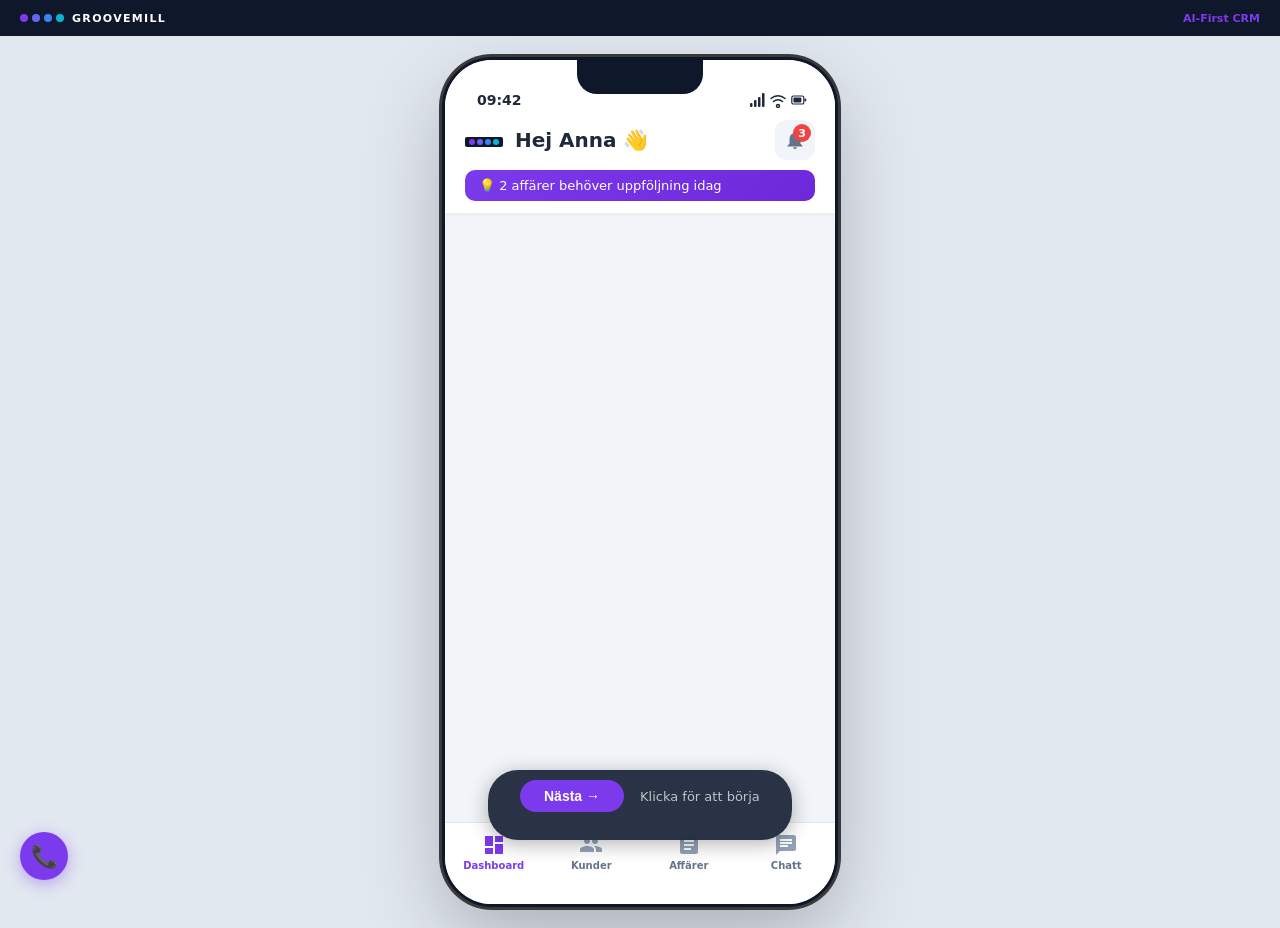
<file: Human/mockups/04-mobile-notifications.html>
<!DOCTYPE html>
<html lang="sv">
<head>
<meta charset="UTF-8">
<meta name="viewport" content="width=device-width, initial-scale=1.0">
<title>Groovemill CRM — Mobil Dashboard</title>
<style>
  /* ── Reset & Page ── */
  *, *::before, *::after { box-sizing: border-box; margin: 0; padding: 0; }

  :root {
    --teal:        #7C3AED;
    --teal-light:  #b2f0ee;
    --teal-dark:   #6D28D9;
    --purple:      #7B61FF;
    --purple-light:#c4b5fd;
    --green:       #22c55e;
    --green-light: #bbf7d0;
    --orange:      #f97316;
    --orange-light:#fed7aa;
    --red:         #ef4444;
    --app-bg:      #f1f5f9;
    --card-bg:     #ffffff;
    --text:        #1e293b;
    --text-muted:  #64748b;
    --page-bg:     #e2e8f0;
    --font:        system-ui, -apple-system, 'SF Pro Display', 'Segoe UI', sans-serif;
  }

  body {
    font-family: var(--font);
    background: var(--page-bg);
    display: flex;
    flex-direction: column;
    align-items: center;
    justify-content: center;
    min-height: 100vh;
    padding: 24px 12px;
    padding-top: 60px;
    color: var(--text);
    -webkit-font-smoothing: antialiased;
  }

  /* ── Phone Frame ── */
  .phone-frame {
    position: relative;
    width: 390px;
    height: 844px;
    background: var(--app-bg);
    border-radius: 47px;
    box-shadow:
      0 0 0 3px #0F172A,
      0 0 0 6px #3a3a3a,
      0 30px 80px rgba(0,0,0,.25);
    overflow: hidden;
    display: flex;
    flex-direction: column;
  }

  /* ── Notch ── */
  .phone-notch {
    position: absolute;
    top: 0; left: 50%;
    transform: translateX(-50%);
    width: 126px; height: 34px;
    background: #0F172A;
    border-radius: 0 0 20px 20px;
    z-index: 100;
  }

  /* ── Status Bar ── */
  .status-bar {
    flex-shrink: 0;
    height: 54px;
    background: var(--card-bg);
    display: flex;
    align-items: flex-end;
    justify-content: space-between;
    padding: 0 28px 6px;
    font-size: 14px;
    font-weight: 600;
    z-index: 50;
  }
  .status-bar .time { margin-left: 4px; }
  .status-bar .icons { display: flex; gap: 5px; align-items: center; }
  .status-bar .icons svg { width: 16px; height: 16px; fill: var(--text); }

  /* ── Top Bar ── */
  .top-bar {
    flex-shrink: 0;
    background: var(--card-bg);
    padding: 6px 20px 12px;
    box-shadow: 0 1px 4px rgba(0,0,0,.06);
    z-index: 40;
  }
  .top-bar-row {
    display: flex;
    align-items: center;
    justify-content: space-between;
  }
  .gm-m{display:inline-flex;gap:2px;background:#0F172A;padding:2px 4px;border-radius:2px;vertical-align:middle;margin-right:5px}
  .gm-d{width:6px;height:6px;border-radius:50%;background:#06B6D4}
  .gm-d:nth-child(1){background:#7C3AED}
  .gm-d:nth-child(2){background:#6366F1}
  .gm-d:nth-child(3){background:#3B82F6}
  .gm-d:nth-child(4){background:#06B6D4}
  .greeting { font-size: 20px; font-weight: 700; }
  .bell-wrap {
    position: relative;
    width: 40px; height: 40px;
    display: flex; align-items: center; justify-content: center;
    background: var(--app-bg);
    border-radius: 12px;
    cursor: pointer;
  }
  .bell-wrap svg { width: 22px; height: 22px; fill: var(--text-muted); }
  .bell-badge {
    position: absolute; top: 4px; right: 4px;
    width: 18px; height: 18px;
    background: var(--red);
    color: #fff;
    font-size: 11px; font-weight: 700;
    border-radius: 50%;
    display: flex; align-items: center; justify-content: center;
    line-height: 1;
  }

  /* AI suggestion ribbon */
  .ai-ribbon {
    margin-top: 10px;
    background: linear-gradient(135deg, var(--teal), var(--teal-dark));
    color: #fff;
    font-size: 13px;
    font-weight: 500;
    padding: 8px 14px;
    border-radius: 10px;
    display: flex;
    align-items: center;
    gap: 6px;
  }

  /* ── Scrollable Content ── */
  .dashboard-scroll {
    flex: 1;
    overflow-y: auto;
    overflow-x: hidden;
    padding: 16px 16px 100px;
    display: flex;
    flex-direction: column;
    gap: 16px;
    -webkit-overflow-scrolling: touch;
    scroll-behavior: smooth;
  }
  .dashboard-scroll::-webkit-scrollbar { width: 0; }

  /* ── Widget card base ── */
  .widget {
    background: var(--card-bg);
    border-radius: 16px;
    padding: 18px;
    box-shadow: 0 1px 4px rgba(0,0,0,.05);
    opacity: 0;
    transform: translateY(20px);
    transition: none;
  }
  .widget.visible {
    animation: widgetIn .65s cubic-bezier(.34,1.56,.64,1) forwards;
  }
  @keyframes widgetIn {
    to { opacity: 1; transform: translateY(0); }
  }

  .widget-title {
    font-size: 15px;
    font-weight: 700;
    margin-bottom: 14px;
    display: flex;
    align-items: center;
    gap: 6px;
  }

  /* ── Widget 1: Pipeline Donut ── */
  .donut-wrap {
    display: flex;
    flex-direction: column;
    align-items: center;
  }
  .donut-container {
    position: relative;
    width: 180px; height: 180px;
  }
  .donut-container svg { width: 100%; height: 100%; }
  .donut-center {
    position: absolute;
    inset: 0;
    display: flex;
    flex-direction: column;
    align-items: center;
    justify-content: center;
    pointer-events: none;
  }
  .donut-center .value { font-size: 26px; font-weight: 800; }
  .donut-center .label { font-size: 12px; color: var(--text-muted); }

  .legend {
    display: flex;
    gap: 14px;
    margin-top: 14px;
    flex-wrap: wrap;
    justify-content: center;
  }
  .legend-item {
    display: flex;
    align-items: center;
    gap: 5px;
    font-size: 12px;
    color: var(--text-muted);
  }
  .legend-dot {
    width: 10px; height: 10px;
    border-radius: 3px;
    flex-shrink: 0;
  }

  /* ── Widget 2: KPI Row ── */
  .kpi-row {
    display: grid;
    grid-template-columns: 1fr 1fr 1fr;
    gap: 10px;
  }
  .kpi-card {
    background: var(--card-bg);
    border-radius: 14px;
    padding: 14px 12px;
    box-shadow: 0 1px 4px rgba(0,0,0,.05);
    text-align: center;
    position: relative;
    overflow: hidden;
    opacity: 0;
    transform: translateY(16px);
  }
  .kpi-card.visible {
    animation: widgetIn .55s cubic-bezier(.34,1.56,.64,1) forwards;
  }
  .kpi-card::before {
    content: '';
    position: absolute;
    top: 0; left: 0; right: 0;
    height: 3px;
  }
  .kpi-card:nth-child(1)::before { background: var(--teal); }
  .kpi-card:nth-child(2)::before { background: var(--purple); }
  .kpi-card:nth-child(3)::before { background: var(--green); }
  .kpi-label { font-size: 11px; color: var(--text-muted); font-weight: 600; text-transform: uppercase; letter-spacing: .5px; }
  .kpi-value { font-size: 28px; font-weight: 800; margin: 4px 0 2px; }
  .kpi-badge {
    display: inline-flex;
    align-items: center;
    gap: 2px;
    font-size: 11px;
    font-weight: 600;
    padding: 2px 7px;
    border-radius: 6px;
    margin-bottom: 6px;
  }
  .kpi-badge.up { background: var(--green-light); color: #16a34a; }
  .kpi-sparkline { margin-top: 6px; }
  .kpi-sparkline svg { width: 100%; height: 32px; }
  .kpi-minibar { display: flex; gap: 4px; justify-content: center; margin-top: 6px; height: 32px; align-items: flex-end; }
  .kpi-minibar .bar {
    width: 14px;
    border-radius: 3px 3px 0 0;
    transform-origin: bottom;
    transform: scaleY(0);
  }
  .kpi-minibar .bar.animate { animation: growBar .6s ease-out forwards; }
  @keyframes growBar {
    to { transform: scaleY(1); }
  }
  .kpi-arc { margin-top: 4px; }
  .kpi-arc svg { width: 64px; height: 36px; }

  /* ── Widget 3: Heatmap ── */
  .heatmap-grid {
    display: grid;
    grid-template-columns: 90px repeat(7, 1fr);
    gap: 3px;
    font-size: 11px;
  }
  .hm-header {
    font-weight: 700;
    color: var(--text-muted);
    text-align: center;
    padding: 4px 0;
    font-size: 10px;
    text-transform: uppercase;
  }
  .hm-row-label {
    font-weight: 600;
    font-size: 11px;
    display: flex;
    align-items: center;
    color: var(--text);
  }
  .hm-cell {
    width: 100%;
    aspect-ratio: 1;
    border-radius: 5px;
    display: flex;
    align-items: center;
    justify-content: center;
    font-weight: 600;
    font-size: 11px;
    color: var(--text);
    transition: none;
    opacity: 0;
  }
  .hm-cell.visible {
    animation: cellPop .3s ease forwards;
  }
  @keyframes cellPop {
    from { opacity: 0; transform: scale(.7); }
    to   { opacity: 1; transform: scale(1); }
  }
  .hm-cell.today {
    outline: 2px solid var(--teal);
    outline-offset: -1px;
  }
  .hm-total {
    text-align: center;
    font-size: 13px;
    color: var(--text-muted);
    margin-top: 10px;
    font-weight: 600;
  }

  /* ── Widget 4: Deals ── */
  .deal-card {
    padding: 14px 0;
    border-bottom: 1px solid #f1f5f9;
  }
  .deal-card:last-child { border-bottom: none; padding-bottom: 0; }
  .deal-header {
    display: flex;
    justify-content: space-between;
    align-items: flex-start;
    margin-bottom: 4px;
  }
  .deal-name { font-weight: 700; font-size: 14px; }
  .deal-sub { font-size: 12px; color: var(--text-muted); }
  .deal-amount { font-weight: 800; font-size: 15px; color: var(--text); }
  .deal-progress-track {
    height: 6px;
    background: #e2e8f0;
    border-radius: 3px;
    margin: 8px 0;
    overflow: hidden;
  }
  .deal-progress-fill {
    height: 100%;
    border-radius: 3px;
    width: 0%;
    transition: width 1s ease-out, background .5s;
  }
  .deal-tags { display: flex; gap: 6px; flex-wrap: wrap; align-items: center; }
  .tag {
    display: inline-flex;
    align-items: center;
    gap: 3px;
    font-size: 11px;
    font-weight: 600;
    padding: 3px 8px;
    border-radius: 6px;
  }
  .tag-stage { background: #e0f2fe; color: #0284c7; }
  .tag-warning { background: var(--orange-light); color: #c2410c; }
  .tag-good { background: var(--green-light); color: #16a34a; }
  .tag-new { background: var(--purple-light); color: #6d28d9; }
  .tag-signal { background: #fef3c7; color: #b45309; }

  /* ── Widget 5: AI Chat ── */
  .ai-chat {
    display: flex;
    flex-direction: column;
    gap: 10px;
  }
  .chat-msg {
    max-width: 92%;
    font-size: 13px;
    line-height: 1.45;
    padding: 10px 14px;
    border-radius: 16px;
    opacity: 0;
    transform: translateY(10px);
  }
  .chat-msg.visible {
    animation: msgIn .4s ease forwards;
  }
  @keyframes msgIn {
    to { opacity: 1; transform: translateY(0); }
  }
  .chat-msg.agent {
    background: #f1f5f9;
    color: var(--text);
    border-bottom-left-radius: 4px;
    align-self: flex-start;
  }
  .chat-msg.user {
    background: var(--teal);
    color: #fff;
    border-bottom-right-radius: 4px;
    align-self: flex-end;
  }
  .quick-replies {
    display: flex;
    gap: 8px;
    flex-wrap: wrap;
    opacity: 0;
    transform: translateY(8px);
  }
  .quick-replies.visible {
    animation: msgIn .35s ease forwards;
  }
  .qr-pill {
    font-size: 13px;
    font-weight: 600;
    padding: 8px 14px;
    border-radius: 20px;
    background: #fff;
    border: 1.5px solid var(--teal);
    color: var(--teal-dark);
    cursor: pointer;
    transition: all .15s;
  }
  .qr-pill:hover { background: var(--teal); color: #fff; }
  .qr-pill.tapped {
    background: var(--teal);
    color: #fff;
    transform: scale(.95);
    pointer-events: none;
  }
  .call-btn {
    display: inline-flex;
    align-items: center;
    gap: 5px;
    background: var(--teal);
    color: #fff;
    padding: 8px 16px;
    border-radius: 10px;
    font-weight: 700;
    font-size: 13px;
    margin-top: 4px;
  }

  /* ── Bottom Nav ── */
  .bottom-nav {
    flex-shrink: 0;
    height: 82px;
    background: var(--card-bg);
    border-top: 1px solid #e2e8f0;
    display: grid;
    grid-template-columns: repeat(4, 1fr);
    align-items: start;
    padding-top: 10px;
    z-index: 40;
  }
  .nav-item {
    display: flex;
    flex-direction: column;
    align-items: center;
    gap: 3px;
    font-size: 10px;
    font-weight: 600;
    color: var(--text-muted);
    cursor: pointer;
    transition: color .2s;
  }
  .nav-item.active { color: var(--teal); }
  .nav-item svg { width: 24px; height: 24px; }
  .nav-item.active svg { fill: var(--teal); }
  .nav-item:not(.active) svg { fill: #94a3b8; }

  /* ── Step Controls ── */
  .step-controls{position:fixed;bottom:60px;left:50%;transform:translateX(-50%);display:flex;align-items:center;gap:16px;z-index:9998;background:rgba(30,41,59,0.95);padding:10px 24px;border-radius:30px;box-shadow:0 4px 20px rgba(0,0,0,0.3);backdrop-filter:blur(8px);flex-wrap:wrap;justify-content:center}
  .step-controls button{background:#7C3AED;color:#fff;border:none;padding:8px 24px;border-radius:20px;font-size:14px;font-weight:700;cursor:pointer;transition:background 0.2s}
  .step-controls button:hover{background:#6D28D9}
  #stepCounter{color:rgba(255,255,255,0.7);font-size:13px;font-weight:300;min-width:120px}
  .step-note{width:100%;text-align:center;color:rgba(255,255,255,0.5);font-size:12px;font-style:italic;line-height:1.3;margin-top:2px}

  /* ── Voice FAB ── */
  .voice-fab{position:fixed;bottom:20px;left:20px;z-index:9998;cursor:pointer}
  .voice-fab-icon{width:48px;height:48px;border-radius:50%;background:#7C3AED;display:flex;align-items:center;justify-content:center;font-size:22px;box-shadow:0 4px 16px rgba(124,58,237,0.4);transition:transform 0.2s}
  .voice-fab:hover .voice-fab-icon{transform:scale(1.1)}
  .voice-fab-tooltip{position:absolute;bottom:56px;left:0;background:#1e293b;color:#fff;padding:10px 14px;border-radius:8px;font-size:13px;line-height:1.5;white-space:nowrap;opacity:0;pointer-events:none;transition:opacity 0.2s;box-shadow:0 4px 16px rgba(0,0,0,0.3)}
  .voice-fab.open .voice-fab-tooltip{opacity:1;pointer-events:auto}

  /* ── Responsive ── */
  @media (max-width: 420px) {
    .phone-frame {
      width: 100%;
      height: 100vh;
      border-radius: 0;
      box-shadow: none;
    }
    .phone-notch { display: none; }
    body { padding: 0; }
    .step-controls { bottom: 20px; padding: 8px 16px; }
    .voice-fab { bottom: 10px; left: 10px; }
  }
.gm-global-header{position:fixed;top:0;left:0;right:0;height:36px;background:#0F172A;display:flex;align-items:center;justify-content:space-between;padding:0 20px;z-index:9999;font-family:system-ui,-apple-system,sans-serif}
.gm-global-header .gm-logo-dots{display:flex;gap:4px;margin-right:8px}
.gm-global-header .gm-logo-dots span{width:8px;height:8px;border-radius:50%;background:#06B6D4}
.gm-global-header .gm-logo-dots span:nth-child(1){background:#7C3AED}
.gm-global-header .gm-logo-dots span:nth-child(2){background:#6366F1}
.gm-global-header .gm-logo-dots span:nth-child(3){background:#3B82F6}
.gm-global-header .gm-logo-dots span:nth-child(4){background:#06B6D4}
.gm-global-header .gm-left{display:flex;align-items:center}
.gm-global-header .gm-brand-text{color:#fff;font-size:11px;font-weight:700;letter-spacing:0.12em;text-transform:uppercase}
.gm-global-header .gm-right{color:#7C3AED;font-size:11px;font-weight:700}
</style>
</head>
<body>
<div class="gm-global-header"><div class="gm-left"><div class="gm-logo-dots"><span></span><span></span><span></span><span></span></div><span class="gm-brand-text">Groovemill</span></div><div class="gm-right">AI-First CRM</div></div>

<!-- Phone Frame -->
<div class="phone-frame">
  <div class="phone-notch"></div>

  <!-- Status Bar -->
  <div class="status-bar">
    <span class="time">09:42</span>
    <div class="icons">
      <svg viewBox="0 0 16 16"><rect x="1" y="11" width="2.5" height="4" rx="1"/><rect x="5" y="8" width="2.5" height="7" rx="1"/><rect x="9" y="5" width="2.5" height="10" rx="1"/><rect x="13" y="1" width="2.5" height="14" rx="1"/></svg>
      <svg viewBox="0 0 16 16"><path d="M8 12.5a1.5 1.5 0 110 3 1.5 1.5 0 010-3zM3.5 9.5a6.5 6.5 0 019 0" fill="none" stroke="currentColor" stroke-width="1.5" stroke-linecap="round"/><path d="M1 6.5a10 10 0 0114 0" fill="none" stroke="currentColor" stroke-width="1.5" stroke-linecap="round"/></svg>
      <svg viewBox="0 0 20 16"><rect x="1" y="3" width="15" height="10" rx="2" fill="none" stroke="currentColor" stroke-width="1.5"/><rect x="3" y="5" width="10" height="6" rx="1"/><rect x="17" y="6" width="2" height="4" rx="1"/></svg>
    </div>
  </div>

  <!-- Top Bar -->
  <div class="top-bar">
    <div class="top-bar-row">
      <span class="greeting"><span class="gm-m"><span class="gm-d"></span><span class="gm-d"></span><span class="gm-d"></span><span class="gm-d"></span></span> Hej Anna &#x1F44B;</span>
      <div class="bell-wrap">
        <svg viewBox="0 0 24 24"><path d="M12 22c1.1 0 2-.9 2-2h-4a2 2 0 002 2zm6-6v-5c0-3.07-1.63-5.64-4.5-6.32V4a1.5 1.5 0 00-3 0v.68C7.64 5.36 6 7.92 6 11v5l-2 2v1h16v-1l-2-2z"/></svg>
        <span class="bell-badge">3</span>
      </div>
    </div>
    <div class="ai-ribbon">&#x1F4A1; 2 affärer behöver uppföljning idag</div>
  </div>

  <!-- Dashboard Scroll Area -->
  <div class="dashboard-scroll" id="dashScroll">

    <!-- Widget 1: Pipeline Donut -->
    <div class="widget" id="w1">
      <div class="widget-title">Pipeline-fördelning</div>
      <div class="donut-wrap">
        <div class="donut-container">
          <svg viewBox="0 0 200 200" id="donutSvg">
            <!-- Donut segments drawn by JS -->
          </svg>
          <div class="donut-center">
            <span class="value">2.5 Mkr</span>
            <span class="label">Totalt pipeline</span>
          </div>
        </div>
        <div class="legend">
          <div class="legend-item"><span class="legend-dot" style="background:#b2f0ee"></span>Ny 15%</div>
          <div class="legend-item"><span class="legend-dot" style="background:#7C3AED"></span>Offert 30%</div>
          <div class="legend-item"><span class="legend-dot" style="background:#7B61FF"></span>Förhandling 35%</div>
          <div class="legend-item"><span class="legend-dot" style="background:#22c55e"></span>Vunnen 20%</div>
        </div>
      </div>
    </div>

    <!-- Widget 2: KPI Row -->
    <div class="kpi-row" id="w2">
      <!-- Card A -->
      <div class="kpi-card" id="kpi-a">
        <div class="kpi-label">Nya</div>
        <div class="kpi-value">5</div>
        <span class="kpi-badge up">&#9650; 2</span>
        <div class="kpi-sparkline">
          <svg viewBox="0 0 80 32" preserveAspectRatio="none">
            <defs>
              <linearGradient id="sparkGrad" x1="0" y1="0" x2="0" y2="1">
                <stop offset="0%" stop-color="#7C3AED" stop-opacity=".25"/>
                <stop offset="100%" stop-color="#7C3AED" stop-opacity="0"/>
              </linearGradient>
            </defs>
            <polygon id="sparkAfill" points="" fill="url(#sparkGrad)"/>
            <polyline id="sparkA" points="" fill="none" stroke="#7C3AED" stroke-width="2" stroke-linecap="round" stroke-linejoin="round"/>
          </svg>
        </div>
      </div>
      <!-- Card B -->
      <div class="kpi-card" id="kpi-b">
        <div class="kpi-label">Stängda</div>
        <div class="kpi-value">7</div>
        <div style="font-size:12px;color:var(--text-muted);font-weight:600">275k</div>
        <div class="kpi-minibar">
          <div class="bar" id="bar1" style="height:20px;background:var(--purple-light)"></div>
          <div class="bar" id="bar2" style="height:28px;background:var(--purple)"></div>
          <div class="bar" id="bar3" style="height:32px;background:var(--purple)"></div>
        </div>
      </div>
      <!-- Card C -->
      <div class="kpi-card" id="kpi-c">
        <div class="kpi-label">Win rate</div>
        <div class="kpi-value">78%</div>
        <div class="kpi-arc">
          <svg viewBox="0 0 64 36">
            <path d="M6 34 A26 26 0 0 1 58 34" fill="none" stroke="#e2e8f0" stroke-width="5" stroke-linecap="round"/>
            <path id="arcFill" d="M6 34 A26 26 0 0 1 58 34" fill="none" stroke="#7C3AED" stroke-width="5" stroke-linecap="round"
              stroke-dasharray="82" stroke-dashoffset="82"/>
          </svg>
        </div>
      </div>
    </div>

    <!-- Widget 3: Heatmap -->
    <div class="widget" id="w3">
      <div class="widget-title">Din vecka &#x1F4C5;</div>
      <div class="heatmap-grid" id="heatmap">
        <!-- Header row -->
        <div class="hm-header"></div>
        <div class="hm-header">Mån</div>
        <div class="hm-header">Tis</div>
        <div class="hm-header">Ons</div>
        <div class="hm-header">Tor</div>
        <div class="hm-header">Fre</div>
        <div class="hm-header">Lör</div>
        <div class="hm-header" style="color:var(--teal);font-weight:800">Sön</div>
        <!-- Rows injected by JS -->
      </div>
      <div class="hm-total">23 aktiviteter denna vecka</div>
    </div>

    <!-- Widget 4: Hot Deals -->
    <div class="widget" id="w4">
      <div class="widget-title">Heta affärer &#x1F525;</div>

      <!-- Deal 1: Castellum -->
      <div class="deal-card" id="deal-castellum">
        <div class="deal-header">
          <div>
            <div class="deal-name">Castellum</div>
            <div class="deal-sub">Energioptimering</div>
          </div>
          <div class="deal-amount">670k</div>
        </div>
        <div class="deal-progress-track">
          <div class="deal-progress-fill" id="dp-cast" style="background:var(--teal)"></div>
        </div>
        <div class="deal-tags">
          <span class="tag tag-stage">Förhandling</span>
          <span class="tag tag-warning" id="cast-warning">&#x26A0;&#xFE0F; Inaktiv 5 dagar</span>
          <span class="tag tag-good" id="cast-updated" style="display:none">&#x2705; Uppdaterad idag</span>
        </div>
      </div>

      <!-- Deal 2: Nordea -->
      <div class="deal-card">
        <div class="deal-header">
          <div>
            <div class="deal-name">Nordea</div>
            <div class="deal-sub">Servicetjänster</div>
          </div>
          <div class="deal-amount">890k</div>
        </div>
        <div class="deal-progress-track">
          <div class="deal-progress-fill" id="dp-nord" style="background:var(--purple)"></div>
        </div>
        <div class="deal-tags">
          <span class="tag tag-stage">Offert skickad</span>
        </div>
      </div>

      <!-- Deal 3: Vasakronan -->
      <div class="deal-card">
        <div class="deal-header">
          <div>
            <div class="deal-name">Vasakronan</div>
            <div class="deal-sub">Serviceramavtal</div>
          </div>
          <div class="deal-amount">450k</div>
        </div>
        <div class="deal-progress-track">
          <div class="deal-progress-fill" id="dp-vasa" style="background:var(--purple-light)"></div>
        </div>
        <div class="deal-tags">
          <span class="tag tag-new">Ny</span>
          <span class="tag tag-signal">&#x2B50; Hög köpsignal</span>
        </div>
      </div>
    </div>

    <!-- Widget 5: AI Chat -->
    <div class="widget" id="w5">
      <div class="widget-title">
        <svg width="20" height="20" viewBox="0 0 20 20" fill="#7C3AED"><rect x="2" y="4" width="16" height="11" rx="3"/><polygon points="6,15 10,19 10,15"/><circle cx="7" cy="9.5" r="1.2" fill="#fff"/><circle cx="13" cy="9.5" r="1.2" fill="#fff"/></svg>
        AI-assistent
      </div>
      <div class="ai-chat" id="aiChat">
        <!-- Messages injected by JS -->
      </div>
    </div>

  </div>

  <!-- Bottom Nav -->
  <div class="bottom-nav">
    <div class="nav-item active">
      <svg viewBox="0 0 24 24"><path d="M3 13h8V3H3v10zm0 8h8v-6H3v6zm10 0h8V11h-8v10zm0-18v6h8V3h-8z"/></svg>
      Dashboard
    </div>
    <div class="nav-item">
      <svg viewBox="0 0 24 24"><path d="M16 11c1.66 0 2.99-1.34 2.99-3S17.66 5 16 5c-1.66 0-3 1.34-3 3s1.34 3 3 3zm-8 0c1.66 0 2.99-1.34 2.99-3S9.66 5 8 5C6.34 5 5 6.34 5 8s1.34 3 3 3zm0 2c-2.33 0-7 1.17-7 3.5V19h14v-2.5c0-2.33-4.67-3.5-7-3.5zm8 0c-.29 0-.62.02-.97.05 1.16.84 1.97 1.97 1.97 3.45V19h6v-2.5c0-2.33-4.67-3.5-7-3.5z"/></svg>
      Kunder
    </div>
    <div class="nav-item">
      <svg viewBox="0 0 24 24"><path d="M19 3H5c-1.1 0-2 .9-2 2v14c0 1.1.9 2 2 2h14c1.1 0 2-.9 2-2V5c0-1.1-.9-2-2-2zm-5 14H7v-2h7v2zm3-4H7v-2h10v2zm0-4H7V7h10v2z"/></svg>
      Affärer
    </div>
    <div class="nav-item">
      <svg viewBox="0 0 24 24"><path d="M20 2H4c-1.1 0-1.99.9-1.99 2L2 22l4-4h14c1.1 0 2-.9 2-2V4c0-1.1-.9-2-2-2zM6 9h12v2H6V9zm8 5H6v-2h8v2zm4-6H6V6h12v2z"/></svg>
      Chatt
    </div>
  </div>
</div>

<div class="step-controls">
  <button id="btnNext" onclick="nextStep()">Nästa →</button>
  <span id="stepCounter">Klicka för att börja</span>
  <div id="stepNote" class="step-note"></div>
</div>

<div class="voice-fab" id="voiceFab" onclick="this.classList.toggle('open')">
  <div class="voice-fab-icon">📞</div>
  <div class="voice-fab-tooltip"><strong>Ring CRM-assistenten</strong><br>+46 8 123 45 67<br><span style="font-size:11px;opacity:0.7">Identifiera med BankID</span></div>
</div>

<script>
(function() {
  /* ── Helpers ── */
  var $ = function(id) { return document.getElementById(id); };
  var qsa = function(sel, ctx) { return (ctx || document).querySelectorAll(sel); };

  var TOTAL_STEPS = 11;
  var currentStep = 0;

  /* ── Donut Data ── */
  var donutData = [
    { pct: 15, color: '#b2f0ee' },
    { pct: 30, color: '#7C3AED' },
    { pct: 35, color: '#7B61FF' },
    { pct: 20, color: '#22c55e' }
  ];
  var R = 72;
  var C = 2 * Math.PI * R;

  function buildDonutSVG() {
    var svg = $('donutSvg');
    svg.innerHTML = '';
    var cumulativePct = 0;
    donutData.forEach(function(seg, i) {
      var arc = (seg.pct / 100) * C;
      var gap = C - arc;
      var rotDeg = (cumulativePct / 100) * 360 - 90;
      var circle = document.createElementNS('http://www.w3.org/2000/svg', 'circle');
      circle.setAttribute('cx', '100');
      circle.setAttribute('cy', '100');
      circle.setAttribute('r', String(R));
      circle.setAttribute('fill', 'none');
      circle.setAttribute('stroke', seg.color);
      circle.setAttribute('stroke-width', '28');
      circle.setAttribute('stroke-dasharray', arc + ' ' + gap);
      circle.setAttribute('stroke-dashoffset', String(arc));
      circle.style.transformOrigin = '100px 100px';
      circle.style.transform = 'rotate(' + rotDeg + 'deg)';
      circle.id = 'dseg-' + i;
      svg.appendChild(circle);
      cumulativePct += seg.pct;
    });
  }

  function animateDonut() {
    donutData.forEach(function(seg, i) {
      var el = $('dseg-' + i);
      if (!el) return;
      setTimeout(function() {
        el.style.transition = 'stroke-dashoffset 0.8s ease-out';
        el.style.strokeDashoffset = '0';
      }, i * 200);
    });
  }

  /* ── Sparkline ── */
  var sparkPts = [24, 20, 22, 16, 18, 10, 8, 4];
  function drawSparkline() {
    var w = 80, h = 32, pad = 2;
    var pts = sparkPts.map(function(v, i) {
      var x = pad + (i / (sparkPts.length - 1)) * (w - pad * 2);
      var y = pad + (v / 28) * (h - pad * 2);
      return x + ',' + y;
    });
    $('sparkA').setAttribute('points', pts.join(' '));
    $('sparkAfill').setAttribute('points', pad + ',' + h + ' ' + pts.join(' ') + ' ' + (w - pad) + ',' + h);
  }
  drawSparkline();

  /* ── Win rate arc ── */
  function animateArc() {
    var arc = $('arcFill');
    var target = 82 * (1 - 0.78);
    arc.style.transition = 'stroke-dashoffset 1s ease-out';
    arc.style.strokeDashoffset = String(target);
  }

  /* ── Heatmap ── */
  var hmData = [
    { label: 'Samtal',        vals: [3, 2, 1, 4, 2, 0, 1] },
    { label: 'Möten',         vals: [1, 0, 2, 1, 1, 0, 0] },
    { label: 'Offerter',      vals: [0, 1, 0, 1, 1, 0, 0] },
    { label: 'Uppföljningar', vals: [1, 0, 1, 0, 2, 0, 0] }
  ];
  var todayCol = 6;

  function heatColor(v) {
    if (v === 0) return '#f8fafc';
    if (v <= 1) return '#ccfbf1';
    if (v <= 2) return '#5eead4';
    return '#0d9488';
  }
  function heatText(v) { return v >= 3 ? '#fff' : '#1e293b'; }

  function buildHeatmap() {
    var grid = $('heatmap');
    var old = qsa('.hm-row-label, .hm-cell', grid);
    for (var k = 0; k < old.length; k++) old[k].remove();

    hmData.forEach(function(row) {
      var label = document.createElement('div');
      label.className = 'hm-row-label';
      label.textContent = row.label;
      grid.appendChild(label);

      row.vals.forEach(function(v, ci) {
        var cell = document.createElement('div');
        cell.className = 'hm-cell' + (ci === todayCol ? ' today' : '');
        cell.style.background = heatColor(v);
        cell.style.color = heatText(v);
        cell.textContent = v;
        grid.appendChild(cell);
      });
    });
  }
  buildHeatmap();

  /* ── Deal progress ── */
  function animateDeals() {
    $('dp-cast').style.width = '75%';
    $('dp-nord').style.width = '50%';
    $('dp-vasa').style.width = '25%';
  }

  /* ── Build chat DOM (all hidden initially) ── */
  var chatElements = [
    { type: 'agent',   text: 'Castellum har inte haft kontakt p\u00e5 5 dagar. Vill du ringa Erik?', id: 'cmsg-0' },
    { type: 'replies', pills: [
        { text: '&#x1F4DE; Ring nu', id: 'pill-ring' },
        { text: '&#x23F0; P\u00e5minn imorgon', id: 'pill-remind' }
      ], id: 'cmsg-1' },
    { type: 'agent',   text: 'Erik Johansson: <span class="call-btn">&#x1F4DE; 070-234 5678</span>', id: 'cmsg-3' },
    { type: 'agent',   text: 'Fick du tag p\u00e5 Erik? Hur gick samtalet?', id: 'cmsg-4' },
    { type: 'replies', pills: [
        { text: 'Ja, positivt', id: 'pill-pos' },
        { text: 'Nej, inget svar', id: 'pill-neg' }
      ], id: 'cmsg-5' },
    { type: 'agent',   text: 'Toppen! Fick du n\u00e5gra k\u00f6psignaler?', id: 'cmsg-7' },
    { type: 'replies', pills: [
        { text: '&#x2705; Ja, starka', id: 'pill-strong' },
        { text: '&#x1F937; Oklart', id: 'pill-unclear' },
        { text: '&#x274C; Nej', id: 'pill-nosig' }
      ], id: 'cmsg-8' },
    { type: 'agent',   text: '&#x2728; Uppdaterat! Sannolikhet h\u00f6jd till 90%.', id: 'cmsg-10' }
  ];

  function buildChat() {
    var chat = $('aiChat');
    chat.innerHTML = '';
    chatElements.forEach(function(msg) {
      if (msg.type === 'agent') {
        var div = document.createElement('div');
        div.className = 'chat-msg agent';
        div.innerHTML = msg.text;
        div.id = msg.id;
        chat.appendChild(div);
      } else if (msg.type === 'replies') {
        var wrap = document.createElement('div');
        wrap.className = 'quick-replies';
        wrap.id = msg.id;
        msg.pills.forEach(function(p) {
          var pill = document.createElement('span');
          pill.className = 'qr-pill';
          pill.innerHTML = p.text;
          pill.id = p.id;
          wrap.appendChild(pill);
        });
        chat.appendChild(wrap);
      }
    });
  }

  /* ── Helper: simulate pill tap ── */
  function tapPill(pillId) {
    var pill = $(pillId);
    if (!pill) return;
    pill.classList.add('tapped');
    setTimeout(function() {
      var userMsg = document.createElement('div');
      userMsg.className = 'chat-msg user visible';
      userMsg.innerHTML = pill.innerHTML;
      pill.parentElement.style.display = 'none';
      pill.parentElement.after(userMsg);
      setTimeout(function() {
        userMsg.scrollIntoView({ behavior: 'smooth', block: 'end' });
      }, 50);
    }, 200);
  }

  /* ── Helper: show chat element ── */
  function showChatMsg(id) {
    var el = $(id);
    if (el) {
      el.classList.add('visible');
      setTimeout(function() {
        el.scrollIntoView({ behavior: 'smooth', block: 'end' });
      }, 50);
    }
  }

  /* ── Helper: update Castellum deal card ── */
  function updateCastellum() {
    var warning = $('cast-warning');
    var updated = $('cast-updated');
    var bar = $('dp-cast');
    if (warning) warning.style.display = 'none';
    if (updated) updated.style.display = 'inline-flex';
    if (bar) {
      bar.style.transition = 'width 1s ease-out, background 0.5s';
      bar.style.width = '90%';
      bar.style.background = '#22c55e';
    }
  }

  /* ── Step definitions (1-indexed for display, 0-indexed in array) ── */
  var stepLabels = [
    'Pipeline-donut',
    'KPI-kort',
    'Vecko-heatmap',
    'Heta aff\u00e4rer',
    'AI-assistenten startar',
    'Anv\u00e4ndaren trycker "Ring nu"',
    'Agenten visar telefonnummer',
    'Agenten fr\u00e5gar hur samtalet gick',
    'Anv\u00e4ndaren svarar positivt',
    'Agenten fr\u00e5gar om k\u00f6psignaler',
    'Anv\u00e4ndaren bekr\u00e4ftar \u2013 aff\u00e4r uppdateras'
  ];

  var stepActions = [
    /* Step 1: Pipeline donut appears */
    function() {
      $('w1').classList.add('visible');
      setTimeout(animateDonut, 300);
    },
    /* Step 2: KPI row cards appear */
    function() {
      $('kpi-a').classList.add('visible');
      setTimeout(function() {
        $('kpi-b').classList.add('visible');
        setTimeout(function() {
          ['bar1','bar2','bar3'].forEach(function(id, i) {
            setTimeout(function() {
              $(id).style.transform = '';
              $(id).classList.add('animate');
            }, i * 150);
          });
        }, 200);
      }, 300);
      setTimeout(function() {
        $('kpi-c').classList.add('visible');
        setTimeout(animateArc, 200);
      }, 600);
    },
    /* Step 3: Weekly heatmap appears */
    function() {
      $('w3').classList.add('visible');
      var hmCells = qsa('.hm-cell', $('heatmap'));
      for (var i = 0; i < hmCells.length; i++) {
        (function(idx, cell) {
          setTimeout(function() { cell.classList.add('visible'); }, 100 + idx * 40);
        })(i, hmCells[i]);
      }
    },
    /* Step 4: Hot deals list appears */
    function() {
      $('w4').classList.add('visible');
      setTimeout(function() {
        ['dp-cast','dp-nord','dp-vasa'].forEach(function(id) {
          $(id).style.transition = 'width 1s ease-out';
        });
        animateDeals();
      }, 300);
    },
    /* Step 5: AI assistant starts conversation */
    function() {
      $('w5').classList.add('visible');
      setTimeout(function() {
        showChatMsg('cmsg-0');
        setTimeout(function() { showChatMsg('cmsg-1'); }, 400);
      }, 300);
    },
    /* Step 6: User taps "Ring nu" */
    function() {
      tapPill('pill-ring');
    },
    /* Step 7: Agent shows phone number */
    function() {
      showChatMsg('cmsg-3');
    },
    /* Step 8: Agent asks "Hur gick samtalet?" */
    function() {
      showChatMsg('cmsg-4');
      setTimeout(function() { showChatMsg('cmsg-5'); }, 400);
    },
    /* Step 9: User responds positively */
    function() {
      tapPill('pill-pos');
    },
    /* Step 10: Agent asks about kopsignaler */
    function() {
      showChatMsg('cmsg-7');
      setTimeout(function() { showChatMsg('cmsg-8'); }, 400);
    },
    /* Step 11: User confirms strong signals, deal updates */
    function() {
      tapPill('pill-strong');
      setTimeout(function() {
        showChatMsg('cmsg-10');
        setTimeout(updateCastellum, 200);
      }, 500);
    }
  ];

  /* ── Step notes ── */
  var stepNotes = [
    "Pipeline-donut visar f\u00f6rdelning per fas",
    "KPI-kort: nya aff\u00e4rer, st\u00e4ngda och win rate",
    "Veckoaktivitet som heatmap \u2014 dagens kolumn markerad",
    "Heta aff\u00e4rer med progressbarer och varningsflaggor",
    "AI-assistenten f\u00f6resl\u00e5r att ringa en inaktiv kund",
    "Anv\u00e4ndaren trycker 'Ring nu'",
    "Telefonnummer visas \u2014 redo att ringa",
    "AI:n fr\u00e5gar hur samtalet gick",
    "Positivt svar fr\u00e5n anv\u00e4ndaren",
    "AI:n fr\u00e5gar specifikt om k\u00f6psignaler",
    "Aff\u00e4rskortets sannolikhet uppdateras live fr\u00e5n 75% till 90%"
  ];

  /* ── UI update ── */
  function updateStepUI() {
    var counter = $('stepCounter');
    var btn = $('btnNext');
    if (currentStep === 0) {
      counter.textContent = 'Klicka f\u00f6r att b\u00f6rja';
      btn.textContent = 'N\u00e4sta \u2192';
      document.getElementById('stepNote').textContent = '';
    } else if (currentStep >= TOTAL_STEPS) {
      counter.textContent = 'Steg ' + TOTAL_STEPS + ' / ' + TOTAL_STEPS + ' \u2014 Klar!';
      btn.textContent = '\u21BA Starta om';
      document.getElementById('stepNote').textContent = stepNotes[currentStep - 1] || '';
    } else {
      counter.textContent = 'Steg ' + currentStep + ' / ' + TOTAL_STEPS + ' \u2014 ' + stepLabels[currentStep - 1];
      btn.textContent = 'N\u00e4sta \u2192';
      document.getElementById('stepNote').textContent = stepNotes[currentStep - 1] || '';
    }
  }

  /* ── Reset everything ── */
  function resetAll() {
    currentStep = 0;

    /* Reset widgets */
    var widgets = qsa('.widget');
    for (var w = 0; w < widgets.length; w++) widgets[w].classList.remove('visible');
    var kpis = qsa('.kpi-card');
    for (var k = 0; k < kpis.length; k++) kpis[k].classList.remove('visible');
    var cells = qsa('.hm-cell');
    for (var c = 0; c < cells.length; c++) cells[c].classList.remove('visible');

    /* Reset donut */
    buildDonutSVG();

    /* Reset KPI bars */
    ['bar1','bar2','bar3'].forEach(function(id) {
      var el = $(id);
      el.classList.remove('animate');
      el.style.transform = 'scaleY(0)';
    });

    /* Reset arc */
    var arcEl = $('arcFill');
    arcEl.style.transition = 'none';
    arcEl.style.strokeDashoffset = '82';

    /* Reset deal bars */
    ['dp-cast','dp-nord','dp-vasa'].forEach(function(id) {
      var el = $(id);
      el.style.transition = 'none';
      el.style.width = '0%';
    });
    $('dp-cast').style.background = 'var(--teal)';
    $('dp-nord').style.background = 'var(--purple)';
    $('dp-vasa').style.background = 'var(--purple-light)';

    /* Reset Castellum tags */
    $('cast-warning').style.display = 'inline-flex';
    $('cast-updated').style.display = 'none';

    /* Rebuild chat */
    buildChat();

    /* Scroll to top */
    $('dashScroll').scrollTop = 0;

    updateStepUI();
  }

  /* ── Advance one step ── */
  function nextStep() {
    if (currentStep >= TOTAL_STEPS) {
      resetAll();
      return;
    }
    stepActions[currentStep]();
    currentStep++;
    updateStepUI();
  }

  /* ── Keyboard shortcuts ── */
  document.addEventListener('keydown', function(e) {
    if (e.key === 'ArrowRight' || e.key === ' ') {
      e.preventDefault();
      nextStep();
    } else if (e.key === 'r' || e.key === 'R') {
      e.preventDefault();
      resetAll();
    }
  });

  /* ── Init ── */
  buildChat();
  buildDonutSVG();
  updateStepUI();

  /* Expose for onclick */
  window.nextStep = nextStep;
})();
</script>
</body>
</html>
</file>
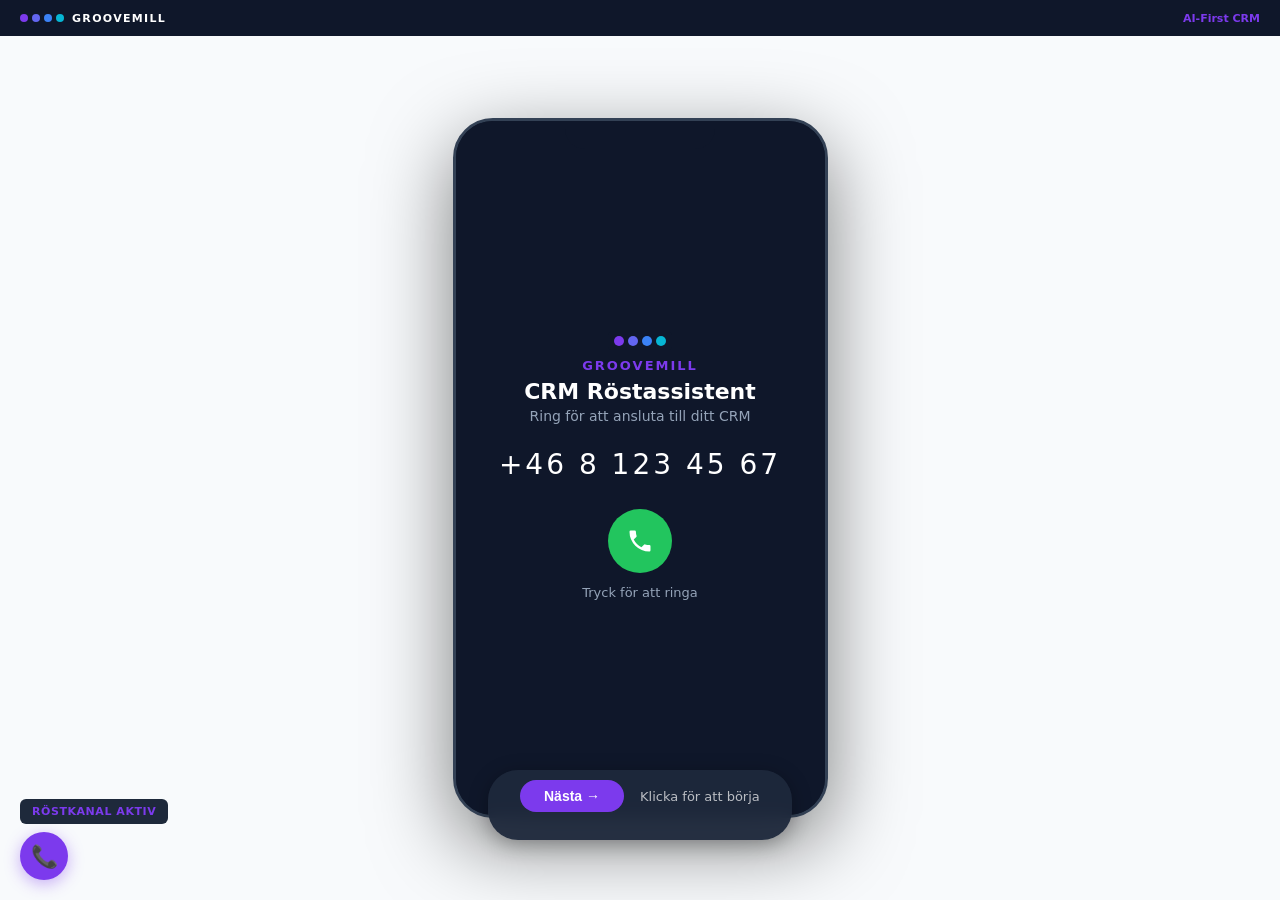
<file: Human/mockups/05-bankid-auth.html>
<!DOCTYPE html>
<html lang="sv">
<head>
<meta charset="UTF-8">
<meta name="viewport" content="width=device-width, initial-scale=1.0">
<title>BankID Auth + Voice CRM Dashboard</title>
<style>
/* ── Reset & Base ── */
*,*::before,*::after{box-sizing:border-box;margin:0;padding:0}
:root{
  --teal:#7C3AED;--teal-dark:#6D28D9;--teal-light:#c4b5fd;--teal-bg:rgba(124,58,237,.08);
  --purple:#7B61FF;--purple-light:#c4b5fd;
  --dark:#0f172a;--dark2:#1e293b;--dark3:#334155;
  --light:#f8fafc;--light2:#e2e8f0;--light3:#cbd5e1;
  --text:#0f172a;--text2:#475569;--text3:#94a3b8;
  --green:#22c55e;--green-light:#bbf7d0;
  --red:#ef4444;--orange:#f97316;
  --font:system-ui,'Segoe UI',sans-serif;
  --radius:12px;--radius-sm:8px;--radius-xs:6px;
}
html{font-size:16px}
body{
  font-family:var(--font);background:var(--light);color:#fff;
  min-height:100vh;display:flex;flex-direction:column;align-items:center;justify-content:center;
  overflow-x:hidden;transition:background .8s ease;padding-top:36px;
}
body.dashboard-mode{background:var(--light);color:var(--text)}

/* ── Phone Frame ── */
.phone-frame{
  position:relative;width:375px;height:700px;
  background:var(--dark);border:3px solid #334155;border-radius:40px;
  overflow:hidden;box-shadow:0 25px 80px rgba(0,0,0,.5);
  transition:all 1s cubic-bezier(.4,0,.2,1);
}
.phone-frame.expanding{
  width:min(1100px,95vw);height:auto;min-height:90vh;
  border-radius:16px;border-color:var(--light2);
  box-shadow:0 8px 40px rgba(0,0,0,.1);
}
.phone-notch{
  position:absolute;top:0;left:50%;transform:translateX(-50%);
  width:150px;height:28px;background:var(--dark);border-radius:0 0 20px 20px;z-index:20;
  transition:opacity .5s;
}
.expanding .phone-notch{opacity:0}
.phone-content{
  position:relative;width:100%;height:100%;
  display:flex;flex-direction:column;
}

/* ── Auth Screens (shared) ── */
.auth-screen{
  position:absolute;inset:0;display:flex;flex-direction:column;
  align-items:center;justify-content:center;padding:40px 30px;
  opacity:0;transition:opacity .4s ease;pointer-events:none;
  background:var(--dark);
}
.auth-screen.active{opacity:1;pointer-events:auto}

.gm-dots-auth{display:inline-flex;gap:4px;background:#0F172A;padding:4px 6px;border-radius:3px;margin-bottom:8px}
.gm-dots-auth span{width:10px;height:10px;border-radius:50%;background:#06B6D4}
.gm-dots-auth span:nth-child(1){background:#7C3AED}
.gm-dots-auth span:nth-child(2){background:#6366F1}
.gm-dots-auth span:nth-child(3){background:#3B82F6}
.gm-dots-auth span:nth-child(4){background:#06B6D4}
.auth-brand{font-size:13px;color:var(--teal);font-weight:700;letter-spacing:2px;text-transform:uppercase;margin-bottom:6px;text-align:center}
.auth-title{font-size:22px;font-weight:700;margin-bottom:4px;text-align:center}
.auth-subtitle{font-size:14px;color:var(--text3);text-align:center;margin-bottom:24px}

/* ── Screen 1: Dial ── */
.dial-number{font-size:28px;font-weight:300;letter-spacing:3px;margin-bottom:8px;color:#fff}
.call-btn{
  width:64px;height:64px;border-radius:50%;background:var(--green);
  display:flex;align-items:center;justify-content:center;
  margin-top:20px;cursor:pointer;transition:transform .15s;
  animation:callPulse 1s ease-in-out infinite;
}
.call-btn svg{width:28px;height:28px;fill:#fff}
@keyframes callPulse{
  0%,100%{box-shadow:0 0 0 0 rgba(34,197,94,.5)}
  50%{box-shadow:0 0 0 14px rgba(34,197,94,0)}
}
.call-status{font-size:13px;color:var(--text3);margin-top:12px;min-height:20px}

/* ── Screen 2: BankID ── */
.bankid-icon{
  width:80px;height:80px;border-radius:50%;
  background:linear-gradient(135deg,var(--teal),var(--purple));
  display:flex;align-items:center;justify-content:center;margin-bottom:20px;
  position:relative;
}
.bankid-spinner{
  position:absolute;inset:-4px;border-radius:50%;
  border:3px solid transparent;border-top-color:var(--teal);
  animation:spin 1s linear infinite;
}
@keyframes spin{to{transform:rotate(360deg)}}
.bankid-check{
  opacity:0;transform:scale(0);transition:all .4s cubic-bezier(.34,1.56,.64,1);
}
.bankid-check.show{opacity:1;transform:scale(1)}
.bankid-status{font-size:15px;color:var(--teal);font-weight:600;margin-top:12px;min-height:22px}

/* ── Screen 3: Welcome ── */
.welcome-avatar{
  width:72px;height:72px;border-radius:50%;
  background:linear-gradient(135deg,var(--teal),var(--green));
  display:flex;align-items:center;justify-content:center;
  font-size:28px;font-weight:700;color:#fff;margin-bottom:16px;
  box-shadow:0 0 0 4px rgba(34,197,94,.25);
}
.welcome-name{font-size:24px;font-weight:700;margin-bottom:4px}
.welcome-role{font-size:14px;color:var(--text3);margin-bottom:16px;text-align:center}
.welcome-badge{
  display:inline-flex;align-items:center;gap:6px;
  background:rgba(34,197,94,.15);color:var(--green);
  padding:6px 14px;border-radius:20px;font-size:13px;font-weight:600;
}
.welcome-badge svg{width:14px;height:14px;fill:var(--green)}

/* ── Dashboard Layout ── */
.dashboard-wrapper{
  display:none;flex-direction:column;width:100%;min-height:90vh;
  background:var(--light);
}
.dashboard-wrapper.active{display:flex}

/* Top voice bar */
.voice-bar{
  display:flex;align-items:center;justify-content:space-between;
  background:var(--dark);color:#fff;padding:10px 20px;
  font-size:13px;position:sticky;top:0;z-index:30;
  border-radius:16px 16px 0 0;
}
.vb-left{display:flex;align-items:center;gap:8px}
.vb-dot{width:8px;height:8px;border-radius:50%;background:var(--green);animation:dotPulse 2s infinite}
@keyframes dotPulse{0%,100%{opacity:1}50%{opacity:.4}}
.vb-center{display:flex;align-items:center;gap:10px}
.voice-bars{display:flex;align-items:center;gap:2px;height:20px}
.voice-bars span{
  display:block;width:3px;border-radius:2px;background:var(--teal);
  animation:vbar 1.2s ease-in-out infinite;
}
.voice-bars span:nth-child(1){height:6px;animation-delay:0s}
.voice-bars span:nth-child(2){height:10px;animation-delay:.15s}
.voice-bars span:nth-child(3){height:6px;animation-delay:.3s}
@keyframes vbar{0%,100%{transform:scaleY(1)}50%{transform:scaleY(1.8)}}
.vb-transcript{
  font-size:13px;color:var(--teal-light);max-width:400px;
  white-space:nowrap;overflow:hidden;text-overflow:ellipsis;
  opacity:0;transition:opacity .3s;
}
.vb-transcript.show{opacity:1}
.vb-right{color:var(--text3);font-size:12px;display:flex;align-items:center;gap:12px}
.vb-timer{font-variant-numeric:tabular-nums}
/* Voice response */
.voice-response{
  background:var(--dark2);color:var(--light2);font-size:13px;
  padding:8px 20px;border-bottom:1px solid var(--dark3);
  opacity:0;max-height:0;overflow:hidden;transition:all .4s ease;
}
.voice-response.show{opacity:1;max-height:60px;padding:10px 20px}

/* Dashboard content */
.dash-content{
  flex:1;padding:20px;display:flex;flex-direction:column;gap:16px;
  background:var(--light);
}
.dash-row{
  display:grid;gap:16px;
  opacity:0;transform:translateY(20px);
  transition:all .6s cubic-bezier(.4,0,.2,1);
}
.dash-row.show{opacity:1;transform:translateY(0)}
.dash-row.row1{grid-template-columns:1fr 1.3fr 1.5fr}
.dash-row.row2{grid-template-columns:1fr 1.5fr 1fr}

/* Cards */
.card{
  background:#fff;border-radius:var(--radius);padding:18px;
  box-shadow:0 1px 3px rgba(0,0,0,.06);border:1px solid var(--light2);
}
.card-title{
  font-size:12px;font-weight:600;color:var(--text3);
  text-transform:uppercase;letter-spacing:.5px;margin-bottom:12px;
}

/* KPI cards */
.kpi-group{display:flex;flex-direction:column;gap:10px}
.kpi{
  background:var(--light);border-radius:var(--radius-sm);padding:14px 16px;
  border-left:3px solid var(--teal);
}
.kpi-label{font-size:11px;color:var(--text3);margin-bottom:4px;text-transform:uppercase;letter-spacing:.5px}
.kpi-row{display:flex;align-items:baseline;gap:8px}
.kpi-value{font-size:26px;font-weight:800;color:var(--text)}
.kpi-trend{
  font-size:12px;font-weight:700;color:var(--green);
  display:flex;align-items:center;gap:2px;
}
.kpi-trend.down{color:var(--red)}
.kpi-extra{margin-top:4px}

/* Funnel */
.funnel-bars{display:flex;flex-direction:column;gap:10px}
.funnel-row{display:flex;align-items:center;gap:10px}
.funnel-label{font-size:12px;color:var(--text2);width:85px;text-align:right;font-weight:500}
.funnel-bar-wrap{flex:1;height:28px;background:var(--light);border-radius:14px;overflow:hidden;position:relative}
.funnel-bar{
  height:100%;border-radius:14px;
  display:flex;align-items:center;padding-left:12px;
  font-size:12px;font-weight:700;color:#fff;
  width:0;transition:width 1.2s cubic-bezier(.4,0,.2,1);
}
.funnel-conv{font-size:11px;color:var(--text3);width:42px;text-align:center}

/* Top deals table */
.deals-table{width:100%;font-size:13px}
.deals-table th{
  text-align:left;font-size:11px;color:var(--text3);font-weight:600;
  text-transform:uppercase;letter-spacing:.5px;padding:0 6px 8px;
  border-bottom:1px solid var(--light2);
}
.deals-table td{padding:8px 6px;border-bottom:1px solid var(--light);vertical-align:middle}
.deals-table .deal-name{font-weight:600;color:var(--text)}
.deals-table .deal-type{color:var(--text3);font-size:12px}
.deals-table .deal-amount{font-weight:700;color:var(--text);font-variant-numeric:tabular-nums;text-align:right}
.deal-stage-bar{height:6px;border-radius:3px;background:var(--light2);width:80px;overflow:hidden;display:inline-block;vertical-align:middle}
.deal-stage-fill{height:100%;border-radius:3px;width:0;transition:width 1s ease}
.stage-badge{
  display:inline-block;font-size:11px;font-weight:600;padding:2px 8px;
  border-radius:10px;margin-left:6px;
}
.stage-ny{background:#ede9fe;color:#6D28D9}
.stage-offert{background:var(--teal-bg);color:var(--teal-dark)}
.stage-forhandling{background:rgba(123,97,255,.1);color:var(--purple)}
.stage-vunnen{background:var(--green-light);color:#16a34a}

/* Comparison bars */
.comp-group{display:flex;flex-direction:column;gap:14px}
.comp-item{display:flex;flex-direction:column;gap:4px}
.comp-header{display:flex;justify-content:space-between;align-items:center}
.comp-label{font-size:12px;font-weight:600;color:var(--text2)}
.comp-change{
  font-size:11px;font-weight:700;padding:2px 8px;border-radius:10px;
}
.comp-change.up{background:var(--green-light);color:#16a34a}
.comp-change.down{background:#fecaca;color:var(--red)}
.comp-bars{display:flex;gap:4px;align-items:flex-end;height:32px}
.comp-bar{
  border-radius:4px 4px 0 0;min-width:0;
  display:flex;flex-direction:column;align-items:center;justify-content:flex-end;
  position:relative;height:0;transition:height 1s cubic-bezier(.4,0,.2,1);
}
.comp-bar-label{
  position:absolute;top:-16px;font-size:10px;font-weight:700;
  white-space:nowrap;color:var(--text2);
}
.comp-bar.prev{background:var(--light3);flex:1}
.comp-bar.curr{background:var(--teal);flex:1}
.comp-legend{display:flex;gap:12px;margin-top:8px;font-size:11px;color:var(--text3)}
.comp-legend span{display:flex;align-items:center;gap:4px}
.comp-legend .dot{width:8px;height:8px;border-radius:2px}
.comp-legend .dot.prev{background:var(--light3)}
.comp-legend .dot.curr{background:var(--teal)}

/* Trend chart */
.trend-chart{position:relative}
.trend-callout{
  position:absolute;top:8px;right:8px;
  background:var(--teal-bg);color:var(--teal-dark);
  font-size:11px;font-weight:600;padding:4px 10px;border-radius:6px;
  opacity:0;transition:opacity .5s;
}
.trend-callout.show{opacity:1}

/* AI Insight */
.insight-card{display:flex;flex-direction:column;gap:10px}
.insight-main{
  background:linear-gradient(135deg,rgba(123,97,255,.06),rgba(124,58,237,.06));
  border-radius:var(--radius-sm);padding:14px;border-left:3px solid var(--purple);
  font-size:13px;line-height:1.5;color:var(--text2);
}
.insight-compare{
  display:flex;align-items:center;gap:12px;
  background:var(--light);border-radius:var(--radius-sm);padding:12px 14px;
}
.insight-val{font-size:22px;font-weight:800;color:var(--text)}
.insight-arrow{color:var(--green);font-size:20px;animation:insightArrow 1.5s ease-in-out infinite}
@keyframes insightArrow{0%,100%{transform:translateX(0)}50%{transform:translateX(6px)}}
.insight-label{font-size:11px;color:var(--text3)}
.insight-suggestion{
  font-size:12px;color:var(--text3);line-height:1.5;
  padding:10px 14px;background:var(--light);border-radius:var(--radius-sm);
}

/* ── Responsive ── */
@media(max-width:900px){
  .dash-row.row1,.dash-row.row2{grid-template-columns:1fr}
  .phone-frame.expanding{width:98vw}
  .voice-bar{border-radius:0;font-size:12px;padding:8px 12px}
}
@media(max-width:500px){
  .phone-frame{width:95vw;height:85vh}
}
.gm-global-header{position:fixed;top:0;left:0;right:0;height:36px;background:#0F172A;display:flex;align-items:center;justify-content:space-between;padding:0 20px;z-index:9999;font-family:system-ui,-apple-system,sans-serif}
.gm-global-header .gm-logo-dots{display:flex;gap:4px;margin-right:8px}
.gm-global-header .gm-logo-dots span{width:8px;height:8px;border-radius:50%;background:#06B6D4}
.gm-global-header .gm-logo-dots span:nth-child(1){background:#7C3AED}
.gm-global-header .gm-logo-dots span:nth-child(2){background:#6366F1}
.gm-global-header .gm-logo-dots span:nth-child(3){background:#3B82F6}
.gm-global-header .gm-logo-dots span:nth-child(4){background:#06B6D4}
.gm-global-header .gm-left{display:flex;align-items:center}
.gm-global-header .gm-brand-text{color:#fff;font-size:11px;font-weight:700;letter-spacing:0.12em;text-transform:uppercase}
.gm-global-header .gm-right{color:#7C3AED;font-size:11px;font-weight:700}

/* ── Step Controls ── */
.step-controls{position:fixed;bottom:60px;left:50%;transform:translateX(-50%);display:flex;align-items:center;gap:16px;z-index:9998;background:rgba(30,41,59,0.95);padding:10px 24px;border-radius:30px;box-shadow:0 4px 20px rgba(0,0,0,0.3);backdrop-filter:blur(8px);flex-wrap:wrap;justify-content:center}
.step-controls button{background:#7C3AED;color:#fff;border:none;padding:8px 24px;border-radius:20px;font-size:14px;font-weight:700;cursor:pointer;transition:background 0.2s}
.step-controls button:hover{background:#6D28D9}
#stepCounter{color:rgba(255,255,255,0.7);font-size:13px;font-weight:300;min-width:120px}
.step-note{width:100%;text-align:center;color:rgba(255,255,255,0.5);font-size:12px;font-style:italic;line-height:1.3;margin-top:2px}

/* ── Voice FAB (active indicator) ── */
.voice-fab{position:fixed;bottom:20px;left:20px;z-index:9998}
.voice-fab-icon{width:48px;height:48px;border-radius:50%;background:#7C3AED;display:flex;align-items:center;justify-content:center;font-size:22px;box-shadow:0 4px 16px rgba(124,58,237,0.4);animation:pulse-voice 2s infinite}
.voice-fab-label{position:absolute;bottom:56px;left:0;background:#1e293b;color:#7C3AED;padding:6px 12px;border-radius:6px;font-size:11px;font-weight:700;white-space:nowrap;letter-spacing:0.05em;text-transform:uppercase}
@keyframes pulse-voice{0%,100%{box-shadow:0 4px 16px rgba(124,58,237,0.4)}50%{box-shadow:0 4px 24px rgba(124,58,237,0.7)}}
</style>
</head>
<body>
<div class="gm-global-header"><div class="gm-left"><div class="gm-logo-dots"><span></span><span></span><span></span><span></span></div><span class="gm-brand-text">Groovemill</span></div><div class="gm-right">AI-First CRM</div></div>

<!-- ════════════════════════════════════════════ -->
<!-- PHONE FRAME (holds auth screens + dashboard) -->
<!-- ════════════════════════════════════════════ -->
<div class="phone-frame" id="phoneFrame">
  <div class="phone-notch"></div>
  <div class="phone-content">

    <!-- ── Auth Screen 1: Dial ── -->
    <div class="auth-screen active" id="screen1">
      <div class="auth-brand"><span class="gm-dots-auth"><span></span><span></span><span></span><span></span></span><br>Groovemill</div>
      <div class="auth-title">CRM Röstassistent</div>
      <div class="auth-subtitle">Ring för att ansluta till ditt CRM</div>
      <div class="dial-number" id="dialNumber">+46 8 123 45 67</div>
      <div class="call-btn" id="callBtn">
        <svg viewBox="0 0 24 24"><path d="M6.62 10.79a15.05 15.05 0 006.59 6.59l2.2-2.2a1 1 0 011.01-.24 11.36 11.36 0 003.58.57 1 1 0 011 1V20a1 1 0 01-1 1A17 17 0 013 4a1 1 0 011-1h3.5a1 1 0 011 1 11.36 11.36 0 00.57 3.58 1 1 0 01-.25 1.01l-2.2 2.2z"/></svg>
      </div>
      <div class="call-status" id="callStatus">Tryck för att ringa</div>
    </div>

    <!-- ── Auth Screen 2: BankID ── -->
    <div class="auth-screen" id="screen2">
      <div class="bankid-icon" id="bankidIcon">
        <div class="bankid-spinner" id="bankidSpinner"></div>
        <svg width="36" height="36" viewBox="0 0 24 24" fill="#fff" id="bankidLock">
          <path d="M12 1a5 5 0 00-5 5v2H6a2 2 0 00-2 2v10a2 2 0 002 2h12a2 2 0 002-2V10a2 2 0 00-2-2h-1V6a5 5 0 00-5-5zm0 2a3 3 0 013 3v2H9V6a3 3 0 013-3zm0 10a2 2 0 110 4 2 2 0 010-4z"/>
        </svg>
        <svg class="bankid-check" id="bankidCheck" width="40" height="40" viewBox="0 0 40 40" style="position:absolute">
          <circle cx="20" cy="20" r="20" fill="var(--green)"/>
          <path d="M12 20l5 5 11-11" stroke="#fff" stroke-width="3" fill="none" stroke-linecap="round" stroke-linejoin="round"/>
        </svg>
      </div>
      <div class="auth-title" id="bankidTitle">Identifiera med BankID</div>
      <div class="auth-subtitle">Öppna BankID-appen på din enhet</div>
      <div class="bankid-status" id="bankidStatus">Väntar på BankID...</div>
    </div>

    <!-- ── Auth Screen 3: Welcome ── -->
    <div class="auth-screen" id="screen3">
      <div class="welcome-avatar">AL</div>
      <div class="welcome-name">Anna Lindberg</div>
      <div class="welcome-role">Försäljningschef — Groovemill</div>
      <div class="welcome-badge">
        <svg viewBox="0 0 24 24"><path d="M9 16.17L4.83 12l-1.42 1.41L9 19 21 7l-1.41-1.41L9 16.17z"/></svg>
        Full CRM-åtkomst beviljad
      </div>
    </div>

    <!-- ── Dashboard ── -->
    <div class="dashboard-wrapper" id="dashboard">
      <!-- Voice bar -->
      <div class="voice-bar">
        <div class="vb-left">
          <span class="vb-dot"></span>
          <span>Anna Lindberg — Verifierad</span>
        </div>
        <div class="vb-center">
          <div class="voice-bars" id="voiceBars">
            <span></span><span></span><span></span>
          </div>
          <div class="vb-transcript" id="transcript"></div>
        </div>
        <div class="vb-right">
          <span class="vb-timer" id="timer">0:08</span>
          <!-- replay removed: using step-controls -->
        </div>
      </div>

      <!-- Voice response -->
      <div class="voice-response" id="voiceResp1"></div>
      <div class="voice-response" id="voiceResp2"></div>

      <!-- Dashboard content -->
      <div class="dash-content">

        <!-- ═══ ROW 1: Pipeline overview ═══ -->
        <div class="dash-row row1" id="row1">

          <!-- KPI cards -->
          <div class="card">
            <div class="card-title">Pipeline-översikt</div>
            <div class="kpi-group">
              <div class="kpi">
                <div class="kpi-label">Aktiva affärer</div>
                <div class="kpi-row">
                  <span class="kpi-value" id="kpiDeals">0</span>
                  <span class="kpi-trend">&#9650; 3</span>
                </div>
              </div>
              <div class="kpi">
                <div class="kpi-label">Pipeline-värde</div>
                <div class="kpi-row">
                  <span class="kpi-value" id="kpiValue">0</span>
                  <span class="kpi-trend">Mkr</span>
                </div>
                <div class="kpi-extra">
                  <svg id="sparkline1" width="100%" height="30" viewBox="0 0 160 30" preserveAspectRatio="none">
                    <defs>
                      <linearGradient id="sparkGrad" x1="0" y1="0" x2="0" y2="1">
                        <stop offset="0%" stop-color="var(--teal)" stop-opacity=".3"/>
                        <stop offset="100%" stop-color="var(--teal)" stop-opacity="0"/>
                      </linearGradient>
                    </defs>
                    <path d="M0,25 C20,22 40,20 60,18 C80,16 100,8 120,12 C140,16 155,6 160,4" fill="none" stroke="var(--teal)" stroke-width="2" class="spark-line"/>
                    <path d="M0,25 C20,22 40,20 60,18 C80,16 100,8 120,12 C140,16 155,6 160,4 L160,30 L0,30Z" fill="url(#sparkGrad)" class="spark-area"/>
                    <circle cx="160" cy="4" r="3" fill="var(--teal)" class="spark-dot"/>
                  </svg>
                </div>
              </div>
              <div class="kpi">
                <div class="kpi-label">Prognostiserat</div>
                <div class="kpi-row">
                  <span class="kpi-value" id="kpiForecast">0</span>
                  <span class="kpi-trend">Mkr</span>
                </div>
                <div class="kpi-extra">
                  <div style="height:6px;border-radius:3px;background:var(--light2);overflow:hidden;margin-top:4px">
                    <div id="confBar" style="height:100%;width:0;border-radius:3px;background:linear-gradient(90deg,var(--teal),var(--green));transition:width 1.5s ease"></div>
                  </div>
                  <div style="font-size:11px;color:var(--text3);margin-top:2px">64% konfidens</div>
                </div>
              </div>
            </div>
          </div>

          <!-- Funnel -->
          <div class="card">
            <div class="card-title">Försäljningstratt</div>
            <div class="funnel-bars">
              <div class="funnel-row">
                <span class="funnel-label">Ny</span>
                <div class="funnel-bar-wrap">
                  <div class="funnel-bar" id="fb1" style="background:linear-gradient(90deg,#a78bfa,var(--teal))">5</div>
                </div>
                <span class="funnel-conv"></span>
              </div>
              <div class="funnel-row">
                <span class="funnel-label">Offert</span>
                <div class="funnel-bar-wrap">
                  <div class="funnel-bar" id="fb2" style="background:linear-gradient(90deg,var(--teal),var(--teal-dark))">4</div>
                </div>
                <span class="funnel-conv">80%</span>
              </div>
              <div class="funnel-row">
                <span class="funnel-label">Förhandling</span>
                <div class="funnel-bar-wrap">
                  <div class="funnel-bar" id="fb3" style="background:linear-gradient(90deg,var(--teal-dark),var(--purple))">3</div>
                </div>
                <span class="funnel-conv">75%</span>
              </div>
              <div class="funnel-row">
                <span class="funnel-label">Vunnen</span>
                <div class="funnel-bar-wrap">
                  <div class="funnel-bar" id="fb4" style="background:linear-gradient(90deg,var(--purple),var(--green))">2</div>
                </div>
                <span class="funnel-conv">67%</span>
              </div>
            </div>
          </div>

          <!-- Top 5 Deals -->
          <div class="card">
            <div class="card-title">Topp 5 affärer</div>
            <table class="deals-table">
              <thead>
                <tr><th>Kund</th><th>Tjänst</th><th style="text-align:right">Värde</th><th>Status</th></tr>
              </thead>
              <tbody id="dealsBody">
              </tbody>
            </table>
          </div>
        </div>

        <!-- ═══ ROW 2: Comparison ═══ -->
        <div class="dash-row row2" id="row2">

          <!-- Month comparison -->
          <div class="card">
            <div class="card-title">Feb vs Mar — Jämförelse</div>
            <div class="comp-group" id="compGroup">
            </div>
            <div class="comp-legend" style="margin-top:12px">
              <span><span class="dot prev"></span> Feb</span>
              <span><span class="dot curr"></span> Mar</span>
            </div>
          </div>

          <!-- Trend chart -->
          <div class="card trend-chart">
            <div class="card-title">Pipeline-trend (6 månader)</div>
            <div class="trend-callout" id="trendCallout">Bästa månaden sedan oktober</div>
            <svg id="trendSVG" width="100%" height="220" viewBox="0 0 500 220" preserveAspectRatio="xMidYMid meet">
              <defs>
                <linearGradient id="tealGrad" x1="0" y1="0" x2="0" y2="1">
                  <stop offset="0%" stop-color="var(--teal)" stop-opacity=".25"/>
                  <stop offset="100%" stop-color="var(--teal)" stop-opacity="0"/>
                </linearGradient>
                <linearGradient id="purpleGrad" x1="0" y1="0" x2="0" y2="1">
                  <stop offset="0%" stop-color="var(--purple)" stop-opacity=".2"/>
                  <stop offset="100%" stop-color="var(--purple)" stop-opacity="0"/>
                </linearGradient>
              </defs>
              <!-- Grid -->
              <line x1="50" y1="30" x2="50" y2="190" stroke="var(--light2)" stroke-width="1"/>
              <line x1="50" y1="190" x2="480" y2="190" stroke="var(--light2)" stroke-width="1"/>
              <line x1="50" y1="110" x2="480" y2="110" stroke="var(--light2)" stroke-width="1" stroke-dasharray="4,4" opacity=".5"/>
              <line x1="50" y1="70" x2="480" y2="70" stroke="var(--light2)" stroke-width="1" stroke-dasharray="4,4" opacity=".5"/>
              <line x1="50" y1="150" x2="480" y2="150" stroke="var(--light2)" stroke-width="1" stroke-dasharray="4,4" opacity=".5"/>
              <!-- Y axis labels -->
              <text x="44" y="74" text-anchor="end" font-size="10" fill="var(--text3)">4M</text>
              <text x="44" y="114" text-anchor="end" font-size="10" fill="var(--text3)">3M</text>
              <text x="44" y="154" text-anchor="end" font-size="10" fill="var(--text3)">2M</text>
              <text x="44" y="194" text-anchor="end" font-size="10" fill="var(--text3)">1M</text>
              <!-- X axis labels -->
              <text x="80" y="210" text-anchor="middle" font-size="11" fill="var(--text3)">Okt</text>
              <text x="160" y="210" text-anchor="middle" font-size="11" fill="var(--text3)">Nov</text>
              <text x="240" y="210" text-anchor="middle" font-size="11" fill="var(--text3)">Dec</text>
              <text x="320" y="210" text-anchor="middle" font-size="11" fill="var(--text3)">Jan</text>
              <text x="400" y="210" text-anchor="middle" font-size="11" fill="var(--text3)">Feb</text>
              <text x="470" y="210" text-anchor="middle" font-size="11" fill="var(--text3)" font-weight="700">Mar</text>
              <!-- Pipeline line (teal) -->
              <path id="trendArea1" d="M80,80 C120,95 160,120 240,130 C300,136 360,125 400,115 C430,108 455,88 470,75 L470,190 L80,190Z" fill="url(#tealGrad)" opacity="0">
                <animate attributeName="opacity" from="0" to="1" dur="1s" begin="0s" fill="freeze"/>
              </path>
              <path id="trendLine1" d="M80,80 C120,95 160,120 240,130 C300,136 360,125 400,115 C430,108 455,88 470,75"
                fill="none" stroke="var(--teal)" stroke-width="2.5" stroke-linecap="round"
                stroke-dasharray="600" stroke-dashoffset="600">
              </path>
              <!-- Vunna line (purple) -->
              <path id="trendArea2" d="M80,140 C120,145 160,155 240,150 C300,146 360,140 400,130 C430,124 455,112 470,105 L470,190 L80,190Z" fill="url(#purpleGrad)" opacity="0">
                <animate attributeName="opacity" from="0" to="1" dur="1s" begin="0s" fill="freeze"/>
              </path>
              <path id="trendLine2" d="M80,140 C120,145 160,155 240,150 C300,146 360,140 400,130 C430,124 455,112 470,105"
                fill="none" stroke="var(--purple)" stroke-width="2.5" stroke-linecap="round"
                stroke-dasharray="600" stroke-dashoffset="600">
              </path>
              <!-- Data dots March -->
              <circle id="dot1" cx="470" cy="75" r="0" fill="var(--teal)" stroke="#fff" stroke-width="2"/>
              <circle id="dot2" cx="470" cy="105" r="0" fill="var(--purple)" stroke="#fff" stroke-width="2"/>
              <!-- Legend -->
              <rect x="60" y="2" width="10" height="10" rx="2" fill="var(--teal)"/>
              <text x="75" y="11" font-size="11" fill="var(--text2)">Pipeline-värde</text>
              <rect x="190" y="2" width="10" height="10" rx="2" fill="var(--purple)"/>
              <text x="205" y="11" font-size="11" fill="var(--text2)">Vunna affärer kumulativt</text>
            </svg>
          </div>

          <!-- AI Insight -->
          <div class="card">
            <div class="card-title" style="display:flex;align-items:center;gap:6px">
              <span style="font-size:16px">&#128161;</span> AI-insikt
            </div>
            <div class="insight-card" id="insightCard">
              <div class="insight-main">
                Konverteringsgraden har ökat 3 månader i rad. Största förbättringen: <strong>Offert &#8594; Förhandling (+15pp)</strong>
              </div>
              <div class="insight-compare">
                <div style="text-align:center">
                  <div class="insight-val">60%</div>
                  <div class="insight-label">Före</div>
                </div>
                <div class="insight-arrow" style="font-size:28px">&#8594;</div>
                <div style="text-align:center">
                  <div class="insight-val" style="color:var(--green)">75%</div>
                  <div class="insight-label">Nu</div>
                </div>
              </div>
              <div class="insight-suggestion">
                &#128203; <strong>Rekommendation:</strong> Fortsätt med samma strategi — fler platsbesök tidigt i processen ger högre konvertering från offert till förhandling.
              </div>
            </div>
          </div>
        </div>

      </div><!-- /dash-content -->
    </div><!-- /dashboard -->

  </div><!-- /phone-content -->
</div><!-- /phone-frame -->

<!-- ── Step Controls ── -->
<div class="step-controls">
  <button id="btnNext" onclick="nextStep()">Nästa →</button>
  <span id="stepCounter">Klicka för att börja</span>
  <div id="stepNote" class="step-note"></div>
</div>

<!-- ── Voice FAB (active indicator) ── -->
<div class="voice-fab active">
  <div class="voice-fab-icon">📞</div>
  <div class="voice-fab-label">Röstkanal aktiv</div>
</div>

<script>
// ══════════════════════════════════════════════
// CLICK-TO-ADVANCE ENGINE
// ══════════════════════════════════════════════

const $ = id => document.getElementById(id);
const frame = $('phoneFrame');
let timerSec = 8;
let timerInterval = null;
const timeouts = [];
const TOTAL_STEPS = 11;
let currentStep = 0;

function schedule(fn, ms) {
  const t = setTimeout(fn, ms);
  timeouts.push(t);
  return t;
}

// ── Deals data ──
const deals = [
  { name: 'Nordea', type: 'Konsulting', amount: '890k', pct: 100, stage: 'Offert', cls: 'stage-offert' },
  { name: 'Castellum', type: 'Plattform', amount: '670k', pct: 80, stage: 'Förhandling', cls: 'stage-forhandling' },
  { name: 'Vasakronan', type: 'Integration', amount: '450k', pct: 40, stage: 'Ny', cls: 'stage-ny' },
  { name: 'BRF Klippan', type: 'Support', amount: '120k', pct: 30, stage: 'Ny', cls: 'stage-ny' },
  { name: 'Riksbyggen', type: 'Licens', amount: '85k', pct: 80, stage: 'Offert', cls: 'stage-offert' },
];

function buildDealsTable() {
  const tbody = $('dealsBody');
  tbody.innerHTML = '';
  deals.forEach((d, i) => {
    const tr = document.createElement('tr');
    tr.innerHTML = `
      <td class="deal-name">${d.name}</td>
      <td class="deal-type">${d.type}</td>
      <td class="deal-amount">${d.amount}</td>
      <td>
        <span class="deal-stage-bar"><span class="deal-stage-fill" id="dsf${i}"></span></span>
        <span class="stage-badge ${d.cls}">${d.stage}</span>
      </td>`;
    tbody.appendChild(tr);
  });
}

// ── Comparison data ──
const compData = [
  { label: 'Nya affärer', prev: 8, curr: 12, max: 14, change: '+50%', up: true },
  { label: 'Vunna', prev: 5, curr: 7, max: 9, change: '+40%', up: true },
  { label: 'Värde (Mkr)', prev: 2.8, curr: 3.3, max: 4, change: '+18%', up: true },
  { label: 'Win rate (%)', prev: 71, curr: 78, max: 100, change: '+10%', up: true },
];

function buildComparison() {
  const group = $('compGroup');
  group.innerHTML = '';
  compData.forEach((d, i) => {
    const div = document.createElement('div');
    div.className = 'comp-item';
    div.innerHTML = `
      <div class="comp-header">
        <span class="comp-label">${d.label}</span>
        <span class="comp-change ${d.up ? 'up' : 'down'}">${d.change}</span>
      </div>
      <div class="comp-bars">
        <div class="comp-bar prev" id="cprev${i}" style="height:0">
          <span class="comp-bar-label">${typeof d.prev === 'number' && d.prev % 1 !== 0 ? d.prev.toFixed(1) : d.prev}</span>
        </div>
        <div class="comp-bar curr" id="ccurr${i}" style="height:0">
          <span class="comp-bar-label">${typeof d.curr === 'number' && d.curr % 1 !== 0 ? d.curr.toFixed(1) : d.curr}</span>
        </div>
      </div>`;
    group.appendChild(div);
  });
}

// ── Counter animation ──
function animateCounter(el, target, suffix, duration) {
  const isFloat = target % 1 !== 0;
  const start = performance.now();
  function step(now) {
    const p = Math.min((now - start) / duration, 1);
    const eased = 1 - Math.pow(1 - p, 3);
    const v = eased * target;
    el.textContent = isFloat ? v.toFixed(1) : Math.round(v);
    if (suffix) el.textContent += suffix;
    if (p < 1) requestAnimationFrame(step);
  }
  requestAnimationFrame(step);
}

// ── Transcript typing ──
function typeTranscript(text, speed) {
  const el = $('transcript');
  el.textContent = '';
  el.classList.add('show');
  let i = 0;
  function tick() {
    if (i <= text.length) {
      el.textContent = text.substring(0, i);
      i++;
      schedule(tick, speed || 35);
    }
  }
  tick();
}

// ── Timer ──
function startTimer() {
  if (timerInterval) clearInterval(timerInterval);
  timerInterval = setInterval(() => {
    timerSec++;
    const m = Math.floor(timerSec / 60);
    const s = timerSec % 60;
    $('timer').textContent = m + ':' + (s < 10 ? '0' : '') + s;
  }, 1000);
}

// ══════════════════════════════════════════════
// SCREEN HELPERS
// ══════════════════════════════════════════════

function showScreen(id) {
  document.querySelectorAll('.auth-screen').forEach(s => s.classList.remove('active'));
  $(id).classList.add('active');
}

const stepNotes = [
  "Anv\u00e4ndaren ringer CRM-assistentens telefonnummer",
  "BankID-verifiering startar automatiskt",
  "Identifiering klar \u2014 snabb och s\u00e4ker",
  "V\u00e4lkomstsk\u00e4rm med namn och roll",
  "\u00d6verg\u00e5ng till full dashboard \u2014 r\u00f6stkanal aktiv",
  "Anv\u00e4ndaren fr\u00e5gar om pipeline via r\u00f6st",
  "KPI-kort, f\u00f6rs\u00e4ljningstratt och topplista \u2014 allt visuellt",
  "AI:n l\u00e4ser upp sammanfattningen",
  "F\u00f6ljdfr\u00e5ga: j\u00e4mf\u00f6r med f\u00f6rra m\u00e5naden",
  "J\u00e4mf\u00f6relsediagram, trendlinjer och AI-insikt",
  "Sammanfattning uppl\u00e4st \u2014 helt handsfree"
];

function updateCounter() {
  $('stepCounter').textContent = 'Steg ' + currentStep + ' / ' + TOTAL_STEPS;
  $('btnNext').textContent = currentStep >= TOTAL_STEPS ? 'Börja om ↺' : 'Nästa →';
  document.getElementById('stepNote').textContent = stepNotes[currentStep - 1] || '';
}

// ══════════════════════════════════════════════
// RESET
// ══════════════════════════════════════════════

function resetAll() {
  timeouts.forEach(t => clearTimeout(t));
  timeouts.length = 0;
  if (timerInterval) { clearInterval(timerInterval); timerInterval = null; }
  timerSec = 8;
  currentStep = 0;

  // Reset auth
  document.querySelectorAll('.auth-screen').forEach(s => s.classList.remove('active'));
  $('screen1').classList.add('active');
  $('callStatus').textContent = 'Tryck för att ringa';
  $('callStatus').style.color = '';
  $('callBtn').style.animation = 'callPulse 1s ease-in-out infinite';
  $('bankidSpinner').style.display = '';
  $('bankidLock').style.display = '';
  $('bankidCheck').classList.remove('show');
  $('bankidTitle').textContent = 'Identifiera med BankID';
  $('bankidStatus').textContent = 'Väntar på BankID...';

  // Reset frame
  frame.classList.remove('expanding');
  document.body.classList.remove('dashboard-mode');
  $('dashboard').classList.remove('active');

  // Reset dashboard
  $('row1').classList.remove('show');
  $('row2').classList.remove('show');
  $('transcript').classList.remove('show');
  $('transcript').textContent = '';
  $('voiceResp1').classList.remove('show');
  $('voiceResp1').textContent = '';
  $('voiceResp2').classList.remove('show');
  $('voiceResp2').textContent = '';
  $('trendCallout').classList.remove('show');
  $('timer').textContent = '0:08';

  // Reset trend lines
  $('trendLine1').style.transition = 'none';
  $('trendLine1').style.strokeDashoffset = '600';
  $('trendLine2').style.transition = 'none';
  $('trendLine2').style.strokeDashoffset = '600';
  $('trendArea1').style.transition = 'none';
  $('trendArea1').style.opacity = '0';
  $('trendArea2').style.transition = 'none';
  $('trendArea2').style.opacity = '0';
  $('dot1').setAttribute('r', '0');
  $('dot2').setAttribute('r', '0');

  // Reset funnel bars
  ['fb1','fb2','fb3','fb4'].forEach(id => { const e = $(id); if (e) e.style.width = '0'; });
  // Reset confidence bar
  const cb = $('confBar'); if (cb) cb.style.width = '0';

  $('stepCounter').textContent = 'Klicka för att börja';
  $('btnNext').textContent = 'Nästa →';
  document.getElementById('stepNote').textContent = '';
}

// ══════════════════════════════════════════════
// STEP DEFINITIONS (11 steps)
// ══════════════════════════════════════════════

function runStep(step) {
  switch (step) {

    // 1 — Dial screen: call initiates
    case 1:
      $('callBtn').style.animation = 'none';
      $('callStatus').textContent = 'Ringer...';
      schedule(() => { $('callStatus').textContent = 'Ansluter...'; }, 400);
      schedule(() => {
        $('callStatus').textContent = 'Ansluten \u2713';
        $('callStatus').style.color = 'var(--green)';
      }, 800);
      break;

    // 2 — BankID verification starts
    case 2:
      $('callStatus').style.color = '';
      showScreen('screen2');
      schedule(() => { $('bankidStatus').textContent = 'Identifierar...'; }, 300);
      break;

    // 3 — BankID checkmark, verified
    case 3:
      $('bankidSpinner').style.display = 'none';
      $('bankidLock').style.display = 'none';
      $('bankidCheck').classList.add('show');
      $('bankidTitle').textContent = 'Identifiering klar!';
      $('bankidStatus').textContent = '';
      $('bankidStatus').innerHTML = '<span style="color:var(--green)">&#10003; Verifierad</span>';
      break;

    // 4 — Welcome screen with identity
    case 4:
      showScreen('screen3');
      break;

    // 5 — Phone expands to dashboard
    case 5:
      document.querySelectorAll('.auth-screen').forEach(s => s.classList.remove('active'));
      document.body.classList.add('dashboard-mode');
      frame.classList.add('expanding');
      $('dashboard').classList.add('active');
      startTimer();
      break;

    // 6 — Voice query transcript: "Hur ser min pipeline ut?"
    case 6:
      typeTranscript('\uD83C\uDFA4 "Hur ser min pipeline ut denna m\u00e5nad?"', 30);
      break;

    // 7 — Row 1 KPI cards + funnel + deals table appear
    case 7:
      buildDealsTable();
      $('row1').classList.add('show');

      // Animate KPIs
      animateCounter($('kpiDeals'), 12, '', 800);
      animateCounter($('kpiValue'), 3.3, '', 1000);
      animateCounter($('kpiForecast'), 2.1, '', 1000);
      schedule(() => { $('confBar').style.width = '64%'; }, 200);

      // Animate funnel bars
      schedule(() => { $('fb1').style.width = '100%'; }, 100);
      schedule(() => { $('fb2').style.width = '80%'; }, 250);
      schedule(() => { $('fb3').style.width = '60%'; }, 400);
      schedule(() => { $('fb4').style.width = '40%'; }, 550);

      // Animate deal stage bars
      deals.forEach((d, i) => {
        schedule(() => {
          const el = $('dsf' + i);
          if (el) {
            el.style.width = d.pct + '%';
            el.style.background = d.cls.includes('ny') ? '#a78bfa' :
              d.cls.includes('offert') ? 'var(--teal)' :
              d.cls.includes('forhandling') ? 'var(--purple)' : 'var(--green)';
          }
        }, 300 + i * 120);
      });
      break;

    // 8 — Voice response text (query 1)
    case 8:
      $('voiceResp1').textContent = '\uD83D\uDD0A "Du har 12 aktiva aff\u00e4rer v\u00e4rda 3,3 miljoner. Tre aff\u00e4rer \u00e4r i f\u00f6rhandling."';
      $('voiceResp1').classList.add('show');
      break;

    // 9 — Second query: "Jämför med förra månaden"
    case 9:
      $('voiceResp1').classList.remove('show');
      typeTranscript('\uD83C\uDFA4 "J\u00e4mf\u00f6r med f\u00f6rra m\u00e5naden"', 30);
      break;

    // 10 — Row 2 comparison + trends + AI insight appear
    case 10:
      buildComparison();
      $('row2').classList.add('show');

      // Animate comparison bars
      compData.forEach((d, i) => {
        const maxH = 28;
        schedule(() => {
          const prevEl = $('cprev' + i);
          const currEl = $('ccurr' + i);
          if (prevEl) prevEl.style.height = Math.round((d.prev / d.max) * maxH) + 'px';
          if (currEl) currEl.style.height = Math.round((d.curr / d.max) * maxH) + 'px';
        }, 200 + i * 150);
      });

      // Animate trend lines
      schedule(() => {
        $('trendLine1').style.transition = 'stroke-dashoffset 1.5s ease';
        $('trendLine1').style.strokeDashoffset = '0';
        $('trendArea1').style.transition = 'opacity 1s ease .5s';
        $('trendArea1').style.opacity = '1';
      }, 300);

      schedule(() => {
        $('trendLine2').style.transition = 'stroke-dashoffset 1.5s ease';
        $('trendLine2').style.strokeDashoffset = '0';
        $('trendArea2').style.transition = 'opacity 1s ease .5s';
        $('trendArea2').style.opacity = '1';
      }, 600);

      schedule(() => {
        $('dot1').setAttribute('r', '5');
        $('dot1').style.transition = 'r .3s';
        $('dot2').setAttribute('r', '5');
        $('dot2').style.transition = 'r .3s';
        $('trendCallout').classList.add('show');
      }, 2200);
      break;

    // 11 — Voice response text (query 2)
    case 11:
      $('voiceResp2').textContent = '\uD83D\uDD0A "J\u00e4mf\u00f6rt med f\u00f6rra m\u00e5naden har du 50% fler nya aff\u00e4rer och 40% fler vunna. B\u00e4sta m\u00e5naden sedan oktober."';
      $('voiceResp2').classList.add('show');
      if (timerInterval) { clearInterval(timerInterval); timerInterval = null; }
      break;
  }
}

// ══════════════════════════════════════════════
// CLICK / KEYBOARD HANDLERS
// ══════════════════════════════════════════════

function nextStep() {
  if (currentStep >= TOTAL_STEPS) {
    // Reset and start over
    resetAll();
    return;
  }
  currentStep++;
  updateCounter();
  runStep(currentStep);
}

// Keyboard: ArrowRight/Space = advance, 'r' = reset
document.addEventListener('keydown', e => {
  if (e.key === 'ArrowRight' || e.key === ' ') {
    e.preventDefault();
    nextStep();
  } else if (e.key === 'r' || e.key === 'R') {
    resetAll();
  }
});

// ── Init on load ──
window.addEventListener('DOMContentLoaded', () => {
  resetAll();
});
</script>
</body>
</html>
</file>
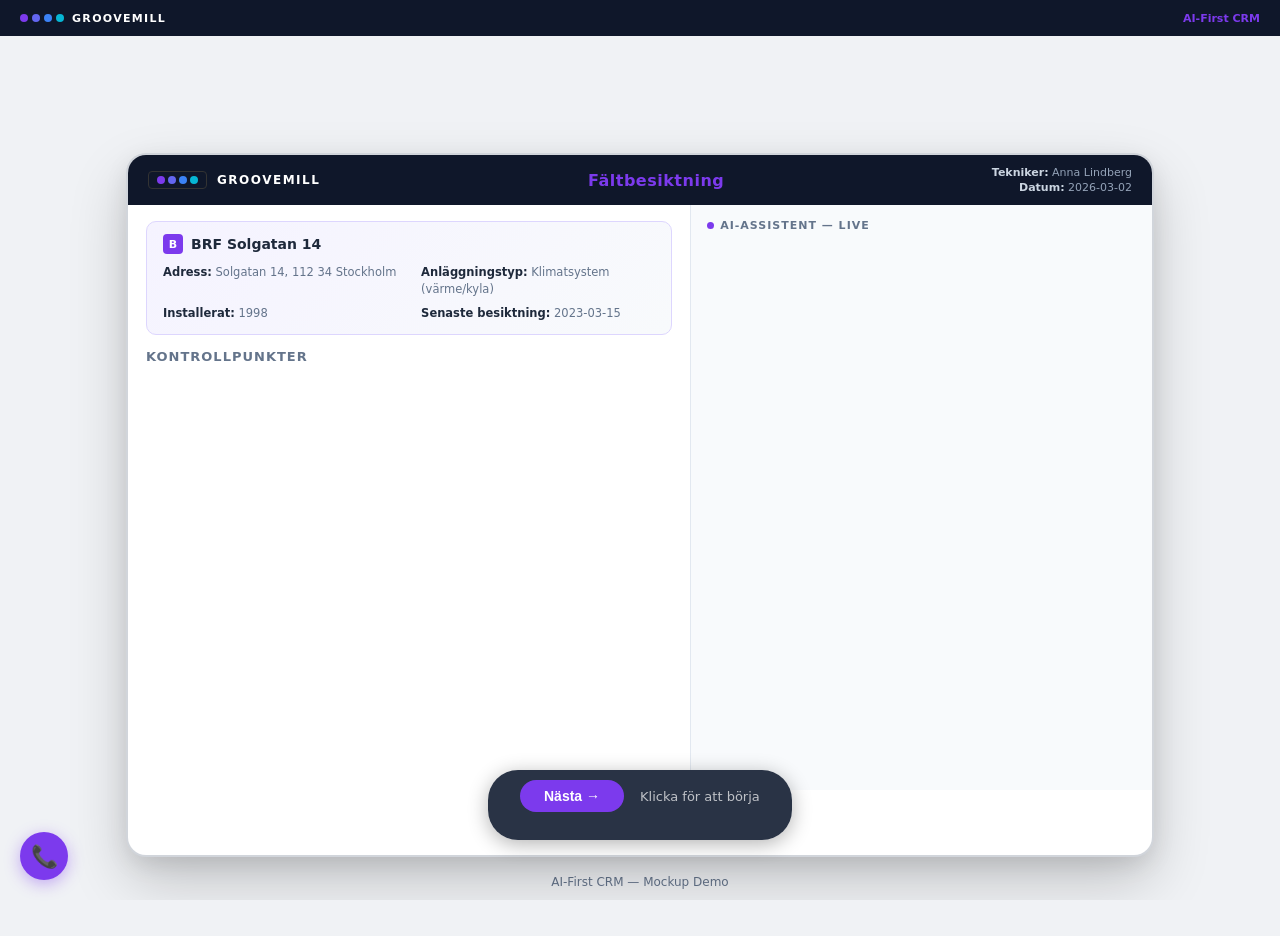
<file: Human/mockups/06-ovk-inspection.html>
<!DOCTYPE html>
<html lang="sv">
<head>
<meta charset="UTF-8">
<meta name="viewport" content="width=device-width, initial-scale=1.0">
<title>Fältbesiktning — Groovemill</title>
<style>
  /* ── Reset & base ──────────────────────────────────── */
  *, *::before, *::after { box-sizing: border-box; margin: 0; padding: 0; }

  :root {
    --teal:    #7C3AED;
    --teal-dark: #6D28D9;
    --gold:    #06B6D4;
    --dark:    #0F172A;
    --bg:      #f0f2f5;
    --white:   #ffffff;
    --panel-r: #f8fafc;
    --text:    #1e293b;
    --muted:   #64748b;
    --green:   #22c55e;
    --green-bg:#dcfce7;
    --orange:  #f59e0b;
    --orange-bg:#fef3c7;
    --red:     #ef4444;
    --red-bg:  #fef2f2;
    --font:    system-ui, 'Segoe UI', -apple-system, sans-serif;
  }

  html, body {
    height: 100%;
    background: var(--bg);
    color: var(--text);
    font-family: var(--font);
    overflow-x: hidden;
    padding-top: 36px;
  }

  .page {
    display: flex;
    flex-direction: column;
    align-items: center;
    justify-content: center;
    min-height: 100vh;
    padding: 24px 16px;
    gap: 20px;
  }

  /* ── Tablet frame ──────────────────────────────────── */
  .tablet-frame {
    width: 1024px;
    height: 700px;
    background: var(--white);
    border-radius: 18px;
    box-shadow:
      0 0 0 2px #d1d5db,
      0 25px 60px rgba(0,0,0,.2),
      0 8px 24px rgba(0,0,0,.1);
    position: relative;
    overflow: hidden;
    display: flex;
    flex-direction: column;
  }

  /* ── Header bar ────────────────────────────────────── */
  .header {
    height: 50px;
    background: var(--dark);
    display: flex;
    align-items: center;
    justify-content: space-between;
    padding: 0 20px;
    flex-shrink: 0;
    z-index: 10;
  }

  .header-left {
    display: flex;
    align-items: center;
    gap: 10px;
  }

  .gm-logo-mark {
    display: flex;
    align-items: center;
    gap: 3px;
    background: var(--dark);
    padding: 4px 8px;
    border-radius: 4px;
    border: 1px solid #333;
  }
  .gm-logo-mark .dot {
    width: 8px;
    height: 8px;
    border-radius: 50%;
    background: #06B6D4;
  }
  .gm-logo-mark .dot:nth-child(1) { background: #7C3AED; }
  .gm-logo-mark .dot:nth-child(2) { background: #6366F1; }
  .gm-logo-mark .dot:nth-child(3) { background: #3B82F6; }
  .gm-logo-mark .dot:nth-child(4) { background: #06B6D4; }

  .gm-company-name {
    color: #fff;
    font-size: 12px;
    font-weight: 700;
    letter-spacing: 1.5px;
    text-transform: uppercase;
  }

  .header-center {
    font-size: 16px;
    font-weight: 600;
    color: var(--teal);
    letter-spacing: 0.5px;
  }

  .header-right {
    color: #94a3b8;
    font-size: 11px;
    text-align: right;
    line-height: 1.4;
  }
  .header-right strong { color: #cbd5e1; font-weight: 600; }

  /* ── Main panels ───────────────────────────────────── */
  .panels {
    flex: 1;
    display: grid;
    grid-template-columns: 55% 45%;
    overflow: hidden;
  }

  .panel-left {
    background: var(--white);
    overflow-y: auto;
    padding: 16px 18px;
    border-right: 1px solid #e2e8f0;
  }

  .panel-right {
    background: var(--panel-r);
    overflow-y: auto;
    padding: 14px 16px;
    display: flex;
    flex-direction: column;
    gap: 12px;
  }

  /* ── Property info card ────────────────────────────── */
  .property-card {
    background: linear-gradient(135deg, #f5f3ff 0%, #f8fafc 100%);
    border: 1px solid #ddd6fe;
    border-radius: 10px;
    padding: 12px 16px;
    margin-bottom: 14px;
    display: grid;
    grid-template-columns: 1fr 1fr;
    gap: 6px 24px;
  }
  .property-card h3 {
    grid-column: 1 / -1;
    font-size: 14px;
    font-weight: 700;
    color: var(--text);
    margin-bottom: 4px;
    display: flex;
    align-items: center;
    gap: 8px;
  }
  .property-card h3 .building-icon {
    width: 20px; height: 20px;
    background: var(--teal);
    border-radius: 4px;
    display: flex; align-items: center; justify-content: center;
    color: #fff; font-size: 11px; font-weight: 700;
  }
  .prop-item {
    font-size: 11.5px;
    color: var(--muted);
    line-height: 1.5;
  }
  .prop-item strong {
    color: var(--text);
    font-weight: 600;
  }

  /* ── Checklist ─────────────────────────────────────── */
  .checklist-title {
    font-size: 13px;
    font-weight: 700;
    color: var(--muted);
    text-transform: uppercase;
    letter-spacing: 1px;
    margin-bottom: 10px;
  }

  .checklist-item {
    display: flex;
    align-items: center;
    gap: 10px;
    padding: 8px 10px;
    border-radius: 8px;
    margin-bottom: 4px;
    opacity: 0;
    transform: translateX(-15px);
    transition: background 0.2s;
    border: 1px solid transparent;
  }
  .checklist-item.visible {
    opacity: 1;
    transform: translateX(0);
    animation: slideInItem 0.4s ease forwards;
  }
  .checklist-item:hover {
    background: #f8fafc;
  }
  .checklist-item.warn {
    background: #fffbeb;
    border-color: #fde68a;
  }

  @keyframes slideInItem {
    from { opacity: 0; transform: translateX(-15px); }
    to   { opacity: 1; transform: translateX(0); }
  }

  .check-icon {
    width: 24px;
    height: 24px;
    border-radius: 50%;
    display: flex;
    align-items: center;
    justify-content: center;
    font-size: 12px;
    font-weight: 700;
    color: #fff;
    flex-shrink: 0;
  }
  .check-icon.ok { background: var(--green); }
  .check-icon.warn-icon { background: var(--orange); }
  .check-icon.fail { background: var(--red); }

  .check-info {
    flex: 1;
    min-width: 0;
  }
  .check-name {
    font-size: 12.5px;
    font-weight: 600;
    color: var(--text);
    line-height: 1.3;
  }
  .check-detail {
    font-size: 11px;
    color: var(--muted);
  }

  .check-value {
    font-size: 12px;
    font-weight: 700;
    color: var(--text);
    text-align: right;
    white-space: nowrap;
    min-width: 80px;
  }

  .status-badge {
    font-size: 10px;
    font-weight: 700;
    padding: 3px 8px;
    border-radius: 10px;
    text-transform: uppercase;
    letter-spacing: 0.5px;
    white-space: nowrap;
  }
  .status-badge.ok {
    background: var(--green-bg);
    color: #16a34a;
  }
  .status-badge.anm {
    background: var(--orange-bg);
    color: #d97706;
  }
  .status-badge.byt {
    background: var(--red-bg);
    color: var(--red);
  }

  /* ── Gauge ─────────────────────────────────────────── */
  .gauge-wrap {
    width: 68px;
    height: 42px;
    flex-shrink: 0;
  }
  .gauge-wrap svg { display: block; }

  /* ── Summary bar ───────────────────────────────────── */
  .summary-bar {
    margin-top: 12px;
    padding: 12px 14px;
    background: #f8fafc;
    border-radius: 10px;
    border: 1px solid #e2e8f0;
    opacity: 0;
    transform: translateY(10px);
  }
  .summary-bar.visible {
    opacity: 1;
    transform: translateY(0);
    animation: fadeUp 0.5s ease forwards;
  }
  .summary-top {
    display: flex;
    align-items: center;
    justify-content: space-between;
    margin-bottom: 8px;
  }
  .summary-text {
    font-size: 12px;
    font-weight: 600;
    color: var(--text);
  }
  .result-badge {
    font-size: 10px;
    font-weight: 700;
    padding: 4px 10px;
    border-radius: 12px;
    letter-spacing: 0.5px;
  }
  .result-badge.anm-result {
    background: var(--orange-bg);
    color: #d97706;
    border: 1px solid #fde68a;
  }
  .mini-bar {
    display: flex;
    gap: 2px;
    height: 20px;
    border-radius: 4px;
    overflow: hidden;
    margin-top: 4px;
  }
  .mini-bar .seg {
    flex: 1;
    border-radius: 2px;
    transition: width 0.4s ease;
    display: flex;
    align-items: center;
    justify-content: center;
    font-size: 9px;
    font-weight: 700;
    color: #fff;
    line-height: 1;
  }
  .mini-bar .seg.g { background: var(--green); }
  .mini-bar .seg.o { background: var(--orange); }
  .mini-bar .seg.r { background: var(--red); }

  /* ── Right panel: AI chat ──────────────────────────── */
  .ai-section-title {
    font-size: 11px;
    font-weight: 700;
    color: var(--muted);
    text-transform: uppercase;
    letter-spacing: 1px;
    margin-bottom: 6px;
    display: flex;
    align-items: center;
    gap: 6px;
  }
  .ai-section-title .ai-dot {
    width: 7px; height: 7px;
    border-radius: 50%;
    background: var(--teal);
    animation: pulse 2s infinite;
  }

  @keyframes pulse {
    0%, 100% { opacity: 1; }
    50%      { opacity: 0.4; }
  }

  .chat-messages {
    display: flex;
    flex-direction: column;
    gap: 6px;
    max-height: 260px;
    overflow-y: auto;
    padding-right: 4px;
  }

  .chat-msg {
    padding: 8px 11px;
    border-radius: 10px;
    font-size: 11.5px;
    line-height: 1.5;
    max-width: 95%;
    opacity: 0;
    transform: translateY(8px);
  }
  .chat-msg.visible {
    opacity: 1;
    transform: translateY(0);
    animation: fadeUp 0.35s ease forwards;
  }
  .chat-msg.agent {
    background: #fff;
    border: 1px solid #e2e8f0;
    align-self: flex-start;
    border-bottom-left-radius: 3px;
    color: var(--text);
  }
  .chat-msg.user {
    background: var(--teal);
    color: #fff;
    align-self: flex-end;
    border-bottom-right-radius: 3px;
  }
  .chat-msg .msg-label {
    font-size: 9.5px;
    font-weight: 700;
    text-transform: uppercase;
    letter-spacing: 0.5px;
    margin-bottom: 2px;
    opacity: 0.7;
  }

  @keyframes fadeUp {
    from { opacity: 0; transform: translateY(8px); }
    to   { opacity: 1; transform: translateY(0); }
  }

  /* ── Report preview ────────────────────────────────── */
  .report-preview {
    background: #fff;
    border: 1px solid #e2e8f0;
    border-radius: 10px;
    padding: 12px 14px;
    opacity: 0;
    transform: translateY(10px);
    flex-shrink: 0;
  }
  .report-preview.visible {
    opacity: 1;
    transform: translateY(0);
    animation: fadeUp 0.5s ease forwards;
  }
  .report-header {
    display: flex;
    align-items: center;
    justify-content: space-between;
    margin-bottom: 8px;
    padding-bottom: 6px;
    border-bottom: 2px solid var(--teal);
  }
  .report-title {
    font-size: 13px;
    font-weight: 800;
    color: var(--text);
    letter-spacing: 1px;
  }
  .report-logo-mini {
    display: flex;
    align-items: center;
    gap: 2px;
  }
  .report-logo-mini .dot {
    width: 5px; height: 5px;
    border-radius: 50%;
    background: #06B6D4;
  }
  .report-logo-mini .dot:nth-child(1) { background: #7C3AED; }
  .report-logo-mini .dot:nth-child(2) { background: #6366F1; }
  .report-logo-mini .dot:nth-child(3) { background: #3B82F6; }
  .report-logo-mini .dot:nth-child(4) { background: #06B6D4; }

  .report-section {
    margin-bottom: 8px;
  }
  .report-section h4 {
    font-size: 10px;
    font-weight: 700;
    color: var(--muted);
    text-transform: uppercase;
    letter-spacing: 0.5px;
    margin-bottom: 3px;
  }
  .report-section p, .report-section li {
    font-size: 10.5px;
    color: var(--text);
    line-height: 1.5;
  }
  .report-section ul {
    list-style: none;
    padding: 0;
  }
  .report-section li::before {
    content: "- ";
    color: var(--muted);
  }

  .report-results-mini {
    display: flex;
    gap: 3px;
    margin: 4px 0;
  }
  .report-results-mini .mini-result {
    width: 16px;
    height: 16px;
    border-radius: 3px;
    display: flex;
    align-items: center;
    justify-content: center;
    font-size: 9px;
    font-weight: 700;
    color: #fff;
  }
  .mini-result.ok-r { background: var(--green); }
  .mini-result.fail-r { background: var(--orange); }
  .mini-result.fail-red { background: var(--red); }

  .report-status {
    text-align: center;
    padding: 6px;
    background: var(--orange-bg);
    border-radius: 6px;
    font-size: 10px;
    font-weight: 700;
    color: #d97706;
    letter-spacing: 0.5px;
    margin: 8px 0;
  }

  .btn-export {
    display: inline-flex;
    align-items: center;
    gap: 5px;
    background: var(--teal);
    color: #fff;
    border: none;
    border-radius: 6px;
    padding: 6px 14px;
    font-size: 11px;
    font-weight: 600;
    cursor: pointer;
    transition: background 0.2s;
  }
  .btn-export:hover { background: var(--teal-dark); }

  .distribution-section {
    margin-top: 6px;
    padding-top: 6px;
    border-top: 1px dashed #e2e8f0;
    opacity: 0;
  }
  .distribution-section.visible {
    opacity: 1;
    animation: fadeUp 0.4s ease forwards;
  }
  .dist-row {
    display: flex;
    align-items: center;
    justify-content: space-between;
    font-size: 10px;
    padding: 2px 0;
    color: var(--text);
  }
  .dist-badge {
    font-size: 9px;
    font-weight: 700;
    padding: 2px 6px;
    border-radius: 8px;
    background: var(--green-bg);
    color: #16a34a;
  }

  /* ── Bottom action bar ─────────────────────────────── */
  .action-bar {
    background: var(--dark);
    padding: 10px 20px;
    display: flex;
    align-items: center;
    gap: 12px;
    flex-wrap: wrap;
    opacity: 0;
    transform: translateY(10px);
    flex-shrink: 0;
  }
  .action-bar.visible {
    opacity: 1;
    transform: translateY(0);
    animation: fadeUp 0.5s ease forwards;
  }
  .action-item {
    display: flex;
    align-items: center;
    gap: 5px;
    font-size: 10.5px;
    color: #e2e8f0;
    white-space: nowrap;
  }
  .action-item .action-check {
    color: var(--green);
    font-weight: 700;
  }
  .action-summary-badge {
    margin-left: auto;
    font-size: 10px;
    font-weight: 700;
    padding: 4px 10px;
    border-radius: 10px;
    background: rgba(124, 58, 237, 0.15);
    color: var(--teal);
    border: 1px solid rgba(124, 58, 237, 0.3);
    white-space: nowrap;
  }

  /* ── Footer ───────────────────────────────────────── */
  .footer-text {
    font-size: 12px;
    color: var(--muted);
    font-weight: 500;
  }

  /* ── Scrollbar styling ─────────────────────────────── */
  .panel-left::-webkit-scrollbar,
  .panel-right::-webkit-scrollbar,
  .chat-messages::-webkit-scrollbar {
    width: 4px;
  }
  .panel-left::-webkit-scrollbar-thumb,
  .panel-right::-webkit-scrollbar-thumb,
  .chat-messages::-webkit-scrollbar-thumb {
    background: #cbd5e1;
    border-radius: 4px;
  }
.gm-global-header{position:fixed;top:0;left:0;right:0;height:36px;background:#0F172A;display:flex;align-items:center;justify-content:space-between;padding:0 20px;z-index:9999;font-family:system-ui,-apple-system,sans-serif}
.gm-global-header .gm-logo-dots{display:flex;gap:4px;margin-right:8px}
.gm-global-header .gm-logo-dots span{width:8px;height:8px;border-radius:50%;background:#06B6D4}
.gm-global-header .gm-logo-dots span:nth-child(1){background:#7C3AED}
.gm-global-header .gm-logo-dots span:nth-child(2){background:#6366F1}
.gm-global-header .gm-logo-dots span:nth-child(3){background:#3B82F6}
.gm-global-header .gm-logo-dots span:nth-child(4){background:#06B6D4}
.gm-global-header .gm-left{display:flex;align-items:center}
.gm-global-header .gm-brand-text{color:#fff;font-size:11px;font-weight:700;letter-spacing:0.12em;text-transform:uppercase}
.gm-global-header .gm-right{color:#7C3AED;font-size:11px;font-weight:700}

/* ── Step controls (click-to-advance) ──────────────── */
.step-controls{position:fixed;bottom:60px;left:50%;transform:translateX(-50%);display:flex;align-items:center;gap:16px;z-index:9998;background:rgba(30,41,59,0.95);padding:10px 24px;border-radius:30px;box-shadow:0 4px 20px rgba(0,0,0,0.3);backdrop-filter:blur(8px);flex-wrap:wrap;justify-content:center}
.step-controls button{background:#7C3AED;color:#fff;border:none;padding:8px 24px;border-radius:20px;font-size:14px;font-weight:700;cursor:pointer;transition:background 0.2s}
.step-controls button:hover{background:#6D28D9}
#stepCounter{color:rgba(255,255,255,0.7);font-size:13px;font-weight:300;min-width:120px}
.step-note{width:100%;text-align:center;color:rgba(255,255,255,0.5);font-size:12px;font-style:italic;line-height:1.3;margin-top:2px}

/* ── Voice FAB (bottom-left) ───────────────────────── */
.voice-fab{position:fixed;bottom:20px;left:20px;z-index:9998;cursor:pointer}
.voice-fab-icon{width:48px;height:48px;border-radius:50%;background:#7C3AED;display:flex;align-items:center;justify-content:center;font-size:22px;box-shadow:0 4px 16px rgba(124,58,237,0.4);transition:transform 0.2s}
.voice-fab:hover .voice-fab-icon{transform:scale(1.1)}
.voice-fab-tooltip{position:absolute;bottom:56px;left:0;background:#1e293b;color:#fff;padding:10px 14px;border-radius:8px;font-size:13px;line-height:1.5;white-space:nowrap;opacity:0;pointer-events:none;transition:opacity 0.2s;box-shadow:0 4px 16px rgba(0,0,0,0.3)}
.voice-fab.open .voice-fab-tooltip{opacity:1;pointer-events:auto}
</style>
</head>
<body>
<div class="gm-global-header"><div class="gm-left"><div class="gm-logo-dots"><span></span><span></span><span></span><span></span></div><span class="gm-brand-text">Groovemill</span></div><div class="gm-right">AI-First CRM</div></div>

<div class="page">

  <!-- ── Tablet Frame ─────────────────────────────────── -->
  <div class="tablet-frame">

    <!-- Header -->
    <div class="header">
      <div class="header-left">
        <div class="gm-logo-mark">
          <div class="dot"></div>
          <div class="dot"></div>
          <div class="dot"></div>
          <div class="dot"></div>
        </div>
        <span class="gm-company-name">Groovemill</span>
      </div>
      <div class="header-center">Fältbesiktning</div>
      <div class="header-right">
        <strong>Tekniker:</strong> Anna Lindberg<br>
        <strong>Datum:</strong> 2026-03-02
      </div>
    </div>

    <!-- Panels -->
    <div class="panels">

      <!-- ── LEFT PANEL: Inspection Checklist ──────────── -->
      <div class="panel-left">
        <!-- Property card -->
        <div class="property-card">
          <h3>
            <span class="building-icon">B</span>
            BRF Solgatan 14
          </h3>
          <div class="prop-item"><strong>Adress:</strong> Solgatan 14, 112 34 Stockholm</div>
          <div class="prop-item"><strong>Anläggningstyp:</strong> Klimatsystem (värme/kyla)</div>
          <div class="prop-item"><strong>Installerat:</strong> 1998</div>
          <div class="prop-item"><strong>Senaste besiktning:</strong> 2023-03-15</div>
        </div>

        <div class="checklist-title">Kontrollpunkter</div>

        <!-- 1. Temperatur Zon 1 -->
        <div class="checklist-item" data-delay="1000" id="ci1">
          <div class="check-icon ok">&#10003;</div>
          <div class="check-info">
            <div class="check-name">Temperatur &mdash; Zon 1</div>
            <div class="check-detail">Riktvärde: 21&deg;C &plusmn;2</div>
          </div>
          <div class="gauge-wrap" id="gauge1"></div>
          <div class="check-value">22&deg;C</div>
          <span class="status-badge ok">&#10003; OK</span>
        </div>

        <!-- 2. Temperatur Zon 2 -->
        <div class="checklist-item" data-delay="2500" id="ci2">
          <div class="check-icon ok">&#10003;</div>
          <div class="check-info">
            <div class="check-name">Temperatur &mdash; Zon 2</div>
            <div class="check-detail">Riktvärde: 21&deg;C &plusmn;2</div>
          </div>
          <div class="gauge-wrap" id="gauge2"></div>
          <div class="check-value">21&deg;C</div>
          <span class="status-badge ok">&#10003; OK</span>
        </div>

        <!-- 3. Driftström Enhet A -->
        <div class="checklist-item" data-delay="4000" id="ci3">
          <div class="check-icon ok">&#10003;</div>
          <div class="check-info">
            <div class="check-name">Driftström &mdash; Enhet A</div>
            <div class="check-detail">Riktvärde: 15 A</div>
          </div>
          <div class="gauge-wrap" id="gauge3"></div>
          <div class="check-value">14.2 A</div>
          <span class="status-badge ok">&#10003; OK</span>
        </div>

        <!-- 4. Driftström Enhet B (FAIL) -->
        <div class="checklist-item warn" data-delay="5500" id="ci4">
          <div class="check-icon warn-icon">!</div>
          <div class="check-info">
            <div class="check-name">Driftström &mdash; Enhet B</div>
            <div class="check-detail">Riktvärde: 10 A &mdash; UNDER GRÄNSVÄRDE</div>
          </div>
          <div class="gauge-wrap" id="gauge4"></div>
          <div class="check-value">6 A</div>
          <span class="status-badge anm">&#9888; Anm&auml;rkning</span>
        </div>

        <!-- 5. Energieffektivitet -->
        <div class="checklist-item" data-delay="7000" id="ci5">
          <div class="check-icon ok">&#10003;</div>
          <div class="check-info">
            <div class="check-name">Energieffektivitet</div>
            <div class="check-detail">Min: 50% verkningsgrad</div>
          </div>
          <div class="gauge-wrap" id="gauge5"></div>
          <div class="check-value">72%</div>
          <span class="status-badge ok">&#10003; OK</span>
        </div>

        <!-- 6. Servicekomponent (FAIL) -->
        <div class="checklist-item warn" data-delay="8500" id="ci6">
          <div class="check-icon fail">&#10007;</div>
          <div class="check-info">
            <div class="check-name">Servicekomponent &mdash; Primär</div>
            <div class="check-detail">Kraftigt sliten</div>
          </div>
          <div class="gauge-wrap"></div>
          <div class="check-value">Sliten</div>
          <span class="status-badge byt">&#10007; BYT</span>
        </div>

        <!-- 7. Säkerhetssystem -->
        <div class="checklist-item" data-delay="10000" id="ci7">
          <div class="check-icon ok">&#10003;</div>
          <div class="check-info">
            <div class="check-name">Säkerhetssystem</div>
            <div class="check-detail">Alla funktioner korrekt</div>
          </div>
          <div class="gauge-wrap"></div>
          <div class="check-value">OK</div>
          <span class="status-badge ok">&#10003; OK</span>
        </div>

        <!-- 8. Vibrationsnivå (FAIL) -->
        <div class="checklist-item warn" data-delay="11500" id="ci8">
          <div class="check-icon warn-icon">!</div>
          <div class="check-info">
            <div class="check-name">Vibrationsnivå &mdash; Enhet A</div>
            <div class="check-detail">Max: 4.5 mm/s &mdash; ÖVER GRÄNSVÄRDE</div>
          </div>
          <div class="gauge-wrap" id="gauge8"></div>
          <div class="check-value">5.2 mm/s</div>
          <span class="status-badge anm">&#9888; Anm&auml;rkning</span>
        </div>

        <!-- 9. Röranslutningar -->
        <div class="checklist-item" data-delay="13000" id="ci9">
          <div class="check-icon ok">&#10003;</div>
          <div class="check-info">
            <div class="check-name">Röranslutningar</div>
            <div class="check-detail">Inget läckage detekterat</div>
          </div>
          <div class="gauge-wrap"></div>
          <div class="check-value">OK</div>
          <span class="status-badge ok">&#10003; OK</span>
        </div>

        <!-- 10. Utrustning allmänt -->
        <div class="checklist-item" data-delay="14500" id="ci10">
          <div class="check-icon ok">&#10003;</div>
          <div class="check-info">
            <div class="check-name">Utrustning &mdash; Allmänt skick</div>
            <div class="check-detail">Normalt slitage</div>
          </div>
          <div class="gauge-wrap"></div>
          <div class="check-value">OK</div>
          <span class="status-badge ok">&#10003; OK</span>
        </div>

        <!-- Summary bar -->
        <div class="summary-bar" id="summaryBar">
          <div class="summary-top">
            <span class="summary-text">7 av 10 godkända &nbsp;|&nbsp; 3 anmärkningar</span>
            <span class="result-badge anm-result">GODKÄND MED ANMÄRKNINGAR</span>
          </div>
          <div class="mini-bar">
            <div class="seg g">&#10003;</div><div class="seg g">&#10003;</div><div class="seg g">&#10003;</div>
            <div class="seg g">&#10003;</div><div class="seg g">&#10003;</div><div class="seg g">&#10003;</div>
            <div class="seg g">&#10003;</div><div class="seg o">&#9888;</div><div class="seg r">&#10007;</div>
            <div class="seg o">&#9888;</div>
          </div>
          <div style="display:flex;gap:12px;margin-top:4px;font-size:9px;color:var(--muted);">
            <span><span style="color:var(--green);font-weight:700;">&#10003;</span> Godk&auml;nd (7)</span>
            <span><span style="color:var(--orange);font-weight:700;">&#9888;</span> Anm&auml;rkning (2)</span>
            <span><span style="color:var(--red);font-weight:700;">&#10007;</span> Byt/&Aring;tg&auml;rd (1)</span>
          </div>
        </div>
      </div>

      <!-- ── RIGHT PANEL: AI + Report ──────────────────── -->
      <div class="panel-right">

        <!-- AI Assistant Chat -->
        <div>
          <div class="ai-section-title">
            <span class="ai-dot"></span>
            AI-Assistent &mdash; Live
          </div>
          <div class="chat-messages" id="chatMessages">
            <!-- Messages inserted by JS -->
          </div>
        </div>

        <!-- Report Preview -->
        <div class="report-preview" id="reportPreview">
          <div class="report-header">
            <span class="report-title">BESIKTNINGSPROTOKOLL</span>
            <div class="report-logo-mini">
              <div class="dot"></div><div class="dot"></div>
              <div class="dot"></div><div class="dot"></div>
            </div>
          </div>
          <div class="report-section">
            <h4>Fastighet</h4>
            <p>BRF Solgatan 14 &mdash; Solgatan 14, 112 34 Stockholm<br>Anläggning: Klimatsystem, installerat 1998</p>
          </div>
          <div class="report-section">
            <h4>Resultat</h4>
            <div class="report-results-mini" id="reportResults">
              <!-- filled by JS -->
            </div>
          </div>
          <div class="report-section">
            <h4>Anmärkningar</h4>
            <ul id="reportAnm">
              <li>Driftström enhet B: 6 A (krav 10) &mdash; prestandaproblem rapporterat</li>
              <li>Servicekomponent primär: Kraftigt sliten &mdash; omedelbart byte krävs</li>
              <li>Vibrationsnivå enhet A: 5.2 mm/s (max 4.5) &mdash; kontrolleras efter komponentbyte</li>
            </ul>
          </div>
          <div class="report-section">
            <h4>Åtgärder</h4>
            <ul>
              <li>Justera/byt komponent enhet B + kontrollera anslutning</li>
              <li>Komponentbyte primär (arbetsorder skapad)</li>
              <li>Ommätning vibration efter komponentbyte</li>
            </ul>
          </div>
          <div class="report-status">GODKÄND MED ANMÄRKNINGAR</div>
          <button class="btn-export" onclick="void(0)">&#128196; Exportera PDF</button>

          <!-- Distribution (appears later) -->
          <div class="distribution-section" id="distSection">
            <h4 style="font-size:10px;font-weight:700;color:var(--muted);text-transform:uppercase;letter-spacing:0.5px;margin-bottom:4px;">Distribution</h4>
            <div class="dist-row">
              <span>Fastighetsägare</span>
              <span class="dist-badge">Klar</span>
            </div>
            <div class="dist-row">
              <span>BRF Solgatan (styrelse)</span>
              <span class="dist-badge">Klar</span>
            </div>
            <div class="dist-row">
              <span>Groovemill intern (CRM)</span>
              <span class="dist-badge">Klar</span>
            </div>
          </div>
        </div>
      </div>
    </div>

    <!-- Bottom action bar -->
    <div class="action-bar" id="actionBar">
      <div class="action-item"><span class="action-check">&#10003;</span> Besiktningsprotokoll genererat</div>
      <div class="action-item"><span class="action-check">&#10003;</span> 3 anmärkningar dokumenterade</div>
      <div class="action-item"><span class="action-check">&#10003;</span> Arbetsorder: Komponentbyte (serviceteam 2)</div>
      <div class="action-item"><span class="action-check">&#10003;</span> Ny affärsmöjlighet: Uppgradering 380k</div>
      <div class="action-item"><span class="action-check">&#10003;</span> Köpsignal registrerad</div>
      <span class="action-summary-badge">5 åtgärder automatiskt skapade i CRM</span>
    </div>
  </div>

  <span class="footer-text" style="font-size:12px;color:var(--muted);font-weight:500;">AI-First CRM &mdash; Mockup Demo</span>
</div>

<!-- Step controls (fixed bottom-center) -->
<div class="step-controls">
  <button id="btnNext" onclick="nextStep()">N&auml;sta &rarr;</button>
  <span id="stepCounter">Klicka f&ouml;r att b&ouml;rja</span>
  <div id="stepNote" class="step-note"></div>
</div>

<!-- Voice FAB (fixed bottom-left) -->
<div class="voice-fab" id="voiceFab" onclick="this.classList.toggle('open')">
  <div class="voice-fab-icon">&#128222;</div>
  <div class="voice-fab-tooltip"><strong>Ring CRM-assistenten</strong><br>+46 8 123 45 67<br><span style="font-size:11px;opacity:0.7">Identifiera med BankID</span></div>
</div>

<script>
(function() {
  "use strict";

  /* ── Gauge SVG builder ────────────────────────────── */
  function buildGauge(containerId, measured, target, maxScale) {
    var el = document.getElementById(containerId);
    if (!el) return;
    var max = maxScale || target * 1.5;
    var ratio = measured / target;
    var angle = Math.min((measured / max) * 180, 180);

    var color;
    if (ratio >= 0.8 && ratio <= 1.2) color = "#22c55e";
    else if (ratio >= 0.6 && ratio <= 1.4) color = "#f59e0b";
    else color = "#ef4444";

    var warnLowDeg = Math.max((target * 0.6 / max) * 180, 0);
    var okStartDeg = Math.max((target * 0.8 / max) * 180, 0);
    var okEndDeg   = Math.min((target * 1.2 / max) * 180, 180);
    var warnHighDeg = Math.min((target * 1.4 / max) * 180, 180);

    var svg = '<svg viewBox="0 0 70 40" width="68" height="42">';
    svg += '<path d="M6,32 A26,26 0 0,1 64,32" fill="none" stroke="#e2e8f0" stroke-width="5" stroke-linecap="round"/>';
    svg += drawArcG(0, warnLowDeg, "#fecaca", 4.5);
    if (warnHighDeg < 180) svg += drawArcG(warnHighDeg, 180, "#fecaca", 4.5);
    svg += drawArcG(warnLowDeg, okStartDeg, "#fde68a", 4.5);
    svg += drawArcG(okEndDeg, warnHighDeg, "#fde68a", 4.5);
    svg += drawArcG(okStartDeg, okEndDeg, "#bbf7d0", 4.5);

    function labelPos(deg, rOffset) {
      var rad = (180 - deg) * Math.PI / 180;
      var r = 26 + (rOffset || 7);
      return { x: 35 + r * Math.cos(rad), y: 32 - r * Math.sin(rad) };
    }

    var felPos = labelPos(warnLowDeg / 2, 8);
    svg += '<text x="' + felPos.x.toFixed(1) + '" y="' + felPos.y.toFixed(1) + '" font-size="5" font-weight="700" fill="#ef4444" text-anchor="middle">Fel</text>';
    var varnLowPos = labelPos((warnLowDeg + okStartDeg) / 2, 8);
    svg += '<text x="' + varnLowPos.x.toFixed(1) + '" y="' + varnLowPos.y.toFixed(1) + '" font-size="4.5" font-weight="600" fill="#d97706" text-anchor="middle">Varn.</text>';
    var okPos = labelPos((okStartDeg + okEndDeg) / 2, 8);
    svg += '<text x="' + okPos.x.toFixed(1) + '" y="' + okPos.y.toFixed(1) + '" font-size="5.5" font-weight="700" fill="#16a34a" text-anchor="middle">OK</text>';
    if (warnHighDeg < 178) {
      var varnHighPos = labelPos((okEndDeg + warnHighDeg) / 2, 8);
      svg += '<text x="' + varnHighPos.x.toFixed(1) + '" y="' + varnHighPos.y.toFixed(1) + '" font-size="4.5" font-weight="600" fill="#d97706" text-anchor="middle">Varn.</text>';
    }

    var needleAngle = 180 - angle;
    var rad = needleAngle * Math.PI / 180;
    var nx = 35 + 22 * Math.cos(rad);
    var ny = 32 - 22 * Math.sin(rad);
    svg += '<line x1="35" y1="32" x2="' + nx.toFixed(1) + '" y2="' + ny.toFixed(1) + '" stroke="' + color + '" stroke-width="2" stroke-linecap="round">';
    svg += '<animate attributeName="x2" from="35" to="' + nx.toFixed(1) + '" dur="0.6s" fill="freeze"/>';
    svg += '<animate attributeName="y2" from="32" to="' + ny.toFixed(1) + '" dur="0.6s" fill="freeze"/>';
    svg += '</line>';
    svg += '<circle cx="35" cy="32" r="3" fill="' + color + '"/>';
    svg += '</svg>';
    el.innerHTML = svg;
  }

  /* drawArcG: gauge arc helper for the larger viewBox (cx=35, cy=32, r=26) */
  function drawArcG(startDeg, endDeg, col, sw) {
    if (endDeg - startDeg < 0.5) return '';
    var r = 26;
    var cx = 35, cy = 32;
    function pt(deg) {
      var rad = (180 - deg) * Math.PI / 180;
      return { x: cx + r * Math.cos(rad), y: cy - r * Math.sin(rad) };
    }
    var s = pt(startDeg);
    var e = pt(endDeg);
    var large = (endDeg - startDeg) > 180 ? 1 : 0;
    return '<path d="M' + s.x.toFixed(1) + ',' + s.y.toFixed(1) +
      ' A' + r + ',' + r + ' 0 ' + large + ',0 ' +
      e.x.toFixed(1) + ',' + e.y.toFixed(1) + '"' +
      ' fill="none" stroke="' + col + '" stroke-width="' + sw + '"/>';
  }

  /* ── Report results mini-icons ────────────────────── */
  function buildReportResults() {
    var cont = document.getElementById("reportResults");
    if (!cont) return;
    var statuses = ["ok","ok","ok","fail","ok","fail-red","ok","fail","ok","ok"];
    var labels   = ["Z1","Z2","EA","EB","Ef","Sk","S\u00e4","Vi","R\u00f6","Ut"];
    cont.innerHTML = "";
    for (var i = 0; i < statuses.length; i++) {
      var cls = statuses[i] === "ok" ? "ok-r" :
                statuses[i] === "fail-red" ? "fail-red" : "fail-r";
      var sym = statuses[i] === "ok" ? "&#10003;" : "&#10007;";
      var d = document.createElement("div");
      d.className = "mini-result " + cls;
      d.title = labels[i];
      d.innerHTML = sym;
      cont.appendChild(d);
    }
  }

  /* ── Chat message helper ──────────────────────────── */
  function addChatMsg(role, text) {
    var chatContainer = document.getElementById("chatMessages");
    var div = document.createElement("div");
    div.className = "chat-msg " + role;
    var label = role === "agent" ? "AI" : "Anna";
    div.innerHTML = '<div class="msg-label">' + label + '</div>' + text;
    chatContainer.appendChild(div);
    requestAnimationFrame(function() {
      div.classList.add("visible");
    });
    chatContainer.scrollTop = chatContainer.scrollHeight;
  }

  /* ── Show checklist items with staggered animation ── */
  function showCheckItems(ids) {
    for (var i = 0; i < ids.length; i++) {
      (function(idx) {
        var el = document.getElementById(ids[idx]);
        if (!el) return;
        setTimeout(function() {
          el.classList.add("visible");
          el.scrollIntoView({ behavior: "smooth", block: "nearest" });
        }, idx * 400);
      })(i);
    }
  }

  /* ── Step definitions (11 steps) ──────────────────── */
  var TOTAL_STEPS = 11;
  var currentStep = 0;

  var stepActions = [
    /* Step 1: Property info + Temperatur Zon 1 & 2 (OK) */
    function() {
      showCheckItems(["ci1", "ci2"]);
      setTimeout(function() { buildGauge("gauge1", 22, 21, 31.5); }, 200);
      setTimeout(function() { buildGauge("gauge2", 21, 21, 31.5); }, 600);
      addChatMsg("agent", "Bra start \u2014 temperaturv\u00e4rdena ser bra ut! B\u00e5da zonerna ligger v\u00e4l inom gr\u00e4nsv\u00e4rdena.");
    },

    /* Step 2: Driftstr\u00f6m Enhet A (OK) + Enhet B (ANM\u00c4RKNING) + AI asks about prestanda */
    function() {
      showCheckItems(["ci3", "ci4"]);
      setTimeout(function() { buildGauge("gauge3", 14.2, 15, 22.5); }, 200);
      setTimeout(function() { buildGauge("gauge4", 6, 10, 15); }, 600);
      setTimeout(function() {
        addChatMsg("agent", "\u26a0\ufe0f Driftstr\u00f6m enhet B \u00e4r under gr\u00e4nsv\u00e4rdet (6 A mot krav 10). Har kunden rapporterat n\u00e5gra prestandaproblem?");
      }, 800);
    },

    /* Step 3: User confirms problem, AI responds */
    function() {
      addChatMsg("user", "Ja, klagom\u00e5l p\u00e5 ojämn prestanda");
      setTimeout(function() {
        addChatMsg("agent", "Noterat. Jag l\u00e4gger till prestandaproblem som orsak i anm\u00e4rkningen. Rekommendation: Justera/byt komponent + kontrollera anslutningen.");
      }, 600);
    },

    /* Step 4: Energieffektivitet (OK) + Servicekomponent (BYT!) + AI suggests work order */
    function() {
      showCheckItems(["ci5", "ci6"]);
      setTimeout(function() { buildGauge("gauge5", 72, 50, 100); }, 200);
      setTimeout(function() {
        addChatMsg("agent", "Servicekomponenten beh\u00f6ver bytas omedelbart. Vill du skapa en arbetsorder?");
      }, 800);
    },

    /* Step 5: User confirms, work order created */
    function() {
      addChatMsg("user", "Ja");
      setTimeout(function() {
        addChatMsg("agent", "\u2705 Arbetsorder skapad: Komponentbyte BRF Solgatan \u2014 tilldelad serviceteam 2.");
      }, 600);
    },

    /* Step 6: S\u00e4kerhetssystem (OK) + Vibrationsniv\u00e5 (ANM\u00c4RKNING) + AI comments on correlation */
    function() {
      showCheckItems(["ci7", "ci8"]);
      setTimeout(function() { buildGauge("gauge8", 5.2, 4.5, 6.75); }, 600);
      setTimeout(function() {
        addChatMsg("agent", "Vibrationsniv\u00e5n p\u00e5 enhet A ligger 0.7 mm/s \u00f6ver gr\u00e4nsen. Det kan bero p\u00e5 den slitna komponenten \u2014 efter byte b\u00f6r ni m\u00e4ta om.");
      }, 800);
    },

    /* Step 7: R\u00f6ranslutningar + Utrustning (both OK) */
    function() {
      showCheckItems(["ci9", "ci10"]);
    },

    /* Step 8: Summary bar + AI asks about upgrade interest */
    function() {
      document.getElementById("summaryBar").classList.add("visible");
      addChatMsg("agent", "Fick du intryck av att styrelsen \u00e4r intresserade av en uppgradering av anl\u00e4ggningen? Den \u00e4r 28 \u00e5r gammal.");
    },

    /* Step 9: User confirms, AI creates aff\u00e4rsm\u00f6jlighet (380k) */
    function() {
      addChatMsg("user", "Ja, de fr\u00e5gade om kostnader");
      setTimeout(function() {
        addChatMsg("agent", "\ud83d\udcc8 K\u00f6psignal noterad! Jag skapar en aff\u00e4rsm\u00f6jlighet: \u201cAnl\u00e4ggningsuppgradering BRF Solgatan\u201d \u2014 estimerat v\u00e4rde baserat p\u00e5 liknande projekt: 380 000 kr.");
      }, 600);
    },

    /* Step 10: Report preview + distribution */
    function() {
      var rp = document.getElementById("reportPreview");
      rp.classList.add("visible");
      buildReportResults();
      setTimeout(function() {
        document.getElementById("distSection").classList.add("visible");
        document.querySelector(".panel-right").scrollTop = document.querySelector(".panel-right").scrollHeight;
      }, 600);
    },

    /* Step 11: Final action summary bar */
    function() {
      document.getElementById("actionBar").classList.add("visible");
    }
  ];

  /* ── Step notes ───────────────────────────────────── */
  var stepNotes = [
    "F\u00f6rsta kontrollpunkterna \u2014 temperatur godk\u00e4nd",
    "Driftstr\u00f6m enhet B UNDER gr\u00e4nsv\u00e4rdet \u2014 AI fr\u00e5gar om prestandaproblem",
    "Bekr\u00e4ftat: oj\u00e4mn prestanda. AI dokumenterar orsak och l\u00f6sning",
    "Servicekomponent beh\u00f6ver bytas \u2014 AI f\u00f6resl\u00e5r arbetsorder",
    "Arbetsorder skapad automatiskt till serviceteam 2",
    "Vibrationsniv\u00e5 \u00f6ver gr\u00e4nsen \u2014 AI kopplar till den slitna komponenten",
    "Sista kontrollpunkterna \u2014 alla godk\u00e4nda",
    "Sammanfattning: 7 av 10 OK, 3 anm\u00e4rkningar. AI fr\u00e5gar om uppgradering",
    "K\u00f6psignal! AI skapar aff\u00e4rsm\u00f6jlighet v\u00e4rd 380 000 kr",
    "Besiktningsprotokoll genererat med distribution till \u00e4gare och styrelse",
    "5 \u00e5tg\u00e4rder skapade automatiskt i CRM fr\u00e5n en enda besiktning"
  ];

  /* ── Step counter display update ──────────────────── */
  function updateStepCounter() {
    var counter = document.getElementById("stepCounter");
    var btn = document.getElementById("btnNext");
    var noteEl = document.getElementById('stepNote');
    if (currentStep === 0) {
      counter.textContent = "Klicka f\u00f6r att b\u00f6rja";
      btn.textContent = "N\u00e4sta \u2192";
      noteEl.textContent = '';
    } else if (currentStep >= TOTAL_STEPS) {
      counter.textContent = "Steg " + TOTAL_STEPS + " av " + TOTAL_STEPS + " \u2014 Klar!";
      btn.textContent = "\u21bb B\u00f6rja om";
      noteEl.textContent = stepNotes[currentStep - 1] || '';
    } else {
      counter.textContent = "Steg " + currentStep + " av " + TOTAL_STEPS;
      btn.textContent = "N\u00e4sta \u2192";
      noteEl.textContent = stepNotes[currentStep - 1] || '';
    }
  }

  /* ── Reset everything to initial state ────────────── */
  function resetAll() {
    currentStep = 0;

    var checkItems = document.querySelectorAll(".checklist-item[data-delay]");
    for (var i = 0; i < checkItems.length; i++) {
      checkItems[i].classList.remove("visible");
    }

    document.getElementById("summaryBar").classList.remove("visible");
    document.getElementById("reportPreview").classList.remove("visible");
    document.getElementById("distSection").classList.remove("visible");
    document.getElementById("actionBar").classList.remove("visible");
    document.getElementById("chatMessages").innerHTML = "";
    document.getElementById("reportResults").innerHTML = "";

    var gaugeIds = ["gauge1","gauge2","gauge3","gauge4","gauge5","gauge8"];
    for (var g = 0; g < gaugeIds.length; g++) {
      var gel = document.getElementById(gaugeIds[g]);
      if (gel) gel.innerHTML = "";
    }

    document.querySelector(".panel-left").scrollTop = 0;
    document.querySelector(".panel-right").scrollTop = 0;

    updateStepCounter();
  }

  /* ── Advance to next step (or reset if finished) ──── */
  function advanceStep() {
    if (currentStep >= TOTAL_STEPS) {
      resetAll();
      return;
    }
    stepActions[currentStep]();
    currentStep++;
    updateStepCounter();
  }

  /* ── Expose to global scope ───────────────────────── */
  window.nextStep = advanceStep;

  /* ── Keyboard controls ────────────────────────────── */
  document.addEventListener("keydown", function(e) {
    if (e.key === "ArrowRight" || e.key === " ") {
      e.preventDefault();
      advanceStep();
    } else if (e.key === "r" || e.key === "R") {
      resetAll();
    }
  });

  /* ── Initial state on load ────────────────────────── */
  resetAll();
})();
</script>

</body>
</html>
</file>
<file: mockup-shared.css>
/* ============================================================
   Dina Försäkringar – SharePoint Dokumentportal
   Shared Brand Tokens & Base Components
   ============================================================ */

/* --- Brand Tokens --- */
:root {
  /* Colors */
  --dina-dark-green:    #003e23;
  --dina-primary-green: #50bb4e;
  --dina-light-green:   #1c7d1f;
  --dina-hover-green:   #2b7c23;
  --dina-pale-green:    #edf6ed;
  --dina-pale-green-2:  #f6fbf6;
  --dina-text:          #202330;
  --dina-link:          #3a71aa;
  --dina-link-hover:    #00348b;
  --dina-muted:         rgba(32,35,48,.65);
  --dina-border:        #dedede;
  --dina-border-light:  #ebebeb;
  --dina-white:         #ffffff;
  --dina-bg:            #f5f5f5;
  --dina-error:         #de0000;
  --dina-warning:       #f8b704;

  /* Typography */
  --font-body:      'Segoe UI', 'Helvetica Neue', Arial, sans-serif;
  --font-headline:  'Segoe UI Semibold', 'Segoe UI', 'Helvetica Neue', Arial, sans-serif;

  /* Border radius */
  --radius-sm:   4px;
  --radius-md:   6px;
  --radius-lg:   10px;
  --radius-pill: 20px;
  --radius-full: 50%;

  /* Shadows */
  --shadow-xs: 0 1px 2px rgba(0,0,0,.06);
  --shadow-sm: 0 1px 3px rgba(0,0,0,.08);
  --shadow-md: 0 4px 12px rgba(0,0,0,.12);
  --shadow-lg: 0 8px 24px rgba(0,0,0,.15);

  /* Spacing */
  --sp-1:  4px;
  --sp-2:  8px;
  --sp-3:  12px;
  --sp-4:  16px;
  --sp-5:  20px;
  --sp-6:  24px;
  --sp-8:  32px;
  --sp-10: 40px;
  --sp-12: 48px;

  /* Transitions */
  --transition: 0.18s ease;
}

/* --- Reset & Base --- */
*, *::before, *::after { box-sizing: border-box; margin: 0; padding: 0; }

html { font-size: 15px; -webkit-font-smoothing: antialiased; }

body {
  font-family: var(--font-body);
  color: var(--dina-text);
  background: var(--dina-bg);
  line-height: 1.5;
  min-height: 100vh;
}

a { color: var(--dina-link); text-decoration: none; }
a:hover { color: var(--dina-link-hover); text-decoration: underline; }

/* --- Top Bar --- */
.topbar {
  background: var(--dina-dark-green);
  color: var(--dina-white);
  height: 52px;
  display: flex;
  align-items: center;
  padding: 0 var(--sp-6);
  gap: var(--sp-4);
  position: sticky;
  top: 0;
  z-index: 100;
  box-shadow: var(--shadow-md);
}

.topbar__logo {
  display: flex;
  align-items: center;
  gap: var(--sp-2);
  font-family: var(--font-headline);
  font-size: 1.1rem;
  font-weight: 700;
  color: var(--dina-white);
  text-decoration: none;
  letter-spacing: -.02em;
}

.topbar__logo-mark {
  width: 32px;
  height: 32px;
  background: var(--dina-primary-green);
  border-radius: var(--radius-sm);
  display: flex;
  align-items: center;
  justify-content: center;
  font-size: 1rem;
  font-weight: 900;
  color: var(--dina-dark-green);
  flex-shrink: 0;
}

.topbar__title {
  font-size: 0.95rem;
  font-weight: 400;
  opacity: 0.75;
  padding-left: var(--sp-3);
  border-left: 1px solid rgba(255,255,255,.25);
  margin-left: var(--sp-1);
}

.topbar__spacer { flex: 1; }

.topbar__actions {
  display: flex;
  align-items: center;
  gap: var(--sp-2);
}

.topbar__icon-btn {
  background: transparent;
  border: none;
  color: rgba(255,255,255,.8);
  cursor: pointer;
  width: 36px;
  height: 36px;
  border-radius: var(--radius-full);
  display: flex;
  align-items: center;
  justify-content: center;
  font-size: 1.1rem;
  transition: background var(--transition);
}
.topbar__icon-btn:hover { background: rgba(255,255,255,.15); }

.topbar__avatar {
  width: 32px;
  height: 32px;
  border-radius: var(--radius-full);
  background: var(--dina-primary-green);
  color: var(--dina-dark-green);
  display: flex;
  align-items: center;
  justify-content: center;
  font-weight: 700;
  font-size: 0.8rem;
  cursor: pointer;
  border: 2px solid rgba(255,255,255,.3);
  transition: border-color var(--transition);
}
.topbar__avatar:hover { border-color: var(--dina-primary-green); }

/* --- Sub Nav --- */
.subnav {
  background: var(--dina-white);
  border-bottom: 2px solid var(--dina-border);
  padding: 0 var(--sp-6);
  display: flex;
  align-items: center;
  gap: 0;
  overflow-x: auto;
}

.subnav__link {
  display: inline-flex;
  align-items: center;
  gap: var(--sp-1);
  padding: var(--sp-3) var(--sp-4);
  color: var(--dina-muted);
  font-size: 0.9rem;
  font-weight: 500;
  border-bottom: 2px solid transparent;
  margin-bottom: -2px;
  white-space: nowrap;
  text-decoration: none;
  transition: color var(--transition), border-color var(--transition);
}
.subnav__link:hover { color: var(--dina-dark-green); text-decoration: none; }
.subnav__link.active { color: var(--dina-dark-green); border-bottom-color: var(--dina-primary-green); font-weight: 600; }

/* --- Cards --- */
.card {
  background: var(--dina-white);
  border: 1px solid var(--dina-border-light);
  border-radius: var(--radius-lg);
  box-shadow: var(--shadow-sm);
  overflow: hidden;
}

.card-header {
  padding: var(--sp-4) var(--sp-5);
  border-bottom: 1px solid var(--dina-border-light);
  display: flex;
  align-items: center;
  justify-content: space-between;
  gap: var(--sp-3);
}

.card-header__title {
  font-family: var(--font-headline);
  font-size: 0.95rem;
  font-weight: 600;
  color: var(--dina-dark-green);
  display: flex;
  align-items: center;
  gap: var(--sp-2);
}

.card-body { padding: var(--sp-5); }

/* --- Buttons --- */
.btn {
  display: inline-flex;
  align-items: center;
  gap: var(--sp-2);
  padding: var(--sp-2) var(--sp-4);
  border-radius: var(--radius-md);
  font-family: var(--font-body);
  font-size: 0.875rem;
  font-weight: 600;
  cursor: pointer;
  border: 1.5px solid transparent;
  transition: background var(--transition), color var(--transition), border-color var(--transition), box-shadow var(--transition);
  text-decoration: none;
  line-height: 1.4;
  white-space: nowrap;
}

.btn-primary {
  background: var(--dina-primary-green);
  color: var(--dina-dark-green);
  border-color: var(--dina-primary-green);
}
.btn-primary:hover {
  background: var(--dina-hover-green);
  border-color: var(--dina-hover-green);
  color: var(--dina-white);
  box-shadow: var(--shadow-sm);
  text-decoration: none;
}

.btn-outline {
  background: transparent;
  color: var(--dina-dark-green);
  border-color: var(--dina-border);
}
.btn-outline:hover {
  background: var(--dina-pale-green);
  border-color: var(--dina-primary-green);
  text-decoration: none;
}

.btn-ghost {
  background: transparent;
  color: var(--dina-link);
  border-color: transparent;
  padding: var(--sp-1) var(--sp-2);
}
.btn-ghost:hover {
  background: var(--dina-pale-green);
  text-decoration: none;
}

.btn-sm { padding: var(--sp-1) var(--sp-3); font-size: 0.8rem; }
.btn-icon { padding: var(--sp-2); min-width: 32px; justify-content: center; }

/* --- Badges & Chips --- */
.badge {
  display: inline-flex;
  align-items: center;
  gap: var(--sp-1);
  padding: 2px var(--sp-2);
  border-radius: var(--radius-pill);
  font-size: 0.75rem;
  font-weight: 600;
  line-height: 1.4;
}

.badge-green { background: var(--dina-pale-green); color: var(--dina-light-green); }
.badge-blue  { background: #ebf2ff; color: #00348b; }
.badge-gray  { background: #f0f0f0; color: #545454; }
.badge-warn  { background: #fffbeb; color: #b45309; }

.chip {
  display: inline-flex;
  align-items: center;
  gap: var(--sp-1);
  padding: var(--sp-1) var(--sp-3);
  border-radius: var(--radius-pill);
  border: 1.5px solid var(--dina-border);
  background: var(--dina-white);
  font-size: 0.82rem;
  font-weight: 500;
  cursor: pointer;
  transition: all var(--transition);
  white-space: nowrap;
  color: var(--dina-text);
}
.chip:hover { border-color: var(--dina-primary-green); background: var(--dina-pale-green); }
.chip.active { background: var(--dina-dark-green); color: var(--dina-white); border-color: var(--dina-dark-green); }

/* --- File Icons --- */
.file-icon {
  width: 32px;
  height: 32px;
  border-radius: var(--radius-sm);
  display: flex;
  align-items: center;
  justify-content: center;
  font-size: 0.7rem;
  font-weight: 800;
  flex-shrink: 0;
  letter-spacing: -.02em;
}
.file-icon--docx { background: #dbeafe; color: #1e40af; }
.file-icon--xlsx { background: #d1fae5; color: #065f46; }
.file-icon--pdf  { background: #fee2e2; color: #991b1b; }
.file-icon--pptx { background: #fff7ed; color: #c2410c; }
.file-icon--gen  { background: #f3f4f6; color: #374151; }

/* --- Search Input --- */
.search-wrap {
  position: relative;
  display: flex;
  align-items: center;
}
.search-wrap__icon {
  position: absolute;
  left: var(--sp-3);
  color: var(--dina-muted);
  pointer-events: none;
  font-size: 1rem;
}
.search-input {
  width: 100%;
  padding: var(--sp-2) var(--sp-4) var(--sp-2) var(--sp-8);
  border: 1.5px solid var(--dina-border);
  border-radius: var(--radius-pill);
  font-family: var(--font-body);
  font-size: 0.9rem;
  color: var(--dina-text);
  background: var(--dina-white);
  outline: none;
  transition: border-color var(--transition), box-shadow var(--transition);
}
.search-input:focus {
  border-color: var(--dina-primary-green);
  box-shadow: 0 0 0 3px rgba(80,187,78,.15);
}
.search-input::placeholder { color: var(--dina-muted); }

/* --- Doc Row (reusable list item) --- */
.doc-row {
  display: flex;
  align-items: center;
  gap: var(--sp-3);
  padding: var(--sp-3) var(--sp-4);
  border-bottom: 1px solid var(--dina-border-light);
  transition: background var(--transition);
  cursor: pointer;
}
.doc-row:last-child { border-bottom: none; }
.doc-row:hover { background: var(--dina-pale-green-2); }

.doc-row__info { flex: 1; min-width: 0; }
.doc-row__name {
  font-size: 0.9rem;
  font-weight: 500;
  color: var(--dina-link);
  white-space: nowrap;
  overflow: hidden;
  text-overflow: ellipsis;
}
.doc-row__name:hover { color: var(--dina-link-hover); text-decoration: underline; }
.doc-row__meta {
  font-size: 0.78rem;
  color: var(--dina-muted);
  margin-top: 2px;
}

.doc-row__actions {
  display: flex;
  gap: var(--sp-1);
  opacity: 0;
  transition: opacity var(--transition);
}
.doc-row:hover .doc-row__actions { opacity: 1; }

/* --- Context Menu --- */
.ctx-menu {
  position: absolute;
  background: var(--dina-white);
  border: 1px solid var(--dina-border);
  border-radius: var(--radius-lg);
  box-shadow: var(--shadow-lg);
  z-index: 200;
  min-width: 180px;
  padding: var(--sp-1) 0;
  display: none;
}
.ctx-menu.open { display: block; }
.ctx-menu__item {
  display: flex;
  align-items: center;
  gap: var(--sp-3);
  padding: var(--sp-2) var(--sp-4);
  font-size: 0.875rem;
  color: var(--dina-text);
  cursor: pointer;
  transition: background var(--transition);
}
.ctx-menu__item:hover { background: var(--dina-pale-green); }
.ctx-menu__item--danger { color: var(--dina-error); }
.ctx-menu__item--danger:hover { background: #fee2e2; }
.ctx-menu__sep { height: 1px; background: var(--dina-border-light); margin: var(--sp-1) 0; }

/* --- Toast Notification --- */
.toast {
  position: fixed;
  bottom: var(--sp-6);
  right: var(--sp-6);
  background: var(--dina-dark-green);
  color: var(--dina-white);
  padding: var(--sp-3) var(--sp-5);
  border-radius: var(--radius-lg);
  box-shadow: var(--shadow-lg);
  font-size: 0.875rem;
  z-index: 999;
  display: flex;
  align-items: center;
  gap: var(--sp-3);
  transform: translateY(80px);
  opacity: 0;
  transition: transform 0.3s ease, opacity 0.3s ease;
  pointer-events: none;
}
.toast.show { transform: translateY(0); opacity: 1; }
.toast__close {
  background: none;
  border: none;
  color: rgba(255,255,255,.7);
  cursor: pointer;
  font-size: 1rem;
  line-height: 1;
  padding: 0;
  pointer-events: auto;
}

/* --- Utility --- */
.sr-only {
  position: absolute; width: 1px; height: 1px;
  padding: 0; margin: -1px; overflow: hidden;
  clip: rect(0,0,0,0); white-space: nowrap; border: 0;
}
.flex { display: flex; }
.flex-col { flex-direction: column; }
.items-center { align-items: center; }
.justify-between { justify-content: space-between; }
.gap-1 { gap: var(--sp-1); }
.gap-2 { gap: var(--sp-2); }
.gap-3 { gap: var(--sp-3); }
.gap-4 { gap: var(--sp-4); }
.mt-2 { margin-top: var(--sp-2); }
.mt-4 { margin-top: var(--sp-4); }
.mb-4 { margin-bottom: var(--sp-4); }
.text-sm { font-size: 0.875rem; }
.text-xs { font-size: 0.78rem; }
.text-muted { color: var(--dina-muted); }
.text-green { color: var(--dina-light-green); }
.font-bold { font-weight: 700; }
.w-full { width: 100%; }
.truncate { white-space: nowrap; overflow: hidden; text-overflow: ellipsis; }

/* --- Scrollbar --- */
::-webkit-scrollbar { width: 6px; height: 6px; }
::-webkit-scrollbar-track { background: transparent; }
::-webkit-scrollbar-thumb { background: var(--dina-border); border-radius: 3px; }
::-webkit-scrollbar-thumb:hover { background: #c4c4c4; }
</file>
